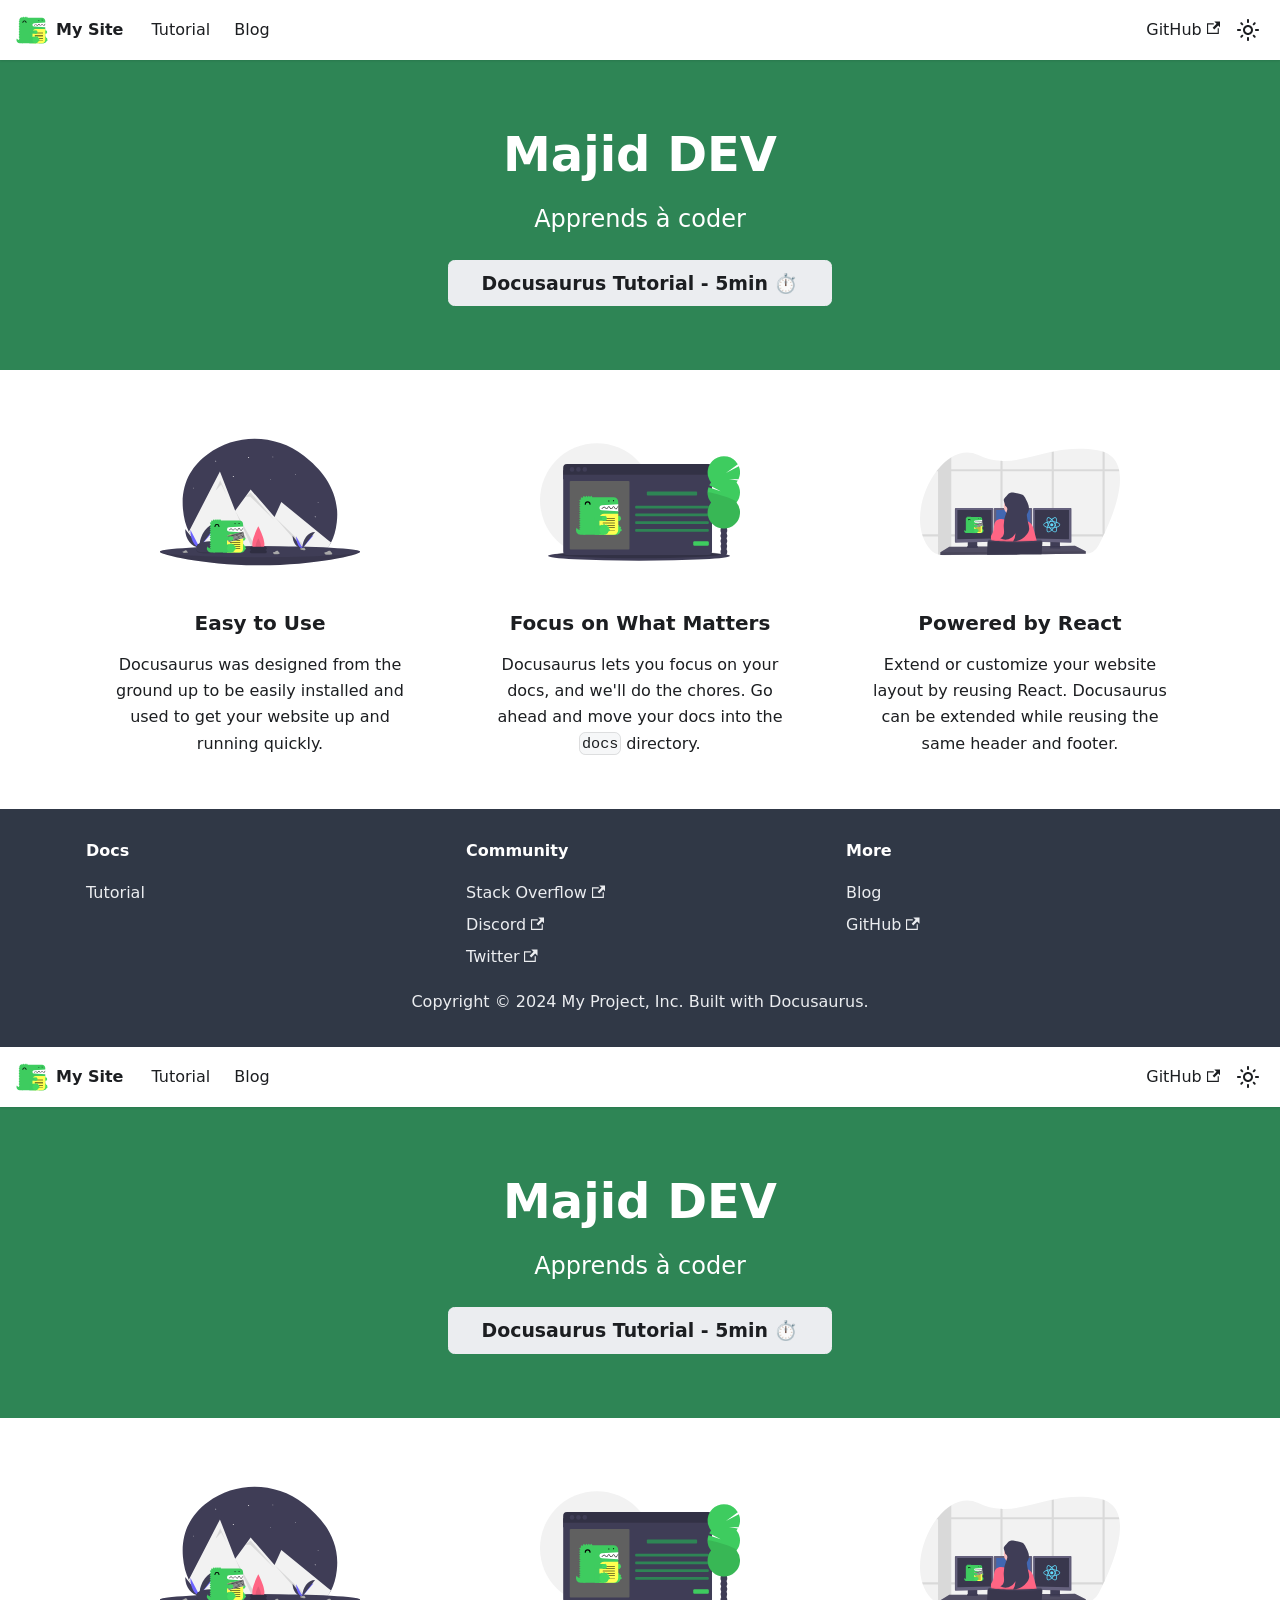
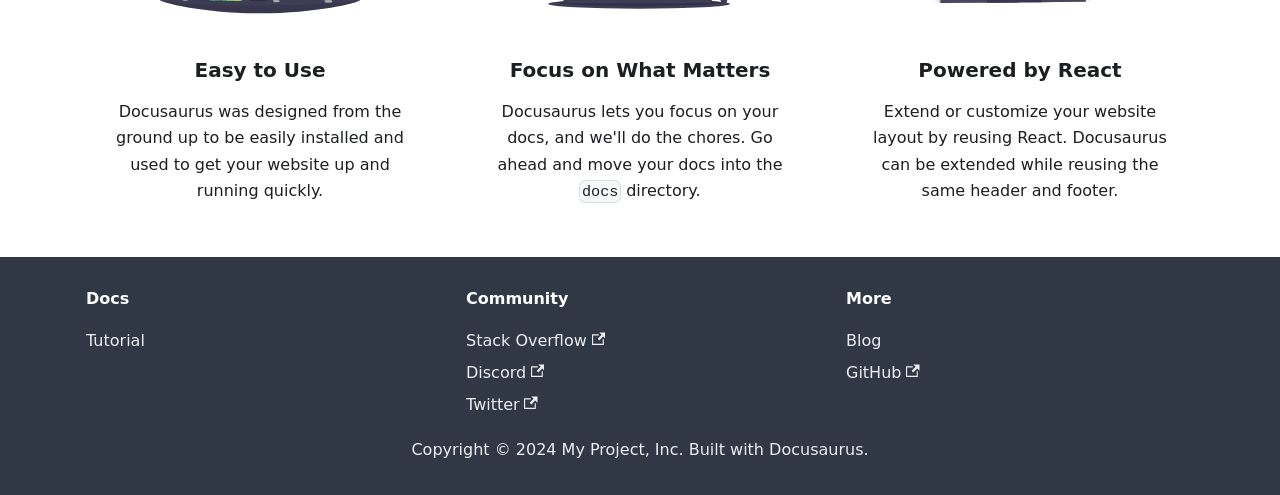
<file: index.html>
<!doctype html>
<html lang="en" dir="ltr" class="plugin-pages plugin-id-default" data-has-hydrated="false">
<head>
<meta charset="UTF-8">
<meta name="generator" content="Docusaurus v3.0.1">
<title data-rh="true">Majid DEV | Majid DEV</title><meta data-rh="true" name="viewport" content="width=device-width,initial-scale=1"><meta data-rh="true" name="twitter:card" content="summary_large_image"><meta data-rh="true" property="og:image" content="https://goyavebrave69.github.io/img/docusaurus-social-card.jpg"><meta data-rh="true" name="twitter:image" content="https://goyavebrave69.github.io/img/docusaurus-social-card.jpg"><meta data-rh="true" property="og:url" content="https://goyavebrave69.github.io/"><meta data-rh="true" property="og:locale" content="en"><meta data-rh="true" name="docusaurus_locale" content="en"><meta data-rh="true" name="docusaurus_tag" content="default"><meta data-rh="true" name="docsearch:language" content="en"><meta data-rh="true" name="docsearch:docusaurus_tag" content="default"><meta data-rh="true" property="og:title" content="Majid DEV | Majid DEV"><meta data-rh="true" name="description" content="Apprends à coder"><meta data-rh="true" property="og:description" content="Apprends à coder"><link data-rh="true" rel="icon" href="/img/favicon.ico"><link data-rh="true" rel="canonical" href="https://goyavebrave69.github.io/"><link data-rh="true" rel="alternate" href="https://goyavebrave69.github.io/" hreflang="en"><link data-rh="true" rel="alternate" href="https://goyavebrave69.github.io/" hreflang="x-default"><script data-rh="true">function insertBanner(){var n=document.createElement("div");n.id="__docusaurus-base-url-issue-banner-container";n.innerHTML='\n<div id="__docusaurus-base-url-issue-banner" style="border: thick solid red; background-color: rgb(255, 230, 179); margin: 20px; padding: 20px; font-size: 20px;">\n   <p style="font-weight: bold; font-size: 30px;">Your Docusaurus site did not load properly.</p>\n   <p>A very common reason is a wrong site <a href="https://docusaurus.io/docs/docusaurus.config.js/#baseUrl" style="font-weight: bold;">baseUrl configuration</a>.</p>\n   <p>Current configured baseUrl = <span style="font-weight: bold; color: red;">/</span>  (default value)</p>\n   <p>We suggest trying baseUrl = <span id="__docusaurus-base-url-issue-banner-suggestion-container" style="font-weight: bold; color: green;"></span></p>\n</div>\n',document.body.prepend(n);var e=document.getElementById("__docusaurus-base-url-issue-banner-suggestion-container"),s=window.location.pathname,o="/"===s.substr(-1)?s:s+"/";e.innerHTML=o}document.addEventListener("DOMContentLoaded",(function(){void 0===window.docusaurus&&insertBanner()}))</script><link rel="stylesheet" href="/assets/css/styles.ca6c4509.css">
<script src="/assets/js/runtime~main.c9b54f58.js" defer="defer"></script>
<script src="/assets/js/main.35cfb180.js" defer="defer"></script>
</head>
<body class="navigation-with-keyboard">
<script>!function(){function t(t){document.documentElement.setAttribute("data-theme",t)}var e=function(){try{return new URLSearchParams(window.location.search).get("docusaurus-theme")}catch(t){}}()||function(){try{return localStorage.getItem("theme")}catch(t){}}();t(null!==e?e:"light")}(),function(){try{const c=new URLSearchParams(window.location.search).entries();for(var[t,e]of c)if(t.startsWith("docusaurus-data-")){var a=t.replace("docusaurus-data-","data-");document.documentElement.setAttribute(a,e)}}catch(t){}}()</script><div id="__docusaurus"><div role="region" aria-label="Skip to main content"><a class="skipToContent_fXgn" href="#__docusaurus_skipToContent_fallback">Skip to main content</a></div><nav aria-label="Main" class="navbar navbar--fixed-top"><div class="navbar__inner"><div class="navbar__items"><button aria-label="Toggle navigation bar" aria-expanded="false" class="navbar__toggle clean-btn" type="button"><svg width="30" height="30" viewBox="0 0 30 30" aria-hidden="true"><path stroke="currentColor" stroke-linecap="round" stroke-miterlimit="10" stroke-width="2" d="M4 7h22M4 15h22M4 23h22"></path></svg></button><a class="navbar__brand" href="/"><div class="navbar__logo"><img src="/img/logo.svg" alt="My Site Logo" class="themedComponent_mlkZ themedComponent--light_NVdE"><img src="/img/logo.svg" alt="My Site Logo" class="themedComponent_mlkZ themedComponent--dark_xIcU"></div><b class="navbar__title text--truncate">My Site</b></a><a class="navbar__item navbar__link" href="/docs/category/spring---basics">Tutorial</a><a class="navbar__item navbar__link" href="/blog">Blog</a></div><div class="navbar__items navbar__items--right"><a href="https://github.com/facebook/docusaurus" target="_blank" rel="noopener noreferrer" class="navbar__item navbar__link">GitHub<svg width="13.5" height="13.5" aria-hidden="true" viewBox="0 0 24 24" class="iconExternalLink_nPIU"><path fill="currentColor" d="M21 13v10h-21v-19h12v2h-10v15h17v-8h2zm3-12h-10.988l4.035 4-6.977 7.07 2.828 2.828 6.977-7.07 4.125 4.172v-11z"></path></svg></a><div class="toggle_vylO colorModeToggle_DEke"><button class="clean-btn toggleButton_gllP toggleButtonDisabled_aARS" type="button" disabled="" title="Switch between dark and light mode (currently light mode)" aria-label="Switch between dark and light mode (currently light mode)" aria-live="polite"><svg viewBox="0 0 24 24" width="24" height="24" class="lightToggleIcon_pyhR"><path fill="currentColor" d="M12,9c1.65,0,3,1.35,3,3s-1.35,3-3,3s-3-1.35-3-3S10.35,9,12,9 M12,7c-2.76,0-5,2.24-5,5s2.24,5,5,5s5-2.24,5-5 S14.76,7,12,7L12,7z M2,13l2,0c0.55,0,1-0.45,1-1s-0.45-1-1-1l-2,0c-0.55,0-1,0.45-1,1S1.45,13,2,13z M20,13l2,0c0.55,0,1-0.45,1-1 s-0.45-1-1-1l-2,0c-0.55,0-1,0.45-1,1S19.45,13,20,13z M11,2v2c0,0.55,0.45,1,1,1s1-0.45,1-1V2c0-0.55-0.45-1-1-1S11,1.45,11,2z M11,20v2c0,0.55,0.45,1,1,1s1-0.45,1-1v-2c0-0.55-0.45-1-1-1C11.45,19,11,19.45,11,20z M5.99,4.58c-0.39-0.39-1.03-0.39-1.41,0 c-0.39,0.39-0.39,1.03,0,1.41l1.06,1.06c0.39,0.39,1.03,0.39,1.41,0s0.39-1.03,0-1.41L5.99,4.58z M18.36,16.95 c-0.39-0.39-1.03-0.39-1.41,0c-0.39,0.39-0.39,1.03,0,1.41l1.06,1.06c0.39,0.39,1.03,0.39,1.41,0c0.39-0.39,0.39-1.03,0-1.41 L18.36,16.95z M19.42,5.99c0.39-0.39,0.39-1.03,0-1.41c-0.39-0.39-1.03-0.39-1.41,0l-1.06,1.06c-0.39,0.39-0.39,1.03,0,1.41 s1.03,0.39,1.41,0L19.42,5.99z M7.05,18.36c0.39-0.39,0.39-1.03,0-1.41c-0.39-0.39-1.03-0.39-1.41,0l-1.06,1.06 c-0.39,0.39-0.39,1.03,0,1.41s1.03,0.39,1.41,0L7.05,18.36z"></path></svg><svg viewBox="0 0 24 24" width="24" height="24" class="darkToggleIcon_wfgR"><path fill="currentColor" d="M9.37,5.51C9.19,6.15,9.1,6.82,9.1,7.5c0,4.08,3.32,7.4,7.4,7.4c0.68,0,1.35-0.09,1.99-0.27C17.45,17.19,14.93,19,12,19 c-3.86,0-7-3.14-7-7C5,9.07,6.81,6.55,9.37,5.51z M12,3c-4.97,0-9,4.03-9,9s4.03,9,9,9s9-4.03,9-9c0-0.46-0.04-0.92-0.1-1.36 c-0.98,1.37-2.58,2.26-4.4,2.26c-2.98,0-5.4-2.42-5.4-5.4c0-1.81,0.89-3.42,2.26-4.4C12.92,3.04,12.46,3,12,3L12,3z"></path></svg></button></div><div class="navbarSearchContainer_Bca1"></div></div></div><div role="presentation" class="navbar-sidebar__backdrop"></div></nav><div id="__docusaurus_skipToContent_fallback" class="main-wrapper mainWrapper_z2l0"><header class="hero hero--primary heroBanner_qdFl"><div class="container"><h1 class="hero__title">Majid DEV</h1><p class="hero__subtitle">Apprends à coder</p><div class="buttons_AeoN"><a class="button button--secondary button--lg" href="/docs">Docusaurus Tutorial - 5min ⏱️</a></div></div></header><main><section class="features_t9lD"><div class="container"><div class="row"><div class="col col--4"><div class="text--center"><svg xmlns="http://www.w3.org/2000/svg" width="1088" height="687.962" viewBox="0 0 1088 687.962" class="featureSvg_GfXr" role="img"><title>Easy to Use</title><g data-name="Group 12"><g data-name="Group 11"><path data-name="Path 83" d="M961.81 454.442c-5.27 45.15-16.22 81.4-31.25 110.31-20 38.52-54.21 54.04-84.77 70.28a193.275 193.275 0 0 1-27.46 11.94c-55.61 19.3-117.85 14.18-166.74 3.99a657.282 657.282 0 0 0-104.09-13.16q-14.97-.675-29.97-.67c-15.42.02-293.07 5.29-360.67-131.57-16.69-33.76-28.13-75-32.24-125.27-11.63-142.12 52.29-235.46 134.74-296.47 155.97-115.41 369.76-110.57 523.43 7.88 102.36 78.9 198.2 198.31 179.02 362.74Z" fill="#3f3d56"></path><path data-name="Path 84" d="M930.56 564.752c-20 38.52-47.21 64.04-77.77 80.28a193.272 193.272 0 0 1-27.46 11.94c-55.61 19.3-117.85 14.18-166.74 3.99a657.3 657.3 0 0 0-104.09-13.16q-14.97-.675-29.97-.67-23.13.03-46.25 1.72c-100.17 7.36-253.82-6.43-321.42-143.29L326 177.962l62.95 161.619 20.09 51.59 55.37-75.98L493 275.962l130.2 149.27 36.8-81.27 254.78 207.919 14.21 11.59Z" fill="#f2f2f2"></path><path data-name="Path 85" d="m302 282.962 26-57 36 83-31-60Z" opacity="0.1"></path><path data-name="Path 86" d="M554.5 647.802q-14.97-.675-29.97-.67l-115.49-255.96Z" opacity="0.1"></path><path data-name="Path 87" d="M464.411 315.191 493 292.962l130 150-132-128Z" opacity="0.1"></path><path data-name="Path 88" d="M852.79 645.032a193.265 193.265 0 0 1-27.46 11.94L623.2 425.232Z" opacity="0.1"></path><circle data-name="Ellipse 11" cx="3" cy="3" r="3" transform="translate(479 98.962)" fill="#f2f2f2"></circle><circle data-name="Ellipse 12" cx="3" cy="3" r="3" transform="translate(396 201.962)" fill="#f2f2f2"></circle><circle data-name="Ellipse 13" cx="2" cy="2" r="2" transform="translate(600 220.962)" fill="#f2f2f2"></circle><circle data-name="Ellipse 14" cx="2" cy="2" r="2" transform="translate(180 265.962)" fill="#f2f2f2"></circle><circle data-name="Ellipse 15" cx="2" cy="2" r="2" transform="translate(612 96.962)" fill="#f2f2f2"></circle><circle data-name="Ellipse 16" cx="2" cy="2" r="2" transform="translate(736 192.962)" fill="#f2f2f2"></circle><circle data-name="Ellipse 17" cx="2" cy="2" r="2" transform="translate(858 344.962)" fill="#f2f2f2"></circle><path data-name="Path 89" d="M306 121.222h-2.76v-2.76h-1.48v2.76H299v1.478h2.76v2.759h1.48V122.7H306Z" fill="#f2f2f2"></path><path data-name="Path 90" d="M848 424.222h-2.76v-2.76h-1.48v2.76H841v1.478h2.76v2.759h1.48V425.7H848Z" fill="#f2f2f2"></path><path data-name="Path 91" d="M1088 613.962c0 16.569-243.557 74-544 74s-544-57.431-544-74 243.557 14 544 14 544-30.568 544-14Z" fill="#3f3d56"></path><path data-name="Path 92" d="M1088 613.962c0 16.569-243.557 74-544 74s-544-57.431-544-74 243.557 14 544 14 544-30.568 544-14Z" opacity="0.1"></path><ellipse data-name="Ellipse 18" cx="544" cy="30" rx="544" ry="30" transform="translate(0 583.962)" fill="#3f3d56"></ellipse><path data-name="Path 93" d="M568 571.962c0 33.137-14.775 24-33 24s-33 9.137-33-24 33-96 33-96 33 62.863 33 96Z" fill="#ff6584"></path><path data-name="Path 94" d="M550 584.641c0 15.062-6.716 10.909-15 10.909s-15 4.153-15-10.909 15-43.636 15-43.636 15 28.576 15 43.636Z" opacity="0.1"></path><rect data-name="Rectangle 97" width="92" height="18" rx="9" transform="translate(489 604.962)" fill="#2f2e41"></rect><rect data-name="Rectangle 98" width="92" height="18" rx="9" transform="translate(489 586.962)" fill="#2f2e41"></rect><path data-name="Path 95" d="M137 490.528c0 55.343 34.719 100.126 77.626 100.126" fill="#3f3d56"></path><path data-name="Path 96" d="M214.626 590.654c0-55.965 38.745-101.251 86.626-101.251" fill="#6c63ff"></path><path data-name="Path 97" d="M165.125 495.545c0 52.57 22.14 95.109 49.5 95.109" fill="#6c63ff"></path><path data-name="Path 98" d="M214.626 590.654c0-71.511 44.783-129.377 100.126-129.377" fill="#3f3d56"></path><path data-name="Path 99" d="M198.3 591.36s11.009-.339 14.326-2.7 16.934-5.183 17.757-1.395 16.544 18.844 4.115 18.945-28.879-1.936-32.19-3.953-4.008-10.897-4.008-10.897Z" fill="#a8a8a8"></path><path data-name="Path 100" d="M234.716 604.89c-12.429.1-28.879-1.936-32.19-3.953-2.522-1.536-3.527-7.048-3.863-9.591l-.368.014s.7 8.879 4.009 10.9 19.761 4.053 32.19 3.953c3.588-.029 4.827-1.305 4.759-3.2-.498 1.142-1.867 1.855-4.537 1.877Z" opacity="0.2"></path><path data-name="Path 101" d="M721.429 527.062c0 38.029 23.857 68.8 53.341 68.8" fill="#3f3d56"></path><path data-name="Path 102" d="M774.769 595.863c0-38.456 26.623-69.575 59.525-69.575" fill="#6c63ff"></path><path data-name="Path 103" d="M740.755 530.509c0 36.124 15.213 65.354 34.014 65.354" fill="#6c63ff"></path><path data-name="Path 104" d="M774.769 595.863c0-49.139 30.773-88.9 68.8-88.9" fill="#3f3d56"></path><path data-name="Path 105" d="M763.548 596.348s7.565-.233 9.844-1.856 11.636-3.562 12.2-.958 11.368 12.949 2.828 13.018-19.844-1.33-22.119-2.716-2.753-7.488-2.753-7.488Z" fill="#a8a8a8"></path><path data-name="Path 106" d="M788.574 605.645c-8.54.069-19.844-1.33-22.119-2.716-1.733-1.056-2.423-4.843-2.654-6.59l-.253.01s.479 6.1 2.755 7.487 13.579 2.785 22.119 2.716c2.465-.02 3.317-.9 3.27-2.2-.343.788-1.283 1.278-3.118 1.293Z" opacity="0.2"></path><path data-name="Path 107" d="M893.813 618.699s11.36-1.729 14.5-4.591 16.89-7.488 18.217-3.667 19.494 17.447 6.633 19.107-30.153 1.609-33.835-.065-5.515-10.784-5.515-10.784Z" fill="#a8a8a8"></path><path data-name="Path 108" d="M933.228 628.154c-12.86 1.659-30.153 1.609-33.835-.065-2.8-1.275-4.535-6.858-5.2-9.45l-.379.061s1.833 9.109 5.516 10.783 20.975 1.725 33.835.065c3.712-.479 4.836-1.956 4.529-3.906-.375 1.246-1.703 2.156-4.466 2.512Z" opacity="0.2"></path><path data-name="Path 109" d="M614.26 617.881s9.587-1.459 12.237-3.875 14.255-6.32 15.374-3.095 16.452 14.725 5.6 16.125-25.448 1.358-28.555-.055-4.656-9.1-4.656-9.1Z" fill="#a8a8a8"></path><path data-name="Path 110" d="M647.524 625.856c-10.853 1.4-25.448 1.358-28.555-.055-2.367-1.076-3.827-5.788-4.39-7.976l-.32.051s1.547 7.687 4.655 9.1 17.7 1.456 28.555.055c3.133-.4 4.081-1.651 3.822-3.3-.314 1.057-1.435 1.825-3.767 2.125Z" opacity="0.2"></path><path data-name="Path 111" d="M122.389 613.09s7.463-1.136 9.527-3.016 11.1-4.92 11.969-2.409 12.808 11.463 4.358 12.553-19.811 1.057-22.23-.043-3.624-7.085-3.624-7.085Z" fill="#a8a8a8"></path><path data-name="Path 112" d="M148.285 619.302c-8.449 1.09-19.811 1.057-22.23-.043-1.842-.838-2.979-4.506-3.417-6.209l-.249.04s1.2 5.984 3.624 7.085 13.781 1.133 22.23.043c2.439-.315 3.177-1.285 2.976-2.566-.246.818-1.119 1.416-2.934 1.65Z" opacity="0.2"></path><path data-name="Path 113" d="M383.7 601.318c0 30.22-42.124 20.873-93.7 20.873s-93.074 9.347-93.074-20.873 42.118-36.793 93.694-36.793 93.08 6.573 93.08 36.793Z" opacity="0.1"></path><path data-name="Path 114" d="M383.7 593.881c0 30.22-42.124 20.873-93.7 20.873s-93.074 9.347-93.074-20.873 42.114-36.8 93.69-36.8 93.084 6.576 93.084 36.8Z" fill="#3f3d56"></path></g><path data-name="Path 40" d="M360.175 475.732h91.791v37.153h-91.791Z" fill="#fff" fill-rule="evenodd"></path><path data-name="Path 41" d="M277.126 597.026a21.828 21.828 0 0 1-18.908-10.927 21.829 21.829 0 0 0 18.908 32.782h21.855v-21.855Z" fill="#3ecc5f" fill-rule="evenodd"></path><path data-name="Path 42" d="m375.451 481.607 76.514-4.782v-10.928a21.854 21.854 0 0 0-21.855-21.855h-98.347l-2.732-4.735a3.154 3.154 0 0 0-5.464 0l-2.732 4.732-2.732-4.732a3.154 3.154 0 0 0-5.464 0l-2.732 4.732-2.731-4.732a3.154 3.154 0 0 0-5.464 0l-2.732 4.735h-.071l-4.526-4.525a3.153 3.153 0 0 0-5.276 1.414l-1.5 5.577-5.674-1.521a3.154 3.154 0 0 0-3.863 3.864l1.52 5.679-5.575 1.494a3.155 3.155 0 0 0-1.416 5.278l4.526 4.526v.07l-4.735 2.731a3.154 3.154 0 0 0 0 5.464l4.732 2.732-4.732 2.732a3.154 3.154 0 0 0 0 5.464l4.732 2.732-4.732 2.731a3.154 3.154 0 0 0 0 5.464l4.732 2.732-4.732 2.727a3.154 3.154 0 0 0 0 5.464l4.735 2.736-4.735 2.732a3.154 3.154 0 0 0 0 5.464l4.732 2.732-4.732 2.732a3.154 3.154 0 0 0 0 5.464l4.732 2.732-4.732 2.731a3.154 3.154 0 0 0 0 5.464l4.732 2.732-4.732 2.732a3.154 3.154 0 0 0 0 5.464l4.732 2.732-4.732 2.731a3.154 3.154 0 0 0 0 5.464l4.732 2.732-4.732 2.731a3.154 3.154 0 0 0 0 5.464l4.732 2.732-4.732 2.735a3.154 3.154 0 0 0 0 5.464l4.732 2.732-4.732 2.728a3.154 3.154 0 0 0 0 5.464l4.732 2.732a21.854 21.854 0 0 0 21.858 21.855h131.13a21.854 21.854 0 0 0 21.855-21.855v-87.42l-76.514-4.782a11.632 11.632 0 0 1 0-23.219" fill="#3ecc5f" fill-rule="evenodd"></path><path data-name="Path 43" d="M408.255 618.882h32.782v-43.71h-32.782Z" fill="#3ecc5f" fill-rule="evenodd"></path><path data-name="Path 44" d="M462.893 591.563a5.438 5.438 0 0 0-.7.07c-.042-.164-.081-.329-.127-.493a5.457 5.457 0 1 0-5.4-9.372q-.181-.185-.366-.367a5.454 5.454 0 1 0-9.384-5.4c-.162-.046-.325-.084-.486-.126a5.467 5.467 0 1 0-10.788 0c-.162.042-.325.08-.486.126a5.457 5.457 0 1 0-9.384 5.4 21.843 21.843 0 1 0 36.421 21.02 5.452 5.452 0 1 0 .7-10.858" fill="#44d860" fill-rule="evenodd"></path><path data-name="Path 45" d="M419.183 553.317h32.782v-21.855h-32.782Z" fill="#3ecc5f" fill-rule="evenodd"></path><path data-name="Path 46" d="M462.893 545.121a2.732 2.732 0 1 0 0-5.464 2.811 2.811 0 0 0-.349.035c-.022-.082-.04-.164-.063-.246a2.733 2.733 0 0 0-1.052-5.253 2.7 2.7 0 0 0-1.648.566q-.09-.093-.184-.184a2.7 2.7 0 0 0 .553-1.633 2.732 2.732 0 0 0-5.245-1.07 10.928 10.928 0 1 0 0 21.031 2.732 2.732 0 0 0 5.245-1.07 2.7 2.7 0 0 0-.553-1.633q.093-.09.184-.184a2.7 2.7 0 0 0 1.648.566 2.732 2.732 0 0 0 1.052-5.253c.023-.081.042-.164.063-.246a2.814 2.814 0 0 0 .349.035" fill="#44d860" fill-rule="evenodd"></path><path data-name="Path 47" d="M320.836 479.556a2.732 2.732 0 0 1-2.732-2.732 8.2 8.2 0 0 0-16.391 0 2.732 2.732 0 0 1-5.464 0 13.66 13.66 0 0 1 27.319 0 2.732 2.732 0 0 1-2.732 2.732" fill-rule="evenodd"></path><path data-name="Path 48" d="M364.546 618.881h65.565a21.854 21.854 0 0 0 21.855-21.855v-76.492h-65.565a21.854 21.854 0 0 0-21.855 21.855Z" fill="#ffff50" fill-rule="evenodd"></path><path data-name="Path 49" d="M435.596 554.41h-54.681a1.093 1.093 0 1 1 0-2.185h54.681a1.093 1.093 0 0 1 0 2.185m0 21.855h-54.681a1.093 1.093 0 1 1 0-2.186h54.681a1.093 1.093 0 0 1 0 2.186m0 21.855h-54.681a1.093 1.093 0 1 1 0-2.185h54.681a1.093 1.093 0 0 1 0 2.185m0-54.434h-54.681a1.093 1.093 0 1 1 0-2.185h54.681a1.093 1.093 0 0 1 0 2.185m0 21.652h-54.681a1.093 1.093 0 1 1 0-2.186h54.681a1.093 1.093 0 0 1 0 2.186m0 21.855h-54.681a1.093 1.093 0 1 1 0-2.186h54.681a1.093 1.093 0 0 1 0 2.186m16.369-100.959c-.013 0-.024-.007-.037-.005-3.377.115-4.974 3.492-6.384 6.472-1.471 3.114-2.608 5.139-4.473 5.078-2.064-.074-3.244-2.406-4.494-4.874-1.436-2.835-3.075-6.049-6.516-5.929-3.329.114-4.932 3.053-6.346 5.646-1.5 2.762-2.529 4.442-4.5 4.364-2.106-.076-3.225-1.972-4.52-4.167-1.444-2.443-3.112-5.191-6.487-5.1-3.272.113-4.879 2.606-6.3 4.808-1.5 2.328-2.552 3.746-4.551 3.662-2.156-.076-3.27-1.65-4.558-3.472-1.447-2.047-3.077-4.363-6.442-4.251-3.2.109-4.807 2.153-6.224 3.954-1.346 1.709-2.4 3.062-4.621 2.977a1.094 1.094 0 0 0-.079 2.186c3.3.11 4.967-1.967 6.417-3.81 1.286-1.635 2.4-3.045 4.582-3.12 2.1-.09 3.091 1.218 4.584 3.327 1.417 2 3.026 4.277 6.263 4.394 3.391.114 5.022-2.42 6.467-4.663 1.292-2 2.406-3.734 4.535-3.807 1.959-.073 3.026 1.475 4.529 4.022 1.417 2.4 3.023 5.121 6.324 5.241 3.415.118 5.064-2.863 6.5-5.5 1.245-2.282 2.419-4.437 4.5-4.509 1.959-.046 2.981 1.743 4.492 4.732 1.412 2.79 3.013 5.95 6.365 6.071h.185c3.348 0 4.937-3.36 6.343-6.331 1.245-2.634 2.423-5.114 4.444-5.216Z" fill-rule="evenodd"></path><path data-name="Path 50" d="M342.691 618.882h43.71v-43.71h-43.71Z" fill="#3ecc5f" fill-rule="evenodd"></path><g data-name="Group 8" transform="rotate(-14.98 2188.845 -1120.376)"><rect data-name="Rectangle 3" width="92.361" height="36.462" rx="2" fill="#d8d8d8"></rect><g data-name="Group 2" transform="translate(1.531 23.03)" fill="#4a4a4a"><rect data-name="Rectangle 4" width="5.336" height="5.336" rx="1" transform="translate(16.797)"></rect><rect data-name="Rectangle 5" width="5.336" height="5.336" rx="1" transform="translate(23.12)"></rect><rect data-name="Rectangle 6" width="5.336" height="5.336" rx="1" transform="translate(29.444)"></rect><rect data-name="Rectangle 7" width="5.336" height="5.336" rx="1" transform="translate(35.768)"></rect><rect data-name="Rectangle 8" width="5.336" height="5.336" rx="1" transform="translate(42.091)"></rect><rect data-name="Rectangle 9" width="5.336" height="5.336" rx="1" transform="translate(48.415)"></rect><rect data-name="Rectangle 10" width="5.336" height="5.336" rx="1" transform="translate(54.739)"></rect><rect data-name="Rectangle 11" width="5.336" height="5.336" rx="1" transform="translate(61.063)"></rect><rect data-name="Rectangle 12" width="5.336" height="5.336" rx="1" transform="translate(67.386)"></rect><path data-name="Path 51" d="M1.093 0h13.425a1.093 1.093 0 0 1 1.093 1.093v3.15a1.093 1.093 0 0 1-1.093 1.093H1.093A1.093 1.093 0 0 1 0 4.243v-3.15A1.093 1.093 0 0 1 1.093 0ZM75 0h13.426a1.093 1.093 0 0 1 1.093 1.093v3.15a1.093 1.093 0 0 1-1.093 1.093H75a1.093 1.093 0 0 1-1.093-1.093v-3.15A1.093 1.093 0 0 1 75 0Z" fill-rule="evenodd"></path></g><g data-name="Group 3" transform="translate(1.531 10.261)" fill="#4a4a4a"><path data-name="Path 52" d="M1.093 0h5.125A1.093 1.093 0 0 1 7.31 1.093v3.149a1.093 1.093 0 0 1-1.092 1.093H1.093A1.093 1.093 0 0 1 0 4.242V1.093A1.093 1.093 0 0 1 1.093 0Z" fill-rule="evenodd"></path><rect data-name="Rectangle 13" width="5.336" height="5.336" rx="1" transform="translate(8.299)"></rect><rect data-name="Rectangle 14" width="5.336" height="5.336" rx="1" transform="translate(14.623)"></rect><rect data-name="Rectangle 15" width="5.336" height="5.336" rx="1" transform="translate(20.947)"></rect><rect data-name="Rectangle 16" width="5.336" height="5.336" rx="1" transform="translate(27.271)"></rect><rect data-name="Rectangle 17" width="5.336" height="5.336" rx="1" transform="translate(33.594)"></rect><rect data-name="Rectangle 18" width="5.336" height="5.336" rx="1" transform="translate(39.918)"></rect><rect data-name="Rectangle 19" width="5.336" height="5.336" rx="1" transform="translate(46.242)"></rect><rect data-name="Rectangle 20" width="5.336" height="5.336" rx="1" transform="translate(52.565)"></rect><rect data-name="Rectangle 21" width="5.336" height="5.336" rx="1" transform="translate(58.888)"></rect><rect data-name="Rectangle 22" width="5.336" height="5.336" rx="1" transform="translate(65.212)"></rect><rect data-name="Rectangle 23" width="5.336" height="5.336" rx="1" transform="translate(71.536)"></rect><rect data-name="Rectangle 24" width="5.336" height="5.336" rx="1" transform="translate(77.859)"></rect><rect data-name="Rectangle 25" width="5.336" height="5.336" rx="1" transform="translate(84.183)"></rect></g><g data-name="Group 4" transform="rotate(180 45.525 4.773)" fill="#4a4a4a"><path data-name="Path 53" d="M1.093 0h5.126a1.093 1.093 0 0 1 1.093 1.093v3.15a1.093 1.093 0 0 1-1.093 1.093H1.093A1.093 1.093 0 0 1 0 4.243v-3.15A1.093 1.093 0 0 1 1.093 0Z" fill-rule="evenodd"></path><rect data-name="Rectangle 26" width="5.336" height="5.336" rx="1" transform="translate(8.299)"></rect><rect data-name="Rectangle 27" width="5.336" height="5.336" rx="1" transform="translate(14.623)"></rect><rect data-name="Rectangle 28" width="5.336" height="5.336" rx="1" transform="translate(20.947)"></rect><rect data-name="Rectangle 29" width="5.336" height="5.336" rx="1" transform="translate(27.271)"></rect><rect data-name="Rectangle 30" width="5.336" height="5.336" rx="1" transform="translate(33.594)"></rect><rect data-name="Rectangle 31" width="5.336" height="5.336" rx="1" transform="translate(39.918)"></rect><rect data-name="Rectangle 32" width="5.336" height="5.336" rx="1" transform="translate(46.242)"></rect><rect data-name="Rectangle 33" width="5.336" height="5.336" rx="1" transform="translate(52.565)"></rect><rect data-name="Rectangle 34" width="5.336" height="5.336" rx="1" transform="translate(58.889)"></rect><rect data-name="Rectangle 35" width="5.336" height="5.336" rx="1" transform="translate(65.213)"></rect><rect data-name="Rectangle 36" width="5.336" height="5.336" rx="1" transform="translate(71.537)"></rect><rect data-name="Rectangle 37" width="5.336" height="5.336" rx="1" transform="translate(77.86)"></rect><rect data-name="Rectangle 38" width="5.336" height="5.336" rx="1" transform="translate(84.183)"></rect><rect data-name="Rectangle 39" width="5.336" height="5.336" rx="1" transform="translate(8.299)"></rect><rect data-name="Rectangle 40" width="5.336" height="5.336" rx="1" transform="translate(14.623)"></rect><rect data-name="Rectangle 41" width="5.336" height="5.336" rx="1" transform="translate(20.947)"></rect><rect data-name="Rectangle 42" width="5.336" height="5.336" rx="1" transform="translate(27.271)"></rect><rect data-name="Rectangle 43" width="5.336" height="5.336" rx="1" transform="translate(33.594)"></rect><rect data-name="Rectangle 44" width="5.336" height="5.336" rx="1" transform="translate(39.918)"></rect><rect data-name="Rectangle 45" width="5.336" height="5.336" rx="1" transform="translate(46.242)"></rect><rect data-name="Rectangle 46" width="5.336" height="5.336" rx="1" transform="translate(52.565)"></rect><rect data-name="Rectangle 47" width="5.336" height="5.336" rx="1" transform="translate(58.889)"></rect><rect data-name="Rectangle 48" width="5.336" height="5.336" rx="1" transform="translate(65.213)"></rect><rect data-name="Rectangle 49" width="5.336" height="5.336" rx="1" transform="translate(71.537)"></rect><rect data-name="Rectangle 50" width="5.336" height="5.336" rx="1" transform="translate(77.86)"></rect><rect data-name="Rectangle 51" width="5.336" height="5.336" rx="1" transform="translate(84.183)"></rect></g><g data-name="Group 6" fill="#4a4a4a"><path data-name="Path 54" d="M2.624 16.584h7.3a1.093 1.093 0 0 1 1.092 1.093v3.15a1.093 1.093 0 0 1-1.093 1.093h-7.3a1.093 1.093 0 0 1-1.092-1.093v-3.149a1.093 1.093 0 0 1 1.093-1.094Z" fill-rule="evenodd"></path><g data-name="Group 5" transform="translate(12.202 16.584)"><rect data-name="Rectangle 52" width="5.336" height="5.336" rx="1"></rect><rect data-name="Rectangle 53" width="5.336" height="5.336" rx="1" transform="translate(6.324)"></rect><rect data-name="Rectangle 54" width="5.336" height="5.336" rx="1" transform="translate(12.647)"></rect><rect data-name="Rectangle 55" width="5.336" height="5.336" rx="1" transform="translate(18.971)"></rect><rect data-name="Rectangle 56" width="5.336" height="5.336" rx="1" transform="translate(25.295)"></rect><rect data-name="Rectangle 57" width="5.336" height="5.336" rx="1" transform="translate(31.619)"></rect><rect data-name="Rectangle 58" width="5.336" height="5.336" rx="1" transform="translate(37.942)"></rect><rect data-name="Rectangle 59" width="5.336" height="5.336" rx="1" transform="translate(44.265)"></rect><rect data-name="Rectangle 60" width="5.336" height="5.336" rx="1" transform="translate(50.589)"></rect><rect data-name="Rectangle 61" width="5.336" height="5.336" rx="1" transform="translate(56.912)"></rect><rect data-name="Rectangle 62" width="5.336" height="5.336" rx="1" transform="translate(63.236)"></rect></g><path data-name="Path 55" d="M83.053 16.584h6.906a1.093 1.093 0 0 1 1.091 1.093v3.15a1.093 1.093 0 0 1-1.091 1.093h-6.907a1.093 1.093 0 0 1-1.093-1.093v-3.149a1.093 1.093 0 0 1 1.093-1.094Z" fill-rule="evenodd"></path></g><g data-name="Group 7" transform="translate(1.531 29.627)" fill="#4a4a4a"><rect data-name="Rectangle 63" width="5.336" height="5.336" rx="1"></rect><rect data-name="Rectangle 64" width="5.336" height="5.336" rx="1" transform="translate(6.324)"></rect><rect data-name="Rectangle 65" width="5.336" height="5.336" rx="1" transform="translate(12.647)"></rect><rect data-name="Rectangle 66" width="5.336" height="5.336" rx="1" transform="translate(18.971)"></rect><path data-name="Path 56" d="M26.387 0h30.422a1.093 1.093 0 0 1 1.093 1.093v3.151a1.093 1.093 0 0 1-1.093 1.093H26.387a1.093 1.093 0 0 1-1.093-1.093V1.093A1.093 1.093 0 0 1 26.387 0Zm33.594 0h3.942a1.093 1.093 0 0 1 1.093 1.093v3.151a1.093 1.093 0 0 1-1.093 1.093h-3.942a1.093 1.093 0 0 1-1.093-1.093V1.093A1.093 1.093 0 0 1 59.981 0Z" fill-rule="evenodd"></path><rect data-name="Rectangle 67" width="5.336" height="5.336" rx="1" transform="translate(66.003)"></rect><rect data-name="Rectangle 68" width="5.336" height="5.336" rx="1" transform="translate(72.327)"></rect><rect data-name="Rectangle 69" width="5.336" height="5.336" rx="1" transform="translate(84.183)"></rect><path data-name="Path 57" d="M78.254 2.273v-1.18A1.093 1.093 0 0 1 79.347 0h3.15a1.093 1.093 0 0 1 1.093 1.093v1.18Z"></path><path data-name="Path 58" d="M83.591 3.063v1.18a1.093 1.093 0 0 1-1.093 1.093h-3.15a1.093 1.093 0 0 1-1.093-1.093v-1.18Z"></path></g><rect data-name="Rectangle 70" width="88.927" height="2.371" rx="1.085" transform="translate(1.925 1.17)" fill="#4a4a4a"></rect><rect data-name="Rectangle 71" width="4.986" height="1.581" rx="0.723" transform="translate(4.1 1.566)" fill="#d8d8d8" opacity="0.136"></rect><rect data-name="Rectangle 72" width="4.986" height="1.581" rx="0.723" transform="translate(10.923 1.566)" fill="#d8d8d8" opacity="0.136"></rect><rect data-name="Rectangle 73" width="4.986" height="1.581" rx="0.723" transform="translate(16.173 1.566)" fill="#d8d8d8" opacity="0.136"></rect><rect data-name="Rectangle 74" width="4.986" height="1.581" rx="0.723" transform="translate(21.421 1.566)" fill="#d8d8d8" opacity="0.136"></rect><rect data-name="Rectangle 75" width="4.986" height="1.581" rx="0.723" transform="translate(26.671 1.566)" fill="#d8d8d8" opacity="0.136"></rect><rect data-name="Rectangle 76" width="4.986" height="1.581" rx="0.723" transform="translate(33.232 1.566)" fill="#d8d8d8" opacity="0.136"></rect><rect data-name="Rectangle 77" width="4.986" height="1.581" rx="0.723" transform="translate(38.48 1.566)" fill="#d8d8d8" opacity="0.136"></rect><rect data-name="Rectangle 78" width="4.986" height="1.581" rx="0.723" transform="translate(43.73 1.566)" fill="#d8d8d8" opacity="0.136"></rect><rect data-name="Rectangle 79" width="4.986" height="1.581" rx="0.723" transform="translate(48.978 1.566)" fill="#d8d8d8" opacity="0.136"></rect><rect data-name="Rectangle 80" width="4.986" height="1.581" rx="0.723" transform="translate(55.54 1.566)" fill="#d8d8d8" opacity="0.136"></rect><rect data-name="Rectangle 81" width="4.986" height="1.581" rx="0.723" transform="translate(60.788 1.566)" fill="#d8d8d8" opacity="0.136"></rect><rect data-name="Rectangle 82" width="4.986" height="1.581" rx="0.723" transform="translate(66.038 1.566)" fill="#d8d8d8" opacity="0.136"></rect><rect data-name="Rectangle 83" width="4.986" height="1.581" rx="0.723" transform="translate(72.599 1.566)" fill="#d8d8d8" opacity="0.136"></rect><rect data-name="Rectangle 84" width="4.986" height="1.581" rx="0.723" transform="translate(77.847 1.566)" fill="#d8d8d8" opacity="0.136"></rect><rect data-name="Rectangle 85" width="4.986" height="1.581" rx="0.723" transform="translate(83.097 1.566)" fill="#d8d8d8" opacity="0.136"></rect></g><path data-name="Path 59" d="M408.256 591.563a5.439 5.439 0 0 0-.7.07c-.042-.164-.081-.329-.127-.493a5.457 5.457 0 1 0-5.4-9.372q-.181-.185-.366-.367a5.454 5.454 0 1 0-9.384-5.4c-.162-.046-.325-.084-.486-.126a5.467 5.467 0 1 0-10.788 0c-.162.042-.325.08-.486.126a5.457 5.457 0 1 0-9.384 5.4 21.843 21.843 0 1 0 36.421 21.02 5.452 5.452 0 1 0 .7-10.858" fill="#44d860" fill-rule="evenodd"></path><path data-name="Path 60" d="M342.691 553.317h43.71v-21.855h-43.71Z" fill="#3ecc5f" fill-rule="evenodd"></path><path data-name="Path 61" d="M397.328 545.121a2.732 2.732 0 1 0 0-5.464 2.811 2.811 0 0 0-.349.035c-.022-.082-.04-.164-.063-.246a2.733 2.733 0 0 0-1.052-5.253 2.7 2.7 0 0 0-1.648.566q-.09-.093-.184-.184a2.7 2.7 0 0 0 .553-1.633 2.732 2.732 0 0 0-5.245-1.07 10.928 10.928 0 1 0 0 21.031 2.732 2.732 0 0 0 5.245-1.07 2.7 2.7 0 0 0-.553-1.633q.093-.09.184-.184a2.7 2.7 0 0 0 1.648.566 2.732 2.732 0 0 0 1.052-5.253c.023-.081.042-.164.063-.246a2.811 2.811 0 0 0 .349.035" fill="#44d860" fill-rule="evenodd"></path><path data-name="Path 62" d="M408.256 464.531a2.967 2.967 0 0 1-.535-.055 2.754 2.754 0 0 1-.514-.153 2.838 2.838 0 0 1-.471-.251 4.139 4.139 0 0 1-.415-.339 3.2 3.2 0 0 1-.338-.415 2.7 2.7 0 0 1-.459-1.517 2.968 2.968 0 0 1 .055-.535 3.152 3.152 0 0 1 .152-.514 2.874 2.874 0 0 1 .252-.47 2.633 2.633 0 0 1 .753-.754 2.837 2.837 0 0 1 .471-.251 2.753 2.753 0 0 1 .514-.153 2.527 2.527 0 0 1 1.071 0 2.654 2.654 0 0 1 .983.4 4.139 4.139 0 0 1 .415.339 4.019 4.019 0 0 1 .339.415 2.786 2.786 0 0 1 .251.47 2.864 2.864 0 0 1 .208 1.049 2.77 2.77 0 0 1-.8 1.934 4.139 4.139 0 0 1-.415.339 2.722 2.722 0 0 1-1.519.459m21.855-1.366a2.789 2.789 0 0 1-1.935-.8 4.162 4.162 0 0 1-.338-.415 2.7 2.7 0 0 1-.459-1.519 2.789 2.789 0 0 1 .8-1.934 4.139 4.139 0 0 1 .415-.339 2.838 2.838 0 0 1 .471-.251 2.752 2.752 0 0 1 .514-.153 2.527 2.527 0 0 1 1.071 0 2.654 2.654 0 0 1 .983.4 4.139 4.139 0 0 1 .415.339 2.79 2.79 0 0 1 .8 1.934 3.069 3.069 0 0 1-.055.535 2.779 2.779 0 0 1-.153.514 3.885 3.885 0 0 1-.251.47 4.02 4.02 0 0 1-.339.415 4.138 4.138 0 0 1-.415.339 2.722 2.722 0 0 1-1.519.459" fill-rule="evenodd"></path></g></svg></div><div class="text--center padding-horiz--md"><h3>Easy to Use</h3><p>Docusaurus was designed from the ground up to be easily installed and used to get your website up and running quickly.</p></div></div><div class="col col--4"><div class="text--center"><svg xmlns="http://www.w3.org/2000/svg" width="1129" height="663" viewBox="0 0 1129 663" class="featureSvg_GfXr" role="img"><title>Focus on What Matters</title><circle cx="321" cy="321" r="321" fill="#f2f2f2"></circle><ellipse cx="559" cy="635.5" rx="514" ry="27.5" fill="#3f3d56"></ellipse><ellipse cx="558" cy="627" rx="460" ry="22" opacity="0.2"></ellipse><path fill="#3f3d56" d="M131 152.5h840v50H131z"></path><path d="M131 608.83a21.67 21.67 0 0 0 21.67 21.67h796.66A21.67 21.67 0 0 0 971 608.83V177.5H131ZM949.33 117.5H152.67A21.67 21.67 0 0 0 131 139.17v38.33h840v-38.33a21.67 21.67 0 0 0-21.67-21.67Z" fill="#3f3d56"></path><path d="M949.33 117.5H152.67A21.67 21.67 0 0 0 131 139.17v38.33h840v-38.33a21.67 21.67 0 0 0-21.67-21.67Z" opacity="0.2"></path><circle cx="181" cy="147.5" r="13" fill="#3f3d56"></circle><circle cx="217" cy="147.5" r="13" fill="#3f3d56"></circle><circle cx="253" cy="147.5" r="13" fill="#3f3d56"></circle><rect x="168" y="213.5" width="337" height="386" rx="5.335" fill="#606060"></rect><rect x="603" y="272.5" width="284" height="22" rx="5.476" fill="#2e8555"></rect><rect x="537" y="352.5" width="416" height="15" rx="5.476" fill="#2e8555"></rect><rect x="537" y="396.5" width="416" height="15" rx="5.476" fill="#2e8555"></rect><rect x="537" y="440.5" width="416" height="15" rx="5.476" fill="#2e8555"></rect><rect x="537" y="484.5" width="416" height="15" rx="5.476" fill="#2e8555"></rect><rect x="865" y="552.5" width="88" height="26" rx="7.028" fill="#3ecc5f"></rect><path d="M1053.103 506.116a30.114 30.114 0 0 0 3.983-15.266c0-13.797-8.544-24.98-19.083-24.98s-19.082 11.183-19.082 24.98a30.114 30.114 0 0 0 3.983 15.266 31.248 31.248 0 0 0 0 30.532 31.248 31.248 0 0 0 0 30.532 31.248 31.248 0 0 0 0 30.532 30.114 30.114 0 0 0-3.983 15.266c0 13.797 8.543 24.981 19.082 24.981s19.083-11.184 19.083-24.98a30.114 30.114 0 0 0-3.983-15.267 31.248 31.248 0 0 0 0-30.532 31.248 31.248 0 0 0 0-30.532 31.248 31.248 0 0 0 0-30.532Z" fill="#3f3d56"></path><ellipse cx="1038.003" cy="460.318" rx="19.083" ry="24.981" fill="#3f3d56"></ellipse><ellipse cx="1038.003" cy="429.786" rx="19.083" ry="24.981" fill="#3f3d56"></ellipse><path d="M1109.439 220.845a91.61 91.61 0 0 0 7.106-10.461l-50.14-8.235 54.228.403a91.566 91.566 0 0 0 1.746-72.426l-72.755 37.742 67.097-49.321A91.413 91.413 0 1 0 965.75 220.845a91.458 91.458 0 0 0-10.425 16.67l65.087 33.814-69.4-23.292a91.46 91.46 0 0 0 14.738 85.837 91.406 91.406 0 1 0 143.689 0 91.418 91.418 0 0 0 0-113.03Z" fill="#3ecc5f" fill-rule="evenodd"></path><path d="M946.188 277.36a91.013 91.013 0 0 0 19.562 56.514 91.406 91.406 0 1 0 143.689 0c12.25-15.553-163.25-66.774-163.25-56.515Z" opacity="0.1"></path><path d="M330.12 342.936h111.474v45.12H330.12Z" fill="#fff" fill-rule="evenodd"></path><path d="M229.263 490.241a26.51 26.51 0 0 1-22.963-13.27 26.51 26.51 0 0 0 22.963 39.812h26.541V490.24Z" fill="#3ecc5f" fill-rule="evenodd"></path><path d="m348.672 350.07 92.922-5.807v-13.27a26.54 26.54 0 0 0-26.541-26.542H295.616l-3.318-5.746a3.83 3.83 0 0 0-6.635 0l-3.318 5.746-3.317-5.746a3.83 3.83 0 0 0-6.636 0l-3.317 5.746-3.318-5.746a3.83 3.83 0 0 0-6.635 0l-3.318 5.746c-.03 0-.056.004-.086.004l-5.497-5.495a3.83 3.83 0 0 0-6.407 1.717l-1.817 6.773-6.89-1.847a3.83 3.83 0 0 0-4.691 4.693l1.844 6.891-6.77 1.814a3.832 3.832 0 0 0-1.72 6.41l5.497 5.497c0 .028-.004.055-.004.085l-5.747 3.317a3.83 3.83 0 0 0 0 6.636l5.747 3.317-5.747 3.318a3.83 3.83 0 0 0 0 6.635l5.747 3.318-5.747 3.318a3.83 3.83 0 0 0 0 6.635l5.747 3.318-5.747 3.317a3.83 3.83 0 0 0 0 6.636l5.747 3.317-5.747 3.318a3.83 3.83 0 0 0 0 6.636l5.747 3.317-5.747 3.318a3.83 3.83 0 0 0 0 6.635l5.747 3.318-5.747 3.318a3.83 3.83 0 0 0 0 6.635l5.747 3.318-5.747 3.317a3.83 3.83 0 0 0 0 6.636l5.747 3.317-5.747 3.318a3.83 3.83 0 0 0 0 6.635l5.747 3.318-5.747 3.318a3.83 3.83 0 0 0 0 6.635l5.747 3.318-5.747 3.317a3.83 3.83 0 0 0 0 6.636l5.747 3.317-5.747 3.318a3.83 3.83 0 0 0 0 6.635l5.747 3.318a26.54 26.54 0 0 0 26.541 26.542h159.249a26.54 26.54 0 0 0 26.541-26.542V384.075l-92.922-5.807a14.126 14.126 0 0 1 0-28.197" fill="#3ecc5f" fill-rule="evenodd"></path><path d="M388.511 516.783h39.812V463.7h-39.812Z" fill="#3ecc5f" fill-rule="evenodd"></path><path d="M454.865 483.606a6.602 6.602 0 0 0-.848.085c-.05-.2-.099-.4-.154-.599a6.627 6.627 0 1 0-6.557-11.382q-.22-.225-.445-.446a6.624 6.624 0 1 0-11.397-6.564c-.196-.055-.394-.102-.59-.152a6.64 6.64 0 1 0-13.101 0c-.197.05-.394.097-.59.152a6.628 6.628 0 1 0-11.398 6.564 26.528 26.528 0 1 0 44.232 25.528 6.621 6.621 0 1 0 .848-13.186" fill="#44d860" fill-rule="evenodd"></path><path d="M401.782 437.158h39.812v-26.541h-39.812Z" fill="#3ecc5f" fill-rule="evenodd"></path><path d="M454.865 427.205a3.318 3.318 0 0 0 0-6.635 3.411 3.411 0 0 0-.424.042c-.026-.1-.049-.199-.077-.298a3.319 3.319 0 0 0-1.278-6.38 3.282 3.282 0 0 0-2 .688q-.11-.113-.224-.223a3.282 3.282 0 0 0 .672-1.983 3.318 3.318 0 0 0-6.37-1.299 13.27 13.27 0 1 0 0 25.541 3.318 3.318 0 0 0 6.37-1.3 3.282 3.282 0 0 0-.672-1.982q.114-.11.223-.223a3.282 3.282 0 0 0 2.001.688 3.318 3.318 0 0 0 1.278-6.38c.028-.098.05-.199.077-.298a3.413 3.413 0 0 0 .424.042" fill="#44d860" fill-rule="evenodd"></path><path d="M282.345 347.581a3.318 3.318 0 0 1-3.317-3.318 9.953 9.953 0 1 0-19.906 0 3.318 3.318 0 1 1-6.636 0 16.588 16.588 0 1 1 33.177 0 3.318 3.318 0 0 1-3.318 3.318" fill-rule="evenodd"></path><path d="M335.428 516.783h79.625a26.54 26.54 0 0 0 26.541-26.542v-92.895H361.97a26.54 26.54 0 0 0-26.542 26.542Z" fill="#ffff50" fill-rule="evenodd"></path><path d="M421.714 438.485h-66.406a1.327 1.327 0 0 1 0-2.654h66.406a1.327 1.327 0 0 1 0 2.654m0 26.542h-66.406a1.327 1.327 0 1 1 0-2.654h66.406a1.327 1.327 0 0 1 0 2.654m0 26.541h-66.406a1.327 1.327 0 1 1 0-2.654h66.406a1.327 1.327 0 0 1 0 2.654m0-66.106h-66.406a1.327 1.327 0 0 1 0-2.655h66.406a1.327 1.327 0 0 1 0 2.655m0 26.294h-66.406a1.327 1.327 0 0 1 0-2.654h66.406a1.327 1.327 0 0 1 0 2.654m0 26.542h-66.406a1.327 1.327 0 0 1 0-2.655h66.406a1.327 1.327 0 0 1 0 2.655m19.88-122.607c-.016 0-.03-.008-.045-.007-4.1.14-6.04 4.241-7.753 7.86-1.786 3.783-3.168 6.242-5.432 6.167-2.506-.09-3.94-2.922-5.458-5.918-1.744-3.443-3.734-7.347-7.913-7.201-4.042.138-5.99 3.708-7.706 6.857-1.828 3.355-3.071 5.394-5.47 5.3-2.557-.093-3.916-2.395-5.488-5.06-1.753-2.967-3.78-6.304-7.878-6.19-3.973.137-5.925 3.166-7.648 5.84-1.822 2.826-3.098 4.549-5.527 4.447-2.618-.093-3.97-2.004-5.535-4.216-1.757-2.486-3.737-5.3-7.823-5.163-3.886.133-5.838 2.615-7.56 4.802-1.634 2.075-2.91 3.718-5.611 3.615a1.328 1.328 0 1 0-.096 2.654c4.004.134 6.032-2.389 7.793-4.628 1.562-1.985 2.91-3.698 5.564-3.789 2.556-.108 3.754 1.48 5.567 4.041 1.721 2.434 3.675 5.195 7.606 5.337 4.118.138 6.099-2.94 7.853-5.663 1.569-2.434 2.923-4.535 5.508-4.624 2.38-.088 3.674 1.792 5.5 4.885 1.722 2.916 3.671 6.22 7.68 6.365 4.147.143 6.15-3.477 7.895-6.682 1.511-2.77 2.938-5.388 5.466-5.475 2.38-.056 3.62 2.116 5.456 5.746 1.714 3.388 3.658 7.226 7.73 7.373l.224.004c4.066 0 5.996-4.08 7.704-7.689 1.511-3.198 2.942-6.21 5.397-6.334Z" fill-rule="evenodd"></path><path d="M308.887 516.783h53.083V463.7h-53.083Z" fill="#3ecc5f" fill-rule="evenodd"></path><path d="M388.511 483.606a6.602 6.602 0 0 0-.848.085c-.05-.2-.098-.4-.154-.599a6.627 6.627 0 1 0-6.557-11.382q-.22-.225-.444-.446a6.624 6.624 0 1 0-11.397-6.564c-.197-.055-.394-.102-.59-.152a6.64 6.64 0 1 0-13.102 0c-.196.05-.394.097-.59.152a6.628 6.628 0 1 0-11.397 6.564 26.528 26.528 0 1 0 44.231 25.528 6.621 6.621 0 1 0 .848-13.186" fill="#44d860" fill-rule="evenodd"></path><path d="M308.887 437.158h53.083v-26.541h-53.083Z" fill="#3ecc5f" fill-rule="evenodd"></path><path d="M375.24 427.205a3.318 3.318 0 1 0 0-6.635 3.411 3.411 0 0 0-.423.042c-.026-.1-.05-.199-.077-.298a3.319 3.319 0 0 0-1.278-6.38 3.282 3.282 0 0 0-2.001.688q-.11-.113-.223-.223a3.282 3.282 0 0 0 .671-1.983 3.318 3.318 0 0 0-6.37-1.299 13.27 13.27 0 1 0 0 25.541 3.318 3.318 0 0 0 6.37-1.3 3.282 3.282 0 0 0-.671-1.982q.113-.11.223-.223a3.282 3.282 0 0 0 2.001.688 3.318 3.318 0 0 0 1.278-6.38c.028-.098.05-.199.077-.298a3.413 3.413 0 0 0 .423.042" fill="#44d860" fill-rule="evenodd"></path><path d="M388.511 329.334a3.603 3.603 0 0 1-.65-.067 3.344 3.344 0 0 1-.624-.185 3.447 3.447 0 0 1-.572-.306 5.027 5.027 0 0 1-.504-.411 3.887 3.887 0 0 1-.41-.504 3.275 3.275 0 0 1-.558-1.845 3.602 3.602 0 0 1 .067-.65 3.826 3.826 0 0 1 .184-.624 3.489 3.489 0 0 1 .307-.57 3.197 3.197 0 0 1 .914-.916 3.447 3.447 0 0 1 .572-.305 3.344 3.344 0 0 1 .624-.186 3.07 3.07 0 0 1 1.3 0 3.223 3.223 0 0 1 1.195.49 5.028 5.028 0 0 1 .504.412 4.88 4.88 0 0 1 .411.504 3.382 3.382 0 0 1 .306.571 3.478 3.478 0 0 1 .252 1.274 3.364 3.364 0 0 1-.969 2.349 5.027 5.027 0 0 1-.504.411 3.306 3.306 0 0 1-1.845.558m26.542-1.66a3.388 3.388 0 0 1-2.35-.968 5.042 5.042 0 0 1-.41-.504 3.275 3.275 0 0 1-.558-1.845 3.387 3.387 0 0 1 .967-2.349 5.026 5.026 0 0 1 .505-.411 3.447 3.447 0 0 1 .572-.305 3.343 3.343 0 0 1 .623-.186 3.07 3.07 0 0 1 1.3 0 3.224 3.224 0 0 1 1.195.49 5.026 5.026 0 0 1 .504.412 3.388 3.388 0 0 1 .97 2.35 3.726 3.726 0 0 1-.067.65 3.374 3.374 0 0 1-.186.623 4.715 4.715 0 0 1-.305.57 4.88 4.88 0 0 1-.412.505 5.026 5.026 0 0 1-.504.412 3.305 3.305 0 0 1-1.844.557" fill-rule="evenodd"></path></svg></div><div class="text--center padding-horiz--md"><h3>Focus on What Matters</h3><p>Docusaurus lets you focus on your docs, and we&#x27;ll do the chores. Go ahead and move your docs into the <code>docs</code> directory.</p></div></div><div class="col col--4"><div class="text--center"><svg xmlns="http://www.w3.org/2000/svg" width="1041.277" height="554.141" viewBox="0 0 1041.277 554.141" class="featureSvg_GfXr" role="img"><title>Powered by React</title><g data-name="Group 24"><g data-name="Group 23" transform="translate(-.011 -.035)"><path data-name="Path 299" d="M961.48 438.21q-1.74 3.75-3.47 7.4-2.7 5.67-5.33 11.12c-.78 1.61-1.56 3.19-2.32 4.77-8.6 17.57-16.63 33.11-23.45 45.89a73.21 73.21 0 0 1-63.81 38.7l-151.65 1.65h-1.6l-13 .14-11.12.12-34.1.37h-1.38l-17.36.19h-.53l-107 1.16-95.51 1-11.11.12-69 .75h-.08l-44.75.48h-.48l-141.5 1.53-42.33.46a87.991 87.991 0 0 1-10.79-.54c-1.22-.14-2.44-.3-3.65-.49a87.38 87.38 0 0 1-51.29-27.54c-18.21-20.03-31.46-43.4-40.36-68.76q-1.93-5.49-3.6-11.12c-30.81-104.15 6.75-238.52 74.35-328.44q4.25-5.64 8.64-11l.07-.08c20.79-25.52 44.1-46.84 68.93-62 44-26.91 92.75-34.49 140.7-11.9 40.57 19.12 78.45 28.11 115.17 30.55 3.71.24 7.42.42 11.11.53 84.23 2.65 163.17-27.7 255.87-47.29 3.69-.78 7.39-1.55 11.12-2.28C763 .54 836.36-6.4 923.6 8.19a189.089 189.089 0 0 1 26.76 6.4q5.77 1.86 11.12 4c41.64 16.94 64.35 48.24 74 87.46q1.37 5.46 2.37 11.11c17.11 94.34-33 228.16-76.37 321.05Z" fill="#f2f2f2"></path><path data-name="Path 300" d="M497.02 445.61a95.21 95.21 0 0 1-1.87 11.12h93.7v-11.12Zm-78.25 62.81 11.11-.09v-27.47c-3.81-.17-7.52-.34-11.11-.52Zm-232.92-62.81v11.12h198.5v-11.12Zm849.68-339.52h-74V18.6q-5.35-2.17-11.12-4v91.49H696.87V13.67c-3.73.73-7.43 1.5-11.12 2.28v90.14H429.88V63.24c-3.69-.11-7.4-.29-11.11-.53v43.38H162.9v-62c-24.83 15.16-48.14 36.48-68.93 62h-.07v.08q-4.4 5.4-8.64 11h8.64v328.44h-83q1.66 5.63 3.6 11.12h79.39v93.62a87 87 0 0 0 12.2 2.79c1.21.19 2.43.35 3.65.49a87.991 87.991 0 0 0 10.79.54l42.33-.46v-97h255.91v94.21l11.11-.12v-94.07h255.87v91.36l11.12-.12v-91.24h253.49v4.77c.76-1.58 1.54-3.16 2.32-4.77q2.63-5.45 5.33-11.12 1.73-3.64 3.47-7.4v-321h76.42q-1.01-5.69-2.37-11.12ZM162.9 445.61V117.17h255.87v328.44Zm267 0V117.17h255.85v328.44Zm520.48 0H696.87V117.17h253.49Z" opacity="0.1"></path><path data-name="Path 301" d="M863.09 533.65v13l-151.92 1.4-1.62.03-57.74.53-1.38.02-17.55.15h-.52l-106.98.99-175.61 1.63h-.15l-44.65.42-.48.01-198.4 1.82v-15l46.65-28 93.6-.78 2-.01.66-.01 2-.03 44.94-.37 2.01-.01.64-.01 2-.01 14.41-.12.38-.01 35.55-.3h.29l277.4-2.34 6.79-.05h.68l5.18-.05 37.65-.31 2-.03 1.85-.02h.96l11.71-.09 2.32-.03 3.11-.02 9.75-.09 15.47-.13 2-.02 3.48-.02h.65l74.71-.64Z" fill="#65617d"></path><path data-name="Path 302" d="M863.09 533.65v13l-151.92 1.4-1.62.03-57.74.53-1.38.02-17.55.15h-.52l-106.98.99-175.61 1.63h-.15l-44.65.42-.48.01-198.4 1.82v-15l46.65-28 93.6-.78 2-.01.66-.01 2-.03 44.94-.37 2.01-.01.64-.01 2-.01 14.41-.12.38-.01 35.55-.3h.29l277.4-2.34 6.79-.05h.68l5.18-.05 37.65-.31 2-.03 1.85-.02h.96l11.71-.09 2.32-.03 3.11-.02 9.75-.09 15.47-.13 2-.02 3.48-.02h.65l74.71-.64Z" opacity="0.2"></path><path data-name="Path 303" d="M296.1 483.66v24.49a6.13 6.13 0 0 1-3.5 5.54 6 6 0 0 1-2.5.6l-34.9.74a6 6 0 0 1-2.7-.57 6.12 6.12 0 0 1-3.57-5.57v-25.23Z" fill="#3f3d56"></path><path data-name="Path 304" d="M296.1 483.66v24.49a6.13 6.13 0 0 1-3.5 5.54 6 6 0 0 1-2.5.6l-34.9.74a6 6 0 0 1-2.7-.57 6.12 6.12 0 0 1-3.57-5.57v-25.23Z" opacity="0.1"></path><path data-name="Path 305" d="M298.1 483.66v24.49a6.13 6.13 0 0 1-3.5 5.54 6 6 0 0 1-2.5.6l-34.9.74a6 6 0 0 1-2.7-.57 6.12 6.12 0 0 1-3.57-5.57v-25.23Z" fill="#3f3d56"></path><path data-name="Rectangle 137" fill="#3f3d56" d="M680.92 483.65h47.17v31.5h-47.17z"></path><path data-name="Rectangle 138" opacity="0.1" d="M680.92 483.65h47.17v31.5h-47.17z"></path><path data-name="Rectangle 139" fill="#3f3d56" d="M678.92 483.65h47.17v31.5h-47.17z"></path><path data-name="Path 306" d="M298.09 483.65v4.97l-47.17 1.26v-6.23Z" opacity="0.1"></path><path data-name="Path 307" d="M381.35 312.36v168.2a4 4 0 0 1-3.85 3.95l-191.65 5.1h-.05a4 4 0 0 1-3.95-3.95v-173.3a4 4 0 0 1 3.95-3.95h191.6a4 4 0 0 1 3.95 3.95Z" fill="#65617d"></path><path data-name="Path 308" d="M185.85 308.41v181.2h-.05a4 4 0 0 1-3.95-3.95v-173.3a4 4 0 0 1 3.95-3.95Z" opacity="0.1"></path><path data-name="Path 309" d="M194.59 319.15h177.5V467.4l-177.5 4Z" fill="#39374d"></path><path data-name="Path 310" d="M726.09 483.65v6.41l-47.17-1.26v-5.15Z" opacity="0.1"></path><path data-name="Path 311" d="M788.35 312.36v173.3a4 4 0 0 1-4 3.95l-191.69-5.1a4 4 0 0 1-3.85-3.95v-168.2a4 4 0 0 1 3.95-3.95h191.6a4 4 0 0 1 3.99 3.95Z" fill="#65617d"></path><path data-name="Path 312" d="M788.35 312.36v173.3a4 4 0 0 1-4 3.95v-181.2a4 4 0 0 1 4 3.95Z" opacity="0.1"></path><path data-name="Path 313" d="M775.59 319.15h-177.5V467.4l177.5 4Z" fill="#39374d"></path><path data-name="Path 314" d="M583.85 312.36v168.2a4 4 0 0 1-3.85 3.95l-191.65 5.1a4 4 0 0 1-4-3.95v-173.3a4 4 0 0 1 3.95-3.95h191.6a4 4 0 0 1 3.95 3.95Z" fill="#65617d"></path><path data-name="Path 315" d="M397.09 319.15h177.5V467.4l-177.5 4Z" fill="#4267b2"></path><path data-name="Path 316" d="M863.09 533.65v13l-151.92 1.4-1.62.03-57.74.53-1.38.02-17.55.15h-.52l-106.98.99-175.61 1.63h-.15l-44.65.42-.48.01-198.4 1.82v-15l202.51-1.33h.48l40.99-.28h.19l283.08-1.87h.29l.17-.01h.47l4.79-.03h1.46l74.49-.5 4.4-.02.98-.01Z" opacity="0.1"></path><circle data-name="Ellipse 111" cx="51.33" cy="51.33" r="51.33" transform="translate(435.93 246.82)" fill="#fbbebe"></circle><path data-name="Path 317" d="M538.6 377.16s-99.5 12-90 0c3.44-4.34 4.39-17.2 4.2-31.85-.06-4.45-.22-9.06-.45-13.65-1.1-22-3.75-43.5-3.75-43.5s87-41 77-8.5c-4 13.13-2.69 31.57.35 48.88.89 5.05 1.92 10 3 14.7a344.66 344.66 0 0 0 9.65 33.92Z" fill="#fbbebe"></path><path data-name="Path 318" d="M506.13 373.09c11.51-2.13 23.7-6 34.53-1.54 2.85 1.17 5.47 2.88 8.39 3.86s6.12 1.22 9.16 1.91c10.68 2.42 19.34 10.55 24.9 20s8.44 20.14 11.26 30.72l6.9 25.83c6 22.45 12 45.09 13.39 68.3a2437.506 2437.506 0 0 1-250.84 1.43c5.44-10.34 11-21.31 10.54-33s-7.19-23.22-4.76-34.74c1.55-7.34 6.57-13.39 9.64-20.22 8.75-19.52 1.94-45.79 17.32-60.65 6.92-6.68 17-9.21 26.63-8.89 12.28.41 24.85 4.24 37 6.11 15.56 2.36 30.26 3.76 45.94.88Z" fill="#ff6584"></path><path data-name="Path 319" d="m637.03 484.26-.1 1.43v.1l-.17 2.3-1.33 18.51-1.61 22.3-.46 6.28-1 13.44v.17l-107 1-175.59 1.9v.84h-.14v-1.12l.45-14.36.86-28.06.74-23.79.07-2.37a10.53 10.53 0 0 1 11.42-10.17c4.72.4 10.85.89 18.18 1.41l3 .22c42.33 2.94 120.56 6.74 199.5 2 1.66-.09 3.33-.19 5-.31 12.24-.77 24.47-1.76 36.58-3a10.53 10.53 0 0 1 11.6 11.23Z" opacity="0.1"></path><path data-name="Path 320" d="M349.74 552.53v-.84l175.62-1.91 107-1h.3v-.17l1-13.44.43-6 1.64-22.61 1.29-17.9v-.44a10.617 10.617 0 0 0-.11-2.47.3.3 0 0 0 0-.1 10.391 10.391 0 0 0-2-4.64 10.54 10.54 0 0 0-9.42-4 937.419 937.419 0 0 1-36.58 3c-1.67.12-3.34.22-5 .31-78.94 4.69-157.17.89-199.5-2l-3-.22c-7.33-.52-13.46-1-18.18-1.41a10.54 10.54 0 0 0-11.24 8.53 11 11 0 0 0-.18 1.64l-.68 22.16-.93 28.07-.44 14.36v1.12Z" fill="#3f3d56"></path><path data-name="Path 321" d="m637.33 491.27-1.23 15.33-1.83 22.85-.46 5.72-1 12.81-.06.64v.17l-.15 1.48.11-1.48h-.29l-107 1-175.65 1.9v-.28l.49-14.36 1-28.06.64-18.65a6.36 6.36 0 0 1 3.06-5.25 6.25 6.25 0 0 1 3.78-.9c2.1.17 4.68.37 7.69.59 4.89.36 10.92.78 17.94 1.22 13 .82 29.31 1.7 48 2.42 52 2 122.2 2.67 188.88-3.17 3-.26 6.1-.55 9.13-.84a6.26 6.26 0 0 1 3.48.66 5.159 5.159 0 0 1 .86.54 6.14 6.14 0 0 1 2 2.46 3.564 3.564 0 0 1 .25.61 6.279 6.279 0 0 1 .36 2.59Z" opacity="0.1"></path><path data-name="Path 322" d="M298.1 504.96v3.19a6.13 6.13 0 0 1-3.5 5.54l-40.1.77a6.12 6.12 0 0 1-3.57-5.57v-3Z" opacity="0.1"></path><path data-name="Path 323" d="m298.59 515.57-52.25 1v-8.67l52.25-1Z" fill="#3f3d56"></path><path data-name="Path 324" d="m298.59 515.57-52.25 1v-8.67l52.25-1Z" opacity="0.1"></path><path data-name="Path 325" d="m300.59 515.57-52.25 1v-8.67l52.25-1Z" fill="#3f3d56"></path><path data-name="Path 326" d="M679.22 506.96v3.19a6.13 6.13 0 0 0 3.5 5.54l40.1.77a6.12 6.12 0 0 0 3.57-5.57v-3Z" opacity="0.1"></path><path data-name="Path 327" d="m678.72 517.57 52.25 1v-8.67l-52.25-1Z" opacity="0.1"></path><path data-name="Path 328" d="m676.72 517.57 52.25 1v-8.67l-52.25-1Z" fill="#3f3d56"></path><path data-name="Path 329" d="M454.79 313.88c.08 7-3.16 13.6-5.91 20.07a163.491 163.491 0 0 0-12.66 74.71c.73 11 2.58 22 .73 32.9s-8.43 21.77-19 24.9c17.53 10.45 41.26 9.35 57.76-2.66 8.79-6.4 15.34-15.33 21.75-24.11a97.86 97.86 0 0 1-13.31 44.75 103.43 103.43 0 0 0 73.51-40.82c4.31-5.81 8.06-12.19 9.72-19.23 3.09-13-1.22-26.51-4.51-39.5a266.055 266.055 0 0 1-6.17-33c-.43-3.56-.78-7.22.1-10.7 1-4.07 3.67-7.51 5.64-11.22 5.6-10.54 5.73-23.3 2.86-34.88s-8.49-22.26-14.06-32.81c-4.46-8.46-9.3-17.31-17.46-22.28-5.1-3.1-11-4.39-16.88-5.64l-25.37-5.43c-5.55-1.19-11.26-2.38-16.87-1.51-9.47 1.48-16.14 8.32-22 15.34-4.59 5.46-15.81 15.71-16.6 22.86-.72 6.59 5.1 17.63 6.09 24.58 1.3 9 2.22 6 7.3 11.52 3.21 3.42 5.28 7.37 5.34 12.16Z" fill="#3f3d56"></path></g><path data-name="Path 40" d="M280.139 370.832h43.635v17.662h-43.635Z" fill="#fff" fill-rule="evenodd"></path><path data-name="Path 41" d="M240.66 428.493a10.377 10.377 0 0 1-8.989-5.195 10.377 10.377 0 0 0 8.988 15.584h10.391v-10.389Z" fill="#3ecc5f" fill-rule="evenodd"></path><path data-name="Path 42" d="m287.402 373.625 36.373-2.273v-5.195a10.389 10.389 0 0 0-10.39-10.389h-46.75l-1.3-2.249a1.5 1.5 0 0 0-2.6 0l-1.3 2.249-1.3-2.249a1.5 1.5 0 0 0-2.6 0l-1.3 2.249-1.3-2.249a1.5 1.5 0 0 0-2.6 0l-1.3 2.249h-.034l-2.152-2.151a1.5 1.5 0 0 0-2.508.672l-.696 2.653-2.7-.723a1.5 1.5 0 0 0-1.836 1.837l.722 2.7-2.65.71a1.5 1.5 0 0 0-.673 2.509l2.152 2.152v.033l-2.249 1.3a1.5 1.5 0 0 0 0 2.6l2.249 1.3-2.249 1.3a1.5 1.5 0 0 0 0 2.6l2.25 1.282-2.249 1.3a1.5 1.5 0 0 0 0 2.6l2.249 1.3-2.249 1.3a1.5 1.5 0 0 0 0 2.6l2.249 1.3-2.249 1.3a1.5 1.5 0 0 0 0 2.6l2.249 1.3-2.249 1.3a1.5 1.5 0 0 0 0 2.6l2.249 1.3-2.249 1.3a1.5 1.5 0 0 0 0 2.6l2.249 1.3-2.249 1.3a1.5 1.5 0 0 0 0 2.6l2.249 1.3-2.249 1.3a1.5 1.5 0 0 0 0 2.6l2.249 1.3-2.249 1.3a1.5 1.5 0 0 0 0 2.6l2.249 1.3-2.249 1.3a1.5 1.5 0 0 0 0 2.6l2.249 1.3-2.249 1.3a1.5 1.5 0 0 0 0 2.6l2.249 1.3a10.389 10.389 0 0 0 10.389 10.34h62.335a10.389 10.389 0 0 0 10.39-10.39v-41.557l-36.373-2.273a5.53 5.53 0 0 1 0-11.038" fill="#3ecc5f" fill-rule="evenodd"></path><path data-name="Path 43" d="M302.996 438.882h15.584v-20.779h-15.584Z" fill="#3ecc5f" fill-rule="evenodd"></path><path data-name="Path 44" d="M328.97 425.895a2.582 2.582 0 0 0-.332.033c-.02-.078-.038-.156-.06-.234a2.594 2.594 0 1 0-2.567-4.455q-.086-.088-.174-.175a2.593 2.593 0 1 0-4.461-2.569c-.077-.022-.154-.04-.231-.06a2.6 2.6 0 1 0-5.128 0c-.077.02-.154.038-.231.06a2.594 2.594 0 1 0-4.461 2.569 10.384 10.384 0 1 0 17.314 9.992 2.592 2.592 0 1 0 .332-5.161" fill="#44d860" fill-rule="evenodd"></path><path data-name="Path 45" d="M308.191 407.713h15.584v-10.389h-15.584Z" fill="#3ecc5f" fill-rule="evenodd"></path><path data-name="Path 46" d="M328.969 403.818a1.3 1.3 0 1 0 0-2.6 1.336 1.336 0 0 0-.166.017l-.03-.117a1.3 1.3 0 0 0-.5-2.5 1.285 1.285 0 0 0-.783.269l-.087-.087a1.285 1.285 0 0 0 .263-.776 1.3 1.3 0 0 0-2.493-.509 5.195 5.195 0 1 0 0 10 1.3 1.3 0 0 0 2.493-.509 1.285 1.285 0 0 0-.263-.776l.087-.087a1.285 1.285 0 0 0 .783.269 1.3 1.3 0 0 0 .5-2.5c.011-.038.02-.078.03-.117a1.337 1.337 0 0 0 .166.017" fill="#44d860" fill-rule="evenodd"></path><path data-name="Path 47" d="M261.439 372.65a1.3 1.3 0 0 1-1.3-1.3 3.9 3.9 0 0 0-7.792 0 1.3 1.3 0 1 1-2.6 0 6.494 6.494 0 0 1 12.987 0 1.3 1.3 0 0 1-1.3 1.3" fill-rule="evenodd"></path><path data-name="Path 48" d="M282.217 438.882h31.168a10.389 10.389 0 0 0 10.389-10.389V392.13h-31.168a10.389 10.389 0 0 0-10.389 10.389Z" fill="#ffff50" fill-rule="evenodd"></path><path data-name="Path 49" d="M315.993 408.233h-25.994a.52.52 0 1 1 0-1.039h25.994a.52.52 0 0 1 0 1.039m0 10.389h-25.994a.52.52 0 1 1 0-1.039h25.994a.52.52 0 0 1 0 1.039m0 10.389h-25.994a.52.52 0 1 1 0-1.039h25.994a.52.52 0 0 1 0 1.039m0-25.877h-25.994a.52.52 0 1 1 0-1.039h25.994a.52.52 0 0 1 0 1.039m0 10.293h-25.994a.52.52 0 1 1 0-1.039h25.994a.52.52 0 0 1 0 1.039m0 10.389h-25.994a.52.52 0 1 1 0-1.039h25.994a.52.52 0 0 1 0 1.039m7.782-47.993h-.018c-1.605.055-2.365 1.66-3.035 3.077-.7 1.48-1.24 2.443-2.126 2.414-.981-.035-1.542-1.144-2.137-2.317-.683-1.347-1.462-2.876-3.1-2.819-1.582.054-2.344 1.451-3.017 2.684-.715 1.313-1.2 2.112-2.141 2.075-1-.036-1.533-.938-2.149-1.981-.686-1.162-1.479-2.467-3.084-2.423-1.555.053-2.319 1.239-2.994 2.286-.713 1.106-1.213 1.781-2.164 1.741-1.025-.036-1.554-.784-2.167-1.65-.688-.973-1.463-2.074-3.062-2.021a3.815 3.815 0 0 0-2.959 1.879c-.64.812-1.14 1.456-2.2 1.415a.52.52 0 0 0-.037 1.039 3.588 3.588 0 0 0 3.05-1.811c.611-.777 1.139-1.448 2.178-1.483 1-.043 1.47.579 2.179 1.582.674.953 1.438 2.033 2.977 2.089 1.612.054 2.387-1.151 3.074-2.217.614-.953 1.144-1.775 2.156-1.81.931-.035 1.438.7 2.153 1.912.674 1.141 1.437 2.434 3.006 2.491 1.623.056 2.407-1.361 3.09-2.616.592-1.085 1.15-2.109 2.14-2.143.931-.022 1.417.829 2.135 2.249.671 1.326 1.432 2.828 3.026 2.886h.088c1.592 0 2.347-1.6 3.015-3.01.592-1.252 1.152-2.431 2.113-2.479Z" fill-rule="evenodd"></path><path data-name="Path 50" d="M271.828 438.882h20.779v-20.779h-20.779Z" fill="#3ecc5f" fill-rule="evenodd"></path><g data-name="Group 8" transform="rotate(-14.98 1643.944 -873.93)"><rect data-name="Rectangle 3" width="43.906" height="17.333" rx="2" fill="#d8d8d8"></rect><g data-name="Group 2" transform="translate(.728 10.948)" fill="#4a4a4a"><rect data-name="Rectangle 4" width="2.537" height="2.537" rx="1" transform="translate(7.985)"></rect><rect data-name="Rectangle 5" width="2.537" height="2.537" rx="1" transform="translate(10.991)"></rect><rect data-name="Rectangle 6" width="2.537" height="2.537" rx="1" transform="translate(13.997)"></rect><rect data-name="Rectangle 7" width="2.537" height="2.537" rx="1" transform="translate(17.003)"></rect><rect data-name="Rectangle 8" width="2.537" height="2.537" rx="1" transform="translate(20.009)"></rect><rect data-name="Rectangle 9" width="2.537" height="2.537" rx="1" transform="translate(23.015)"></rect><rect data-name="Rectangle 10" width="2.537" height="2.537" rx="1" transform="translate(26.021)"></rect><rect data-name="Rectangle 11" width="2.537" height="2.537" rx="1" transform="translate(29.028)"></rect><rect data-name="Rectangle 12" width="2.537" height="2.537" rx="1" transform="translate(32.034)"></rect><path data-name="Path 51" d="M.519 0H6.9a.519.519 0 0 1 .521.52v1.5a.519.519 0 0 1-.519.519H.519A.519.519 0 0 1 0 2.017V.519A.519.519 0 0 1 .519 0Zm35.134 0h6.383a.519.519 0 0 1 .519.519v1.5a.519.519 0 0 1-.519.519h-6.384a.519.519 0 0 1-.519-.519v-1.5A.519.519 0 0 1 35.652 0Z" fill-rule="evenodd"></path></g><g data-name="Group 3" transform="translate(.728 4.878)" fill="#4a4a4a"><path data-name="Path 52" d="M.519 0h2.437a.519.519 0 0 1 .519.519v1.5a.519.519 0 0 1-.519.519H.519A.519.519 0 0 1 0 2.017V.519A.519.519 0 0 1 .519 0Z" fill-rule="evenodd"></path><rect data-name="Rectangle 13" width="2.537" height="2.537" rx="1" transform="translate(3.945)"></rect><rect data-name="Rectangle 14" width="2.537" height="2.537" rx="1" transform="translate(6.951)"></rect><rect data-name="Rectangle 15" width="2.537" height="2.537" rx="1" transform="translate(9.958)"></rect><rect data-name="Rectangle 16" width="2.537" height="2.537" rx="1" transform="translate(12.964)"></rect><rect data-name="Rectangle 17" width="2.537" height="2.537" rx="1" transform="translate(15.97)"></rect><rect data-name="Rectangle 18" width="2.537" height="2.537" rx="1" transform="translate(18.976)"></rect><rect data-name="Rectangle 19" width="2.537" height="2.537" rx="1" transform="translate(21.982)"></rect><rect data-name="Rectangle 20" width="2.537" height="2.537" rx="1" transform="translate(24.988)"></rect><rect data-name="Rectangle 21" width="2.537" height="2.537" rx="1" transform="translate(27.994)"></rect><rect data-name="Rectangle 22" width="2.537" height="2.537" rx="1" transform="translate(31)"></rect><rect data-name="Rectangle 23" width="2.537" height="2.537" rx="1" transform="translate(34.006)"></rect><rect data-name="Rectangle 24" width="2.537" height="2.537" rx="1" transform="translate(37.012)"></rect><rect data-name="Rectangle 25" width="2.537" height="2.537" rx="1" transform="translate(40.018)"></rect></g><g data-name="Group 4" transform="rotate(180 21.642 2.269)" fill="#4a4a4a"><path data-name="Path 53" d="M.519 0h2.437a.519.519 0 0 1 .519.519v1.5a.519.519 0 0 1-.519.519H.519A.519.519 0 0 1 0 2.017V.519A.519.519 0 0 1 .519 0Z" fill-rule="evenodd"></path><rect data-name="Rectangle 26" width="2.537" height="2.537" rx="1" transform="translate(3.945)"></rect><rect data-name="Rectangle 27" width="2.537" height="2.537" rx="1" transform="translate(6.951)"></rect><rect data-name="Rectangle 28" width="2.537" height="2.537" rx="1" transform="translate(9.958)"></rect><rect data-name="Rectangle 29" width="2.537" height="2.537" rx="1" transform="translate(12.964)"></rect><rect data-name="Rectangle 30" width="2.537" height="2.537" rx="1" transform="translate(15.97)"></rect><rect data-name="Rectangle 31" width="2.537" height="2.537" rx="1" transform="translate(18.976)"></rect><rect data-name="Rectangle 32" width="2.537" height="2.537" rx="1" transform="translate(21.982)"></rect><rect data-name="Rectangle 33" width="2.537" height="2.537" rx="1" transform="translate(24.988)"></rect><rect data-name="Rectangle 34" width="2.537" height="2.537" rx="1" transform="translate(27.994)"></rect><rect data-name="Rectangle 35" width="2.537" height="2.537" rx="1" transform="translate(31.001)"></rect><rect data-name="Rectangle 36" width="2.537" height="2.537" rx="1" transform="translate(34.007)"></rect><rect data-name="Rectangle 37" width="2.537" height="2.537" rx="1" transform="translate(37.013)"></rect><rect data-name="Rectangle 38" width="2.537" height="2.537" rx="1" transform="translate(40.018)"></rect><rect data-name="Rectangle 39" width="2.537" height="2.537" rx="1" transform="translate(3.945)"></rect><rect data-name="Rectangle 40" width="2.537" height="2.537" rx="1" transform="translate(6.951)"></rect><rect data-name="Rectangle 41" width="2.537" height="2.537" rx="1" transform="translate(9.958)"></rect><rect data-name="Rectangle 42" width="2.537" height="2.537" rx="1" transform="translate(12.964)"></rect><rect data-name="Rectangle 43" width="2.537" height="2.537" rx="1" transform="translate(15.97)"></rect><rect data-name="Rectangle 44" width="2.537" height="2.537" rx="1" transform="translate(18.976)"></rect><rect data-name="Rectangle 45" width="2.537" height="2.537" rx="1" transform="translate(21.982)"></rect><rect data-name="Rectangle 46" width="2.537" height="2.537" rx="1" transform="translate(24.988)"></rect><rect data-name="Rectangle 47" width="2.537" height="2.537" rx="1" transform="translate(27.994)"></rect><rect data-name="Rectangle 48" width="2.537" height="2.537" rx="1" transform="translate(31.001)"></rect><rect data-name="Rectangle 49" width="2.537" height="2.537" rx="1" transform="translate(34.007)"></rect><rect data-name="Rectangle 50" width="2.537" height="2.537" rx="1" transform="translate(37.013)"></rect><rect data-name="Rectangle 51" width="2.537" height="2.537" rx="1" transform="translate(40.018)"></rect></g><g data-name="Group 6" fill="#4a4a4a"><path data-name="Path 54" d="M1.247 7.883h3.47a.519.519 0 0 1 .519.519v1.5a.519.519 0 0 1-.519.519h-3.47A.519.519 0 0 1 .728 9.9V8.403a.519.519 0 0 1 .519-.52Z" fill-rule="evenodd"></path><g data-name="Group 5" transform="translate(5.801 7.883)"><rect data-name="Rectangle 52" width="2.537" height="2.537" rx="1"></rect><rect data-name="Rectangle 53" width="2.537" height="2.537" rx="1" transform="translate(3.006)"></rect><rect data-name="Rectangle 54" width="2.537" height="2.537" rx="1" transform="translate(6.012)"></rect><rect data-name="Rectangle 55" width="2.537" height="2.537" rx="1" transform="translate(9.018)"></rect><rect data-name="Rectangle 56" width="2.537" height="2.537" rx="1" transform="translate(12.025)"></rect><rect data-name="Rectangle 57" width="2.537" height="2.537" rx="1" transform="translate(15.031)"></rect><rect data-name="Rectangle 58" width="2.537" height="2.537" rx="1" transform="translate(18.037)"></rect><rect data-name="Rectangle 59" width="2.537" height="2.537" rx="1" transform="translate(21.042)"></rect><rect data-name="Rectangle 60" width="2.537" height="2.537" rx="1" transform="translate(24.049)"></rect><rect data-name="Rectangle 61" width="2.537" height="2.537" rx="1" transform="translate(27.055)"></rect><rect data-name="Rectangle 62" width="2.537" height="2.537" rx="1" transform="translate(30.061)"></rect></g><path data-name="Path 55" d="M39.482 7.883h3.28a.519.519 0 0 1 .519.519v1.5a.519.519 0 0 1-.519.519h-3.281a.519.519 0 0 1-.519-.521V8.403a.519.519 0 0 1 .519-.52Z" fill-rule="evenodd"></path></g><g data-name="Group 7" transform="translate(.728 14.084)" fill="#4a4a4a"><rect data-name="Rectangle 63" width="2.537" height="2.537" rx="1"></rect><rect data-name="Rectangle 64" width="2.537" height="2.537" rx="1" transform="translate(3.006)"></rect><rect data-name="Rectangle 65" width="2.537" height="2.537" rx="1" transform="translate(6.012)"></rect><rect data-name="Rectangle 66" width="2.537" height="2.537" rx="1" transform="translate(9.018)"></rect><path data-name="Path 56" d="M12.543 0h14.462a.519.519 0 0 1 .519.519v1.5a.519.519 0 0 1-.519.519H12.543a.519.519 0 0 1-.519-.52V.519A.519.519 0 0 1 12.543 0Zm15.97 0h1.874a.519.519 0 0 1 .519.519v1.5a.519.519 0 0 1-.519.519h-1.874a.519.519 0 0 1-.519-.519v-1.5A.519.519 0 0 1 28.513 0Z" fill-rule="evenodd"></path><rect data-name="Rectangle 67" width="2.537" height="2.537" rx="1" transform="translate(31.376)"></rect><rect data-name="Rectangle 68" width="2.537" height="2.537" rx="1" transform="translate(34.382)"></rect><rect data-name="Rectangle 69" width="2.537" height="2.537" rx="1" transform="translate(40.018)"></rect><path data-name="Path 57" d="M37.199 1.08V.519A.519.519 0 0 1 37.718 0h1.499a.519.519 0 0 1 .519.519v.561Z"></path><path data-name="Path 58" d="M39.737 1.456v.561a.519.519 0 0 1-.519.519h-1.499a.519.519 0 0 1-.519-.519v-.561Z"></path></g><rect data-name="Rectangle 70" width="42.273" height="1.127" rx="0.564" transform="translate(.915 .556)" fill="#4a4a4a"></rect><rect data-name="Rectangle 71" width="2.37" height="0.752" rx="0.376" transform="translate(1.949 .744)" fill="#d8d8d8" opacity="0.136"></rect><rect data-name="Rectangle 72" width="2.37" height="0.752" rx="0.376" transform="translate(5.193 .744)" fill="#d8d8d8" opacity="0.136"></rect><rect data-name="Rectangle 73" width="2.37" height="0.752" rx="0.376" transform="translate(7.688 .744)" fill="#d8d8d8" opacity="0.136"></rect><rect data-name="Rectangle 74" width="2.37" height="0.752" rx="0.376" transform="translate(10.183 .744)" fill="#d8d8d8" opacity="0.136"></rect><rect data-name="Rectangle 75" width="2.37" height="0.752" rx="0.376" transform="translate(12.679 .744)" fill="#d8d8d8" opacity="0.136"></rect><rect data-name="Rectangle 76" width="2.37" height="0.752" rx="0.376" transform="translate(15.797 .744)" fill="#d8d8d8" opacity="0.136"></rect><rect data-name="Rectangle 77" width="2.37" height="0.752" rx="0.376" transform="translate(18.292 .744)" fill="#d8d8d8" opacity="0.136"></rect><rect data-name="Rectangle 78" width="2.37" height="0.752" rx="0.376" transform="translate(20.788 .744)" fill="#d8d8d8" opacity="0.136"></rect><rect data-name="Rectangle 79" width="2.37" height="0.752" rx="0.376" transform="translate(23.283 .744)" fill="#d8d8d8" opacity="0.136"></rect><rect data-name="Rectangle 80" width="2.37" height="0.752" rx="0.376" transform="translate(26.402 .744)" fill="#d8d8d8" opacity="0.136"></rect><rect data-name="Rectangle 81" width="2.37" height="0.752" rx="0.376" transform="translate(28.897 .744)" fill="#d8d8d8" opacity="0.136"></rect><rect data-name="Rectangle 82" width="2.37" height="0.752" rx="0.376" transform="translate(31.393 .744)" fill="#d8d8d8" opacity="0.136"></rect><rect data-name="Rectangle 83" width="2.37" height="0.752" rx="0.376" transform="translate(34.512 .744)" fill="#d8d8d8" opacity="0.136"></rect><rect data-name="Rectangle 84" width="2.37" height="0.752" rx="0.376" transform="translate(37.007 .744)" fill="#d8d8d8" opacity="0.136"></rect><rect data-name="Rectangle 85" width="2.37" height="0.752" rx="0.376" transform="translate(39.502 .744)" fill="#d8d8d8" opacity="0.136"></rect></g><path data-name="Path 59" d="M302.996 425.895a2.583 2.583 0 0 0-.332.033c-.02-.078-.038-.156-.06-.234a2.594 2.594 0 1 0-2.567-4.455q-.086-.088-.174-.175a2.593 2.593 0 1 0-4.461-2.569c-.077-.022-.154-.04-.231-.06a2.6 2.6 0 1 0-5.128 0c-.077.02-.154.038-.231.06a2.594 2.594 0 1 0-4.461 2.569 10.384 10.384 0 1 0 17.314 9.992 2.592 2.592 0 1 0 .332-5.161" fill="#44d860" fill-rule="evenodd"></path><path data-name="Path 60" d="M271.828 407.713h20.779v-10.389h-20.779Z" fill="#3ecc5f" fill-rule="evenodd"></path><path data-name="Path 61" d="M297.801 403.818a1.3 1.3 0 1 0 0-2.6 1.338 1.338 0 0 0-.166.017l-.03-.117a1.3 1.3 0 0 0-.5-2.5 1.285 1.285 0 0 0-.783.269l-.087-.087a1.285 1.285 0 0 0 .263-.776 1.3 1.3 0 0 0-2.493-.509 5.195 5.195 0 1 0 0 10 1.3 1.3 0 0 0 2.493-.509 1.285 1.285 0 0 0-.263-.776l.087-.087a1.285 1.285 0 0 0 .783.269 1.3 1.3 0 0 0 .5-2.5c.011-.038.02-.078.03-.117a1.335 1.335 0 0 0 .166.017" fill="#44d860" fill-rule="evenodd"></path><path data-name="Path 62" d="M302.997 365.507a1.41 1.41 0 0 1-.255-.026 1.309 1.309 0 0 1-.244-.073 1.349 1.349 0 0 1-.224-.119 1.967 1.967 0 0 1-.2-.161 1.52 1.52 0 0 1-.161-.2 1.282 1.282 0 0 1-.218-.722 1.41 1.41 0 0 1 .026-.255 1.5 1.5 0 0 1 .072-.244 1.364 1.364 0 0 1 .12-.223 1.252 1.252 0 0 1 .358-.358 1.349 1.349 0 0 1 .224-.119 1.309 1.309 0 0 1 .244-.073 1.2 1.2 0 0 1 .509 0 1.262 1.262 0 0 1 .468.192 1.968 1.968 0 0 1 .2.161 1.908 1.908 0 0 1 .161.2 1.322 1.322 0 0 1 .12.223 1.361 1.361 0 0 1 .1.5 1.317 1.317 0 0 1-.379.919 1.968 1.968 0 0 1-.2.161 1.346 1.346 0 0 1-.223.119 1.332 1.332 0 0 1-.5.1m10.389-.649a1.326 1.326 0 0 1-.92-.379 1.979 1.979 0 0 1-.161-.2 1.282 1.282 0 0 1-.218-.722 1.326 1.326 0 0 1 .379-.919 1.967 1.967 0 0 1 .2-.161 1.351 1.351 0 0 1 .224-.119 1.308 1.308 0 0 1 .244-.073 1.2 1.2 0 0 1 .509 0 1.262 1.262 0 0 1 .468.192 1.967 1.967 0 0 1 .2.161 1.326 1.326 0 0 1 .379.919 1.461 1.461 0 0 1-.026.255 1.323 1.323 0 0 1-.073.244 1.847 1.847 0 0 1-.119.223 1.911 1.911 0 0 1-.161.2 1.967 1.967 0 0 1-.2.161 1.294 1.294 0 0 1-.722.218" fill-rule="evenodd"></path><g transform="translate(466.3 278.56)" fill="#61dafb"><path data-name="Path 330" d="M263.668 117.179c0-5.827-7.3-11.35-18.487-14.775 2.582-11.4 1.434-20.477-3.622-23.382a7.861 7.861 0 0 0-4.016-1v4a4.152 4.152 0 0 1 2.044.466c2.439 1.4 3.5 6.724 2.672 13.574-.2 1.685-.52 3.461-.914 5.272a86.9 86.9 0 0 0-11.386-1.954 87.469 87.469 0 0 0-7.459-8.965c5.845-5.433 11.332-8.41 15.062-8.41V78c-4.931 0-11.386 3.514-17.913 9.611-6.527-6.061-12.982-9.539-17.913-9.539v4c3.712 0 9.216 2.959 15.062 8.356a84.687 84.687 0 0 0-7.405 8.947 83.732 83.732 0 0 0-11.4 1.972 54.136 54.136 0 0 1-.932-5.2c-.843-6.85.2-12.175 2.618-13.592a3.991 3.991 0 0 1 2.062-.466v-4a8 8 0 0 0-4.052 1c-5.039 2.9-6.168 11.96-3.568 23.328-11.153 3.443-18.415 8.947-18.415 14.757 0 5.828 7.3 11.35 18.487 14.775-2.582 11.4-1.434 20.477 3.622 23.382a7.882 7.882 0 0 0 4.034 1c4.931 0 11.386-3.514 17.913-9.611 6.527 6.061 12.982 9.539 17.913 9.539a8 8 0 0 0 4.052-1c5.039-2.9 6.168-11.96 3.568-23.328 11.111-3.42 18.373-8.943 18.373-14.752Zm-23.346-11.96a80.235 80.235 0 0 1-2.421 7.083 83.185 83.185 0 0 0-2.349-4.3 96.877 96.877 0 0 0-2.582-4.2c2.547.377 5.004.843 7.353 1.417Zm-8.212 19.1c-1.4 2.421-2.833 4.716-4.321 6.85a93.313 93.313 0 0 1-8.1.359c-2.708 0-5.415-.126-8.069-.341q-2.232-3.2-4.339-6.814-2.044-3.523-3.73-7.136a94.058 94.058 0 0 1 3.712-7.154c1.4-2.421 2.833-4.716 4.321-6.85a93.313 93.313 0 0 1 8.1-.359c2.708 0 5.415.126 8.069.341q2.232 3.2 4.339 6.814 2.044 3.523 3.73 7.136a101.198 101.198 0 0 1-3.712 7.15Zm5.792-2.331a76.525 76.525 0 0 1 2.474 7.136 80.22 80.22 0 0 1-7.387 1.434c.879-1.381 1.757-2.8 2.582-4.25a96.22 96.22 0 0 0 2.329-4.324Zm-18.182 19.128a73.921 73.921 0 0 1-4.985-5.738c1.614.072 3.263.126 4.931.126 1.685 0 3.353-.036 4.985-.126a69.993 69.993 0 0 1-4.931 5.738Zm-13.34-10.561c-2.546-.377-5-.843-7.352-1.417a80.235 80.235 0 0 1 2.421-7.083c.735 1.434 1.506 2.869 2.349 4.3s1.702 2.837 2.582 4.2Zm13.25-37.314a73.924 73.924 0 0 1 4.985 5.738 110.567 110.567 0 0 0-4.931-.126c-1.686 0-3.353.036-4.985.126a69.993 69.993 0 0 1 4.931-5.738ZM206.362 103.8a100.567 100.567 0 0 0-4.913 8.55 76.525 76.525 0 0 1-2.474-7.136 90.158 90.158 0 0 1 7.387-1.414Zm-16.227 22.449c-6.348-2.708-10.454-6.258-10.454-9.073s4.106-6.383 10.454-9.073c1.542-.663 3.228-1.255 4.967-1.811a86.122 86.122 0 0 0 4.034 10.92 84.9 84.9 0 0 0-3.981 10.866 53.804 53.804 0 0 1-5.021-1.826Zm9.647 25.623c-2.439-1.4-3.5-6.724-2.672-13.574.2-1.686.52-3.461.914-5.272a86.9 86.9 0 0 0 11.386 1.954 87.465 87.465 0 0 0 7.459 8.965c-5.845 5.433-11.332 8.41-15.062 8.41a4.279 4.279 0 0 1-2.026-.48Zm42.532-13.663c.843 6.85-.2 12.175-2.618 13.592a3.99 3.99 0 0 1-2.062.466c-3.712 0-9.216-2.959-15.062-8.356a84.689 84.689 0 0 0 7.405-8.947 83.731 83.731 0 0 0 11.4-1.972 50.194 50.194 0 0 1 .936 5.22Zm6.9-11.96c-1.542.663-3.228 1.255-4.967 1.811a86.12 86.12 0 0 0-4.034-10.92 84.9 84.9 0 0 0 3.981-10.866 56.777 56.777 0 0 1 5.039 1.829c6.348 2.708 10.454 6.258 10.454 9.073-.017 2.818-4.123 6.386-10.471 9.076Z"></path><path data-name="Path 331" d="M201.718 78.072Z"></path><circle data-name="Ellipse 112" cx="8.194" cy="8.194" r="8.194" transform="translate(211.472 108.984)"></circle><path data-name="Path 332" d="M237.525 78.018Z"></path></g></g></svg></div><div class="text--center padding-horiz--md"><h3>Powered by React</h3><p>Extend or customize your website layout by reusing React. Docusaurus can be extended while reusing the same header and footer.</p></div></div></div></div></section></main></div><footer class="footer footer--dark"><div class="container container-fluid"><div class="row footer__links"><div class="col footer__col"><div class="footer__title">Docs</div><ul class="footer__items clean-list"><li class="footer__item"><a class="footer__link-item" href="/docs">Tutorial</a></li></ul></div><div class="col footer__col"><div class="footer__title">Community</div><ul class="footer__items clean-list"><li class="footer__item"><a href="https://stackoverflow.com/questions/tagged/docusaurus" target="_blank" rel="noopener noreferrer" class="footer__link-item">Stack Overflow<svg width="13.5" height="13.5" aria-hidden="true" viewBox="0 0 24 24" class="iconExternalLink_nPIU"><path fill="currentColor" d="M21 13v10h-21v-19h12v2h-10v15h17v-8h2zm3-12h-10.988l4.035 4-6.977 7.07 2.828 2.828 6.977-7.07 4.125 4.172v-11z"></path></svg></a></li><li class="footer__item"><a href="https://discordapp.com/invite/docusaurus" target="_blank" rel="noopener noreferrer" class="footer__link-item">Discord<svg width="13.5" height="13.5" aria-hidden="true" viewBox="0 0 24 24" class="iconExternalLink_nPIU"><path fill="currentColor" d="M21 13v10h-21v-19h12v2h-10v15h17v-8h2zm3-12h-10.988l4.035 4-6.977 7.07 2.828 2.828 6.977-7.07 4.125 4.172v-11z"></path></svg></a></li><li class="footer__item"><a href="https://twitter.com/docusaurus" target="_blank" rel="noopener noreferrer" class="footer__link-item">Twitter<svg width="13.5" height="13.5" aria-hidden="true" viewBox="0 0 24 24" class="iconExternalLink_nPIU"><path fill="currentColor" d="M21 13v10h-21v-19h12v2h-10v15h17v-8h2zm3-12h-10.988l4.035 4-6.977 7.07 2.828 2.828 6.977-7.07 4.125 4.172v-11z"></path></svg></a></li></ul></div><div class="col footer__col"><div class="footer__title">More</div><ul class="footer__items clean-list"><li class="footer__item"><a class="footer__link-item" href="/blog">Blog</a></li><li class="footer__item"><a href="https://github.com/facebook/docusaurus" target="_blank" rel="noopener noreferrer" class="footer__link-item">GitHub<svg width="13.5" height="13.5" aria-hidden="true" viewBox="0 0 24 24" class="iconExternalLink_nPIU"><path fill="currentColor" d="M21 13v10h-21v-19h12v2h-10v15h17v-8h2zm3-12h-10.988l4.035 4-6.977 7.07 2.828 2.828 6.977-7.07 4.125 4.172v-11z"></path></svg></a></li></ul></div></div><div class="footer__bottom text--center"><div class="footer__copyright">Copyright © 2024 My Project, Inc. Built with Docusaurus.</div></div></div></footer></div>
</body>
</html>
</file>
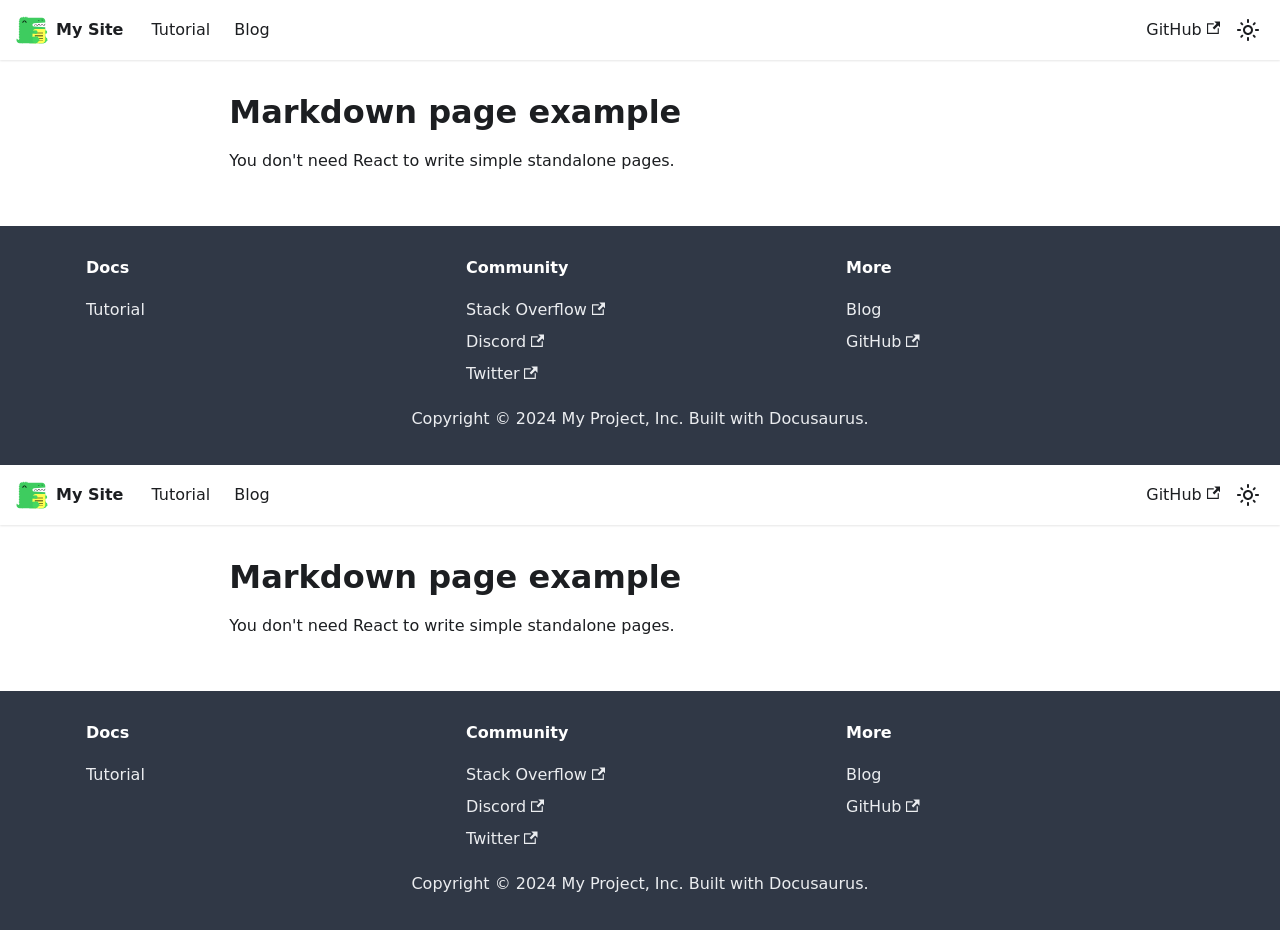
<file: markdown-page/index.html>
<!doctype html>
<html lang="en" dir="ltr" class="mdx-wrapper mdx-page plugin-pages plugin-id-default" data-has-hydrated="false">
<head>
<meta charset="UTF-8">
<meta name="generator" content="Docusaurus v3.0.1">
<title data-rh="true">Markdown page example | Majid DEV</title><meta data-rh="true" name="viewport" content="width=device-width,initial-scale=1"><meta data-rh="true" name="twitter:card" content="summary_large_image"><meta data-rh="true" property="og:image" content="https://goyavebrave69.github.io/img/docusaurus-social-card.jpg"><meta data-rh="true" name="twitter:image" content="https://goyavebrave69.github.io/img/docusaurus-social-card.jpg"><meta data-rh="true" property="og:url" content="https://goyavebrave69.github.io/markdown-page"><meta data-rh="true" property="og:locale" content="en"><meta data-rh="true" name="docusaurus_locale" content="en"><meta data-rh="true" name="docusaurus_tag" content="default"><meta data-rh="true" name="docsearch:language" content="en"><meta data-rh="true" name="docsearch:docusaurus_tag" content="default"><meta data-rh="true" property="og:title" content="Markdown page example | Majid DEV"><meta data-rh="true" name="description" content="You don&#x27;t need React to write simple standalone pages."><meta data-rh="true" property="og:description" content="You don&#x27;t need React to write simple standalone pages."><link data-rh="true" rel="icon" href="/img/favicon.ico"><link data-rh="true" rel="canonical" href="https://goyavebrave69.github.io/markdown-page"><link data-rh="true" rel="alternate" href="https://goyavebrave69.github.io/markdown-page" hreflang="en"><link data-rh="true" rel="alternate" href="https://goyavebrave69.github.io/markdown-page" hreflang="x-default"><link rel="stylesheet" href="/assets/css/styles.ca6c4509.css">
<script src="/assets/js/runtime~main.c9b54f58.js" defer="defer"></script>
<script src="/assets/js/main.35cfb180.js" defer="defer"></script>
</head>
<body class="navigation-with-keyboard">
<script>!function(){function t(t){document.documentElement.setAttribute("data-theme",t)}var e=function(){try{return new URLSearchParams(window.location.search).get("docusaurus-theme")}catch(t){}}()||function(){try{return localStorage.getItem("theme")}catch(t){}}();t(null!==e?e:"light")}(),function(){try{const c=new URLSearchParams(window.location.search).entries();for(var[t,e]of c)if(t.startsWith("docusaurus-data-")){var a=t.replace("docusaurus-data-","data-");document.documentElement.setAttribute(a,e)}}catch(t){}}()</script><div id="__docusaurus"><div role="region" aria-label="Skip to main content"><a class="skipToContent_fXgn" href="#__docusaurus_skipToContent_fallback">Skip to main content</a></div><nav aria-label="Main" class="navbar navbar--fixed-top"><div class="navbar__inner"><div class="navbar__items"><button aria-label="Toggle navigation bar" aria-expanded="false" class="navbar__toggle clean-btn" type="button"><svg width="30" height="30" viewBox="0 0 30 30" aria-hidden="true"><path stroke="currentColor" stroke-linecap="round" stroke-miterlimit="10" stroke-width="2" d="M4 7h22M4 15h22M4 23h22"></path></svg></button><a class="navbar__brand" href="/"><div class="navbar__logo"><img src="/img/logo.svg" alt="My Site Logo" class="themedComponent_mlkZ themedComponent--light_NVdE"><img src="/img/logo.svg" alt="My Site Logo" class="themedComponent_mlkZ themedComponent--dark_xIcU"></div><b class="navbar__title text--truncate">My Site</b></a><a class="navbar__item navbar__link" href="/docs/category/spring---basics">Tutorial</a><a class="navbar__item navbar__link" href="/blog">Blog</a></div><div class="navbar__items navbar__items--right"><a href="https://github.com/facebook/docusaurus" target="_blank" rel="noopener noreferrer" class="navbar__item navbar__link">GitHub<svg width="13.5" height="13.5" aria-hidden="true" viewBox="0 0 24 24" class="iconExternalLink_nPIU"><path fill="currentColor" d="M21 13v10h-21v-19h12v2h-10v15h17v-8h2zm3-12h-10.988l4.035 4-6.977 7.07 2.828 2.828 6.977-7.07 4.125 4.172v-11z"></path></svg></a><div class="toggle_vylO colorModeToggle_DEke"><button class="clean-btn toggleButton_gllP toggleButtonDisabled_aARS" type="button" disabled="" title="Switch between dark and light mode (currently light mode)" aria-label="Switch between dark and light mode (currently light mode)" aria-live="polite"><svg viewBox="0 0 24 24" width="24" height="24" class="lightToggleIcon_pyhR"><path fill="currentColor" d="M12,9c1.65,0,3,1.35,3,3s-1.35,3-3,3s-3-1.35-3-3S10.35,9,12,9 M12,7c-2.76,0-5,2.24-5,5s2.24,5,5,5s5-2.24,5-5 S14.76,7,12,7L12,7z M2,13l2,0c0.55,0,1-0.45,1-1s-0.45-1-1-1l-2,0c-0.55,0-1,0.45-1,1S1.45,13,2,13z M20,13l2,0c0.55,0,1-0.45,1-1 s-0.45-1-1-1l-2,0c-0.55,0-1,0.45-1,1S19.45,13,20,13z M11,2v2c0,0.55,0.45,1,1,1s1-0.45,1-1V2c0-0.55-0.45-1-1-1S11,1.45,11,2z M11,20v2c0,0.55,0.45,1,1,1s1-0.45,1-1v-2c0-0.55-0.45-1-1-1C11.45,19,11,19.45,11,20z M5.99,4.58c-0.39-0.39-1.03-0.39-1.41,0 c-0.39,0.39-0.39,1.03,0,1.41l1.06,1.06c0.39,0.39,1.03,0.39,1.41,0s0.39-1.03,0-1.41L5.99,4.58z M18.36,16.95 c-0.39-0.39-1.03-0.39-1.41,0c-0.39,0.39-0.39,1.03,0,1.41l1.06,1.06c0.39,0.39,1.03,0.39,1.41,0c0.39-0.39,0.39-1.03,0-1.41 L18.36,16.95z M19.42,5.99c0.39-0.39,0.39-1.03,0-1.41c-0.39-0.39-1.03-0.39-1.41,0l-1.06,1.06c-0.39,0.39-0.39,1.03,0,1.41 s1.03,0.39,1.41,0L19.42,5.99z M7.05,18.36c0.39-0.39,0.39-1.03,0-1.41c-0.39-0.39-1.03-0.39-1.41,0l-1.06,1.06 c-0.39,0.39-0.39,1.03,0,1.41s1.03,0.39,1.41,0L7.05,18.36z"></path></svg><svg viewBox="0 0 24 24" width="24" height="24" class="darkToggleIcon_wfgR"><path fill="currentColor" d="M9.37,5.51C9.19,6.15,9.1,6.82,9.1,7.5c0,4.08,3.32,7.4,7.4,7.4c0.68,0,1.35-0.09,1.99-0.27C17.45,17.19,14.93,19,12,19 c-3.86,0-7-3.14-7-7C5,9.07,6.81,6.55,9.37,5.51z M12,3c-4.97,0-9,4.03-9,9s4.03,9,9,9s9-4.03,9-9c0-0.46-0.04-0.92-0.1-1.36 c-0.98,1.37-2.58,2.26-4.4,2.26c-2.98,0-5.4-2.42-5.4-5.4c0-1.81,0.89-3.42,2.26-4.4C12.92,3.04,12.46,3,12,3L12,3z"></path></svg></button></div><div class="navbarSearchContainer_Bca1"></div></div></div><div role="presentation" class="navbar-sidebar__backdrop"></div></nav><div id="__docusaurus_skipToContent_fallback" class="main-wrapper mainWrapper_z2l0"><main class="container container--fluid margin-vert--lg"><div class="row mdxPageWrapper_j9I6"><div class="col col--8"><article><h1>Markdown page example</h1>
<p>You don&#x27;t need React to write simple standalone pages.</p></article></div></div></main></div><footer class="footer footer--dark"><div class="container container-fluid"><div class="row footer__links"><div class="col footer__col"><div class="footer__title">Docs</div><ul class="footer__items clean-list"><li class="footer__item"><a class="footer__link-item" href="/docs">Tutorial</a></li></ul></div><div class="col footer__col"><div class="footer__title">Community</div><ul class="footer__items clean-list"><li class="footer__item"><a href="https://stackoverflow.com/questions/tagged/docusaurus" target="_blank" rel="noopener noreferrer" class="footer__link-item">Stack Overflow<svg width="13.5" height="13.5" aria-hidden="true" viewBox="0 0 24 24" class="iconExternalLink_nPIU"><path fill="currentColor" d="M21 13v10h-21v-19h12v2h-10v15h17v-8h2zm3-12h-10.988l4.035 4-6.977 7.07 2.828 2.828 6.977-7.07 4.125 4.172v-11z"></path></svg></a></li><li class="footer__item"><a href="https://discordapp.com/invite/docusaurus" target="_blank" rel="noopener noreferrer" class="footer__link-item">Discord<svg width="13.5" height="13.5" aria-hidden="true" viewBox="0 0 24 24" class="iconExternalLink_nPIU"><path fill="currentColor" d="M21 13v10h-21v-19h12v2h-10v15h17v-8h2zm3-12h-10.988l4.035 4-6.977 7.07 2.828 2.828 6.977-7.07 4.125 4.172v-11z"></path></svg></a></li><li class="footer__item"><a href="https://twitter.com/docusaurus" target="_blank" rel="noopener noreferrer" class="footer__link-item">Twitter<svg width="13.5" height="13.5" aria-hidden="true" viewBox="0 0 24 24" class="iconExternalLink_nPIU"><path fill="currentColor" d="M21 13v10h-21v-19h12v2h-10v15h17v-8h2zm3-12h-10.988l4.035 4-6.977 7.07 2.828 2.828 6.977-7.07 4.125 4.172v-11z"></path></svg></a></li></ul></div><div class="col footer__col"><div class="footer__title">More</div><ul class="footer__items clean-list"><li class="footer__item"><a class="footer__link-item" href="/blog">Blog</a></li><li class="footer__item"><a href="https://github.com/facebook/docusaurus" target="_blank" rel="noopener noreferrer" class="footer__link-item">GitHub<svg width="13.5" height="13.5" aria-hidden="true" viewBox="0 0 24 24" class="iconExternalLink_nPIU"><path fill="currentColor" d="M21 13v10h-21v-19h12v2h-10v15h17v-8h2zm3-12h-10.988l4.035 4-6.977 7.07 2.828 2.828 6.977-7.07 4.125 4.172v-11z"></path></svg></a></li></ul></div></div><div class="footer__bottom text--center"><div class="footer__copyright">Copyright © 2024 My Project, Inc. Built with Docusaurus.</div></div></div></footer></div>
</body>
</html>
</file>
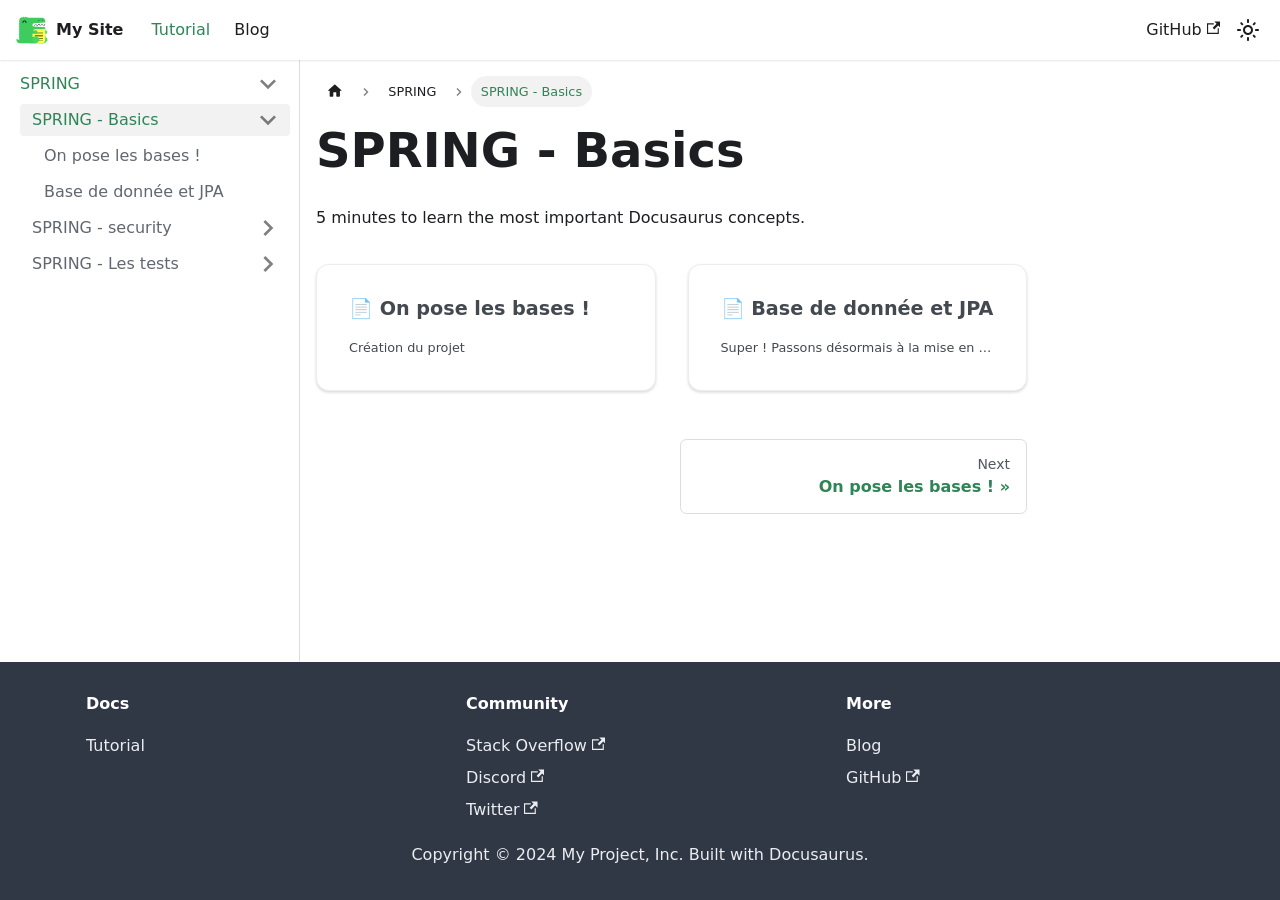
<file: docs/category/spring---basics/index.html>
<!doctype html>
<html lang="en" dir="ltr" class="docs-wrapper plugin-docs plugin-id-default docs-version-current docs-doc-page" data-has-hydrated="false">
<head>
<meta charset="UTF-8">
<meta name="generator" content="Docusaurus v3.0.1">
<title data-rh="true">SPRING - Basics | Majid DEV</title><meta data-rh="true" name="viewport" content="width=device-width,initial-scale=1"><meta data-rh="true" name="twitter:card" content="summary_large_image"><meta data-rh="true" property="og:image" content="https://goyavebrave69.github.io/img/docusaurus-social-card.jpg"><meta data-rh="true" name="twitter:image" content="https://goyavebrave69.github.io/img/docusaurus-social-card.jpg"><meta data-rh="true" property="og:url" content="https://goyavebrave69.github.io/docs/category/spring---basics"><meta data-rh="true" property="og:locale" content="en"><meta data-rh="true" name="docusaurus_locale" content="en"><meta data-rh="true" name="docsearch:language" content="en"><meta data-rh="true" name="docusaurus_version" content="current"><meta data-rh="true" name="docusaurus_tag" content="docs-default-current"><meta data-rh="true" name="docsearch:version" content="current"><meta data-rh="true" name="docsearch:docusaurus_tag" content="docs-default-current"><meta data-rh="true" property="og:title" content="SPRING - Basics | Majid DEV"><meta data-rh="true" name="description" content="5 minutes to learn the most important Docusaurus concepts."><meta data-rh="true" property="og:description" content="5 minutes to learn the most important Docusaurus concepts."><link data-rh="true" rel="icon" href="/img/favicon.ico"><link data-rh="true" rel="canonical" href="https://goyavebrave69.github.io/docs/category/spring---basics"><link data-rh="true" rel="alternate" href="https://goyavebrave69.github.io/docs/category/spring---basics" hreflang="en"><link data-rh="true" rel="alternate" href="https://goyavebrave69.github.io/docs/category/spring---basics" hreflang="x-default"><link rel="stylesheet" href="/assets/css/styles.ca6c4509.css">
<script src="/assets/js/runtime~main.c9b54f58.js" defer="defer"></script>
<script src="/assets/js/main.35cfb180.js" defer="defer"></script>
</head>
<body class="navigation-with-keyboard">
<script>!function(){function t(t){document.documentElement.setAttribute("data-theme",t)}var e=function(){try{return new URLSearchParams(window.location.search).get("docusaurus-theme")}catch(t){}}()||function(){try{return localStorage.getItem("theme")}catch(t){}}();t(null!==e?e:"light")}(),function(){try{const c=new URLSearchParams(window.location.search).entries();for(var[t,e]of c)if(t.startsWith("docusaurus-data-")){var a=t.replace("docusaurus-data-","data-");document.documentElement.setAttribute(a,e)}}catch(t){}}()</script><div id="__docusaurus"><div role="region" aria-label="Skip to main content"><a class="skipToContent_fXgn" href="#__docusaurus_skipToContent_fallback">Skip to main content</a></div><nav aria-label="Main" class="navbar navbar--fixed-top"><div class="navbar__inner"><div class="navbar__items"><button aria-label="Toggle navigation bar" aria-expanded="false" class="navbar__toggle clean-btn" type="button"><svg width="30" height="30" viewBox="0 0 30 30" aria-hidden="true"><path stroke="currentColor" stroke-linecap="round" stroke-miterlimit="10" stroke-width="2" d="M4 7h22M4 15h22M4 23h22"></path></svg></button><a class="navbar__brand" href="/"><div class="navbar__logo"><img src="/img/logo.svg" alt="My Site Logo" class="themedComponent_mlkZ themedComponent--light_NVdE"><img src="/img/logo.svg" alt="My Site Logo" class="themedComponent_mlkZ themedComponent--dark_xIcU"></div><b class="navbar__title text--truncate">My Site</b></a><a aria-current="page" class="navbar__item navbar__link navbar__link--active" href="/docs/category/spring---basics">Tutorial</a><a class="navbar__item navbar__link" href="/blog">Blog</a></div><div class="navbar__items navbar__items--right"><a href="https://github.com/facebook/docusaurus" target="_blank" rel="noopener noreferrer" class="navbar__item navbar__link">GitHub<svg width="13.5" height="13.5" aria-hidden="true" viewBox="0 0 24 24" class="iconExternalLink_nPIU"><path fill="currentColor" d="M21 13v10h-21v-19h12v2h-10v15h17v-8h2zm3-12h-10.988l4.035 4-6.977 7.07 2.828 2.828 6.977-7.07 4.125 4.172v-11z"></path></svg></a><div class="toggle_vylO colorModeToggle_DEke"><button class="clean-btn toggleButton_gllP toggleButtonDisabled_aARS" type="button" disabled="" title="Switch between dark and light mode (currently light mode)" aria-label="Switch between dark and light mode (currently light mode)" aria-live="polite"><svg viewBox="0 0 24 24" width="24" height="24" class="lightToggleIcon_pyhR"><path fill="currentColor" d="M12,9c1.65,0,3,1.35,3,3s-1.35,3-3,3s-3-1.35-3-3S10.35,9,12,9 M12,7c-2.76,0-5,2.24-5,5s2.24,5,5,5s5-2.24,5-5 S14.76,7,12,7L12,7z M2,13l2,0c0.55,0,1-0.45,1-1s-0.45-1-1-1l-2,0c-0.55,0-1,0.45-1,1S1.45,13,2,13z M20,13l2,0c0.55,0,1-0.45,1-1 s-0.45-1-1-1l-2,0c-0.55,0-1,0.45-1,1S19.45,13,20,13z M11,2v2c0,0.55,0.45,1,1,1s1-0.45,1-1V2c0-0.55-0.45-1-1-1S11,1.45,11,2z M11,20v2c0,0.55,0.45,1,1,1s1-0.45,1-1v-2c0-0.55-0.45-1-1-1C11.45,19,11,19.45,11,20z M5.99,4.58c-0.39-0.39-1.03-0.39-1.41,0 c-0.39,0.39-0.39,1.03,0,1.41l1.06,1.06c0.39,0.39,1.03,0.39,1.41,0s0.39-1.03,0-1.41L5.99,4.58z M18.36,16.95 c-0.39-0.39-1.03-0.39-1.41,0c-0.39,0.39-0.39,1.03,0,1.41l1.06,1.06c0.39,0.39,1.03,0.39,1.41,0c0.39-0.39,0.39-1.03,0-1.41 L18.36,16.95z M19.42,5.99c0.39-0.39,0.39-1.03,0-1.41c-0.39-0.39-1.03-0.39-1.41,0l-1.06,1.06c-0.39,0.39-0.39,1.03,0,1.41 s1.03,0.39,1.41,0L19.42,5.99z M7.05,18.36c0.39-0.39,0.39-1.03,0-1.41c-0.39-0.39-1.03-0.39-1.41,0l-1.06,1.06 c-0.39,0.39-0.39,1.03,0,1.41s1.03,0.39,1.41,0L7.05,18.36z"></path></svg><svg viewBox="0 0 24 24" width="24" height="24" class="darkToggleIcon_wfgR"><path fill="currentColor" d="M9.37,5.51C9.19,6.15,9.1,6.82,9.1,7.5c0,4.08,3.32,7.4,7.4,7.4c0.68,0,1.35-0.09,1.99-0.27C17.45,17.19,14.93,19,12,19 c-3.86,0-7-3.14-7-7C5,9.07,6.81,6.55,9.37,5.51z M12,3c-4.97,0-9,4.03-9,9s4.03,9,9,9s9-4.03,9-9c0-0.46-0.04-0.92-0.1-1.36 c-0.98,1.37-2.58,2.26-4.4,2.26c-2.98,0-5.4-2.42-5.4-5.4c0-1.81,0.89-3.42,2.26-4.4C12.92,3.04,12.46,3,12,3L12,3z"></path></svg></button></div><div class="navbarSearchContainer_Bca1"></div></div></div><div role="presentation" class="navbar-sidebar__backdrop"></div></nav><div id="__docusaurus_skipToContent_fallback" class="main-wrapper mainWrapper_z2l0"><div class="docsWrapper_hBAB"><button aria-label="Scroll back to top" class="clean-btn theme-back-to-top-button backToTopButton_sjWU" type="button"></button><div class="docRoot_UBD9"><aside class="theme-doc-sidebar-container docSidebarContainer_YfHR"><div class="sidebarViewport_aRkj"><div class="sidebar_njMd"><nav aria-label="Docs sidebar" class="menu thin-scrollbar menu_SIkG"><ul class="theme-doc-sidebar-menu menu__list"><li class="theme-doc-sidebar-item-category theme-doc-sidebar-item-category-level-1 menu__list-item"><div class="menu__list-item-collapsible"><a class="menu__link menu__link--sublist menu__link--sublist-caret menu__link--active" aria-expanded="true" href="/docs/category/spring---basics">SPRING</a></div><ul style="display:block;overflow:visible;height:auto" class="menu__list"><li class="theme-doc-sidebar-item-category theme-doc-sidebar-item-category-level-2 menu__list-item"><div class="menu__list-item-collapsible menu__list-item-collapsible--active"><a class="menu__link menu__link--sublist menu__link--active" aria-current="page" aria-expanded="true" tabindex="0" href="/docs/category/spring---basics">SPRING - Basics</a><button aria-label="Collapse sidebar category &#x27;SPRING - Basics&#x27;" type="button" class="clean-btn menu__caret"></button></div><ul style="display:block;overflow:visible;height:auto" class="menu__list"><li class="theme-doc-sidebar-item-link theme-doc-sidebar-item-link-level-3 menu__list-item"><a class="menu__link" tabindex="0" href="/docs/SPRING/tutorial-basics/first-step">On pose les bases !</a></li><li class="theme-doc-sidebar-item-link theme-doc-sidebar-item-link-level-3 menu__list-item"><a class="menu__link" tabindex="0" href="/docs/SPRING/tutorial-basics/db-and-jpa">Base de donnée et JPA</a></li></ul></li><li class="theme-doc-sidebar-item-category theme-doc-sidebar-item-category-level-2 menu__list-item menu__list-item--collapsed"><div class="menu__list-item-collapsible"><a class="menu__link menu__link--sublist" aria-expanded="false" tabindex="0" href="/docs/category/spring---security">SPRING - security</a><button aria-label="Expand sidebar category &#x27;SPRING - security&#x27;" type="button" class="clean-btn menu__caret"></button></div></li><li class="theme-doc-sidebar-item-category theme-doc-sidebar-item-category-level-2 menu__list-item menu__list-item--collapsed"><div class="menu__list-item-collapsible"><a class="menu__link menu__link--sublist" aria-expanded="false" tabindex="0" href="/docs/category/spring---les-tests">SPRING - Les tests</a><button aria-label="Expand sidebar category &#x27;SPRING - Les tests&#x27;" type="button" class="clean-btn menu__caret"></button></div></li></ul></li></ul></nav></div></div></aside><main class="docMainContainer_TBSr"><div class="container padding-top--md padding-bottom--lg"><div class="generatedIndexPage_vN6x"><nav class="theme-doc-breadcrumbs breadcrumbsContainer_Z_bl" aria-label="Breadcrumbs"><ul class="breadcrumbs" itemscope="" itemtype="https://schema.org/BreadcrumbList"><li class="breadcrumbs__item"><a aria-label="Home page" class="breadcrumbs__link" href="/"><svg viewBox="0 0 24 24" class="breadcrumbHomeIcon_YNFT"><path d="M10 19v-5h4v5c0 .55.45 1 1 1h3c.55 0 1-.45 1-1v-7h1.7c.46 0 .68-.57.33-.87L12.67 3.6c-.38-.34-.96-.34-1.34 0l-8.36 7.53c-.34.3-.13.87.33.87H5v7c0 .55.45 1 1 1h3c.55 0 1-.45 1-1z" fill="currentColor"></path></svg></a></li><li class="breadcrumbs__item"><span class="breadcrumbs__link">SPRING</span><meta itemprop="position" content="1"></li><li itemscope="" itemprop="itemListElement" itemtype="https://schema.org/ListItem" class="breadcrumbs__item breadcrumbs__item--active"><span class="breadcrumbs__link" itemprop="name">SPRING - Basics</span><meta itemprop="position" content="2"></li></ul></nav><header><h1 class="title_kItE">SPRING - Basics</h1><p>5 minutes to learn the most important Docusaurus concepts.</p></header><article class="margin-top--lg"><section class="row list_eTzJ"><article class="col col--6 margin-bottom--lg"><a class="card padding--lg cardContainer_fWXF" href="/docs/SPRING/tutorial-basics/first-step"><h2 class="text--truncate cardTitle_rnsV" title="On pose les bases !">📄️<!-- --> <!-- -->On pose les bases !</h2><p class="text--truncate cardDescription_PWke" title="Création du projet">Création du projet</p></a></article><article class="col col--6 margin-bottom--lg"><a class="card padding--lg cardContainer_fWXF" href="/docs/SPRING/tutorial-basics/db-and-jpa"><h2 class="text--truncate cardTitle_rnsV" title="Base de donnée et JPA">📄️<!-- --> <!-- -->Base de donnée et JPA</h2><p class="text--truncate cardDescription_PWke" title="Super ! Passons désormais à la mise en place d’une des parties les plus centrales : la BDD !">Super ! Passons désormais à la mise en place d’une des parties les plus centrales : la BDD !</p></a></article></section></article><footer class="margin-top--lg"><nav class="pagination-nav docusaurus-mt-lg" aria-label="Docs pages"><a class="pagination-nav__link pagination-nav__link--next" href="/docs/SPRING/tutorial-basics/first-step"><div class="pagination-nav__sublabel">Next</div><div class="pagination-nav__label">On pose les bases !</div></a></nav></footer></div></div></main></div></div></div><footer class="footer footer--dark"><div class="container container-fluid"><div class="row footer__links"><div class="col footer__col"><div class="footer__title">Docs</div><ul class="footer__items clean-list"><li class="footer__item"><a class="footer__link-item" href="/docs">Tutorial</a></li></ul></div><div class="col footer__col"><div class="footer__title">Community</div><ul class="footer__items clean-list"><li class="footer__item"><a href="https://stackoverflow.com/questions/tagged/docusaurus" target="_blank" rel="noopener noreferrer" class="footer__link-item">Stack Overflow<svg width="13.5" height="13.5" aria-hidden="true" viewBox="0 0 24 24" class="iconExternalLink_nPIU"><path fill="currentColor" d="M21 13v10h-21v-19h12v2h-10v15h17v-8h2zm3-12h-10.988l4.035 4-6.977 7.07 2.828 2.828 6.977-7.07 4.125 4.172v-11z"></path></svg></a></li><li class="footer__item"><a href="https://discordapp.com/invite/docusaurus" target="_blank" rel="noopener noreferrer" class="footer__link-item">Discord<svg width="13.5" height="13.5" aria-hidden="true" viewBox="0 0 24 24" class="iconExternalLink_nPIU"><path fill="currentColor" d="M21 13v10h-21v-19h12v2h-10v15h17v-8h2zm3-12h-10.988l4.035 4-6.977 7.07 2.828 2.828 6.977-7.07 4.125 4.172v-11z"></path></svg></a></li><li class="footer__item"><a href="https://twitter.com/docusaurus" target="_blank" rel="noopener noreferrer" class="footer__link-item">Twitter<svg width="13.5" height="13.5" aria-hidden="true" viewBox="0 0 24 24" class="iconExternalLink_nPIU"><path fill="currentColor" d="M21 13v10h-21v-19h12v2h-10v15h17v-8h2zm3-12h-10.988l4.035 4-6.977 7.07 2.828 2.828 6.977-7.07 4.125 4.172v-11z"></path></svg></a></li></ul></div><div class="col footer__col"><div class="footer__title">More</div><ul class="footer__items clean-list"><li class="footer__item"><a class="footer__link-item" href="/blog">Blog</a></li><li class="footer__item"><a href="https://github.com/facebook/docusaurus" target="_blank" rel="noopener noreferrer" class="footer__link-item">GitHub<svg width="13.5" height="13.5" aria-hidden="true" viewBox="0 0 24 24" class="iconExternalLink_nPIU"><path fill="currentColor" d="M21 13v10h-21v-19h12v2h-10v15h17v-8h2zm3-12h-10.988l4.035 4-6.977 7.07 2.828 2.828 6.977-7.07 4.125 4.172v-11z"></path></svg></a></li></ul></div></div><div class="footer__bottom text--center"><div class="footer__copyright">Copyright © 2024 My Project, Inc. Built with Docusaurus.</div></div></div></footer></div>
</body>
</html>
</file>
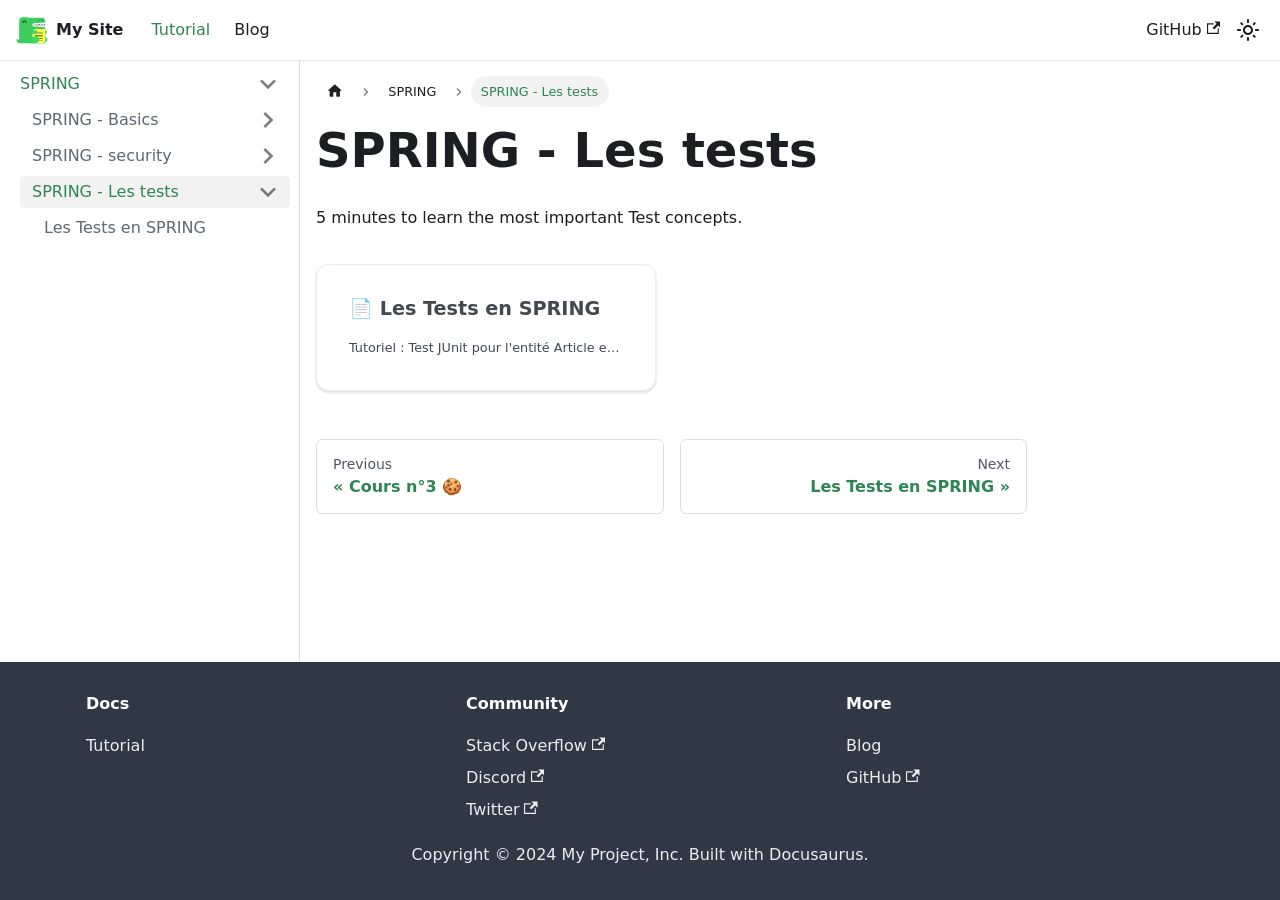
<file: docs/category/spring---les-tests/index.html>
<!doctype html>
<html lang="en" dir="ltr" class="docs-wrapper plugin-docs plugin-id-default docs-version-current docs-doc-page" data-has-hydrated="false">
<head>
<meta charset="UTF-8">
<meta name="generator" content="Docusaurus v3.0.1">
<title data-rh="true">SPRING - Les tests | Majid DEV</title><meta data-rh="true" name="viewport" content="width=device-width,initial-scale=1"><meta data-rh="true" name="twitter:card" content="summary_large_image"><meta data-rh="true" property="og:image" content="https://goyavebrave69.github.io/img/docusaurus-social-card.jpg"><meta data-rh="true" name="twitter:image" content="https://goyavebrave69.github.io/img/docusaurus-social-card.jpg"><meta data-rh="true" property="og:url" content="https://goyavebrave69.github.io/docs/category/spring---les-tests"><meta data-rh="true" property="og:locale" content="en"><meta data-rh="true" name="docusaurus_locale" content="en"><meta data-rh="true" name="docsearch:language" content="en"><meta data-rh="true" name="docusaurus_version" content="current"><meta data-rh="true" name="docusaurus_tag" content="docs-default-current"><meta data-rh="true" name="docsearch:version" content="current"><meta data-rh="true" name="docsearch:docusaurus_tag" content="docs-default-current"><meta data-rh="true" property="og:title" content="SPRING - Les tests | Majid DEV"><meta data-rh="true" name="description" content="5 minutes to learn the most important Test concepts."><meta data-rh="true" property="og:description" content="5 minutes to learn the most important Test concepts."><link data-rh="true" rel="icon" href="/img/favicon.ico"><link data-rh="true" rel="canonical" href="https://goyavebrave69.github.io/docs/category/spring---les-tests"><link data-rh="true" rel="alternate" href="https://goyavebrave69.github.io/docs/category/spring---les-tests" hreflang="en"><link data-rh="true" rel="alternate" href="https://goyavebrave69.github.io/docs/category/spring---les-tests" hreflang="x-default"><link rel="stylesheet" href="/assets/css/styles.ca6c4509.css">
<script src="/assets/js/runtime~main.c9b54f58.js" defer="defer"></script>
<script src="/assets/js/main.35cfb180.js" defer="defer"></script>
</head>
<body class="navigation-with-keyboard">
<script>!function(){function t(t){document.documentElement.setAttribute("data-theme",t)}var e=function(){try{return new URLSearchParams(window.location.search).get("docusaurus-theme")}catch(t){}}()||function(){try{return localStorage.getItem("theme")}catch(t){}}();t(null!==e?e:"light")}(),function(){try{const c=new URLSearchParams(window.location.search).entries();for(var[t,e]of c)if(t.startsWith("docusaurus-data-")){var a=t.replace("docusaurus-data-","data-");document.documentElement.setAttribute(a,e)}}catch(t){}}()</script><div id="__docusaurus"><div role="region" aria-label="Skip to main content"><a class="skipToContent_fXgn" href="#__docusaurus_skipToContent_fallback">Skip to main content</a></div><nav aria-label="Main" class="navbar navbar--fixed-top"><div class="navbar__inner"><div class="navbar__items"><button aria-label="Toggle navigation bar" aria-expanded="false" class="navbar__toggle clean-btn" type="button"><svg width="30" height="30" viewBox="0 0 30 30" aria-hidden="true"><path stroke="currentColor" stroke-linecap="round" stroke-miterlimit="10" stroke-width="2" d="M4 7h22M4 15h22M4 23h22"></path></svg></button><a class="navbar__brand" href="/"><div class="navbar__logo"><img src="/img/logo.svg" alt="My Site Logo" class="themedComponent_mlkZ themedComponent--light_NVdE"><img src="/img/logo.svg" alt="My Site Logo" class="themedComponent_mlkZ themedComponent--dark_xIcU"></div><b class="navbar__title text--truncate">My Site</b></a><a aria-current="page" class="navbar__item navbar__link navbar__link--active" href="/docs/category/spring---basics">Tutorial</a><a class="navbar__item navbar__link" href="/blog">Blog</a></div><div class="navbar__items navbar__items--right"><a href="https://github.com/facebook/docusaurus" target="_blank" rel="noopener noreferrer" class="navbar__item navbar__link">GitHub<svg width="13.5" height="13.5" aria-hidden="true" viewBox="0 0 24 24" class="iconExternalLink_nPIU"><path fill="currentColor" d="M21 13v10h-21v-19h12v2h-10v15h17v-8h2zm3-12h-10.988l4.035 4-6.977 7.07 2.828 2.828 6.977-7.07 4.125 4.172v-11z"></path></svg></a><div class="toggle_vylO colorModeToggle_DEke"><button class="clean-btn toggleButton_gllP toggleButtonDisabled_aARS" type="button" disabled="" title="Switch between dark and light mode (currently light mode)" aria-label="Switch between dark and light mode (currently light mode)" aria-live="polite"><svg viewBox="0 0 24 24" width="24" height="24" class="lightToggleIcon_pyhR"><path fill="currentColor" d="M12,9c1.65,0,3,1.35,3,3s-1.35,3-3,3s-3-1.35-3-3S10.35,9,12,9 M12,7c-2.76,0-5,2.24-5,5s2.24,5,5,5s5-2.24,5-5 S14.76,7,12,7L12,7z M2,13l2,0c0.55,0,1-0.45,1-1s-0.45-1-1-1l-2,0c-0.55,0-1,0.45-1,1S1.45,13,2,13z M20,13l2,0c0.55,0,1-0.45,1-1 s-0.45-1-1-1l-2,0c-0.55,0-1,0.45-1,1S19.45,13,20,13z M11,2v2c0,0.55,0.45,1,1,1s1-0.45,1-1V2c0-0.55-0.45-1-1-1S11,1.45,11,2z M11,20v2c0,0.55,0.45,1,1,1s1-0.45,1-1v-2c0-0.55-0.45-1-1-1C11.45,19,11,19.45,11,20z M5.99,4.58c-0.39-0.39-1.03-0.39-1.41,0 c-0.39,0.39-0.39,1.03,0,1.41l1.06,1.06c0.39,0.39,1.03,0.39,1.41,0s0.39-1.03,0-1.41L5.99,4.58z M18.36,16.95 c-0.39-0.39-1.03-0.39-1.41,0c-0.39,0.39-0.39,1.03,0,1.41l1.06,1.06c0.39,0.39,1.03,0.39,1.41,0c0.39-0.39,0.39-1.03,0-1.41 L18.36,16.95z M19.42,5.99c0.39-0.39,0.39-1.03,0-1.41c-0.39-0.39-1.03-0.39-1.41,0l-1.06,1.06c-0.39,0.39-0.39,1.03,0,1.41 s1.03,0.39,1.41,0L19.42,5.99z M7.05,18.36c0.39-0.39,0.39-1.03,0-1.41c-0.39-0.39-1.03-0.39-1.41,0l-1.06,1.06 c-0.39,0.39-0.39,1.03,0,1.41s1.03,0.39,1.41,0L7.05,18.36z"></path></svg><svg viewBox="0 0 24 24" width="24" height="24" class="darkToggleIcon_wfgR"><path fill="currentColor" d="M9.37,5.51C9.19,6.15,9.1,6.82,9.1,7.5c0,4.08,3.32,7.4,7.4,7.4c0.68,0,1.35-0.09,1.99-0.27C17.45,17.19,14.93,19,12,19 c-3.86,0-7-3.14-7-7C5,9.07,6.81,6.55,9.37,5.51z M12,3c-4.97,0-9,4.03-9,9s4.03,9,9,9s9-4.03,9-9c0-0.46-0.04-0.92-0.1-1.36 c-0.98,1.37-2.58,2.26-4.4,2.26c-2.98,0-5.4-2.42-5.4-5.4c0-1.81,0.89-3.42,2.26-4.4C12.92,3.04,12.46,3,12,3L12,3z"></path></svg></button></div><div class="navbarSearchContainer_Bca1"></div></div></div><div role="presentation" class="navbar-sidebar__backdrop"></div></nav><div id="__docusaurus_skipToContent_fallback" class="main-wrapper mainWrapper_z2l0"><div class="docsWrapper_hBAB"><button aria-label="Scroll back to top" class="clean-btn theme-back-to-top-button backToTopButton_sjWU" type="button"></button><div class="docRoot_UBD9"><aside class="theme-doc-sidebar-container docSidebarContainer_YfHR"><div class="sidebarViewport_aRkj"><div class="sidebar_njMd"><nav aria-label="Docs sidebar" class="menu thin-scrollbar menu_SIkG"><ul class="theme-doc-sidebar-menu menu__list"><li class="theme-doc-sidebar-item-category theme-doc-sidebar-item-category-level-1 menu__list-item"><div class="menu__list-item-collapsible"><a class="menu__link menu__link--sublist menu__link--sublist-caret menu__link--active" aria-expanded="true" href="/docs/category/spring---basics">SPRING</a></div><ul style="display:block;overflow:visible;height:auto" class="menu__list"><li class="theme-doc-sidebar-item-category theme-doc-sidebar-item-category-level-2 menu__list-item menu__list-item--collapsed"><div class="menu__list-item-collapsible"><a class="menu__link menu__link--sublist" aria-expanded="false" tabindex="0" href="/docs/category/spring---basics">SPRING - Basics</a><button aria-label="Expand sidebar category &#x27;SPRING - Basics&#x27;" type="button" class="clean-btn menu__caret"></button></div></li><li class="theme-doc-sidebar-item-category theme-doc-sidebar-item-category-level-2 menu__list-item menu__list-item--collapsed"><div class="menu__list-item-collapsible"><a class="menu__link menu__link--sublist" aria-expanded="false" tabindex="0" href="/docs/category/spring---security">SPRING - security</a><button aria-label="Expand sidebar category &#x27;SPRING - security&#x27;" type="button" class="clean-btn menu__caret"></button></div></li><li class="theme-doc-sidebar-item-category theme-doc-sidebar-item-category-level-2 menu__list-item"><div class="menu__list-item-collapsible menu__list-item-collapsible--active"><a class="menu__link menu__link--sublist menu__link--active" aria-current="page" aria-expanded="true" tabindex="0" href="/docs/category/spring---les-tests">SPRING - Les tests</a><button aria-label="Collapse sidebar category &#x27;SPRING - Les tests&#x27;" type="button" class="clean-btn menu__caret"></button></div><ul style="display:block;overflow:visible;height:auto" class="menu__list"><li class="theme-doc-sidebar-item-link theme-doc-sidebar-item-link-level-3 menu__list-item"><a class="menu__link" tabindex="0" href="/docs/SPRING/spring-test/test-one">Les Tests en SPRING</a></li></ul></li></ul></li></ul></nav></div></div></aside><main class="docMainContainer_TBSr"><div class="container padding-top--md padding-bottom--lg"><div class="generatedIndexPage_vN6x"><nav class="theme-doc-breadcrumbs breadcrumbsContainer_Z_bl" aria-label="Breadcrumbs"><ul class="breadcrumbs" itemscope="" itemtype="https://schema.org/BreadcrumbList"><li class="breadcrumbs__item"><a aria-label="Home page" class="breadcrumbs__link" href="/"><svg viewBox="0 0 24 24" class="breadcrumbHomeIcon_YNFT"><path d="M10 19v-5h4v5c0 .55.45 1 1 1h3c.55 0 1-.45 1-1v-7h1.7c.46 0 .68-.57.33-.87L12.67 3.6c-.38-.34-.96-.34-1.34 0l-8.36 7.53c-.34.3-.13.87.33.87H5v7c0 .55.45 1 1 1h3c.55 0 1-.45 1-1z" fill="currentColor"></path></svg></a></li><li class="breadcrumbs__item"><span class="breadcrumbs__link">SPRING</span><meta itemprop="position" content="1"></li><li itemscope="" itemprop="itemListElement" itemtype="https://schema.org/ListItem" class="breadcrumbs__item breadcrumbs__item--active"><span class="breadcrumbs__link" itemprop="name">SPRING - Les tests</span><meta itemprop="position" content="2"></li></ul></nav><header><h1 class="title_kItE">SPRING - Les tests</h1><p>5 minutes to learn the most important Test concepts.</p></header><article class="margin-top--lg"><section class="row list_eTzJ"><article class="col col--6 margin-bottom--lg"><a class="card padding--lg cardContainer_fWXF" href="/docs/SPRING/spring-test/test-one"><h2 class="text--truncate cardTitle_rnsV" title="Les Tests en SPRING">📄️<!-- --> <!-- -->Les Tests en SPRING</h2><p class="text--truncate cardDescription_PWke" title="Tutoriel : Test JUnit pour l&#x27;entité Article en Java">Tutoriel : Test JUnit pour l&#x27;entité Article en Java</p></a></article></section></article><footer class="margin-top--lg"><nav class="pagination-nav docusaurus-mt-lg" aria-label="Docs pages"><a class="pagination-nav__link pagination-nav__link--prev" href="/docs/SPRING/spring-security/security-three"><div class="pagination-nav__sublabel">Previous</div><div class="pagination-nav__label">Cours n°3 🍪</div></a><a class="pagination-nav__link pagination-nav__link--next" href="/docs/SPRING/spring-test/test-one"><div class="pagination-nav__sublabel">Next</div><div class="pagination-nav__label">Les Tests en SPRING</div></a></nav></footer></div></div></main></div></div></div><footer class="footer footer--dark"><div class="container container-fluid"><div class="row footer__links"><div class="col footer__col"><div class="footer__title">Docs</div><ul class="footer__items clean-list"><li class="footer__item"><a class="footer__link-item" href="/docs">Tutorial</a></li></ul></div><div class="col footer__col"><div class="footer__title">Community</div><ul class="footer__items clean-list"><li class="footer__item"><a href="https://stackoverflow.com/questions/tagged/docusaurus" target="_blank" rel="noopener noreferrer" class="footer__link-item">Stack Overflow<svg width="13.5" height="13.5" aria-hidden="true" viewBox="0 0 24 24" class="iconExternalLink_nPIU"><path fill="currentColor" d="M21 13v10h-21v-19h12v2h-10v15h17v-8h2zm3-12h-10.988l4.035 4-6.977 7.07 2.828 2.828 6.977-7.07 4.125 4.172v-11z"></path></svg></a></li><li class="footer__item"><a href="https://discordapp.com/invite/docusaurus" target="_blank" rel="noopener noreferrer" class="footer__link-item">Discord<svg width="13.5" height="13.5" aria-hidden="true" viewBox="0 0 24 24" class="iconExternalLink_nPIU"><path fill="currentColor" d="M21 13v10h-21v-19h12v2h-10v15h17v-8h2zm3-12h-10.988l4.035 4-6.977 7.07 2.828 2.828 6.977-7.07 4.125 4.172v-11z"></path></svg></a></li><li class="footer__item"><a href="https://twitter.com/docusaurus" target="_blank" rel="noopener noreferrer" class="footer__link-item">Twitter<svg width="13.5" height="13.5" aria-hidden="true" viewBox="0 0 24 24" class="iconExternalLink_nPIU"><path fill="currentColor" d="M21 13v10h-21v-19h12v2h-10v15h17v-8h2zm3-12h-10.988l4.035 4-6.977 7.07 2.828 2.828 6.977-7.07 4.125 4.172v-11z"></path></svg></a></li></ul></div><div class="col footer__col"><div class="footer__title">More</div><ul class="footer__items clean-list"><li class="footer__item"><a class="footer__link-item" href="/blog">Blog</a></li><li class="footer__item"><a href="https://github.com/facebook/docusaurus" target="_blank" rel="noopener noreferrer" class="footer__link-item">GitHub<svg width="13.5" height="13.5" aria-hidden="true" viewBox="0 0 24 24" class="iconExternalLink_nPIU"><path fill="currentColor" d="M21 13v10h-21v-19h12v2h-10v15h17v-8h2zm3-12h-10.988l4.035 4-6.977 7.07 2.828 2.828 6.977-7.07 4.125 4.172v-11z"></path></svg></a></li></ul></div></div><div class="footer__bottom text--center"><div class="footer__copyright">Copyright © 2024 My Project, Inc. Built with Docusaurus.</div></div></div></footer></div>
</body>
</html>
</file>
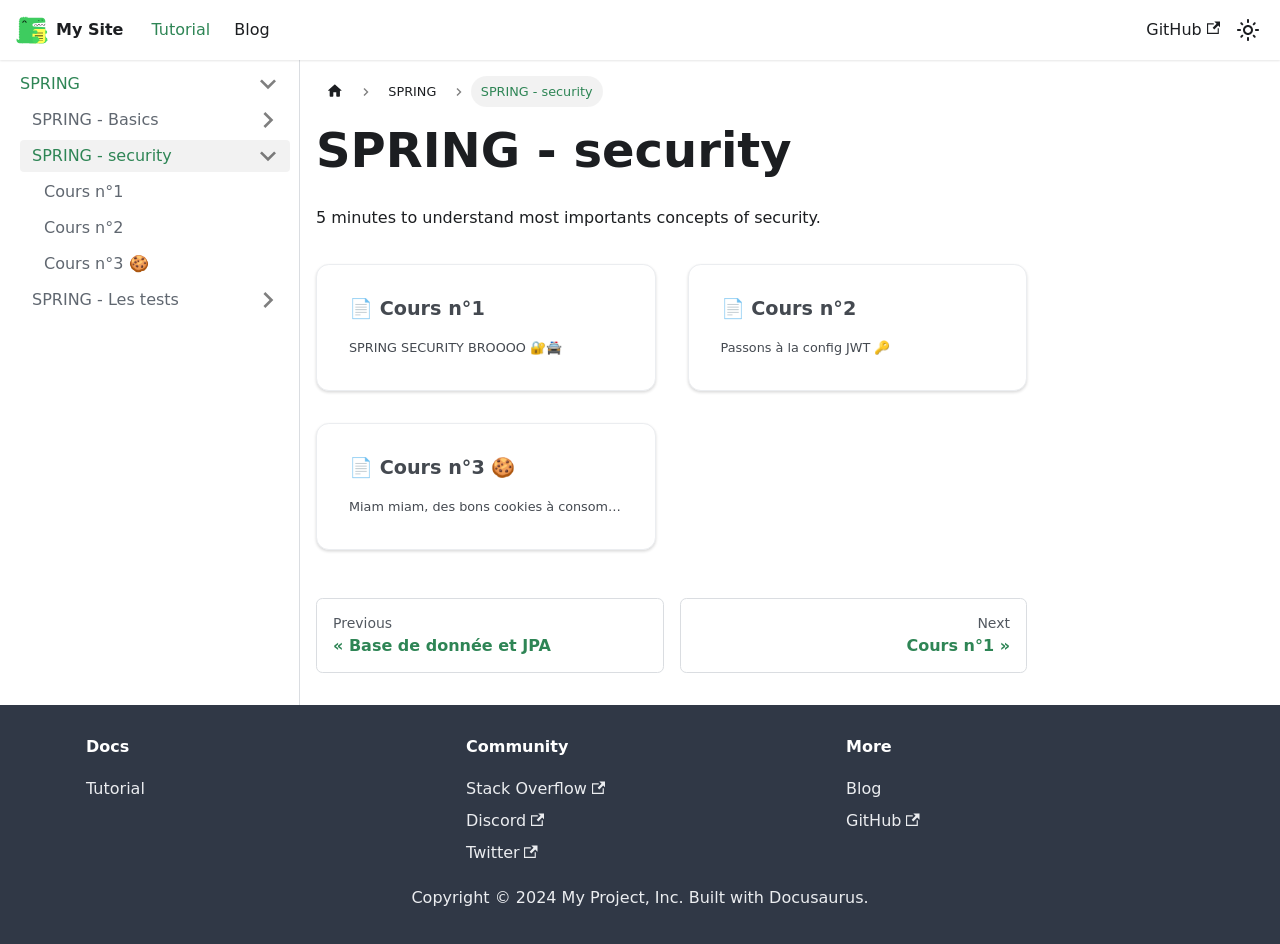
<file: docs/category/spring---security/index.html>
<!doctype html>
<html lang="en" dir="ltr" class="docs-wrapper plugin-docs plugin-id-default docs-version-current docs-doc-page" data-has-hydrated="false">
<head>
<meta charset="UTF-8">
<meta name="generator" content="Docusaurus v3.0.1">
<title data-rh="true">SPRING - security | Majid DEV</title><meta data-rh="true" name="viewport" content="width=device-width,initial-scale=1"><meta data-rh="true" name="twitter:card" content="summary_large_image"><meta data-rh="true" property="og:image" content="https://goyavebrave69.github.io/img/docusaurus-social-card.jpg"><meta data-rh="true" name="twitter:image" content="https://goyavebrave69.github.io/img/docusaurus-social-card.jpg"><meta data-rh="true" property="og:url" content="https://goyavebrave69.github.io/docs/category/spring---security"><meta data-rh="true" property="og:locale" content="en"><meta data-rh="true" name="docusaurus_locale" content="en"><meta data-rh="true" name="docsearch:language" content="en"><meta data-rh="true" name="docusaurus_version" content="current"><meta data-rh="true" name="docusaurus_tag" content="docs-default-current"><meta data-rh="true" name="docsearch:version" content="current"><meta data-rh="true" name="docsearch:docusaurus_tag" content="docs-default-current"><meta data-rh="true" property="og:title" content="SPRING - security | Majid DEV"><meta data-rh="true" name="description" content="5 minutes to understand most importants concepts of security."><meta data-rh="true" property="og:description" content="5 minutes to understand most importants concepts of security."><link data-rh="true" rel="icon" href="/img/favicon.ico"><link data-rh="true" rel="canonical" href="https://goyavebrave69.github.io/docs/category/spring---security"><link data-rh="true" rel="alternate" href="https://goyavebrave69.github.io/docs/category/spring---security" hreflang="en"><link data-rh="true" rel="alternate" href="https://goyavebrave69.github.io/docs/category/spring---security" hreflang="x-default"><link rel="stylesheet" href="/assets/css/styles.ca6c4509.css">
<script src="/assets/js/runtime~main.c9b54f58.js" defer="defer"></script>
<script src="/assets/js/main.35cfb180.js" defer="defer"></script>
</head>
<body class="navigation-with-keyboard">
<script>!function(){function t(t){document.documentElement.setAttribute("data-theme",t)}var e=function(){try{return new URLSearchParams(window.location.search).get("docusaurus-theme")}catch(t){}}()||function(){try{return localStorage.getItem("theme")}catch(t){}}();t(null!==e?e:"light")}(),function(){try{const c=new URLSearchParams(window.location.search).entries();for(var[t,e]of c)if(t.startsWith("docusaurus-data-")){var a=t.replace("docusaurus-data-","data-");document.documentElement.setAttribute(a,e)}}catch(t){}}()</script><div id="__docusaurus"><div role="region" aria-label="Skip to main content"><a class="skipToContent_fXgn" href="#__docusaurus_skipToContent_fallback">Skip to main content</a></div><nav aria-label="Main" class="navbar navbar--fixed-top"><div class="navbar__inner"><div class="navbar__items"><button aria-label="Toggle navigation bar" aria-expanded="false" class="navbar__toggle clean-btn" type="button"><svg width="30" height="30" viewBox="0 0 30 30" aria-hidden="true"><path stroke="currentColor" stroke-linecap="round" stroke-miterlimit="10" stroke-width="2" d="M4 7h22M4 15h22M4 23h22"></path></svg></button><a class="navbar__brand" href="/"><div class="navbar__logo"><img src="/img/logo.svg" alt="My Site Logo" class="themedComponent_mlkZ themedComponent--light_NVdE"><img src="/img/logo.svg" alt="My Site Logo" class="themedComponent_mlkZ themedComponent--dark_xIcU"></div><b class="navbar__title text--truncate">My Site</b></a><a aria-current="page" class="navbar__item navbar__link navbar__link--active" href="/docs/category/spring---basics">Tutorial</a><a class="navbar__item navbar__link" href="/blog">Blog</a></div><div class="navbar__items navbar__items--right"><a href="https://github.com/facebook/docusaurus" target="_blank" rel="noopener noreferrer" class="navbar__item navbar__link">GitHub<svg width="13.5" height="13.5" aria-hidden="true" viewBox="0 0 24 24" class="iconExternalLink_nPIU"><path fill="currentColor" d="M21 13v10h-21v-19h12v2h-10v15h17v-8h2zm3-12h-10.988l4.035 4-6.977 7.07 2.828 2.828 6.977-7.07 4.125 4.172v-11z"></path></svg></a><div class="toggle_vylO colorModeToggle_DEke"><button class="clean-btn toggleButton_gllP toggleButtonDisabled_aARS" type="button" disabled="" title="Switch between dark and light mode (currently light mode)" aria-label="Switch between dark and light mode (currently light mode)" aria-live="polite"><svg viewBox="0 0 24 24" width="24" height="24" class="lightToggleIcon_pyhR"><path fill="currentColor" d="M12,9c1.65,0,3,1.35,3,3s-1.35,3-3,3s-3-1.35-3-3S10.35,9,12,9 M12,7c-2.76,0-5,2.24-5,5s2.24,5,5,5s5-2.24,5-5 S14.76,7,12,7L12,7z M2,13l2,0c0.55,0,1-0.45,1-1s-0.45-1-1-1l-2,0c-0.55,0-1,0.45-1,1S1.45,13,2,13z M20,13l2,0c0.55,0,1-0.45,1-1 s-0.45-1-1-1l-2,0c-0.55,0-1,0.45-1,1S19.45,13,20,13z M11,2v2c0,0.55,0.45,1,1,1s1-0.45,1-1V2c0-0.55-0.45-1-1-1S11,1.45,11,2z M11,20v2c0,0.55,0.45,1,1,1s1-0.45,1-1v-2c0-0.55-0.45-1-1-1C11.45,19,11,19.45,11,20z M5.99,4.58c-0.39-0.39-1.03-0.39-1.41,0 c-0.39,0.39-0.39,1.03,0,1.41l1.06,1.06c0.39,0.39,1.03,0.39,1.41,0s0.39-1.03,0-1.41L5.99,4.58z M18.36,16.95 c-0.39-0.39-1.03-0.39-1.41,0c-0.39,0.39-0.39,1.03,0,1.41l1.06,1.06c0.39,0.39,1.03,0.39,1.41,0c0.39-0.39,0.39-1.03,0-1.41 L18.36,16.95z M19.42,5.99c0.39-0.39,0.39-1.03,0-1.41c-0.39-0.39-1.03-0.39-1.41,0l-1.06,1.06c-0.39,0.39-0.39,1.03,0,1.41 s1.03,0.39,1.41,0L19.42,5.99z M7.05,18.36c0.39-0.39,0.39-1.03,0-1.41c-0.39-0.39-1.03-0.39-1.41,0l-1.06,1.06 c-0.39,0.39-0.39,1.03,0,1.41s1.03,0.39,1.41,0L7.05,18.36z"></path></svg><svg viewBox="0 0 24 24" width="24" height="24" class="darkToggleIcon_wfgR"><path fill="currentColor" d="M9.37,5.51C9.19,6.15,9.1,6.82,9.1,7.5c0,4.08,3.32,7.4,7.4,7.4c0.68,0,1.35-0.09,1.99-0.27C17.45,17.19,14.93,19,12,19 c-3.86,0-7-3.14-7-7C5,9.07,6.81,6.55,9.37,5.51z M12,3c-4.97,0-9,4.03-9,9s4.03,9,9,9s9-4.03,9-9c0-0.46-0.04-0.92-0.1-1.36 c-0.98,1.37-2.58,2.26-4.4,2.26c-2.98,0-5.4-2.42-5.4-5.4c0-1.81,0.89-3.42,2.26-4.4C12.92,3.04,12.46,3,12,3L12,3z"></path></svg></button></div><div class="navbarSearchContainer_Bca1"></div></div></div><div role="presentation" class="navbar-sidebar__backdrop"></div></nav><div id="__docusaurus_skipToContent_fallback" class="main-wrapper mainWrapper_z2l0"><div class="docsWrapper_hBAB"><button aria-label="Scroll back to top" class="clean-btn theme-back-to-top-button backToTopButton_sjWU" type="button"></button><div class="docRoot_UBD9"><aside class="theme-doc-sidebar-container docSidebarContainer_YfHR"><div class="sidebarViewport_aRkj"><div class="sidebar_njMd"><nav aria-label="Docs sidebar" class="menu thin-scrollbar menu_SIkG"><ul class="theme-doc-sidebar-menu menu__list"><li class="theme-doc-sidebar-item-category theme-doc-sidebar-item-category-level-1 menu__list-item"><div class="menu__list-item-collapsible"><a class="menu__link menu__link--sublist menu__link--sublist-caret menu__link--active" aria-expanded="true" href="/docs/category/spring---basics">SPRING</a></div><ul style="display:block;overflow:visible;height:auto" class="menu__list"><li class="theme-doc-sidebar-item-category theme-doc-sidebar-item-category-level-2 menu__list-item menu__list-item--collapsed"><div class="menu__list-item-collapsible"><a class="menu__link menu__link--sublist" aria-expanded="false" tabindex="0" href="/docs/category/spring---basics">SPRING - Basics</a><button aria-label="Expand sidebar category &#x27;SPRING - Basics&#x27;" type="button" class="clean-btn menu__caret"></button></div></li><li class="theme-doc-sidebar-item-category theme-doc-sidebar-item-category-level-2 menu__list-item"><div class="menu__list-item-collapsible menu__list-item-collapsible--active"><a class="menu__link menu__link--sublist menu__link--active" aria-current="page" aria-expanded="true" tabindex="0" href="/docs/category/spring---security">SPRING - security</a><button aria-label="Collapse sidebar category &#x27;SPRING - security&#x27;" type="button" class="clean-btn menu__caret"></button></div><ul style="display:block;overflow:visible;height:auto" class="menu__list"><li class="theme-doc-sidebar-item-link theme-doc-sidebar-item-link-level-3 menu__list-item"><a class="menu__link" tabindex="0" href="/docs/SPRING/spring-security/security-one">Cours n°1</a></li><li class="theme-doc-sidebar-item-link theme-doc-sidebar-item-link-level-3 menu__list-item"><a class="menu__link" tabindex="0" href="/docs/SPRING/spring-security/security-two">Cours n°2</a></li><li class="theme-doc-sidebar-item-link theme-doc-sidebar-item-link-level-3 menu__list-item"><a class="menu__link" tabindex="0" href="/docs/SPRING/spring-security/security-three">Cours n°3 🍪</a></li></ul></li><li class="theme-doc-sidebar-item-category theme-doc-sidebar-item-category-level-2 menu__list-item menu__list-item--collapsed"><div class="menu__list-item-collapsible"><a class="menu__link menu__link--sublist" aria-expanded="false" tabindex="0" href="/docs/category/spring---les-tests">SPRING - Les tests</a><button aria-label="Expand sidebar category &#x27;SPRING - Les tests&#x27;" type="button" class="clean-btn menu__caret"></button></div></li></ul></li></ul></nav></div></div></aside><main class="docMainContainer_TBSr"><div class="container padding-top--md padding-bottom--lg"><div class="generatedIndexPage_vN6x"><nav class="theme-doc-breadcrumbs breadcrumbsContainer_Z_bl" aria-label="Breadcrumbs"><ul class="breadcrumbs" itemscope="" itemtype="https://schema.org/BreadcrumbList"><li class="breadcrumbs__item"><a aria-label="Home page" class="breadcrumbs__link" href="/"><svg viewBox="0 0 24 24" class="breadcrumbHomeIcon_YNFT"><path d="M10 19v-5h4v5c0 .55.45 1 1 1h3c.55 0 1-.45 1-1v-7h1.7c.46 0 .68-.57.33-.87L12.67 3.6c-.38-.34-.96-.34-1.34 0l-8.36 7.53c-.34.3-.13.87.33.87H5v7c0 .55.45 1 1 1h3c.55 0 1-.45 1-1z" fill="currentColor"></path></svg></a></li><li class="breadcrumbs__item"><span class="breadcrumbs__link">SPRING</span><meta itemprop="position" content="1"></li><li itemscope="" itemprop="itemListElement" itemtype="https://schema.org/ListItem" class="breadcrumbs__item breadcrumbs__item--active"><span class="breadcrumbs__link" itemprop="name">SPRING - security</span><meta itemprop="position" content="2"></li></ul></nav><header><h1 class="title_kItE">SPRING - security</h1><p>5 minutes to understand most importants concepts of security.</p></header><article class="margin-top--lg"><section class="row list_eTzJ"><article class="col col--6 margin-bottom--lg"><a class="card padding--lg cardContainer_fWXF" href="/docs/SPRING/spring-security/security-one"><h2 class="text--truncate cardTitle_rnsV" title="Cours n°1">📄️<!-- --> <!-- -->Cours n°1</h2><p class="text--truncate cardDescription_PWke" title="SPRING SECURITY BROOOO 🔐🚔">SPRING SECURITY BROOOO 🔐🚔</p></a></article><article class="col col--6 margin-bottom--lg"><a class="card padding--lg cardContainer_fWXF" href="/docs/SPRING/spring-security/security-two"><h2 class="text--truncate cardTitle_rnsV" title="Cours n°2">📄️<!-- --> <!-- -->Cours n°2</h2><p class="text--truncate cardDescription_PWke" title="Passons à la config JWT 🔑">Passons à la config JWT 🔑</p></a></article><article class="col col--6 margin-bottom--lg"><a class="card padding--lg cardContainer_fWXF" href="/docs/SPRING/spring-security/security-three"><h2 class="text--truncate cardTitle_rnsV" title="Cours n°3 🍪">📄️<!-- --> <!-- -->Cours n°3 🍪</h2><p class="text--truncate cardDescription_PWke" title="Miam miam, des bons cookies à consommer 😋">Miam miam, des bons cookies à consommer 😋</p></a></article></section></article><footer class="margin-top--lg"><nav class="pagination-nav docusaurus-mt-lg" aria-label="Docs pages"><a class="pagination-nav__link pagination-nav__link--prev" href="/docs/SPRING/tutorial-basics/db-and-jpa"><div class="pagination-nav__sublabel">Previous</div><div class="pagination-nav__label">Base de donnée et JPA</div></a><a class="pagination-nav__link pagination-nav__link--next" href="/docs/SPRING/spring-security/security-one"><div class="pagination-nav__sublabel">Next</div><div class="pagination-nav__label">Cours n°1</div></a></nav></footer></div></div></main></div></div></div><footer class="footer footer--dark"><div class="container container-fluid"><div class="row footer__links"><div class="col footer__col"><div class="footer__title">Docs</div><ul class="footer__items clean-list"><li class="footer__item"><a class="footer__link-item" href="/docs">Tutorial</a></li></ul></div><div class="col footer__col"><div class="footer__title">Community</div><ul class="footer__items clean-list"><li class="footer__item"><a href="https://stackoverflow.com/questions/tagged/docusaurus" target="_blank" rel="noopener noreferrer" class="footer__link-item">Stack Overflow<svg width="13.5" height="13.5" aria-hidden="true" viewBox="0 0 24 24" class="iconExternalLink_nPIU"><path fill="currentColor" d="M21 13v10h-21v-19h12v2h-10v15h17v-8h2zm3-12h-10.988l4.035 4-6.977 7.07 2.828 2.828 6.977-7.07 4.125 4.172v-11z"></path></svg></a></li><li class="footer__item"><a href="https://discordapp.com/invite/docusaurus" target="_blank" rel="noopener noreferrer" class="footer__link-item">Discord<svg width="13.5" height="13.5" aria-hidden="true" viewBox="0 0 24 24" class="iconExternalLink_nPIU"><path fill="currentColor" d="M21 13v10h-21v-19h12v2h-10v15h17v-8h2zm3-12h-10.988l4.035 4-6.977 7.07 2.828 2.828 6.977-7.07 4.125 4.172v-11z"></path></svg></a></li><li class="footer__item"><a href="https://twitter.com/docusaurus" target="_blank" rel="noopener noreferrer" class="footer__link-item">Twitter<svg width="13.5" height="13.5" aria-hidden="true" viewBox="0 0 24 24" class="iconExternalLink_nPIU"><path fill="currentColor" d="M21 13v10h-21v-19h12v2h-10v15h17v-8h2zm3-12h-10.988l4.035 4-6.977 7.07 2.828 2.828 6.977-7.07 4.125 4.172v-11z"></path></svg></a></li></ul></div><div class="col footer__col"><div class="footer__title">More</div><ul class="footer__items clean-list"><li class="footer__item"><a class="footer__link-item" href="/blog">Blog</a></li><li class="footer__item"><a href="https://github.com/facebook/docusaurus" target="_blank" rel="noopener noreferrer" class="footer__link-item">GitHub<svg width="13.5" height="13.5" aria-hidden="true" viewBox="0 0 24 24" class="iconExternalLink_nPIU"><path fill="currentColor" d="M21 13v10h-21v-19h12v2h-10v15h17v-8h2zm3-12h-10.988l4.035 4-6.977 7.07 2.828 2.828 6.977-7.07 4.125 4.172v-11z"></path></svg></a></li></ul></div></div><div class="footer__bottom text--center"><div class="footer__copyright">Copyright © 2024 My Project, Inc. Built with Docusaurus.</div></div></div></footer></div>
</body>
</html>
</file>
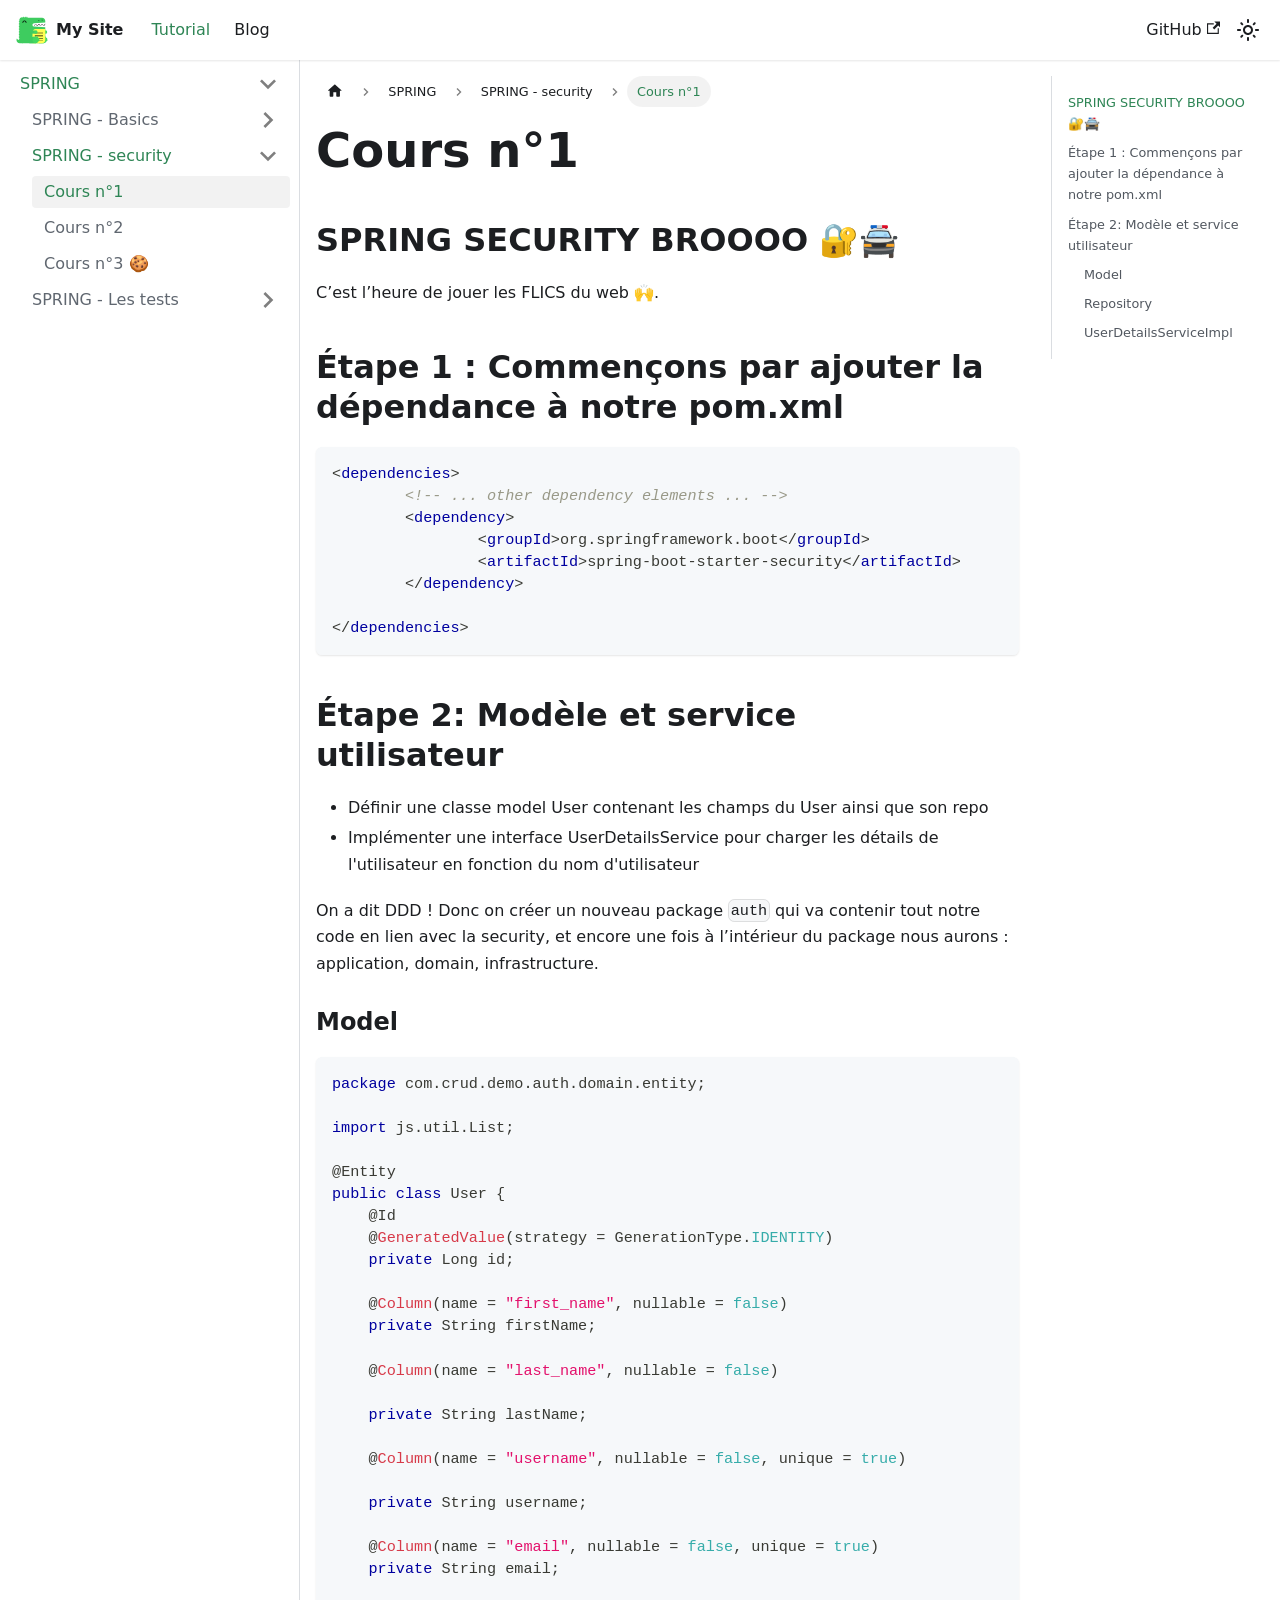
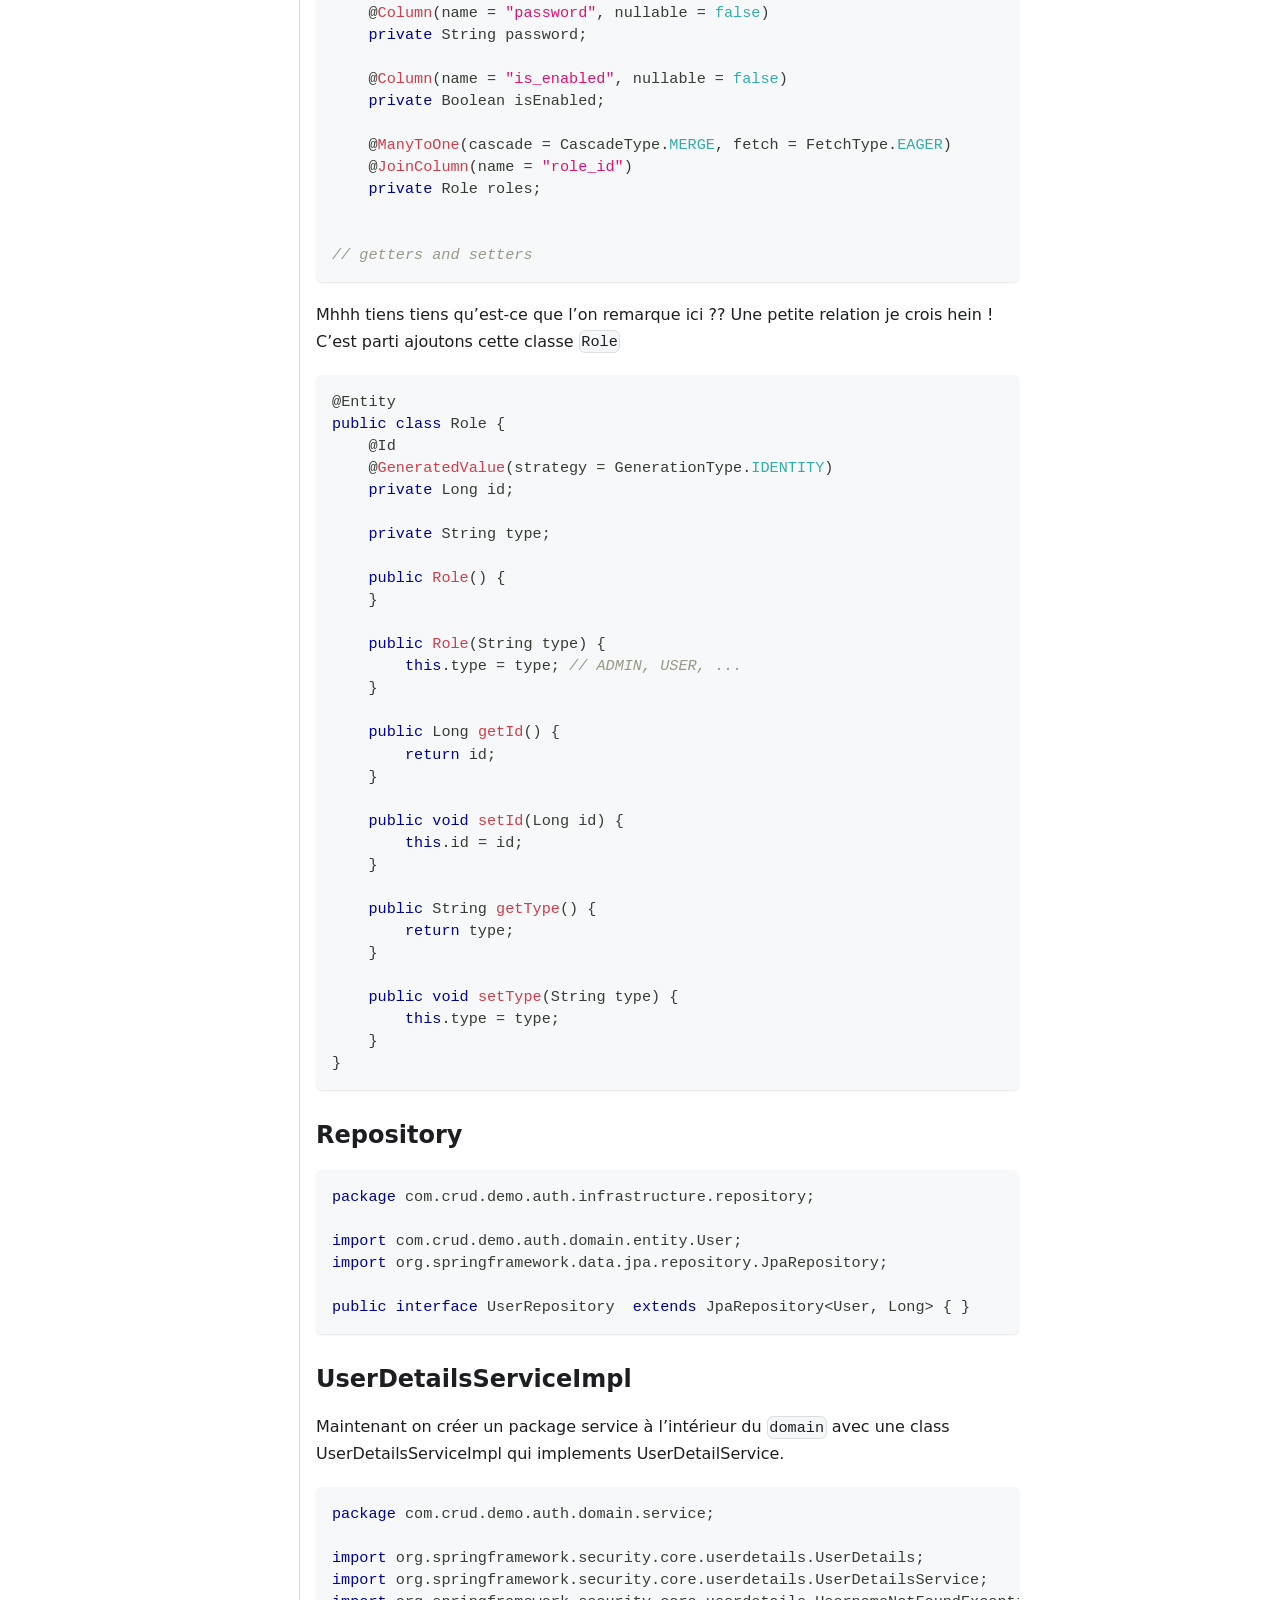
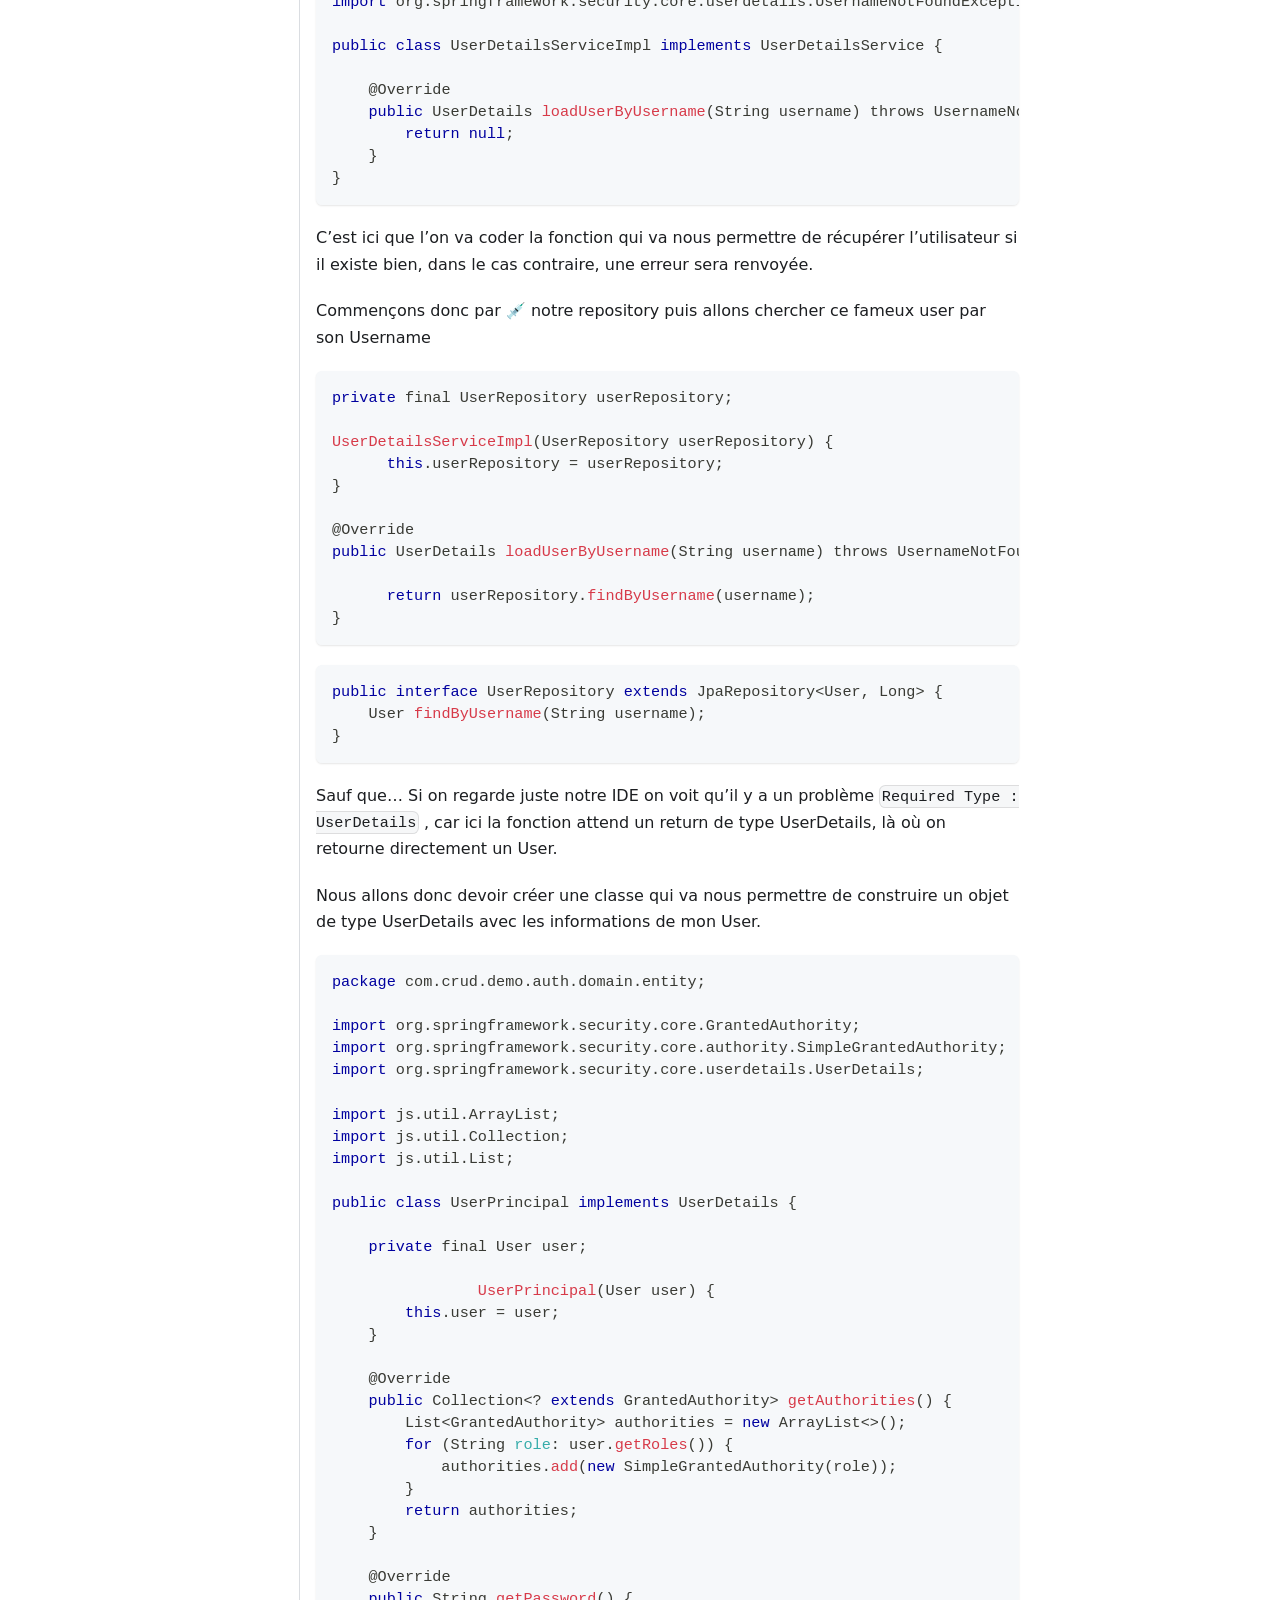
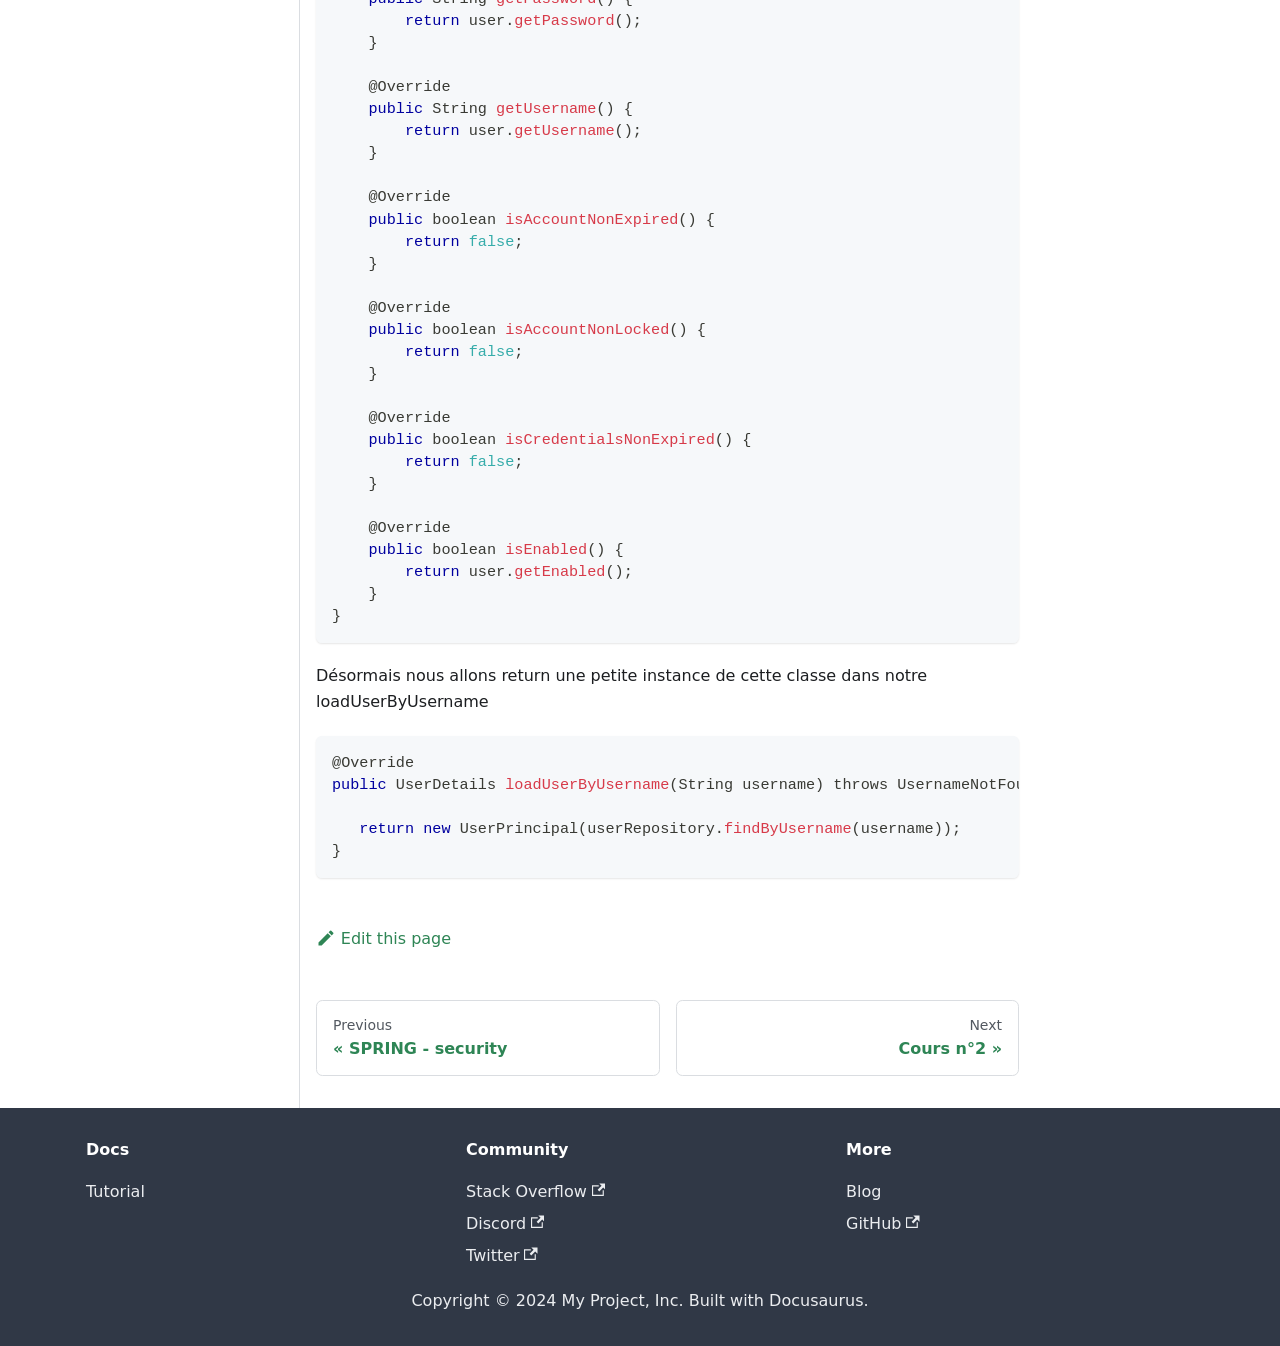
<file: docs/SPRING/spring-security/security-one/index.html>
<!doctype html>
<html lang="en" dir="ltr" class="docs-wrapper plugin-docs plugin-id-default docs-version-current docs-doc-page docs-doc-id-SPRING/spring-security/security-one" data-has-hydrated="false">
<head>
<meta charset="UTF-8">
<meta name="generator" content="Docusaurus v3.0.1">
<title data-rh="true">Cours n°1 | Majid DEV</title><meta data-rh="true" name="viewport" content="width=device-width,initial-scale=1"><meta data-rh="true" name="twitter:card" content="summary_large_image"><meta data-rh="true" property="og:image" content="https://goyavebrave69.github.io/img/docusaurus-social-card.jpg"><meta data-rh="true" name="twitter:image" content="https://goyavebrave69.github.io/img/docusaurus-social-card.jpg"><meta data-rh="true" property="og:url" content="https://goyavebrave69.github.io/docs/SPRING/spring-security/security-one"><meta data-rh="true" property="og:locale" content="en"><meta data-rh="true" name="docusaurus_locale" content="en"><meta data-rh="true" name="docsearch:language" content="en"><meta data-rh="true" name="docusaurus_version" content="current"><meta data-rh="true" name="docusaurus_tag" content="docs-default-current"><meta data-rh="true" name="docsearch:version" content="current"><meta data-rh="true" name="docsearch:docusaurus_tag" content="docs-default-current"><meta data-rh="true" property="og:title" content="Cours n°1 | Majid DEV"><meta data-rh="true" name="description" content="SPRING SECURITY BROOOO 🔐🚔"><meta data-rh="true" property="og:description" content="SPRING SECURITY BROOOO 🔐🚔"><link data-rh="true" rel="icon" href="/img/favicon.ico"><link data-rh="true" rel="canonical" href="https://goyavebrave69.github.io/docs/SPRING/spring-security/security-one"><link data-rh="true" rel="alternate" href="https://goyavebrave69.github.io/docs/SPRING/spring-security/security-one" hreflang="en"><link data-rh="true" rel="alternate" href="https://goyavebrave69.github.io/docs/SPRING/spring-security/security-one" hreflang="x-default"><link rel="stylesheet" href="/assets/css/styles.ca6c4509.css">
<script src="/assets/js/runtime~main.c9b54f58.js" defer="defer"></script>
<script src="/assets/js/main.35cfb180.js" defer="defer"></script>
</head>
<body class="navigation-with-keyboard">
<script>!function(){function t(t){document.documentElement.setAttribute("data-theme",t)}var e=function(){try{return new URLSearchParams(window.location.search).get("docusaurus-theme")}catch(t){}}()||function(){try{return localStorage.getItem("theme")}catch(t){}}();t(null!==e?e:"light")}(),function(){try{const c=new URLSearchParams(window.location.search).entries();for(var[t,e]of c)if(t.startsWith("docusaurus-data-")){var a=t.replace("docusaurus-data-","data-");document.documentElement.setAttribute(a,e)}}catch(t){}}()</script><div id="__docusaurus"><div role="region" aria-label="Skip to main content"><a class="skipToContent_fXgn" href="#__docusaurus_skipToContent_fallback">Skip to main content</a></div><nav aria-label="Main" class="navbar navbar--fixed-top"><div class="navbar__inner"><div class="navbar__items"><button aria-label="Toggle navigation bar" aria-expanded="false" class="navbar__toggle clean-btn" type="button"><svg width="30" height="30" viewBox="0 0 30 30" aria-hidden="true"><path stroke="currentColor" stroke-linecap="round" stroke-miterlimit="10" stroke-width="2" d="M4 7h22M4 15h22M4 23h22"></path></svg></button><a class="navbar__brand" href="/"><div class="navbar__logo"><img src="/img/logo.svg" alt="My Site Logo" class="themedComponent_mlkZ themedComponent--light_NVdE"><img src="/img/logo.svg" alt="My Site Logo" class="themedComponent_mlkZ themedComponent--dark_xIcU"></div><b class="navbar__title text--truncate">My Site</b></a><a aria-current="page" class="navbar__item navbar__link navbar__link--active" href="/docs/category/spring---basics">Tutorial</a><a class="navbar__item navbar__link" href="/blog">Blog</a></div><div class="navbar__items navbar__items--right"><a href="https://github.com/facebook/docusaurus" target="_blank" rel="noopener noreferrer" class="navbar__item navbar__link">GitHub<svg width="13.5" height="13.5" aria-hidden="true" viewBox="0 0 24 24" class="iconExternalLink_nPIU"><path fill="currentColor" d="M21 13v10h-21v-19h12v2h-10v15h17v-8h2zm3-12h-10.988l4.035 4-6.977 7.07 2.828 2.828 6.977-7.07 4.125 4.172v-11z"></path></svg></a><div class="toggle_vylO colorModeToggle_DEke"><button class="clean-btn toggleButton_gllP toggleButtonDisabled_aARS" type="button" disabled="" title="Switch between dark and light mode (currently light mode)" aria-label="Switch between dark and light mode (currently light mode)" aria-live="polite"><svg viewBox="0 0 24 24" width="24" height="24" class="lightToggleIcon_pyhR"><path fill="currentColor" d="M12,9c1.65,0,3,1.35,3,3s-1.35,3-3,3s-3-1.35-3-3S10.35,9,12,9 M12,7c-2.76,0-5,2.24-5,5s2.24,5,5,5s5-2.24,5-5 S14.76,7,12,7L12,7z M2,13l2,0c0.55,0,1-0.45,1-1s-0.45-1-1-1l-2,0c-0.55,0-1,0.45-1,1S1.45,13,2,13z M20,13l2,0c0.55,0,1-0.45,1-1 s-0.45-1-1-1l-2,0c-0.55,0-1,0.45-1,1S19.45,13,20,13z M11,2v2c0,0.55,0.45,1,1,1s1-0.45,1-1V2c0-0.55-0.45-1-1-1S11,1.45,11,2z M11,20v2c0,0.55,0.45,1,1,1s1-0.45,1-1v-2c0-0.55-0.45-1-1-1C11.45,19,11,19.45,11,20z M5.99,4.58c-0.39-0.39-1.03-0.39-1.41,0 c-0.39,0.39-0.39,1.03,0,1.41l1.06,1.06c0.39,0.39,1.03,0.39,1.41,0s0.39-1.03,0-1.41L5.99,4.58z M18.36,16.95 c-0.39-0.39-1.03-0.39-1.41,0c-0.39,0.39-0.39,1.03,0,1.41l1.06,1.06c0.39,0.39,1.03,0.39,1.41,0c0.39-0.39,0.39-1.03,0-1.41 L18.36,16.95z M19.42,5.99c0.39-0.39,0.39-1.03,0-1.41c-0.39-0.39-1.03-0.39-1.41,0l-1.06,1.06c-0.39,0.39-0.39,1.03,0,1.41 s1.03,0.39,1.41,0L19.42,5.99z M7.05,18.36c0.39-0.39,0.39-1.03,0-1.41c-0.39-0.39-1.03-0.39-1.41,0l-1.06,1.06 c-0.39,0.39-0.39,1.03,0,1.41s1.03,0.39,1.41,0L7.05,18.36z"></path></svg><svg viewBox="0 0 24 24" width="24" height="24" class="darkToggleIcon_wfgR"><path fill="currentColor" d="M9.37,5.51C9.19,6.15,9.1,6.82,9.1,7.5c0,4.08,3.32,7.4,7.4,7.4c0.68,0,1.35-0.09,1.99-0.27C17.45,17.19,14.93,19,12,19 c-3.86,0-7-3.14-7-7C5,9.07,6.81,6.55,9.37,5.51z M12,3c-4.97,0-9,4.03-9,9s4.03,9,9,9s9-4.03,9-9c0-0.46-0.04-0.92-0.1-1.36 c-0.98,1.37-2.58,2.26-4.4,2.26c-2.98,0-5.4-2.42-5.4-5.4c0-1.81,0.89-3.42,2.26-4.4C12.92,3.04,12.46,3,12,3L12,3z"></path></svg></button></div><div class="navbarSearchContainer_Bca1"></div></div></div><div role="presentation" class="navbar-sidebar__backdrop"></div></nav><div id="__docusaurus_skipToContent_fallback" class="main-wrapper mainWrapper_z2l0"><div class="docsWrapper_hBAB"><button aria-label="Scroll back to top" class="clean-btn theme-back-to-top-button backToTopButton_sjWU" type="button"></button><div class="docRoot_UBD9"><aside class="theme-doc-sidebar-container docSidebarContainer_YfHR"><div class="sidebarViewport_aRkj"><div class="sidebar_njMd"><nav aria-label="Docs sidebar" class="menu thin-scrollbar menu_SIkG"><ul class="theme-doc-sidebar-menu menu__list"><li class="theme-doc-sidebar-item-category theme-doc-sidebar-item-category-level-1 menu__list-item"><div class="menu__list-item-collapsible"><a class="menu__link menu__link--sublist menu__link--sublist-caret menu__link--active" aria-expanded="true" href="/docs/category/spring---basics">SPRING</a></div><ul style="display:block;overflow:visible;height:auto" class="menu__list"><li class="theme-doc-sidebar-item-category theme-doc-sidebar-item-category-level-2 menu__list-item menu__list-item--collapsed"><div class="menu__list-item-collapsible"><a class="menu__link menu__link--sublist" aria-expanded="false" tabindex="0" href="/docs/category/spring---basics">SPRING - Basics</a><button aria-label="Expand sidebar category &#x27;SPRING - Basics&#x27;" type="button" class="clean-btn menu__caret"></button></div></li><li class="theme-doc-sidebar-item-category theme-doc-sidebar-item-category-level-2 menu__list-item"><div class="menu__list-item-collapsible"><a class="menu__link menu__link--sublist menu__link--active" aria-expanded="true" tabindex="0" href="/docs/category/spring---security">SPRING - security</a><button aria-label="Collapse sidebar category &#x27;SPRING - security&#x27;" type="button" class="clean-btn menu__caret"></button></div><ul style="display:block;overflow:visible;height:auto" class="menu__list"><li class="theme-doc-sidebar-item-link theme-doc-sidebar-item-link-level-3 menu__list-item"><a class="menu__link menu__link--active" aria-current="page" tabindex="0" href="/docs/SPRING/spring-security/security-one">Cours n°1</a></li><li class="theme-doc-sidebar-item-link theme-doc-sidebar-item-link-level-3 menu__list-item"><a class="menu__link" tabindex="0" href="/docs/SPRING/spring-security/security-two">Cours n°2</a></li><li class="theme-doc-sidebar-item-link theme-doc-sidebar-item-link-level-3 menu__list-item"><a class="menu__link" tabindex="0" href="/docs/SPRING/spring-security/security-three">Cours n°3 🍪</a></li></ul></li><li class="theme-doc-sidebar-item-category theme-doc-sidebar-item-category-level-2 menu__list-item menu__list-item--collapsed"><div class="menu__list-item-collapsible"><a class="menu__link menu__link--sublist" aria-expanded="false" tabindex="0" href="/docs/category/spring---les-tests">SPRING - Les tests</a><button aria-label="Expand sidebar category &#x27;SPRING - Les tests&#x27;" type="button" class="clean-btn menu__caret"></button></div></li></ul></li></ul></nav></div></div></aside><main class="docMainContainer_TBSr"><div class="container padding-top--md padding-bottom--lg"><div class="row"><div class="col docItemCol_VOVn"><div class="docItemContainer_Djhp"><article><nav class="theme-doc-breadcrumbs breadcrumbsContainer_Z_bl" aria-label="Breadcrumbs"><ul class="breadcrumbs" itemscope="" itemtype="https://schema.org/BreadcrumbList"><li class="breadcrumbs__item"><a aria-label="Home page" class="breadcrumbs__link" href="/"><svg viewBox="0 0 24 24" class="breadcrumbHomeIcon_YNFT"><path d="M10 19v-5h4v5c0 .55.45 1 1 1h3c.55 0 1-.45 1-1v-7h1.7c.46 0 .68-.57.33-.87L12.67 3.6c-.38-.34-.96-.34-1.34 0l-8.36 7.53c-.34.3-.13.87.33.87H5v7c0 .55.45 1 1 1h3c.55 0 1-.45 1-1z" fill="currentColor"></path></svg></a></li><li class="breadcrumbs__item"><span class="breadcrumbs__link">SPRING</span><meta itemprop="position" content="1"></li><li itemscope="" itemprop="itemListElement" itemtype="https://schema.org/ListItem" class="breadcrumbs__item"><a class="breadcrumbs__link" itemprop="item" href="/docs/category/spring---security"><span itemprop="name">SPRING - security</span></a><meta itemprop="position" content="2"></li><li itemscope="" itemprop="itemListElement" itemtype="https://schema.org/ListItem" class="breadcrumbs__item breadcrumbs__item--active"><span class="breadcrumbs__link" itemprop="name">Cours n°1</span><meta itemprop="position" content="3"></li></ul></nav><div class="tocCollapsible_ETCw theme-doc-toc-mobile tocMobile_ITEo"><button type="button" class="clean-btn tocCollapsibleButton_TO0P">On this page</button></div><div class="theme-doc-markdown markdown"><h1>Cours n°1</h1>
<h2 class="anchor anchorWithStickyNavbar_LWe7" id="spring-security-broooo-">SPRING SECURITY BROOOO 🔐🚔<a href="#spring-security-broooo-" class="hash-link" aria-label="Direct link to SPRING SECURITY BROOOO 🔐🚔" title="Direct link to SPRING SECURITY BROOOO 🔐🚔">​</a></h2>
<p>C’est l’heure de jouer les FLICS du web 🙌.</p>
<h2 class="anchor anchorWithStickyNavbar_LWe7" id="étape-1--commençons-par-ajouter-la-dépendance-à-notre-pomxml">Étape 1 : Commençons par ajouter la dépendance à notre pom.xml<a href="#étape-1--commençons-par-ajouter-la-dépendance-à-notre-pomxml" class="hash-link" aria-label="Direct link to Étape 1 : Commençons par ajouter la dépendance à notre pom.xml" title="Direct link to Étape 1 : Commençons par ajouter la dépendance à notre pom.xml">​</a></h2>
<div class="language-xml codeBlockContainer_Ckt0 theme-code-block" style="--prism-color:#393A34;--prism-background-color:#f6f8fa"><div class="codeBlockContent_biex"><pre tabindex="0" class="prism-code language-xml codeBlock_bY9V thin-scrollbar" style="color:#393A34;background-color:#f6f8fa"><code class="codeBlockLines_e6Vv"><span class="token-line" style="color:#393A34"><span class="token tag punctuation" style="color:#393A34">&lt;</span><span class="token tag" style="color:#00009f">dependencies</span><span class="token tag punctuation" style="color:#393A34">&gt;</span><span class="token plain"></span><br></span><span class="token-line" style="color:#393A34"><span class="token plain">	</span><span class="token comment" style="color:#999988;font-style:italic">&lt;!-- ... other dependency elements ... --&gt;</span><span class="token plain"></span><br></span><span class="token-line" style="color:#393A34"><span class="token plain">	</span><span class="token tag punctuation" style="color:#393A34">&lt;</span><span class="token tag" style="color:#00009f">dependency</span><span class="token tag punctuation" style="color:#393A34">&gt;</span><span class="token plain"></span><br></span><span class="token-line" style="color:#393A34"><span class="token plain">		</span><span class="token tag punctuation" style="color:#393A34">&lt;</span><span class="token tag" style="color:#00009f">groupId</span><span class="token tag punctuation" style="color:#393A34">&gt;</span><span class="token plain">org.springframework.boot</span><span class="token tag punctuation" style="color:#393A34">&lt;/</span><span class="token tag" style="color:#00009f">groupId</span><span class="token tag punctuation" style="color:#393A34">&gt;</span><span class="token plain"></span><br></span><span class="token-line" style="color:#393A34"><span class="token plain">		</span><span class="token tag punctuation" style="color:#393A34">&lt;</span><span class="token tag" style="color:#00009f">artifactId</span><span class="token tag punctuation" style="color:#393A34">&gt;</span><span class="token plain">spring-boot-starter-security</span><span class="token tag punctuation" style="color:#393A34">&lt;/</span><span class="token tag" style="color:#00009f">artifactId</span><span class="token tag punctuation" style="color:#393A34">&gt;</span><span class="token plain"></span><br></span><span class="token-line" style="color:#393A34"><span class="token plain">	</span><span class="token tag punctuation" style="color:#393A34">&lt;/</span><span class="token tag" style="color:#00009f">dependency</span><span class="token tag punctuation" style="color:#393A34">&gt;</span><span class="token plain"></span><br></span><span class="token-line" style="color:#393A34"><span class="token plain">   </span><br></span><span class="token-line" style="color:#393A34"><span class="token plain"></span><span class="token tag punctuation" style="color:#393A34">&lt;/</span><span class="token tag" style="color:#00009f">dependencies</span><span class="token tag punctuation" style="color:#393A34">&gt;</span><br></span></code></pre><div class="buttonGroup__atx"><button type="button" aria-label="Copy code to clipboard" title="Copy" class="clean-btn"><span class="copyButtonIcons_eSgA" aria-hidden="true"><svg viewBox="0 0 24 24" class="copyButtonIcon_y97N"><path fill="currentColor" d="M19,21H8V7H19M19,5H8A2,2 0 0,0 6,7V21A2,2 0 0,0 8,23H19A2,2 0 0,0 21,21V7A2,2 0 0,0 19,5M16,1H4A2,2 0 0,0 2,3V17H4V3H16V1Z"></path></svg><svg viewBox="0 0 24 24" class="copyButtonSuccessIcon_LjdS"><path fill="currentColor" d="M21,7L9,19L3.5,13.5L4.91,12.09L9,16.17L19.59,5.59L21,7Z"></path></svg></span></button></div></div></div>
<h2 class="anchor anchorWithStickyNavbar_LWe7" id="étape-2-modèle-et-service-utilisateur">Étape 2: Modèle et service utilisateur<a href="#étape-2-modèle-et-service-utilisateur" class="hash-link" aria-label="Direct link to Étape 2: Modèle et service utilisateur" title="Direct link to Étape 2: Modèle et service utilisateur">​</a></h2>
<ul>
<li>Définir une classe model User contenant les champs du User ainsi que son repo</li>
<li>Implémenter une interface UserDetailsService pour charger les détails de l&#x27;utilisateur en fonction du nom d&#x27;utilisateur</li>
</ul>
<p>On a dit DDD ! Donc on créer un nouveau package <code>auth</code> qui va contenir tout notre code en lien avec la security, et encore une fois à l’intérieur du package nous aurons : application, domain, infrastructure.</p>
<h3 class="anchor anchorWithStickyNavbar_LWe7" id="model">Model<a href="#model" class="hash-link" aria-label="Direct link to Model" title="Direct link to Model">​</a></h3>
<div class="language-js codeBlockContainer_Ckt0 theme-code-block" style="--prism-color:#393A34;--prism-background-color:#f6f8fa"><div class="codeBlockContent_biex"><pre tabindex="0" class="prism-code language-js codeBlock_bY9V thin-scrollbar" style="color:#393A34;background-color:#f6f8fa"><code class="codeBlockLines_e6Vv"><span class="token-line" style="color:#393A34"><span class="token keyword" style="color:#00009f">package</span><span class="token plain"> com</span><span class="token punctuation" style="color:#393A34">.</span><span class="token property-access">crud</span><span class="token punctuation" style="color:#393A34">.</span><span class="token property-access">demo</span><span class="token punctuation" style="color:#393A34">.</span><span class="token property-access">auth</span><span class="token punctuation" style="color:#393A34">.</span><span class="token property-access">domain</span><span class="token punctuation" style="color:#393A34">.</span><span class="token property-access">entity</span><span class="token punctuation" style="color:#393A34">;</span><span class="token plain"></span><br></span><span class="token-line" style="color:#393A34"><span class="token plain" style="display:inline-block"></span><br></span><span class="token-line" style="color:#393A34"><span class="token plain"></span><span class="token keyword module" style="color:#00009f">import</span><span class="token plain"> js</span><span class="token punctuation" style="color:#393A34">.</span><span class="token property-access">util</span><span class="token punctuation" style="color:#393A34">.</span><span class="token property-access maybe-class-name">List</span><span class="token punctuation" style="color:#393A34">;</span><span class="token plain"></span><br></span><span class="token-line" style="color:#393A34"><span class="token plain" style="display:inline-block"></span><br></span><span class="token-line" style="color:#393A34"><span class="token plain">@</span><span class="token maybe-class-name">Entity</span><span class="token plain"></span><br></span><span class="token-line" style="color:#393A34"><span class="token plain"></span><span class="token keyword" style="color:#00009f">public</span><span class="token plain"> </span><span class="token keyword" style="color:#00009f">class</span><span class="token plain"> </span><span class="token class-name">User</span><span class="token plain"> </span><span class="token punctuation" style="color:#393A34">{</span><span class="token plain"></span><br></span><span class="token-line" style="color:#393A34"><span class="token plain">    @</span><span class="token maybe-class-name">Id</span><span class="token plain"></span><br></span><span class="token-line" style="color:#393A34"><span class="token plain">    @</span><span class="token function maybe-class-name" style="color:#d73a49">GeneratedValue</span><span class="token punctuation" style="color:#393A34">(</span><span class="token plain">strategy </span><span class="token operator" style="color:#393A34">=</span><span class="token plain"> </span><span class="token maybe-class-name">GenerationType</span><span class="token punctuation" style="color:#393A34">.</span><span class="token constant" style="color:#36acaa">IDENTITY</span><span class="token punctuation" style="color:#393A34">)</span><span class="token plain"></span><br></span><span class="token-line" style="color:#393A34"><span class="token plain">    </span><span class="token keyword" style="color:#00009f">private</span><span class="token plain"> </span><span class="token maybe-class-name">Long</span><span class="token plain"> id</span><span class="token punctuation" style="color:#393A34">;</span><span class="token plain"></span><br></span><span class="token-line" style="color:#393A34"><span class="token plain" style="display:inline-block"></span><br></span><span class="token-line" style="color:#393A34"><span class="token plain">    @</span><span class="token function maybe-class-name" style="color:#d73a49">Column</span><span class="token punctuation" style="color:#393A34">(</span><span class="token plain">name </span><span class="token operator" style="color:#393A34">=</span><span class="token plain"> </span><span class="token string" style="color:#e3116c">&quot;first_name&quot;</span><span class="token punctuation" style="color:#393A34">,</span><span class="token plain"> nullable </span><span class="token operator" style="color:#393A34">=</span><span class="token plain"> </span><span class="token boolean" style="color:#36acaa">false</span><span class="token punctuation" style="color:#393A34">)</span><span class="token plain"></span><br></span><span class="token-line" style="color:#393A34"><span class="token plain">    </span><span class="token keyword" style="color:#00009f">private</span><span class="token plain"> </span><span class="token known-class-name class-name">String</span><span class="token plain"> firstName</span><span class="token punctuation" style="color:#393A34">;</span><span class="token plain"></span><br></span><span class="token-line" style="color:#393A34"><span class="token plain" style="display:inline-block"></span><br></span><span class="token-line" style="color:#393A34"><span class="token plain">    @</span><span class="token function maybe-class-name" style="color:#d73a49">Column</span><span class="token punctuation" style="color:#393A34">(</span><span class="token plain">name </span><span class="token operator" style="color:#393A34">=</span><span class="token plain"> </span><span class="token string" style="color:#e3116c">&quot;last_name&quot;</span><span class="token punctuation" style="color:#393A34">,</span><span class="token plain"> nullable </span><span class="token operator" style="color:#393A34">=</span><span class="token plain"> </span><span class="token boolean" style="color:#36acaa">false</span><span class="token punctuation" style="color:#393A34">)</span><span class="token plain"></span><br></span><span class="token-line" style="color:#393A34"><span class="token plain" style="display:inline-block"></span><br></span><span class="token-line" style="color:#393A34"><span class="token plain">    </span><span class="token keyword" style="color:#00009f">private</span><span class="token plain"> </span><span class="token known-class-name class-name">String</span><span class="token plain"> lastName</span><span class="token punctuation" style="color:#393A34">;</span><span class="token plain"></span><br></span><span class="token-line" style="color:#393A34"><span class="token plain" style="display:inline-block"></span><br></span><span class="token-line" style="color:#393A34"><span class="token plain">    @</span><span class="token function maybe-class-name" style="color:#d73a49">Column</span><span class="token punctuation" style="color:#393A34">(</span><span class="token plain">name </span><span class="token operator" style="color:#393A34">=</span><span class="token plain"> </span><span class="token string" style="color:#e3116c">&quot;username&quot;</span><span class="token punctuation" style="color:#393A34">,</span><span class="token plain"> nullable </span><span class="token operator" style="color:#393A34">=</span><span class="token plain"> </span><span class="token boolean" style="color:#36acaa">false</span><span class="token punctuation" style="color:#393A34">,</span><span class="token plain"> unique </span><span class="token operator" style="color:#393A34">=</span><span class="token plain"> </span><span class="token boolean" style="color:#36acaa">true</span><span class="token punctuation" style="color:#393A34">)</span><span class="token plain"></span><br></span><span class="token-line" style="color:#393A34"><span class="token plain" style="display:inline-block"></span><br></span><span class="token-line" style="color:#393A34"><span class="token plain">    </span><span class="token keyword" style="color:#00009f">private</span><span class="token plain"> </span><span class="token known-class-name class-name">String</span><span class="token plain"> username</span><span class="token punctuation" style="color:#393A34">;</span><span class="token plain"></span><br></span><span class="token-line" style="color:#393A34"><span class="token plain" style="display:inline-block"></span><br></span><span class="token-line" style="color:#393A34"><span class="token plain">    @</span><span class="token function maybe-class-name" style="color:#d73a49">Column</span><span class="token punctuation" style="color:#393A34">(</span><span class="token plain">name </span><span class="token operator" style="color:#393A34">=</span><span class="token plain"> </span><span class="token string" style="color:#e3116c">&quot;email&quot;</span><span class="token punctuation" style="color:#393A34">,</span><span class="token plain"> nullable </span><span class="token operator" style="color:#393A34">=</span><span class="token plain"> </span><span class="token boolean" style="color:#36acaa">false</span><span class="token punctuation" style="color:#393A34">,</span><span class="token plain"> unique </span><span class="token operator" style="color:#393A34">=</span><span class="token plain"> </span><span class="token boolean" style="color:#36acaa">true</span><span class="token punctuation" style="color:#393A34">)</span><span class="token plain"></span><br></span><span class="token-line" style="color:#393A34"><span class="token plain">    </span><span class="token keyword" style="color:#00009f">private</span><span class="token plain"> </span><span class="token known-class-name class-name">String</span><span class="token plain"> email</span><span class="token punctuation" style="color:#393A34">;</span><span class="token plain"></span><br></span><span class="token-line" style="color:#393A34"><span class="token plain" style="display:inline-block"></span><br></span><span class="token-line" style="color:#393A34"><span class="token plain">    @</span><span class="token function maybe-class-name" style="color:#d73a49">Column</span><span class="token punctuation" style="color:#393A34">(</span><span class="token plain">name </span><span class="token operator" style="color:#393A34">=</span><span class="token plain"> </span><span class="token string" style="color:#e3116c">&quot;password&quot;</span><span class="token punctuation" style="color:#393A34">,</span><span class="token plain"> nullable </span><span class="token operator" style="color:#393A34">=</span><span class="token plain"> </span><span class="token boolean" style="color:#36acaa">false</span><span class="token punctuation" style="color:#393A34">)</span><span class="token plain"></span><br></span><span class="token-line" style="color:#393A34"><span class="token plain">    </span><span class="token keyword" style="color:#00009f">private</span><span class="token plain"> </span><span class="token known-class-name class-name">String</span><span class="token plain"> password</span><span class="token punctuation" style="color:#393A34">;</span><span class="token plain"></span><br></span><span class="token-line" style="color:#393A34"><span class="token plain" style="display:inline-block"></span><br></span><span class="token-line" style="color:#393A34"><span class="token plain">    @</span><span class="token function maybe-class-name" style="color:#d73a49">Column</span><span class="token punctuation" style="color:#393A34">(</span><span class="token plain">name </span><span class="token operator" style="color:#393A34">=</span><span class="token plain"> </span><span class="token string" style="color:#e3116c">&quot;is_enabled&quot;</span><span class="token punctuation" style="color:#393A34">,</span><span class="token plain"> nullable </span><span class="token operator" style="color:#393A34">=</span><span class="token plain"> </span><span class="token boolean" style="color:#36acaa">false</span><span class="token punctuation" style="color:#393A34">)</span><span class="token plain"></span><br></span><span class="token-line" style="color:#393A34"><span class="token plain">    </span><span class="token keyword" style="color:#00009f">private</span><span class="token plain"> </span><span class="token known-class-name class-name">Boolean</span><span class="token plain"> isEnabled</span><span class="token punctuation" style="color:#393A34">;</span><span class="token plain"></span><br></span><span class="token-line" style="color:#393A34"><span class="token plain" style="display:inline-block"></span><br></span><span class="token-line" style="color:#393A34"><span class="token plain">    @</span><span class="token function maybe-class-name" style="color:#d73a49">ManyToOne</span><span class="token punctuation" style="color:#393A34">(</span><span class="token plain">cascade </span><span class="token operator" style="color:#393A34">=</span><span class="token plain"> </span><span class="token maybe-class-name">CascadeType</span><span class="token punctuation" style="color:#393A34">.</span><span class="token constant" style="color:#36acaa">MERGE</span><span class="token punctuation" style="color:#393A34">,</span><span class="token plain"> fetch </span><span class="token operator" style="color:#393A34">=</span><span class="token plain"> </span><span class="token maybe-class-name">FetchType</span><span class="token punctuation" style="color:#393A34">.</span><span class="token constant" style="color:#36acaa">EAGER</span><span class="token punctuation" style="color:#393A34">)</span><span class="token plain"></span><br></span><span class="token-line" style="color:#393A34"><span class="token plain">    @</span><span class="token function maybe-class-name" style="color:#d73a49">JoinColumn</span><span class="token punctuation" style="color:#393A34">(</span><span class="token plain">name </span><span class="token operator" style="color:#393A34">=</span><span class="token plain"> </span><span class="token string" style="color:#e3116c">&quot;role_id&quot;</span><span class="token punctuation" style="color:#393A34">)</span><span class="token plain"></span><br></span><span class="token-line" style="color:#393A34"><span class="token plain">    </span><span class="token keyword" style="color:#00009f">private</span><span class="token plain"> </span><span class="token maybe-class-name">Role</span><span class="token plain"> roles</span><span class="token punctuation" style="color:#393A34">;</span><span class="token plain"></span><br></span><span class="token-line" style="color:#393A34"><span class="token plain">		</span><br></span><span class="token-line" style="color:#393A34"><span class="token plain" style="display:inline-block"></span><br></span><span class="token-line" style="color:#393A34"><span class="token plain"></span><span class="token comment" style="color:#999988;font-style:italic">// getters and setters</span><br></span></code></pre><div class="buttonGroup__atx"><button type="button" aria-label="Copy code to clipboard" title="Copy" class="clean-btn"><span class="copyButtonIcons_eSgA" aria-hidden="true"><svg viewBox="0 0 24 24" class="copyButtonIcon_y97N"><path fill="currentColor" d="M19,21H8V7H19M19,5H8A2,2 0 0,0 6,7V21A2,2 0 0,0 8,23H19A2,2 0 0,0 21,21V7A2,2 0 0,0 19,5M16,1H4A2,2 0 0,0 2,3V17H4V3H16V1Z"></path></svg><svg viewBox="0 0 24 24" class="copyButtonSuccessIcon_LjdS"><path fill="currentColor" d="M21,7L9,19L3.5,13.5L4.91,12.09L9,16.17L19.59,5.59L21,7Z"></path></svg></span></button></div></div></div>
<p>Mhhh tiens tiens qu’est-ce que l’on remarque ici ?? Une petite relation je crois hein !
C’est parti ajoutons cette classe <code>Role</code></p>
<div class="language-js codeBlockContainer_Ckt0 theme-code-block" style="--prism-color:#393A34;--prism-background-color:#f6f8fa"><div class="codeBlockContent_biex"><pre tabindex="0" class="prism-code language-js codeBlock_bY9V thin-scrollbar" style="color:#393A34;background-color:#f6f8fa"><code class="codeBlockLines_e6Vv"><span class="token-line" style="color:#393A34"><span class="token plain">@</span><span class="token maybe-class-name">Entity</span><span class="token plain"></span><br></span><span class="token-line" style="color:#393A34"><span class="token plain"></span><span class="token keyword" style="color:#00009f">public</span><span class="token plain"> </span><span class="token keyword" style="color:#00009f">class</span><span class="token plain"> </span><span class="token class-name">Role</span><span class="token plain"> </span><span class="token punctuation" style="color:#393A34">{</span><span class="token plain"></span><br></span><span class="token-line" style="color:#393A34"><span class="token plain">    @</span><span class="token maybe-class-name">Id</span><span class="token plain"></span><br></span><span class="token-line" style="color:#393A34"><span class="token plain">    @</span><span class="token function maybe-class-name" style="color:#d73a49">GeneratedValue</span><span class="token punctuation" style="color:#393A34">(</span><span class="token plain">strategy </span><span class="token operator" style="color:#393A34">=</span><span class="token plain"> </span><span class="token maybe-class-name">GenerationType</span><span class="token punctuation" style="color:#393A34">.</span><span class="token constant" style="color:#36acaa">IDENTITY</span><span class="token punctuation" style="color:#393A34">)</span><span class="token plain"></span><br></span><span class="token-line" style="color:#393A34"><span class="token plain">    </span><span class="token keyword" style="color:#00009f">private</span><span class="token plain"> </span><span class="token maybe-class-name">Long</span><span class="token plain"> id</span><span class="token punctuation" style="color:#393A34">;</span><span class="token plain"></span><br></span><span class="token-line" style="color:#393A34"><span class="token plain" style="display:inline-block"></span><br></span><span class="token-line" style="color:#393A34"><span class="token plain">    </span><span class="token keyword" style="color:#00009f">private</span><span class="token plain"> </span><span class="token known-class-name class-name">String</span><span class="token plain"> type</span><span class="token punctuation" style="color:#393A34">;</span><span class="token plain"></span><br></span><span class="token-line" style="color:#393A34"><span class="token plain" style="display:inline-block"></span><br></span><span class="token-line" style="color:#393A34"><span class="token plain">    </span><span class="token keyword" style="color:#00009f">public</span><span class="token plain"> </span><span class="token function maybe-class-name" style="color:#d73a49">Role</span><span class="token punctuation" style="color:#393A34">(</span><span class="token punctuation" style="color:#393A34">)</span><span class="token plain"> </span><span class="token punctuation" style="color:#393A34">{</span><span class="token plain"></span><br></span><span class="token-line" style="color:#393A34"><span class="token plain">    </span><span class="token punctuation" style="color:#393A34">}</span><span class="token plain"></span><br></span><span class="token-line" style="color:#393A34"><span class="token plain" style="display:inline-block"></span><br></span><span class="token-line" style="color:#393A34"><span class="token plain">    </span><span class="token keyword" style="color:#00009f">public</span><span class="token plain"> </span><span class="token function maybe-class-name" style="color:#d73a49">Role</span><span class="token punctuation" style="color:#393A34">(</span><span class="token parameter known-class-name class-name">String</span><span class="token parameter"> type</span><span class="token punctuation" style="color:#393A34">)</span><span class="token plain"> </span><span class="token punctuation" style="color:#393A34">{</span><span class="token plain"></span><br></span><span class="token-line" style="color:#393A34"><span class="token plain">        </span><span class="token keyword" style="color:#00009f">this</span><span class="token punctuation" style="color:#393A34">.</span><span class="token property-access">type</span><span class="token plain"> </span><span class="token operator" style="color:#393A34">=</span><span class="token plain"> type</span><span class="token punctuation" style="color:#393A34">;</span><span class="token plain"> </span><span class="token comment" style="color:#999988;font-style:italic">// ADMIN, USER, ...</span><span class="token plain"></span><br></span><span class="token-line" style="color:#393A34"><span class="token plain">    </span><span class="token punctuation" style="color:#393A34">}</span><span class="token plain"></span><br></span><span class="token-line" style="color:#393A34"><span class="token plain" style="display:inline-block"></span><br></span><span class="token-line" style="color:#393A34"><span class="token plain">    </span><span class="token keyword" style="color:#00009f">public</span><span class="token plain"> </span><span class="token maybe-class-name">Long</span><span class="token plain"> </span><span class="token function" style="color:#d73a49">getId</span><span class="token punctuation" style="color:#393A34">(</span><span class="token punctuation" style="color:#393A34">)</span><span class="token plain"> </span><span class="token punctuation" style="color:#393A34">{</span><span class="token plain"></span><br></span><span class="token-line" style="color:#393A34"><span class="token plain">        </span><span class="token keyword control-flow" style="color:#00009f">return</span><span class="token plain"> id</span><span class="token punctuation" style="color:#393A34">;</span><span class="token plain"></span><br></span><span class="token-line" style="color:#393A34"><span class="token plain">    </span><span class="token punctuation" style="color:#393A34">}</span><span class="token plain"></span><br></span><span class="token-line" style="color:#393A34"><span class="token plain" style="display:inline-block"></span><br></span><span class="token-line" style="color:#393A34"><span class="token plain">    </span><span class="token keyword" style="color:#00009f">public</span><span class="token plain"> </span><span class="token keyword" style="color:#00009f">void</span><span class="token plain"> </span><span class="token function" style="color:#d73a49">setId</span><span class="token punctuation" style="color:#393A34">(</span><span class="token parameter maybe-class-name">Long</span><span class="token parameter"> id</span><span class="token punctuation" style="color:#393A34">)</span><span class="token plain"> </span><span class="token punctuation" style="color:#393A34">{</span><span class="token plain"></span><br></span><span class="token-line" style="color:#393A34"><span class="token plain">        </span><span class="token keyword" style="color:#00009f">this</span><span class="token punctuation" style="color:#393A34">.</span><span class="token property-access">id</span><span class="token plain"> </span><span class="token operator" style="color:#393A34">=</span><span class="token plain"> id</span><span class="token punctuation" style="color:#393A34">;</span><span class="token plain"></span><br></span><span class="token-line" style="color:#393A34"><span class="token plain">    </span><span class="token punctuation" style="color:#393A34">}</span><span class="token plain"></span><br></span><span class="token-line" style="color:#393A34"><span class="token plain" style="display:inline-block"></span><br></span><span class="token-line" style="color:#393A34"><span class="token plain">    </span><span class="token keyword" style="color:#00009f">public</span><span class="token plain"> </span><span class="token known-class-name class-name">String</span><span class="token plain"> </span><span class="token function" style="color:#d73a49">getType</span><span class="token punctuation" style="color:#393A34">(</span><span class="token punctuation" style="color:#393A34">)</span><span class="token plain"> </span><span class="token punctuation" style="color:#393A34">{</span><span class="token plain"></span><br></span><span class="token-line" style="color:#393A34"><span class="token plain">        </span><span class="token keyword control-flow" style="color:#00009f">return</span><span class="token plain"> type</span><span class="token punctuation" style="color:#393A34">;</span><span class="token plain"></span><br></span><span class="token-line" style="color:#393A34"><span class="token plain">    </span><span class="token punctuation" style="color:#393A34">}</span><span class="token plain"></span><br></span><span class="token-line" style="color:#393A34"><span class="token plain" style="display:inline-block"></span><br></span><span class="token-line" style="color:#393A34"><span class="token plain">    </span><span class="token keyword" style="color:#00009f">public</span><span class="token plain"> </span><span class="token keyword" style="color:#00009f">void</span><span class="token plain"> </span><span class="token function" style="color:#d73a49">setType</span><span class="token punctuation" style="color:#393A34">(</span><span class="token parameter known-class-name class-name">String</span><span class="token parameter"> type</span><span class="token punctuation" style="color:#393A34">)</span><span class="token plain"> </span><span class="token punctuation" style="color:#393A34">{</span><span class="token plain"></span><br></span><span class="token-line" style="color:#393A34"><span class="token plain">        </span><span class="token keyword" style="color:#00009f">this</span><span class="token punctuation" style="color:#393A34">.</span><span class="token property-access">type</span><span class="token plain"> </span><span class="token operator" style="color:#393A34">=</span><span class="token plain"> type</span><span class="token punctuation" style="color:#393A34">;</span><span class="token plain"></span><br></span><span class="token-line" style="color:#393A34"><span class="token plain">    </span><span class="token punctuation" style="color:#393A34">}</span><span class="token plain"></span><br></span><span class="token-line" style="color:#393A34"><span class="token plain"></span><span class="token punctuation" style="color:#393A34">}</span><br></span></code></pre><div class="buttonGroup__atx"><button type="button" aria-label="Copy code to clipboard" title="Copy" class="clean-btn"><span class="copyButtonIcons_eSgA" aria-hidden="true"><svg viewBox="0 0 24 24" class="copyButtonIcon_y97N"><path fill="currentColor" d="M19,21H8V7H19M19,5H8A2,2 0 0,0 6,7V21A2,2 0 0,0 8,23H19A2,2 0 0,0 21,21V7A2,2 0 0,0 19,5M16,1H4A2,2 0 0,0 2,3V17H4V3H16V1Z"></path></svg><svg viewBox="0 0 24 24" class="copyButtonSuccessIcon_LjdS"><path fill="currentColor" d="M21,7L9,19L3.5,13.5L4.91,12.09L9,16.17L19.59,5.59L21,7Z"></path></svg></span></button></div></div></div>
<h3 class="anchor anchorWithStickyNavbar_LWe7" id="repository">Repository<a href="#repository" class="hash-link" aria-label="Direct link to Repository" title="Direct link to Repository">​</a></h3>
<div class="language-js codeBlockContainer_Ckt0 theme-code-block" style="--prism-color:#393A34;--prism-background-color:#f6f8fa"><div class="codeBlockContent_biex"><pre tabindex="0" class="prism-code language-js codeBlock_bY9V thin-scrollbar" style="color:#393A34;background-color:#f6f8fa"><code class="codeBlockLines_e6Vv"><span class="token-line" style="color:#393A34"><span class="token keyword" style="color:#00009f">package</span><span class="token plain"> com</span><span class="token punctuation" style="color:#393A34">.</span><span class="token property-access">crud</span><span class="token punctuation" style="color:#393A34">.</span><span class="token property-access">demo</span><span class="token punctuation" style="color:#393A34">.</span><span class="token property-access">auth</span><span class="token punctuation" style="color:#393A34">.</span><span class="token property-access">infrastructure</span><span class="token punctuation" style="color:#393A34">.</span><span class="token property-access">repository</span><span class="token punctuation" style="color:#393A34">;</span><span class="token plain"></span><br></span><span class="token-line" style="color:#393A34"><span class="token plain" style="display:inline-block"></span><br></span><span class="token-line" style="color:#393A34"><span class="token plain"></span><span class="token keyword module" style="color:#00009f">import</span><span class="token plain"> com</span><span class="token punctuation" style="color:#393A34">.</span><span class="token property-access">crud</span><span class="token punctuation" style="color:#393A34">.</span><span class="token property-access">demo</span><span class="token punctuation" style="color:#393A34">.</span><span class="token property-access">auth</span><span class="token punctuation" style="color:#393A34">.</span><span class="token property-access">domain</span><span class="token punctuation" style="color:#393A34">.</span><span class="token property-access">entity</span><span class="token punctuation" style="color:#393A34">.</span><span class="token property-access maybe-class-name">User</span><span class="token punctuation" style="color:#393A34">;</span><span class="token plain"></span><br></span><span class="token-line" style="color:#393A34"><span class="token plain"></span><span class="token keyword module" style="color:#00009f">import</span><span class="token plain"> org</span><span class="token punctuation" style="color:#393A34">.</span><span class="token property-access">springframework</span><span class="token punctuation" style="color:#393A34">.</span><span class="token property-access">data</span><span class="token punctuation" style="color:#393A34">.</span><span class="token property-access">jpa</span><span class="token punctuation" style="color:#393A34">.</span><span class="token property-access">repository</span><span class="token punctuation" style="color:#393A34">.</span><span class="token property-access maybe-class-name">JpaRepository</span><span class="token punctuation" style="color:#393A34">;</span><span class="token plain"></span><br></span><span class="token-line" style="color:#393A34"><span class="token plain" style="display:inline-block"></span><br></span><span class="token-line" style="color:#393A34"><span class="token plain"></span><span class="token keyword" style="color:#00009f">public</span><span class="token plain"> </span><span class="token keyword" style="color:#00009f">interface</span><span class="token plain"> </span><span class="token class-name">UserRepository</span><span class="token plain">  </span><span class="token keyword" style="color:#00009f">extends</span><span class="token plain"> </span><span class="token class-name">JpaRepository</span><span class="token operator" style="color:#393A34">&lt;</span><span class="token maybe-class-name">User</span><span class="token punctuation" style="color:#393A34">,</span><span class="token plain"> </span><span class="token maybe-class-name">Long</span><span class="token operator" style="color:#393A34">&gt;</span><span class="token plain"> </span><span class="token punctuation" style="color:#393A34">{</span><span class="token plain"> </span><span class="token punctuation" style="color:#393A34">}</span><br></span></code></pre><div class="buttonGroup__atx"><button type="button" aria-label="Copy code to clipboard" title="Copy" class="clean-btn"><span class="copyButtonIcons_eSgA" aria-hidden="true"><svg viewBox="0 0 24 24" class="copyButtonIcon_y97N"><path fill="currentColor" d="M19,21H8V7H19M19,5H8A2,2 0 0,0 6,7V21A2,2 0 0,0 8,23H19A2,2 0 0,0 21,21V7A2,2 0 0,0 19,5M16,1H4A2,2 0 0,0 2,3V17H4V3H16V1Z"></path></svg><svg viewBox="0 0 24 24" class="copyButtonSuccessIcon_LjdS"><path fill="currentColor" d="M21,7L9,19L3.5,13.5L4.91,12.09L9,16.17L19.59,5.59L21,7Z"></path></svg></span></button></div></div></div>
<h3 class="anchor anchorWithStickyNavbar_LWe7" id="userdetailsserviceimpl">UserDetailsServiceImpl<a href="#userdetailsserviceimpl" class="hash-link" aria-label="Direct link to UserDetailsServiceImpl" title="Direct link to UserDetailsServiceImpl">​</a></h3>
<p>Maintenant on créer un package service à l’intérieur du <code>domain</code> avec une class UserDetailsServiceImpl qui implements UserDetailService.</p>
<div class="language-js codeBlockContainer_Ckt0 theme-code-block" style="--prism-color:#393A34;--prism-background-color:#f6f8fa"><div class="codeBlockContent_biex"><pre tabindex="0" class="prism-code language-js codeBlock_bY9V thin-scrollbar" style="color:#393A34;background-color:#f6f8fa"><code class="codeBlockLines_e6Vv"><span class="token-line" style="color:#393A34"><span class="token keyword" style="color:#00009f">package</span><span class="token plain"> com</span><span class="token punctuation" style="color:#393A34">.</span><span class="token property-access">crud</span><span class="token punctuation" style="color:#393A34">.</span><span class="token property-access">demo</span><span class="token punctuation" style="color:#393A34">.</span><span class="token property-access">auth</span><span class="token punctuation" style="color:#393A34">.</span><span class="token property-access">domain</span><span class="token punctuation" style="color:#393A34">.</span><span class="token property-access">service</span><span class="token punctuation" style="color:#393A34">;</span><span class="token plain"></span><br></span><span class="token-line" style="color:#393A34"><span class="token plain" style="display:inline-block"></span><br></span><span class="token-line" style="color:#393A34"><span class="token plain"></span><span class="token keyword module" style="color:#00009f">import</span><span class="token plain"> org</span><span class="token punctuation" style="color:#393A34">.</span><span class="token property-access">springframework</span><span class="token punctuation" style="color:#393A34">.</span><span class="token property-access">security</span><span class="token punctuation" style="color:#393A34">.</span><span class="token property-access">core</span><span class="token punctuation" style="color:#393A34">.</span><span class="token property-access">userdetails</span><span class="token punctuation" style="color:#393A34">.</span><span class="token property-access maybe-class-name">UserDetails</span><span class="token punctuation" style="color:#393A34">;</span><span class="token plain"></span><br></span><span class="token-line" style="color:#393A34"><span class="token plain"></span><span class="token keyword module" style="color:#00009f">import</span><span class="token plain"> org</span><span class="token punctuation" style="color:#393A34">.</span><span class="token property-access">springframework</span><span class="token punctuation" style="color:#393A34">.</span><span class="token property-access">security</span><span class="token punctuation" style="color:#393A34">.</span><span class="token property-access">core</span><span class="token punctuation" style="color:#393A34">.</span><span class="token property-access">userdetails</span><span class="token punctuation" style="color:#393A34">.</span><span class="token property-access maybe-class-name">UserDetailsService</span><span class="token punctuation" style="color:#393A34">;</span><span class="token plain"></span><br></span><span class="token-line" style="color:#393A34"><span class="token plain"></span><span class="token keyword module" style="color:#00009f">import</span><span class="token plain"> org</span><span class="token punctuation" style="color:#393A34">.</span><span class="token property-access">springframework</span><span class="token punctuation" style="color:#393A34">.</span><span class="token property-access">security</span><span class="token punctuation" style="color:#393A34">.</span><span class="token property-access">core</span><span class="token punctuation" style="color:#393A34">.</span><span class="token property-access">userdetails</span><span class="token punctuation" style="color:#393A34">.</span><span class="token property-access maybe-class-name">UsernameNotFoundException</span><span class="token punctuation" style="color:#393A34">;</span><span class="token plain"></span><br></span><span class="token-line" style="color:#393A34"><span class="token plain" style="display:inline-block"></span><br></span><span class="token-line" style="color:#393A34"><span class="token plain"></span><span class="token keyword" style="color:#00009f">public</span><span class="token plain"> </span><span class="token keyword" style="color:#00009f">class</span><span class="token plain"> </span><span class="token class-name">UserDetailsServiceImpl</span><span class="token plain"> </span><span class="token keyword" style="color:#00009f">implements</span><span class="token plain"> </span><span class="token class-name">UserDetailsService</span><span class="token plain"> </span><span class="token punctuation" style="color:#393A34">{</span><span class="token plain"></span><br></span><span class="token-line" style="color:#393A34"><span class="token plain" style="display:inline-block"></span><br></span><span class="token-line" style="color:#393A34"><span class="token plain">    @</span><span class="token maybe-class-name">Override</span><span class="token plain"></span><br></span><span class="token-line" style="color:#393A34"><span class="token plain">    </span><span class="token keyword" style="color:#00009f">public</span><span class="token plain"> </span><span class="token maybe-class-name">UserDetails</span><span class="token plain"> </span><span class="token function" style="color:#d73a49">loadUserByUsername</span><span class="token punctuation" style="color:#393A34">(</span><span class="token known-class-name class-name">String</span><span class="token plain"> username</span><span class="token punctuation" style="color:#393A34">)</span><span class="token plain"> throws </span><span class="token maybe-class-name">UsernameNotFoundException</span><span class="token plain"> </span><span class="token punctuation" style="color:#393A34">{</span><span class="token plain"></span><br></span><span class="token-line" style="color:#393A34"><span class="token plain">        </span><span class="token keyword control-flow" style="color:#00009f">return</span><span class="token plain"> </span><span class="token keyword null nil" style="color:#00009f">null</span><span class="token punctuation" style="color:#393A34">;</span><span class="token plain"></span><br></span><span class="token-line" style="color:#393A34"><span class="token plain">    </span><span class="token punctuation" style="color:#393A34">}</span><span class="token plain"></span><br></span><span class="token-line" style="color:#393A34"><span class="token plain"></span><span class="token punctuation" style="color:#393A34">}</span><br></span></code></pre><div class="buttonGroup__atx"><button type="button" aria-label="Copy code to clipboard" title="Copy" class="clean-btn"><span class="copyButtonIcons_eSgA" aria-hidden="true"><svg viewBox="0 0 24 24" class="copyButtonIcon_y97N"><path fill="currentColor" d="M19,21H8V7H19M19,5H8A2,2 0 0,0 6,7V21A2,2 0 0,0 8,23H19A2,2 0 0,0 21,21V7A2,2 0 0,0 19,5M16,1H4A2,2 0 0,0 2,3V17H4V3H16V1Z"></path></svg><svg viewBox="0 0 24 24" class="copyButtonSuccessIcon_LjdS"><path fill="currentColor" d="M21,7L9,19L3.5,13.5L4.91,12.09L9,16.17L19.59,5.59L21,7Z"></path></svg></span></button></div></div></div>
<p>C’est ici que l’on va coder la fonction qui va nous permettre de récupérer l’utilisateur si il existe bien, dans le cas contraire, une erreur sera renvoyée.</p>
<p>Commençons donc par 💉 notre repository  puis allons chercher ce fameux user par son Username</p>
<div class="language-js codeBlockContainer_Ckt0 theme-code-block" style="--prism-color:#393A34;--prism-background-color:#f6f8fa"><div class="codeBlockContent_biex"><pre tabindex="0" class="prism-code language-js codeBlock_bY9V thin-scrollbar" style="color:#393A34;background-color:#f6f8fa"><code class="codeBlockLines_e6Vv"><span class="token-line" style="color:#393A34"><span class="token keyword" style="color:#00009f">private</span><span class="token plain"> final </span><span class="token maybe-class-name">UserRepository</span><span class="token plain"> userRepository</span><span class="token punctuation" style="color:#393A34">;</span><span class="token plain"></span><br></span><span class="token-line" style="color:#393A34"><span class="token plain" style="display:inline-block"></span><br></span><span class="token-line" style="color:#393A34"><span class="token plain"></span><span class="token function maybe-class-name" style="color:#d73a49">UserDetailsServiceImpl</span><span class="token punctuation" style="color:#393A34">(</span><span class="token parameter maybe-class-name">UserRepository</span><span class="token parameter"> userRepository</span><span class="token punctuation" style="color:#393A34">)</span><span class="token plain"> </span><span class="token punctuation" style="color:#393A34">{</span><span class="token plain"></span><br></span><span class="token-line" style="color:#393A34"><span class="token plain">      </span><span class="token keyword" style="color:#00009f">this</span><span class="token punctuation" style="color:#393A34">.</span><span class="token property-access">userRepository</span><span class="token plain"> </span><span class="token operator" style="color:#393A34">=</span><span class="token plain"> userRepository</span><span class="token punctuation" style="color:#393A34">;</span><span class="token plain"></span><br></span><span class="token-line" style="color:#393A34"><span class="token plain"></span><span class="token punctuation" style="color:#393A34">}</span><span class="token plain"></span><br></span><span class="token-line" style="color:#393A34"><span class="token plain" style="display:inline-block"></span><br></span><span class="token-line" style="color:#393A34"><span class="token plain">@</span><span class="token maybe-class-name">Override</span><span class="token plain"></span><br></span><span class="token-line" style="color:#393A34"><span class="token plain"></span><span class="token keyword" style="color:#00009f">public</span><span class="token plain"> </span><span class="token maybe-class-name">UserDetails</span><span class="token plain"> </span><span class="token function" style="color:#d73a49">loadUserByUsername</span><span class="token punctuation" style="color:#393A34">(</span><span class="token known-class-name class-name">String</span><span class="token plain"> username</span><span class="token punctuation" style="color:#393A34">)</span><span class="token plain"> throws </span><span class="token maybe-class-name">UsernameNotFoundException</span><span class="token plain"> </span><span class="token punctuation" style="color:#393A34">{</span><span class="token plain"></span><br></span><span class="token-line" style="color:#393A34"><span class="token plain" style="display:inline-block"></span><br></span><span class="token-line" style="color:#393A34"><span class="token plain">      </span><span class="token keyword control-flow" style="color:#00009f">return</span><span class="token plain"> userRepository</span><span class="token punctuation" style="color:#393A34">.</span><span class="token method function property-access" style="color:#d73a49">findByUsername</span><span class="token punctuation" style="color:#393A34">(</span><span class="token plain">username</span><span class="token punctuation" style="color:#393A34">)</span><span class="token punctuation" style="color:#393A34">;</span><span class="token plain"></span><br></span><span class="token-line" style="color:#393A34"><span class="token plain"></span><span class="token punctuation" style="color:#393A34">}</span><br></span></code></pre><div class="buttonGroup__atx"><button type="button" aria-label="Copy code to clipboard" title="Copy" class="clean-btn"><span class="copyButtonIcons_eSgA" aria-hidden="true"><svg viewBox="0 0 24 24" class="copyButtonIcon_y97N"><path fill="currentColor" d="M19,21H8V7H19M19,5H8A2,2 0 0,0 6,7V21A2,2 0 0,0 8,23H19A2,2 0 0,0 21,21V7A2,2 0 0,0 19,5M16,1H4A2,2 0 0,0 2,3V17H4V3H16V1Z"></path></svg><svg viewBox="0 0 24 24" class="copyButtonSuccessIcon_LjdS"><path fill="currentColor" d="M21,7L9,19L3.5,13.5L4.91,12.09L9,16.17L19.59,5.59L21,7Z"></path></svg></span></button></div></div></div>
<div class="language-js codeBlockContainer_Ckt0 theme-code-block" style="--prism-color:#393A34;--prism-background-color:#f6f8fa"><div class="codeBlockContent_biex"><pre tabindex="0" class="prism-code language-js codeBlock_bY9V thin-scrollbar" style="color:#393A34;background-color:#f6f8fa"><code class="codeBlockLines_e6Vv"><span class="token-line" style="color:#393A34"><span class="token keyword" style="color:#00009f">public</span><span class="token plain"> </span><span class="token keyword" style="color:#00009f">interface</span><span class="token plain"> </span><span class="token class-name">UserRepository</span><span class="token plain"> </span><span class="token keyword" style="color:#00009f">extends</span><span class="token plain"> </span><span class="token class-name">JpaRepository</span><span class="token operator" style="color:#393A34">&lt;</span><span class="token maybe-class-name">User</span><span class="token punctuation" style="color:#393A34">,</span><span class="token plain"> </span><span class="token maybe-class-name">Long</span><span class="token operator" style="color:#393A34">&gt;</span><span class="token plain"> </span><span class="token punctuation" style="color:#393A34">{</span><span class="token plain"></span><br></span><span class="token-line" style="color:#393A34"><span class="token plain">    </span><span class="token maybe-class-name">User</span><span class="token plain"> </span><span class="token function" style="color:#d73a49">findByUsername</span><span class="token punctuation" style="color:#393A34">(</span><span class="token known-class-name class-name">String</span><span class="token plain"> username</span><span class="token punctuation" style="color:#393A34">)</span><span class="token punctuation" style="color:#393A34">;</span><span class="token plain"></span><br></span><span class="token-line" style="color:#393A34"><span class="token plain"></span><span class="token punctuation" style="color:#393A34">}</span><br></span></code></pre><div class="buttonGroup__atx"><button type="button" aria-label="Copy code to clipboard" title="Copy" class="clean-btn"><span class="copyButtonIcons_eSgA" aria-hidden="true"><svg viewBox="0 0 24 24" class="copyButtonIcon_y97N"><path fill="currentColor" d="M19,21H8V7H19M19,5H8A2,2 0 0,0 6,7V21A2,2 0 0,0 8,23H19A2,2 0 0,0 21,21V7A2,2 0 0,0 19,5M16,1H4A2,2 0 0,0 2,3V17H4V3H16V1Z"></path></svg><svg viewBox="0 0 24 24" class="copyButtonSuccessIcon_LjdS"><path fill="currentColor" d="M21,7L9,19L3.5,13.5L4.91,12.09L9,16.17L19.59,5.59L21,7Z"></path></svg></span></button></div></div></div>
<p>Sauf que… Si on regarde juste notre IDE on voit qu’il y a un problème <code>Required Type : UserDetails</code> , car ici la fonction attend un return de type UserDetails, là où on retourne directement un User.</p>
<p>Nous allons donc devoir créer une classe qui va nous permettre de construire un objet de type UserDetails avec les informations de mon User.</p>
<div class="language-js codeBlockContainer_Ckt0 theme-code-block" style="--prism-color:#393A34;--prism-background-color:#f6f8fa"><div class="codeBlockContent_biex"><pre tabindex="0" class="prism-code language-js codeBlock_bY9V thin-scrollbar" style="color:#393A34;background-color:#f6f8fa"><code class="codeBlockLines_e6Vv"><span class="token-line" style="color:#393A34"><span class="token keyword" style="color:#00009f">package</span><span class="token plain"> com</span><span class="token punctuation" style="color:#393A34">.</span><span class="token property-access">crud</span><span class="token punctuation" style="color:#393A34">.</span><span class="token property-access">demo</span><span class="token punctuation" style="color:#393A34">.</span><span class="token property-access">auth</span><span class="token punctuation" style="color:#393A34">.</span><span class="token property-access">domain</span><span class="token punctuation" style="color:#393A34">.</span><span class="token property-access">entity</span><span class="token punctuation" style="color:#393A34">;</span><span class="token plain"></span><br></span><span class="token-line" style="color:#393A34"><span class="token plain" style="display:inline-block"></span><br></span><span class="token-line" style="color:#393A34"><span class="token plain"></span><span class="token keyword module" style="color:#00009f">import</span><span class="token plain"> org</span><span class="token punctuation" style="color:#393A34">.</span><span class="token property-access">springframework</span><span class="token punctuation" style="color:#393A34">.</span><span class="token property-access">security</span><span class="token punctuation" style="color:#393A34">.</span><span class="token property-access">core</span><span class="token punctuation" style="color:#393A34">.</span><span class="token property-access maybe-class-name">GrantedAuthority</span><span class="token punctuation" style="color:#393A34">;</span><span class="token plain"></span><br></span><span class="token-line" style="color:#393A34"><span class="token plain"></span><span class="token keyword module" style="color:#00009f">import</span><span class="token plain"> org</span><span class="token punctuation" style="color:#393A34">.</span><span class="token property-access">springframework</span><span class="token punctuation" style="color:#393A34">.</span><span class="token property-access">security</span><span class="token punctuation" style="color:#393A34">.</span><span class="token property-access">core</span><span class="token punctuation" style="color:#393A34">.</span><span class="token property-access">authority</span><span class="token punctuation" style="color:#393A34">.</span><span class="token property-access maybe-class-name">SimpleGrantedAuthority</span><span class="token punctuation" style="color:#393A34">;</span><span class="token plain"></span><br></span><span class="token-line" style="color:#393A34"><span class="token plain"></span><span class="token keyword module" style="color:#00009f">import</span><span class="token plain"> org</span><span class="token punctuation" style="color:#393A34">.</span><span class="token property-access">springframework</span><span class="token punctuation" style="color:#393A34">.</span><span class="token property-access">security</span><span class="token punctuation" style="color:#393A34">.</span><span class="token property-access">core</span><span class="token punctuation" style="color:#393A34">.</span><span class="token property-access">userdetails</span><span class="token punctuation" style="color:#393A34">.</span><span class="token property-access maybe-class-name">UserDetails</span><span class="token punctuation" style="color:#393A34">;</span><span class="token plain"></span><br></span><span class="token-line" style="color:#393A34"><span class="token plain" style="display:inline-block"></span><br></span><span class="token-line" style="color:#393A34"><span class="token plain"></span><span class="token keyword module" style="color:#00009f">import</span><span class="token plain"> js</span><span class="token punctuation" style="color:#393A34">.</span><span class="token property-access">util</span><span class="token punctuation" style="color:#393A34">.</span><span class="token property-access maybe-class-name">ArrayList</span><span class="token punctuation" style="color:#393A34">;</span><span class="token plain"></span><br></span><span class="token-line" style="color:#393A34"><span class="token plain"></span><span class="token keyword module" style="color:#00009f">import</span><span class="token plain"> js</span><span class="token punctuation" style="color:#393A34">.</span><span class="token property-access">util</span><span class="token punctuation" style="color:#393A34">.</span><span class="token property-access maybe-class-name">Collection</span><span class="token punctuation" style="color:#393A34">;</span><span class="token plain"></span><br></span><span class="token-line" style="color:#393A34"><span class="token plain"></span><span class="token keyword module" style="color:#00009f">import</span><span class="token plain"> js</span><span class="token punctuation" style="color:#393A34">.</span><span class="token property-access">util</span><span class="token punctuation" style="color:#393A34">.</span><span class="token property-access maybe-class-name">List</span><span class="token punctuation" style="color:#393A34">;</span><span class="token plain"></span><br></span><span class="token-line" style="color:#393A34"><span class="token plain" style="display:inline-block"></span><br></span><span class="token-line" style="color:#393A34"><span class="token plain"></span><span class="token keyword" style="color:#00009f">public</span><span class="token plain"> </span><span class="token keyword" style="color:#00009f">class</span><span class="token plain"> </span><span class="token class-name">UserPrincipal</span><span class="token plain"> </span><span class="token keyword" style="color:#00009f">implements</span><span class="token plain"> </span><span class="token class-name">UserDetails</span><span class="token plain"> </span><span class="token punctuation" style="color:#393A34">{</span><span class="token plain"></span><br></span><span class="token-line" style="color:#393A34"><span class="token plain" style="display:inline-block"></span><br></span><span class="token-line" style="color:#393A34"><span class="token plain">    </span><span class="token keyword" style="color:#00009f">private</span><span class="token plain"> final </span><span class="token maybe-class-name">User</span><span class="token plain"> user</span><span class="token punctuation" style="color:#393A34">;</span><span class="token plain"></span><br></span><span class="token-line" style="color:#393A34"><span class="token plain">    </span><br></span><span class="token-line" style="color:#393A34"><span class="token plain">		</span><span class="token function maybe-class-name" style="color:#d73a49">UserPrincipal</span><span class="token punctuation" style="color:#393A34">(</span><span class="token parameter maybe-class-name">User</span><span class="token parameter"> user</span><span class="token punctuation" style="color:#393A34">)</span><span class="token plain"> </span><span class="token punctuation" style="color:#393A34">{</span><span class="token plain"></span><br></span><span class="token-line" style="color:#393A34"><span class="token plain">        </span><span class="token keyword" style="color:#00009f">this</span><span class="token punctuation" style="color:#393A34">.</span><span class="token property-access">user</span><span class="token plain"> </span><span class="token operator" style="color:#393A34">=</span><span class="token plain"> user</span><span class="token punctuation" style="color:#393A34">;</span><span class="token plain"></span><br></span><span class="token-line" style="color:#393A34"><span class="token plain">    </span><span class="token punctuation" style="color:#393A34">}</span><span class="token plain"></span><br></span><span class="token-line" style="color:#393A34"><span class="token plain" style="display:inline-block"></span><br></span><span class="token-line" style="color:#393A34"><span class="token plain">    @</span><span class="token maybe-class-name">Override</span><span class="token plain"></span><br></span><span class="token-line" style="color:#393A34"><span class="token plain">    </span><span class="token keyword" style="color:#00009f">public</span><span class="token plain"> </span><span class="token maybe-class-name">Collection</span><span class="token operator" style="color:#393A34">&lt;</span><span class="token operator" style="color:#393A34">?</span><span class="token plain"> </span><span class="token keyword" style="color:#00009f">extends</span><span class="token plain"> </span><span class="token class-name">GrantedAuthority</span><span class="token operator" style="color:#393A34">&gt;</span><span class="token plain"> </span><span class="token function" style="color:#d73a49">getAuthorities</span><span class="token punctuation" style="color:#393A34">(</span><span class="token punctuation" style="color:#393A34">)</span><span class="token plain"> </span><span class="token punctuation" style="color:#393A34">{</span><span class="token plain"></span><br></span><span class="token-line" style="color:#393A34"><span class="token plain">        </span><span class="token maybe-class-name">List</span><span class="token operator" style="color:#393A34">&lt;</span><span class="token maybe-class-name">GrantedAuthority</span><span class="token operator" style="color:#393A34">&gt;</span><span class="token plain"> authorities </span><span class="token operator" style="color:#393A34">=</span><span class="token plain"> </span><span class="token keyword" style="color:#00009f">new</span><span class="token plain"> </span><span class="token class-name">ArrayList</span><span class="token operator" style="color:#393A34">&lt;</span><span class="token operator" style="color:#393A34">&gt;</span><span class="token punctuation" style="color:#393A34">(</span><span class="token punctuation" style="color:#393A34">)</span><span class="token punctuation" style="color:#393A34">;</span><span class="token plain"></span><br></span><span class="token-line" style="color:#393A34"><span class="token plain">        </span><span class="token keyword control-flow" style="color:#00009f">for</span><span class="token plain"> </span><span class="token punctuation" style="color:#393A34">(</span><span class="token known-class-name class-name">String</span><span class="token plain"> </span><span class="token literal-property property" style="color:#36acaa">role</span><span class="token operator" style="color:#393A34">:</span><span class="token plain"> user</span><span class="token punctuation" style="color:#393A34">.</span><span class="token method function property-access" style="color:#d73a49">getRoles</span><span class="token punctuation" style="color:#393A34">(</span><span class="token punctuation" style="color:#393A34">)</span><span class="token punctuation" style="color:#393A34">)</span><span class="token plain"> </span><span class="token punctuation" style="color:#393A34">{</span><span class="token plain"></span><br></span><span class="token-line" style="color:#393A34"><span class="token plain">            authorities</span><span class="token punctuation" style="color:#393A34">.</span><span class="token method function property-access" style="color:#d73a49">add</span><span class="token punctuation" style="color:#393A34">(</span><span class="token keyword" style="color:#00009f">new</span><span class="token plain"> </span><span class="token class-name">SimpleGrantedAuthority</span><span class="token punctuation" style="color:#393A34">(</span><span class="token plain">role</span><span class="token punctuation" style="color:#393A34">)</span><span class="token punctuation" style="color:#393A34">)</span><span class="token punctuation" style="color:#393A34">;</span><span class="token plain"></span><br></span><span class="token-line" style="color:#393A34"><span class="token plain">        </span><span class="token punctuation" style="color:#393A34">}</span><span class="token plain"></span><br></span><span class="token-line" style="color:#393A34"><span class="token plain">        </span><span class="token keyword control-flow" style="color:#00009f">return</span><span class="token plain"> authorities</span><span class="token punctuation" style="color:#393A34">;</span><span class="token plain"></span><br></span><span class="token-line" style="color:#393A34"><span class="token plain">    </span><span class="token punctuation" style="color:#393A34">}</span><span class="token plain"></span><br></span><span class="token-line" style="color:#393A34"><span class="token plain" style="display:inline-block"></span><br></span><span class="token-line" style="color:#393A34"><span class="token plain">    @</span><span class="token maybe-class-name">Override</span><span class="token plain"></span><br></span><span class="token-line" style="color:#393A34"><span class="token plain">    </span><span class="token keyword" style="color:#00009f">public</span><span class="token plain"> </span><span class="token known-class-name class-name">String</span><span class="token plain"> </span><span class="token function" style="color:#d73a49">getPassword</span><span class="token punctuation" style="color:#393A34">(</span><span class="token punctuation" style="color:#393A34">)</span><span class="token plain"> </span><span class="token punctuation" style="color:#393A34">{</span><span class="token plain"></span><br></span><span class="token-line" style="color:#393A34"><span class="token plain">        </span><span class="token keyword control-flow" style="color:#00009f">return</span><span class="token plain"> user</span><span class="token punctuation" style="color:#393A34">.</span><span class="token method function property-access" style="color:#d73a49">getPassword</span><span class="token punctuation" style="color:#393A34">(</span><span class="token punctuation" style="color:#393A34">)</span><span class="token punctuation" style="color:#393A34">;</span><span class="token plain"></span><br></span><span class="token-line" style="color:#393A34"><span class="token plain">    </span><span class="token punctuation" style="color:#393A34">}</span><span class="token plain"></span><br></span><span class="token-line" style="color:#393A34"><span class="token plain" style="display:inline-block"></span><br></span><span class="token-line" style="color:#393A34"><span class="token plain">    @</span><span class="token maybe-class-name">Override</span><span class="token plain"></span><br></span><span class="token-line" style="color:#393A34"><span class="token plain">    </span><span class="token keyword" style="color:#00009f">public</span><span class="token plain"> </span><span class="token known-class-name class-name">String</span><span class="token plain"> </span><span class="token function" style="color:#d73a49">getUsername</span><span class="token punctuation" style="color:#393A34">(</span><span class="token punctuation" style="color:#393A34">)</span><span class="token plain"> </span><span class="token punctuation" style="color:#393A34">{</span><span class="token plain"></span><br></span><span class="token-line" style="color:#393A34"><span class="token plain">        </span><span class="token keyword control-flow" style="color:#00009f">return</span><span class="token plain"> user</span><span class="token punctuation" style="color:#393A34">.</span><span class="token method function property-access" style="color:#d73a49">getUsername</span><span class="token punctuation" style="color:#393A34">(</span><span class="token punctuation" style="color:#393A34">)</span><span class="token punctuation" style="color:#393A34">;</span><span class="token plain"></span><br></span><span class="token-line" style="color:#393A34"><span class="token plain">    </span><span class="token punctuation" style="color:#393A34">}</span><span class="token plain"></span><br></span><span class="token-line" style="color:#393A34"><span class="token plain" style="display:inline-block"></span><br></span><span class="token-line" style="color:#393A34"><span class="token plain">    @</span><span class="token maybe-class-name">Override</span><span class="token plain"></span><br></span><span class="token-line" style="color:#393A34"><span class="token plain">    </span><span class="token keyword" style="color:#00009f">public</span><span class="token plain"> boolean </span><span class="token function" style="color:#d73a49">isAccountNonExpired</span><span class="token punctuation" style="color:#393A34">(</span><span class="token punctuation" style="color:#393A34">)</span><span class="token plain"> </span><span class="token punctuation" style="color:#393A34">{</span><span class="token plain"></span><br></span><span class="token-line" style="color:#393A34"><span class="token plain">        </span><span class="token keyword control-flow" style="color:#00009f">return</span><span class="token plain"> </span><span class="token boolean" style="color:#36acaa">false</span><span class="token punctuation" style="color:#393A34">;</span><span class="token plain"></span><br></span><span class="token-line" style="color:#393A34"><span class="token plain">    </span><span class="token punctuation" style="color:#393A34">}</span><span class="token plain"></span><br></span><span class="token-line" style="color:#393A34"><span class="token plain" style="display:inline-block"></span><br></span><span class="token-line" style="color:#393A34"><span class="token plain">    @</span><span class="token maybe-class-name">Override</span><span class="token plain"></span><br></span><span class="token-line" style="color:#393A34"><span class="token plain">    </span><span class="token keyword" style="color:#00009f">public</span><span class="token plain"> boolean </span><span class="token function" style="color:#d73a49">isAccountNonLocked</span><span class="token punctuation" style="color:#393A34">(</span><span class="token punctuation" style="color:#393A34">)</span><span class="token plain"> </span><span class="token punctuation" style="color:#393A34">{</span><span class="token plain"></span><br></span><span class="token-line" style="color:#393A34"><span class="token plain">        </span><span class="token keyword control-flow" style="color:#00009f">return</span><span class="token plain"> </span><span class="token boolean" style="color:#36acaa">false</span><span class="token punctuation" style="color:#393A34">;</span><span class="token plain"></span><br></span><span class="token-line" style="color:#393A34"><span class="token plain">    </span><span class="token punctuation" style="color:#393A34">}</span><span class="token plain"></span><br></span><span class="token-line" style="color:#393A34"><span class="token plain" style="display:inline-block"></span><br></span><span class="token-line" style="color:#393A34"><span class="token plain">    @</span><span class="token maybe-class-name">Override</span><span class="token plain"></span><br></span><span class="token-line" style="color:#393A34"><span class="token plain">    </span><span class="token keyword" style="color:#00009f">public</span><span class="token plain"> boolean </span><span class="token function" style="color:#d73a49">isCredentialsNonExpired</span><span class="token punctuation" style="color:#393A34">(</span><span class="token punctuation" style="color:#393A34">)</span><span class="token plain"> </span><span class="token punctuation" style="color:#393A34">{</span><span class="token plain"></span><br></span><span class="token-line" style="color:#393A34"><span class="token plain">        </span><span class="token keyword control-flow" style="color:#00009f">return</span><span class="token plain"> </span><span class="token boolean" style="color:#36acaa">false</span><span class="token punctuation" style="color:#393A34">;</span><span class="token plain"></span><br></span><span class="token-line" style="color:#393A34"><span class="token plain">    </span><span class="token punctuation" style="color:#393A34">}</span><span class="token plain"></span><br></span><span class="token-line" style="color:#393A34"><span class="token plain" style="display:inline-block"></span><br></span><span class="token-line" style="color:#393A34"><span class="token plain">    @</span><span class="token maybe-class-name">Override</span><span class="token plain"></span><br></span><span class="token-line" style="color:#393A34"><span class="token plain">    </span><span class="token keyword" style="color:#00009f">public</span><span class="token plain"> boolean </span><span class="token function" style="color:#d73a49">isEnabled</span><span class="token punctuation" style="color:#393A34">(</span><span class="token punctuation" style="color:#393A34">)</span><span class="token plain"> </span><span class="token punctuation" style="color:#393A34">{</span><span class="token plain"></span><br></span><span class="token-line" style="color:#393A34"><span class="token plain">        </span><span class="token keyword control-flow" style="color:#00009f">return</span><span class="token plain"> user</span><span class="token punctuation" style="color:#393A34">.</span><span class="token method function property-access" style="color:#d73a49">getEnabled</span><span class="token punctuation" style="color:#393A34">(</span><span class="token punctuation" style="color:#393A34">)</span><span class="token punctuation" style="color:#393A34">;</span><span class="token plain"></span><br></span><span class="token-line" style="color:#393A34"><span class="token plain">    </span><span class="token punctuation" style="color:#393A34">}</span><span class="token plain"></span><br></span><span class="token-line" style="color:#393A34"><span class="token plain"></span><span class="token punctuation" style="color:#393A34">}</span><br></span></code></pre><div class="buttonGroup__atx"><button type="button" aria-label="Copy code to clipboard" title="Copy" class="clean-btn"><span class="copyButtonIcons_eSgA" aria-hidden="true"><svg viewBox="0 0 24 24" class="copyButtonIcon_y97N"><path fill="currentColor" d="M19,21H8V7H19M19,5H8A2,2 0 0,0 6,7V21A2,2 0 0,0 8,23H19A2,2 0 0,0 21,21V7A2,2 0 0,0 19,5M16,1H4A2,2 0 0,0 2,3V17H4V3H16V1Z"></path></svg><svg viewBox="0 0 24 24" class="copyButtonSuccessIcon_LjdS"><path fill="currentColor" d="M21,7L9,19L3.5,13.5L4.91,12.09L9,16.17L19.59,5.59L21,7Z"></path></svg></span></button></div></div></div>
<p>Désormais nous allons return une petite instance de cette classe dans notre loadUserByUsername</p>
<div class="language-js codeBlockContainer_Ckt0 theme-code-block" style="--prism-color:#393A34;--prism-background-color:#f6f8fa"><div class="codeBlockContent_biex"><pre tabindex="0" class="prism-code language-js codeBlock_bY9V thin-scrollbar" style="color:#393A34;background-color:#f6f8fa"><code class="codeBlockLines_e6Vv"><span class="token-line" style="color:#393A34"><span class="token plain">@</span><span class="token maybe-class-name">Override</span><span class="token plain"></span><br></span><span class="token-line" style="color:#393A34"><span class="token plain"></span><span class="token keyword" style="color:#00009f">public</span><span class="token plain"> </span><span class="token maybe-class-name">UserDetails</span><span class="token plain"> </span><span class="token function" style="color:#d73a49">loadUserByUsername</span><span class="token punctuation" style="color:#393A34">(</span><span class="token known-class-name class-name">String</span><span class="token plain"> username</span><span class="token punctuation" style="color:#393A34">)</span><span class="token plain"> throws </span><span class="token maybe-class-name">UsernameNotFoundException</span><span class="token plain"> </span><span class="token punctuation" style="color:#393A34">{</span><span class="token plain"></span><br></span><span class="token-line" style="color:#393A34"><span class="token plain" style="display:inline-block"></span><br></span><span class="token-line" style="color:#393A34"><span class="token plain">   </span><span class="token keyword control-flow" style="color:#00009f">return</span><span class="token plain"> </span><span class="token keyword" style="color:#00009f">new</span><span class="token plain"> </span><span class="token class-name">UserPrincipal</span><span class="token punctuation" style="color:#393A34">(</span><span class="token plain">userRepository</span><span class="token punctuation" style="color:#393A34">.</span><span class="token method function property-access" style="color:#d73a49">findByUsername</span><span class="token punctuation" style="color:#393A34">(</span><span class="token plain">username</span><span class="token punctuation" style="color:#393A34">)</span><span class="token punctuation" style="color:#393A34">)</span><span class="token punctuation" style="color:#393A34">;</span><span class="token plain"></span><br></span><span class="token-line" style="color:#393A34"><span class="token plain"></span><span class="token punctuation" style="color:#393A34">}</span><br></span></code></pre><div class="buttonGroup__atx"><button type="button" aria-label="Copy code to clipboard" title="Copy" class="clean-btn"><span class="copyButtonIcons_eSgA" aria-hidden="true"><svg viewBox="0 0 24 24" class="copyButtonIcon_y97N"><path fill="currentColor" d="M19,21H8V7H19M19,5H8A2,2 0 0,0 6,7V21A2,2 0 0,0 8,23H19A2,2 0 0,0 21,21V7A2,2 0 0,0 19,5M16,1H4A2,2 0 0,0 2,3V17H4V3H16V1Z"></path></svg><svg viewBox="0 0 24 24" class="copyButtonSuccessIcon_LjdS"><path fill="currentColor" d="M21,7L9,19L3.5,13.5L4.91,12.09L9,16.17L19.59,5.59L21,7Z"></path></svg></span></button></div></div></div></div><footer class="theme-doc-footer docusaurus-mt-lg"><div class="theme-doc-footer-edit-meta-row row"><div class="col"><a href="https://github.com/facebook/docusaurus/tree/main/packages/create-docusaurus/templates/shared/docs/SPRING/spring-security/security-one.md" target="_blank" rel="noopener noreferrer" class="theme-edit-this-page"><svg fill="currentColor" height="20" width="20" viewBox="0 0 40 40" class="iconEdit_Z9Sw" aria-hidden="true"><g><path d="m34.5 11.7l-3 3.1-6.3-6.3 3.1-3q0.5-0.5 1.2-0.5t1.1 0.5l3.9 3.9q0.5 0.4 0.5 1.1t-0.5 1.2z m-29.5 17.1l18.4-18.5 6.3 6.3-18.4 18.4h-6.3v-6.2z"></path></g></svg>Edit this page</a></div><div class="col lastUpdated_vwxv"></div></div></footer></article><nav class="pagination-nav docusaurus-mt-lg" aria-label="Docs pages"><a class="pagination-nav__link pagination-nav__link--prev" href="/docs/category/spring---security"><div class="pagination-nav__sublabel">Previous</div><div class="pagination-nav__label">SPRING - security</div></a><a class="pagination-nav__link pagination-nav__link--next" href="/docs/SPRING/spring-security/security-two"><div class="pagination-nav__sublabel">Next</div><div class="pagination-nav__label">Cours n°2</div></a></nav></div></div><div class="col col--3"><div class="tableOfContents_bqdL thin-scrollbar theme-doc-toc-desktop"><ul class="table-of-contents table-of-contents__left-border"><li><a href="#spring-security-broooo-" class="table-of-contents__link toc-highlight">SPRING SECURITY BROOOO 🔐🚔</a></li><li><a href="#étape-1--commençons-par-ajouter-la-dépendance-à-notre-pomxml" class="table-of-contents__link toc-highlight">Étape 1 : Commençons par ajouter la dépendance à notre pom.xml</a></li><li><a href="#étape-2-modèle-et-service-utilisateur" class="table-of-contents__link toc-highlight">Étape 2: Modèle et service utilisateur</a><ul><li><a href="#model" class="table-of-contents__link toc-highlight">Model</a></li><li><a href="#repository" class="table-of-contents__link toc-highlight">Repository</a></li><li><a href="#userdetailsserviceimpl" class="table-of-contents__link toc-highlight">UserDetailsServiceImpl</a></li></ul></li></ul></div></div></div></div></main></div></div></div><footer class="footer footer--dark"><div class="container container-fluid"><div class="row footer__links"><div class="col footer__col"><div class="footer__title">Docs</div><ul class="footer__items clean-list"><li class="footer__item"><a class="footer__link-item" href="/docs">Tutorial</a></li></ul></div><div class="col footer__col"><div class="footer__title">Community</div><ul class="footer__items clean-list"><li class="footer__item"><a href="https://stackoverflow.com/questions/tagged/docusaurus" target="_blank" rel="noopener noreferrer" class="footer__link-item">Stack Overflow<svg width="13.5" height="13.5" aria-hidden="true" viewBox="0 0 24 24" class="iconExternalLink_nPIU"><path fill="currentColor" d="M21 13v10h-21v-19h12v2h-10v15h17v-8h2zm3-12h-10.988l4.035 4-6.977 7.07 2.828 2.828 6.977-7.07 4.125 4.172v-11z"></path></svg></a></li><li class="footer__item"><a href="https://discordapp.com/invite/docusaurus" target="_blank" rel="noopener noreferrer" class="footer__link-item">Discord<svg width="13.5" height="13.5" aria-hidden="true" viewBox="0 0 24 24" class="iconExternalLink_nPIU"><path fill="currentColor" d="M21 13v10h-21v-19h12v2h-10v15h17v-8h2zm3-12h-10.988l4.035 4-6.977 7.07 2.828 2.828 6.977-7.07 4.125 4.172v-11z"></path></svg></a></li><li class="footer__item"><a href="https://twitter.com/docusaurus" target="_blank" rel="noopener noreferrer" class="footer__link-item">Twitter<svg width="13.5" height="13.5" aria-hidden="true" viewBox="0 0 24 24" class="iconExternalLink_nPIU"><path fill="currentColor" d="M21 13v10h-21v-19h12v2h-10v15h17v-8h2zm3-12h-10.988l4.035 4-6.977 7.07 2.828 2.828 6.977-7.07 4.125 4.172v-11z"></path></svg></a></li></ul></div><div class="col footer__col"><div class="footer__title">More</div><ul class="footer__items clean-list"><li class="footer__item"><a class="footer__link-item" href="/blog">Blog</a></li><li class="footer__item"><a href="https://github.com/facebook/docusaurus" target="_blank" rel="noopener noreferrer" class="footer__link-item">GitHub<svg width="13.5" height="13.5" aria-hidden="true" viewBox="0 0 24 24" class="iconExternalLink_nPIU"><path fill="currentColor" d="M21 13v10h-21v-19h12v2h-10v15h17v-8h2zm3-12h-10.988l4.035 4-6.977 7.07 2.828 2.828 6.977-7.07 4.125 4.172v-11z"></path></svg></a></li></ul></div></div><div class="footer__bottom text--center"><div class="footer__copyright">Copyright © 2024 My Project, Inc. Built with Docusaurus.</div></div></div></footer></div>
</body>
</html>
</file>
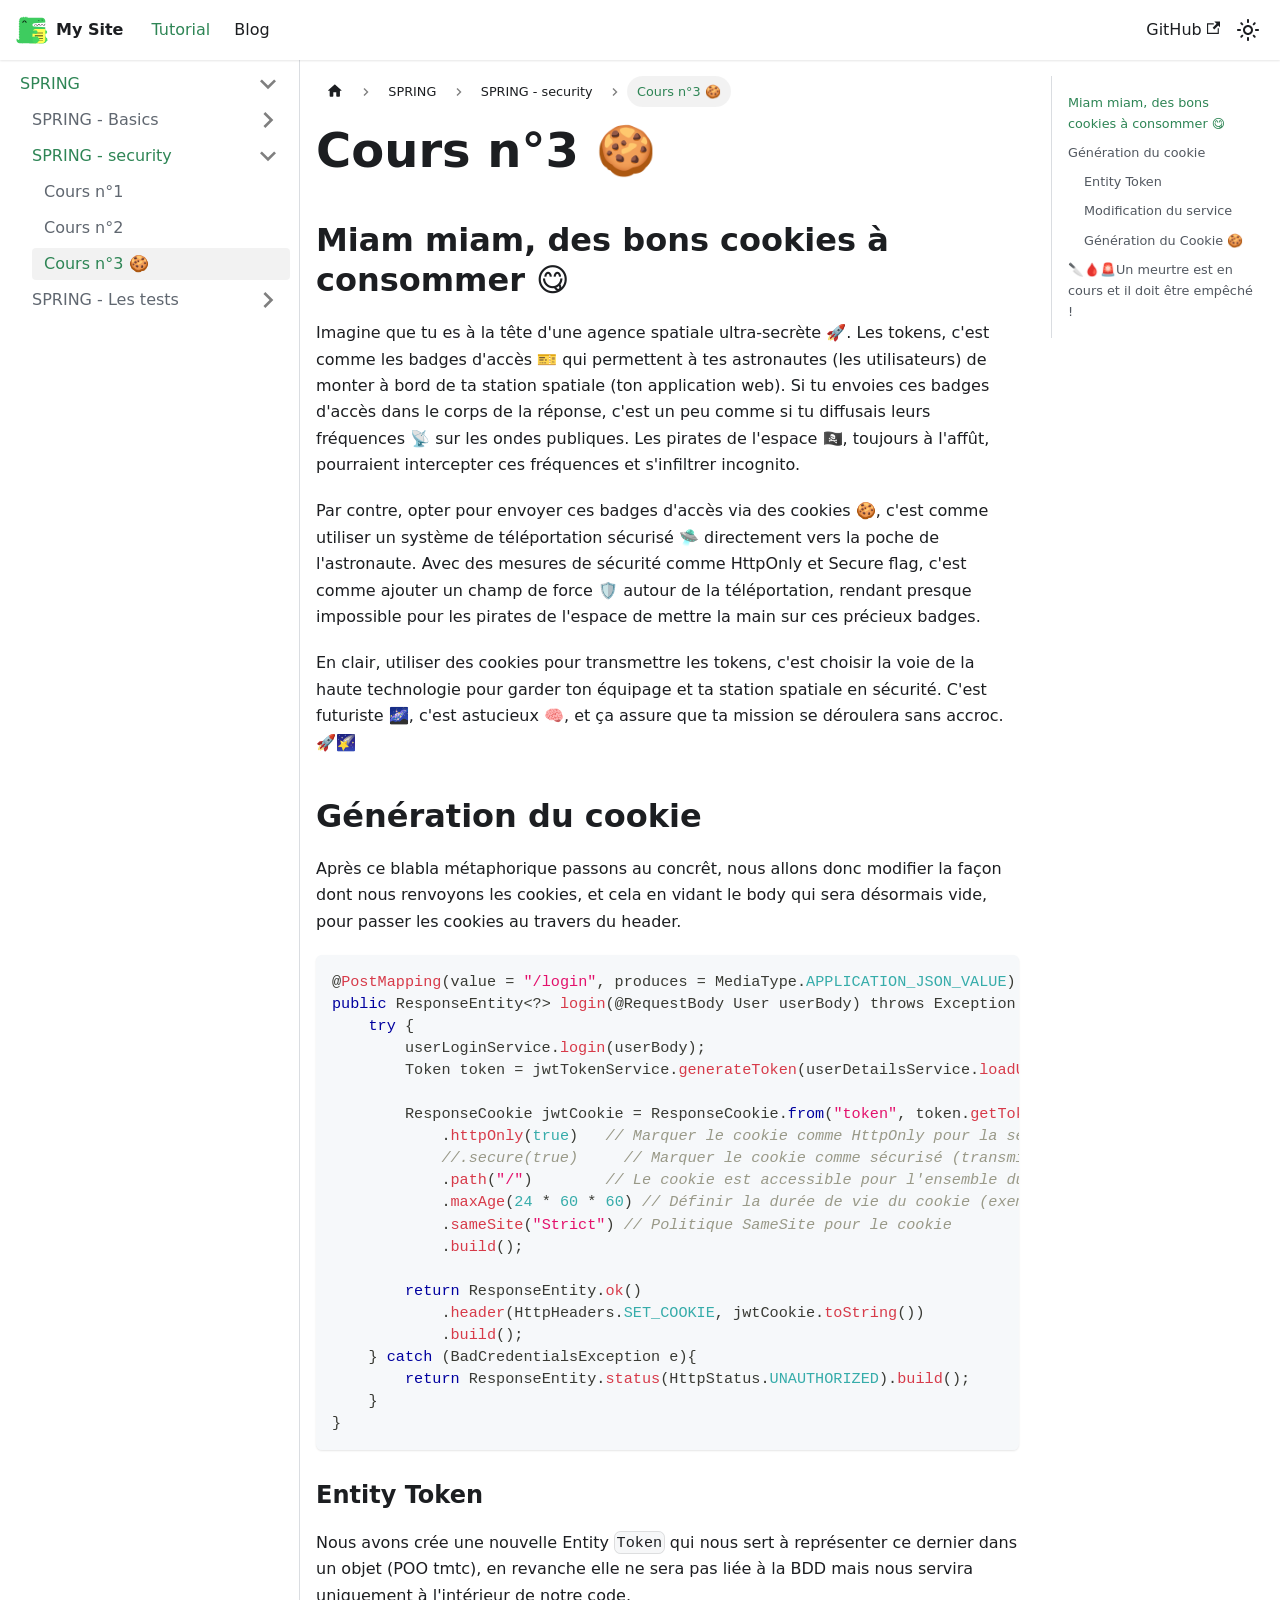
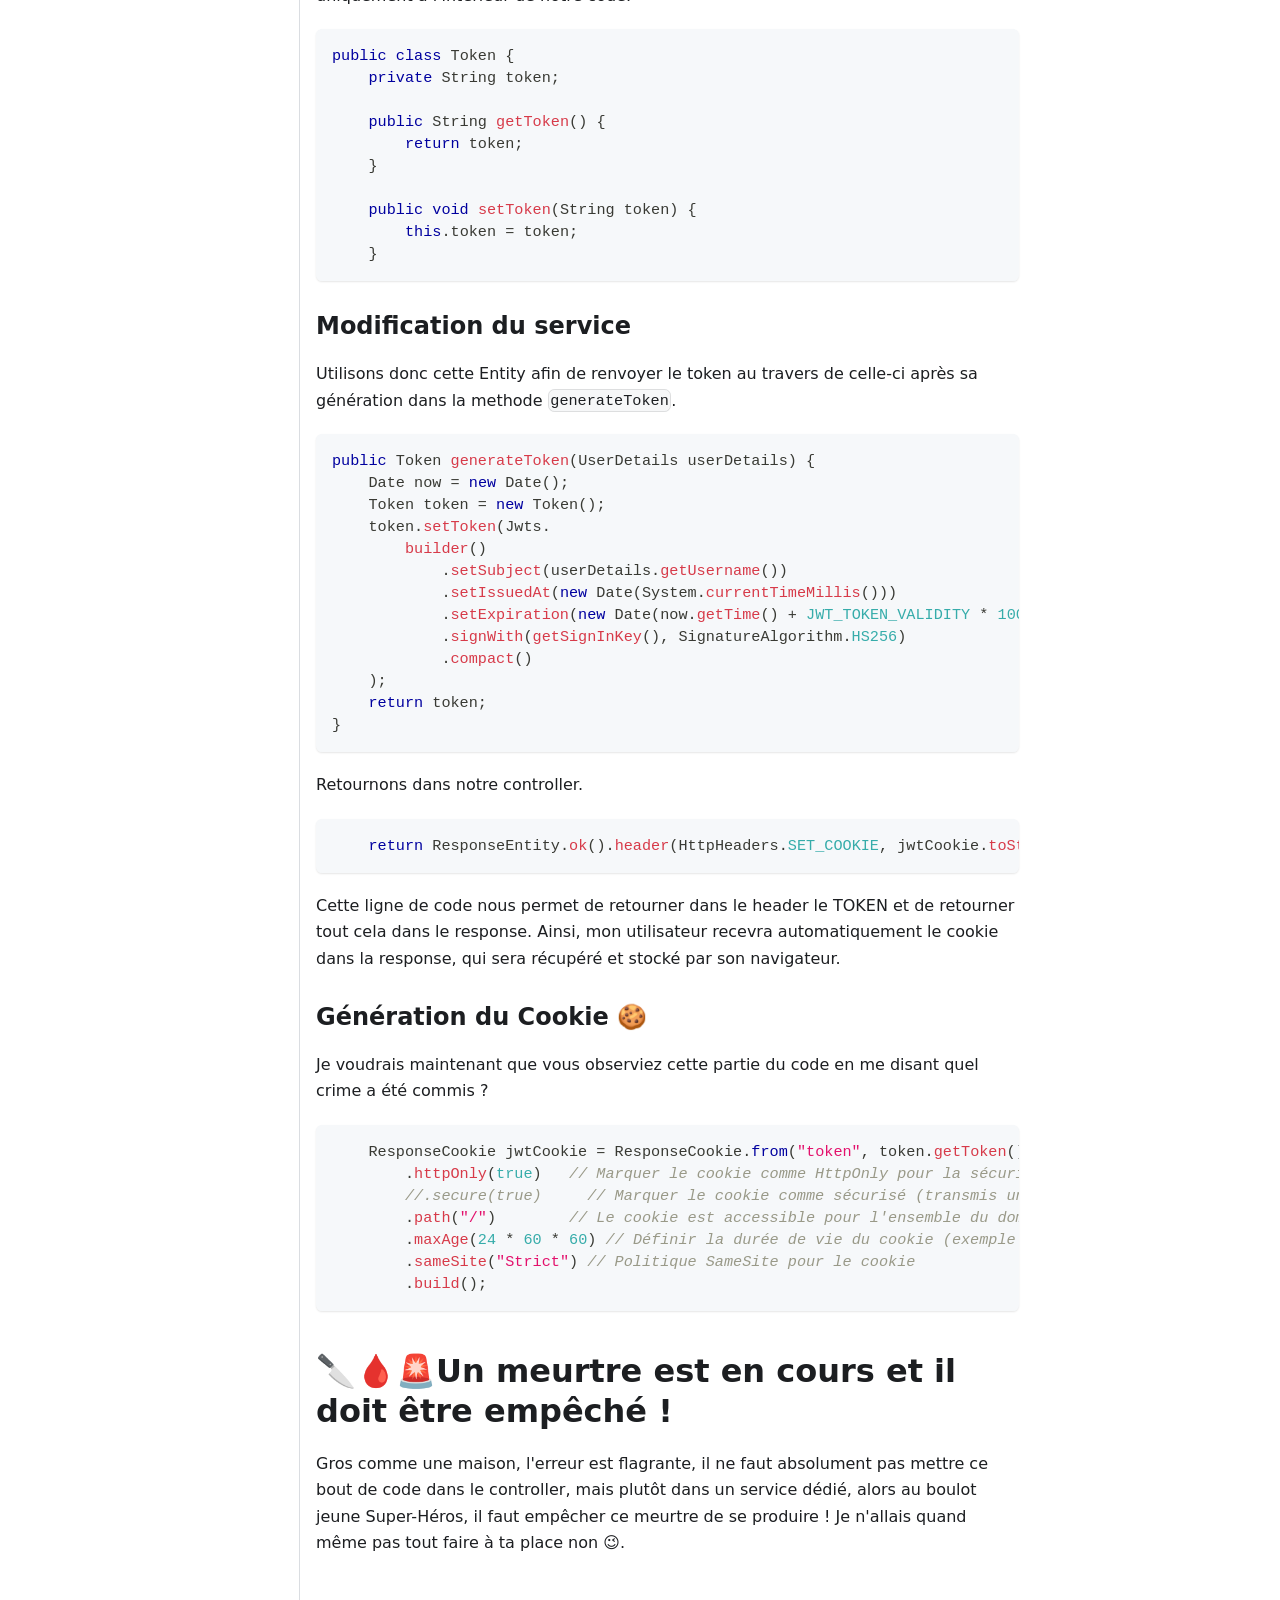
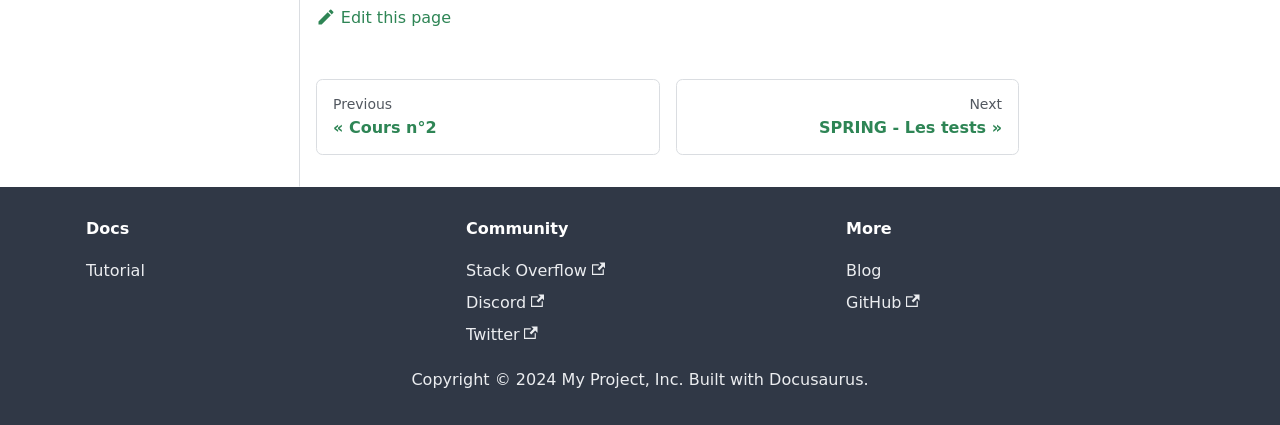
<file: docs/SPRING/spring-security/security-three/index.html>
<!doctype html>
<html lang="en" dir="ltr" class="docs-wrapper plugin-docs plugin-id-default docs-version-current docs-doc-page docs-doc-id-SPRING/spring-security/security-three" data-has-hydrated="false">
<head>
<meta charset="UTF-8">
<meta name="generator" content="Docusaurus v3.0.1">
<title data-rh="true">Cours n°3 🍪 | Majid DEV</title><meta data-rh="true" name="viewport" content="width=device-width,initial-scale=1"><meta data-rh="true" name="twitter:card" content="summary_large_image"><meta data-rh="true" property="og:image" content="https://goyavebrave69.github.io/img/docusaurus-social-card.jpg"><meta data-rh="true" name="twitter:image" content="https://goyavebrave69.github.io/img/docusaurus-social-card.jpg"><meta data-rh="true" property="og:url" content="https://goyavebrave69.github.io/docs/SPRING/spring-security/security-three"><meta data-rh="true" property="og:locale" content="en"><meta data-rh="true" name="docusaurus_locale" content="en"><meta data-rh="true" name="docsearch:language" content="en"><meta data-rh="true" name="docusaurus_version" content="current"><meta data-rh="true" name="docusaurus_tag" content="docs-default-current"><meta data-rh="true" name="docsearch:version" content="current"><meta data-rh="true" name="docsearch:docusaurus_tag" content="docs-default-current"><meta data-rh="true" property="og:title" content="Cours n°3 🍪 | Majid DEV"><meta data-rh="true" name="description" content="Miam miam, des bons cookies à consommer 😋"><meta data-rh="true" property="og:description" content="Miam miam, des bons cookies à consommer 😋"><link data-rh="true" rel="icon" href="/img/favicon.ico"><link data-rh="true" rel="canonical" href="https://goyavebrave69.github.io/docs/SPRING/spring-security/security-three"><link data-rh="true" rel="alternate" href="https://goyavebrave69.github.io/docs/SPRING/spring-security/security-three" hreflang="en"><link data-rh="true" rel="alternate" href="https://goyavebrave69.github.io/docs/SPRING/spring-security/security-three" hreflang="x-default"><link rel="stylesheet" href="/assets/css/styles.ca6c4509.css">
<script src="/assets/js/runtime~main.c9b54f58.js" defer="defer"></script>
<script src="/assets/js/main.35cfb180.js" defer="defer"></script>
</head>
<body class="navigation-with-keyboard">
<script>!function(){function t(t){document.documentElement.setAttribute("data-theme",t)}var e=function(){try{return new URLSearchParams(window.location.search).get("docusaurus-theme")}catch(t){}}()||function(){try{return localStorage.getItem("theme")}catch(t){}}();t(null!==e?e:"light")}(),function(){try{const c=new URLSearchParams(window.location.search).entries();for(var[t,e]of c)if(t.startsWith("docusaurus-data-")){var a=t.replace("docusaurus-data-","data-");document.documentElement.setAttribute(a,e)}}catch(t){}}()</script><div id="__docusaurus"><div role="region" aria-label="Skip to main content"><a class="skipToContent_fXgn" href="#__docusaurus_skipToContent_fallback">Skip to main content</a></div><nav aria-label="Main" class="navbar navbar--fixed-top"><div class="navbar__inner"><div class="navbar__items"><button aria-label="Toggle navigation bar" aria-expanded="false" class="navbar__toggle clean-btn" type="button"><svg width="30" height="30" viewBox="0 0 30 30" aria-hidden="true"><path stroke="currentColor" stroke-linecap="round" stroke-miterlimit="10" stroke-width="2" d="M4 7h22M4 15h22M4 23h22"></path></svg></button><a class="navbar__brand" href="/"><div class="navbar__logo"><img src="/img/logo.svg" alt="My Site Logo" class="themedComponent_mlkZ themedComponent--light_NVdE"><img src="/img/logo.svg" alt="My Site Logo" class="themedComponent_mlkZ themedComponent--dark_xIcU"></div><b class="navbar__title text--truncate">My Site</b></a><a aria-current="page" class="navbar__item navbar__link navbar__link--active" href="/docs/category/spring---basics">Tutorial</a><a class="navbar__item navbar__link" href="/blog">Blog</a></div><div class="navbar__items navbar__items--right"><a href="https://github.com/facebook/docusaurus" target="_blank" rel="noopener noreferrer" class="navbar__item navbar__link">GitHub<svg width="13.5" height="13.5" aria-hidden="true" viewBox="0 0 24 24" class="iconExternalLink_nPIU"><path fill="currentColor" d="M21 13v10h-21v-19h12v2h-10v15h17v-8h2zm3-12h-10.988l4.035 4-6.977 7.07 2.828 2.828 6.977-7.07 4.125 4.172v-11z"></path></svg></a><div class="toggle_vylO colorModeToggle_DEke"><button class="clean-btn toggleButton_gllP toggleButtonDisabled_aARS" type="button" disabled="" title="Switch between dark and light mode (currently light mode)" aria-label="Switch between dark and light mode (currently light mode)" aria-live="polite"><svg viewBox="0 0 24 24" width="24" height="24" class="lightToggleIcon_pyhR"><path fill="currentColor" d="M12,9c1.65,0,3,1.35,3,3s-1.35,3-3,3s-3-1.35-3-3S10.35,9,12,9 M12,7c-2.76,0-5,2.24-5,5s2.24,5,5,5s5-2.24,5-5 S14.76,7,12,7L12,7z M2,13l2,0c0.55,0,1-0.45,1-1s-0.45-1-1-1l-2,0c-0.55,0-1,0.45-1,1S1.45,13,2,13z M20,13l2,0c0.55,0,1-0.45,1-1 s-0.45-1-1-1l-2,0c-0.55,0-1,0.45-1,1S19.45,13,20,13z M11,2v2c0,0.55,0.45,1,1,1s1-0.45,1-1V2c0-0.55-0.45-1-1-1S11,1.45,11,2z M11,20v2c0,0.55,0.45,1,1,1s1-0.45,1-1v-2c0-0.55-0.45-1-1-1C11.45,19,11,19.45,11,20z M5.99,4.58c-0.39-0.39-1.03-0.39-1.41,0 c-0.39,0.39-0.39,1.03,0,1.41l1.06,1.06c0.39,0.39,1.03,0.39,1.41,0s0.39-1.03,0-1.41L5.99,4.58z M18.36,16.95 c-0.39-0.39-1.03-0.39-1.41,0c-0.39,0.39-0.39,1.03,0,1.41l1.06,1.06c0.39,0.39,1.03,0.39,1.41,0c0.39-0.39,0.39-1.03,0-1.41 L18.36,16.95z M19.42,5.99c0.39-0.39,0.39-1.03,0-1.41c-0.39-0.39-1.03-0.39-1.41,0l-1.06,1.06c-0.39,0.39-0.39,1.03,0,1.41 s1.03,0.39,1.41,0L19.42,5.99z M7.05,18.36c0.39-0.39,0.39-1.03,0-1.41c-0.39-0.39-1.03-0.39-1.41,0l-1.06,1.06 c-0.39,0.39-0.39,1.03,0,1.41s1.03,0.39,1.41,0L7.05,18.36z"></path></svg><svg viewBox="0 0 24 24" width="24" height="24" class="darkToggleIcon_wfgR"><path fill="currentColor" d="M9.37,5.51C9.19,6.15,9.1,6.82,9.1,7.5c0,4.08,3.32,7.4,7.4,7.4c0.68,0,1.35-0.09,1.99-0.27C17.45,17.19,14.93,19,12,19 c-3.86,0-7-3.14-7-7C5,9.07,6.81,6.55,9.37,5.51z M12,3c-4.97,0-9,4.03-9,9s4.03,9,9,9s9-4.03,9-9c0-0.46-0.04-0.92-0.1-1.36 c-0.98,1.37-2.58,2.26-4.4,2.26c-2.98,0-5.4-2.42-5.4-5.4c0-1.81,0.89-3.42,2.26-4.4C12.92,3.04,12.46,3,12,3L12,3z"></path></svg></button></div><div class="navbarSearchContainer_Bca1"></div></div></div><div role="presentation" class="navbar-sidebar__backdrop"></div></nav><div id="__docusaurus_skipToContent_fallback" class="main-wrapper mainWrapper_z2l0"><div class="docsWrapper_hBAB"><button aria-label="Scroll back to top" class="clean-btn theme-back-to-top-button backToTopButton_sjWU" type="button"></button><div class="docRoot_UBD9"><aside class="theme-doc-sidebar-container docSidebarContainer_YfHR"><div class="sidebarViewport_aRkj"><div class="sidebar_njMd"><nav aria-label="Docs sidebar" class="menu thin-scrollbar menu_SIkG"><ul class="theme-doc-sidebar-menu menu__list"><li class="theme-doc-sidebar-item-category theme-doc-sidebar-item-category-level-1 menu__list-item"><div class="menu__list-item-collapsible"><a class="menu__link menu__link--sublist menu__link--sublist-caret menu__link--active" aria-expanded="true" href="/docs/category/spring---basics">SPRING</a></div><ul style="display:block;overflow:visible;height:auto" class="menu__list"><li class="theme-doc-sidebar-item-category theme-doc-sidebar-item-category-level-2 menu__list-item menu__list-item--collapsed"><div class="menu__list-item-collapsible"><a class="menu__link menu__link--sublist" aria-expanded="false" tabindex="0" href="/docs/category/spring---basics">SPRING - Basics</a><button aria-label="Expand sidebar category &#x27;SPRING - Basics&#x27;" type="button" class="clean-btn menu__caret"></button></div></li><li class="theme-doc-sidebar-item-category theme-doc-sidebar-item-category-level-2 menu__list-item"><div class="menu__list-item-collapsible"><a class="menu__link menu__link--sublist menu__link--active" aria-expanded="true" tabindex="0" href="/docs/category/spring---security">SPRING - security</a><button aria-label="Collapse sidebar category &#x27;SPRING - security&#x27;" type="button" class="clean-btn menu__caret"></button></div><ul style="display:block;overflow:visible;height:auto" class="menu__list"><li class="theme-doc-sidebar-item-link theme-doc-sidebar-item-link-level-3 menu__list-item"><a class="menu__link" tabindex="0" href="/docs/SPRING/spring-security/security-one">Cours n°1</a></li><li class="theme-doc-sidebar-item-link theme-doc-sidebar-item-link-level-3 menu__list-item"><a class="menu__link" tabindex="0" href="/docs/SPRING/spring-security/security-two">Cours n°2</a></li><li class="theme-doc-sidebar-item-link theme-doc-sidebar-item-link-level-3 menu__list-item"><a class="menu__link menu__link--active" aria-current="page" tabindex="0" href="/docs/SPRING/spring-security/security-three">Cours n°3 🍪</a></li></ul></li><li class="theme-doc-sidebar-item-category theme-doc-sidebar-item-category-level-2 menu__list-item menu__list-item--collapsed"><div class="menu__list-item-collapsible"><a class="menu__link menu__link--sublist" aria-expanded="false" tabindex="0" href="/docs/category/spring---les-tests">SPRING - Les tests</a><button aria-label="Expand sidebar category &#x27;SPRING - Les tests&#x27;" type="button" class="clean-btn menu__caret"></button></div></li></ul></li></ul></nav></div></div></aside><main class="docMainContainer_TBSr"><div class="container padding-top--md padding-bottom--lg"><div class="row"><div class="col docItemCol_VOVn"><div class="docItemContainer_Djhp"><article><nav class="theme-doc-breadcrumbs breadcrumbsContainer_Z_bl" aria-label="Breadcrumbs"><ul class="breadcrumbs" itemscope="" itemtype="https://schema.org/BreadcrumbList"><li class="breadcrumbs__item"><a aria-label="Home page" class="breadcrumbs__link" href="/"><svg viewBox="0 0 24 24" class="breadcrumbHomeIcon_YNFT"><path d="M10 19v-5h4v5c0 .55.45 1 1 1h3c.55 0 1-.45 1-1v-7h1.7c.46 0 .68-.57.33-.87L12.67 3.6c-.38-.34-.96-.34-1.34 0l-8.36 7.53c-.34.3-.13.87.33.87H5v7c0 .55.45 1 1 1h3c.55 0 1-.45 1-1z" fill="currentColor"></path></svg></a></li><li class="breadcrumbs__item"><span class="breadcrumbs__link">SPRING</span><meta itemprop="position" content="1"></li><li itemscope="" itemprop="itemListElement" itemtype="https://schema.org/ListItem" class="breadcrumbs__item"><a class="breadcrumbs__link" itemprop="item" href="/docs/category/spring---security"><span itemprop="name">SPRING - security</span></a><meta itemprop="position" content="2"></li><li itemscope="" itemprop="itemListElement" itemtype="https://schema.org/ListItem" class="breadcrumbs__item breadcrumbs__item--active"><span class="breadcrumbs__link" itemprop="name">Cours n°3 🍪</span><meta itemprop="position" content="3"></li></ul></nav><div class="tocCollapsible_ETCw theme-doc-toc-mobile tocMobile_ITEo"><button type="button" class="clean-btn tocCollapsibleButton_TO0P">On this page</button></div><div class="theme-doc-markdown markdown"><h1>Cours n°3 🍪</h1>
<h2 class="anchor anchorWithStickyNavbar_LWe7" id="miam-miam-des-bons-cookies-à-consommer-">Miam miam, des bons cookies à consommer 😋<a href="#miam-miam-des-bons-cookies-à-consommer-" class="hash-link" aria-label="Direct link to Miam miam, des bons cookies à consommer 😋" title="Direct link to Miam miam, des bons cookies à consommer 😋">​</a></h2>
<p>Imagine que tu es à la tête d&#x27;une agence spatiale ultra-secrète 🚀. Les tokens, c&#x27;est comme les badges d&#x27;accès 🎫 qui permettent à tes astronautes (les utilisateurs) de monter à bord de ta station spatiale (ton application web). Si tu envoies ces badges d&#x27;accès dans le corps de la réponse, c&#x27;est un peu comme si tu diffusais leurs fréquences 📡 sur les ondes publiques. Les pirates de l&#x27;espace 🏴‍☠️, toujours à l&#x27;affût, pourraient intercepter ces fréquences et s&#x27;infiltrer incognito.</p>
<p>Par contre, opter pour envoyer ces badges d&#x27;accès via des cookies 🍪, c&#x27;est comme utiliser un système de téléportation sécurisé 🛸 directement vers la poche de l&#x27;astronaute. Avec des mesures de sécurité comme HttpOnly et Secure flag, c&#x27;est comme ajouter un champ de force 🛡️ autour de la téléportation, rendant presque impossible pour les pirates de l&#x27;espace de mettre la main sur ces précieux badges.</p>
<p>En clair, utiliser des cookies pour transmettre les tokens, c&#x27;est choisir la voie de la haute technologie pour garder ton équipage et ta station spatiale en sécurité. C&#x27;est futuriste 🌌, c&#x27;est astucieux 🧠, et ça assure que ta mission se déroulera sans accroc. 🚀🌠</p>
<h2 class="anchor anchorWithStickyNavbar_LWe7" id="génération-du-cookie">Génération du cookie<a href="#génération-du-cookie" class="hash-link" aria-label="Direct link to Génération du cookie" title="Direct link to Génération du cookie">​</a></h2>
<p>Après ce blabla métaphorique passons au concrêt, nous allons donc modifier la façon dont nous renvoyons les cookies, et cela en vidant le body qui sera désormais vide, pour passer les cookies au travers du header.</p>
<div class="language-js codeBlockContainer_Ckt0 theme-code-block" style="--prism-color:#393A34;--prism-background-color:#f6f8fa"><div class="codeBlockContent_biex"><pre tabindex="0" class="prism-code language-js codeBlock_bY9V thin-scrollbar" style="color:#393A34;background-color:#f6f8fa"><code class="codeBlockLines_e6Vv"><span class="token-line" style="color:#393A34"><span class="token plain">@</span><span class="token function maybe-class-name" style="color:#d73a49">PostMapping</span><span class="token punctuation" style="color:#393A34">(</span><span class="token plain">value </span><span class="token operator" style="color:#393A34">=</span><span class="token plain"> </span><span class="token string" style="color:#e3116c">&quot;/login&quot;</span><span class="token punctuation" style="color:#393A34">,</span><span class="token plain"> produces </span><span class="token operator" style="color:#393A34">=</span><span class="token plain"> </span><span class="token maybe-class-name">MediaType</span><span class="token punctuation" style="color:#393A34">.</span><span class="token constant" style="color:#36acaa">APPLICATION_JSON_VALUE</span><span class="token punctuation" style="color:#393A34">)</span><span class="token plain"></span><br></span><span class="token-line" style="color:#393A34"><span class="token plain"></span><span class="token keyword" style="color:#00009f">public</span><span class="token plain"> </span><span class="token maybe-class-name">ResponseEntity</span><span class="token operator" style="color:#393A34">&lt;</span><span class="token operator" style="color:#393A34">?</span><span class="token operator" style="color:#393A34">&gt;</span><span class="token plain"> </span><span class="token function" style="color:#d73a49">login</span><span class="token punctuation" style="color:#393A34">(</span><span class="token plain">@</span><span class="token maybe-class-name">RequestBody</span><span class="token plain"> </span><span class="token maybe-class-name">User</span><span class="token plain"> userBody</span><span class="token punctuation" style="color:#393A34">)</span><span class="token plain"> throws </span><span class="token maybe-class-name">Exception</span><span class="token plain"> </span><span class="token punctuation" style="color:#393A34">{</span><span class="token plain"></span><br></span><span class="token-line" style="color:#393A34"><span class="token plain">    </span><span class="token keyword control-flow" style="color:#00009f">try</span><span class="token plain"> </span><span class="token punctuation" style="color:#393A34">{</span><span class="token plain"></span><br></span><span class="token-line" style="color:#393A34"><span class="token plain">        userLoginService</span><span class="token punctuation" style="color:#393A34">.</span><span class="token method function property-access" style="color:#d73a49">login</span><span class="token punctuation" style="color:#393A34">(</span><span class="token plain">userBody</span><span class="token punctuation" style="color:#393A34">)</span><span class="token punctuation" style="color:#393A34">;</span><span class="token plain"></span><br></span><span class="token-line" style="color:#393A34"><span class="token plain">        </span><span class="token maybe-class-name">Token</span><span class="token plain"> token </span><span class="token operator" style="color:#393A34">=</span><span class="token plain"> jwtTokenService</span><span class="token punctuation" style="color:#393A34">.</span><span class="token method function property-access" style="color:#d73a49">generateToken</span><span class="token punctuation" style="color:#393A34">(</span><span class="token plain">userDetailsService</span><span class="token punctuation" style="color:#393A34">.</span><span class="token method function property-access" style="color:#d73a49">loadUserByUsername</span><span class="token punctuation" style="color:#393A34">(</span><span class="token plain">userBody</span><span class="token punctuation" style="color:#393A34">.</span><span class="token method function property-access" style="color:#d73a49">getUsername</span><span class="token punctuation" style="color:#393A34">(</span><span class="token punctuation" style="color:#393A34">)</span><span class="token punctuation" style="color:#393A34">)</span><span class="token punctuation" style="color:#393A34">)</span><span class="token punctuation" style="color:#393A34">;</span><span class="token plain"></span><br></span><span class="token-line" style="color:#393A34"><span class="token plain" style="display:inline-block"></span><br></span><span class="token-line" style="color:#393A34"><span class="token plain">        </span><span class="token maybe-class-name">ResponseCookie</span><span class="token plain"> jwtCookie </span><span class="token operator" style="color:#393A34">=</span><span class="token plain"> </span><span class="token maybe-class-name">ResponseCookie</span><span class="token punctuation" style="color:#393A34">.</span><span class="token keyword module" style="color:#00009f">from</span><span class="token punctuation" style="color:#393A34">(</span><span class="token string" style="color:#e3116c">&quot;token&quot;</span><span class="token punctuation" style="color:#393A34">,</span><span class="token plain"> token</span><span class="token punctuation" style="color:#393A34">.</span><span class="token method function property-access" style="color:#d73a49">getToken</span><span class="token punctuation" style="color:#393A34">(</span><span class="token punctuation" style="color:#393A34">)</span><span class="token punctuation" style="color:#393A34">)</span><span class="token plain"></span><br></span><span class="token-line" style="color:#393A34"><span class="token plain">            </span><span class="token punctuation" style="color:#393A34">.</span><span class="token method function property-access" style="color:#d73a49">httpOnly</span><span class="token punctuation" style="color:#393A34">(</span><span class="token boolean" style="color:#36acaa">true</span><span class="token punctuation" style="color:#393A34">)</span><span class="token plain">   </span><span class="token comment" style="color:#999988;font-style:italic">// Marquer le cookie comme HttpOnly pour la sécurité</span><span class="token plain"></span><br></span><span class="token-line" style="color:#393A34"><span class="token plain">            </span><span class="token comment" style="color:#999988;font-style:italic">//.secure(true)     // Marquer le cookie comme sécurisé (transmis uniquement via HTTPS)</span><span class="token plain"></span><br></span><span class="token-line" style="color:#393A34"><span class="token plain">            </span><span class="token punctuation" style="color:#393A34">.</span><span class="token method function property-access" style="color:#d73a49">path</span><span class="token punctuation" style="color:#393A34">(</span><span class="token string" style="color:#e3116c">&quot;/&quot;</span><span class="token punctuation" style="color:#393A34">)</span><span class="token plain">        </span><span class="token comment" style="color:#999988;font-style:italic">// Le cookie est accessible pour l&#x27;ensemble du domaine</span><span class="token plain"></span><br></span><span class="token-line" style="color:#393A34"><span class="token plain">            </span><span class="token punctuation" style="color:#393A34">.</span><span class="token method function property-access" style="color:#d73a49">maxAge</span><span class="token punctuation" style="color:#393A34">(</span><span class="token number" style="color:#36acaa">24</span><span class="token plain"> </span><span class="token operator" style="color:#393A34">*</span><span class="token plain"> </span><span class="token number" style="color:#36acaa">60</span><span class="token plain"> </span><span class="token operator" style="color:#393A34">*</span><span class="token plain"> </span><span class="token number" style="color:#36acaa">60</span><span class="token punctuation" style="color:#393A34">)</span><span class="token plain"> </span><span class="token comment" style="color:#999988;font-style:italic">// Définir la durée de vie du cookie (exemple : 24 heures)</span><span class="token plain"></span><br></span><span class="token-line" style="color:#393A34"><span class="token plain">            </span><span class="token punctuation" style="color:#393A34">.</span><span class="token method function property-access" style="color:#d73a49">sameSite</span><span class="token punctuation" style="color:#393A34">(</span><span class="token string" style="color:#e3116c">&quot;Strict&quot;</span><span class="token punctuation" style="color:#393A34">)</span><span class="token plain"> </span><span class="token comment" style="color:#999988;font-style:italic">// Politique SameSite pour le cookie</span><span class="token plain"></span><br></span><span class="token-line" style="color:#393A34"><span class="token plain">            </span><span class="token punctuation" style="color:#393A34">.</span><span class="token method function property-access" style="color:#d73a49">build</span><span class="token punctuation" style="color:#393A34">(</span><span class="token punctuation" style="color:#393A34">)</span><span class="token punctuation" style="color:#393A34">;</span><span class="token plain"></span><br></span><span class="token-line" style="color:#393A34"><span class="token plain" style="display:inline-block"></span><br></span><span class="token-line" style="color:#393A34"><span class="token plain">        </span><span class="token keyword control-flow" style="color:#00009f">return</span><span class="token plain"> </span><span class="token maybe-class-name">ResponseEntity</span><span class="token punctuation" style="color:#393A34">.</span><span class="token method function property-access" style="color:#d73a49">ok</span><span class="token punctuation" style="color:#393A34">(</span><span class="token punctuation" style="color:#393A34">)</span><span class="token plain"></span><br></span><span class="token-line" style="color:#393A34"><span class="token plain">            </span><span class="token punctuation" style="color:#393A34">.</span><span class="token method function property-access" style="color:#d73a49">header</span><span class="token punctuation" style="color:#393A34">(</span><span class="token maybe-class-name">HttpHeaders</span><span class="token punctuation" style="color:#393A34">.</span><span class="token constant" style="color:#36acaa">SET_COOKIE</span><span class="token punctuation" style="color:#393A34">,</span><span class="token plain"> jwtCookie</span><span class="token punctuation" style="color:#393A34">.</span><span class="token method function property-access" style="color:#d73a49">toString</span><span class="token punctuation" style="color:#393A34">(</span><span class="token punctuation" style="color:#393A34">)</span><span class="token punctuation" style="color:#393A34">)</span><span class="token plain"></span><br></span><span class="token-line" style="color:#393A34"><span class="token plain">            </span><span class="token punctuation" style="color:#393A34">.</span><span class="token method function property-access" style="color:#d73a49">build</span><span class="token punctuation" style="color:#393A34">(</span><span class="token punctuation" style="color:#393A34">)</span><span class="token punctuation" style="color:#393A34">;</span><span class="token plain"></span><br></span><span class="token-line" style="color:#393A34"><span class="token plain">    </span><span class="token punctuation" style="color:#393A34">}</span><span class="token plain"> </span><span class="token keyword control-flow" style="color:#00009f">catch</span><span class="token plain"> </span><span class="token punctuation" style="color:#393A34">(</span><span class="token maybe-class-name">BadCredentialsException</span><span class="token plain"> e</span><span class="token punctuation" style="color:#393A34">)</span><span class="token punctuation" style="color:#393A34">{</span><span class="token plain"></span><br></span><span class="token-line" style="color:#393A34"><span class="token plain">        </span><span class="token keyword control-flow" style="color:#00009f">return</span><span class="token plain"> </span><span class="token maybe-class-name">ResponseEntity</span><span class="token punctuation" style="color:#393A34">.</span><span class="token method function property-access" style="color:#d73a49">status</span><span class="token punctuation" style="color:#393A34">(</span><span class="token maybe-class-name">HttpStatus</span><span class="token punctuation" style="color:#393A34">.</span><span class="token constant" style="color:#36acaa">UNAUTHORIZED</span><span class="token punctuation" style="color:#393A34">)</span><span class="token punctuation" style="color:#393A34">.</span><span class="token method function property-access" style="color:#d73a49">build</span><span class="token punctuation" style="color:#393A34">(</span><span class="token punctuation" style="color:#393A34">)</span><span class="token punctuation" style="color:#393A34">;</span><span class="token plain"></span><br></span><span class="token-line" style="color:#393A34"><span class="token plain">    </span><span class="token punctuation" style="color:#393A34">}</span><span class="token plain"></span><br></span><span class="token-line" style="color:#393A34"><span class="token plain"></span><span class="token punctuation" style="color:#393A34">}</span><br></span></code></pre><div class="buttonGroup__atx"><button type="button" aria-label="Copy code to clipboard" title="Copy" class="clean-btn"><span class="copyButtonIcons_eSgA" aria-hidden="true"><svg viewBox="0 0 24 24" class="copyButtonIcon_y97N"><path fill="currentColor" d="M19,21H8V7H19M19,5H8A2,2 0 0,0 6,7V21A2,2 0 0,0 8,23H19A2,2 0 0,0 21,21V7A2,2 0 0,0 19,5M16,1H4A2,2 0 0,0 2,3V17H4V3H16V1Z"></path></svg><svg viewBox="0 0 24 24" class="copyButtonSuccessIcon_LjdS"><path fill="currentColor" d="M21,7L9,19L3.5,13.5L4.91,12.09L9,16.17L19.59,5.59L21,7Z"></path></svg></span></button></div></div></div>
<h3 class="anchor anchorWithStickyNavbar_LWe7" id="entity-token">Entity Token<a href="#entity-token" class="hash-link" aria-label="Direct link to Entity Token" title="Direct link to Entity Token">​</a></h3>
<p>Nous avons crée une nouvelle Entity <code>Token</code> qui nous sert à représenter ce dernier dans un objet (POO tmtc), en revanche elle ne sera pas liée à la BDD mais nous servira uniquement à l&#x27;intérieur de notre code.</p>
<div class="language-js codeBlockContainer_Ckt0 theme-code-block" style="--prism-color:#393A34;--prism-background-color:#f6f8fa"><div class="codeBlockContent_biex"><pre tabindex="0" class="prism-code language-js codeBlock_bY9V thin-scrollbar" style="color:#393A34;background-color:#f6f8fa"><code class="codeBlockLines_e6Vv"><span class="token-line" style="color:#393A34"><span class="token keyword" style="color:#00009f">public</span><span class="token plain"> </span><span class="token keyword" style="color:#00009f">class</span><span class="token plain"> </span><span class="token class-name">Token</span><span class="token plain"> </span><span class="token punctuation" style="color:#393A34">{</span><span class="token plain"></span><br></span><span class="token-line" style="color:#393A34"><span class="token plain">    </span><span class="token keyword" style="color:#00009f">private</span><span class="token plain"> </span><span class="token known-class-name class-name">String</span><span class="token plain"> token</span><span class="token punctuation" style="color:#393A34">;</span><span class="token plain"></span><br></span><span class="token-line" style="color:#393A34"><span class="token plain" style="display:inline-block"></span><br></span><span class="token-line" style="color:#393A34"><span class="token plain">    </span><span class="token keyword" style="color:#00009f">public</span><span class="token plain"> </span><span class="token known-class-name class-name">String</span><span class="token plain"> </span><span class="token function" style="color:#d73a49">getToken</span><span class="token punctuation" style="color:#393A34">(</span><span class="token punctuation" style="color:#393A34">)</span><span class="token plain"> </span><span class="token punctuation" style="color:#393A34">{</span><span class="token plain"></span><br></span><span class="token-line" style="color:#393A34"><span class="token plain">        </span><span class="token keyword control-flow" style="color:#00009f">return</span><span class="token plain"> token</span><span class="token punctuation" style="color:#393A34">;</span><span class="token plain"></span><br></span><span class="token-line" style="color:#393A34"><span class="token plain">    </span><span class="token punctuation" style="color:#393A34">}</span><span class="token plain"></span><br></span><span class="token-line" style="color:#393A34"><span class="token plain" style="display:inline-block"></span><br></span><span class="token-line" style="color:#393A34"><span class="token plain">    </span><span class="token keyword" style="color:#00009f">public</span><span class="token plain"> </span><span class="token keyword" style="color:#00009f">void</span><span class="token plain"> </span><span class="token function" style="color:#d73a49">setToken</span><span class="token punctuation" style="color:#393A34">(</span><span class="token parameter known-class-name class-name">String</span><span class="token parameter"> token</span><span class="token punctuation" style="color:#393A34">)</span><span class="token plain"> </span><span class="token punctuation" style="color:#393A34">{</span><span class="token plain"></span><br></span><span class="token-line" style="color:#393A34"><span class="token plain">        </span><span class="token keyword" style="color:#00009f">this</span><span class="token punctuation" style="color:#393A34">.</span><span class="token property-access">token</span><span class="token plain"> </span><span class="token operator" style="color:#393A34">=</span><span class="token plain"> token</span><span class="token punctuation" style="color:#393A34">;</span><span class="token plain"></span><br></span><span class="token-line" style="color:#393A34"><span class="token plain">    </span><span class="token punctuation" style="color:#393A34">}</span><br></span></code></pre><div class="buttonGroup__atx"><button type="button" aria-label="Copy code to clipboard" title="Copy" class="clean-btn"><span class="copyButtonIcons_eSgA" aria-hidden="true"><svg viewBox="0 0 24 24" class="copyButtonIcon_y97N"><path fill="currentColor" d="M19,21H8V7H19M19,5H8A2,2 0 0,0 6,7V21A2,2 0 0,0 8,23H19A2,2 0 0,0 21,21V7A2,2 0 0,0 19,5M16,1H4A2,2 0 0,0 2,3V17H4V3H16V1Z"></path></svg><svg viewBox="0 0 24 24" class="copyButtonSuccessIcon_LjdS"><path fill="currentColor" d="M21,7L9,19L3.5,13.5L4.91,12.09L9,16.17L19.59,5.59L21,7Z"></path></svg></span></button></div></div></div>
<h3 class="anchor anchorWithStickyNavbar_LWe7" id="modification-du-service">Modification du service<a href="#modification-du-service" class="hash-link" aria-label="Direct link to Modification du service" title="Direct link to Modification du service">​</a></h3>
<p>Utilisons donc cette Entity afin de renvoyer le token au travers de celle-ci après sa génération dans la methode <code>generateToken</code>.</p>
<div class="language-js codeBlockContainer_Ckt0 theme-code-block" style="--prism-color:#393A34;--prism-background-color:#f6f8fa"><div class="codeBlockContent_biex"><pre tabindex="0" class="prism-code language-js codeBlock_bY9V thin-scrollbar" style="color:#393A34;background-color:#f6f8fa"><code class="codeBlockLines_e6Vv"><span class="token-line" style="color:#393A34"><span class="token keyword" style="color:#00009f">public</span><span class="token plain"> </span><span class="token maybe-class-name">Token</span><span class="token plain"> </span><span class="token function" style="color:#d73a49">generateToken</span><span class="token punctuation" style="color:#393A34">(</span><span class="token parameter maybe-class-name">UserDetails</span><span class="token parameter"> userDetails</span><span class="token punctuation" style="color:#393A34">)</span><span class="token plain"> </span><span class="token punctuation" style="color:#393A34">{</span><span class="token plain"></span><br></span><span class="token-line" style="color:#393A34"><span class="token plain">    </span><span class="token known-class-name class-name">Date</span><span class="token plain"> now </span><span class="token operator" style="color:#393A34">=</span><span class="token plain"> </span><span class="token keyword" style="color:#00009f">new</span><span class="token plain"> </span><span class="token class-name">Date</span><span class="token punctuation" style="color:#393A34">(</span><span class="token punctuation" style="color:#393A34">)</span><span class="token punctuation" style="color:#393A34">;</span><span class="token plain"></span><br></span><span class="token-line" style="color:#393A34"><span class="token plain">    </span><span class="token maybe-class-name">Token</span><span class="token plain"> token </span><span class="token operator" style="color:#393A34">=</span><span class="token plain"> </span><span class="token keyword" style="color:#00009f">new</span><span class="token plain"> </span><span class="token class-name">Token</span><span class="token punctuation" style="color:#393A34">(</span><span class="token punctuation" style="color:#393A34">)</span><span class="token punctuation" style="color:#393A34">;</span><span class="token plain"></span><br></span><span class="token-line" style="color:#393A34"><span class="token plain">    token</span><span class="token punctuation" style="color:#393A34">.</span><span class="token method function property-access" style="color:#d73a49">setToken</span><span class="token punctuation" style="color:#393A34">(</span><span class="token maybe-class-name">Jwts</span><span class="token punctuation" style="color:#393A34">.</span><span class="token plain"></span><br></span><span class="token-line" style="color:#393A34"><span class="token plain">        </span><span class="token method function property-access" style="color:#d73a49">builder</span><span class="token punctuation" style="color:#393A34">(</span><span class="token punctuation" style="color:#393A34">)</span><span class="token plain"></span><br></span><span class="token-line" style="color:#393A34"><span class="token plain">            </span><span class="token punctuation" style="color:#393A34">.</span><span class="token method function property-access" style="color:#d73a49">setSubject</span><span class="token punctuation" style="color:#393A34">(</span><span class="token plain">userDetails</span><span class="token punctuation" style="color:#393A34">.</span><span class="token method function property-access" style="color:#d73a49">getUsername</span><span class="token punctuation" style="color:#393A34">(</span><span class="token punctuation" style="color:#393A34">)</span><span class="token punctuation" style="color:#393A34">)</span><span class="token plain"></span><br></span><span class="token-line" style="color:#393A34"><span class="token plain">            </span><span class="token punctuation" style="color:#393A34">.</span><span class="token method function property-access" style="color:#d73a49">setIssuedAt</span><span class="token punctuation" style="color:#393A34">(</span><span class="token keyword" style="color:#00009f">new</span><span class="token plain"> </span><span class="token class-name">Date</span><span class="token punctuation" style="color:#393A34">(</span><span class="token maybe-class-name">System</span><span class="token punctuation" style="color:#393A34">.</span><span class="token method function property-access" style="color:#d73a49">currentTimeMillis</span><span class="token punctuation" style="color:#393A34">(</span><span class="token punctuation" style="color:#393A34">)</span><span class="token punctuation" style="color:#393A34">)</span><span class="token punctuation" style="color:#393A34">)</span><span class="token plain"></span><br></span><span class="token-line" style="color:#393A34"><span class="token plain">            </span><span class="token punctuation" style="color:#393A34">.</span><span class="token method function property-access" style="color:#d73a49">setExpiration</span><span class="token punctuation" style="color:#393A34">(</span><span class="token keyword" style="color:#00009f">new</span><span class="token plain"> </span><span class="token class-name">Date</span><span class="token punctuation" style="color:#393A34">(</span><span class="token plain">now</span><span class="token punctuation" style="color:#393A34">.</span><span class="token method function property-access" style="color:#d73a49">getTime</span><span class="token punctuation" style="color:#393A34">(</span><span class="token punctuation" style="color:#393A34">)</span><span class="token plain"> </span><span class="token operator" style="color:#393A34">+</span><span class="token plain"> </span><span class="token constant" style="color:#36acaa">JWT_TOKEN_VALIDITY</span><span class="token plain"> </span><span class="token operator" style="color:#393A34">*</span><span class="token plain"> </span><span class="token number" style="color:#36acaa">1000</span><span class="token punctuation" style="color:#393A34">)</span><span class="token punctuation" style="color:#393A34">)</span><span class="token plain"></span><br></span><span class="token-line" style="color:#393A34"><span class="token plain">            </span><span class="token punctuation" style="color:#393A34">.</span><span class="token method function property-access" style="color:#d73a49">signWith</span><span class="token punctuation" style="color:#393A34">(</span><span class="token function" style="color:#d73a49">getSignInKey</span><span class="token punctuation" style="color:#393A34">(</span><span class="token punctuation" style="color:#393A34">)</span><span class="token punctuation" style="color:#393A34">,</span><span class="token plain"> </span><span class="token maybe-class-name">SignatureAlgorithm</span><span class="token punctuation" style="color:#393A34">.</span><span class="token constant" style="color:#36acaa">HS256</span><span class="token punctuation" style="color:#393A34">)</span><span class="token plain"></span><br></span><span class="token-line" style="color:#393A34"><span class="token plain">            </span><span class="token punctuation" style="color:#393A34">.</span><span class="token method function property-access" style="color:#d73a49">compact</span><span class="token punctuation" style="color:#393A34">(</span><span class="token punctuation" style="color:#393A34">)</span><span class="token plain"></span><br></span><span class="token-line" style="color:#393A34"><span class="token plain">    </span><span class="token punctuation" style="color:#393A34">)</span><span class="token punctuation" style="color:#393A34">;</span><span class="token plain"></span><br></span><span class="token-line" style="color:#393A34"><span class="token plain">    </span><span class="token keyword control-flow" style="color:#00009f">return</span><span class="token plain"> token</span><span class="token punctuation" style="color:#393A34">;</span><span class="token plain"></span><br></span><span class="token-line" style="color:#393A34"><span class="token plain"></span><span class="token punctuation" style="color:#393A34">}</span><br></span></code></pre><div class="buttonGroup__atx"><button type="button" aria-label="Copy code to clipboard" title="Copy" class="clean-btn"><span class="copyButtonIcons_eSgA" aria-hidden="true"><svg viewBox="0 0 24 24" class="copyButtonIcon_y97N"><path fill="currentColor" d="M19,21H8V7H19M19,5H8A2,2 0 0,0 6,7V21A2,2 0 0,0 8,23H19A2,2 0 0,0 21,21V7A2,2 0 0,0 19,5M16,1H4A2,2 0 0,0 2,3V17H4V3H16V1Z"></path></svg><svg viewBox="0 0 24 24" class="copyButtonSuccessIcon_LjdS"><path fill="currentColor" d="M21,7L9,19L3.5,13.5L4.91,12.09L9,16.17L19.59,5.59L21,7Z"></path></svg></span></button></div></div></div>
<p>Retournons dans notre controller.</p>
<div class="language-js codeBlockContainer_Ckt0 theme-code-block" style="--prism-color:#393A34;--prism-background-color:#f6f8fa"><div class="codeBlockContent_biex"><pre tabindex="0" class="prism-code language-js codeBlock_bY9V thin-scrollbar" style="color:#393A34;background-color:#f6f8fa"><code class="codeBlockLines_e6Vv"><span class="token-line" style="color:#393A34"><span class="token plain">    </span><span class="token keyword control-flow" style="color:#00009f">return</span><span class="token plain"> </span><span class="token maybe-class-name">ResponseEntity</span><span class="token punctuation" style="color:#393A34">.</span><span class="token method function property-access" style="color:#d73a49">ok</span><span class="token punctuation" style="color:#393A34">(</span><span class="token punctuation" style="color:#393A34">)</span><span class="token punctuation" style="color:#393A34">.</span><span class="token method function property-access" style="color:#d73a49">header</span><span class="token punctuation" style="color:#393A34">(</span><span class="token maybe-class-name">HttpHeaders</span><span class="token punctuation" style="color:#393A34">.</span><span class="token constant" style="color:#36acaa">SET_COOKIE</span><span class="token punctuation" style="color:#393A34">,</span><span class="token plain"> jwtCookie</span><span class="token punctuation" style="color:#393A34">.</span><span class="token method function property-access" style="color:#d73a49">toString</span><span class="token punctuation" style="color:#393A34">(</span><span class="token punctuation" style="color:#393A34">)</span><span class="token punctuation" style="color:#393A34">)</span><span class="token punctuation" style="color:#393A34">.</span><span class="token method function property-access" style="color:#d73a49">build</span><span class="token punctuation" style="color:#393A34">(</span><span class="token punctuation" style="color:#393A34">)</span><span class="token punctuation" style="color:#393A34">;</span><br></span></code></pre><div class="buttonGroup__atx"><button type="button" aria-label="Copy code to clipboard" title="Copy" class="clean-btn"><span class="copyButtonIcons_eSgA" aria-hidden="true"><svg viewBox="0 0 24 24" class="copyButtonIcon_y97N"><path fill="currentColor" d="M19,21H8V7H19M19,5H8A2,2 0 0,0 6,7V21A2,2 0 0,0 8,23H19A2,2 0 0,0 21,21V7A2,2 0 0,0 19,5M16,1H4A2,2 0 0,0 2,3V17H4V3H16V1Z"></path></svg><svg viewBox="0 0 24 24" class="copyButtonSuccessIcon_LjdS"><path fill="currentColor" d="M21,7L9,19L3.5,13.5L4.91,12.09L9,16.17L19.59,5.59L21,7Z"></path></svg></span></button></div></div></div>
<p>Cette ligne de code nous permet de retourner dans le header le TOKEN et de retourner tout cela dans le response.
Ainsi, mon utilisateur recevra automatiquement le cookie dans la response, qui sera récupéré et stocké par son navigateur.</p>
<h3 class="anchor anchorWithStickyNavbar_LWe7" id="génération-du-cookie-">Génération du Cookie 🍪<a href="#génération-du-cookie-" class="hash-link" aria-label="Direct link to Génération du Cookie 🍪" title="Direct link to Génération du Cookie 🍪">​</a></h3>
<p>Je voudrais maintenant que vous observiez cette partie du code en me disant quel crime a été commis ?</p>
<div class="language-js codeBlockContainer_Ckt0 theme-code-block" style="--prism-color:#393A34;--prism-background-color:#f6f8fa"><div class="codeBlockContent_biex"><pre tabindex="0" class="prism-code language-js codeBlock_bY9V thin-scrollbar" style="color:#393A34;background-color:#f6f8fa"><code class="codeBlockLines_e6Vv"><span class="token-line" style="color:#393A34"><span class="token plain">    </span><span class="token maybe-class-name">ResponseCookie</span><span class="token plain"> jwtCookie </span><span class="token operator" style="color:#393A34">=</span><span class="token plain"> </span><span class="token maybe-class-name">ResponseCookie</span><span class="token punctuation" style="color:#393A34">.</span><span class="token keyword module" style="color:#00009f">from</span><span class="token punctuation" style="color:#393A34">(</span><span class="token string" style="color:#e3116c">&quot;token&quot;</span><span class="token punctuation" style="color:#393A34">,</span><span class="token plain"> token</span><span class="token punctuation" style="color:#393A34">.</span><span class="token method function property-access" style="color:#d73a49">getToken</span><span class="token punctuation" style="color:#393A34">(</span><span class="token punctuation" style="color:#393A34">)</span><span class="token punctuation" style="color:#393A34">)</span><span class="token plain"></span><br></span><span class="token-line" style="color:#393A34"><span class="token plain">        </span><span class="token punctuation" style="color:#393A34">.</span><span class="token method function property-access" style="color:#d73a49">httpOnly</span><span class="token punctuation" style="color:#393A34">(</span><span class="token boolean" style="color:#36acaa">true</span><span class="token punctuation" style="color:#393A34">)</span><span class="token plain">   </span><span class="token comment" style="color:#999988;font-style:italic">// Marquer le cookie comme HttpOnly pour la sécurité</span><span class="token plain"></span><br></span><span class="token-line" style="color:#393A34"><span class="token plain">        </span><span class="token comment" style="color:#999988;font-style:italic">//.secure(true)     // Marquer le cookie comme sécurisé (transmis uniquement via HTTPS)</span><span class="token plain"></span><br></span><span class="token-line" style="color:#393A34"><span class="token plain">        </span><span class="token punctuation" style="color:#393A34">.</span><span class="token method function property-access" style="color:#d73a49">path</span><span class="token punctuation" style="color:#393A34">(</span><span class="token string" style="color:#e3116c">&quot;/&quot;</span><span class="token punctuation" style="color:#393A34">)</span><span class="token plain">        </span><span class="token comment" style="color:#999988;font-style:italic">// Le cookie est accessible pour l&#x27;ensemble du domaine</span><span class="token plain"></span><br></span><span class="token-line" style="color:#393A34"><span class="token plain">        </span><span class="token punctuation" style="color:#393A34">.</span><span class="token method function property-access" style="color:#d73a49">maxAge</span><span class="token punctuation" style="color:#393A34">(</span><span class="token number" style="color:#36acaa">24</span><span class="token plain"> </span><span class="token operator" style="color:#393A34">*</span><span class="token plain"> </span><span class="token number" style="color:#36acaa">60</span><span class="token plain"> </span><span class="token operator" style="color:#393A34">*</span><span class="token plain"> </span><span class="token number" style="color:#36acaa">60</span><span class="token punctuation" style="color:#393A34">)</span><span class="token plain"> </span><span class="token comment" style="color:#999988;font-style:italic">// Définir la durée de vie du cookie (exemple : 24 heures)</span><span class="token plain"></span><br></span><span class="token-line" style="color:#393A34"><span class="token plain">        </span><span class="token punctuation" style="color:#393A34">.</span><span class="token method function property-access" style="color:#d73a49">sameSite</span><span class="token punctuation" style="color:#393A34">(</span><span class="token string" style="color:#e3116c">&quot;Strict&quot;</span><span class="token punctuation" style="color:#393A34">)</span><span class="token plain"> </span><span class="token comment" style="color:#999988;font-style:italic">// Politique SameSite pour le cookie</span><span class="token plain"></span><br></span><span class="token-line" style="color:#393A34"><span class="token plain">        </span><span class="token punctuation" style="color:#393A34">.</span><span class="token method function property-access" style="color:#d73a49">build</span><span class="token punctuation" style="color:#393A34">(</span><span class="token punctuation" style="color:#393A34">)</span><span class="token punctuation" style="color:#393A34">;</span><br></span></code></pre><div class="buttonGroup__atx"><button type="button" aria-label="Copy code to clipboard" title="Copy" class="clean-btn"><span class="copyButtonIcons_eSgA" aria-hidden="true"><svg viewBox="0 0 24 24" class="copyButtonIcon_y97N"><path fill="currentColor" d="M19,21H8V7H19M19,5H8A2,2 0 0,0 6,7V21A2,2 0 0,0 8,23H19A2,2 0 0,0 21,21V7A2,2 0 0,0 19,5M16,1H4A2,2 0 0,0 2,3V17H4V3H16V1Z"></path></svg><svg viewBox="0 0 24 24" class="copyButtonSuccessIcon_LjdS"><path fill="currentColor" d="M21,7L9,19L3.5,13.5L4.91,12.09L9,16.17L19.59,5.59L21,7Z"></path></svg></span></button></div></div></div>
<h2 class="anchor anchorWithStickyNavbar_LWe7" id="un-meurtre-est-en-cours-et-il-doit-être-empêché-">🔪🩸🚨Un meurtre est en cours et il doit être empêché !<a href="#un-meurtre-est-en-cours-et-il-doit-être-empêché-" class="hash-link" aria-label="Direct link to 🔪🩸🚨Un meurtre est en cours et il doit être empêché !" title="Direct link to 🔪🩸🚨Un meurtre est en cours et il doit être empêché !">​</a></h2>
<p>Gros comme une maison, l&#x27;erreur est flagrante, il ne faut absolument pas mettre ce bout de code dans le controller, mais plutôt dans un service dédié, alors au boulot jeune Super-Héros, il faut empêcher ce meurtre de se produire !
Je n&#x27;allais quand même pas tout faire à ta place non 😉.</p></div><footer class="theme-doc-footer docusaurus-mt-lg"><div class="theme-doc-footer-edit-meta-row row"><div class="col"><a href="https://github.com/facebook/docusaurus/tree/main/packages/create-docusaurus/templates/shared/docs/SPRING/spring-security/security-three.md" target="_blank" rel="noopener noreferrer" class="theme-edit-this-page"><svg fill="currentColor" height="20" width="20" viewBox="0 0 40 40" class="iconEdit_Z9Sw" aria-hidden="true"><g><path d="m34.5 11.7l-3 3.1-6.3-6.3 3.1-3q0.5-0.5 1.2-0.5t1.1 0.5l3.9 3.9q0.5 0.4 0.5 1.1t-0.5 1.2z m-29.5 17.1l18.4-18.5 6.3 6.3-18.4 18.4h-6.3v-6.2z"></path></g></svg>Edit this page</a></div><div class="col lastUpdated_vwxv"></div></div></footer></article><nav class="pagination-nav docusaurus-mt-lg" aria-label="Docs pages"><a class="pagination-nav__link pagination-nav__link--prev" href="/docs/SPRING/spring-security/security-two"><div class="pagination-nav__sublabel">Previous</div><div class="pagination-nav__label">Cours n°2</div></a><a class="pagination-nav__link pagination-nav__link--next" href="/docs/category/spring---les-tests"><div class="pagination-nav__sublabel">Next</div><div class="pagination-nav__label">SPRING - Les tests</div></a></nav></div></div><div class="col col--3"><div class="tableOfContents_bqdL thin-scrollbar theme-doc-toc-desktop"><ul class="table-of-contents table-of-contents__left-border"><li><a href="#miam-miam-des-bons-cookies-à-consommer-" class="table-of-contents__link toc-highlight">Miam miam, des bons cookies à consommer 😋</a></li><li><a href="#génération-du-cookie" class="table-of-contents__link toc-highlight">Génération du cookie</a><ul><li><a href="#entity-token" class="table-of-contents__link toc-highlight">Entity Token</a></li><li><a href="#modification-du-service" class="table-of-contents__link toc-highlight">Modification du service</a></li><li><a href="#génération-du-cookie-" class="table-of-contents__link toc-highlight">Génération du Cookie 🍪</a></li></ul></li><li><a href="#un-meurtre-est-en-cours-et-il-doit-être-empêché-" class="table-of-contents__link toc-highlight">🔪🩸🚨Un meurtre est en cours et il doit être empêché !</a></li></ul></div></div></div></div></main></div></div></div><footer class="footer footer--dark"><div class="container container-fluid"><div class="row footer__links"><div class="col footer__col"><div class="footer__title">Docs</div><ul class="footer__items clean-list"><li class="footer__item"><a class="footer__link-item" href="/docs">Tutorial</a></li></ul></div><div class="col footer__col"><div class="footer__title">Community</div><ul class="footer__items clean-list"><li class="footer__item"><a href="https://stackoverflow.com/questions/tagged/docusaurus" target="_blank" rel="noopener noreferrer" class="footer__link-item">Stack Overflow<svg width="13.5" height="13.5" aria-hidden="true" viewBox="0 0 24 24" class="iconExternalLink_nPIU"><path fill="currentColor" d="M21 13v10h-21v-19h12v2h-10v15h17v-8h2zm3-12h-10.988l4.035 4-6.977 7.07 2.828 2.828 6.977-7.07 4.125 4.172v-11z"></path></svg></a></li><li class="footer__item"><a href="https://discordapp.com/invite/docusaurus" target="_blank" rel="noopener noreferrer" class="footer__link-item">Discord<svg width="13.5" height="13.5" aria-hidden="true" viewBox="0 0 24 24" class="iconExternalLink_nPIU"><path fill="currentColor" d="M21 13v10h-21v-19h12v2h-10v15h17v-8h2zm3-12h-10.988l4.035 4-6.977 7.07 2.828 2.828 6.977-7.07 4.125 4.172v-11z"></path></svg></a></li><li class="footer__item"><a href="https://twitter.com/docusaurus" target="_blank" rel="noopener noreferrer" class="footer__link-item">Twitter<svg width="13.5" height="13.5" aria-hidden="true" viewBox="0 0 24 24" class="iconExternalLink_nPIU"><path fill="currentColor" d="M21 13v10h-21v-19h12v2h-10v15h17v-8h2zm3-12h-10.988l4.035 4-6.977 7.07 2.828 2.828 6.977-7.07 4.125 4.172v-11z"></path></svg></a></li></ul></div><div class="col footer__col"><div class="footer__title">More</div><ul class="footer__items clean-list"><li class="footer__item"><a class="footer__link-item" href="/blog">Blog</a></li><li class="footer__item"><a href="https://github.com/facebook/docusaurus" target="_blank" rel="noopener noreferrer" class="footer__link-item">GitHub<svg width="13.5" height="13.5" aria-hidden="true" viewBox="0 0 24 24" class="iconExternalLink_nPIU"><path fill="currentColor" d="M21 13v10h-21v-19h12v2h-10v15h17v-8h2zm3-12h-10.988l4.035 4-6.977 7.07 2.828 2.828 6.977-7.07 4.125 4.172v-11z"></path></svg></a></li></ul></div></div><div class="footer__bottom text--center"><div class="footer__copyright">Copyright © 2024 My Project, Inc. Built with Docusaurus.</div></div></div></footer></div>
</body>
</html>
</file>
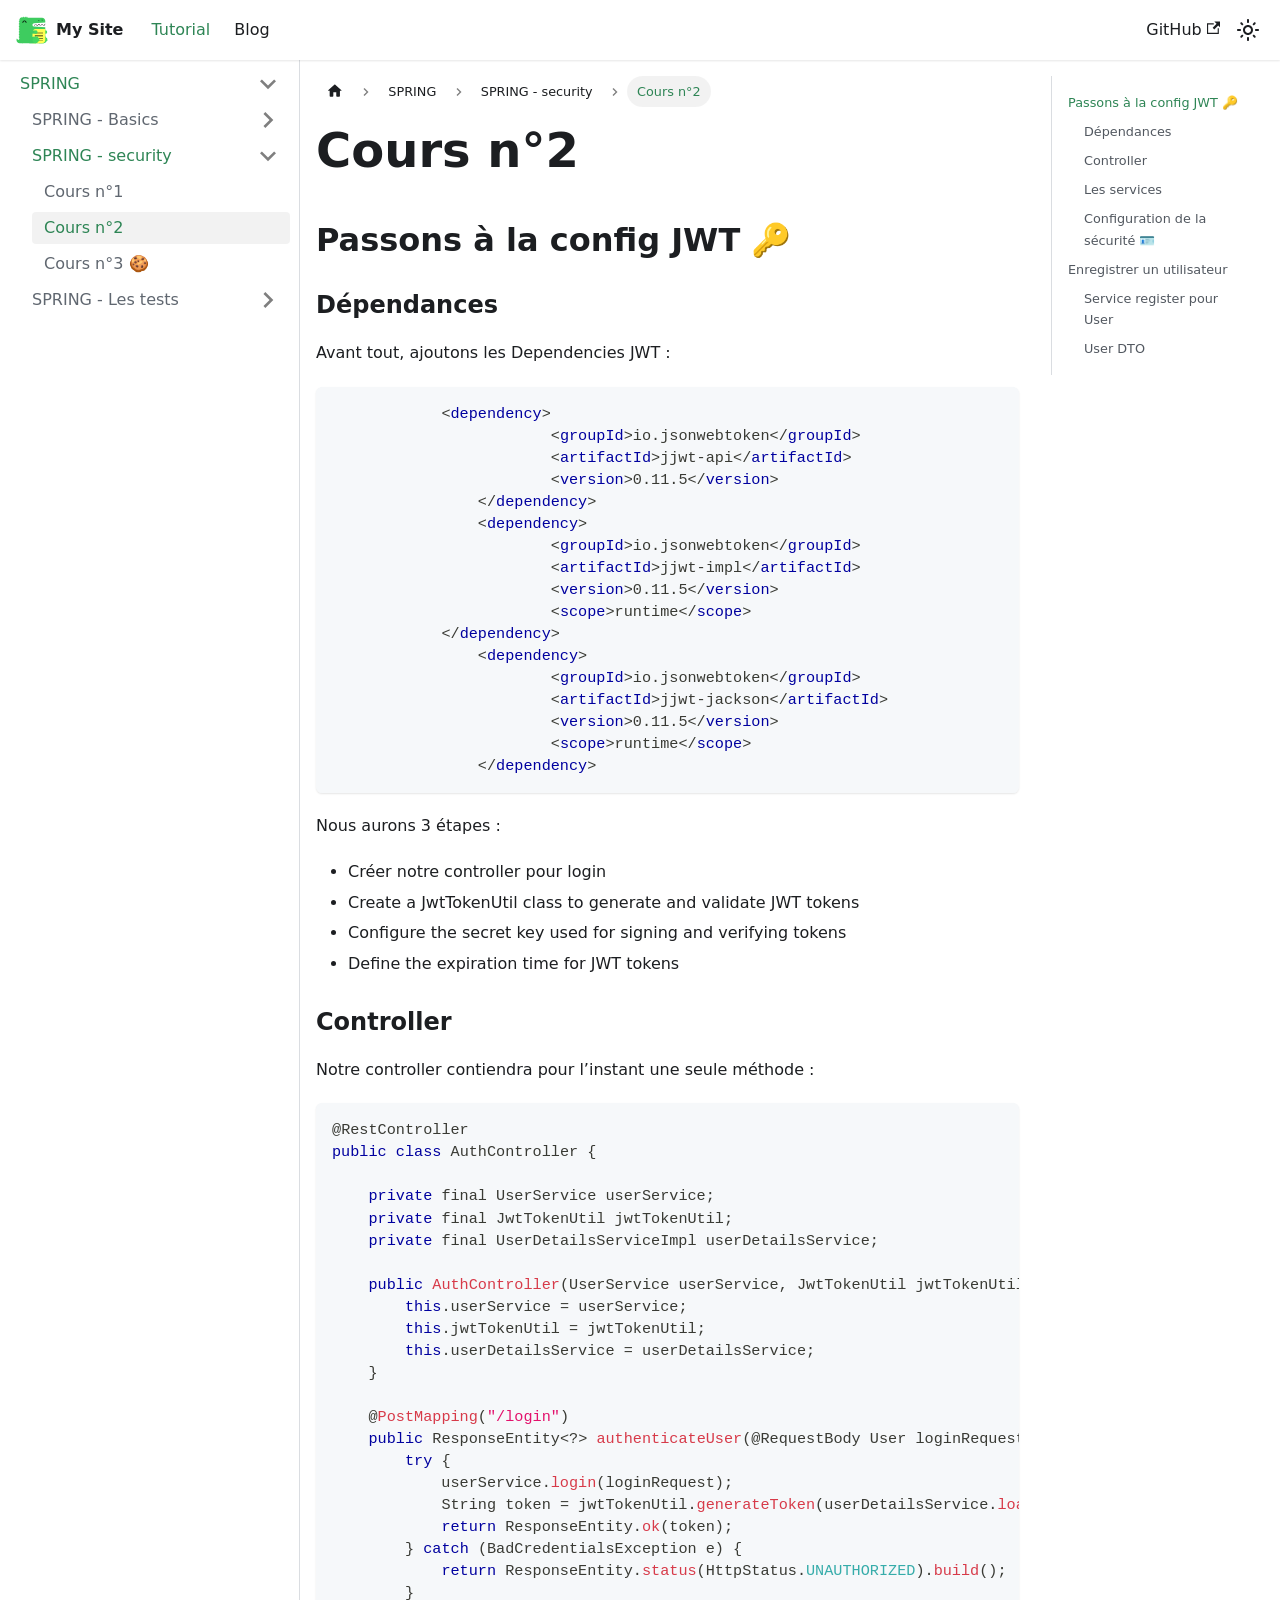
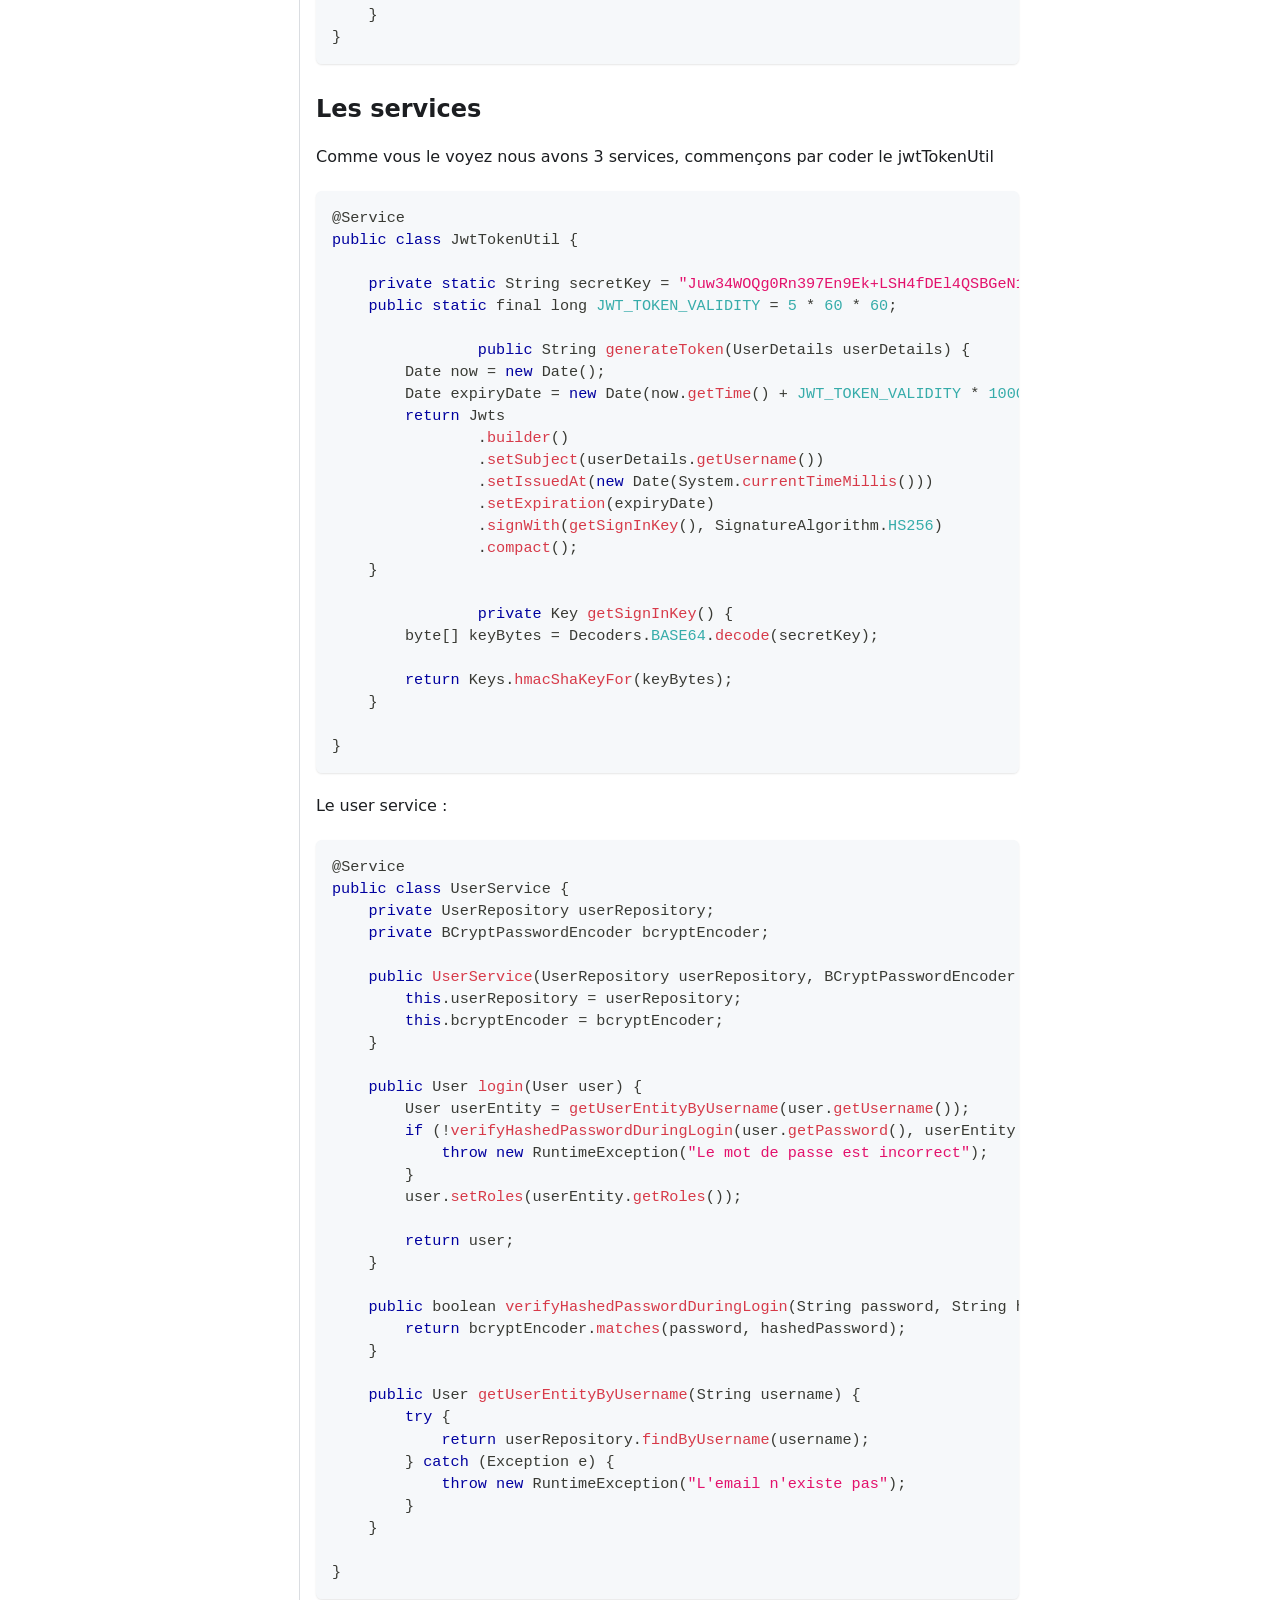
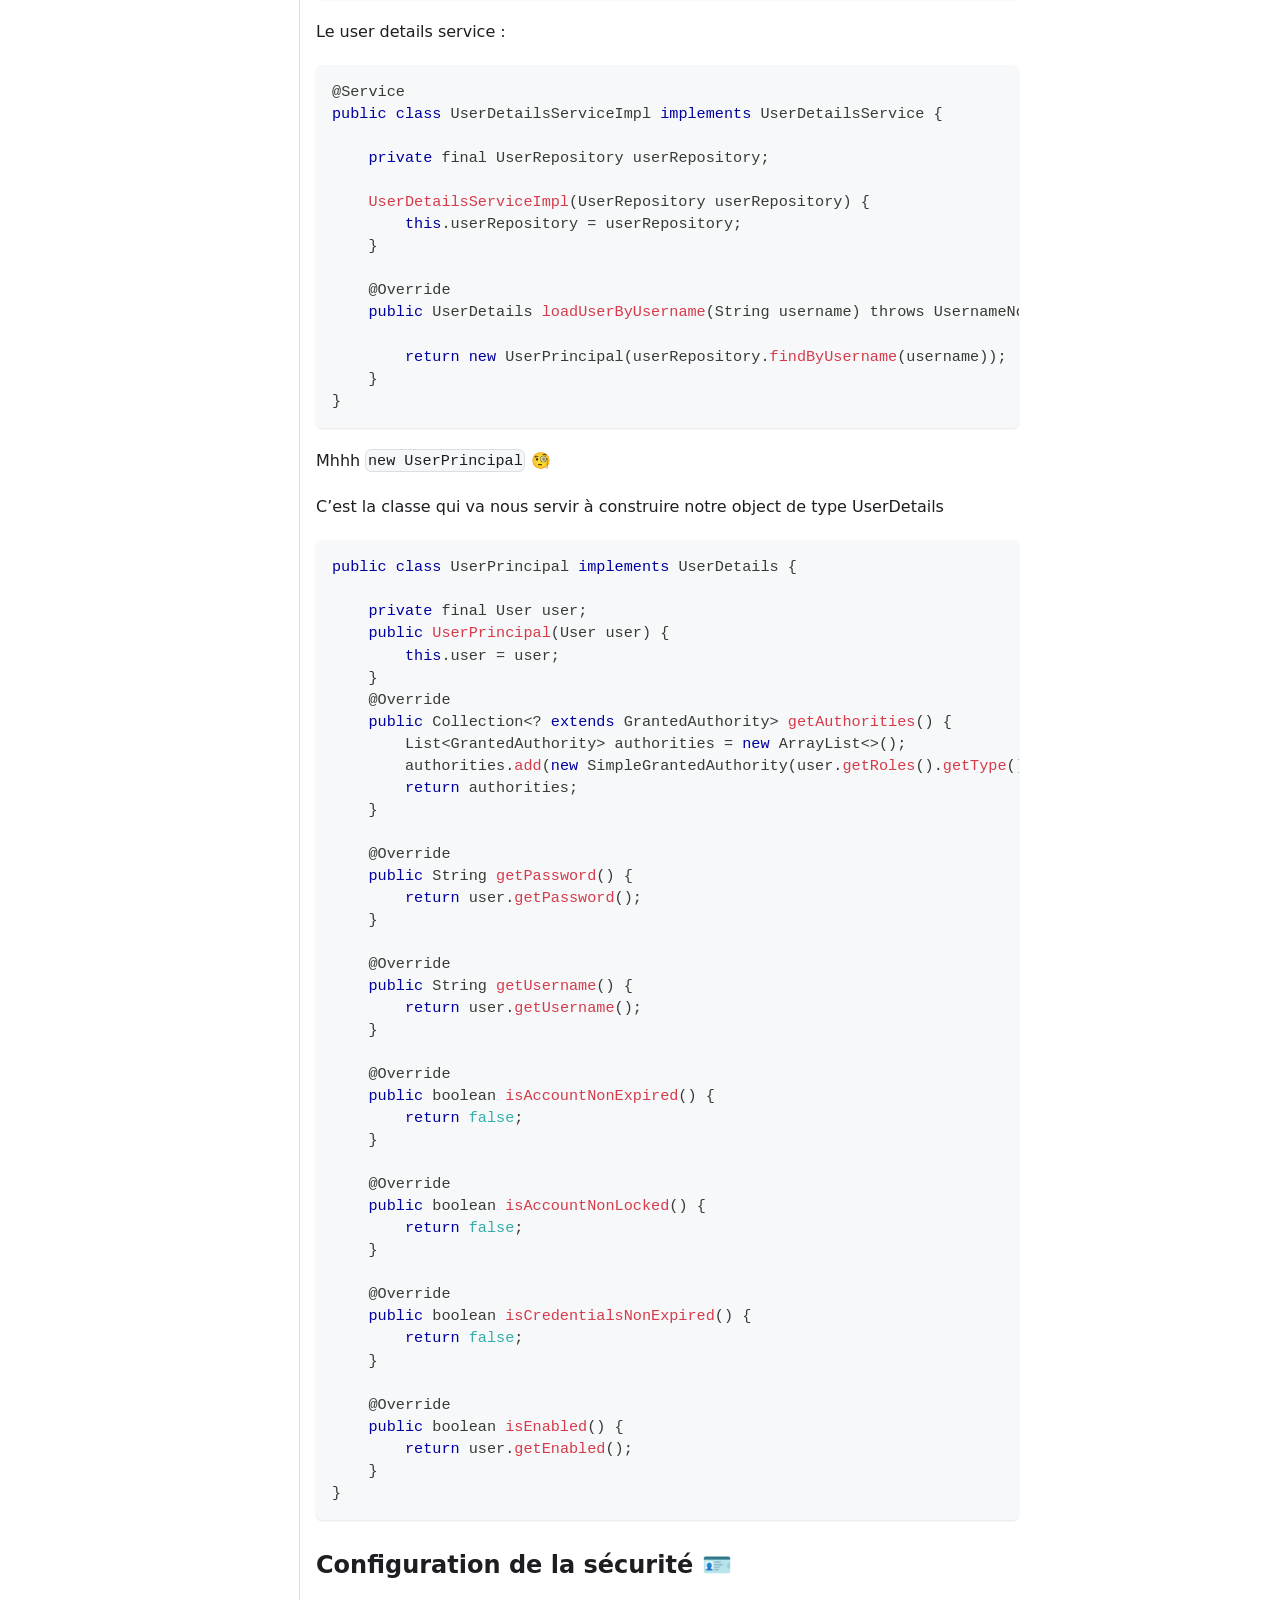
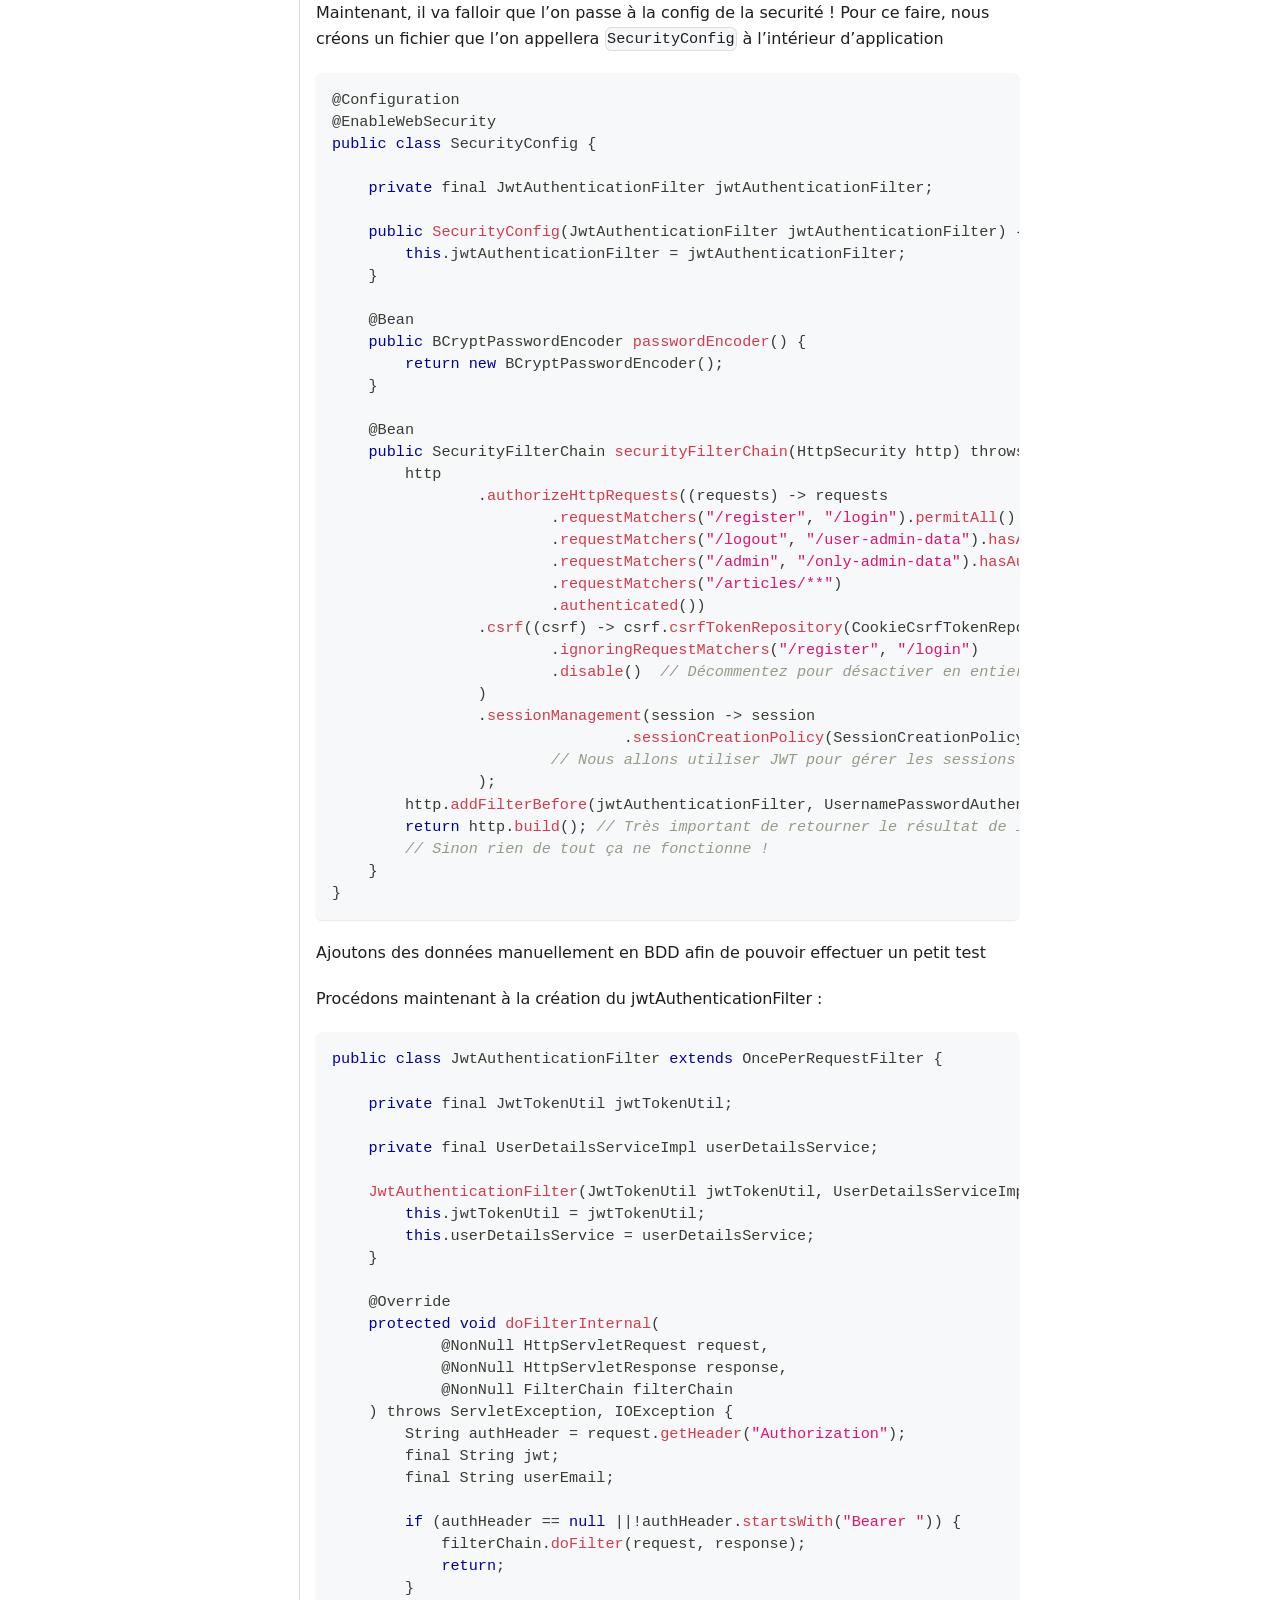
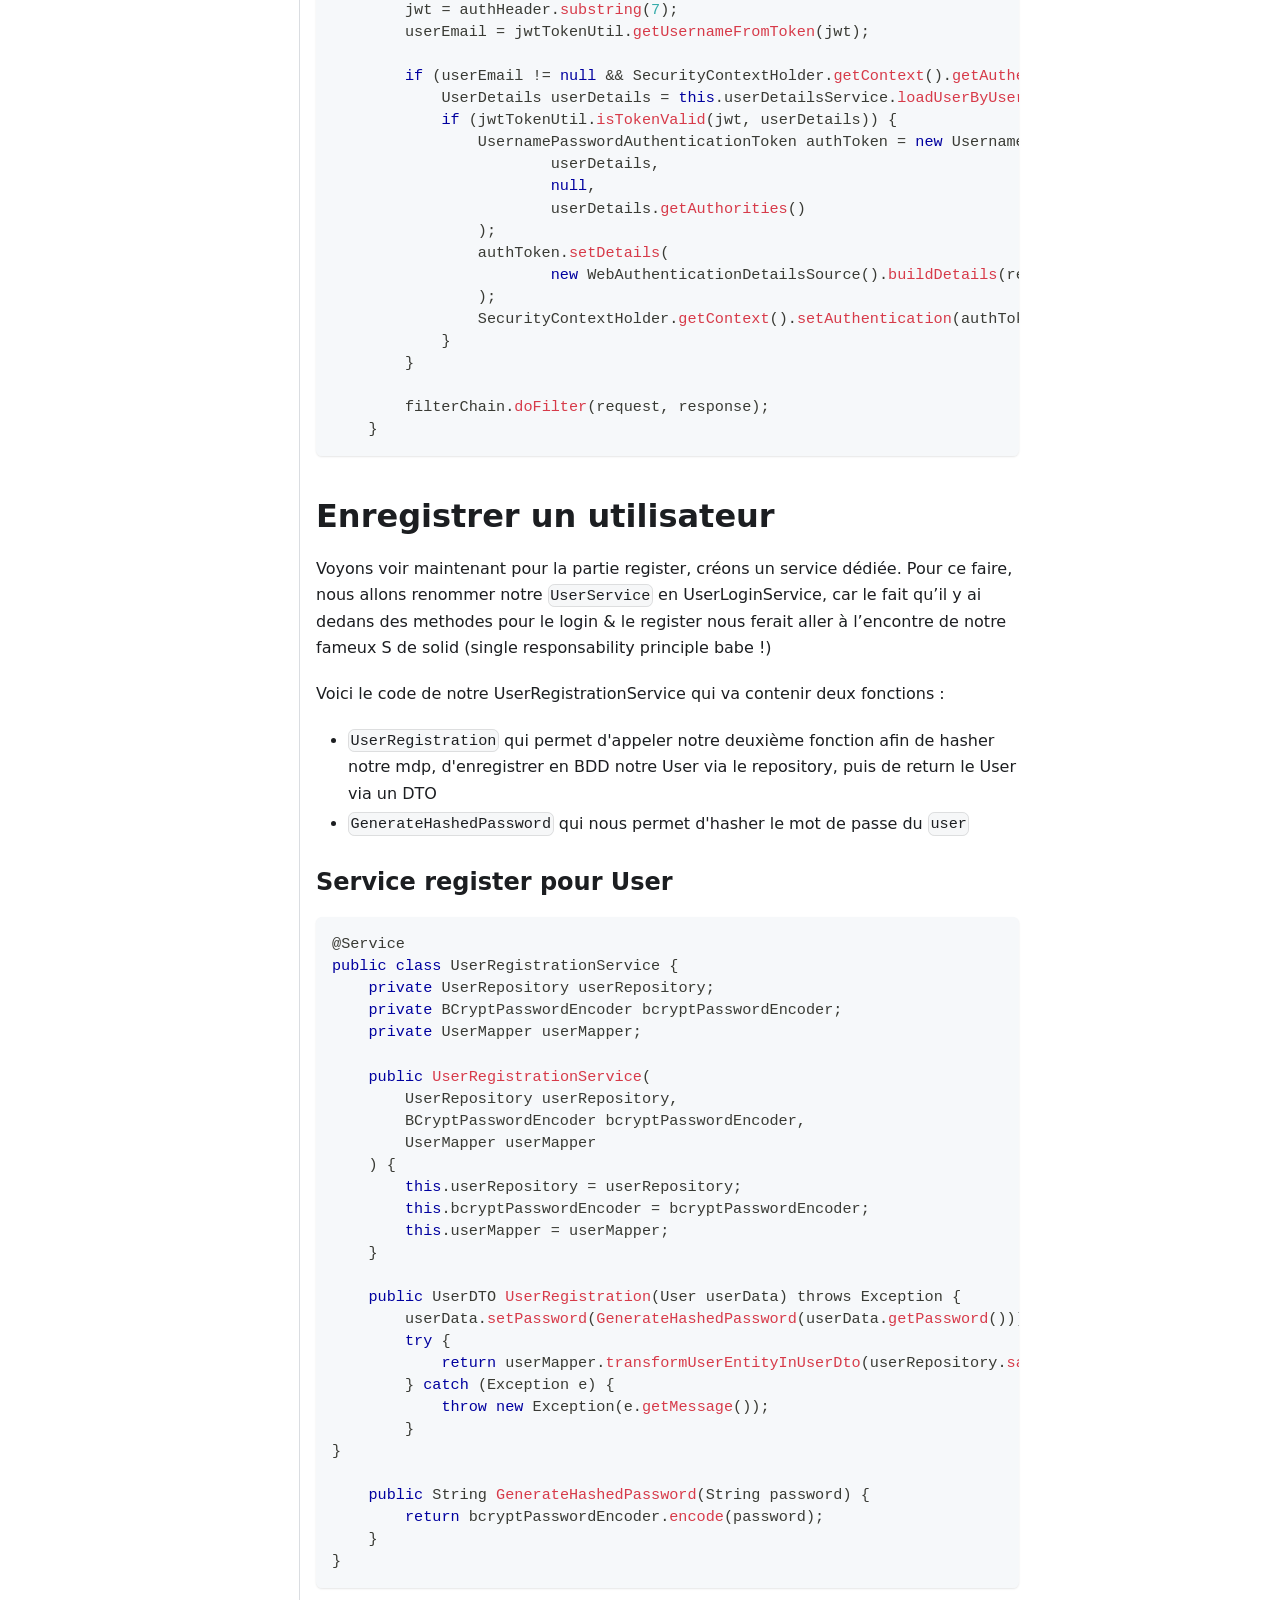
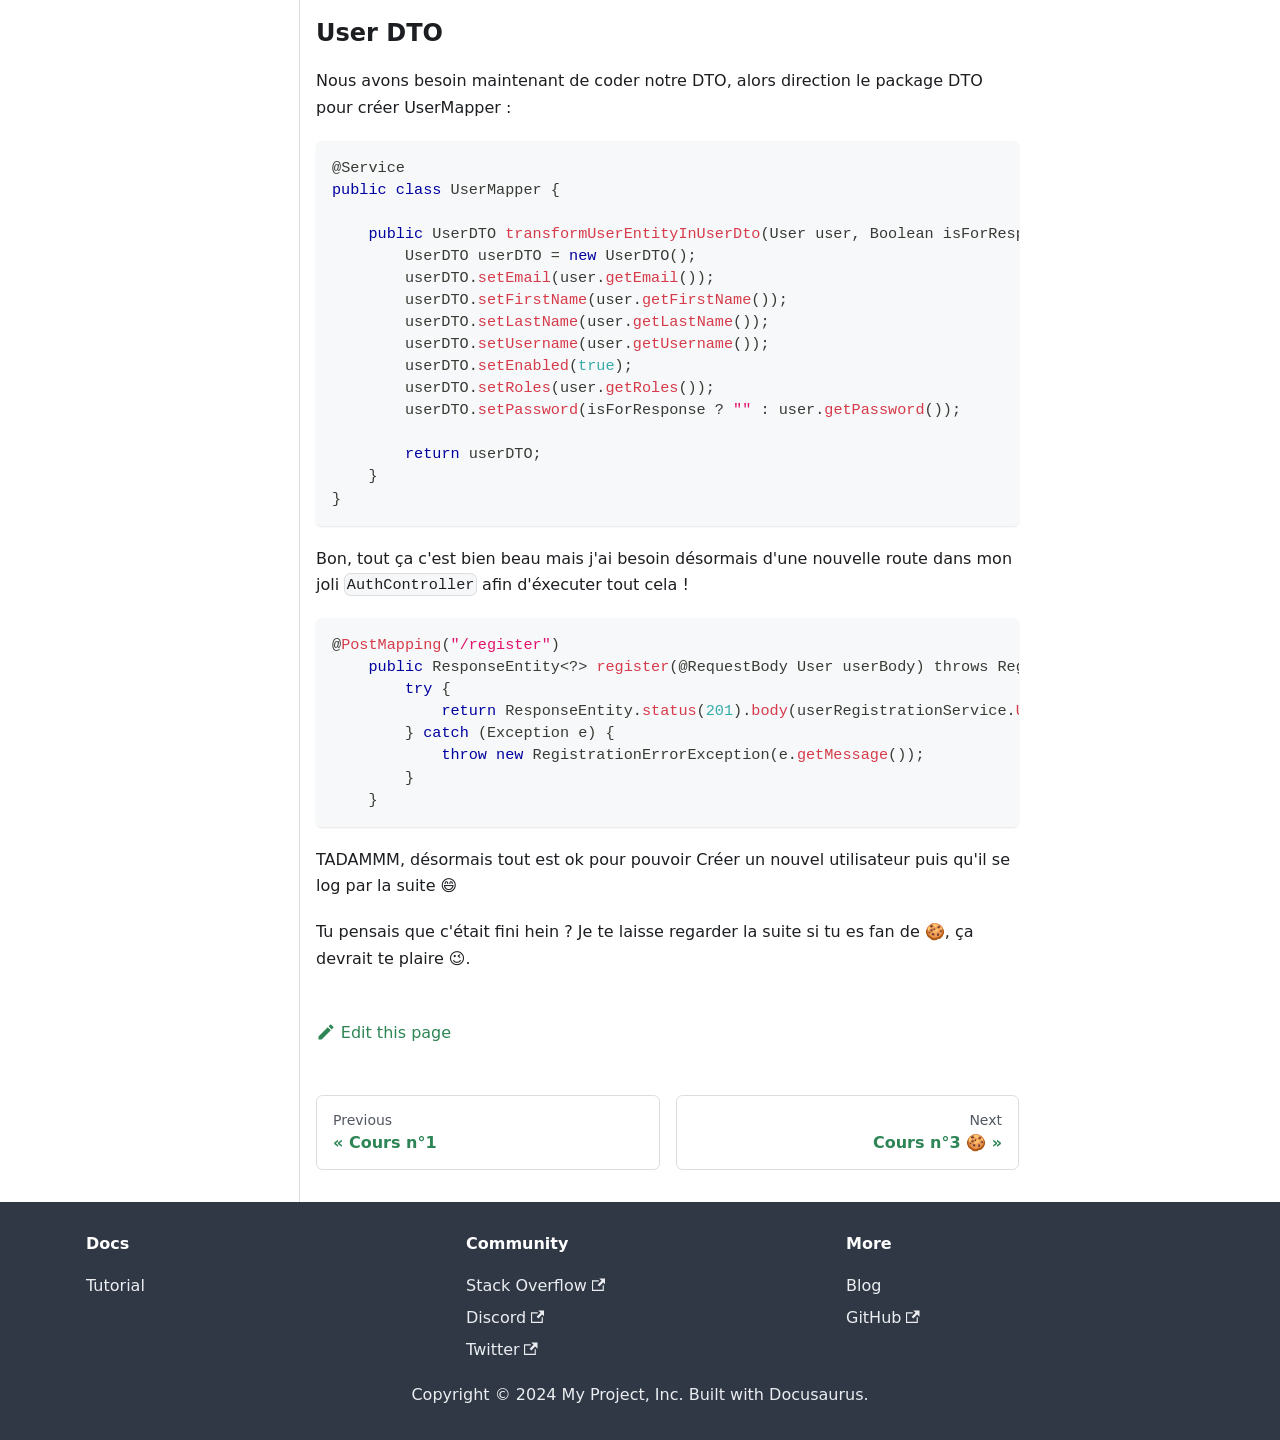
<file: docs/SPRING/spring-security/security-two/index.html>
<!doctype html>
<html lang="en" dir="ltr" class="docs-wrapper plugin-docs plugin-id-default docs-version-current docs-doc-page docs-doc-id-SPRING/spring-security/security-two" data-has-hydrated="false">
<head>
<meta charset="UTF-8">
<meta name="generator" content="Docusaurus v3.0.1">
<title data-rh="true">Cours n°2 | Majid DEV</title><meta data-rh="true" name="viewport" content="width=device-width,initial-scale=1"><meta data-rh="true" name="twitter:card" content="summary_large_image"><meta data-rh="true" property="og:image" content="https://goyavebrave69.github.io/img/docusaurus-social-card.jpg"><meta data-rh="true" name="twitter:image" content="https://goyavebrave69.github.io/img/docusaurus-social-card.jpg"><meta data-rh="true" property="og:url" content="https://goyavebrave69.github.io/docs/SPRING/spring-security/security-two"><meta data-rh="true" property="og:locale" content="en"><meta data-rh="true" name="docusaurus_locale" content="en"><meta data-rh="true" name="docsearch:language" content="en"><meta data-rh="true" name="docusaurus_version" content="current"><meta data-rh="true" name="docusaurus_tag" content="docs-default-current"><meta data-rh="true" name="docsearch:version" content="current"><meta data-rh="true" name="docsearch:docusaurus_tag" content="docs-default-current"><meta data-rh="true" property="og:title" content="Cours n°2 | Majid DEV"><meta data-rh="true" name="description" content="Passons à la config JWT 🔑"><meta data-rh="true" property="og:description" content="Passons à la config JWT 🔑"><link data-rh="true" rel="icon" href="/img/favicon.ico"><link data-rh="true" rel="canonical" href="https://goyavebrave69.github.io/docs/SPRING/spring-security/security-two"><link data-rh="true" rel="alternate" href="https://goyavebrave69.github.io/docs/SPRING/spring-security/security-two" hreflang="en"><link data-rh="true" rel="alternate" href="https://goyavebrave69.github.io/docs/SPRING/spring-security/security-two" hreflang="x-default"><link rel="stylesheet" href="/assets/css/styles.ca6c4509.css">
<script src="/assets/js/runtime~main.c9b54f58.js" defer="defer"></script>
<script src="/assets/js/main.35cfb180.js" defer="defer"></script>
</head>
<body class="navigation-with-keyboard">
<script>!function(){function t(t){document.documentElement.setAttribute("data-theme",t)}var e=function(){try{return new URLSearchParams(window.location.search).get("docusaurus-theme")}catch(t){}}()||function(){try{return localStorage.getItem("theme")}catch(t){}}();t(null!==e?e:"light")}(),function(){try{const c=new URLSearchParams(window.location.search).entries();for(var[t,e]of c)if(t.startsWith("docusaurus-data-")){var a=t.replace("docusaurus-data-","data-");document.documentElement.setAttribute(a,e)}}catch(t){}}()</script><div id="__docusaurus"><div role="region" aria-label="Skip to main content"><a class="skipToContent_fXgn" href="#__docusaurus_skipToContent_fallback">Skip to main content</a></div><nav aria-label="Main" class="navbar navbar--fixed-top"><div class="navbar__inner"><div class="navbar__items"><button aria-label="Toggle navigation bar" aria-expanded="false" class="navbar__toggle clean-btn" type="button"><svg width="30" height="30" viewBox="0 0 30 30" aria-hidden="true"><path stroke="currentColor" stroke-linecap="round" stroke-miterlimit="10" stroke-width="2" d="M4 7h22M4 15h22M4 23h22"></path></svg></button><a class="navbar__brand" href="/"><div class="navbar__logo"><img src="/img/logo.svg" alt="My Site Logo" class="themedComponent_mlkZ themedComponent--light_NVdE"><img src="/img/logo.svg" alt="My Site Logo" class="themedComponent_mlkZ themedComponent--dark_xIcU"></div><b class="navbar__title text--truncate">My Site</b></a><a aria-current="page" class="navbar__item navbar__link navbar__link--active" href="/docs/category/spring---basics">Tutorial</a><a class="navbar__item navbar__link" href="/blog">Blog</a></div><div class="navbar__items navbar__items--right"><a href="https://github.com/facebook/docusaurus" target="_blank" rel="noopener noreferrer" class="navbar__item navbar__link">GitHub<svg width="13.5" height="13.5" aria-hidden="true" viewBox="0 0 24 24" class="iconExternalLink_nPIU"><path fill="currentColor" d="M21 13v10h-21v-19h12v2h-10v15h17v-8h2zm3-12h-10.988l4.035 4-6.977 7.07 2.828 2.828 6.977-7.07 4.125 4.172v-11z"></path></svg></a><div class="toggle_vylO colorModeToggle_DEke"><button class="clean-btn toggleButton_gllP toggleButtonDisabled_aARS" type="button" disabled="" title="Switch between dark and light mode (currently light mode)" aria-label="Switch between dark and light mode (currently light mode)" aria-live="polite"><svg viewBox="0 0 24 24" width="24" height="24" class="lightToggleIcon_pyhR"><path fill="currentColor" d="M12,9c1.65,0,3,1.35,3,3s-1.35,3-3,3s-3-1.35-3-3S10.35,9,12,9 M12,7c-2.76,0-5,2.24-5,5s2.24,5,5,5s5-2.24,5-5 S14.76,7,12,7L12,7z M2,13l2,0c0.55,0,1-0.45,1-1s-0.45-1-1-1l-2,0c-0.55,0-1,0.45-1,1S1.45,13,2,13z M20,13l2,0c0.55,0,1-0.45,1-1 s-0.45-1-1-1l-2,0c-0.55,0-1,0.45-1,1S19.45,13,20,13z M11,2v2c0,0.55,0.45,1,1,1s1-0.45,1-1V2c0-0.55-0.45-1-1-1S11,1.45,11,2z M11,20v2c0,0.55,0.45,1,1,1s1-0.45,1-1v-2c0-0.55-0.45-1-1-1C11.45,19,11,19.45,11,20z M5.99,4.58c-0.39-0.39-1.03-0.39-1.41,0 c-0.39,0.39-0.39,1.03,0,1.41l1.06,1.06c0.39,0.39,1.03,0.39,1.41,0s0.39-1.03,0-1.41L5.99,4.58z M18.36,16.95 c-0.39-0.39-1.03-0.39-1.41,0c-0.39,0.39-0.39,1.03,0,1.41l1.06,1.06c0.39,0.39,1.03,0.39,1.41,0c0.39-0.39,0.39-1.03,0-1.41 L18.36,16.95z M19.42,5.99c0.39-0.39,0.39-1.03,0-1.41c-0.39-0.39-1.03-0.39-1.41,0l-1.06,1.06c-0.39,0.39-0.39,1.03,0,1.41 s1.03,0.39,1.41,0L19.42,5.99z M7.05,18.36c0.39-0.39,0.39-1.03,0-1.41c-0.39-0.39-1.03-0.39-1.41,0l-1.06,1.06 c-0.39,0.39-0.39,1.03,0,1.41s1.03,0.39,1.41,0L7.05,18.36z"></path></svg><svg viewBox="0 0 24 24" width="24" height="24" class="darkToggleIcon_wfgR"><path fill="currentColor" d="M9.37,5.51C9.19,6.15,9.1,6.82,9.1,7.5c0,4.08,3.32,7.4,7.4,7.4c0.68,0,1.35-0.09,1.99-0.27C17.45,17.19,14.93,19,12,19 c-3.86,0-7-3.14-7-7C5,9.07,6.81,6.55,9.37,5.51z M12,3c-4.97,0-9,4.03-9,9s4.03,9,9,9s9-4.03,9-9c0-0.46-0.04-0.92-0.1-1.36 c-0.98,1.37-2.58,2.26-4.4,2.26c-2.98,0-5.4-2.42-5.4-5.4c0-1.81,0.89-3.42,2.26-4.4C12.92,3.04,12.46,3,12,3L12,3z"></path></svg></button></div><div class="navbarSearchContainer_Bca1"></div></div></div><div role="presentation" class="navbar-sidebar__backdrop"></div></nav><div id="__docusaurus_skipToContent_fallback" class="main-wrapper mainWrapper_z2l0"><div class="docsWrapper_hBAB"><button aria-label="Scroll back to top" class="clean-btn theme-back-to-top-button backToTopButton_sjWU" type="button"></button><div class="docRoot_UBD9"><aside class="theme-doc-sidebar-container docSidebarContainer_YfHR"><div class="sidebarViewport_aRkj"><div class="sidebar_njMd"><nav aria-label="Docs sidebar" class="menu thin-scrollbar menu_SIkG"><ul class="theme-doc-sidebar-menu menu__list"><li class="theme-doc-sidebar-item-category theme-doc-sidebar-item-category-level-1 menu__list-item"><div class="menu__list-item-collapsible"><a class="menu__link menu__link--sublist menu__link--sublist-caret menu__link--active" aria-expanded="true" href="/docs/category/spring---basics">SPRING</a></div><ul style="display:block;overflow:visible;height:auto" class="menu__list"><li class="theme-doc-sidebar-item-category theme-doc-sidebar-item-category-level-2 menu__list-item menu__list-item--collapsed"><div class="menu__list-item-collapsible"><a class="menu__link menu__link--sublist" aria-expanded="false" tabindex="0" href="/docs/category/spring---basics">SPRING - Basics</a><button aria-label="Expand sidebar category &#x27;SPRING - Basics&#x27;" type="button" class="clean-btn menu__caret"></button></div></li><li class="theme-doc-sidebar-item-category theme-doc-sidebar-item-category-level-2 menu__list-item"><div class="menu__list-item-collapsible"><a class="menu__link menu__link--sublist menu__link--active" aria-expanded="true" tabindex="0" href="/docs/category/spring---security">SPRING - security</a><button aria-label="Collapse sidebar category &#x27;SPRING - security&#x27;" type="button" class="clean-btn menu__caret"></button></div><ul style="display:block;overflow:visible;height:auto" class="menu__list"><li class="theme-doc-sidebar-item-link theme-doc-sidebar-item-link-level-3 menu__list-item"><a class="menu__link" tabindex="0" href="/docs/SPRING/spring-security/security-one">Cours n°1</a></li><li class="theme-doc-sidebar-item-link theme-doc-sidebar-item-link-level-3 menu__list-item"><a class="menu__link menu__link--active" aria-current="page" tabindex="0" href="/docs/SPRING/spring-security/security-two">Cours n°2</a></li><li class="theme-doc-sidebar-item-link theme-doc-sidebar-item-link-level-3 menu__list-item"><a class="menu__link" tabindex="0" href="/docs/SPRING/spring-security/security-three">Cours n°3 🍪</a></li></ul></li><li class="theme-doc-sidebar-item-category theme-doc-sidebar-item-category-level-2 menu__list-item menu__list-item--collapsed"><div class="menu__list-item-collapsible"><a class="menu__link menu__link--sublist" aria-expanded="false" tabindex="0" href="/docs/category/spring---les-tests">SPRING - Les tests</a><button aria-label="Expand sidebar category &#x27;SPRING - Les tests&#x27;" type="button" class="clean-btn menu__caret"></button></div></li></ul></li></ul></nav></div></div></aside><main class="docMainContainer_TBSr"><div class="container padding-top--md padding-bottom--lg"><div class="row"><div class="col docItemCol_VOVn"><div class="docItemContainer_Djhp"><article><nav class="theme-doc-breadcrumbs breadcrumbsContainer_Z_bl" aria-label="Breadcrumbs"><ul class="breadcrumbs" itemscope="" itemtype="https://schema.org/BreadcrumbList"><li class="breadcrumbs__item"><a aria-label="Home page" class="breadcrumbs__link" href="/"><svg viewBox="0 0 24 24" class="breadcrumbHomeIcon_YNFT"><path d="M10 19v-5h4v5c0 .55.45 1 1 1h3c.55 0 1-.45 1-1v-7h1.7c.46 0 .68-.57.33-.87L12.67 3.6c-.38-.34-.96-.34-1.34 0l-8.36 7.53c-.34.3-.13.87.33.87H5v7c0 .55.45 1 1 1h3c.55 0 1-.45 1-1z" fill="currentColor"></path></svg></a></li><li class="breadcrumbs__item"><span class="breadcrumbs__link">SPRING</span><meta itemprop="position" content="1"></li><li itemscope="" itemprop="itemListElement" itemtype="https://schema.org/ListItem" class="breadcrumbs__item"><a class="breadcrumbs__link" itemprop="item" href="/docs/category/spring---security"><span itemprop="name">SPRING - security</span></a><meta itemprop="position" content="2"></li><li itemscope="" itemprop="itemListElement" itemtype="https://schema.org/ListItem" class="breadcrumbs__item breadcrumbs__item--active"><span class="breadcrumbs__link" itemprop="name">Cours n°2</span><meta itemprop="position" content="3"></li></ul></nav><div class="tocCollapsible_ETCw theme-doc-toc-mobile tocMobile_ITEo"><button type="button" class="clean-btn tocCollapsibleButton_TO0P">On this page</button></div><div class="theme-doc-markdown markdown"><h1>Cours n°2</h1>
<h2 class="anchor anchorWithStickyNavbar_LWe7" id="passons-à-la-config-jwt-">Passons à la config JWT 🔑<a href="#passons-à-la-config-jwt-" class="hash-link" aria-label="Direct link to Passons à la config JWT 🔑" title="Direct link to Passons à la config JWT 🔑">​</a></h2>
<h3 class="anchor anchorWithStickyNavbar_LWe7" id="dépendances">Dépendances<a href="#dépendances" class="hash-link" aria-label="Direct link to Dépendances" title="Direct link to Dépendances">​</a></h3>
<p>Avant tout, ajoutons les Dependencies JWT :</p>
<div class="language-xml codeBlockContainer_Ckt0 theme-code-block" style="--prism-color:#393A34;--prism-background-color:#f6f8fa"><div class="codeBlockContent_biex"><pre tabindex="0" class="prism-code language-xml codeBlock_bY9V thin-scrollbar" style="color:#393A34;background-color:#f6f8fa"><code class="codeBlockLines_e6Vv"><span class="token-line" style="color:#393A34"><span class="token plain">            </span><span class="token tag punctuation" style="color:#393A34">&lt;</span><span class="token tag" style="color:#00009f">dependency</span><span class="token tag punctuation" style="color:#393A34">&gt;</span><span class="token plain"></span><br></span><span class="token-line" style="color:#393A34"><span class="token plain">			</span><span class="token tag punctuation" style="color:#393A34">&lt;</span><span class="token tag" style="color:#00009f">groupId</span><span class="token tag punctuation" style="color:#393A34">&gt;</span><span class="token plain">io.jsonwebtoken</span><span class="token tag punctuation" style="color:#393A34">&lt;/</span><span class="token tag" style="color:#00009f">groupId</span><span class="token tag punctuation" style="color:#393A34">&gt;</span><span class="token plain"></span><br></span><span class="token-line" style="color:#393A34"><span class="token plain">			</span><span class="token tag punctuation" style="color:#393A34">&lt;</span><span class="token tag" style="color:#00009f">artifactId</span><span class="token tag punctuation" style="color:#393A34">&gt;</span><span class="token plain">jjwt-api</span><span class="token tag punctuation" style="color:#393A34">&lt;/</span><span class="token tag" style="color:#00009f">artifactId</span><span class="token tag punctuation" style="color:#393A34">&gt;</span><span class="token plain"></span><br></span><span class="token-line" style="color:#393A34"><span class="token plain">			</span><span class="token tag punctuation" style="color:#393A34">&lt;</span><span class="token tag" style="color:#00009f">version</span><span class="token tag punctuation" style="color:#393A34">&gt;</span><span class="token plain">0.11.5</span><span class="token tag punctuation" style="color:#393A34">&lt;/</span><span class="token tag" style="color:#00009f">version</span><span class="token tag punctuation" style="color:#393A34">&gt;</span><span class="token plain"></span><br></span><span class="token-line" style="color:#393A34"><span class="token plain">		</span><span class="token tag punctuation" style="color:#393A34">&lt;/</span><span class="token tag" style="color:#00009f">dependency</span><span class="token tag punctuation" style="color:#393A34">&gt;</span><span class="token plain"></span><br></span><span class="token-line" style="color:#393A34"><span class="token plain">		</span><span class="token tag punctuation" style="color:#393A34">&lt;</span><span class="token tag" style="color:#00009f">dependency</span><span class="token tag punctuation" style="color:#393A34">&gt;</span><span class="token plain"></span><br></span><span class="token-line" style="color:#393A34"><span class="token plain">			</span><span class="token tag punctuation" style="color:#393A34">&lt;</span><span class="token tag" style="color:#00009f">groupId</span><span class="token tag punctuation" style="color:#393A34">&gt;</span><span class="token plain">io.jsonwebtoken</span><span class="token tag punctuation" style="color:#393A34">&lt;/</span><span class="token tag" style="color:#00009f">groupId</span><span class="token tag punctuation" style="color:#393A34">&gt;</span><span class="token plain"></span><br></span><span class="token-line" style="color:#393A34"><span class="token plain">			</span><span class="token tag punctuation" style="color:#393A34">&lt;</span><span class="token tag" style="color:#00009f">artifactId</span><span class="token tag punctuation" style="color:#393A34">&gt;</span><span class="token plain">jjwt-impl</span><span class="token tag punctuation" style="color:#393A34">&lt;/</span><span class="token tag" style="color:#00009f">artifactId</span><span class="token tag punctuation" style="color:#393A34">&gt;</span><span class="token plain"></span><br></span><span class="token-line" style="color:#393A34"><span class="token plain">			</span><span class="token tag punctuation" style="color:#393A34">&lt;</span><span class="token tag" style="color:#00009f">version</span><span class="token tag punctuation" style="color:#393A34">&gt;</span><span class="token plain">0.11.5</span><span class="token tag punctuation" style="color:#393A34">&lt;/</span><span class="token tag" style="color:#00009f">version</span><span class="token tag punctuation" style="color:#393A34">&gt;</span><span class="token plain"></span><br></span><span class="token-line" style="color:#393A34"><span class="token plain">			</span><span class="token tag punctuation" style="color:#393A34">&lt;</span><span class="token tag" style="color:#00009f">scope</span><span class="token tag punctuation" style="color:#393A34">&gt;</span><span class="token plain">runtime</span><span class="token tag punctuation" style="color:#393A34">&lt;/</span><span class="token tag" style="color:#00009f">scope</span><span class="token tag punctuation" style="color:#393A34">&gt;</span><span class="token plain"></span><br></span><span class="token-line" style="color:#393A34"><span class="token plain">	    </span><span class="token tag punctuation" style="color:#393A34">&lt;/</span><span class="token tag" style="color:#00009f">dependency</span><span class="token tag punctuation" style="color:#393A34">&gt;</span><span class="token plain"></span><br></span><span class="token-line" style="color:#393A34"><span class="token plain">		</span><span class="token tag punctuation" style="color:#393A34">&lt;</span><span class="token tag" style="color:#00009f">dependency</span><span class="token tag punctuation" style="color:#393A34">&gt;</span><span class="token plain"></span><br></span><span class="token-line" style="color:#393A34"><span class="token plain">			</span><span class="token tag punctuation" style="color:#393A34">&lt;</span><span class="token tag" style="color:#00009f">groupId</span><span class="token tag punctuation" style="color:#393A34">&gt;</span><span class="token plain">io.jsonwebtoken</span><span class="token tag punctuation" style="color:#393A34">&lt;/</span><span class="token tag" style="color:#00009f">groupId</span><span class="token tag punctuation" style="color:#393A34">&gt;</span><span class="token plain"></span><br></span><span class="token-line" style="color:#393A34"><span class="token plain">			</span><span class="token tag punctuation" style="color:#393A34">&lt;</span><span class="token tag" style="color:#00009f">artifactId</span><span class="token tag punctuation" style="color:#393A34">&gt;</span><span class="token plain">jjwt-jackson</span><span class="token tag punctuation" style="color:#393A34">&lt;/</span><span class="token tag" style="color:#00009f">artifactId</span><span class="token tag punctuation" style="color:#393A34">&gt;</span><span class="token plain"></span><br></span><span class="token-line" style="color:#393A34"><span class="token plain">			</span><span class="token tag punctuation" style="color:#393A34">&lt;</span><span class="token tag" style="color:#00009f">version</span><span class="token tag punctuation" style="color:#393A34">&gt;</span><span class="token plain">0.11.5</span><span class="token tag punctuation" style="color:#393A34">&lt;/</span><span class="token tag" style="color:#00009f">version</span><span class="token tag punctuation" style="color:#393A34">&gt;</span><span class="token plain"></span><br></span><span class="token-line" style="color:#393A34"><span class="token plain">			</span><span class="token tag punctuation" style="color:#393A34">&lt;</span><span class="token tag" style="color:#00009f">scope</span><span class="token tag punctuation" style="color:#393A34">&gt;</span><span class="token plain">runtime</span><span class="token tag punctuation" style="color:#393A34">&lt;/</span><span class="token tag" style="color:#00009f">scope</span><span class="token tag punctuation" style="color:#393A34">&gt;</span><span class="token plain"></span><br></span><span class="token-line" style="color:#393A34"><span class="token plain">		</span><span class="token tag punctuation" style="color:#393A34">&lt;/</span><span class="token tag" style="color:#00009f">dependency</span><span class="token tag punctuation" style="color:#393A34">&gt;</span><br></span></code></pre><div class="buttonGroup__atx"><button type="button" aria-label="Copy code to clipboard" title="Copy" class="clean-btn"><span class="copyButtonIcons_eSgA" aria-hidden="true"><svg viewBox="0 0 24 24" class="copyButtonIcon_y97N"><path fill="currentColor" d="M19,21H8V7H19M19,5H8A2,2 0 0,0 6,7V21A2,2 0 0,0 8,23H19A2,2 0 0,0 21,21V7A2,2 0 0,0 19,5M16,1H4A2,2 0 0,0 2,3V17H4V3H16V1Z"></path></svg><svg viewBox="0 0 24 24" class="copyButtonSuccessIcon_LjdS"><path fill="currentColor" d="M21,7L9,19L3.5,13.5L4.91,12.09L9,16.17L19.59,5.59L21,7Z"></path></svg></span></button></div></div></div>
<p>Nous aurons 3 étapes :</p>
<ul>
<li>Créer notre controller pour login</li>
<li>Create a JwtTokenUtil class to generate and validate JWT tokens</li>
<li>Configure the secret key used for signing and verifying tokens</li>
<li>Define the expiration time for JWT tokens</li>
</ul>
<h3 class="anchor anchorWithStickyNavbar_LWe7" id="controller">Controller<a href="#controller" class="hash-link" aria-label="Direct link to Controller" title="Direct link to Controller">​</a></h3>
<p>Notre controller contiendra pour l’instant une seule méthode :</p>
<div class="language-js codeBlockContainer_Ckt0 theme-code-block" style="--prism-color:#393A34;--prism-background-color:#f6f8fa"><div class="codeBlockContent_biex"><pre tabindex="0" class="prism-code language-js codeBlock_bY9V thin-scrollbar" style="color:#393A34;background-color:#f6f8fa"><code class="codeBlockLines_e6Vv"><span class="token-line" style="color:#393A34"><span class="token plain">@</span><span class="token maybe-class-name">RestController</span><span class="token plain"></span><br></span><span class="token-line" style="color:#393A34"><span class="token plain"></span><span class="token keyword" style="color:#00009f">public</span><span class="token plain"> </span><span class="token keyword" style="color:#00009f">class</span><span class="token plain"> </span><span class="token class-name">AuthController</span><span class="token plain"> </span><span class="token punctuation" style="color:#393A34">{</span><span class="token plain"></span><br></span><span class="token-line" style="color:#393A34"><span class="token plain" style="display:inline-block"></span><br></span><span class="token-line" style="color:#393A34"><span class="token plain">    </span><span class="token keyword" style="color:#00009f">private</span><span class="token plain"> final </span><span class="token maybe-class-name">UserService</span><span class="token plain"> userService</span><span class="token punctuation" style="color:#393A34">;</span><span class="token plain"></span><br></span><span class="token-line" style="color:#393A34"><span class="token plain">    </span><span class="token keyword" style="color:#00009f">private</span><span class="token plain"> final </span><span class="token maybe-class-name">JwtTokenUtil</span><span class="token plain"> jwtTokenUtil</span><span class="token punctuation" style="color:#393A34">;</span><span class="token plain"></span><br></span><span class="token-line" style="color:#393A34"><span class="token plain">    </span><span class="token keyword" style="color:#00009f">private</span><span class="token plain"> final </span><span class="token maybe-class-name">UserDetailsServiceImpl</span><span class="token plain"> userDetailsService</span><span class="token punctuation" style="color:#393A34">;</span><span class="token plain"></span><br></span><span class="token-line" style="color:#393A34"><span class="token plain" style="display:inline-block"></span><br></span><span class="token-line" style="color:#393A34"><span class="token plain">    </span><span class="token keyword" style="color:#00009f">public</span><span class="token plain"> </span><span class="token function maybe-class-name" style="color:#d73a49">AuthController</span><span class="token punctuation" style="color:#393A34">(</span><span class="token parameter maybe-class-name">UserService</span><span class="token parameter"> userService</span><span class="token parameter punctuation" style="color:#393A34">,</span><span class="token parameter"> </span><span class="token parameter maybe-class-name">JwtTokenUtil</span><span class="token parameter"> jwtTokenUtil</span><span class="token parameter punctuation" style="color:#393A34">,</span><span class="token parameter"> </span><span class="token parameter maybe-class-name">UserDetailsServiceImpl</span><span class="token parameter"> userDetailsService</span><span class="token punctuation" style="color:#393A34">)</span><span class="token plain"> </span><span class="token punctuation" style="color:#393A34">{</span><span class="token plain"></span><br></span><span class="token-line" style="color:#393A34"><span class="token plain">        </span><span class="token keyword" style="color:#00009f">this</span><span class="token punctuation" style="color:#393A34">.</span><span class="token property-access">userService</span><span class="token plain"> </span><span class="token operator" style="color:#393A34">=</span><span class="token plain"> userService</span><span class="token punctuation" style="color:#393A34">;</span><span class="token plain"></span><br></span><span class="token-line" style="color:#393A34"><span class="token plain">        </span><span class="token keyword" style="color:#00009f">this</span><span class="token punctuation" style="color:#393A34">.</span><span class="token property-access">jwtTokenUtil</span><span class="token plain"> </span><span class="token operator" style="color:#393A34">=</span><span class="token plain"> jwtTokenUtil</span><span class="token punctuation" style="color:#393A34">;</span><span class="token plain"></span><br></span><span class="token-line" style="color:#393A34"><span class="token plain">        </span><span class="token keyword" style="color:#00009f">this</span><span class="token punctuation" style="color:#393A34">.</span><span class="token property-access">userDetailsService</span><span class="token plain"> </span><span class="token operator" style="color:#393A34">=</span><span class="token plain"> userDetailsService</span><span class="token punctuation" style="color:#393A34">;</span><span class="token plain"></span><br></span><span class="token-line" style="color:#393A34"><span class="token plain">    </span><span class="token punctuation" style="color:#393A34">}</span><span class="token plain"></span><br></span><span class="token-line" style="color:#393A34"><span class="token plain" style="display:inline-block"></span><br></span><span class="token-line" style="color:#393A34"><span class="token plain">    @</span><span class="token function maybe-class-name" style="color:#d73a49">PostMapping</span><span class="token punctuation" style="color:#393A34">(</span><span class="token string" style="color:#e3116c">&quot;/login&quot;</span><span class="token punctuation" style="color:#393A34">)</span><span class="token plain"></span><br></span><span class="token-line" style="color:#393A34"><span class="token plain">    </span><span class="token keyword" style="color:#00009f">public</span><span class="token plain"> </span><span class="token maybe-class-name">ResponseEntity</span><span class="token operator" style="color:#393A34">&lt;</span><span class="token operator" style="color:#393A34">?</span><span class="token operator" style="color:#393A34">&gt;</span><span class="token plain"> </span><span class="token function" style="color:#d73a49">authenticateUser</span><span class="token punctuation" style="color:#393A34">(</span><span class="token plain">@</span><span class="token maybe-class-name">RequestBody</span><span class="token plain"> </span><span class="token maybe-class-name">User</span><span class="token plain"> loginRequest</span><span class="token punctuation" style="color:#393A34">)</span><span class="token plain"> throws </span><span class="token maybe-class-name">Exception</span><span class="token plain"> </span><span class="token punctuation" style="color:#393A34">{</span><span class="token plain"></span><br></span><span class="token-line" style="color:#393A34"><span class="token plain">        </span><span class="token keyword control-flow" style="color:#00009f">try</span><span class="token plain"> </span><span class="token punctuation" style="color:#393A34">{</span><span class="token plain"></span><br></span><span class="token-line" style="color:#393A34"><span class="token plain">            userService</span><span class="token punctuation" style="color:#393A34">.</span><span class="token method function property-access" style="color:#d73a49">login</span><span class="token punctuation" style="color:#393A34">(</span><span class="token plain">loginRequest</span><span class="token punctuation" style="color:#393A34">)</span><span class="token punctuation" style="color:#393A34">;</span><span class="token plain"></span><br></span><span class="token-line" style="color:#393A34"><span class="token plain">            </span><span class="token known-class-name class-name">String</span><span class="token plain"> token </span><span class="token operator" style="color:#393A34">=</span><span class="token plain"> jwtTokenUtil</span><span class="token punctuation" style="color:#393A34">.</span><span class="token method function property-access" style="color:#d73a49">generateToken</span><span class="token punctuation" style="color:#393A34">(</span><span class="token plain">userDetailsService</span><span class="token punctuation" style="color:#393A34">.</span><span class="token method function property-access" style="color:#d73a49">loadUserByUsername</span><span class="token punctuation" style="color:#393A34">(</span><span class="token plain">loginRequest</span><span class="token punctuation" style="color:#393A34">.</span><span class="token method function property-access" style="color:#d73a49">getUsername</span><span class="token punctuation" style="color:#393A34">(</span><span class="token punctuation" style="color:#393A34">)</span><span class="token punctuation" style="color:#393A34">)</span><span class="token punctuation" style="color:#393A34">)</span><span class="token punctuation" style="color:#393A34">;</span><span class="token plain"></span><br></span><span class="token-line" style="color:#393A34"><span class="token plain">            </span><span class="token keyword control-flow" style="color:#00009f">return</span><span class="token plain"> </span><span class="token maybe-class-name">ResponseEntity</span><span class="token punctuation" style="color:#393A34">.</span><span class="token method function property-access" style="color:#d73a49">ok</span><span class="token punctuation" style="color:#393A34">(</span><span class="token plain">token</span><span class="token punctuation" style="color:#393A34">)</span><span class="token punctuation" style="color:#393A34">;</span><span class="token plain"></span><br></span><span class="token-line" style="color:#393A34"><span class="token plain">        </span><span class="token punctuation" style="color:#393A34">}</span><span class="token plain"> </span><span class="token keyword control-flow" style="color:#00009f">catch</span><span class="token plain"> </span><span class="token punctuation" style="color:#393A34">(</span><span class="token maybe-class-name">BadCredentialsException</span><span class="token plain"> e</span><span class="token punctuation" style="color:#393A34">)</span><span class="token plain"> </span><span class="token punctuation" style="color:#393A34">{</span><span class="token plain"></span><br></span><span class="token-line" style="color:#393A34"><span class="token plain">            </span><span class="token keyword control-flow" style="color:#00009f">return</span><span class="token plain"> </span><span class="token maybe-class-name">ResponseEntity</span><span class="token punctuation" style="color:#393A34">.</span><span class="token method function property-access" style="color:#d73a49">status</span><span class="token punctuation" style="color:#393A34">(</span><span class="token maybe-class-name">HttpStatus</span><span class="token punctuation" style="color:#393A34">.</span><span class="token constant" style="color:#36acaa">UNAUTHORIZED</span><span class="token punctuation" style="color:#393A34">)</span><span class="token punctuation" style="color:#393A34">.</span><span class="token method function property-access" style="color:#d73a49">build</span><span class="token punctuation" style="color:#393A34">(</span><span class="token punctuation" style="color:#393A34">)</span><span class="token punctuation" style="color:#393A34">;</span><span class="token plain"></span><br></span><span class="token-line" style="color:#393A34"><span class="token plain">        </span><span class="token punctuation" style="color:#393A34">}</span><span class="token plain"></span><br></span><span class="token-line" style="color:#393A34"><span class="token plain">    </span><span class="token punctuation" style="color:#393A34">}</span><span class="token plain"></span><br></span><span class="token-line" style="color:#393A34"><span class="token plain"></span><span class="token punctuation" style="color:#393A34">}</span><br></span></code></pre><div class="buttonGroup__atx"><button type="button" aria-label="Copy code to clipboard" title="Copy" class="clean-btn"><span class="copyButtonIcons_eSgA" aria-hidden="true"><svg viewBox="0 0 24 24" class="copyButtonIcon_y97N"><path fill="currentColor" d="M19,21H8V7H19M19,5H8A2,2 0 0,0 6,7V21A2,2 0 0,0 8,23H19A2,2 0 0,0 21,21V7A2,2 0 0,0 19,5M16,1H4A2,2 0 0,0 2,3V17H4V3H16V1Z"></path></svg><svg viewBox="0 0 24 24" class="copyButtonSuccessIcon_LjdS"><path fill="currentColor" d="M21,7L9,19L3.5,13.5L4.91,12.09L9,16.17L19.59,5.59L21,7Z"></path></svg></span></button></div></div></div>
<h3 class="anchor anchorWithStickyNavbar_LWe7" id="les-services">Les services<a href="#les-services" class="hash-link" aria-label="Direct link to Les services" title="Direct link to Les services">​</a></h3>
<p>Comme vous le voyez nous avons 3 services, commençons par coder le jwtTokenUtil</p>
<div class="language-js codeBlockContainer_Ckt0 theme-code-block" style="--prism-color:#393A34;--prism-background-color:#f6f8fa"><div class="codeBlockContent_biex"><pre tabindex="0" class="prism-code language-js codeBlock_bY9V thin-scrollbar" style="color:#393A34;background-color:#f6f8fa"><code class="codeBlockLines_e6Vv"><span class="token-line" style="color:#393A34"><span class="token plain">@</span><span class="token maybe-class-name">Service</span><span class="token plain"></span><br></span><span class="token-line" style="color:#393A34"><span class="token plain"></span><span class="token keyword" style="color:#00009f">public</span><span class="token plain"> </span><span class="token keyword" style="color:#00009f">class</span><span class="token plain"> </span><span class="token class-name">JwtTokenUtil</span><span class="token plain"> </span><span class="token punctuation" style="color:#393A34">{</span><span class="token plain"></span><br></span><span class="token-line" style="color:#393A34"><span class="token plain" style="display:inline-block"></span><br></span><span class="token-line" style="color:#393A34"><span class="token plain">    </span><span class="token keyword" style="color:#00009f">private</span><span class="token plain"> </span><span class="token keyword" style="color:#00009f">static</span><span class="token plain"> </span><span class="token known-class-name class-name">String</span><span class="token plain"> secretKey </span><span class="token operator" style="color:#393A34">=</span><span class="token plain"> </span><span class="token string" style="color:#e3116c">&quot;Juw34WOQg0Rn397En9Ek+LSH4fDEl4QSBGeN1izonY6xA2/sJLVQs2I5vT5ydJxclQUaiLNc2xqlpcodiEnQ5nGiKCXtBbmO6jkpsxBV/h9HgpzmtkSiahnqolPzE0pPEsEQBa2Sow4pLM1yRahGhKoHUBHEykKL8ADJPyJ4n578th4s5vYAaErhBnJ9rVua42RiQLa8avCo6yiKskfAdKegJvdUv/jkZNrXzeIwvjmVQvoUWvtYDgsKP/8RSBkQ5c0snaDQ/Bl7XaPsp/rk1Cy6FW6pb4p6RMyBwVsFxtMEGkM0rxjpUkinIwRxidkk5aeMU8xjx+IH9D5CIAPZzM9GgzbI7WNHMKQKp8iUkC4=&quot;</span><span class="token punctuation" style="color:#393A34">;</span><span class="token plain"></span><br></span><span class="token-line" style="color:#393A34"><span class="token plain">    </span><span class="token keyword" style="color:#00009f">public</span><span class="token plain"> </span><span class="token keyword" style="color:#00009f">static</span><span class="token plain"> final long </span><span class="token constant" style="color:#36acaa">JWT_TOKEN_VALIDITY</span><span class="token plain"> </span><span class="token operator" style="color:#393A34">=</span><span class="token plain"> </span><span class="token number" style="color:#36acaa">5</span><span class="token plain"> </span><span class="token operator" style="color:#393A34">*</span><span class="token plain"> </span><span class="token number" style="color:#36acaa">60</span><span class="token plain"> </span><span class="token operator" style="color:#393A34">*</span><span class="token plain"> </span><span class="token number" style="color:#36acaa">60</span><span class="token punctuation" style="color:#393A34">;</span><span class="token plain"></span><br></span><span class="token-line" style="color:#393A34"><span class="token plain" style="display:inline-block"></span><br></span><span class="token-line" style="color:#393A34"><span class="token plain">		</span><span class="token keyword" style="color:#00009f">public</span><span class="token plain"> </span><span class="token known-class-name class-name">String</span><span class="token plain"> </span><span class="token function" style="color:#d73a49">generateToken</span><span class="token punctuation" style="color:#393A34">(</span><span class="token parameter maybe-class-name">UserDetails</span><span class="token parameter"> userDetails</span><span class="token punctuation" style="color:#393A34">)</span><span class="token plain"> </span><span class="token punctuation" style="color:#393A34">{</span><span class="token plain"></span><br></span><span class="token-line" style="color:#393A34"><span class="token plain">        </span><span class="token known-class-name class-name">Date</span><span class="token plain"> now </span><span class="token operator" style="color:#393A34">=</span><span class="token plain"> </span><span class="token keyword" style="color:#00009f">new</span><span class="token plain"> </span><span class="token class-name">Date</span><span class="token punctuation" style="color:#393A34">(</span><span class="token punctuation" style="color:#393A34">)</span><span class="token punctuation" style="color:#393A34">;</span><span class="token plain"></span><br></span><span class="token-line" style="color:#393A34"><span class="token plain">        </span><span class="token known-class-name class-name">Date</span><span class="token plain"> expiryDate </span><span class="token operator" style="color:#393A34">=</span><span class="token plain"> </span><span class="token keyword" style="color:#00009f">new</span><span class="token plain"> </span><span class="token class-name">Date</span><span class="token punctuation" style="color:#393A34">(</span><span class="token plain">now</span><span class="token punctuation" style="color:#393A34">.</span><span class="token method function property-access" style="color:#d73a49">getTime</span><span class="token punctuation" style="color:#393A34">(</span><span class="token punctuation" style="color:#393A34">)</span><span class="token plain"> </span><span class="token operator" style="color:#393A34">+</span><span class="token plain"> </span><span class="token constant" style="color:#36acaa">JWT_TOKEN_VALIDITY</span><span class="token plain"> </span><span class="token operator" style="color:#393A34">*</span><span class="token plain"> </span><span class="token number" style="color:#36acaa">1000</span><span class="token punctuation" style="color:#393A34">)</span><span class="token punctuation" style="color:#393A34">;</span><span class="token plain"> </span><span class="token comment" style="color:#999988;font-style:italic">// 1 day validity</span><span class="token plain"></span><br></span><span class="token-line" style="color:#393A34"><span class="token plain">        </span><span class="token keyword control-flow" style="color:#00009f">return</span><span class="token plain"> </span><span class="token maybe-class-name">Jwts</span><span class="token plain"></span><br></span><span class="token-line" style="color:#393A34"><span class="token plain">                </span><span class="token punctuation" style="color:#393A34">.</span><span class="token method function property-access" style="color:#d73a49">builder</span><span class="token punctuation" style="color:#393A34">(</span><span class="token punctuation" style="color:#393A34">)</span><span class="token plain"></span><br></span><span class="token-line" style="color:#393A34"><span class="token plain">                </span><span class="token punctuation" style="color:#393A34">.</span><span class="token method function property-access" style="color:#d73a49">setSubject</span><span class="token punctuation" style="color:#393A34">(</span><span class="token plain">userDetails</span><span class="token punctuation" style="color:#393A34">.</span><span class="token method function property-access" style="color:#d73a49">getUsername</span><span class="token punctuation" style="color:#393A34">(</span><span class="token punctuation" style="color:#393A34">)</span><span class="token punctuation" style="color:#393A34">)</span><span class="token plain"></span><br></span><span class="token-line" style="color:#393A34"><span class="token plain">                </span><span class="token punctuation" style="color:#393A34">.</span><span class="token method function property-access" style="color:#d73a49">setIssuedAt</span><span class="token punctuation" style="color:#393A34">(</span><span class="token keyword" style="color:#00009f">new</span><span class="token plain"> </span><span class="token class-name">Date</span><span class="token punctuation" style="color:#393A34">(</span><span class="token maybe-class-name">System</span><span class="token punctuation" style="color:#393A34">.</span><span class="token method function property-access" style="color:#d73a49">currentTimeMillis</span><span class="token punctuation" style="color:#393A34">(</span><span class="token punctuation" style="color:#393A34">)</span><span class="token punctuation" style="color:#393A34">)</span><span class="token punctuation" style="color:#393A34">)</span><span class="token plain"></span><br></span><span class="token-line" style="color:#393A34"><span class="token plain">                </span><span class="token punctuation" style="color:#393A34">.</span><span class="token method function property-access" style="color:#d73a49">setExpiration</span><span class="token punctuation" style="color:#393A34">(</span><span class="token plain">expiryDate</span><span class="token punctuation" style="color:#393A34">)</span><span class="token plain"></span><br></span><span class="token-line" style="color:#393A34"><span class="token plain">                </span><span class="token punctuation" style="color:#393A34">.</span><span class="token method function property-access" style="color:#d73a49">signWith</span><span class="token punctuation" style="color:#393A34">(</span><span class="token function" style="color:#d73a49">getSignInKey</span><span class="token punctuation" style="color:#393A34">(</span><span class="token punctuation" style="color:#393A34">)</span><span class="token punctuation" style="color:#393A34">,</span><span class="token plain"> </span><span class="token maybe-class-name">SignatureAlgorithm</span><span class="token punctuation" style="color:#393A34">.</span><span class="token constant" style="color:#36acaa">HS256</span><span class="token punctuation" style="color:#393A34">)</span><span class="token plain"></span><br></span><span class="token-line" style="color:#393A34"><span class="token plain">                </span><span class="token punctuation" style="color:#393A34">.</span><span class="token method function property-access" style="color:#d73a49">compact</span><span class="token punctuation" style="color:#393A34">(</span><span class="token punctuation" style="color:#393A34">)</span><span class="token punctuation" style="color:#393A34">;</span><span class="token plain"></span><br></span><span class="token-line" style="color:#393A34"><span class="token plain">    </span><span class="token punctuation" style="color:#393A34">}</span><span class="token plain"></span><br></span><span class="token-line" style="color:#393A34"><span class="token plain" style="display:inline-block"></span><br></span><span class="token-line" style="color:#393A34"><span class="token plain">		</span><span class="token keyword" style="color:#00009f">private</span><span class="token plain"> </span><span class="token maybe-class-name">Key</span><span class="token plain"> </span><span class="token function" style="color:#d73a49">getSignInKey</span><span class="token punctuation" style="color:#393A34">(</span><span class="token punctuation" style="color:#393A34">)</span><span class="token plain"> </span><span class="token punctuation" style="color:#393A34">{</span><span class="token plain"></span><br></span><span class="token-line" style="color:#393A34"><span class="token plain">        byte</span><span class="token punctuation" style="color:#393A34">[</span><span class="token punctuation" style="color:#393A34">]</span><span class="token plain"> keyBytes </span><span class="token operator" style="color:#393A34">=</span><span class="token plain"> </span><span class="token maybe-class-name">Decoders</span><span class="token punctuation" style="color:#393A34">.</span><span class="token constant" style="color:#36acaa">BASE64</span><span class="token punctuation" style="color:#393A34">.</span><span class="token method function property-access" style="color:#d73a49">decode</span><span class="token punctuation" style="color:#393A34">(</span><span class="token plain">secretKey</span><span class="token punctuation" style="color:#393A34">)</span><span class="token punctuation" style="color:#393A34">;</span><span class="token plain"></span><br></span><span class="token-line" style="color:#393A34"><span class="token plain" style="display:inline-block"></span><br></span><span class="token-line" style="color:#393A34"><span class="token plain">        </span><span class="token keyword control-flow" style="color:#00009f">return</span><span class="token plain"> </span><span class="token maybe-class-name">Keys</span><span class="token punctuation" style="color:#393A34">.</span><span class="token method function property-access" style="color:#d73a49">hmacShaKeyFor</span><span class="token punctuation" style="color:#393A34">(</span><span class="token plain">keyBytes</span><span class="token punctuation" style="color:#393A34">)</span><span class="token punctuation" style="color:#393A34">;</span><span class="token plain"></span><br></span><span class="token-line" style="color:#393A34"><span class="token plain">    </span><span class="token punctuation" style="color:#393A34">}</span><span class="token plain"></span><br></span><span class="token-line" style="color:#393A34"><span class="token plain" style="display:inline-block"></span><br></span><span class="token-line" style="color:#393A34"><span class="token plain"></span><span class="token punctuation" style="color:#393A34">}</span><br></span></code></pre><div class="buttonGroup__atx"><button type="button" aria-label="Copy code to clipboard" title="Copy" class="clean-btn"><span class="copyButtonIcons_eSgA" aria-hidden="true"><svg viewBox="0 0 24 24" class="copyButtonIcon_y97N"><path fill="currentColor" d="M19,21H8V7H19M19,5H8A2,2 0 0,0 6,7V21A2,2 0 0,0 8,23H19A2,2 0 0,0 21,21V7A2,2 0 0,0 19,5M16,1H4A2,2 0 0,0 2,3V17H4V3H16V1Z"></path></svg><svg viewBox="0 0 24 24" class="copyButtonSuccessIcon_LjdS"><path fill="currentColor" d="M21,7L9,19L3.5,13.5L4.91,12.09L9,16.17L19.59,5.59L21,7Z"></path></svg></span></button></div></div></div>
<p>Le user service :</p>
<div class="language-js codeBlockContainer_Ckt0 theme-code-block" style="--prism-color:#393A34;--prism-background-color:#f6f8fa"><div class="codeBlockContent_biex"><pre tabindex="0" class="prism-code language-js codeBlock_bY9V thin-scrollbar" style="color:#393A34;background-color:#f6f8fa"><code class="codeBlockLines_e6Vv"><span class="token-line" style="color:#393A34"><span class="token plain">@</span><span class="token maybe-class-name">Service</span><span class="token plain"></span><br></span><span class="token-line" style="color:#393A34"><span class="token plain"></span><span class="token keyword" style="color:#00009f">public</span><span class="token plain"> </span><span class="token keyword" style="color:#00009f">class</span><span class="token plain"> </span><span class="token class-name">UserService</span><span class="token plain"> </span><span class="token punctuation" style="color:#393A34">{</span><span class="token plain"></span><br></span><span class="token-line" style="color:#393A34"><span class="token plain">    </span><span class="token keyword" style="color:#00009f">private</span><span class="token plain"> </span><span class="token maybe-class-name">UserRepository</span><span class="token plain"> userRepository</span><span class="token punctuation" style="color:#393A34">;</span><span class="token plain"></span><br></span><span class="token-line" style="color:#393A34"><span class="token plain">    </span><span class="token keyword" style="color:#00009f">private</span><span class="token plain"> </span><span class="token maybe-class-name">BCryptPasswordEncoder</span><span class="token plain"> bcryptEncoder</span><span class="token punctuation" style="color:#393A34">;</span><span class="token plain"></span><br></span><span class="token-line" style="color:#393A34"><span class="token plain">    </span><br></span><span class="token-line" style="color:#393A34"><span class="token plain">    </span><span class="token keyword" style="color:#00009f">public</span><span class="token plain"> </span><span class="token function maybe-class-name" style="color:#d73a49">UserService</span><span class="token punctuation" style="color:#393A34">(</span><span class="token parameter maybe-class-name">UserRepository</span><span class="token parameter"> userRepository</span><span class="token parameter punctuation" style="color:#393A34">,</span><span class="token parameter"> </span><span class="token parameter maybe-class-name">BCryptPasswordEncoder</span><span class="token parameter"> bcryptEncoder</span><span class="token punctuation" style="color:#393A34">)</span><span class="token plain"> </span><span class="token punctuation" style="color:#393A34">{</span><span class="token plain"></span><br></span><span class="token-line" style="color:#393A34"><span class="token plain">        </span><span class="token keyword" style="color:#00009f">this</span><span class="token punctuation" style="color:#393A34">.</span><span class="token property-access">userRepository</span><span class="token plain"> </span><span class="token operator" style="color:#393A34">=</span><span class="token plain"> userRepository</span><span class="token punctuation" style="color:#393A34">;</span><span class="token plain"></span><br></span><span class="token-line" style="color:#393A34"><span class="token plain">        </span><span class="token keyword" style="color:#00009f">this</span><span class="token punctuation" style="color:#393A34">.</span><span class="token property-access">bcryptEncoder</span><span class="token plain"> </span><span class="token operator" style="color:#393A34">=</span><span class="token plain"> bcryptEncoder</span><span class="token punctuation" style="color:#393A34">;</span><span class="token plain"></span><br></span><span class="token-line" style="color:#393A34"><span class="token plain">    </span><span class="token punctuation" style="color:#393A34">}</span><span class="token plain"></span><br></span><span class="token-line" style="color:#393A34"><span class="token plain" style="display:inline-block"></span><br></span><span class="token-line" style="color:#393A34"><span class="token plain">    </span><span class="token keyword" style="color:#00009f">public</span><span class="token plain"> </span><span class="token maybe-class-name">User</span><span class="token plain"> </span><span class="token function" style="color:#d73a49">login</span><span class="token punctuation" style="color:#393A34">(</span><span class="token parameter maybe-class-name">User</span><span class="token parameter"> user</span><span class="token punctuation" style="color:#393A34">)</span><span class="token plain"> </span><span class="token punctuation" style="color:#393A34">{</span><span class="token plain"></span><br></span><span class="token-line" style="color:#393A34"><span class="token plain">        </span><span class="token maybe-class-name">User</span><span class="token plain"> userEntity </span><span class="token operator" style="color:#393A34">=</span><span class="token plain"> </span><span class="token function" style="color:#d73a49">getUserEntityByUsername</span><span class="token punctuation" style="color:#393A34">(</span><span class="token plain">user</span><span class="token punctuation" style="color:#393A34">.</span><span class="token method function property-access" style="color:#d73a49">getUsername</span><span class="token punctuation" style="color:#393A34">(</span><span class="token punctuation" style="color:#393A34">)</span><span class="token punctuation" style="color:#393A34">)</span><span class="token punctuation" style="color:#393A34">;</span><span class="token plain"></span><br></span><span class="token-line" style="color:#393A34"><span class="token plain">        </span><span class="token keyword control-flow" style="color:#00009f">if</span><span class="token plain"> </span><span class="token punctuation" style="color:#393A34">(</span><span class="token operator" style="color:#393A34">!</span><span class="token function" style="color:#d73a49">verifyHashedPasswordDuringLogin</span><span class="token punctuation" style="color:#393A34">(</span><span class="token plain">user</span><span class="token punctuation" style="color:#393A34">.</span><span class="token method function property-access" style="color:#d73a49">getPassword</span><span class="token punctuation" style="color:#393A34">(</span><span class="token punctuation" style="color:#393A34">)</span><span class="token punctuation" style="color:#393A34">,</span><span class="token plain"> userEntity</span><span class="token punctuation" style="color:#393A34">.</span><span class="token method function property-access" style="color:#d73a49">getPassword</span><span class="token punctuation" style="color:#393A34">(</span><span class="token punctuation" style="color:#393A34">)</span><span class="token punctuation" style="color:#393A34">)</span><span class="token punctuation" style="color:#393A34">)</span><span class="token plain"> </span><span class="token punctuation" style="color:#393A34">{</span><span class="token plain"></span><br></span><span class="token-line" style="color:#393A34"><span class="token plain">            </span><span class="token keyword control-flow" style="color:#00009f">throw</span><span class="token plain"> </span><span class="token keyword" style="color:#00009f">new</span><span class="token plain"> </span><span class="token class-name">RuntimeException</span><span class="token punctuation" style="color:#393A34">(</span><span class="token string" style="color:#e3116c">&quot;Le mot de passe est incorrect&quot;</span><span class="token punctuation" style="color:#393A34">)</span><span class="token punctuation" style="color:#393A34">;</span><span class="token plain"></span><br></span><span class="token-line" style="color:#393A34"><span class="token plain">        </span><span class="token punctuation" style="color:#393A34">}</span><span class="token plain"></span><br></span><span class="token-line" style="color:#393A34"><span class="token plain">        user</span><span class="token punctuation" style="color:#393A34">.</span><span class="token method function property-access" style="color:#d73a49">setRoles</span><span class="token punctuation" style="color:#393A34">(</span><span class="token plain">userEntity</span><span class="token punctuation" style="color:#393A34">.</span><span class="token method function property-access" style="color:#d73a49">getRoles</span><span class="token punctuation" style="color:#393A34">(</span><span class="token punctuation" style="color:#393A34">)</span><span class="token punctuation" style="color:#393A34">)</span><span class="token punctuation" style="color:#393A34">;</span><span class="token plain"></span><br></span><span class="token-line" style="color:#393A34"><span class="token plain">        </span><br></span><span class="token-line" style="color:#393A34"><span class="token plain">        </span><span class="token keyword control-flow" style="color:#00009f">return</span><span class="token plain"> user</span><span class="token punctuation" style="color:#393A34">;</span><span class="token plain"></span><br></span><span class="token-line" style="color:#393A34"><span class="token plain">    </span><span class="token punctuation" style="color:#393A34">}</span><span class="token plain"></span><br></span><span class="token-line" style="color:#393A34"><span class="token plain">    </span><br></span><span class="token-line" style="color:#393A34"><span class="token plain">    </span><span class="token keyword" style="color:#00009f">public</span><span class="token plain"> boolean </span><span class="token function" style="color:#d73a49">verifyHashedPasswordDuringLogin</span><span class="token punctuation" style="color:#393A34">(</span><span class="token parameter known-class-name class-name">String</span><span class="token parameter"> password</span><span class="token parameter punctuation" style="color:#393A34">,</span><span class="token parameter"> </span><span class="token parameter known-class-name class-name">String</span><span class="token parameter"> hashedPassword</span><span class="token punctuation" style="color:#393A34">)</span><span class="token plain"> </span><span class="token punctuation" style="color:#393A34">{</span><span class="token plain"></span><br></span><span class="token-line" style="color:#393A34"><span class="token plain">        </span><span class="token keyword control-flow" style="color:#00009f">return</span><span class="token plain"> bcryptEncoder</span><span class="token punctuation" style="color:#393A34">.</span><span class="token method function property-access" style="color:#d73a49">matches</span><span class="token punctuation" style="color:#393A34">(</span><span class="token plain">password</span><span class="token punctuation" style="color:#393A34">,</span><span class="token plain"> hashedPassword</span><span class="token punctuation" style="color:#393A34">)</span><span class="token punctuation" style="color:#393A34">;</span><span class="token plain"></span><br></span><span class="token-line" style="color:#393A34"><span class="token plain">    </span><span class="token punctuation" style="color:#393A34">}</span><span class="token plain"></span><br></span><span class="token-line" style="color:#393A34"><span class="token plain" style="display:inline-block"></span><br></span><span class="token-line" style="color:#393A34"><span class="token plain">    </span><span class="token keyword" style="color:#00009f">public</span><span class="token plain"> </span><span class="token maybe-class-name">User</span><span class="token plain"> </span><span class="token function" style="color:#d73a49">getUserEntityByUsername</span><span class="token punctuation" style="color:#393A34">(</span><span class="token parameter known-class-name class-name">String</span><span class="token parameter"> username</span><span class="token punctuation" style="color:#393A34">)</span><span class="token plain"> </span><span class="token punctuation" style="color:#393A34">{</span><span class="token plain"></span><br></span><span class="token-line" style="color:#393A34"><span class="token plain">        </span><span class="token keyword control-flow" style="color:#00009f">try</span><span class="token plain"> </span><span class="token punctuation" style="color:#393A34">{</span><span class="token plain"></span><br></span><span class="token-line" style="color:#393A34"><span class="token plain">            </span><span class="token keyword control-flow" style="color:#00009f">return</span><span class="token plain"> userRepository</span><span class="token punctuation" style="color:#393A34">.</span><span class="token method function property-access" style="color:#d73a49">findByUsername</span><span class="token punctuation" style="color:#393A34">(</span><span class="token plain">username</span><span class="token punctuation" style="color:#393A34">)</span><span class="token punctuation" style="color:#393A34">;</span><span class="token plain"></span><br></span><span class="token-line" style="color:#393A34"><span class="token plain">        </span><span class="token punctuation" style="color:#393A34">}</span><span class="token plain"> </span><span class="token keyword control-flow" style="color:#00009f">catch</span><span class="token plain"> </span><span class="token punctuation" style="color:#393A34">(</span><span class="token maybe-class-name">Exception</span><span class="token plain"> e</span><span class="token punctuation" style="color:#393A34">)</span><span class="token plain"> </span><span class="token punctuation" style="color:#393A34">{</span><span class="token plain"></span><br></span><span class="token-line" style="color:#393A34"><span class="token plain">            </span><span class="token keyword control-flow" style="color:#00009f">throw</span><span class="token plain"> </span><span class="token keyword" style="color:#00009f">new</span><span class="token plain"> </span><span class="token class-name">RuntimeException</span><span class="token punctuation" style="color:#393A34">(</span><span class="token string" style="color:#e3116c">&quot;L&#x27;email n&#x27;existe pas&quot;</span><span class="token punctuation" style="color:#393A34">)</span><span class="token punctuation" style="color:#393A34">;</span><span class="token plain"></span><br></span><span class="token-line" style="color:#393A34"><span class="token plain">        </span><span class="token punctuation" style="color:#393A34">}</span><span class="token plain"></span><br></span><span class="token-line" style="color:#393A34"><span class="token plain">    </span><span class="token punctuation" style="color:#393A34">}</span><span class="token plain"></span><br></span><span class="token-line" style="color:#393A34"><span class="token plain">    </span><br></span><span class="token-line" style="color:#393A34"><span class="token plain"></span><span class="token punctuation" style="color:#393A34">}</span><br></span></code></pre><div class="buttonGroup__atx"><button type="button" aria-label="Copy code to clipboard" title="Copy" class="clean-btn"><span class="copyButtonIcons_eSgA" aria-hidden="true"><svg viewBox="0 0 24 24" class="copyButtonIcon_y97N"><path fill="currentColor" d="M19,21H8V7H19M19,5H8A2,2 0 0,0 6,7V21A2,2 0 0,0 8,23H19A2,2 0 0,0 21,21V7A2,2 0 0,0 19,5M16,1H4A2,2 0 0,0 2,3V17H4V3H16V1Z"></path></svg><svg viewBox="0 0 24 24" class="copyButtonSuccessIcon_LjdS"><path fill="currentColor" d="M21,7L9,19L3.5,13.5L4.91,12.09L9,16.17L19.59,5.59L21,7Z"></path></svg></span></button></div></div></div>
<p>Le user details service :</p>
<div class="language-js codeBlockContainer_Ckt0 theme-code-block" style="--prism-color:#393A34;--prism-background-color:#f6f8fa"><div class="codeBlockContent_biex"><pre tabindex="0" class="prism-code language-js codeBlock_bY9V thin-scrollbar" style="color:#393A34;background-color:#f6f8fa"><code class="codeBlockLines_e6Vv"><span class="token-line" style="color:#393A34"><span class="token plain">@</span><span class="token maybe-class-name">Service</span><span class="token plain"></span><br></span><span class="token-line" style="color:#393A34"><span class="token plain"></span><span class="token keyword" style="color:#00009f">public</span><span class="token plain"> </span><span class="token keyword" style="color:#00009f">class</span><span class="token plain"> </span><span class="token class-name">UserDetailsServiceImpl</span><span class="token plain"> </span><span class="token keyword" style="color:#00009f">implements</span><span class="token plain"> </span><span class="token class-name">UserDetailsService</span><span class="token plain"> </span><span class="token punctuation" style="color:#393A34">{</span><span class="token plain"></span><br></span><span class="token-line" style="color:#393A34"><span class="token plain" style="display:inline-block"></span><br></span><span class="token-line" style="color:#393A34"><span class="token plain">    </span><span class="token keyword" style="color:#00009f">private</span><span class="token plain"> final </span><span class="token maybe-class-name">UserRepository</span><span class="token plain"> userRepository</span><span class="token punctuation" style="color:#393A34">;</span><span class="token plain"></span><br></span><span class="token-line" style="color:#393A34"><span class="token plain" style="display:inline-block"></span><br></span><span class="token-line" style="color:#393A34"><span class="token plain">    </span><span class="token function maybe-class-name" style="color:#d73a49">UserDetailsServiceImpl</span><span class="token punctuation" style="color:#393A34">(</span><span class="token parameter maybe-class-name">UserRepository</span><span class="token parameter"> userRepository</span><span class="token punctuation" style="color:#393A34">)</span><span class="token plain"> </span><span class="token punctuation" style="color:#393A34">{</span><span class="token plain"></span><br></span><span class="token-line" style="color:#393A34"><span class="token plain">        </span><span class="token keyword" style="color:#00009f">this</span><span class="token punctuation" style="color:#393A34">.</span><span class="token property-access">userRepository</span><span class="token plain"> </span><span class="token operator" style="color:#393A34">=</span><span class="token plain"> userRepository</span><span class="token punctuation" style="color:#393A34">;</span><span class="token plain"></span><br></span><span class="token-line" style="color:#393A34"><span class="token plain">    </span><span class="token punctuation" style="color:#393A34">}</span><span class="token plain"></span><br></span><span class="token-line" style="color:#393A34"><span class="token plain" style="display:inline-block"></span><br></span><span class="token-line" style="color:#393A34"><span class="token plain">    @</span><span class="token maybe-class-name">Override</span><span class="token plain"></span><br></span><span class="token-line" style="color:#393A34"><span class="token plain">    </span><span class="token keyword" style="color:#00009f">public</span><span class="token plain"> </span><span class="token maybe-class-name">UserDetails</span><span class="token plain"> </span><span class="token function" style="color:#d73a49">loadUserByUsername</span><span class="token punctuation" style="color:#393A34">(</span><span class="token known-class-name class-name">String</span><span class="token plain"> username</span><span class="token punctuation" style="color:#393A34">)</span><span class="token plain"> throws </span><span class="token maybe-class-name">UsernameNotFoundException</span><span class="token plain"> </span><span class="token punctuation" style="color:#393A34">{</span><span class="token plain"></span><br></span><span class="token-line" style="color:#393A34"><span class="token plain" style="display:inline-block"></span><br></span><span class="token-line" style="color:#393A34"><span class="token plain">        </span><span class="token keyword control-flow" style="color:#00009f">return</span><span class="token plain"> </span><span class="token keyword" style="color:#00009f">new</span><span class="token plain"> </span><span class="token class-name">UserPrincipal</span><span class="token punctuation" style="color:#393A34">(</span><span class="token plain">userRepository</span><span class="token punctuation" style="color:#393A34">.</span><span class="token method function property-access" style="color:#d73a49">findByUsername</span><span class="token punctuation" style="color:#393A34">(</span><span class="token plain">username</span><span class="token punctuation" style="color:#393A34">)</span><span class="token punctuation" style="color:#393A34">)</span><span class="token punctuation" style="color:#393A34">;</span><span class="token plain"></span><br></span><span class="token-line" style="color:#393A34"><span class="token plain">    </span><span class="token punctuation" style="color:#393A34">}</span><span class="token plain"></span><br></span><span class="token-line" style="color:#393A34"><span class="token plain"></span><span class="token punctuation" style="color:#393A34">}</span><br></span></code></pre><div class="buttonGroup__atx"><button type="button" aria-label="Copy code to clipboard" title="Copy" class="clean-btn"><span class="copyButtonIcons_eSgA" aria-hidden="true"><svg viewBox="0 0 24 24" class="copyButtonIcon_y97N"><path fill="currentColor" d="M19,21H8V7H19M19,5H8A2,2 0 0,0 6,7V21A2,2 0 0,0 8,23H19A2,2 0 0,0 21,21V7A2,2 0 0,0 19,5M16,1H4A2,2 0 0,0 2,3V17H4V3H16V1Z"></path></svg><svg viewBox="0 0 24 24" class="copyButtonSuccessIcon_LjdS"><path fill="currentColor" d="M21,7L9,19L3.5,13.5L4.91,12.09L9,16.17L19.59,5.59L21,7Z"></path></svg></span></button></div></div></div>
<p>Mhhh <code>new UserPrincipal</code> 🧐</p>
<p>C’est la classe qui va nous servir à construire notre object de type UserDetails</p>
<div class="language-js codeBlockContainer_Ckt0 theme-code-block" style="--prism-color:#393A34;--prism-background-color:#f6f8fa"><div class="codeBlockContent_biex"><pre tabindex="0" class="prism-code language-js codeBlock_bY9V thin-scrollbar" style="color:#393A34;background-color:#f6f8fa"><code class="codeBlockLines_e6Vv"><span class="token-line" style="color:#393A34"><span class="token keyword" style="color:#00009f">public</span><span class="token plain"> </span><span class="token keyword" style="color:#00009f">class</span><span class="token plain"> </span><span class="token class-name">UserPrincipal</span><span class="token plain"> </span><span class="token keyword" style="color:#00009f">implements</span><span class="token plain"> </span><span class="token class-name">UserDetails</span><span class="token plain"> </span><span class="token punctuation" style="color:#393A34">{</span><span class="token plain"></span><br></span><span class="token-line" style="color:#393A34"><span class="token plain" style="display:inline-block"></span><br></span><span class="token-line" style="color:#393A34"><span class="token plain">    </span><span class="token keyword" style="color:#00009f">private</span><span class="token plain"> final </span><span class="token maybe-class-name">User</span><span class="token plain"> user</span><span class="token punctuation" style="color:#393A34">;</span><span class="token plain"></span><br></span><span class="token-line" style="color:#393A34"><span class="token plain">    </span><span class="token keyword" style="color:#00009f">public</span><span class="token plain"> </span><span class="token function maybe-class-name" style="color:#d73a49">UserPrincipal</span><span class="token punctuation" style="color:#393A34">(</span><span class="token parameter maybe-class-name">User</span><span class="token parameter"> user</span><span class="token punctuation" style="color:#393A34">)</span><span class="token plain"> </span><span class="token punctuation" style="color:#393A34">{</span><span class="token plain"></span><br></span><span class="token-line" style="color:#393A34"><span class="token plain">        </span><span class="token keyword" style="color:#00009f">this</span><span class="token punctuation" style="color:#393A34">.</span><span class="token property-access">user</span><span class="token plain"> </span><span class="token operator" style="color:#393A34">=</span><span class="token plain"> user</span><span class="token punctuation" style="color:#393A34">;</span><span class="token plain"></span><br></span><span class="token-line" style="color:#393A34"><span class="token plain">    </span><span class="token punctuation" style="color:#393A34">}</span><span class="token plain"></span><br></span><span class="token-line" style="color:#393A34"><span class="token plain">    @</span><span class="token maybe-class-name">Override</span><span class="token plain"></span><br></span><span class="token-line" style="color:#393A34"><span class="token plain">    </span><span class="token keyword" style="color:#00009f">public</span><span class="token plain"> </span><span class="token maybe-class-name">Collection</span><span class="token operator" style="color:#393A34">&lt;</span><span class="token operator" style="color:#393A34">?</span><span class="token plain"> </span><span class="token keyword" style="color:#00009f">extends</span><span class="token plain"> </span><span class="token class-name">GrantedAuthority</span><span class="token operator" style="color:#393A34">&gt;</span><span class="token plain"> </span><span class="token function" style="color:#d73a49">getAuthorities</span><span class="token punctuation" style="color:#393A34">(</span><span class="token punctuation" style="color:#393A34">)</span><span class="token plain"> </span><span class="token punctuation" style="color:#393A34">{</span><span class="token plain"></span><br></span><span class="token-line" style="color:#393A34"><span class="token plain">        </span><span class="token maybe-class-name">List</span><span class="token operator" style="color:#393A34">&lt;</span><span class="token maybe-class-name">GrantedAuthority</span><span class="token operator" style="color:#393A34">&gt;</span><span class="token plain"> authorities </span><span class="token operator" style="color:#393A34">=</span><span class="token plain"> </span><span class="token keyword" style="color:#00009f">new</span><span class="token plain"> </span><span class="token class-name">ArrayList</span><span class="token operator" style="color:#393A34">&lt;</span><span class="token operator" style="color:#393A34">&gt;</span><span class="token punctuation" style="color:#393A34">(</span><span class="token punctuation" style="color:#393A34">)</span><span class="token punctuation" style="color:#393A34">;</span><span class="token plain"></span><br></span><span class="token-line" style="color:#393A34"><span class="token plain">        authorities</span><span class="token punctuation" style="color:#393A34">.</span><span class="token method function property-access" style="color:#d73a49">add</span><span class="token punctuation" style="color:#393A34">(</span><span class="token keyword" style="color:#00009f">new</span><span class="token plain"> </span><span class="token class-name">SimpleGrantedAuthority</span><span class="token punctuation" style="color:#393A34">(</span><span class="token plain">user</span><span class="token punctuation" style="color:#393A34">.</span><span class="token method function property-access" style="color:#d73a49">getRoles</span><span class="token punctuation" style="color:#393A34">(</span><span class="token punctuation" style="color:#393A34">)</span><span class="token punctuation" style="color:#393A34">.</span><span class="token method function property-access" style="color:#d73a49">getType</span><span class="token punctuation" style="color:#393A34">(</span><span class="token punctuation" style="color:#393A34">)</span><span class="token punctuation" style="color:#393A34">)</span><span class="token punctuation" style="color:#393A34">)</span><span class="token punctuation" style="color:#393A34">;</span><span class="token plain"></span><br></span><span class="token-line" style="color:#393A34"><span class="token plain">        </span><span class="token keyword control-flow" style="color:#00009f">return</span><span class="token plain"> authorities</span><span class="token punctuation" style="color:#393A34">;</span><span class="token plain"></span><br></span><span class="token-line" style="color:#393A34"><span class="token plain">    </span><span class="token punctuation" style="color:#393A34">}</span><span class="token plain"></span><br></span><span class="token-line" style="color:#393A34"><span class="token plain" style="display:inline-block"></span><br></span><span class="token-line" style="color:#393A34"><span class="token plain">    @</span><span class="token maybe-class-name">Override</span><span class="token plain"></span><br></span><span class="token-line" style="color:#393A34"><span class="token plain">    </span><span class="token keyword" style="color:#00009f">public</span><span class="token plain"> </span><span class="token known-class-name class-name">String</span><span class="token plain"> </span><span class="token function" style="color:#d73a49">getPassword</span><span class="token punctuation" style="color:#393A34">(</span><span class="token punctuation" style="color:#393A34">)</span><span class="token plain"> </span><span class="token punctuation" style="color:#393A34">{</span><span class="token plain"></span><br></span><span class="token-line" style="color:#393A34"><span class="token plain">        </span><span class="token keyword control-flow" style="color:#00009f">return</span><span class="token plain"> user</span><span class="token punctuation" style="color:#393A34">.</span><span class="token method function property-access" style="color:#d73a49">getPassword</span><span class="token punctuation" style="color:#393A34">(</span><span class="token punctuation" style="color:#393A34">)</span><span class="token punctuation" style="color:#393A34">;</span><span class="token plain"></span><br></span><span class="token-line" style="color:#393A34"><span class="token plain">    </span><span class="token punctuation" style="color:#393A34">}</span><span class="token plain"></span><br></span><span class="token-line" style="color:#393A34"><span class="token plain" style="display:inline-block"></span><br></span><span class="token-line" style="color:#393A34"><span class="token plain">    @</span><span class="token maybe-class-name">Override</span><span class="token plain"></span><br></span><span class="token-line" style="color:#393A34"><span class="token plain">    </span><span class="token keyword" style="color:#00009f">public</span><span class="token plain"> </span><span class="token known-class-name class-name">String</span><span class="token plain"> </span><span class="token function" style="color:#d73a49">getUsername</span><span class="token punctuation" style="color:#393A34">(</span><span class="token punctuation" style="color:#393A34">)</span><span class="token plain"> </span><span class="token punctuation" style="color:#393A34">{</span><span class="token plain"></span><br></span><span class="token-line" style="color:#393A34"><span class="token plain">        </span><span class="token keyword control-flow" style="color:#00009f">return</span><span class="token plain"> user</span><span class="token punctuation" style="color:#393A34">.</span><span class="token method function property-access" style="color:#d73a49">getUsername</span><span class="token punctuation" style="color:#393A34">(</span><span class="token punctuation" style="color:#393A34">)</span><span class="token punctuation" style="color:#393A34">;</span><span class="token plain"></span><br></span><span class="token-line" style="color:#393A34"><span class="token plain">    </span><span class="token punctuation" style="color:#393A34">}</span><span class="token plain"></span><br></span><span class="token-line" style="color:#393A34"><span class="token plain" style="display:inline-block"></span><br></span><span class="token-line" style="color:#393A34"><span class="token plain">    @</span><span class="token maybe-class-name">Override</span><span class="token plain"></span><br></span><span class="token-line" style="color:#393A34"><span class="token plain">    </span><span class="token keyword" style="color:#00009f">public</span><span class="token plain"> boolean </span><span class="token function" style="color:#d73a49">isAccountNonExpired</span><span class="token punctuation" style="color:#393A34">(</span><span class="token punctuation" style="color:#393A34">)</span><span class="token plain"> </span><span class="token punctuation" style="color:#393A34">{</span><span class="token plain"></span><br></span><span class="token-line" style="color:#393A34"><span class="token plain">        </span><span class="token keyword control-flow" style="color:#00009f">return</span><span class="token plain"> </span><span class="token boolean" style="color:#36acaa">false</span><span class="token punctuation" style="color:#393A34">;</span><span class="token plain"></span><br></span><span class="token-line" style="color:#393A34"><span class="token plain">    </span><span class="token punctuation" style="color:#393A34">}</span><span class="token plain"></span><br></span><span class="token-line" style="color:#393A34"><span class="token plain" style="display:inline-block"></span><br></span><span class="token-line" style="color:#393A34"><span class="token plain">    @</span><span class="token maybe-class-name">Override</span><span class="token plain"></span><br></span><span class="token-line" style="color:#393A34"><span class="token plain">    </span><span class="token keyword" style="color:#00009f">public</span><span class="token plain"> boolean </span><span class="token function" style="color:#d73a49">isAccountNonLocked</span><span class="token punctuation" style="color:#393A34">(</span><span class="token punctuation" style="color:#393A34">)</span><span class="token plain"> </span><span class="token punctuation" style="color:#393A34">{</span><span class="token plain"></span><br></span><span class="token-line" style="color:#393A34"><span class="token plain">        </span><span class="token keyword control-flow" style="color:#00009f">return</span><span class="token plain"> </span><span class="token boolean" style="color:#36acaa">false</span><span class="token punctuation" style="color:#393A34">;</span><span class="token plain"></span><br></span><span class="token-line" style="color:#393A34"><span class="token plain">    </span><span class="token punctuation" style="color:#393A34">}</span><span class="token plain"></span><br></span><span class="token-line" style="color:#393A34"><span class="token plain" style="display:inline-block"></span><br></span><span class="token-line" style="color:#393A34"><span class="token plain">    @</span><span class="token maybe-class-name">Override</span><span class="token plain"></span><br></span><span class="token-line" style="color:#393A34"><span class="token plain">    </span><span class="token keyword" style="color:#00009f">public</span><span class="token plain"> boolean </span><span class="token function" style="color:#d73a49">isCredentialsNonExpired</span><span class="token punctuation" style="color:#393A34">(</span><span class="token punctuation" style="color:#393A34">)</span><span class="token plain"> </span><span class="token punctuation" style="color:#393A34">{</span><span class="token plain"></span><br></span><span class="token-line" style="color:#393A34"><span class="token plain">        </span><span class="token keyword control-flow" style="color:#00009f">return</span><span class="token plain"> </span><span class="token boolean" style="color:#36acaa">false</span><span class="token punctuation" style="color:#393A34">;</span><span class="token plain"></span><br></span><span class="token-line" style="color:#393A34"><span class="token plain">    </span><span class="token punctuation" style="color:#393A34">}</span><span class="token plain"></span><br></span><span class="token-line" style="color:#393A34"><span class="token plain" style="display:inline-block"></span><br></span><span class="token-line" style="color:#393A34"><span class="token plain">    @</span><span class="token maybe-class-name">Override</span><span class="token plain"></span><br></span><span class="token-line" style="color:#393A34"><span class="token plain">    </span><span class="token keyword" style="color:#00009f">public</span><span class="token plain"> boolean </span><span class="token function" style="color:#d73a49">isEnabled</span><span class="token punctuation" style="color:#393A34">(</span><span class="token punctuation" style="color:#393A34">)</span><span class="token plain"> </span><span class="token punctuation" style="color:#393A34">{</span><span class="token plain"></span><br></span><span class="token-line" style="color:#393A34"><span class="token plain">        </span><span class="token keyword control-flow" style="color:#00009f">return</span><span class="token plain"> user</span><span class="token punctuation" style="color:#393A34">.</span><span class="token method function property-access" style="color:#d73a49">getEnabled</span><span class="token punctuation" style="color:#393A34">(</span><span class="token punctuation" style="color:#393A34">)</span><span class="token punctuation" style="color:#393A34">;</span><span class="token plain"></span><br></span><span class="token-line" style="color:#393A34"><span class="token plain">    </span><span class="token punctuation" style="color:#393A34">}</span><span class="token plain"></span><br></span><span class="token-line" style="color:#393A34"><span class="token plain"></span><span class="token punctuation" style="color:#393A34">}</span><br></span></code></pre><div class="buttonGroup__atx"><button type="button" aria-label="Copy code to clipboard" title="Copy" class="clean-btn"><span class="copyButtonIcons_eSgA" aria-hidden="true"><svg viewBox="0 0 24 24" class="copyButtonIcon_y97N"><path fill="currentColor" d="M19,21H8V7H19M19,5H8A2,2 0 0,0 6,7V21A2,2 0 0,0 8,23H19A2,2 0 0,0 21,21V7A2,2 0 0,0 19,5M16,1H4A2,2 0 0,0 2,3V17H4V3H16V1Z"></path></svg><svg viewBox="0 0 24 24" class="copyButtonSuccessIcon_LjdS"><path fill="currentColor" d="M21,7L9,19L3.5,13.5L4.91,12.09L9,16.17L19.59,5.59L21,7Z"></path></svg></span></button></div></div></div>
<h3 class="anchor anchorWithStickyNavbar_LWe7" id="configuration-de-la-sécurité-">Configuration de la sécurité 🪪<a href="#configuration-de-la-sécurité-" class="hash-link" aria-label="Direct link to Configuration de la sécurité 🪪" title="Direct link to Configuration de la sécurité 🪪">​</a></h3>
<p>Maintenant, il va falloir que l’on passe à la config de la securité ! Pour ce faire, nous créons un fichier que l’on appellera <code>SecurityConfig</code> à l’intérieur d’application</p>
<div class="language-js codeBlockContainer_Ckt0 theme-code-block" style="--prism-color:#393A34;--prism-background-color:#f6f8fa"><div class="codeBlockContent_biex"><pre tabindex="0" class="prism-code language-js codeBlock_bY9V thin-scrollbar" style="color:#393A34;background-color:#f6f8fa"><code class="codeBlockLines_e6Vv"><span class="token-line" style="color:#393A34"><span class="token plain">@</span><span class="token maybe-class-name">Configuration</span><span class="token plain"></span><br></span><span class="token-line" style="color:#393A34"><span class="token plain">@</span><span class="token maybe-class-name">EnableWebSecurity</span><span class="token plain"></span><br></span><span class="token-line" style="color:#393A34"><span class="token plain"></span><span class="token keyword" style="color:#00009f">public</span><span class="token plain"> </span><span class="token keyword" style="color:#00009f">class</span><span class="token plain"> </span><span class="token class-name">SecurityConfig</span><span class="token plain"> </span><span class="token punctuation" style="color:#393A34">{</span><span class="token plain"></span><br></span><span class="token-line" style="color:#393A34"><span class="token plain" style="display:inline-block"></span><br></span><span class="token-line" style="color:#393A34"><span class="token plain">    </span><span class="token keyword" style="color:#00009f">private</span><span class="token plain"> final </span><span class="token maybe-class-name">JwtAuthenticationFilter</span><span class="token plain"> jwtAuthenticationFilter</span><span class="token punctuation" style="color:#393A34">;</span><span class="token plain"></span><br></span><span class="token-line" style="color:#393A34"><span class="token plain" style="display:inline-block"></span><br></span><span class="token-line" style="color:#393A34"><span class="token plain">    </span><span class="token keyword" style="color:#00009f">public</span><span class="token plain"> </span><span class="token function maybe-class-name" style="color:#d73a49">SecurityConfig</span><span class="token punctuation" style="color:#393A34">(</span><span class="token parameter maybe-class-name">JwtAuthenticationFilter</span><span class="token parameter"> jwtAuthenticationFilter</span><span class="token punctuation" style="color:#393A34">)</span><span class="token plain"> </span><span class="token punctuation" style="color:#393A34">{</span><span class="token plain"></span><br></span><span class="token-line" style="color:#393A34"><span class="token plain">        </span><span class="token keyword" style="color:#00009f">this</span><span class="token punctuation" style="color:#393A34">.</span><span class="token property-access">jwtAuthenticationFilter</span><span class="token plain"> </span><span class="token operator" style="color:#393A34">=</span><span class="token plain"> jwtAuthenticationFilter</span><span class="token punctuation" style="color:#393A34">;</span><span class="token plain"></span><br></span><span class="token-line" style="color:#393A34"><span class="token plain">    </span><span class="token punctuation" style="color:#393A34">}</span><span class="token plain"></span><br></span><span class="token-line" style="color:#393A34"><span class="token plain" style="display:inline-block"></span><br></span><span class="token-line" style="color:#393A34"><span class="token plain">    @</span><span class="token maybe-class-name">Bean</span><span class="token plain"></span><br></span><span class="token-line" style="color:#393A34"><span class="token plain">    </span><span class="token keyword" style="color:#00009f">public</span><span class="token plain"> </span><span class="token maybe-class-name">BCryptPasswordEncoder</span><span class="token plain"> </span><span class="token function" style="color:#d73a49">passwordEncoder</span><span class="token punctuation" style="color:#393A34">(</span><span class="token punctuation" style="color:#393A34">)</span><span class="token plain"> </span><span class="token punctuation" style="color:#393A34">{</span><span class="token plain"></span><br></span><span class="token-line" style="color:#393A34"><span class="token plain">        </span><span class="token keyword control-flow" style="color:#00009f">return</span><span class="token plain"> </span><span class="token keyword" style="color:#00009f">new</span><span class="token plain"> </span><span class="token class-name">BCryptPasswordEncoder</span><span class="token punctuation" style="color:#393A34">(</span><span class="token punctuation" style="color:#393A34">)</span><span class="token punctuation" style="color:#393A34">;</span><span class="token plain"></span><br></span><span class="token-line" style="color:#393A34"><span class="token plain">    </span><span class="token punctuation" style="color:#393A34">}</span><span class="token plain"></span><br></span><span class="token-line" style="color:#393A34"><span class="token plain" style="display:inline-block"></span><br></span><span class="token-line" style="color:#393A34"><span class="token plain">    @</span><span class="token maybe-class-name">Bean</span><span class="token plain"></span><br></span><span class="token-line" style="color:#393A34"><span class="token plain">    </span><span class="token keyword" style="color:#00009f">public</span><span class="token plain"> </span><span class="token maybe-class-name">SecurityFilterChain</span><span class="token plain"> </span><span class="token function" style="color:#d73a49">securityFilterChain</span><span class="token punctuation" style="color:#393A34">(</span><span class="token maybe-class-name">HttpSecurity</span><span class="token plain"> http</span><span class="token punctuation" style="color:#393A34">)</span><span class="token plain"> throws </span><span class="token maybe-class-name">Exception</span><span class="token plain"> </span><span class="token punctuation" style="color:#393A34">{</span><span class="token plain"></span><br></span><span class="token-line" style="color:#393A34"><span class="token plain">        http</span><br></span><span class="token-line" style="color:#393A34"><span class="token plain">                </span><span class="token punctuation" style="color:#393A34">.</span><span class="token method function property-access" style="color:#d73a49">authorizeHttpRequests</span><span class="token punctuation" style="color:#393A34">(</span><span class="token punctuation" style="color:#393A34">(</span><span class="token plain">requests</span><span class="token punctuation" style="color:#393A34">)</span><span class="token plain"> </span><span class="token operator" style="color:#393A34">-</span><span class="token operator" style="color:#393A34">&gt;</span><span class="token plain"> requests</span><br></span><span class="token-line" style="color:#393A34"><span class="token plain">                        </span><span class="token punctuation" style="color:#393A34">.</span><span class="token method function property-access" style="color:#d73a49">requestMatchers</span><span class="token punctuation" style="color:#393A34">(</span><span class="token string" style="color:#e3116c">&quot;/register&quot;</span><span class="token punctuation" style="color:#393A34">,</span><span class="token plain"> </span><span class="token string" style="color:#e3116c">&quot;/login&quot;</span><span class="token punctuation" style="color:#393A34">)</span><span class="token punctuation" style="color:#393A34">.</span><span class="token method function property-access" style="color:#d73a49">permitAll</span><span class="token punctuation" style="color:#393A34">(</span><span class="token punctuation" style="color:#393A34">)</span><span class="token plain"></span><br></span><span class="token-line" style="color:#393A34"><span class="token plain">                        </span><span class="token punctuation" style="color:#393A34">.</span><span class="token method function property-access" style="color:#d73a49">requestMatchers</span><span class="token punctuation" style="color:#393A34">(</span><span class="token string" style="color:#e3116c">&quot;/logout&quot;</span><span class="token punctuation" style="color:#393A34">,</span><span class="token plain"> </span><span class="token string" style="color:#e3116c">&quot;/user-admin-data&quot;</span><span class="token punctuation" style="color:#393A34">)</span><span class="token punctuation" style="color:#393A34">.</span><span class="token method function property-access" style="color:#d73a49">hasAnyAuthority</span><span class="token punctuation" style="color:#393A34">(</span><span class="token string" style="color:#e3116c">&quot;USER&quot;</span><span class="token punctuation" style="color:#393A34">,</span><span class="token plain"> </span><span class="token string" style="color:#e3116c">&quot;ADMIN&quot;</span><span class="token punctuation" style="color:#393A34">)</span><span class="token plain"></span><br></span><span class="token-line" style="color:#393A34"><span class="token plain">                        </span><span class="token punctuation" style="color:#393A34">.</span><span class="token method function property-access" style="color:#d73a49">requestMatchers</span><span class="token punctuation" style="color:#393A34">(</span><span class="token string" style="color:#e3116c">&quot;/admin&quot;</span><span class="token punctuation" style="color:#393A34">,</span><span class="token plain"> </span><span class="token string" style="color:#e3116c">&quot;/only-admin-data&quot;</span><span class="token punctuation" style="color:#393A34">)</span><span class="token punctuation" style="color:#393A34">.</span><span class="token method function property-access" style="color:#d73a49">hasAuthority</span><span class="token punctuation" style="color:#393A34">(</span><span class="token string" style="color:#e3116c">&quot;ADMIN&quot;</span><span class="token punctuation" style="color:#393A34">)</span><span class="token plain"></span><br></span><span class="token-line" style="color:#393A34"><span class="token plain">                        </span><span class="token punctuation" style="color:#393A34">.</span><span class="token method function property-access" style="color:#d73a49">requestMatchers</span><span class="token punctuation" style="color:#393A34">(</span><span class="token string" style="color:#e3116c">&quot;/articles/**&quot;</span><span class="token punctuation" style="color:#393A34">)</span><span class="token plain"></span><br></span><span class="token-line" style="color:#393A34"><span class="token plain">                        </span><span class="token punctuation" style="color:#393A34">.</span><span class="token method function property-access" style="color:#d73a49">authenticated</span><span class="token punctuation" style="color:#393A34">(</span><span class="token punctuation" style="color:#393A34">)</span><span class="token punctuation" style="color:#393A34">)</span><span class="token plain"></span><br></span><span class="token-line" style="color:#393A34"><span class="token plain">                </span><span class="token punctuation" style="color:#393A34">.</span><span class="token method function property-access" style="color:#d73a49">csrf</span><span class="token punctuation" style="color:#393A34">(</span><span class="token punctuation" style="color:#393A34">(</span><span class="token plain">csrf</span><span class="token punctuation" style="color:#393A34">)</span><span class="token plain"> </span><span class="token operator" style="color:#393A34">-</span><span class="token operator" style="color:#393A34">&gt;</span><span class="token plain"> csrf</span><span class="token punctuation" style="color:#393A34">.</span><span class="token method function property-access" style="color:#d73a49">csrfTokenRepository</span><span class="token punctuation" style="color:#393A34">(</span><span class="token maybe-class-name">CookieCsrfTokenRepository</span><span class="token punctuation" style="color:#393A34">.</span><span class="token method function property-access" style="color:#d73a49">withHttpOnlyFalse</span><span class="token punctuation" style="color:#393A34">(</span><span class="token punctuation" style="color:#393A34">)</span><span class="token punctuation" style="color:#393A34">)</span><span class="token plain"> </span><span class="token comment" style="color:#999988;font-style:italic">// You can disable csrf protection by removing this line</span><span class="token plain"></span><br></span><span class="token-line" style="color:#393A34"><span class="token plain">                        </span><span class="token punctuation" style="color:#393A34">.</span><span class="token method function property-access" style="color:#d73a49">ignoringRequestMatchers</span><span class="token punctuation" style="color:#393A34">(</span><span class="token string" style="color:#e3116c">&quot;/register&quot;</span><span class="token punctuation" style="color:#393A34">,</span><span class="token plain"> </span><span class="token string" style="color:#e3116c">&quot;/login&quot;</span><span class="token punctuation" style="color:#393A34">)</span><span class="token plain"></span><br></span><span class="token-line" style="color:#393A34"><span class="token plain">                        </span><span class="token punctuation" style="color:#393A34">.</span><span class="token method function property-access" style="color:#d73a49">disable</span><span class="token punctuation" style="color:#393A34">(</span><span class="token punctuation" style="color:#393A34">)</span><span class="token plain">  </span><span class="token comment" style="color:#999988;font-style:italic">// Décommentez pour désactiver en entier la protection CSRF en développement</span><span class="token plain"></span><br></span><span class="token-line" style="color:#393A34"><span class="token plain">                </span><span class="token punctuation" style="color:#393A34">)</span><span class="token plain"></span><br></span><span class="token-line" style="color:#393A34"><span class="token plain">                </span><span class="token punctuation" style="color:#393A34">.</span><span class="token method function property-access" style="color:#d73a49">sessionManagement</span><span class="token punctuation" style="color:#393A34">(</span><span class="token plain">session </span><span class="token operator" style="color:#393A34">-</span><span class="token operator" style="color:#393A34">&gt;</span><span class="token plain"> session</span><br></span><span class="token-line" style="color:#393A34"><span class="token plain">                                </span><span class="token punctuation" style="color:#393A34">.</span><span class="token method function property-access" style="color:#d73a49">sessionCreationPolicy</span><span class="token punctuation" style="color:#393A34">(</span><span class="token maybe-class-name">SessionCreationPolicy</span><span class="token punctuation" style="color:#393A34">.</span><span class="token constant" style="color:#36acaa">STATELESS</span><span class="token punctuation" style="color:#393A34">)</span><span class="token comment" style="color:#999988;font-style:italic">// Spring Security ne crée pas de session</span><span class="token plain"></span><br></span><span class="token-line" style="color:#393A34"><span class="token plain">                        </span><span class="token comment" style="color:#999988;font-style:italic">// Nous allons utiliser JWT pour gérer les sessions</span><span class="token plain"></span><br></span><span class="token-line" style="color:#393A34"><span class="token plain">                </span><span class="token punctuation" style="color:#393A34">)</span><span class="token punctuation" style="color:#393A34">;</span><span class="token plain"></span><br></span><span class="token-line" style="color:#393A34"><span class="token plain">        http</span><span class="token punctuation" style="color:#393A34">.</span><span class="token method function property-access" style="color:#d73a49">addFilterBefore</span><span class="token punctuation" style="color:#393A34">(</span><span class="token plain">jwtAuthenticationFilter</span><span class="token punctuation" style="color:#393A34">,</span><span class="token plain"> </span><span class="token maybe-class-name">UsernamePasswordAuthenticationFilter</span><span class="token punctuation" style="color:#393A34">.</span><span class="token property-access">class</span><span class="token punctuation" style="color:#393A34">)</span><span class="token punctuation" style="color:#393A34">;</span><span class="token plain"></span><br></span><span class="token-line" style="color:#393A34"><span class="token plain">        </span><span class="token keyword control-flow" style="color:#00009f">return</span><span class="token plain"> http</span><span class="token punctuation" style="color:#393A34">.</span><span class="token method function property-access" style="color:#d73a49">build</span><span class="token punctuation" style="color:#393A34">(</span><span class="token punctuation" style="color:#393A34">)</span><span class="token punctuation" style="color:#393A34">;</span><span class="token plain"> </span><span class="token comment" style="color:#999988;font-style:italic">// Très important de retourner le résultat de la méthode build() !</span><span class="token plain"></span><br></span><span class="token-line" style="color:#393A34"><span class="token plain">        </span><span class="token comment" style="color:#999988;font-style:italic">// Sinon rien de tout ça ne fonctionne !</span><span class="token plain"></span><br></span><span class="token-line" style="color:#393A34"><span class="token plain">    </span><span class="token punctuation" style="color:#393A34">}</span><span class="token plain"></span><br></span><span class="token-line" style="color:#393A34"><span class="token plain"></span><span class="token punctuation" style="color:#393A34">}</span><br></span></code></pre><div class="buttonGroup__atx"><button type="button" aria-label="Copy code to clipboard" title="Copy" class="clean-btn"><span class="copyButtonIcons_eSgA" aria-hidden="true"><svg viewBox="0 0 24 24" class="copyButtonIcon_y97N"><path fill="currentColor" d="M19,21H8V7H19M19,5H8A2,2 0 0,0 6,7V21A2,2 0 0,0 8,23H19A2,2 0 0,0 21,21V7A2,2 0 0,0 19,5M16,1H4A2,2 0 0,0 2,3V17H4V3H16V1Z"></path></svg><svg viewBox="0 0 24 24" class="copyButtonSuccessIcon_LjdS"><path fill="currentColor" d="M21,7L9,19L3.5,13.5L4.91,12.09L9,16.17L19.59,5.59L21,7Z"></path></svg></span></button></div></div></div>
<p>Ajoutons des données manuellement en BDD afin de pouvoir effectuer un petit test</p>
<p>Procédons maintenant à la création du jwtAuthenticationFilter :</p>
<div class="language-js codeBlockContainer_Ckt0 theme-code-block" style="--prism-color:#393A34;--prism-background-color:#f6f8fa"><div class="codeBlockContent_biex"><pre tabindex="0" class="prism-code language-js codeBlock_bY9V thin-scrollbar" style="color:#393A34;background-color:#f6f8fa"><code class="codeBlockLines_e6Vv"><span class="token-line" style="color:#393A34"><span class="token keyword" style="color:#00009f">public</span><span class="token plain"> </span><span class="token keyword" style="color:#00009f">class</span><span class="token plain"> </span><span class="token class-name">JwtAuthenticationFilter</span><span class="token plain"> </span><span class="token keyword" style="color:#00009f">extends</span><span class="token plain"> </span><span class="token class-name">OncePerRequestFilter</span><span class="token plain"> </span><span class="token punctuation" style="color:#393A34">{</span><span class="token plain"></span><br></span><span class="token-line" style="color:#393A34"><span class="token plain" style="display:inline-block"></span><br></span><span class="token-line" style="color:#393A34"><span class="token plain">    </span><span class="token keyword" style="color:#00009f">private</span><span class="token plain"> final </span><span class="token maybe-class-name">JwtTokenUtil</span><span class="token plain"> jwtTokenUtil</span><span class="token punctuation" style="color:#393A34">;</span><span class="token plain"></span><br></span><span class="token-line" style="color:#393A34"><span class="token plain" style="display:inline-block"></span><br></span><span class="token-line" style="color:#393A34"><span class="token plain">    </span><span class="token keyword" style="color:#00009f">private</span><span class="token plain"> final </span><span class="token maybe-class-name">UserDetailsServiceImpl</span><span class="token plain"> userDetailsService</span><span class="token punctuation" style="color:#393A34">;</span><span class="token plain"></span><br></span><span class="token-line" style="color:#393A34"><span class="token plain" style="display:inline-block"></span><br></span><span class="token-line" style="color:#393A34"><span class="token plain">    </span><span class="token function maybe-class-name" style="color:#d73a49">JwtAuthenticationFilter</span><span class="token punctuation" style="color:#393A34">(</span><span class="token parameter maybe-class-name">JwtTokenUtil</span><span class="token parameter"> jwtTokenUtil</span><span class="token parameter punctuation" style="color:#393A34">,</span><span class="token parameter"> </span><span class="token parameter maybe-class-name">UserDetailsServiceImpl</span><span class="token parameter"> userDetailsService</span><span class="token punctuation" style="color:#393A34">)</span><span class="token plain"> </span><span class="token punctuation" style="color:#393A34">{</span><span class="token plain"></span><br></span><span class="token-line" style="color:#393A34"><span class="token plain">        </span><span class="token keyword" style="color:#00009f">this</span><span class="token punctuation" style="color:#393A34">.</span><span class="token property-access">jwtTokenUtil</span><span class="token plain"> </span><span class="token operator" style="color:#393A34">=</span><span class="token plain"> jwtTokenUtil</span><span class="token punctuation" style="color:#393A34">;</span><span class="token plain"></span><br></span><span class="token-line" style="color:#393A34"><span class="token plain">        </span><span class="token keyword" style="color:#00009f">this</span><span class="token punctuation" style="color:#393A34">.</span><span class="token property-access">userDetailsService</span><span class="token plain"> </span><span class="token operator" style="color:#393A34">=</span><span class="token plain"> userDetailsService</span><span class="token punctuation" style="color:#393A34">;</span><span class="token plain"></span><br></span><span class="token-line" style="color:#393A34"><span class="token plain">    </span><span class="token punctuation" style="color:#393A34">}</span><span class="token plain"></span><br></span><span class="token-line" style="color:#393A34"><span class="token plain" style="display:inline-block"></span><br></span><span class="token-line" style="color:#393A34"><span class="token plain">    @</span><span class="token maybe-class-name">Override</span><span class="token plain"></span><br></span><span class="token-line" style="color:#393A34"><span class="token plain">    </span><span class="token keyword" style="color:#00009f">protected</span><span class="token plain"> </span><span class="token keyword" style="color:#00009f">void</span><span class="token plain"> </span><span class="token function" style="color:#d73a49">doFilterInternal</span><span class="token punctuation" style="color:#393A34">(</span><span class="token plain"></span><br></span><span class="token-line" style="color:#393A34"><span class="token plain">            @</span><span class="token maybe-class-name">NonNull</span><span class="token plain"> </span><span class="token maybe-class-name">HttpServletRequest</span><span class="token plain"> request</span><span class="token punctuation" style="color:#393A34">,</span><span class="token plain"></span><br></span><span class="token-line" style="color:#393A34"><span class="token plain">            @</span><span class="token maybe-class-name">NonNull</span><span class="token plain"> </span><span class="token maybe-class-name">HttpServletResponse</span><span class="token plain"> response</span><span class="token punctuation" style="color:#393A34">,</span><span class="token plain"></span><br></span><span class="token-line" style="color:#393A34"><span class="token plain">            @</span><span class="token maybe-class-name">NonNull</span><span class="token plain"> </span><span class="token maybe-class-name">FilterChain</span><span class="token plain"> filterChain</span><br></span><span class="token-line" style="color:#393A34"><span class="token plain">    </span><span class="token punctuation" style="color:#393A34">)</span><span class="token plain"> throws </span><span class="token maybe-class-name">ServletException</span><span class="token punctuation" style="color:#393A34">,</span><span class="token plain"> </span><span class="token maybe-class-name">IOException</span><span class="token plain"> </span><span class="token punctuation" style="color:#393A34">{</span><span class="token plain"></span><br></span><span class="token-line" style="color:#393A34"><span class="token plain">        </span><span class="token known-class-name class-name">String</span><span class="token plain"> authHeader </span><span class="token operator" style="color:#393A34">=</span><span class="token plain"> request</span><span class="token punctuation" style="color:#393A34">.</span><span class="token method function property-access" style="color:#d73a49">getHeader</span><span class="token punctuation" style="color:#393A34">(</span><span class="token string" style="color:#e3116c">&quot;Authorization&quot;</span><span class="token punctuation" style="color:#393A34">)</span><span class="token punctuation" style="color:#393A34">;</span><span class="token plain"></span><br></span><span class="token-line" style="color:#393A34"><span class="token plain">        final </span><span class="token known-class-name class-name">String</span><span class="token plain"> jwt</span><span class="token punctuation" style="color:#393A34">;</span><span class="token plain"></span><br></span><span class="token-line" style="color:#393A34"><span class="token plain">        final </span><span class="token known-class-name class-name">String</span><span class="token plain"> userEmail</span><span class="token punctuation" style="color:#393A34">;</span><span class="token plain"></span><br></span><span class="token-line" style="color:#393A34"><span class="token plain" style="display:inline-block"></span><br></span><span class="token-line" style="color:#393A34"><span class="token plain">        </span><span class="token keyword control-flow" style="color:#00009f">if</span><span class="token plain"> </span><span class="token punctuation" style="color:#393A34">(</span><span class="token plain">authHeader </span><span class="token operator" style="color:#393A34">==</span><span class="token plain"> </span><span class="token keyword null nil" style="color:#00009f">null</span><span class="token plain"> </span><span class="token operator" style="color:#393A34">||</span><span class="token operator" style="color:#393A34">!</span><span class="token plain">authHeader</span><span class="token punctuation" style="color:#393A34">.</span><span class="token method function property-access" style="color:#d73a49">startsWith</span><span class="token punctuation" style="color:#393A34">(</span><span class="token string" style="color:#e3116c">&quot;Bearer &quot;</span><span class="token punctuation" style="color:#393A34">)</span><span class="token punctuation" style="color:#393A34">)</span><span class="token plain"> </span><span class="token punctuation" style="color:#393A34">{</span><span class="token plain"></span><br></span><span class="token-line" style="color:#393A34"><span class="token plain">            filterChain</span><span class="token punctuation" style="color:#393A34">.</span><span class="token method function property-access" style="color:#d73a49">doFilter</span><span class="token punctuation" style="color:#393A34">(</span><span class="token plain">request</span><span class="token punctuation" style="color:#393A34">,</span><span class="token plain"> response</span><span class="token punctuation" style="color:#393A34">)</span><span class="token punctuation" style="color:#393A34">;</span><span class="token plain"></span><br></span><span class="token-line" style="color:#393A34"><span class="token plain">            </span><span class="token keyword control-flow" style="color:#00009f">return</span><span class="token punctuation" style="color:#393A34">;</span><span class="token plain"></span><br></span><span class="token-line" style="color:#393A34"><span class="token plain">        </span><span class="token punctuation" style="color:#393A34">}</span><span class="token plain"></span><br></span><span class="token-line" style="color:#393A34"><span class="token plain">        jwt </span><span class="token operator" style="color:#393A34">=</span><span class="token plain"> authHeader</span><span class="token punctuation" style="color:#393A34">.</span><span class="token method function property-access" style="color:#d73a49">substring</span><span class="token punctuation" style="color:#393A34">(</span><span class="token number" style="color:#36acaa">7</span><span class="token punctuation" style="color:#393A34">)</span><span class="token punctuation" style="color:#393A34">;</span><span class="token plain"></span><br></span><span class="token-line" style="color:#393A34"><span class="token plain">        userEmail </span><span class="token operator" style="color:#393A34">=</span><span class="token plain"> jwtTokenUtil</span><span class="token punctuation" style="color:#393A34">.</span><span class="token method function property-access" style="color:#d73a49">getUsernameFromToken</span><span class="token punctuation" style="color:#393A34">(</span><span class="token plain">jwt</span><span class="token punctuation" style="color:#393A34">)</span><span class="token punctuation" style="color:#393A34">;</span><span class="token plain"></span><br></span><span class="token-line" style="color:#393A34"><span class="token plain" style="display:inline-block"></span><br></span><span class="token-line" style="color:#393A34"><span class="token plain">        </span><span class="token keyword control-flow" style="color:#00009f">if</span><span class="token plain"> </span><span class="token punctuation" style="color:#393A34">(</span><span class="token plain">userEmail </span><span class="token operator" style="color:#393A34">!=</span><span class="token plain"> </span><span class="token keyword null nil" style="color:#00009f">null</span><span class="token plain"> </span><span class="token operator" style="color:#393A34">&amp;&amp;</span><span class="token plain"> </span><span class="token maybe-class-name">SecurityContextHolder</span><span class="token punctuation" style="color:#393A34">.</span><span class="token method function property-access" style="color:#d73a49">getContext</span><span class="token punctuation" style="color:#393A34">(</span><span class="token punctuation" style="color:#393A34">)</span><span class="token punctuation" style="color:#393A34">.</span><span class="token method function property-access" style="color:#d73a49">getAuthentication</span><span class="token punctuation" style="color:#393A34">(</span><span class="token punctuation" style="color:#393A34">)</span><span class="token plain"> </span><span class="token operator" style="color:#393A34">==</span><span class="token plain"> </span><span class="token keyword null nil" style="color:#00009f">null</span><span class="token punctuation" style="color:#393A34">)</span><span class="token plain"> </span><span class="token punctuation" style="color:#393A34">{</span><span class="token plain"></span><br></span><span class="token-line" style="color:#393A34"><span class="token plain">            </span><span class="token maybe-class-name">UserDetails</span><span class="token plain"> userDetails </span><span class="token operator" style="color:#393A34">=</span><span class="token plain"> </span><span class="token keyword" style="color:#00009f">this</span><span class="token punctuation" style="color:#393A34">.</span><span class="token property-access">userDetailsService</span><span class="token punctuation" style="color:#393A34">.</span><span class="token method function property-access" style="color:#d73a49">loadUserByUsername</span><span class="token punctuation" style="color:#393A34">(</span><span class="token plain">userEmail</span><span class="token punctuation" style="color:#393A34">)</span><span class="token punctuation" style="color:#393A34">;</span><span class="token plain"></span><br></span><span class="token-line" style="color:#393A34"><span class="token plain">            </span><span class="token keyword control-flow" style="color:#00009f">if</span><span class="token plain"> </span><span class="token punctuation" style="color:#393A34">(</span><span class="token plain">jwtTokenUtil</span><span class="token punctuation" style="color:#393A34">.</span><span class="token method function property-access" style="color:#d73a49">isTokenValid</span><span class="token punctuation" style="color:#393A34">(</span><span class="token plain">jwt</span><span class="token punctuation" style="color:#393A34">,</span><span class="token plain"> userDetails</span><span class="token punctuation" style="color:#393A34">)</span><span class="token punctuation" style="color:#393A34">)</span><span class="token plain"> </span><span class="token punctuation" style="color:#393A34">{</span><span class="token plain"></span><br></span><span class="token-line" style="color:#393A34"><span class="token plain">                </span><span class="token maybe-class-name">UsernamePasswordAuthenticationToken</span><span class="token plain"> authToken </span><span class="token operator" style="color:#393A34">=</span><span class="token plain"> </span><span class="token keyword" style="color:#00009f">new</span><span class="token plain"> </span><span class="token class-name">UsernamePasswordAuthenticationToken</span><span class="token punctuation" style="color:#393A34">(</span><span class="token plain"></span><br></span><span class="token-line" style="color:#393A34"><span class="token plain">                        userDetails</span><span class="token punctuation" style="color:#393A34">,</span><span class="token plain"></span><br></span><span class="token-line" style="color:#393A34"><span class="token plain">                        </span><span class="token keyword null nil" style="color:#00009f">null</span><span class="token punctuation" style="color:#393A34">,</span><span class="token plain"></span><br></span><span class="token-line" style="color:#393A34"><span class="token plain">                        userDetails</span><span class="token punctuation" style="color:#393A34">.</span><span class="token method function property-access" style="color:#d73a49">getAuthorities</span><span class="token punctuation" style="color:#393A34">(</span><span class="token punctuation" style="color:#393A34">)</span><span class="token plain"></span><br></span><span class="token-line" style="color:#393A34"><span class="token plain">                </span><span class="token punctuation" style="color:#393A34">)</span><span class="token punctuation" style="color:#393A34">;</span><span class="token plain"></span><br></span><span class="token-line" style="color:#393A34"><span class="token plain">                authToken</span><span class="token punctuation" style="color:#393A34">.</span><span class="token method function property-access" style="color:#d73a49">setDetails</span><span class="token punctuation" style="color:#393A34">(</span><span class="token plain"></span><br></span><span class="token-line" style="color:#393A34"><span class="token plain">                        </span><span class="token keyword" style="color:#00009f">new</span><span class="token plain"> </span><span class="token class-name">WebAuthenticationDetailsSource</span><span class="token punctuation" style="color:#393A34">(</span><span class="token punctuation" style="color:#393A34">)</span><span class="token punctuation" style="color:#393A34">.</span><span class="token method function property-access" style="color:#d73a49">buildDetails</span><span class="token punctuation" style="color:#393A34">(</span><span class="token plain">request</span><span class="token punctuation" style="color:#393A34">)</span><span class="token plain"></span><br></span><span class="token-line" style="color:#393A34"><span class="token plain">                </span><span class="token punctuation" style="color:#393A34">)</span><span class="token punctuation" style="color:#393A34">;</span><span class="token plain"></span><br></span><span class="token-line" style="color:#393A34"><span class="token plain">                </span><span class="token maybe-class-name">SecurityContextHolder</span><span class="token punctuation" style="color:#393A34">.</span><span class="token method function property-access" style="color:#d73a49">getContext</span><span class="token punctuation" style="color:#393A34">(</span><span class="token punctuation" style="color:#393A34">)</span><span class="token punctuation" style="color:#393A34">.</span><span class="token method function property-access" style="color:#d73a49">setAuthentication</span><span class="token punctuation" style="color:#393A34">(</span><span class="token plain">authToken</span><span class="token punctuation" style="color:#393A34">)</span><span class="token punctuation" style="color:#393A34">;</span><span class="token plain"></span><br></span><span class="token-line" style="color:#393A34"><span class="token plain">            </span><span class="token punctuation" style="color:#393A34">}</span><span class="token plain"></span><br></span><span class="token-line" style="color:#393A34"><span class="token plain">        </span><span class="token punctuation" style="color:#393A34">}</span><span class="token plain"></span><br></span><span class="token-line" style="color:#393A34"><span class="token plain" style="display:inline-block"></span><br></span><span class="token-line" style="color:#393A34"><span class="token plain">        filterChain</span><span class="token punctuation" style="color:#393A34">.</span><span class="token method function property-access" style="color:#d73a49">doFilter</span><span class="token punctuation" style="color:#393A34">(</span><span class="token plain">request</span><span class="token punctuation" style="color:#393A34">,</span><span class="token plain"> response</span><span class="token punctuation" style="color:#393A34">)</span><span class="token punctuation" style="color:#393A34">;</span><span class="token plain"></span><br></span><span class="token-line" style="color:#393A34"><span class="token plain">    </span><span class="token punctuation" style="color:#393A34">}</span><br></span></code></pre><div class="buttonGroup__atx"><button type="button" aria-label="Copy code to clipboard" title="Copy" class="clean-btn"><span class="copyButtonIcons_eSgA" aria-hidden="true"><svg viewBox="0 0 24 24" class="copyButtonIcon_y97N"><path fill="currentColor" d="M19,21H8V7H19M19,5H8A2,2 0 0,0 6,7V21A2,2 0 0,0 8,23H19A2,2 0 0,0 21,21V7A2,2 0 0,0 19,5M16,1H4A2,2 0 0,0 2,3V17H4V3H16V1Z"></path></svg><svg viewBox="0 0 24 24" class="copyButtonSuccessIcon_LjdS"><path fill="currentColor" d="M21,7L9,19L3.5,13.5L4.91,12.09L9,16.17L19.59,5.59L21,7Z"></path></svg></span></button></div></div></div>
<h2 class="anchor anchorWithStickyNavbar_LWe7" id="enregistrer-un-utilisateur">Enregistrer un utilisateur<a href="#enregistrer-un-utilisateur" class="hash-link" aria-label="Direct link to Enregistrer un utilisateur" title="Direct link to Enregistrer un utilisateur">​</a></h2>
<p>Voyons voir maintenant pour la partie register, créons un service dédiée.
Pour ce faire, nous allons renommer notre <code>UserService</code>  en UserLoginService, car le fait qu’il y ai dedans des methodes pour le login &amp; le register nous ferait aller à l’encontre de notre fameux S de solid (single responsability principle babe !)</p>
<p>Voici le code de notre UserRegistrationService qui va contenir deux fonctions :</p>
<ul>
<li><code>UserRegistration</code> qui permet d&#x27;appeler notre deuxième fonction afin de hasher notre mdp, d&#x27;enregistrer en BDD notre User via le repository, puis de return le User via un DTO</li>
<li><code>GenerateHashedPassword</code> qui nous permet d&#x27;hasher le mot de passe du <code>user</code></li>
</ul>
<h3 class="anchor anchorWithStickyNavbar_LWe7" id="service-register-pour-user">Service register pour User<a href="#service-register-pour-user" class="hash-link" aria-label="Direct link to Service register pour User" title="Direct link to Service register pour User">​</a></h3>
<div class="language-js codeBlockContainer_Ckt0 theme-code-block" style="--prism-color:#393A34;--prism-background-color:#f6f8fa"><div class="codeBlockContent_biex"><pre tabindex="0" class="prism-code language-js codeBlock_bY9V thin-scrollbar" style="color:#393A34;background-color:#f6f8fa"><code class="codeBlockLines_e6Vv"><span class="token-line" style="color:#393A34"><span class="token plain">@</span><span class="token maybe-class-name">Service</span><span class="token plain"></span><br></span><span class="token-line" style="color:#393A34"><span class="token plain"></span><span class="token keyword" style="color:#00009f">public</span><span class="token plain"> </span><span class="token keyword" style="color:#00009f">class</span><span class="token plain"> </span><span class="token class-name">UserRegistrationService</span><span class="token plain"> </span><span class="token punctuation" style="color:#393A34">{</span><span class="token plain"></span><br></span><span class="token-line" style="color:#393A34"><span class="token plain">    </span><span class="token keyword" style="color:#00009f">private</span><span class="token plain"> </span><span class="token maybe-class-name">UserRepository</span><span class="token plain"> userRepository</span><span class="token punctuation" style="color:#393A34">;</span><span class="token plain"></span><br></span><span class="token-line" style="color:#393A34"><span class="token plain">    </span><span class="token keyword" style="color:#00009f">private</span><span class="token plain"> </span><span class="token maybe-class-name">BCryptPasswordEncoder</span><span class="token plain"> bcryptPasswordEncoder</span><span class="token punctuation" style="color:#393A34">;</span><span class="token plain"></span><br></span><span class="token-line" style="color:#393A34"><span class="token plain">    </span><span class="token keyword" style="color:#00009f">private</span><span class="token plain"> </span><span class="token maybe-class-name">UserMapper</span><span class="token plain"> userMapper</span><span class="token punctuation" style="color:#393A34">;</span><span class="token plain"></span><br></span><span class="token-line" style="color:#393A34"><span class="token plain" style="display:inline-block"></span><br></span><span class="token-line" style="color:#393A34"><span class="token plain">    </span><span class="token keyword" style="color:#00009f">public</span><span class="token plain"> </span><span class="token function maybe-class-name" style="color:#d73a49">UserRegistrationService</span><span class="token punctuation" style="color:#393A34">(</span><span class="token plain"></span><br></span><span class="token-line" style="color:#393A34"><span class="token plain">        </span><span class="token parameter maybe-class-name">UserRepository</span><span class="token parameter"> userRepository</span><span class="token parameter punctuation" style="color:#393A34">,</span><span class="token parameter"></span><br></span><span class="token-line" style="color:#393A34"><span class="token parameter">        </span><span class="token parameter maybe-class-name">BCryptPasswordEncoder</span><span class="token parameter"> bcryptPasswordEncoder</span><span class="token parameter punctuation" style="color:#393A34">,</span><span class="token parameter"></span><br></span><span class="token-line" style="color:#393A34"><span class="token parameter">        </span><span class="token parameter maybe-class-name">UserMapper</span><span class="token parameter"> userMapper</span><span class="token plain"></span><br></span><span class="token-line" style="color:#393A34"><span class="token plain">    </span><span class="token punctuation" style="color:#393A34">)</span><span class="token plain"> </span><span class="token punctuation" style="color:#393A34">{</span><span class="token plain"></span><br></span><span class="token-line" style="color:#393A34"><span class="token plain">        </span><span class="token keyword" style="color:#00009f">this</span><span class="token punctuation" style="color:#393A34">.</span><span class="token property-access">userRepository</span><span class="token plain"> </span><span class="token operator" style="color:#393A34">=</span><span class="token plain"> userRepository</span><span class="token punctuation" style="color:#393A34">;</span><span class="token plain"></span><br></span><span class="token-line" style="color:#393A34"><span class="token plain">        </span><span class="token keyword" style="color:#00009f">this</span><span class="token punctuation" style="color:#393A34">.</span><span class="token property-access">bcryptPasswordEncoder</span><span class="token plain"> </span><span class="token operator" style="color:#393A34">=</span><span class="token plain"> bcryptPasswordEncoder</span><span class="token punctuation" style="color:#393A34">;</span><span class="token plain"></span><br></span><span class="token-line" style="color:#393A34"><span class="token plain">        </span><span class="token keyword" style="color:#00009f">this</span><span class="token punctuation" style="color:#393A34">.</span><span class="token property-access">userMapper</span><span class="token plain"> </span><span class="token operator" style="color:#393A34">=</span><span class="token plain"> userMapper</span><span class="token punctuation" style="color:#393A34">;</span><span class="token plain"></span><br></span><span class="token-line" style="color:#393A34"><span class="token plain">    </span><span class="token punctuation" style="color:#393A34">}</span><span class="token plain"></span><br></span><span class="token-line" style="color:#393A34"><span class="token plain" style="display:inline-block"></span><br></span><span class="token-line" style="color:#393A34"><span class="token plain">    </span><span class="token keyword" style="color:#00009f">public</span><span class="token plain"> </span><span class="token maybe-class-name">UserDTO</span><span class="token plain"> </span><span class="token function maybe-class-name" style="color:#d73a49">UserRegistration</span><span class="token punctuation" style="color:#393A34">(</span><span class="token maybe-class-name">User</span><span class="token plain"> userData</span><span class="token punctuation" style="color:#393A34">)</span><span class="token plain"> throws </span><span class="token maybe-class-name">Exception</span><span class="token plain"> </span><span class="token punctuation" style="color:#393A34">{</span><span class="token plain"></span><br></span><span class="token-line" style="color:#393A34"><span class="token plain">        userData</span><span class="token punctuation" style="color:#393A34">.</span><span class="token method function property-access" style="color:#d73a49">setPassword</span><span class="token punctuation" style="color:#393A34">(</span><span class="token function maybe-class-name" style="color:#d73a49">GenerateHashedPassword</span><span class="token punctuation" style="color:#393A34">(</span><span class="token plain">userData</span><span class="token punctuation" style="color:#393A34">.</span><span class="token method function property-access" style="color:#d73a49">getPassword</span><span class="token punctuation" style="color:#393A34">(</span><span class="token punctuation" style="color:#393A34">)</span><span class="token punctuation" style="color:#393A34">)</span><span class="token punctuation" style="color:#393A34">)</span><span class="token punctuation" style="color:#393A34">;</span><span class="token plain"></span><br></span><span class="token-line" style="color:#393A34"><span class="token plain">        </span><span class="token keyword control-flow" style="color:#00009f">try</span><span class="token plain"> </span><span class="token punctuation" style="color:#393A34">{</span><span class="token plain"></span><br></span><span class="token-line" style="color:#393A34"><span class="token plain">            </span><span class="token keyword control-flow" style="color:#00009f">return</span><span class="token plain"> userMapper</span><span class="token punctuation" style="color:#393A34">.</span><span class="token method function property-access" style="color:#d73a49">transformUserEntityInUserDto</span><span class="token punctuation" style="color:#393A34">(</span><span class="token plain">userRepository</span><span class="token punctuation" style="color:#393A34">.</span><span class="token method function property-access" style="color:#d73a49">save</span><span class="token punctuation" style="color:#393A34">(</span><span class="token plain">userData</span><span class="token punctuation" style="color:#393A34">)</span><span class="token punctuation" style="color:#393A34">,</span><span class="token plain"> </span><span class="token boolean" style="color:#36acaa">true</span><span class="token punctuation" style="color:#393A34">)</span><span class="token punctuation" style="color:#393A34">;</span><span class="token plain"></span><br></span><span class="token-line" style="color:#393A34"><span class="token plain">        </span><span class="token punctuation" style="color:#393A34">}</span><span class="token plain"> </span><span class="token keyword control-flow" style="color:#00009f">catch</span><span class="token plain"> </span><span class="token punctuation" style="color:#393A34">(</span><span class="token maybe-class-name">Exception</span><span class="token plain"> e</span><span class="token punctuation" style="color:#393A34">)</span><span class="token plain"> </span><span class="token punctuation" style="color:#393A34">{</span><span class="token plain"></span><br></span><span class="token-line" style="color:#393A34"><span class="token plain">            </span><span class="token keyword control-flow" style="color:#00009f">throw</span><span class="token plain"> </span><span class="token keyword" style="color:#00009f">new</span><span class="token plain"> </span><span class="token class-name">Exception</span><span class="token punctuation" style="color:#393A34">(</span><span class="token plain">e</span><span class="token punctuation" style="color:#393A34">.</span><span class="token method function property-access" style="color:#d73a49">getMessage</span><span class="token punctuation" style="color:#393A34">(</span><span class="token punctuation" style="color:#393A34">)</span><span class="token punctuation" style="color:#393A34">)</span><span class="token punctuation" style="color:#393A34">;</span><span class="token plain"></span><br></span><span class="token-line" style="color:#393A34"><span class="token plain">        </span><span class="token punctuation" style="color:#393A34">}</span><span class="token plain"></span><br></span><span class="token-line" style="color:#393A34"><span class="token plain"></span><span class="token punctuation" style="color:#393A34">}</span><span class="token plain"></span><br></span><span class="token-line" style="color:#393A34"><span class="token plain" style="display:inline-block"></span><br></span><span class="token-line" style="color:#393A34"><span class="token plain">    </span><span class="token keyword" style="color:#00009f">public</span><span class="token plain"> </span><span class="token known-class-name class-name">String</span><span class="token plain"> </span><span class="token function maybe-class-name" style="color:#d73a49">GenerateHashedPassword</span><span class="token punctuation" style="color:#393A34">(</span><span class="token parameter known-class-name class-name">String</span><span class="token parameter"> password</span><span class="token punctuation" style="color:#393A34">)</span><span class="token plain"> </span><span class="token punctuation" style="color:#393A34">{</span><span class="token plain"></span><br></span><span class="token-line" style="color:#393A34"><span class="token plain">        </span><span class="token keyword control-flow" style="color:#00009f">return</span><span class="token plain"> bcryptPasswordEncoder</span><span class="token punctuation" style="color:#393A34">.</span><span class="token method function property-access" style="color:#d73a49">encode</span><span class="token punctuation" style="color:#393A34">(</span><span class="token plain">password</span><span class="token punctuation" style="color:#393A34">)</span><span class="token punctuation" style="color:#393A34">;</span><span class="token plain"></span><br></span><span class="token-line" style="color:#393A34"><span class="token plain">    </span><span class="token punctuation" style="color:#393A34">}</span><span class="token plain"></span><br></span><span class="token-line" style="color:#393A34"><span class="token plain"></span><span class="token punctuation" style="color:#393A34">}</span><br></span></code></pre><div class="buttonGroup__atx"><button type="button" aria-label="Copy code to clipboard" title="Copy" class="clean-btn"><span class="copyButtonIcons_eSgA" aria-hidden="true"><svg viewBox="0 0 24 24" class="copyButtonIcon_y97N"><path fill="currentColor" d="M19,21H8V7H19M19,5H8A2,2 0 0,0 6,7V21A2,2 0 0,0 8,23H19A2,2 0 0,0 21,21V7A2,2 0 0,0 19,5M16,1H4A2,2 0 0,0 2,3V17H4V3H16V1Z"></path></svg><svg viewBox="0 0 24 24" class="copyButtonSuccessIcon_LjdS"><path fill="currentColor" d="M21,7L9,19L3.5,13.5L4.91,12.09L9,16.17L19.59,5.59L21,7Z"></path></svg></span></button></div></div></div>
<h3 class="anchor anchorWithStickyNavbar_LWe7" id="user-dto">User DTO<a href="#user-dto" class="hash-link" aria-label="Direct link to User DTO" title="Direct link to User DTO">​</a></h3>
<p>Nous avons besoin maintenant de coder notre DTO, alors direction le package DTO pour créer UserMapper :</p>
<div class="language-js codeBlockContainer_Ckt0 theme-code-block" style="--prism-color:#393A34;--prism-background-color:#f6f8fa"><div class="codeBlockContent_biex"><pre tabindex="0" class="prism-code language-js codeBlock_bY9V thin-scrollbar" style="color:#393A34;background-color:#f6f8fa"><code class="codeBlockLines_e6Vv"><span class="token-line" style="color:#393A34"><span class="token plain">@</span><span class="token maybe-class-name">Service</span><span class="token plain"></span><br></span><span class="token-line" style="color:#393A34"><span class="token plain"></span><span class="token keyword" style="color:#00009f">public</span><span class="token plain"> </span><span class="token keyword" style="color:#00009f">class</span><span class="token plain"> </span><span class="token class-name">UserMapper</span><span class="token plain"> </span><span class="token punctuation" style="color:#393A34">{</span><span class="token plain"></span><br></span><span class="token-line" style="color:#393A34"><span class="token plain" style="display:inline-block"></span><br></span><span class="token-line" style="color:#393A34"><span class="token plain">    </span><span class="token keyword" style="color:#00009f">public</span><span class="token plain"> </span><span class="token maybe-class-name">UserDTO</span><span class="token plain"> </span><span class="token function" style="color:#d73a49">transformUserEntityInUserDto</span><span class="token punctuation" style="color:#393A34">(</span><span class="token parameter maybe-class-name">User</span><span class="token parameter"> user</span><span class="token parameter punctuation" style="color:#393A34">,</span><span class="token parameter"> </span><span class="token parameter known-class-name class-name">Boolean</span><span class="token parameter"> isForResponse</span><span class="token punctuation" style="color:#393A34">)</span><span class="token plain"> </span><span class="token punctuation" style="color:#393A34">{</span><span class="token plain"></span><br></span><span class="token-line" style="color:#393A34"><span class="token plain">        </span><span class="token maybe-class-name">UserDTO</span><span class="token plain"> userDTO </span><span class="token operator" style="color:#393A34">=</span><span class="token plain"> </span><span class="token keyword" style="color:#00009f">new</span><span class="token plain"> </span><span class="token class-name">UserDTO</span><span class="token punctuation" style="color:#393A34">(</span><span class="token punctuation" style="color:#393A34">)</span><span class="token punctuation" style="color:#393A34">;</span><span class="token plain"></span><br></span><span class="token-line" style="color:#393A34"><span class="token plain">        userDTO</span><span class="token punctuation" style="color:#393A34">.</span><span class="token method function property-access" style="color:#d73a49">setEmail</span><span class="token punctuation" style="color:#393A34">(</span><span class="token plain">user</span><span class="token punctuation" style="color:#393A34">.</span><span class="token method function property-access" style="color:#d73a49">getEmail</span><span class="token punctuation" style="color:#393A34">(</span><span class="token punctuation" style="color:#393A34">)</span><span class="token punctuation" style="color:#393A34">)</span><span class="token punctuation" style="color:#393A34">;</span><span class="token plain"></span><br></span><span class="token-line" style="color:#393A34"><span class="token plain">        userDTO</span><span class="token punctuation" style="color:#393A34">.</span><span class="token method function property-access" style="color:#d73a49">setFirstName</span><span class="token punctuation" style="color:#393A34">(</span><span class="token plain">user</span><span class="token punctuation" style="color:#393A34">.</span><span class="token method function property-access" style="color:#d73a49">getFirstName</span><span class="token punctuation" style="color:#393A34">(</span><span class="token punctuation" style="color:#393A34">)</span><span class="token punctuation" style="color:#393A34">)</span><span class="token punctuation" style="color:#393A34">;</span><span class="token plain"></span><br></span><span class="token-line" style="color:#393A34"><span class="token plain">        userDTO</span><span class="token punctuation" style="color:#393A34">.</span><span class="token method function property-access" style="color:#d73a49">setLastName</span><span class="token punctuation" style="color:#393A34">(</span><span class="token plain">user</span><span class="token punctuation" style="color:#393A34">.</span><span class="token method function property-access" style="color:#d73a49">getLastName</span><span class="token punctuation" style="color:#393A34">(</span><span class="token punctuation" style="color:#393A34">)</span><span class="token punctuation" style="color:#393A34">)</span><span class="token punctuation" style="color:#393A34">;</span><span class="token plain"></span><br></span><span class="token-line" style="color:#393A34"><span class="token plain">        userDTO</span><span class="token punctuation" style="color:#393A34">.</span><span class="token method function property-access" style="color:#d73a49">setUsername</span><span class="token punctuation" style="color:#393A34">(</span><span class="token plain">user</span><span class="token punctuation" style="color:#393A34">.</span><span class="token method function property-access" style="color:#d73a49">getUsername</span><span class="token punctuation" style="color:#393A34">(</span><span class="token punctuation" style="color:#393A34">)</span><span class="token punctuation" style="color:#393A34">)</span><span class="token punctuation" style="color:#393A34">;</span><span class="token plain"></span><br></span><span class="token-line" style="color:#393A34"><span class="token plain">        userDTO</span><span class="token punctuation" style="color:#393A34">.</span><span class="token method function property-access" style="color:#d73a49">setEnabled</span><span class="token punctuation" style="color:#393A34">(</span><span class="token boolean" style="color:#36acaa">true</span><span class="token punctuation" style="color:#393A34">)</span><span class="token punctuation" style="color:#393A34">;</span><span class="token plain"></span><br></span><span class="token-line" style="color:#393A34"><span class="token plain">        userDTO</span><span class="token punctuation" style="color:#393A34">.</span><span class="token method function property-access" style="color:#d73a49">setRoles</span><span class="token punctuation" style="color:#393A34">(</span><span class="token plain">user</span><span class="token punctuation" style="color:#393A34">.</span><span class="token method function property-access" style="color:#d73a49">getRoles</span><span class="token punctuation" style="color:#393A34">(</span><span class="token punctuation" style="color:#393A34">)</span><span class="token punctuation" style="color:#393A34">)</span><span class="token punctuation" style="color:#393A34">;</span><span class="token plain"></span><br></span><span class="token-line" style="color:#393A34"><span class="token plain">        userDTO</span><span class="token punctuation" style="color:#393A34">.</span><span class="token method function property-access" style="color:#d73a49">setPassword</span><span class="token punctuation" style="color:#393A34">(</span><span class="token plain">isForResponse </span><span class="token operator" style="color:#393A34">?</span><span class="token plain"> </span><span class="token string" style="color:#e3116c">&quot;&quot;</span><span class="token plain"> </span><span class="token operator" style="color:#393A34">:</span><span class="token plain"> user</span><span class="token punctuation" style="color:#393A34">.</span><span class="token method function property-access" style="color:#d73a49">getPassword</span><span class="token punctuation" style="color:#393A34">(</span><span class="token punctuation" style="color:#393A34">)</span><span class="token punctuation" style="color:#393A34">)</span><span class="token punctuation" style="color:#393A34">;</span><span class="token plain"></span><br></span><span class="token-line" style="color:#393A34"><span class="token plain" style="display:inline-block"></span><br></span><span class="token-line" style="color:#393A34"><span class="token plain">        </span><span class="token keyword control-flow" style="color:#00009f">return</span><span class="token plain"> userDTO</span><span class="token punctuation" style="color:#393A34">;</span><span class="token plain"></span><br></span><span class="token-line" style="color:#393A34"><span class="token plain">    </span><span class="token punctuation" style="color:#393A34">}</span><span class="token plain"></span><br></span><span class="token-line" style="color:#393A34"><span class="token plain"></span><span class="token punctuation" style="color:#393A34">}</span><br></span></code></pre><div class="buttonGroup__atx"><button type="button" aria-label="Copy code to clipboard" title="Copy" class="clean-btn"><span class="copyButtonIcons_eSgA" aria-hidden="true"><svg viewBox="0 0 24 24" class="copyButtonIcon_y97N"><path fill="currentColor" d="M19,21H8V7H19M19,5H8A2,2 0 0,0 6,7V21A2,2 0 0,0 8,23H19A2,2 0 0,0 21,21V7A2,2 0 0,0 19,5M16,1H4A2,2 0 0,0 2,3V17H4V3H16V1Z"></path></svg><svg viewBox="0 0 24 24" class="copyButtonSuccessIcon_LjdS"><path fill="currentColor" d="M21,7L9,19L3.5,13.5L4.91,12.09L9,16.17L19.59,5.59L21,7Z"></path></svg></span></button></div></div></div>
<p>Bon, tout ça c&#x27;est bien beau mais j&#x27;ai besoin désormais d&#x27;une nouvelle route dans mon joli <code>AuthController</code> afin d&#x27;éxecuter tout cela !</p>
<div class="language-js codeBlockContainer_Ckt0 theme-code-block" style="--prism-color:#393A34;--prism-background-color:#f6f8fa"><div class="codeBlockContent_biex"><pre tabindex="0" class="prism-code language-js codeBlock_bY9V thin-scrollbar" style="color:#393A34;background-color:#f6f8fa"><code class="codeBlockLines_e6Vv"><span class="token-line" style="color:#393A34"><span class="token plain">@</span><span class="token function maybe-class-name" style="color:#d73a49">PostMapping</span><span class="token punctuation" style="color:#393A34">(</span><span class="token string" style="color:#e3116c">&quot;/register&quot;</span><span class="token punctuation" style="color:#393A34">)</span><span class="token plain"></span><br></span><span class="token-line" style="color:#393A34"><span class="token plain">    </span><span class="token keyword" style="color:#00009f">public</span><span class="token plain"> </span><span class="token maybe-class-name">ResponseEntity</span><span class="token operator" style="color:#393A34">&lt;</span><span class="token operator" style="color:#393A34">?</span><span class="token operator" style="color:#393A34">&gt;</span><span class="token plain"> </span><span class="token function" style="color:#d73a49">register</span><span class="token punctuation" style="color:#393A34">(</span><span class="token plain">@</span><span class="token maybe-class-name">RequestBody</span><span class="token plain"> </span><span class="token maybe-class-name">User</span><span class="token plain"> userBody</span><span class="token punctuation" style="color:#393A34">)</span><span class="token plain"> throws </span><span class="token maybe-class-name">RegistrationErrorException</span><span class="token plain"> </span><span class="token punctuation" style="color:#393A34">{</span><span class="token plain"></span><br></span><span class="token-line" style="color:#393A34"><span class="token plain">        </span><span class="token keyword control-flow" style="color:#00009f">try</span><span class="token plain"> </span><span class="token punctuation" style="color:#393A34">{</span><span class="token plain"></span><br></span><span class="token-line" style="color:#393A34"><span class="token plain">            </span><span class="token keyword control-flow" style="color:#00009f">return</span><span class="token plain"> </span><span class="token maybe-class-name">ResponseEntity</span><span class="token punctuation" style="color:#393A34">.</span><span class="token method function property-access" style="color:#d73a49">status</span><span class="token punctuation" style="color:#393A34">(</span><span class="token number" style="color:#36acaa">201</span><span class="token punctuation" style="color:#393A34">)</span><span class="token punctuation" style="color:#393A34">.</span><span class="token method function property-access" style="color:#d73a49">body</span><span class="token punctuation" style="color:#393A34">(</span><span class="token plain">userRegistrationService</span><span class="token punctuation" style="color:#393A34">.</span><span class="token method function property-access maybe-class-name" style="color:#d73a49">UserRegistration</span><span class="token punctuation" style="color:#393A34">(</span><span class="token plain">userBody</span><span class="token punctuation" style="color:#393A34">)</span><span class="token punctuation" style="color:#393A34">)</span><span class="token punctuation" style="color:#393A34">;</span><span class="token plain"></span><br></span><span class="token-line" style="color:#393A34"><span class="token plain">        </span><span class="token punctuation" style="color:#393A34">}</span><span class="token plain"> </span><span class="token keyword control-flow" style="color:#00009f">catch</span><span class="token plain"> </span><span class="token punctuation" style="color:#393A34">(</span><span class="token maybe-class-name">Exception</span><span class="token plain"> e</span><span class="token punctuation" style="color:#393A34">)</span><span class="token plain"> </span><span class="token punctuation" style="color:#393A34">{</span><span class="token plain"></span><br></span><span class="token-line" style="color:#393A34"><span class="token plain">            </span><span class="token keyword control-flow" style="color:#00009f">throw</span><span class="token plain"> </span><span class="token keyword" style="color:#00009f">new</span><span class="token plain"> </span><span class="token class-name">RegistrationErrorException</span><span class="token punctuation" style="color:#393A34">(</span><span class="token plain">e</span><span class="token punctuation" style="color:#393A34">.</span><span class="token method function property-access" style="color:#d73a49">getMessage</span><span class="token punctuation" style="color:#393A34">(</span><span class="token punctuation" style="color:#393A34">)</span><span class="token punctuation" style="color:#393A34">)</span><span class="token punctuation" style="color:#393A34">;</span><span class="token plain"></span><br></span><span class="token-line" style="color:#393A34"><span class="token plain">        </span><span class="token punctuation" style="color:#393A34">}</span><span class="token plain"></span><br></span><span class="token-line" style="color:#393A34"><span class="token plain">    </span><span class="token punctuation" style="color:#393A34">}</span><br></span></code></pre><div class="buttonGroup__atx"><button type="button" aria-label="Copy code to clipboard" title="Copy" class="clean-btn"><span class="copyButtonIcons_eSgA" aria-hidden="true"><svg viewBox="0 0 24 24" class="copyButtonIcon_y97N"><path fill="currentColor" d="M19,21H8V7H19M19,5H8A2,2 0 0,0 6,7V21A2,2 0 0,0 8,23H19A2,2 0 0,0 21,21V7A2,2 0 0,0 19,5M16,1H4A2,2 0 0,0 2,3V17H4V3H16V1Z"></path></svg><svg viewBox="0 0 24 24" class="copyButtonSuccessIcon_LjdS"><path fill="currentColor" d="M21,7L9,19L3.5,13.5L4.91,12.09L9,16.17L19.59,5.59L21,7Z"></path></svg></span></button></div></div></div>
<p>TADAMMM, désormais tout est ok pour pouvoir Créer un nouvel utilisateur puis qu&#x27;il se log par la suite 😄</p>
<p>Tu pensais que c&#x27;était fini hein ? Je te laisse regarder la suite si tu es fan de 🍪, ça devrait te plaire 😉.</p></div><footer class="theme-doc-footer docusaurus-mt-lg"><div class="theme-doc-footer-edit-meta-row row"><div class="col"><a href="https://github.com/facebook/docusaurus/tree/main/packages/create-docusaurus/templates/shared/docs/SPRING/spring-security/security-two.md" target="_blank" rel="noopener noreferrer" class="theme-edit-this-page"><svg fill="currentColor" height="20" width="20" viewBox="0 0 40 40" class="iconEdit_Z9Sw" aria-hidden="true"><g><path d="m34.5 11.7l-3 3.1-6.3-6.3 3.1-3q0.5-0.5 1.2-0.5t1.1 0.5l3.9 3.9q0.5 0.4 0.5 1.1t-0.5 1.2z m-29.5 17.1l18.4-18.5 6.3 6.3-18.4 18.4h-6.3v-6.2z"></path></g></svg>Edit this page</a></div><div class="col lastUpdated_vwxv"></div></div></footer></article><nav class="pagination-nav docusaurus-mt-lg" aria-label="Docs pages"><a class="pagination-nav__link pagination-nav__link--prev" href="/docs/SPRING/spring-security/security-one"><div class="pagination-nav__sublabel">Previous</div><div class="pagination-nav__label">Cours n°1</div></a><a class="pagination-nav__link pagination-nav__link--next" href="/docs/SPRING/spring-security/security-three"><div class="pagination-nav__sublabel">Next</div><div class="pagination-nav__label">Cours n°3 🍪</div></a></nav></div></div><div class="col col--3"><div class="tableOfContents_bqdL thin-scrollbar theme-doc-toc-desktop"><ul class="table-of-contents table-of-contents__left-border"><li><a href="#passons-à-la-config-jwt-" class="table-of-contents__link toc-highlight">Passons à la config JWT 🔑</a><ul><li><a href="#dépendances" class="table-of-contents__link toc-highlight">Dépendances</a></li><li><a href="#controller" class="table-of-contents__link toc-highlight">Controller</a></li><li><a href="#les-services" class="table-of-contents__link toc-highlight">Les services</a></li><li><a href="#configuration-de-la-sécurité-" class="table-of-contents__link toc-highlight">Configuration de la sécurité 🪪</a></li></ul></li><li><a href="#enregistrer-un-utilisateur" class="table-of-contents__link toc-highlight">Enregistrer un utilisateur</a><ul><li><a href="#service-register-pour-user" class="table-of-contents__link toc-highlight">Service register pour User</a></li><li><a href="#user-dto" class="table-of-contents__link toc-highlight">User DTO</a></li></ul></li></ul></div></div></div></div></main></div></div></div><footer class="footer footer--dark"><div class="container container-fluid"><div class="row footer__links"><div class="col footer__col"><div class="footer__title">Docs</div><ul class="footer__items clean-list"><li class="footer__item"><a class="footer__link-item" href="/docs">Tutorial</a></li></ul></div><div class="col footer__col"><div class="footer__title">Community</div><ul class="footer__items clean-list"><li class="footer__item"><a href="https://stackoverflow.com/questions/tagged/docusaurus" target="_blank" rel="noopener noreferrer" class="footer__link-item">Stack Overflow<svg width="13.5" height="13.5" aria-hidden="true" viewBox="0 0 24 24" class="iconExternalLink_nPIU"><path fill="currentColor" d="M21 13v10h-21v-19h12v2h-10v15h17v-8h2zm3-12h-10.988l4.035 4-6.977 7.07 2.828 2.828 6.977-7.07 4.125 4.172v-11z"></path></svg></a></li><li class="footer__item"><a href="https://discordapp.com/invite/docusaurus" target="_blank" rel="noopener noreferrer" class="footer__link-item">Discord<svg width="13.5" height="13.5" aria-hidden="true" viewBox="0 0 24 24" class="iconExternalLink_nPIU"><path fill="currentColor" d="M21 13v10h-21v-19h12v2h-10v15h17v-8h2zm3-12h-10.988l4.035 4-6.977 7.07 2.828 2.828 6.977-7.07 4.125 4.172v-11z"></path></svg></a></li><li class="footer__item"><a href="https://twitter.com/docusaurus" target="_blank" rel="noopener noreferrer" class="footer__link-item">Twitter<svg width="13.5" height="13.5" aria-hidden="true" viewBox="0 0 24 24" class="iconExternalLink_nPIU"><path fill="currentColor" d="M21 13v10h-21v-19h12v2h-10v15h17v-8h2zm3-12h-10.988l4.035 4-6.977 7.07 2.828 2.828 6.977-7.07 4.125 4.172v-11z"></path></svg></a></li></ul></div><div class="col footer__col"><div class="footer__title">More</div><ul class="footer__items clean-list"><li class="footer__item"><a class="footer__link-item" href="/blog">Blog</a></li><li class="footer__item"><a href="https://github.com/facebook/docusaurus" target="_blank" rel="noopener noreferrer" class="footer__link-item">GitHub<svg width="13.5" height="13.5" aria-hidden="true" viewBox="0 0 24 24" class="iconExternalLink_nPIU"><path fill="currentColor" d="M21 13v10h-21v-19h12v2h-10v15h17v-8h2zm3-12h-10.988l4.035 4-6.977 7.07 2.828 2.828 6.977-7.07 4.125 4.172v-11z"></path></svg></a></li></ul></div></div><div class="footer__bottom text--center"><div class="footer__copyright">Copyright © 2024 My Project, Inc. Built with Docusaurus.</div></div></div></footer></div>
</body>
</html>
</file>
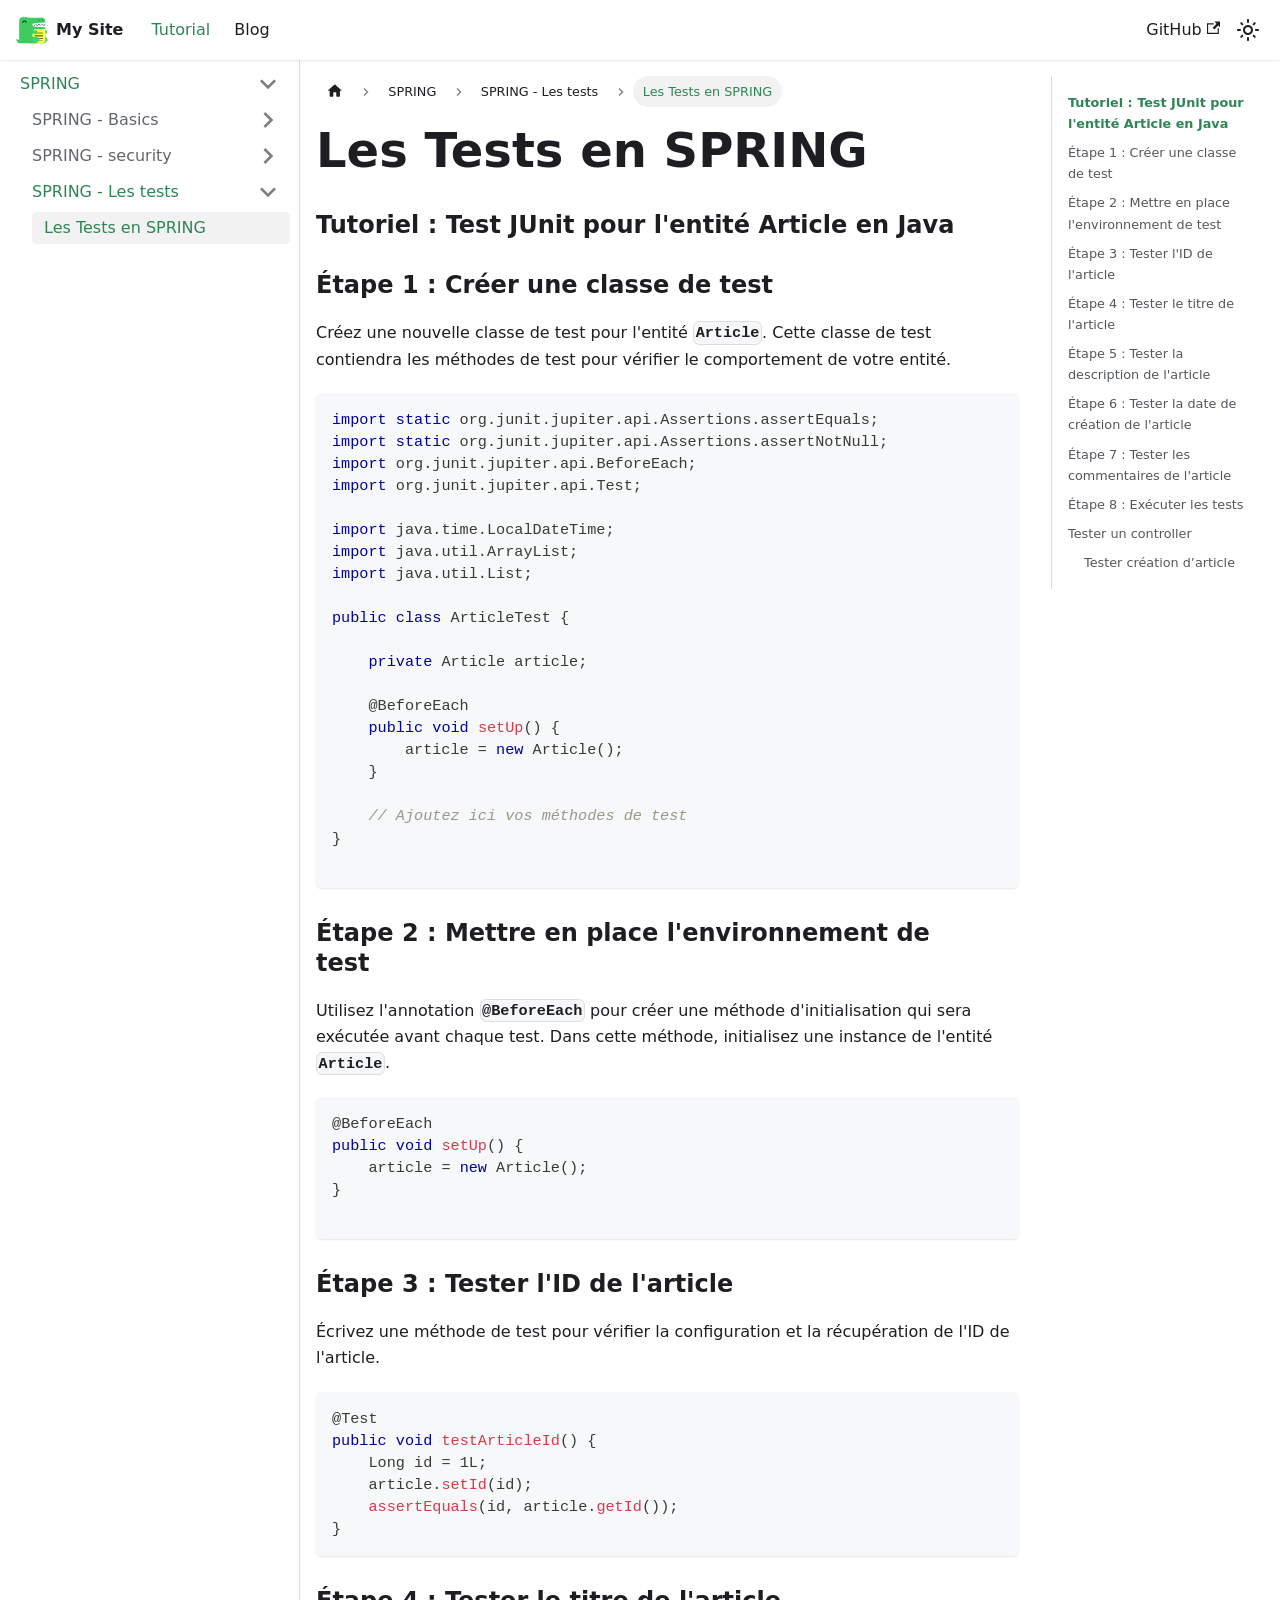
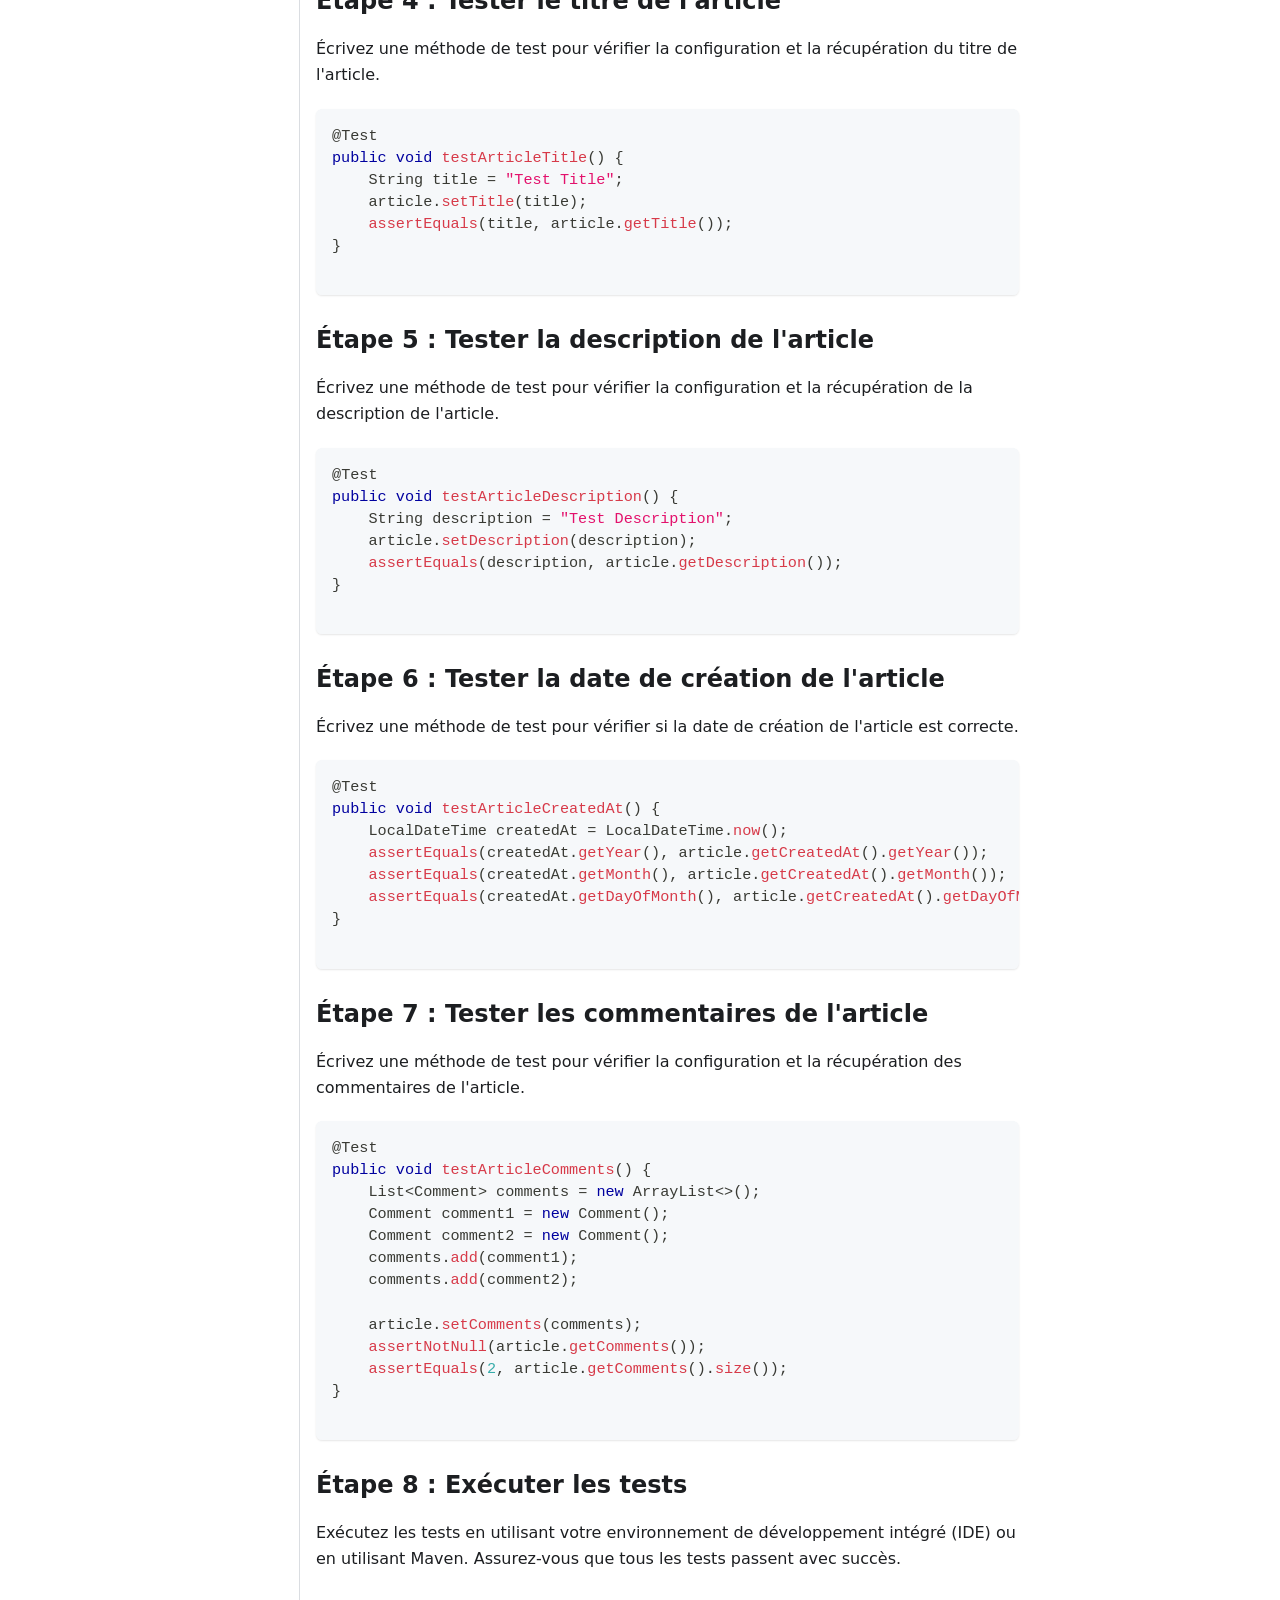
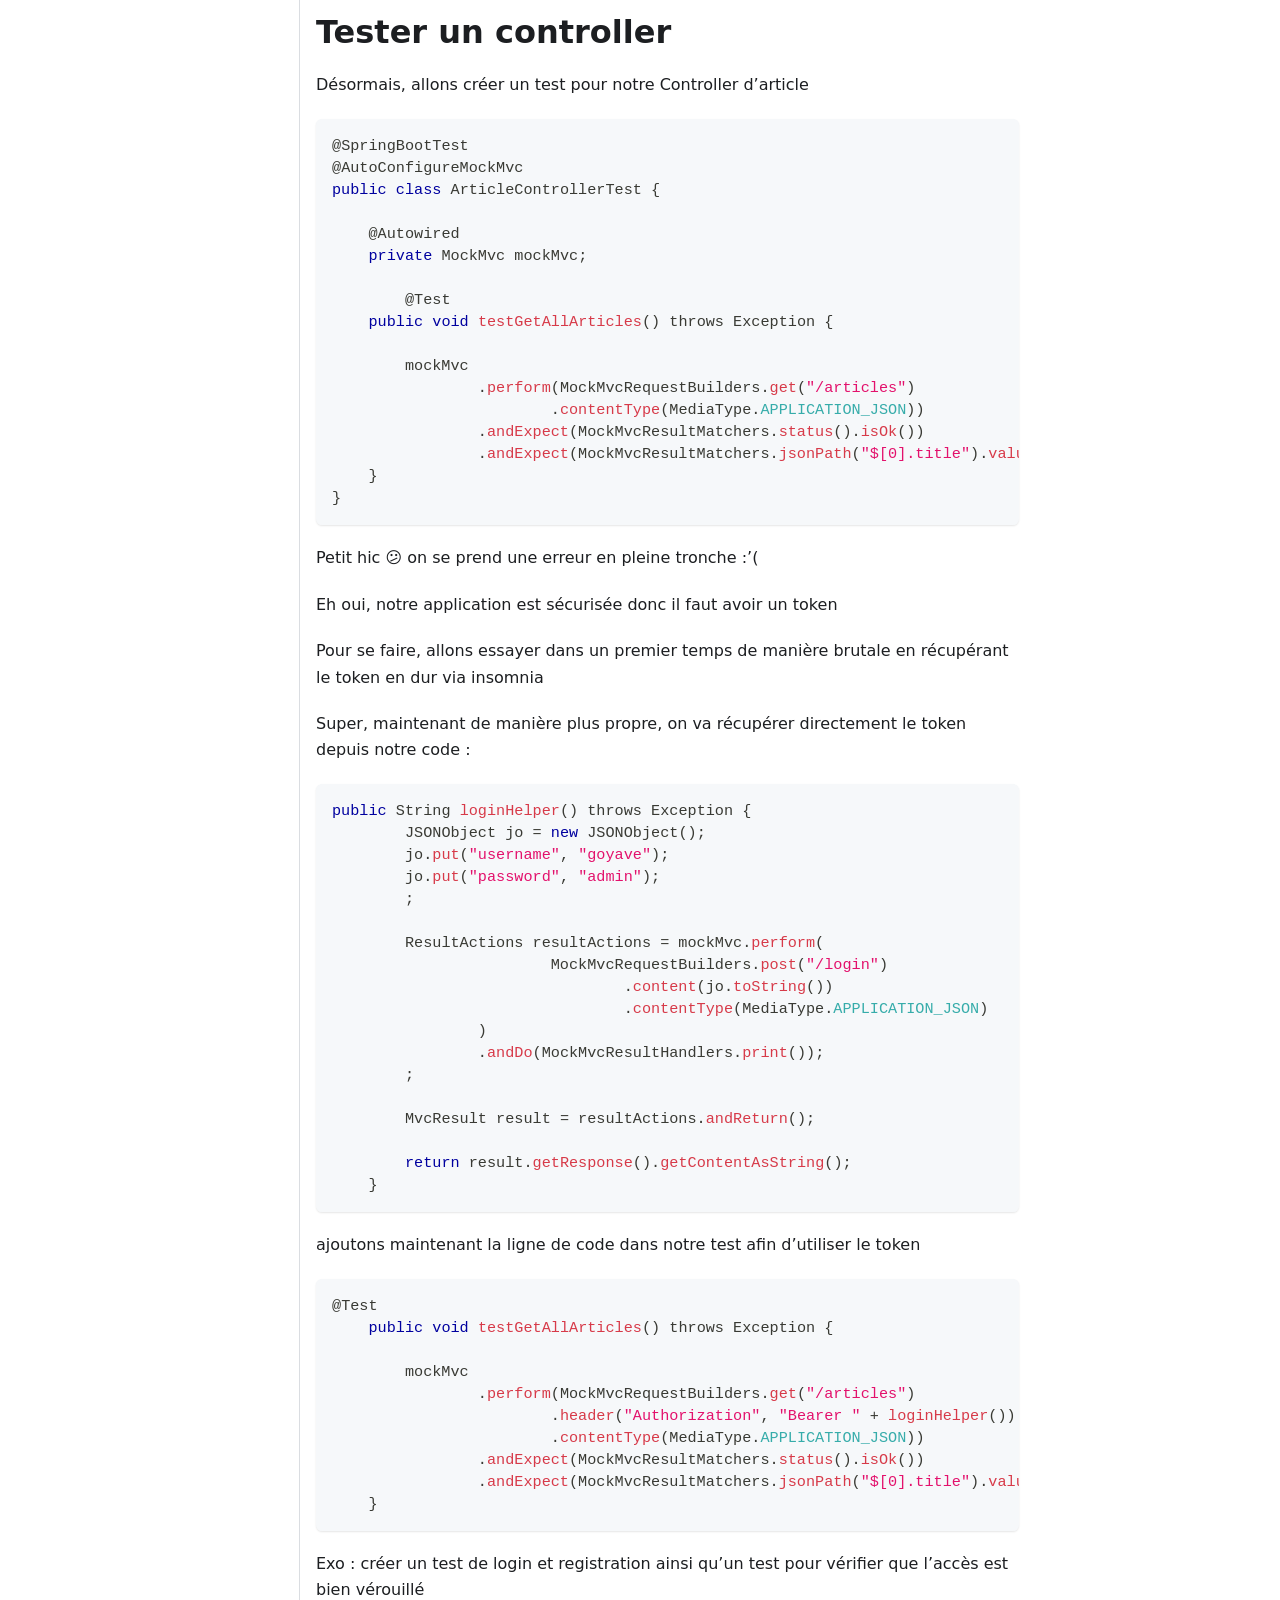
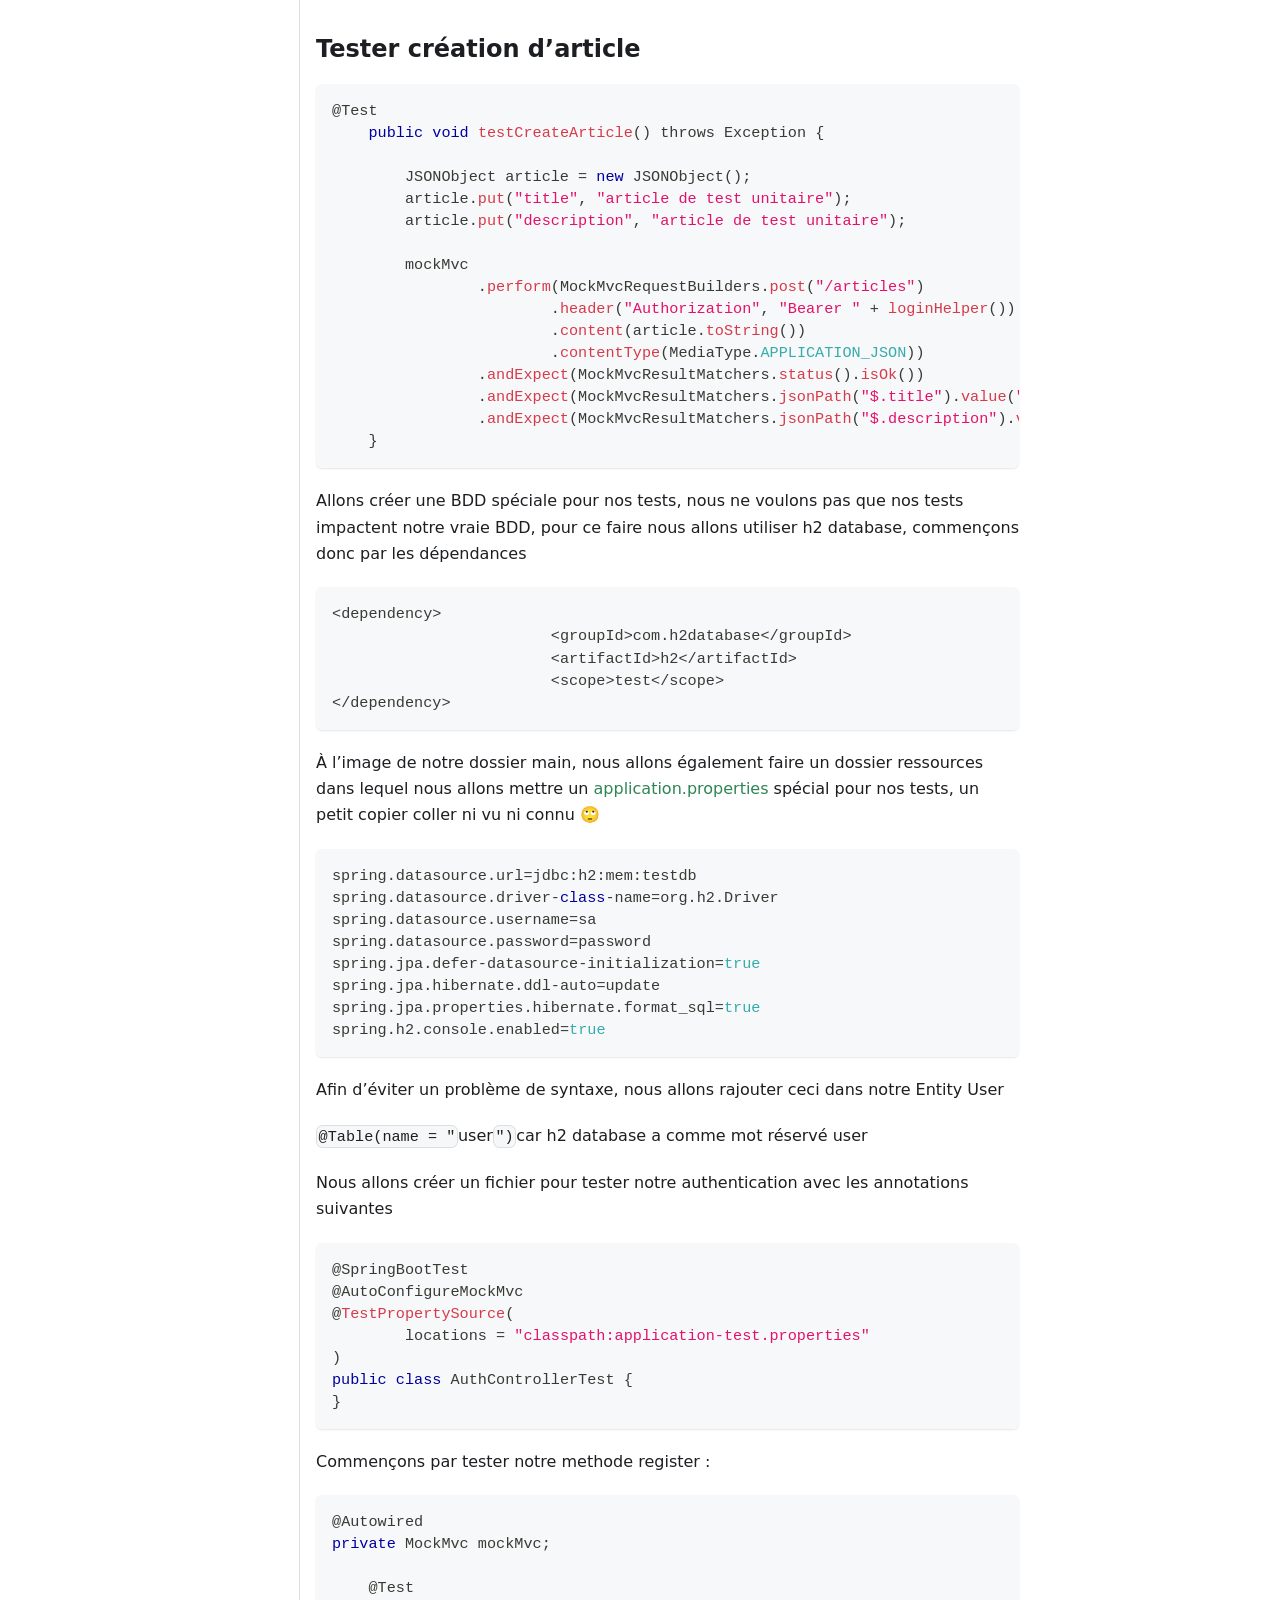
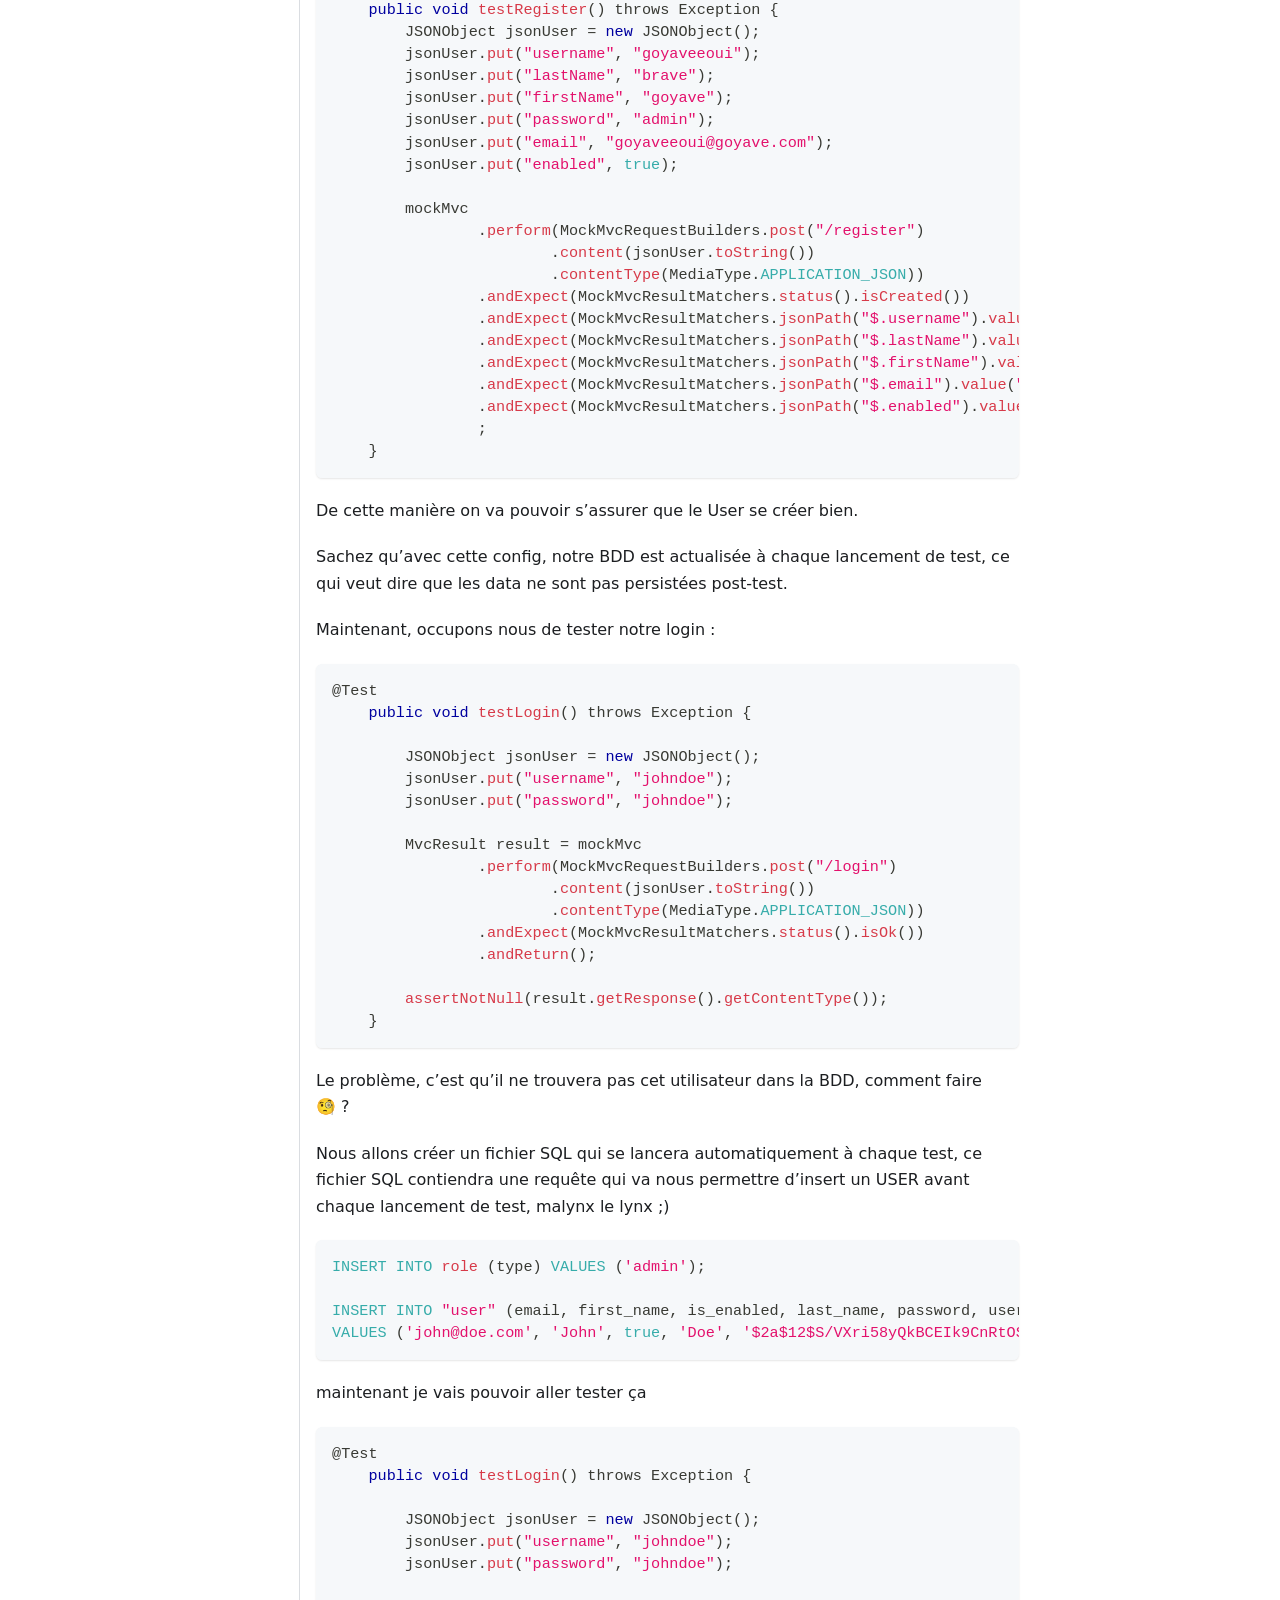
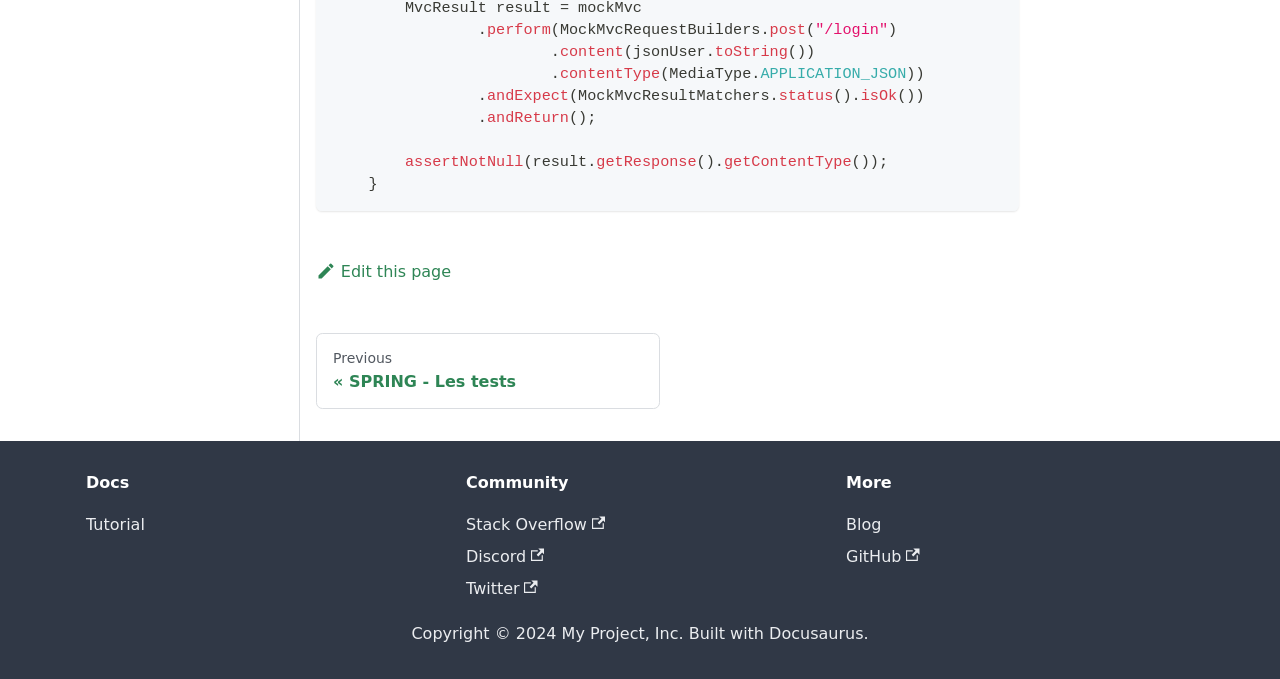
<file: docs/SPRING/spring-test/test-one/index.html>
<!doctype html>
<html lang="en" dir="ltr" class="docs-wrapper plugin-docs plugin-id-default docs-version-current docs-doc-page docs-doc-id-SPRING/spring-test/test-one" data-has-hydrated="false">
<head>
<meta charset="UTF-8">
<meta name="generator" content="Docusaurus v3.0.1">
<title data-rh="true">Les Tests en SPRING | Majid DEV</title><meta data-rh="true" name="viewport" content="width=device-width,initial-scale=1"><meta data-rh="true" name="twitter:card" content="summary_large_image"><meta data-rh="true" property="og:image" content="https://goyavebrave69.github.io/img/docusaurus-social-card.jpg"><meta data-rh="true" name="twitter:image" content="https://goyavebrave69.github.io/img/docusaurus-social-card.jpg"><meta data-rh="true" property="og:url" content="https://goyavebrave69.github.io/docs/SPRING/spring-test/test-one"><meta data-rh="true" property="og:locale" content="en"><meta data-rh="true" name="docusaurus_locale" content="en"><meta data-rh="true" name="docsearch:language" content="en"><meta data-rh="true" name="docusaurus_version" content="current"><meta data-rh="true" name="docusaurus_tag" content="docs-default-current"><meta data-rh="true" name="docsearch:version" content="current"><meta data-rh="true" name="docsearch:docusaurus_tag" content="docs-default-current"><meta data-rh="true" property="og:title" content="Les Tests en SPRING | Majid DEV"><meta data-rh="true" name="description" content="Tutoriel : Test JUnit pour l&#x27;entité Article en Java"><meta data-rh="true" property="og:description" content="Tutoriel : Test JUnit pour l&#x27;entité Article en Java"><link data-rh="true" rel="icon" href="/img/favicon.ico"><link data-rh="true" rel="canonical" href="https://goyavebrave69.github.io/docs/SPRING/spring-test/test-one"><link data-rh="true" rel="alternate" href="https://goyavebrave69.github.io/docs/SPRING/spring-test/test-one" hreflang="en"><link data-rh="true" rel="alternate" href="https://goyavebrave69.github.io/docs/SPRING/spring-test/test-one" hreflang="x-default"><link rel="stylesheet" href="/assets/css/styles.ca6c4509.css">
<script src="/assets/js/runtime~main.c9b54f58.js" defer="defer"></script>
<script src="/assets/js/main.35cfb180.js" defer="defer"></script>
</head>
<body class="navigation-with-keyboard">
<script>!function(){function t(t){document.documentElement.setAttribute("data-theme",t)}var e=function(){try{return new URLSearchParams(window.location.search).get("docusaurus-theme")}catch(t){}}()||function(){try{return localStorage.getItem("theme")}catch(t){}}();t(null!==e?e:"light")}(),function(){try{const c=new URLSearchParams(window.location.search).entries();for(var[t,e]of c)if(t.startsWith("docusaurus-data-")){var a=t.replace("docusaurus-data-","data-");document.documentElement.setAttribute(a,e)}}catch(t){}}()</script><div id="__docusaurus"><div role="region" aria-label="Skip to main content"><a class="skipToContent_fXgn" href="#__docusaurus_skipToContent_fallback">Skip to main content</a></div><nav aria-label="Main" class="navbar navbar--fixed-top"><div class="navbar__inner"><div class="navbar__items"><button aria-label="Toggle navigation bar" aria-expanded="false" class="navbar__toggle clean-btn" type="button"><svg width="30" height="30" viewBox="0 0 30 30" aria-hidden="true"><path stroke="currentColor" stroke-linecap="round" stroke-miterlimit="10" stroke-width="2" d="M4 7h22M4 15h22M4 23h22"></path></svg></button><a class="navbar__brand" href="/"><div class="navbar__logo"><img src="/img/logo.svg" alt="My Site Logo" class="themedComponent_mlkZ themedComponent--light_NVdE"><img src="/img/logo.svg" alt="My Site Logo" class="themedComponent_mlkZ themedComponent--dark_xIcU"></div><b class="navbar__title text--truncate">My Site</b></a><a aria-current="page" class="navbar__item navbar__link navbar__link--active" href="/docs/category/spring---basics">Tutorial</a><a class="navbar__item navbar__link" href="/blog">Blog</a></div><div class="navbar__items navbar__items--right"><a href="https://github.com/facebook/docusaurus" target="_blank" rel="noopener noreferrer" class="navbar__item navbar__link">GitHub<svg width="13.5" height="13.5" aria-hidden="true" viewBox="0 0 24 24" class="iconExternalLink_nPIU"><path fill="currentColor" d="M21 13v10h-21v-19h12v2h-10v15h17v-8h2zm3-12h-10.988l4.035 4-6.977 7.07 2.828 2.828 6.977-7.07 4.125 4.172v-11z"></path></svg></a><div class="toggle_vylO colorModeToggle_DEke"><button class="clean-btn toggleButton_gllP toggleButtonDisabled_aARS" type="button" disabled="" title="Switch between dark and light mode (currently light mode)" aria-label="Switch between dark and light mode (currently light mode)" aria-live="polite"><svg viewBox="0 0 24 24" width="24" height="24" class="lightToggleIcon_pyhR"><path fill="currentColor" d="M12,9c1.65,0,3,1.35,3,3s-1.35,3-3,3s-3-1.35-3-3S10.35,9,12,9 M12,7c-2.76,0-5,2.24-5,5s2.24,5,5,5s5-2.24,5-5 S14.76,7,12,7L12,7z M2,13l2,0c0.55,0,1-0.45,1-1s-0.45-1-1-1l-2,0c-0.55,0-1,0.45-1,1S1.45,13,2,13z M20,13l2,0c0.55,0,1-0.45,1-1 s-0.45-1-1-1l-2,0c-0.55,0-1,0.45-1,1S19.45,13,20,13z M11,2v2c0,0.55,0.45,1,1,1s1-0.45,1-1V2c0-0.55-0.45-1-1-1S11,1.45,11,2z M11,20v2c0,0.55,0.45,1,1,1s1-0.45,1-1v-2c0-0.55-0.45-1-1-1C11.45,19,11,19.45,11,20z M5.99,4.58c-0.39-0.39-1.03-0.39-1.41,0 c-0.39,0.39-0.39,1.03,0,1.41l1.06,1.06c0.39,0.39,1.03,0.39,1.41,0s0.39-1.03,0-1.41L5.99,4.58z M18.36,16.95 c-0.39-0.39-1.03-0.39-1.41,0c-0.39,0.39-0.39,1.03,0,1.41l1.06,1.06c0.39,0.39,1.03,0.39,1.41,0c0.39-0.39,0.39-1.03,0-1.41 L18.36,16.95z M19.42,5.99c0.39-0.39,0.39-1.03,0-1.41c-0.39-0.39-1.03-0.39-1.41,0l-1.06,1.06c-0.39,0.39-0.39,1.03,0,1.41 s1.03,0.39,1.41,0L19.42,5.99z M7.05,18.36c0.39-0.39,0.39-1.03,0-1.41c-0.39-0.39-1.03-0.39-1.41,0l-1.06,1.06 c-0.39,0.39-0.39,1.03,0,1.41s1.03,0.39,1.41,0L7.05,18.36z"></path></svg><svg viewBox="0 0 24 24" width="24" height="24" class="darkToggleIcon_wfgR"><path fill="currentColor" d="M9.37,5.51C9.19,6.15,9.1,6.82,9.1,7.5c0,4.08,3.32,7.4,7.4,7.4c0.68,0,1.35-0.09,1.99-0.27C17.45,17.19,14.93,19,12,19 c-3.86,0-7-3.14-7-7C5,9.07,6.81,6.55,9.37,5.51z M12,3c-4.97,0-9,4.03-9,9s4.03,9,9,9s9-4.03,9-9c0-0.46-0.04-0.92-0.1-1.36 c-0.98,1.37-2.58,2.26-4.4,2.26c-2.98,0-5.4-2.42-5.4-5.4c0-1.81,0.89-3.42,2.26-4.4C12.92,3.04,12.46,3,12,3L12,3z"></path></svg></button></div><div class="navbarSearchContainer_Bca1"></div></div></div><div role="presentation" class="navbar-sidebar__backdrop"></div></nav><div id="__docusaurus_skipToContent_fallback" class="main-wrapper mainWrapper_z2l0"><div class="docsWrapper_hBAB"><button aria-label="Scroll back to top" class="clean-btn theme-back-to-top-button backToTopButton_sjWU" type="button"></button><div class="docRoot_UBD9"><aside class="theme-doc-sidebar-container docSidebarContainer_YfHR"><div class="sidebarViewport_aRkj"><div class="sidebar_njMd"><nav aria-label="Docs sidebar" class="menu thin-scrollbar menu_SIkG"><ul class="theme-doc-sidebar-menu menu__list"><li class="theme-doc-sidebar-item-category theme-doc-sidebar-item-category-level-1 menu__list-item"><div class="menu__list-item-collapsible"><a class="menu__link menu__link--sublist menu__link--sublist-caret menu__link--active" aria-expanded="true" href="/docs/category/spring---basics">SPRING</a></div><ul style="display:block;overflow:visible;height:auto" class="menu__list"><li class="theme-doc-sidebar-item-category theme-doc-sidebar-item-category-level-2 menu__list-item menu__list-item--collapsed"><div class="menu__list-item-collapsible"><a class="menu__link menu__link--sublist" aria-expanded="false" tabindex="0" href="/docs/category/spring---basics">SPRING - Basics</a><button aria-label="Expand sidebar category &#x27;SPRING - Basics&#x27;" type="button" class="clean-btn menu__caret"></button></div></li><li class="theme-doc-sidebar-item-category theme-doc-sidebar-item-category-level-2 menu__list-item menu__list-item--collapsed"><div class="menu__list-item-collapsible"><a class="menu__link menu__link--sublist" aria-expanded="false" tabindex="0" href="/docs/category/spring---security">SPRING - security</a><button aria-label="Expand sidebar category &#x27;SPRING - security&#x27;" type="button" class="clean-btn menu__caret"></button></div></li><li class="theme-doc-sidebar-item-category theme-doc-sidebar-item-category-level-2 menu__list-item"><div class="menu__list-item-collapsible"><a class="menu__link menu__link--sublist menu__link--active" aria-expanded="true" tabindex="0" href="/docs/category/spring---les-tests">SPRING - Les tests</a><button aria-label="Collapse sidebar category &#x27;SPRING - Les tests&#x27;" type="button" class="clean-btn menu__caret"></button></div><ul style="display:block;overflow:visible;height:auto" class="menu__list"><li class="theme-doc-sidebar-item-link theme-doc-sidebar-item-link-level-3 menu__list-item"><a class="menu__link menu__link--active" aria-current="page" tabindex="0" href="/docs/SPRING/spring-test/test-one">Les Tests en SPRING</a></li></ul></li></ul></li></ul></nav></div></div></aside><main class="docMainContainer_TBSr"><div class="container padding-top--md padding-bottom--lg"><div class="row"><div class="col docItemCol_VOVn"><div class="docItemContainer_Djhp"><article><nav class="theme-doc-breadcrumbs breadcrumbsContainer_Z_bl" aria-label="Breadcrumbs"><ul class="breadcrumbs" itemscope="" itemtype="https://schema.org/BreadcrumbList"><li class="breadcrumbs__item"><a aria-label="Home page" class="breadcrumbs__link" href="/"><svg viewBox="0 0 24 24" class="breadcrumbHomeIcon_YNFT"><path d="M10 19v-5h4v5c0 .55.45 1 1 1h3c.55 0 1-.45 1-1v-7h1.7c.46 0 .68-.57.33-.87L12.67 3.6c-.38-.34-.96-.34-1.34 0l-8.36 7.53c-.34.3-.13.87.33.87H5v7c0 .55.45 1 1 1h3c.55 0 1-.45 1-1z" fill="currentColor"></path></svg></a></li><li class="breadcrumbs__item"><span class="breadcrumbs__link">SPRING</span><meta itemprop="position" content="1"></li><li itemscope="" itemprop="itemListElement" itemtype="https://schema.org/ListItem" class="breadcrumbs__item"><a class="breadcrumbs__link" itemprop="item" href="/docs/category/spring---les-tests"><span itemprop="name">SPRING - Les tests</span></a><meta itemprop="position" content="2"></li><li itemscope="" itemprop="itemListElement" itemtype="https://schema.org/ListItem" class="breadcrumbs__item breadcrumbs__item--active"><span class="breadcrumbs__link" itemprop="name">Les Tests en SPRING</span><meta itemprop="position" content="3"></li></ul></nav><div class="tocCollapsible_ETCw theme-doc-toc-mobile tocMobile_ITEo"><button type="button" class="clean-btn tocCollapsibleButton_TO0P">On this page</button></div><div class="theme-doc-markdown markdown"><h1>Les Tests en SPRING</h1>
<h3 class="anchor anchorWithStickyNavbar_LWe7" id="tutoriel--test-junit-pour-lentité-article-en-java"><strong>Tutoriel : Test JUnit pour l&#x27;entité Article en Java</strong><a href="#tutoriel--test-junit-pour-lentité-article-en-java" class="hash-link" aria-label="Direct link to tutoriel--test-junit-pour-lentité-article-en-java" title="Direct link to tutoriel--test-junit-pour-lentité-article-en-java">​</a></h3>
<h3 class="anchor anchorWithStickyNavbar_LWe7" id="étape-1--créer-une-classe-de-test">Étape 1 : Créer une classe de test<a href="#étape-1--créer-une-classe-de-test" class="hash-link" aria-label="Direct link to Étape 1 : Créer une classe de test" title="Direct link to Étape 1 : Créer une classe de test">​</a></h3>
<p>Créez une nouvelle classe de test pour l&#x27;entité <strong><code>Article</code></strong>. Cette classe de test contiendra les méthodes de test pour vérifier le comportement de votre entité.</p>
<div class="language-js codeBlockContainer_Ckt0 theme-code-block" style="--prism-color:#393A34;--prism-background-color:#f6f8fa"><div class="codeBlockContent_biex"><pre tabindex="0" class="prism-code language-js codeBlock_bY9V thin-scrollbar" style="color:#393A34;background-color:#f6f8fa"><code class="codeBlockLines_e6Vv"><span class="token-line" style="color:#393A34"><span class="token keyword module" style="color:#00009f">import</span><span class="token plain"> </span><span class="token keyword" style="color:#00009f">static</span><span class="token plain"> org</span><span class="token punctuation" style="color:#393A34">.</span><span class="token property-access">junit</span><span class="token punctuation" style="color:#393A34">.</span><span class="token property-access">jupiter</span><span class="token punctuation" style="color:#393A34">.</span><span class="token property-access">api</span><span class="token punctuation" style="color:#393A34">.</span><span class="token property-access maybe-class-name">Assertions</span><span class="token punctuation" style="color:#393A34">.</span><span class="token property-access">assertEquals</span><span class="token punctuation" style="color:#393A34">;</span><span class="token plain"></span><br></span><span class="token-line" style="color:#393A34"><span class="token plain"></span><span class="token keyword module" style="color:#00009f">import</span><span class="token plain"> </span><span class="token keyword" style="color:#00009f">static</span><span class="token plain"> org</span><span class="token punctuation" style="color:#393A34">.</span><span class="token property-access">junit</span><span class="token punctuation" style="color:#393A34">.</span><span class="token property-access">jupiter</span><span class="token punctuation" style="color:#393A34">.</span><span class="token property-access">api</span><span class="token punctuation" style="color:#393A34">.</span><span class="token property-access maybe-class-name">Assertions</span><span class="token punctuation" style="color:#393A34">.</span><span class="token property-access">assertNotNull</span><span class="token punctuation" style="color:#393A34">;</span><span class="token plain"></span><br></span><span class="token-line" style="color:#393A34"><span class="token plain"></span><span class="token keyword module" style="color:#00009f">import</span><span class="token plain"> org</span><span class="token punctuation" style="color:#393A34">.</span><span class="token property-access">junit</span><span class="token punctuation" style="color:#393A34">.</span><span class="token property-access">jupiter</span><span class="token punctuation" style="color:#393A34">.</span><span class="token property-access">api</span><span class="token punctuation" style="color:#393A34">.</span><span class="token property-access maybe-class-name">BeforeEach</span><span class="token punctuation" style="color:#393A34">;</span><span class="token plain"></span><br></span><span class="token-line" style="color:#393A34"><span class="token plain"></span><span class="token keyword module" style="color:#00009f">import</span><span class="token plain"> org</span><span class="token punctuation" style="color:#393A34">.</span><span class="token property-access">junit</span><span class="token punctuation" style="color:#393A34">.</span><span class="token property-access">jupiter</span><span class="token punctuation" style="color:#393A34">.</span><span class="token property-access">api</span><span class="token punctuation" style="color:#393A34">.</span><span class="token property-access maybe-class-name">Test</span><span class="token punctuation" style="color:#393A34">;</span><span class="token plain"></span><br></span><span class="token-line" style="color:#393A34"><span class="token plain" style="display:inline-block"></span><br></span><span class="token-line" style="color:#393A34"><span class="token plain"></span><span class="token keyword module" style="color:#00009f">import</span><span class="token plain"> java</span><span class="token punctuation" style="color:#393A34">.</span><span class="token property-access">time</span><span class="token punctuation" style="color:#393A34">.</span><span class="token property-access maybe-class-name">LocalDateTime</span><span class="token punctuation" style="color:#393A34">;</span><span class="token plain"></span><br></span><span class="token-line" style="color:#393A34"><span class="token plain"></span><span class="token keyword module" style="color:#00009f">import</span><span class="token plain"> java</span><span class="token punctuation" style="color:#393A34">.</span><span class="token property-access">util</span><span class="token punctuation" style="color:#393A34">.</span><span class="token property-access maybe-class-name">ArrayList</span><span class="token punctuation" style="color:#393A34">;</span><span class="token plain"></span><br></span><span class="token-line" style="color:#393A34"><span class="token plain"></span><span class="token keyword module" style="color:#00009f">import</span><span class="token plain"> java</span><span class="token punctuation" style="color:#393A34">.</span><span class="token property-access">util</span><span class="token punctuation" style="color:#393A34">.</span><span class="token property-access maybe-class-name">List</span><span class="token punctuation" style="color:#393A34">;</span><span class="token plain"></span><br></span><span class="token-line" style="color:#393A34"><span class="token plain" style="display:inline-block"></span><br></span><span class="token-line" style="color:#393A34"><span class="token plain"></span><span class="token keyword" style="color:#00009f">public</span><span class="token plain"> </span><span class="token keyword" style="color:#00009f">class</span><span class="token plain"> </span><span class="token class-name">ArticleTest</span><span class="token plain"> </span><span class="token punctuation" style="color:#393A34">{</span><span class="token plain"></span><br></span><span class="token-line" style="color:#393A34"><span class="token plain" style="display:inline-block"></span><br></span><span class="token-line" style="color:#393A34"><span class="token plain">    </span><span class="token keyword" style="color:#00009f">private</span><span class="token plain"> </span><span class="token maybe-class-name">Article</span><span class="token plain"> article</span><span class="token punctuation" style="color:#393A34">;</span><span class="token plain"></span><br></span><span class="token-line" style="color:#393A34"><span class="token plain" style="display:inline-block"></span><br></span><span class="token-line" style="color:#393A34"><span class="token plain">    @</span><span class="token maybe-class-name">BeforeEach</span><span class="token plain"></span><br></span><span class="token-line" style="color:#393A34"><span class="token plain">    </span><span class="token keyword" style="color:#00009f">public</span><span class="token plain"> </span><span class="token keyword" style="color:#00009f">void</span><span class="token plain"> </span><span class="token function" style="color:#d73a49">setUp</span><span class="token punctuation" style="color:#393A34">(</span><span class="token punctuation" style="color:#393A34">)</span><span class="token plain"> </span><span class="token punctuation" style="color:#393A34">{</span><span class="token plain"></span><br></span><span class="token-line" style="color:#393A34"><span class="token plain">        article </span><span class="token operator" style="color:#393A34">=</span><span class="token plain"> </span><span class="token keyword" style="color:#00009f">new</span><span class="token plain"> </span><span class="token class-name">Article</span><span class="token punctuation" style="color:#393A34">(</span><span class="token punctuation" style="color:#393A34">)</span><span class="token punctuation" style="color:#393A34">;</span><span class="token plain"></span><br></span><span class="token-line" style="color:#393A34"><span class="token plain">    </span><span class="token punctuation" style="color:#393A34">}</span><span class="token plain"></span><br></span><span class="token-line" style="color:#393A34"><span class="token plain" style="display:inline-block"></span><br></span><span class="token-line" style="color:#393A34"><span class="token plain">    </span><span class="token comment" style="color:#999988;font-style:italic">// Ajoutez ici vos méthodes de test</span><span class="token plain"></span><br></span><span class="token-line" style="color:#393A34"><span class="token plain"></span><span class="token punctuation" style="color:#393A34">}</span><span class="token plain"></span><br></span><span class="token-line" style="color:#393A34"><span class="token plain" style="display:inline-block"></span><br></span></code></pre><div class="buttonGroup__atx"><button type="button" aria-label="Copy code to clipboard" title="Copy" class="clean-btn"><span class="copyButtonIcons_eSgA" aria-hidden="true"><svg viewBox="0 0 24 24" class="copyButtonIcon_y97N"><path fill="currentColor" d="M19,21H8V7H19M19,5H8A2,2 0 0,0 6,7V21A2,2 0 0,0 8,23H19A2,2 0 0,0 21,21V7A2,2 0 0,0 19,5M16,1H4A2,2 0 0,0 2,3V17H4V3H16V1Z"></path></svg><svg viewBox="0 0 24 24" class="copyButtonSuccessIcon_LjdS"><path fill="currentColor" d="M21,7L9,19L3.5,13.5L4.91,12.09L9,16.17L19.59,5.59L21,7Z"></path></svg></span></button></div></div></div>
<h3 class="anchor anchorWithStickyNavbar_LWe7" id="étape-2--mettre-en-place-lenvironnement-de-test">Étape 2 : Mettre en place l&#x27;environnement de test<a href="#étape-2--mettre-en-place-lenvironnement-de-test" class="hash-link" aria-label="Direct link to Étape 2 : Mettre en place l&#x27;environnement de test" title="Direct link to Étape 2 : Mettre en place l&#x27;environnement de test">​</a></h3>
<p>Utilisez l&#x27;annotation <strong><code>@BeforeEach</code></strong> pour créer une méthode d&#x27;initialisation qui sera exécutée avant chaque test. Dans cette méthode, initialisez une instance de l&#x27;entité <strong><code>Article</code></strong>.</p>
<div class="language-js codeBlockContainer_Ckt0 theme-code-block" style="--prism-color:#393A34;--prism-background-color:#f6f8fa"><div class="codeBlockContent_biex"><pre tabindex="0" class="prism-code language-js codeBlock_bY9V thin-scrollbar" style="color:#393A34;background-color:#f6f8fa"><code class="codeBlockLines_e6Vv"><span class="token-line" style="color:#393A34"><span class="token plain">@</span><span class="token maybe-class-name">BeforeEach</span><span class="token plain"></span><br></span><span class="token-line" style="color:#393A34"><span class="token plain"></span><span class="token keyword" style="color:#00009f">public</span><span class="token plain"> </span><span class="token keyword" style="color:#00009f">void</span><span class="token plain"> </span><span class="token function" style="color:#d73a49">setUp</span><span class="token punctuation" style="color:#393A34">(</span><span class="token punctuation" style="color:#393A34">)</span><span class="token plain"> </span><span class="token punctuation" style="color:#393A34">{</span><span class="token plain"></span><br></span><span class="token-line" style="color:#393A34"><span class="token plain">    article </span><span class="token operator" style="color:#393A34">=</span><span class="token plain"> </span><span class="token keyword" style="color:#00009f">new</span><span class="token plain"> </span><span class="token class-name">Article</span><span class="token punctuation" style="color:#393A34">(</span><span class="token punctuation" style="color:#393A34">)</span><span class="token punctuation" style="color:#393A34">;</span><span class="token plain"></span><br></span><span class="token-line" style="color:#393A34"><span class="token plain"></span><span class="token punctuation" style="color:#393A34">}</span><span class="token plain"></span><br></span><span class="token-line" style="color:#393A34"><span class="token plain" style="display:inline-block"></span><br></span></code></pre><div class="buttonGroup__atx"><button type="button" aria-label="Copy code to clipboard" title="Copy" class="clean-btn"><span class="copyButtonIcons_eSgA" aria-hidden="true"><svg viewBox="0 0 24 24" class="copyButtonIcon_y97N"><path fill="currentColor" d="M19,21H8V7H19M19,5H8A2,2 0 0,0 6,7V21A2,2 0 0,0 8,23H19A2,2 0 0,0 21,21V7A2,2 0 0,0 19,5M16,1H4A2,2 0 0,0 2,3V17H4V3H16V1Z"></path></svg><svg viewBox="0 0 24 24" class="copyButtonSuccessIcon_LjdS"><path fill="currentColor" d="M21,7L9,19L3.5,13.5L4.91,12.09L9,16.17L19.59,5.59L21,7Z"></path></svg></span></button></div></div></div>
<h3 class="anchor anchorWithStickyNavbar_LWe7" id="étape-3--tester-lid-de-larticle">Étape 3 : Tester l&#x27;ID de l&#x27;article<a href="#étape-3--tester-lid-de-larticle" class="hash-link" aria-label="Direct link to Étape 3 : Tester l&#x27;ID de l&#x27;article" title="Direct link to Étape 3 : Tester l&#x27;ID de l&#x27;article">​</a></h3>
<p>Écrivez une méthode de test pour vérifier la configuration et la récupération de l&#x27;ID de l&#x27;article.</p>
<div class="language-js codeBlockContainer_Ckt0 theme-code-block" style="--prism-color:#393A34;--prism-background-color:#f6f8fa"><div class="codeBlockContent_biex"><pre tabindex="0" class="prism-code language-js codeBlock_bY9V thin-scrollbar" style="color:#393A34;background-color:#f6f8fa"><code class="codeBlockLines_e6Vv"><span class="token-line" style="color:#393A34"><span class="token plain">@</span><span class="token maybe-class-name">Test</span><span class="token plain"></span><br></span><span class="token-line" style="color:#393A34"><span class="token plain"></span><span class="token keyword" style="color:#00009f">public</span><span class="token plain"> </span><span class="token keyword" style="color:#00009f">void</span><span class="token plain"> </span><span class="token function" style="color:#d73a49">testArticleId</span><span class="token punctuation" style="color:#393A34">(</span><span class="token punctuation" style="color:#393A34">)</span><span class="token plain"> </span><span class="token punctuation" style="color:#393A34">{</span><span class="token plain"></span><br></span><span class="token-line" style="color:#393A34"><span class="token plain">    </span><span class="token maybe-class-name">Long</span><span class="token plain"> id </span><span class="token operator" style="color:#393A34">=</span><span class="token plain"> 1L</span><span class="token punctuation" style="color:#393A34">;</span><span class="token plain"></span><br></span><span class="token-line" style="color:#393A34"><span class="token plain">    article</span><span class="token punctuation" style="color:#393A34">.</span><span class="token method function property-access" style="color:#d73a49">setId</span><span class="token punctuation" style="color:#393A34">(</span><span class="token plain">id</span><span class="token punctuation" style="color:#393A34">)</span><span class="token punctuation" style="color:#393A34">;</span><span class="token plain"></span><br></span><span class="token-line" style="color:#393A34"><span class="token plain">    </span><span class="token function" style="color:#d73a49">assertEquals</span><span class="token punctuation" style="color:#393A34">(</span><span class="token plain">id</span><span class="token punctuation" style="color:#393A34">,</span><span class="token plain"> article</span><span class="token punctuation" style="color:#393A34">.</span><span class="token method function property-access" style="color:#d73a49">getId</span><span class="token punctuation" style="color:#393A34">(</span><span class="token punctuation" style="color:#393A34">)</span><span class="token punctuation" style="color:#393A34">)</span><span class="token punctuation" style="color:#393A34">;</span><span class="token plain"></span><br></span><span class="token-line" style="color:#393A34"><span class="token plain"></span><span class="token punctuation" style="color:#393A34">}</span><br></span></code></pre><div class="buttonGroup__atx"><button type="button" aria-label="Copy code to clipboard" title="Copy" class="clean-btn"><span class="copyButtonIcons_eSgA" aria-hidden="true"><svg viewBox="0 0 24 24" class="copyButtonIcon_y97N"><path fill="currentColor" d="M19,21H8V7H19M19,5H8A2,2 0 0,0 6,7V21A2,2 0 0,0 8,23H19A2,2 0 0,0 21,21V7A2,2 0 0,0 19,5M16,1H4A2,2 0 0,0 2,3V17H4V3H16V1Z"></path></svg><svg viewBox="0 0 24 24" class="copyButtonSuccessIcon_LjdS"><path fill="currentColor" d="M21,7L9,19L3.5,13.5L4.91,12.09L9,16.17L19.59,5.59L21,7Z"></path></svg></span></button></div></div></div>
<h3 class="anchor anchorWithStickyNavbar_LWe7" id="étape-4--tester-le-titre-de-larticle">Étape 4 : Tester le titre de l&#x27;article<a href="#étape-4--tester-le-titre-de-larticle" class="hash-link" aria-label="Direct link to Étape 4 : Tester le titre de l&#x27;article" title="Direct link to Étape 4 : Tester le titre de l&#x27;article">​</a></h3>
<p>Écrivez une méthode de test pour vérifier la configuration et la récupération du titre de l&#x27;article.</p>
<div class="language-js codeBlockContainer_Ckt0 theme-code-block" style="--prism-color:#393A34;--prism-background-color:#f6f8fa"><div class="codeBlockContent_biex"><pre tabindex="0" class="prism-code language-js codeBlock_bY9V thin-scrollbar" style="color:#393A34;background-color:#f6f8fa"><code class="codeBlockLines_e6Vv"><span class="token-line" style="color:#393A34"><span class="token plain">@</span><span class="token maybe-class-name">Test</span><span class="token plain"></span><br></span><span class="token-line" style="color:#393A34"><span class="token plain"></span><span class="token keyword" style="color:#00009f">public</span><span class="token plain"> </span><span class="token keyword" style="color:#00009f">void</span><span class="token plain"> </span><span class="token function" style="color:#d73a49">testArticleTitle</span><span class="token punctuation" style="color:#393A34">(</span><span class="token punctuation" style="color:#393A34">)</span><span class="token plain"> </span><span class="token punctuation" style="color:#393A34">{</span><span class="token plain"></span><br></span><span class="token-line" style="color:#393A34"><span class="token plain">    </span><span class="token known-class-name class-name">String</span><span class="token plain"> title </span><span class="token operator" style="color:#393A34">=</span><span class="token plain"> </span><span class="token string" style="color:#e3116c">&quot;Test Title&quot;</span><span class="token punctuation" style="color:#393A34">;</span><span class="token plain"></span><br></span><span class="token-line" style="color:#393A34"><span class="token plain">    article</span><span class="token punctuation" style="color:#393A34">.</span><span class="token method function property-access" style="color:#d73a49">setTitle</span><span class="token punctuation" style="color:#393A34">(</span><span class="token plain">title</span><span class="token punctuation" style="color:#393A34">)</span><span class="token punctuation" style="color:#393A34">;</span><span class="token plain"></span><br></span><span class="token-line" style="color:#393A34"><span class="token plain">    </span><span class="token function" style="color:#d73a49">assertEquals</span><span class="token punctuation" style="color:#393A34">(</span><span class="token plain">title</span><span class="token punctuation" style="color:#393A34">,</span><span class="token plain"> article</span><span class="token punctuation" style="color:#393A34">.</span><span class="token method function property-access" style="color:#d73a49">getTitle</span><span class="token punctuation" style="color:#393A34">(</span><span class="token punctuation" style="color:#393A34">)</span><span class="token punctuation" style="color:#393A34">)</span><span class="token punctuation" style="color:#393A34">;</span><span class="token plain"></span><br></span><span class="token-line" style="color:#393A34"><span class="token plain"></span><span class="token punctuation" style="color:#393A34">}</span><span class="token plain"></span><br></span><span class="token-line" style="color:#393A34"><span class="token plain" style="display:inline-block"></span><br></span></code></pre><div class="buttonGroup__atx"><button type="button" aria-label="Copy code to clipboard" title="Copy" class="clean-btn"><span class="copyButtonIcons_eSgA" aria-hidden="true"><svg viewBox="0 0 24 24" class="copyButtonIcon_y97N"><path fill="currentColor" d="M19,21H8V7H19M19,5H8A2,2 0 0,0 6,7V21A2,2 0 0,0 8,23H19A2,2 0 0,0 21,21V7A2,2 0 0,0 19,5M16,1H4A2,2 0 0,0 2,3V17H4V3H16V1Z"></path></svg><svg viewBox="0 0 24 24" class="copyButtonSuccessIcon_LjdS"><path fill="currentColor" d="M21,7L9,19L3.5,13.5L4.91,12.09L9,16.17L19.59,5.59L21,7Z"></path></svg></span></button></div></div></div>
<h3 class="anchor anchorWithStickyNavbar_LWe7" id="étape-5--tester-la-description-de-larticle">Étape 5 : Tester la description de l&#x27;article<a href="#étape-5--tester-la-description-de-larticle" class="hash-link" aria-label="Direct link to Étape 5 : Tester la description de l&#x27;article" title="Direct link to Étape 5 : Tester la description de l&#x27;article">​</a></h3>
<p>Écrivez une méthode de test pour vérifier la configuration et la récupération de la description de l&#x27;article.</p>
<div class="language-js codeBlockContainer_Ckt0 theme-code-block" style="--prism-color:#393A34;--prism-background-color:#f6f8fa"><div class="codeBlockContent_biex"><pre tabindex="0" class="prism-code language-js codeBlock_bY9V thin-scrollbar" style="color:#393A34;background-color:#f6f8fa"><code class="codeBlockLines_e6Vv"><span class="token-line" style="color:#393A34"><span class="token plain">@</span><span class="token maybe-class-name">Test</span><span class="token plain"></span><br></span><span class="token-line" style="color:#393A34"><span class="token plain"></span><span class="token keyword" style="color:#00009f">public</span><span class="token plain"> </span><span class="token keyword" style="color:#00009f">void</span><span class="token plain"> </span><span class="token function" style="color:#d73a49">testArticleDescription</span><span class="token punctuation" style="color:#393A34">(</span><span class="token punctuation" style="color:#393A34">)</span><span class="token plain"> </span><span class="token punctuation" style="color:#393A34">{</span><span class="token plain"></span><br></span><span class="token-line" style="color:#393A34"><span class="token plain">    </span><span class="token known-class-name class-name">String</span><span class="token plain"> description </span><span class="token operator" style="color:#393A34">=</span><span class="token plain"> </span><span class="token string" style="color:#e3116c">&quot;Test Description&quot;</span><span class="token punctuation" style="color:#393A34">;</span><span class="token plain"></span><br></span><span class="token-line" style="color:#393A34"><span class="token plain">    article</span><span class="token punctuation" style="color:#393A34">.</span><span class="token method function property-access" style="color:#d73a49">setDescription</span><span class="token punctuation" style="color:#393A34">(</span><span class="token plain">description</span><span class="token punctuation" style="color:#393A34">)</span><span class="token punctuation" style="color:#393A34">;</span><span class="token plain"></span><br></span><span class="token-line" style="color:#393A34"><span class="token plain">    </span><span class="token function" style="color:#d73a49">assertEquals</span><span class="token punctuation" style="color:#393A34">(</span><span class="token plain">description</span><span class="token punctuation" style="color:#393A34">,</span><span class="token plain"> article</span><span class="token punctuation" style="color:#393A34">.</span><span class="token method function property-access" style="color:#d73a49">getDescription</span><span class="token punctuation" style="color:#393A34">(</span><span class="token punctuation" style="color:#393A34">)</span><span class="token punctuation" style="color:#393A34">)</span><span class="token punctuation" style="color:#393A34">;</span><span class="token plain"></span><br></span><span class="token-line" style="color:#393A34"><span class="token plain"></span><span class="token punctuation" style="color:#393A34">}</span><span class="token plain"></span><br></span><span class="token-line" style="color:#393A34"><span class="token plain" style="display:inline-block"></span><br></span></code></pre><div class="buttonGroup__atx"><button type="button" aria-label="Copy code to clipboard" title="Copy" class="clean-btn"><span class="copyButtonIcons_eSgA" aria-hidden="true"><svg viewBox="0 0 24 24" class="copyButtonIcon_y97N"><path fill="currentColor" d="M19,21H8V7H19M19,5H8A2,2 0 0,0 6,7V21A2,2 0 0,0 8,23H19A2,2 0 0,0 21,21V7A2,2 0 0,0 19,5M16,1H4A2,2 0 0,0 2,3V17H4V3H16V1Z"></path></svg><svg viewBox="0 0 24 24" class="copyButtonSuccessIcon_LjdS"><path fill="currentColor" d="M21,7L9,19L3.5,13.5L4.91,12.09L9,16.17L19.59,5.59L21,7Z"></path></svg></span></button></div></div></div>
<h3 class="anchor anchorWithStickyNavbar_LWe7" id="étape-6--tester-la-date-de-création-de-larticle">Étape 6 : Tester la date de création de l&#x27;article<a href="#étape-6--tester-la-date-de-création-de-larticle" class="hash-link" aria-label="Direct link to Étape 6 : Tester la date de création de l&#x27;article" title="Direct link to Étape 6 : Tester la date de création de l&#x27;article">​</a></h3>
<p>Écrivez une méthode de test pour vérifier si la date de création de l&#x27;article est correcte.</p>
<div class="language-js codeBlockContainer_Ckt0 theme-code-block" style="--prism-color:#393A34;--prism-background-color:#f6f8fa"><div class="codeBlockContent_biex"><pre tabindex="0" class="prism-code language-js codeBlock_bY9V thin-scrollbar" style="color:#393A34;background-color:#f6f8fa"><code class="codeBlockLines_e6Vv"><span class="token-line" style="color:#393A34"><span class="token plain">@</span><span class="token maybe-class-name">Test</span><span class="token plain"></span><br></span><span class="token-line" style="color:#393A34"><span class="token plain"></span><span class="token keyword" style="color:#00009f">public</span><span class="token plain"> </span><span class="token keyword" style="color:#00009f">void</span><span class="token plain"> </span><span class="token function" style="color:#d73a49">testArticleCreatedAt</span><span class="token punctuation" style="color:#393A34">(</span><span class="token punctuation" style="color:#393A34">)</span><span class="token plain"> </span><span class="token punctuation" style="color:#393A34">{</span><span class="token plain"></span><br></span><span class="token-line" style="color:#393A34"><span class="token plain">    </span><span class="token maybe-class-name">LocalDateTime</span><span class="token plain"> createdAt </span><span class="token operator" style="color:#393A34">=</span><span class="token plain"> </span><span class="token maybe-class-name">LocalDateTime</span><span class="token punctuation" style="color:#393A34">.</span><span class="token method function property-access" style="color:#d73a49">now</span><span class="token punctuation" style="color:#393A34">(</span><span class="token punctuation" style="color:#393A34">)</span><span class="token punctuation" style="color:#393A34">;</span><span class="token plain"></span><br></span><span class="token-line" style="color:#393A34"><span class="token plain">    </span><span class="token function" style="color:#d73a49">assertEquals</span><span class="token punctuation" style="color:#393A34">(</span><span class="token plain">createdAt</span><span class="token punctuation" style="color:#393A34">.</span><span class="token method function property-access" style="color:#d73a49">getYear</span><span class="token punctuation" style="color:#393A34">(</span><span class="token punctuation" style="color:#393A34">)</span><span class="token punctuation" style="color:#393A34">,</span><span class="token plain"> article</span><span class="token punctuation" style="color:#393A34">.</span><span class="token method function property-access" style="color:#d73a49">getCreatedAt</span><span class="token punctuation" style="color:#393A34">(</span><span class="token punctuation" style="color:#393A34">)</span><span class="token punctuation" style="color:#393A34">.</span><span class="token method function property-access" style="color:#d73a49">getYear</span><span class="token punctuation" style="color:#393A34">(</span><span class="token punctuation" style="color:#393A34">)</span><span class="token punctuation" style="color:#393A34">)</span><span class="token punctuation" style="color:#393A34">;</span><span class="token plain"></span><br></span><span class="token-line" style="color:#393A34"><span class="token plain">    </span><span class="token function" style="color:#d73a49">assertEquals</span><span class="token punctuation" style="color:#393A34">(</span><span class="token plain">createdAt</span><span class="token punctuation" style="color:#393A34">.</span><span class="token method function property-access" style="color:#d73a49">getMonth</span><span class="token punctuation" style="color:#393A34">(</span><span class="token punctuation" style="color:#393A34">)</span><span class="token punctuation" style="color:#393A34">,</span><span class="token plain"> article</span><span class="token punctuation" style="color:#393A34">.</span><span class="token method function property-access" style="color:#d73a49">getCreatedAt</span><span class="token punctuation" style="color:#393A34">(</span><span class="token punctuation" style="color:#393A34">)</span><span class="token punctuation" style="color:#393A34">.</span><span class="token method function property-access" style="color:#d73a49">getMonth</span><span class="token punctuation" style="color:#393A34">(</span><span class="token punctuation" style="color:#393A34">)</span><span class="token punctuation" style="color:#393A34">)</span><span class="token punctuation" style="color:#393A34">;</span><span class="token plain"></span><br></span><span class="token-line" style="color:#393A34"><span class="token plain">    </span><span class="token function" style="color:#d73a49">assertEquals</span><span class="token punctuation" style="color:#393A34">(</span><span class="token plain">createdAt</span><span class="token punctuation" style="color:#393A34">.</span><span class="token method function property-access" style="color:#d73a49">getDayOfMonth</span><span class="token punctuation" style="color:#393A34">(</span><span class="token punctuation" style="color:#393A34">)</span><span class="token punctuation" style="color:#393A34">,</span><span class="token plain"> article</span><span class="token punctuation" style="color:#393A34">.</span><span class="token method function property-access" style="color:#d73a49">getCreatedAt</span><span class="token punctuation" style="color:#393A34">(</span><span class="token punctuation" style="color:#393A34">)</span><span class="token punctuation" style="color:#393A34">.</span><span class="token method function property-access" style="color:#d73a49">getDayOfMonth</span><span class="token punctuation" style="color:#393A34">(</span><span class="token punctuation" style="color:#393A34">)</span><span class="token punctuation" style="color:#393A34">)</span><span class="token punctuation" style="color:#393A34">;</span><span class="token plain"></span><br></span><span class="token-line" style="color:#393A34"><span class="token plain"></span><span class="token punctuation" style="color:#393A34">}</span><span class="token plain"></span><br></span><span class="token-line" style="color:#393A34"><span class="token plain" style="display:inline-block"></span><br></span></code></pre><div class="buttonGroup__atx"><button type="button" aria-label="Copy code to clipboard" title="Copy" class="clean-btn"><span class="copyButtonIcons_eSgA" aria-hidden="true"><svg viewBox="0 0 24 24" class="copyButtonIcon_y97N"><path fill="currentColor" d="M19,21H8V7H19M19,5H8A2,2 0 0,0 6,7V21A2,2 0 0,0 8,23H19A2,2 0 0,0 21,21V7A2,2 0 0,0 19,5M16,1H4A2,2 0 0,0 2,3V17H4V3H16V1Z"></path></svg><svg viewBox="0 0 24 24" class="copyButtonSuccessIcon_LjdS"><path fill="currentColor" d="M21,7L9,19L3.5,13.5L4.91,12.09L9,16.17L19.59,5.59L21,7Z"></path></svg></span></button></div></div></div>
<h3 class="anchor anchorWithStickyNavbar_LWe7" id="étape-7--tester-les-commentaires-de-larticle">Étape 7 : Tester les commentaires de l&#x27;article<a href="#étape-7--tester-les-commentaires-de-larticle" class="hash-link" aria-label="Direct link to Étape 7 : Tester les commentaires de l&#x27;article" title="Direct link to Étape 7 : Tester les commentaires de l&#x27;article">​</a></h3>
<p>Écrivez une méthode de test pour vérifier la configuration et la récupération des commentaires de l&#x27;article.</p>
<div class="language-js codeBlockContainer_Ckt0 theme-code-block" style="--prism-color:#393A34;--prism-background-color:#f6f8fa"><div class="codeBlockContent_biex"><pre tabindex="0" class="prism-code language-js codeBlock_bY9V thin-scrollbar" style="color:#393A34;background-color:#f6f8fa"><code class="codeBlockLines_e6Vv"><span class="token-line" style="color:#393A34"><span class="token plain">@</span><span class="token maybe-class-name">Test</span><span class="token plain"></span><br></span><span class="token-line" style="color:#393A34"><span class="token plain"></span><span class="token keyword" style="color:#00009f">public</span><span class="token plain"> </span><span class="token keyword" style="color:#00009f">void</span><span class="token plain"> </span><span class="token function" style="color:#d73a49">testArticleComments</span><span class="token punctuation" style="color:#393A34">(</span><span class="token punctuation" style="color:#393A34">)</span><span class="token plain"> </span><span class="token punctuation" style="color:#393A34">{</span><span class="token plain"></span><br></span><span class="token-line" style="color:#393A34"><span class="token plain">    </span><span class="token maybe-class-name">List</span><span class="token operator" style="color:#393A34">&lt;</span><span class="token maybe-class-name">Comment</span><span class="token operator" style="color:#393A34">&gt;</span><span class="token plain"> comments </span><span class="token operator" style="color:#393A34">=</span><span class="token plain"> </span><span class="token keyword" style="color:#00009f">new</span><span class="token plain"> </span><span class="token class-name">ArrayList</span><span class="token operator" style="color:#393A34">&lt;</span><span class="token operator" style="color:#393A34">&gt;</span><span class="token punctuation" style="color:#393A34">(</span><span class="token punctuation" style="color:#393A34">)</span><span class="token punctuation" style="color:#393A34">;</span><span class="token plain"></span><br></span><span class="token-line" style="color:#393A34"><span class="token plain">    </span><span class="token maybe-class-name">Comment</span><span class="token plain"> comment1 </span><span class="token operator" style="color:#393A34">=</span><span class="token plain"> </span><span class="token keyword" style="color:#00009f">new</span><span class="token plain"> </span><span class="token class-name">Comment</span><span class="token punctuation" style="color:#393A34">(</span><span class="token punctuation" style="color:#393A34">)</span><span class="token punctuation" style="color:#393A34">;</span><span class="token plain"></span><br></span><span class="token-line" style="color:#393A34"><span class="token plain">    </span><span class="token maybe-class-name">Comment</span><span class="token plain"> comment2 </span><span class="token operator" style="color:#393A34">=</span><span class="token plain"> </span><span class="token keyword" style="color:#00009f">new</span><span class="token plain"> </span><span class="token class-name">Comment</span><span class="token punctuation" style="color:#393A34">(</span><span class="token punctuation" style="color:#393A34">)</span><span class="token punctuation" style="color:#393A34">;</span><span class="token plain"></span><br></span><span class="token-line" style="color:#393A34"><span class="token plain">    comments</span><span class="token punctuation" style="color:#393A34">.</span><span class="token method function property-access" style="color:#d73a49">add</span><span class="token punctuation" style="color:#393A34">(</span><span class="token plain">comment1</span><span class="token punctuation" style="color:#393A34">)</span><span class="token punctuation" style="color:#393A34">;</span><span class="token plain"></span><br></span><span class="token-line" style="color:#393A34"><span class="token plain">    comments</span><span class="token punctuation" style="color:#393A34">.</span><span class="token method function property-access" style="color:#d73a49">add</span><span class="token punctuation" style="color:#393A34">(</span><span class="token plain">comment2</span><span class="token punctuation" style="color:#393A34">)</span><span class="token punctuation" style="color:#393A34">;</span><span class="token plain"></span><br></span><span class="token-line" style="color:#393A34"><span class="token plain" style="display:inline-block"></span><br></span><span class="token-line" style="color:#393A34"><span class="token plain">    article</span><span class="token punctuation" style="color:#393A34">.</span><span class="token method function property-access" style="color:#d73a49">setComments</span><span class="token punctuation" style="color:#393A34">(</span><span class="token plain">comments</span><span class="token punctuation" style="color:#393A34">)</span><span class="token punctuation" style="color:#393A34">;</span><span class="token plain"></span><br></span><span class="token-line" style="color:#393A34"><span class="token plain">    </span><span class="token function" style="color:#d73a49">assertNotNull</span><span class="token punctuation" style="color:#393A34">(</span><span class="token plain">article</span><span class="token punctuation" style="color:#393A34">.</span><span class="token method function property-access" style="color:#d73a49">getComments</span><span class="token punctuation" style="color:#393A34">(</span><span class="token punctuation" style="color:#393A34">)</span><span class="token punctuation" style="color:#393A34">)</span><span class="token punctuation" style="color:#393A34">;</span><span class="token plain"></span><br></span><span class="token-line" style="color:#393A34"><span class="token plain">    </span><span class="token function" style="color:#d73a49">assertEquals</span><span class="token punctuation" style="color:#393A34">(</span><span class="token number" style="color:#36acaa">2</span><span class="token punctuation" style="color:#393A34">,</span><span class="token plain"> article</span><span class="token punctuation" style="color:#393A34">.</span><span class="token method function property-access" style="color:#d73a49">getComments</span><span class="token punctuation" style="color:#393A34">(</span><span class="token punctuation" style="color:#393A34">)</span><span class="token punctuation" style="color:#393A34">.</span><span class="token method function property-access" style="color:#d73a49">size</span><span class="token punctuation" style="color:#393A34">(</span><span class="token punctuation" style="color:#393A34">)</span><span class="token punctuation" style="color:#393A34">)</span><span class="token punctuation" style="color:#393A34">;</span><span class="token plain"></span><br></span><span class="token-line" style="color:#393A34"><span class="token plain"></span><span class="token punctuation" style="color:#393A34">}</span><span class="token plain"></span><br></span><span class="token-line" style="color:#393A34"><span class="token plain" style="display:inline-block"></span><br></span></code></pre><div class="buttonGroup__atx"><button type="button" aria-label="Copy code to clipboard" title="Copy" class="clean-btn"><span class="copyButtonIcons_eSgA" aria-hidden="true"><svg viewBox="0 0 24 24" class="copyButtonIcon_y97N"><path fill="currentColor" d="M19,21H8V7H19M19,5H8A2,2 0 0,0 6,7V21A2,2 0 0,0 8,23H19A2,2 0 0,0 21,21V7A2,2 0 0,0 19,5M16,1H4A2,2 0 0,0 2,3V17H4V3H16V1Z"></path></svg><svg viewBox="0 0 24 24" class="copyButtonSuccessIcon_LjdS"><path fill="currentColor" d="M21,7L9,19L3.5,13.5L4.91,12.09L9,16.17L19.59,5.59L21,7Z"></path></svg></span></button></div></div></div>
<h3 class="anchor anchorWithStickyNavbar_LWe7" id="étape-8--exécuter-les-tests">Étape 8 : Exécuter les tests<a href="#étape-8--exécuter-les-tests" class="hash-link" aria-label="Direct link to Étape 8 : Exécuter les tests" title="Direct link to Étape 8 : Exécuter les tests">​</a></h3>
<p>Exécutez les tests en utilisant votre environnement de développement intégré (IDE) ou en utilisant Maven. Assurez-vous que tous les tests passent avec succès.</p>
<h2 class="anchor anchorWithStickyNavbar_LWe7" id="tester-un-controller">Tester un controller<a href="#tester-un-controller" class="hash-link" aria-label="Direct link to Tester un controller" title="Direct link to Tester un controller">​</a></h2>
<p>Désormais, allons créer un test pour notre Controller d’article</p>
<div class="language-js codeBlockContainer_Ckt0 theme-code-block" style="--prism-color:#393A34;--prism-background-color:#f6f8fa"><div class="codeBlockContent_biex"><pre tabindex="0" class="prism-code language-js codeBlock_bY9V thin-scrollbar" style="color:#393A34;background-color:#f6f8fa"><code class="codeBlockLines_e6Vv"><span class="token-line" style="color:#393A34"><span class="token plain">@</span><span class="token maybe-class-name">SpringBootTest</span><span class="token plain"></span><br></span><span class="token-line" style="color:#393A34"><span class="token plain">@</span><span class="token maybe-class-name">AutoConfigureMockMvc</span><span class="token plain"></span><br></span><span class="token-line" style="color:#393A34"><span class="token plain"></span><span class="token keyword" style="color:#00009f">public</span><span class="token plain"> </span><span class="token keyword" style="color:#00009f">class</span><span class="token plain"> </span><span class="token class-name">ArticleControllerTest</span><span class="token plain"> </span><span class="token punctuation" style="color:#393A34">{</span><span class="token plain"></span><br></span><span class="token-line" style="color:#393A34"><span class="token plain" style="display:inline-block"></span><br></span><span class="token-line" style="color:#393A34"><span class="token plain">    @</span><span class="token maybe-class-name">Autowired</span><span class="token plain"></span><br></span><span class="token-line" style="color:#393A34"><span class="token plain">    </span><span class="token keyword" style="color:#00009f">private</span><span class="token plain"> </span><span class="token maybe-class-name">MockMvc</span><span class="token plain"> mockMvc</span><span class="token punctuation" style="color:#393A34">;</span><span class="token plain"></span><br></span><span class="token-line" style="color:#393A34"><span class="token plain" style="display:inline-block"></span><br></span><span class="token-line" style="color:#393A34"><span class="token plain">	@</span><span class="token maybe-class-name">Test</span><span class="token plain"></span><br></span><span class="token-line" style="color:#393A34"><span class="token plain">    </span><span class="token keyword" style="color:#00009f">public</span><span class="token plain"> </span><span class="token keyword" style="color:#00009f">void</span><span class="token plain"> </span><span class="token function" style="color:#d73a49">testGetAllArticles</span><span class="token punctuation" style="color:#393A34">(</span><span class="token punctuation" style="color:#393A34">)</span><span class="token plain"> throws </span><span class="token maybe-class-name">Exception</span><span class="token plain"> </span><span class="token punctuation" style="color:#393A34">{</span><span class="token plain"></span><br></span><span class="token-line" style="color:#393A34"><span class="token plain" style="display:inline-block"></span><br></span><span class="token-line" style="color:#393A34"><span class="token plain">        mockMvc</span><br></span><span class="token-line" style="color:#393A34"><span class="token plain">                </span><span class="token punctuation" style="color:#393A34">.</span><span class="token method function property-access" style="color:#d73a49">perform</span><span class="token punctuation" style="color:#393A34">(</span><span class="token maybe-class-name">MockMvcRequestBuilders</span><span class="token punctuation" style="color:#393A34">.</span><span class="token method function property-access" style="color:#d73a49">get</span><span class="token punctuation" style="color:#393A34">(</span><span class="token string" style="color:#e3116c">&quot;/articles&quot;</span><span class="token punctuation" style="color:#393A34">)</span><span class="token plain"></span><br></span><span class="token-line" style="color:#393A34"><span class="token plain">                        </span><span class="token punctuation" style="color:#393A34">.</span><span class="token method function property-access" style="color:#d73a49">contentType</span><span class="token punctuation" style="color:#393A34">(</span><span class="token maybe-class-name">MediaType</span><span class="token punctuation" style="color:#393A34">.</span><span class="token constant" style="color:#36acaa">APPLICATION_JSON</span><span class="token punctuation" style="color:#393A34">)</span><span class="token punctuation" style="color:#393A34">)</span><span class="token plain"></span><br></span><span class="token-line" style="color:#393A34"><span class="token plain">                </span><span class="token punctuation" style="color:#393A34">.</span><span class="token method function property-access" style="color:#d73a49">andExpect</span><span class="token punctuation" style="color:#393A34">(</span><span class="token maybe-class-name">MockMvcResultMatchers</span><span class="token punctuation" style="color:#393A34">.</span><span class="token method function property-access" style="color:#d73a49">status</span><span class="token punctuation" style="color:#393A34">(</span><span class="token punctuation" style="color:#393A34">)</span><span class="token punctuation" style="color:#393A34">.</span><span class="token method function property-access" style="color:#d73a49">isOk</span><span class="token punctuation" style="color:#393A34">(</span><span class="token punctuation" style="color:#393A34">)</span><span class="token punctuation" style="color:#393A34">)</span><span class="token plain"></span><br></span><span class="token-line" style="color:#393A34"><span class="token plain">                </span><span class="token punctuation" style="color:#393A34">.</span><span class="token method function property-access" style="color:#d73a49">andExpect</span><span class="token punctuation" style="color:#393A34">(</span><span class="token maybe-class-name">MockMvcResultMatchers</span><span class="token punctuation" style="color:#393A34">.</span><span class="token method function property-access" style="color:#d73a49">jsonPath</span><span class="token punctuation" style="color:#393A34">(</span><span class="token string" style="color:#e3116c">&quot;$[0].title&quot;</span><span class="token punctuation" style="color:#393A34">)</span><span class="token punctuation" style="color:#393A34">.</span><span class="token method function property-access" style="color:#d73a49">value</span><span class="token punctuation" style="color:#393A34">(</span><span class="token string" style="color:#e3116c">&quot;Sujet santée&quot;</span><span class="token punctuation" style="color:#393A34">)</span><span class="token punctuation" style="color:#393A34">)</span><span class="token punctuation" style="color:#393A34">;</span><span class="token plain"></span><br></span><span class="token-line" style="color:#393A34"><span class="token plain">    </span><span class="token punctuation" style="color:#393A34">}</span><span class="token plain"></span><br></span><span class="token-line" style="color:#393A34"><span class="token plain"></span><span class="token punctuation" style="color:#393A34">}</span><br></span></code></pre><div class="buttonGroup__atx"><button type="button" aria-label="Copy code to clipboard" title="Copy" class="clean-btn"><span class="copyButtonIcons_eSgA" aria-hidden="true"><svg viewBox="0 0 24 24" class="copyButtonIcon_y97N"><path fill="currentColor" d="M19,21H8V7H19M19,5H8A2,2 0 0,0 6,7V21A2,2 0 0,0 8,23H19A2,2 0 0,0 21,21V7A2,2 0 0,0 19,5M16,1H4A2,2 0 0,0 2,3V17H4V3H16V1Z"></path></svg><svg viewBox="0 0 24 24" class="copyButtonSuccessIcon_LjdS"><path fill="currentColor" d="M21,7L9,19L3.5,13.5L4.91,12.09L9,16.17L19.59,5.59L21,7Z"></path></svg></span></button></div></div></div>
<p>Petit hic 😕 on se prend une erreur en pleine tronche :’(</p>
<p>Eh oui, notre application est sécurisée donc il faut avoir un token</p>
<p>Pour se faire, allons essayer dans un premier temps de manière brutale en récupérant le token en dur via insomnia</p>
<p>Super, maintenant de manière plus propre, on va récupérer directement le token depuis notre code :</p>
<div class="language-js codeBlockContainer_Ckt0 theme-code-block" style="--prism-color:#393A34;--prism-background-color:#f6f8fa"><div class="codeBlockContent_biex"><pre tabindex="0" class="prism-code language-js codeBlock_bY9V thin-scrollbar" style="color:#393A34;background-color:#f6f8fa"><code class="codeBlockLines_e6Vv"><span class="token-line" style="color:#393A34"><span class="token keyword" style="color:#00009f">public</span><span class="token plain"> </span><span class="token known-class-name class-name">String</span><span class="token plain"> </span><span class="token function" style="color:#d73a49">loginHelper</span><span class="token punctuation" style="color:#393A34">(</span><span class="token punctuation" style="color:#393A34">)</span><span class="token plain"> throws </span><span class="token maybe-class-name">Exception</span><span class="token plain"> </span><span class="token punctuation" style="color:#393A34">{</span><span class="token plain"></span><br></span><span class="token-line" style="color:#393A34"><span class="token plain">        </span><span class="token maybe-class-name">JSONObject</span><span class="token plain"> jo </span><span class="token operator" style="color:#393A34">=</span><span class="token plain"> </span><span class="token keyword" style="color:#00009f">new</span><span class="token plain"> </span><span class="token class-name">JSONObject</span><span class="token punctuation" style="color:#393A34">(</span><span class="token punctuation" style="color:#393A34">)</span><span class="token punctuation" style="color:#393A34">;</span><span class="token plain"></span><br></span><span class="token-line" style="color:#393A34"><span class="token plain">        jo</span><span class="token punctuation" style="color:#393A34">.</span><span class="token method function property-access" style="color:#d73a49">put</span><span class="token punctuation" style="color:#393A34">(</span><span class="token string" style="color:#e3116c">&quot;username&quot;</span><span class="token punctuation" style="color:#393A34">,</span><span class="token plain"> </span><span class="token string" style="color:#e3116c">&quot;goyave&quot;</span><span class="token punctuation" style="color:#393A34">)</span><span class="token punctuation" style="color:#393A34">;</span><span class="token plain"></span><br></span><span class="token-line" style="color:#393A34"><span class="token plain">        jo</span><span class="token punctuation" style="color:#393A34">.</span><span class="token method function property-access" style="color:#d73a49">put</span><span class="token punctuation" style="color:#393A34">(</span><span class="token string" style="color:#e3116c">&quot;password&quot;</span><span class="token punctuation" style="color:#393A34">,</span><span class="token plain"> </span><span class="token string" style="color:#e3116c">&quot;admin&quot;</span><span class="token punctuation" style="color:#393A34">)</span><span class="token punctuation" style="color:#393A34">;</span><span class="token plain"></span><br></span><span class="token-line" style="color:#393A34"><span class="token plain">        </span><span class="token punctuation" style="color:#393A34">;</span><span class="token plain"></span><br></span><span class="token-line" style="color:#393A34"><span class="token plain" style="display:inline-block"></span><br></span><span class="token-line" style="color:#393A34"><span class="token plain">        </span><span class="token maybe-class-name">ResultActions</span><span class="token plain"> resultActions </span><span class="token operator" style="color:#393A34">=</span><span class="token plain"> mockMvc</span><span class="token punctuation" style="color:#393A34">.</span><span class="token method function property-access" style="color:#d73a49">perform</span><span class="token punctuation" style="color:#393A34">(</span><span class="token plain"></span><br></span><span class="token-line" style="color:#393A34"><span class="token plain">                        </span><span class="token maybe-class-name">MockMvcRequestBuilders</span><span class="token punctuation" style="color:#393A34">.</span><span class="token method function property-access" style="color:#d73a49">post</span><span class="token punctuation" style="color:#393A34">(</span><span class="token string" style="color:#e3116c">&quot;/login&quot;</span><span class="token punctuation" style="color:#393A34">)</span><span class="token plain"></span><br></span><span class="token-line" style="color:#393A34"><span class="token plain">                                </span><span class="token punctuation" style="color:#393A34">.</span><span class="token method function property-access" style="color:#d73a49">content</span><span class="token punctuation" style="color:#393A34">(</span><span class="token plain">jo</span><span class="token punctuation" style="color:#393A34">.</span><span class="token method function property-access" style="color:#d73a49">toString</span><span class="token punctuation" style="color:#393A34">(</span><span class="token punctuation" style="color:#393A34">)</span><span class="token punctuation" style="color:#393A34">)</span><span class="token plain"></span><br></span><span class="token-line" style="color:#393A34"><span class="token plain">                                </span><span class="token punctuation" style="color:#393A34">.</span><span class="token method function property-access" style="color:#d73a49">contentType</span><span class="token punctuation" style="color:#393A34">(</span><span class="token maybe-class-name">MediaType</span><span class="token punctuation" style="color:#393A34">.</span><span class="token constant" style="color:#36acaa">APPLICATION_JSON</span><span class="token punctuation" style="color:#393A34">)</span><span class="token plain"></span><br></span><span class="token-line" style="color:#393A34"><span class="token plain">                </span><span class="token punctuation" style="color:#393A34">)</span><span class="token plain"></span><br></span><span class="token-line" style="color:#393A34"><span class="token plain">                </span><span class="token punctuation" style="color:#393A34">.</span><span class="token method function property-access" style="color:#d73a49">andDo</span><span class="token punctuation" style="color:#393A34">(</span><span class="token maybe-class-name">MockMvcResultHandlers</span><span class="token punctuation" style="color:#393A34">.</span><span class="token method function property-access" style="color:#d73a49">print</span><span class="token punctuation" style="color:#393A34">(</span><span class="token punctuation" style="color:#393A34">)</span><span class="token punctuation" style="color:#393A34">)</span><span class="token punctuation" style="color:#393A34">;</span><span class="token plain"></span><br></span><span class="token-line" style="color:#393A34"><span class="token plain">        </span><span class="token punctuation" style="color:#393A34">;</span><span class="token plain"></span><br></span><span class="token-line" style="color:#393A34"><span class="token plain" style="display:inline-block"></span><br></span><span class="token-line" style="color:#393A34"><span class="token plain">        </span><span class="token maybe-class-name">MvcResult</span><span class="token plain"> result </span><span class="token operator" style="color:#393A34">=</span><span class="token plain"> resultActions</span><span class="token punctuation" style="color:#393A34">.</span><span class="token method function property-access" style="color:#d73a49">andReturn</span><span class="token punctuation" style="color:#393A34">(</span><span class="token punctuation" style="color:#393A34">)</span><span class="token punctuation" style="color:#393A34">;</span><span class="token plain"></span><br></span><span class="token-line" style="color:#393A34"><span class="token plain" style="display:inline-block"></span><br></span><span class="token-line" style="color:#393A34"><span class="token plain">        </span><span class="token keyword control-flow" style="color:#00009f">return</span><span class="token plain"> result</span><span class="token punctuation" style="color:#393A34">.</span><span class="token method function property-access" style="color:#d73a49">getResponse</span><span class="token punctuation" style="color:#393A34">(</span><span class="token punctuation" style="color:#393A34">)</span><span class="token punctuation" style="color:#393A34">.</span><span class="token method function property-access" style="color:#d73a49">getContentAsString</span><span class="token punctuation" style="color:#393A34">(</span><span class="token punctuation" style="color:#393A34">)</span><span class="token punctuation" style="color:#393A34">;</span><span class="token plain"></span><br></span><span class="token-line" style="color:#393A34"><span class="token plain">    </span><span class="token punctuation" style="color:#393A34">}</span><br></span></code></pre><div class="buttonGroup__atx"><button type="button" aria-label="Copy code to clipboard" title="Copy" class="clean-btn"><span class="copyButtonIcons_eSgA" aria-hidden="true"><svg viewBox="0 0 24 24" class="copyButtonIcon_y97N"><path fill="currentColor" d="M19,21H8V7H19M19,5H8A2,2 0 0,0 6,7V21A2,2 0 0,0 8,23H19A2,2 0 0,0 21,21V7A2,2 0 0,0 19,5M16,1H4A2,2 0 0,0 2,3V17H4V3H16V1Z"></path></svg><svg viewBox="0 0 24 24" class="copyButtonSuccessIcon_LjdS"><path fill="currentColor" d="M21,7L9,19L3.5,13.5L4.91,12.09L9,16.17L19.59,5.59L21,7Z"></path></svg></span></button></div></div></div>
<p>ajoutons maintenant la ligne de code dans notre test afin d’utiliser le token</p>
<div class="language-js codeBlockContainer_Ckt0 theme-code-block" style="--prism-color:#393A34;--prism-background-color:#f6f8fa"><div class="codeBlockContent_biex"><pre tabindex="0" class="prism-code language-js codeBlock_bY9V thin-scrollbar" style="color:#393A34;background-color:#f6f8fa"><code class="codeBlockLines_e6Vv"><span class="token-line" style="color:#393A34"><span class="token plain">@</span><span class="token maybe-class-name">Test</span><span class="token plain"></span><br></span><span class="token-line" style="color:#393A34"><span class="token plain">    </span><span class="token keyword" style="color:#00009f">public</span><span class="token plain"> </span><span class="token keyword" style="color:#00009f">void</span><span class="token plain"> </span><span class="token function" style="color:#d73a49">testGetAllArticles</span><span class="token punctuation" style="color:#393A34">(</span><span class="token punctuation" style="color:#393A34">)</span><span class="token plain"> throws </span><span class="token maybe-class-name">Exception</span><span class="token plain"> </span><span class="token punctuation" style="color:#393A34">{</span><span class="token plain"></span><br></span><span class="token-line" style="color:#393A34"><span class="token plain" style="display:inline-block"></span><br></span><span class="token-line" style="color:#393A34"><span class="token plain">        mockMvc</span><br></span><span class="token-line" style="color:#393A34"><span class="token plain">                </span><span class="token punctuation" style="color:#393A34">.</span><span class="token method function property-access" style="color:#d73a49">perform</span><span class="token punctuation" style="color:#393A34">(</span><span class="token maybe-class-name">MockMvcRequestBuilders</span><span class="token punctuation" style="color:#393A34">.</span><span class="token method function property-access" style="color:#d73a49">get</span><span class="token punctuation" style="color:#393A34">(</span><span class="token string" style="color:#e3116c">&quot;/articles&quot;</span><span class="token punctuation" style="color:#393A34">)</span><span class="token plain"></span><br></span><span class="token-line" style="color:#393A34"><span class="token plain">                        </span><span class="token punctuation" style="color:#393A34">.</span><span class="token method function property-access" style="color:#d73a49">header</span><span class="token punctuation" style="color:#393A34">(</span><span class="token string" style="color:#e3116c">&quot;Authorization&quot;</span><span class="token punctuation" style="color:#393A34">,</span><span class="token plain"> </span><span class="token string" style="color:#e3116c">&quot;Bearer &quot;</span><span class="token plain"> </span><span class="token operator" style="color:#393A34">+</span><span class="token plain"> </span><span class="token function" style="color:#d73a49">loginHelper</span><span class="token punctuation" style="color:#393A34">(</span><span class="token punctuation" style="color:#393A34">)</span><span class="token punctuation" style="color:#393A34">)</span><span class="token plain"></span><br></span><span class="token-line" style="color:#393A34"><span class="token plain">                        </span><span class="token punctuation" style="color:#393A34">.</span><span class="token method function property-access" style="color:#d73a49">contentType</span><span class="token punctuation" style="color:#393A34">(</span><span class="token maybe-class-name">MediaType</span><span class="token punctuation" style="color:#393A34">.</span><span class="token constant" style="color:#36acaa">APPLICATION_JSON</span><span class="token punctuation" style="color:#393A34">)</span><span class="token punctuation" style="color:#393A34">)</span><span class="token plain"></span><br></span><span class="token-line" style="color:#393A34"><span class="token plain">                </span><span class="token punctuation" style="color:#393A34">.</span><span class="token method function property-access" style="color:#d73a49">andExpect</span><span class="token punctuation" style="color:#393A34">(</span><span class="token maybe-class-name">MockMvcResultMatchers</span><span class="token punctuation" style="color:#393A34">.</span><span class="token method function property-access" style="color:#d73a49">status</span><span class="token punctuation" style="color:#393A34">(</span><span class="token punctuation" style="color:#393A34">)</span><span class="token punctuation" style="color:#393A34">.</span><span class="token method function property-access" style="color:#d73a49">isOk</span><span class="token punctuation" style="color:#393A34">(</span><span class="token punctuation" style="color:#393A34">)</span><span class="token punctuation" style="color:#393A34">)</span><span class="token plain"></span><br></span><span class="token-line" style="color:#393A34"><span class="token plain">                </span><span class="token punctuation" style="color:#393A34">.</span><span class="token method function property-access" style="color:#d73a49">andExpect</span><span class="token punctuation" style="color:#393A34">(</span><span class="token maybe-class-name">MockMvcResultMatchers</span><span class="token punctuation" style="color:#393A34">.</span><span class="token method function property-access" style="color:#d73a49">jsonPath</span><span class="token punctuation" style="color:#393A34">(</span><span class="token string" style="color:#e3116c">&quot;$[0].title&quot;</span><span class="token punctuation" style="color:#393A34">)</span><span class="token punctuation" style="color:#393A34">.</span><span class="token method function property-access" style="color:#d73a49">value</span><span class="token punctuation" style="color:#393A34">(</span><span class="token string" style="color:#e3116c">&quot;Sujet santée&quot;</span><span class="token punctuation" style="color:#393A34">)</span><span class="token punctuation" style="color:#393A34">)</span><span class="token punctuation" style="color:#393A34">;</span><span class="token plain"></span><br></span><span class="token-line" style="color:#393A34"><span class="token plain">    </span><span class="token punctuation" style="color:#393A34">}</span><br></span></code></pre><div class="buttonGroup__atx"><button type="button" aria-label="Copy code to clipboard" title="Copy" class="clean-btn"><span class="copyButtonIcons_eSgA" aria-hidden="true"><svg viewBox="0 0 24 24" class="copyButtonIcon_y97N"><path fill="currentColor" d="M19,21H8V7H19M19,5H8A2,2 0 0,0 6,7V21A2,2 0 0,0 8,23H19A2,2 0 0,0 21,21V7A2,2 0 0,0 19,5M16,1H4A2,2 0 0,0 2,3V17H4V3H16V1Z"></path></svg><svg viewBox="0 0 24 24" class="copyButtonSuccessIcon_LjdS"><path fill="currentColor" d="M21,7L9,19L3.5,13.5L4.91,12.09L9,16.17L19.59,5.59L21,7Z"></path></svg></span></button></div></div></div>
<p>Exo : créer un test de login et registration ainsi qu’un test pour vérifier que l’accès est bien vérouillé</p>
<h3 class="anchor anchorWithStickyNavbar_LWe7" id="tester-création-darticle">Tester création d’article<a href="#tester-création-darticle" class="hash-link" aria-label="Direct link to Tester création d’article" title="Direct link to Tester création d’article">​</a></h3>
<div class="language-js codeBlockContainer_Ckt0 theme-code-block" style="--prism-color:#393A34;--prism-background-color:#f6f8fa"><div class="codeBlockContent_biex"><pre tabindex="0" class="prism-code language-js codeBlock_bY9V thin-scrollbar" style="color:#393A34;background-color:#f6f8fa"><code class="codeBlockLines_e6Vv"><span class="token-line" style="color:#393A34"><span class="token plain">@</span><span class="token maybe-class-name">Test</span><span class="token plain"></span><br></span><span class="token-line" style="color:#393A34"><span class="token plain">    </span><span class="token keyword" style="color:#00009f">public</span><span class="token plain"> </span><span class="token keyword" style="color:#00009f">void</span><span class="token plain"> </span><span class="token function" style="color:#d73a49">testCreateArticle</span><span class="token punctuation" style="color:#393A34">(</span><span class="token punctuation" style="color:#393A34">)</span><span class="token plain"> throws </span><span class="token maybe-class-name">Exception</span><span class="token plain"> </span><span class="token punctuation" style="color:#393A34">{</span><span class="token plain"></span><br></span><span class="token-line" style="color:#393A34"><span class="token plain" style="display:inline-block"></span><br></span><span class="token-line" style="color:#393A34"><span class="token plain">        </span><span class="token maybe-class-name">JSONObject</span><span class="token plain"> article </span><span class="token operator" style="color:#393A34">=</span><span class="token plain"> </span><span class="token keyword" style="color:#00009f">new</span><span class="token plain"> </span><span class="token class-name">JSONObject</span><span class="token punctuation" style="color:#393A34">(</span><span class="token punctuation" style="color:#393A34">)</span><span class="token punctuation" style="color:#393A34">;</span><span class="token plain"></span><br></span><span class="token-line" style="color:#393A34"><span class="token plain">        article</span><span class="token punctuation" style="color:#393A34">.</span><span class="token method function property-access" style="color:#d73a49">put</span><span class="token punctuation" style="color:#393A34">(</span><span class="token string" style="color:#e3116c">&quot;title&quot;</span><span class="token punctuation" style="color:#393A34">,</span><span class="token plain"> </span><span class="token string" style="color:#e3116c">&quot;article de test unitaire&quot;</span><span class="token punctuation" style="color:#393A34">)</span><span class="token punctuation" style="color:#393A34">;</span><span class="token plain"></span><br></span><span class="token-line" style="color:#393A34"><span class="token plain">        article</span><span class="token punctuation" style="color:#393A34">.</span><span class="token method function property-access" style="color:#d73a49">put</span><span class="token punctuation" style="color:#393A34">(</span><span class="token string" style="color:#e3116c">&quot;description&quot;</span><span class="token punctuation" style="color:#393A34">,</span><span class="token plain"> </span><span class="token string" style="color:#e3116c">&quot;article de test unitaire&quot;</span><span class="token punctuation" style="color:#393A34">)</span><span class="token punctuation" style="color:#393A34">;</span><span class="token plain"></span><br></span><span class="token-line" style="color:#393A34"><span class="token plain" style="display:inline-block"></span><br></span><span class="token-line" style="color:#393A34"><span class="token plain">        mockMvc</span><br></span><span class="token-line" style="color:#393A34"><span class="token plain">                </span><span class="token punctuation" style="color:#393A34">.</span><span class="token method function property-access" style="color:#d73a49">perform</span><span class="token punctuation" style="color:#393A34">(</span><span class="token maybe-class-name">MockMvcRequestBuilders</span><span class="token punctuation" style="color:#393A34">.</span><span class="token method function property-access" style="color:#d73a49">post</span><span class="token punctuation" style="color:#393A34">(</span><span class="token string" style="color:#e3116c">&quot;/articles&quot;</span><span class="token punctuation" style="color:#393A34">)</span><span class="token plain"></span><br></span><span class="token-line" style="color:#393A34"><span class="token plain">                        </span><span class="token punctuation" style="color:#393A34">.</span><span class="token method function property-access" style="color:#d73a49">header</span><span class="token punctuation" style="color:#393A34">(</span><span class="token string" style="color:#e3116c">&quot;Authorization&quot;</span><span class="token punctuation" style="color:#393A34">,</span><span class="token plain"> </span><span class="token string" style="color:#e3116c">&quot;Bearer &quot;</span><span class="token plain"> </span><span class="token operator" style="color:#393A34">+</span><span class="token plain"> </span><span class="token function" style="color:#d73a49">loginHelper</span><span class="token punctuation" style="color:#393A34">(</span><span class="token punctuation" style="color:#393A34">)</span><span class="token punctuation" style="color:#393A34">)</span><span class="token plain"></span><br></span><span class="token-line" style="color:#393A34"><span class="token plain">                        </span><span class="token punctuation" style="color:#393A34">.</span><span class="token method function property-access" style="color:#d73a49">content</span><span class="token punctuation" style="color:#393A34">(</span><span class="token plain">article</span><span class="token punctuation" style="color:#393A34">.</span><span class="token method function property-access" style="color:#d73a49">toString</span><span class="token punctuation" style="color:#393A34">(</span><span class="token punctuation" style="color:#393A34">)</span><span class="token punctuation" style="color:#393A34">)</span><span class="token plain"></span><br></span><span class="token-line" style="color:#393A34"><span class="token plain">                        </span><span class="token punctuation" style="color:#393A34">.</span><span class="token method function property-access" style="color:#d73a49">contentType</span><span class="token punctuation" style="color:#393A34">(</span><span class="token maybe-class-name">MediaType</span><span class="token punctuation" style="color:#393A34">.</span><span class="token constant" style="color:#36acaa">APPLICATION_JSON</span><span class="token punctuation" style="color:#393A34">)</span><span class="token punctuation" style="color:#393A34">)</span><span class="token plain"></span><br></span><span class="token-line" style="color:#393A34"><span class="token plain">                </span><span class="token punctuation" style="color:#393A34">.</span><span class="token method function property-access" style="color:#d73a49">andExpect</span><span class="token punctuation" style="color:#393A34">(</span><span class="token maybe-class-name">MockMvcResultMatchers</span><span class="token punctuation" style="color:#393A34">.</span><span class="token method function property-access" style="color:#d73a49">status</span><span class="token punctuation" style="color:#393A34">(</span><span class="token punctuation" style="color:#393A34">)</span><span class="token punctuation" style="color:#393A34">.</span><span class="token method function property-access" style="color:#d73a49">isOk</span><span class="token punctuation" style="color:#393A34">(</span><span class="token punctuation" style="color:#393A34">)</span><span class="token punctuation" style="color:#393A34">)</span><span class="token plain"></span><br></span><span class="token-line" style="color:#393A34"><span class="token plain">                </span><span class="token punctuation" style="color:#393A34">.</span><span class="token method function property-access" style="color:#d73a49">andExpect</span><span class="token punctuation" style="color:#393A34">(</span><span class="token maybe-class-name">MockMvcResultMatchers</span><span class="token punctuation" style="color:#393A34">.</span><span class="token method function property-access" style="color:#d73a49">jsonPath</span><span class="token punctuation" style="color:#393A34">(</span><span class="token string" style="color:#e3116c">&quot;$.title&quot;</span><span class="token punctuation" style="color:#393A34">)</span><span class="token punctuation" style="color:#393A34">.</span><span class="token method function property-access" style="color:#d73a49">value</span><span class="token punctuation" style="color:#393A34">(</span><span class="token string" style="color:#e3116c">&quot;article de test unitaire&quot;</span><span class="token punctuation" style="color:#393A34">)</span><span class="token punctuation" style="color:#393A34">)</span><span class="token plain"></span><br></span><span class="token-line" style="color:#393A34"><span class="token plain">                </span><span class="token punctuation" style="color:#393A34">.</span><span class="token method function property-access" style="color:#d73a49">andExpect</span><span class="token punctuation" style="color:#393A34">(</span><span class="token maybe-class-name">MockMvcResultMatchers</span><span class="token punctuation" style="color:#393A34">.</span><span class="token method function property-access" style="color:#d73a49">jsonPath</span><span class="token punctuation" style="color:#393A34">(</span><span class="token string" style="color:#e3116c">&quot;$.description&quot;</span><span class="token punctuation" style="color:#393A34">)</span><span class="token punctuation" style="color:#393A34">.</span><span class="token method function property-access" style="color:#d73a49">value</span><span class="token punctuation" style="color:#393A34">(</span><span class="token string" style="color:#e3116c">&quot;article de test unitaire&quot;</span><span class="token punctuation" style="color:#393A34">)</span><span class="token punctuation" style="color:#393A34">)</span><span class="token punctuation" style="color:#393A34">;</span><span class="token plain"></span><br></span><span class="token-line" style="color:#393A34"><span class="token plain">    </span><span class="token punctuation" style="color:#393A34">}</span><br></span></code></pre><div class="buttonGroup__atx"><button type="button" aria-label="Copy code to clipboard" title="Copy" class="clean-btn"><span class="copyButtonIcons_eSgA" aria-hidden="true"><svg viewBox="0 0 24 24" class="copyButtonIcon_y97N"><path fill="currentColor" d="M19,21H8V7H19M19,5H8A2,2 0 0,0 6,7V21A2,2 0 0,0 8,23H19A2,2 0 0,0 21,21V7A2,2 0 0,0 19,5M16,1H4A2,2 0 0,0 2,3V17H4V3H16V1Z"></path></svg><svg viewBox="0 0 24 24" class="copyButtonSuccessIcon_LjdS"><path fill="currentColor" d="M21,7L9,19L3.5,13.5L4.91,12.09L9,16.17L19.59,5.59L21,7Z"></path></svg></span></button></div></div></div>
<p>Allons créer une BDD spéciale pour nos tests, nous ne voulons pas que nos tests impactent notre vraie BDD, pour ce faire nous allons utiliser h2 database, commençons donc par les dépendances</p>
<div class="language-js codeBlockContainer_Ckt0 theme-code-block" style="--prism-color:#393A34;--prism-background-color:#f6f8fa"><div class="codeBlockContent_biex"><pre tabindex="0" class="prism-code language-js codeBlock_bY9V thin-scrollbar" style="color:#393A34;background-color:#f6f8fa"><code class="codeBlockLines_e6Vv"><span class="token-line" style="color:#393A34"><span class="token operator" style="color:#393A34">&lt;</span><span class="token plain">dependency</span><span class="token operator" style="color:#393A34">&gt;</span><span class="token plain"></span><br></span><span class="token-line" style="color:#393A34"><span class="token plain">			</span><span class="token operator" style="color:#393A34">&lt;</span><span class="token plain">groupId</span><span class="token operator" style="color:#393A34">&gt;</span><span class="token plain">com</span><span class="token punctuation" style="color:#393A34">.</span><span class="token property-access">h2database</span><span class="token operator" style="color:#393A34">&lt;</span><span class="token operator" style="color:#393A34">/</span><span class="token plain">groupId</span><span class="token operator" style="color:#393A34">&gt;</span><span class="token plain"></span><br></span><span class="token-line" style="color:#393A34"><span class="token plain">			</span><span class="token operator" style="color:#393A34">&lt;</span><span class="token plain">artifactId</span><span class="token operator" style="color:#393A34">&gt;</span><span class="token plain">h2</span><span class="token operator" style="color:#393A34">&lt;</span><span class="token operator" style="color:#393A34">/</span><span class="token plain">artifactId</span><span class="token operator" style="color:#393A34">&gt;</span><span class="token plain"></span><br></span><span class="token-line" style="color:#393A34"><span class="token plain">			</span><span class="token operator" style="color:#393A34">&lt;</span><span class="token plain">scope</span><span class="token operator" style="color:#393A34">&gt;</span><span class="token plain">test</span><span class="token operator" style="color:#393A34">&lt;</span><span class="token operator" style="color:#393A34">/</span><span class="token plain">scope</span><span class="token operator" style="color:#393A34">&gt;</span><span class="token plain"></span><br></span><span class="token-line" style="color:#393A34"><span class="token plain"></span><span class="token operator" style="color:#393A34">&lt;</span><span class="token operator" style="color:#393A34">/</span><span class="token plain">dependency</span><span class="token operator" style="color:#393A34">&gt;</span><br></span></code></pre><div class="buttonGroup__atx"><button type="button" aria-label="Copy code to clipboard" title="Copy" class="clean-btn"><span class="copyButtonIcons_eSgA" aria-hidden="true"><svg viewBox="0 0 24 24" class="copyButtonIcon_y97N"><path fill="currentColor" d="M19,21H8V7H19M19,5H8A2,2 0 0,0 6,7V21A2,2 0 0,0 8,23H19A2,2 0 0,0 21,21V7A2,2 0 0,0 19,5M16,1H4A2,2 0 0,0 2,3V17H4V3H16V1Z"></path></svg><svg viewBox="0 0 24 24" class="copyButtonSuccessIcon_LjdS"><path fill="currentColor" d="M21,7L9,19L3.5,13.5L4.91,12.09L9,16.17L19.59,5.59L21,7Z"></path></svg></span></button></div></div></div>
<p>À l’image de notre dossier main, nous allons également faire un dossier ressources dans lequel nous allons mettre un <a href="http://application.properties" target="_blank" rel="noopener noreferrer">application.properties</a> spécial pour nos tests, un petit copier coller ni vu ni connu 🙄</p>
<div class="language-js codeBlockContainer_Ckt0 theme-code-block" style="--prism-color:#393A34;--prism-background-color:#f6f8fa"><div class="codeBlockContent_biex"><pre tabindex="0" class="prism-code language-js codeBlock_bY9V thin-scrollbar" style="color:#393A34;background-color:#f6f8fa"><code class="codeBlockLines_e6Vv"><span class="token-line" style="color:#393A34"><span class="token plain">spring</span><span class="token punctuation" style="color:#393A34">.</span><span class="token property-access">datasource</span><span class="token punctuation" style="color:#393A34">.</span><span class="token property-access">url</span><span class="token operator" style="color:#393A34">=</span><span class="token plain">jdbc</span><span class="token operator" style="color:#393A34">:</span><span class="token plain">h2</span><span class="token operator" style="color:#393A34">:</span><span class="token plain">mem</span><span class="token operator" style="color:#393A34">:</span><span class="token plain">testdb</span><br></span><span class="token-line" style="color:#393A34"><span class="token plain">spring</span><span class="token punctuation" style="color:#393A34">.</span><span class="token property-access">datasource</span><span class="token punctuation" style="color:#393A34">.</span><span class="token property-access">driver</span><span class="token operator" style="color:#393A34">-</span><span class="token keyword" style="color:#00009f">class</span><span class="token operator" style="color:#393A34">-</span><span class="token plain">name</span><span class="token operator" style="color:#393A34">=</span><span class="token plain">org</span><span class="token punctuation" style="color:#393A34">.</span><span class="token property-access">h2</span><span class="token punctuation" style="color:#393A34">.</span><span class="token property-access maybe-class-name">Driver</span><span class="token plain"></span><br></span><span class="token-line" style="color:#393A34"><span class="token plain">spring</span><span class="token punctuation" style="color:#393A34">.</span><span class="token property-access">datasource</span><span class="token punctuation" style="color:#393A34">.</span><span class="token property-access">username</span><span class="token operator" style="color:#393A34">=</span><span class="token plain">sa</span><br></span><span class="token-line" style="color:#393A34"><span class="token plain">spring</span><span class="token punctuation" style="color:#393A34">.</span><span class="token property-access">datasource</span><span class="token punctuation" style="color:#393A34">.</span><span class="token property-access">password</span><span class="token operator" style="color:#393A34">=</span><span class="token plain">password</span><br></span><span class="token-line" style="color:#393A34"><span class="token plain">spring</span><span class="token punctuation" style="color:#393A34">.</span><span class="token property-access">jpa</span><span class="token punctuation" style="color:#393A34">.</span><span class="token property-access">defer</span><span class="token operator" style="color:#393A34">-</span><span class="token plain">datasource</span><span class="token operator" style="color:#393A34">-</span><span class="token plain">initialization</span><span class="token operator" style="color:#393A34">=</span><span class="token boolean" style="color:#36acaa">true</span><span class="token plain"></span><br></span><span class="token-line" style="color:#393A34"><span class="token plain">spring</span><span class="token punctuation" style="color:#393A34">.</span><span class="token property-access">jpa</span><span class="token punctuation" style="color:#393A34">.</span><span class="token property-access">hibernate</span><span class="token punctuation" style="color:#393A34">.</span><span class="token property-access">ddl</span><span class="token operator" style="color:#393A34">-</span><span class="token plain">auto</span><span class="token operator" style="color:#393A34">=</span><span class="token plain">update</span><br></span><span class="token-line" style="color:#393A34"><span class="token plain">spring</span><span class="token punctuation" style="color:#393A34">.</span><span class="token property-access">jpa</span><span class="token punctuation" style="color:#393A34">.</span><span class="token property-access">properties</span><span class="token punctuation" style="color:#393A34">.</span><span class="token property-access">hibernate</span><span class="token punctuation" style="color:#393A34">.</span><span class="token property-access">format_sql</span><span class="token operator" style="color:#393A34">=</span><span class="token boolean" style="color:#36acaa">true</span><span class="token plain"></span><br></span><span class="token-line" style="color:#393A34"><span class="token plain">spring</span><span class="token punctuation" style="color:#393A34">.</span><span class="token property-access">h2</span><span class="token punctuation" style="color:#393A34">.</span><span class="token property-access">console</span><span class="token punctuation" style="color:#393A34">.</span><span class="token property-access">enabled</span><span class="token operator" style="color:#393A34">=</span><span class="token boolean" style="color:#36acaa">true</span><br></span></code></pre><div class="buttonGroup__atx"><button type="button" aria-label="Copy code to clipboard" title="Copy" class="clean-btn"><span class="copyButtonIcons_eSgA" aria-hidden="true"><svg viewBox="0 0 24 24" class="copyButtonIcon_y97N"><path fill="currentColor" d="M19,21H8V7H19M19,5H8A2,2 0 0,0 6,7V21A2,2 0 0,0 8,23H19A2,2 0 0,0 21,21V7A2,2 0 0,0 19,5M16,1H4A2,2 0 0,0 2,3V17H4V3H16V1Z"></path></svg><svg viewBox="0 0 24 24" class="copyButtonSuccessIcon_LjdS"><path fill="currentColor" d="M21,7L9,19L3.5,13.5L4.91,12.09L9,16.17L19.59,5.59L21,7Z"></path></svg></span></button></div></div></div>
<p>Afin d’éviter un problème de syntaxe, nous allons rajouter ceci dans notre Entity User</p>
<p><code>@Table(name = &quot;</code>user<code>&quot;)</code>car h2 database a comme mot réservé user</p>
<p>Nous allons créer un fichier pour tester notre authentication avec les annotations suivantes</p>
<div class="language-js codeBlockContainer_Ckt0 theme-code-block" style="--prism-color:#393A34;--prism-background-color:#f6f8fa"><div class="codeBlockContent_biex"><pre tabindex="0" class="prism-code language-js codeBlock_bY9V thin-scrollbar" style="color:#393A34;background-color:#f6f8fa"><code class="codeBlockLines_e6Vv"><span class="token-line" style="color:#393A34"><span class="token plain">@</span><span class="token maybe-class-name">SpringBootTest</span><span class="token plain"></span><br></span><span class="token-line" style="color:#393A34"><span class="token plain">@</span><span class="token maybe-class-name">AutoConfigureMockMvc</span><span class="token plain"></span><br></span><span class="token-line" style="color:#393A34"><span class="token plain">@</span><span class="token function maybe-class-name" style="color:#d73a49">TestPropertySource</span><span class="token punctuation" style="color:#393A34">(</span><span class="token plain"></span><br></span><span class="token-line" style="color:#393A34"><span class="token plain">        locations </span><span class="token operator" style="color:#393A34">=</span><span class="token plain"> </span><span class="token string" style="color:#e3116c">&quot;classpath:application-test.properties&quot;</span><span class="token plain"></span><br></span><span class="token-line" style="color:#393A34"><span class="token plain"></span><span class="token punctuation" style="color:#393A34">)</span><span class="token plain"></span><br></span><span class="token-line" style="color:#393A34"><span class="token plain"></span><span class="token keyword" style="color:#00009f">public</span><span class="token plain"> </span><span class="token keyword" style="color:#00009f">class</span><span class="token plain"> </span><span class="token class-name">AuthControllerTest</span><span class="token plain"> </span><span class="token punctuation" style="color:#393A34">{</span><span class="token plain"></span><br></span><span class="token-line" style="color:#393A34"><span class="token plain"></span><span class="token punctuation" style="color:#393A34">}</span><br></span></code></pre><div class="buttonGroup__atx"><button type="button" aria-label="Copy code to clipboard" title="Copy" class="clean-btn"><span class="copyButtonIcons_eSgA" aria-hidden="true"><svg viewBox="0 0 24 24" class="copyButtonIcon_y97N"><path fill="currentColor" d="M19,21H8V7H19M19,5H8A2,2 0 0,0 6,7V21A2,2 0 0,0 8,23H19A2,2 0 0,0 21,21V7A2,2 0 0,0 19,5M16,1H4A2,2 0 0,0 2,3V17H4V3H16V1Z"></path></svg><svg viewBox="0 0 24 24" class="copyButtonSuccessIcon_LjdS"><path fill="currentColor" d="M21,7L9,19L3.5,13.5L4.91,12.09L9,16.17L19.59,5.59L21,7Z"></path></svg></span></button></div></div></div>
<p>Commençons par tester notre methode register :</p>
<div class="language-js codeBlockContainer_Ckt0 theme-code-block" style="--prism-color:#393A34;--prism-background-color:#f6f8fa"><div class="codeBlockContent_biex"><pre tabindex="0" class="prism-code language-js codeBlock_bY9V thin-scrollbar" style="color:#393A34;background-color:#f6f8fa"><code class="codeBlockLines_e6Vv"><span class="token-line" style="color:#393A34"><span class="token plain">@</span><span class="token maybe-class-name">Autowired</span><span class="token plain"></span><br></span><span class="token-line" style="color:#393A34"><span class="token plain"></span><span class="token keyword" style="color:#00009f">private</span><span class="token plain"> </span><span class="token maybe-class-name">MockMvc</span><span class="token plain"> mockMvc</span><span class="token punctuation" style="color:#393A34">;</span><span class="token plain"></span><br></span><span class="token-line" style="color:#393A34"><span class="token plain" style="display:inline-block"></span><br></span><span class="token-line" style="color:#393A34"><span class="token plain">    @</span><span class="token maybe-class-name">Test</span><span class="token plain"></span><br></span><span class="token-line" style="color:#393A34"><span class="token plain">    </span><span class="token keyword" style="color:#00009f">public</span><span class="token plain"> </span><span class="token keyword" style="color:#00009f">void</span><span class="token plain"> </span><span class="token function" style="color:#d73a49">testRegister</span><span class="token punctuation" style="color:#393A34">(</span><span class="token punctuation" style="color:#393A34">)</span><span class="token plain"> throws </span><span class="token maybe-class-name">Exception</span><span class="token plain"> </span><span class="token punctuation" style="color:#393A34">{</span><span class="token plain"></span><br></span><span class="token-line" style="color:#393A34"><span class="token plain">        </span><span class="token maybe-class-name">JSONObject</span><span class="token plain"> jsonUser </span><span class="token operator" style="color:#393A34">=</span><span class="token plain"> </span><span class="token keyword" style="color:#00009f">new</span><span class="token plain"> </span><span class="token class-name">JSONObject</span><span class="token punctuation" style="color:#393A34">(</span><span class="token punctuation" style="color:#393A34">)</span><span class="token punctuation" style="color:#393A34">;</span><span class="token plain"></span><br></span><span class="token-line" style="color:#393A34"><span class="token plain">        jsonUser</span><span class="token punctuation" style="color:#393A34">.</span><span class="token method function property-access" style="color:#d73a49">put</span><span class="token punctuation" style="color:#393A34">(</span><span class="token string" style="color:#e3116c">&quot;username&quot;</span><span class="token punctuation" style="color:#393A34">,</span><span class="token plain"> </span><span class="token string" style="color:#e3116c">&quot;goyaveeoui&quot;</span><span class="token punctuation" style="color:#393A34">)</span><span class="token punctuation" style="color:#393A34">;</span><span class="token plain"></span><br></span><span class="token-line" style="color:#393A34"><span class="token plain">        jsonUser</span><span class="token punctuation" style="color:#393A34">.</span><span class="token method function property-access" style="color:#d73a49">put</span><span class="token punctuation" style="color:#393A34">(</span><span class="token string" style="color:#e3116c">&quot;lastName&quot;</span><span class="token punctuation" style="color:#393A34">,</span><span class="token plain"> </span><span class="token string" style="color:#e3116c">&quot;brave&quot;</span><span class="token punctuation" style="color:#393A34">)</span><span class="token punctuation" style="color:#393A34">;</span><span class="token plain"></span><br></span><span class="token-line" style="color:#393A34"><span class="token plain">        jsonUser</span><span class="token punctuation" style="color:#393A34">.</span><span class="token method function property-access" style="color:#d73a49">put</span><span class="token punctuation" style="color:#393A34">(</span><span class="token string" style="color:#e3116c">&quot;firstName&quot;</span><span class="token punctuation" style="color:#393A34">,</span><span class="token plain"> </span><span class="token string" style="color:#e3116c">&quot;goyave&quot;</span><span class="token punctuation" style="color:#393A34">)</span><span class="token punctuation" style="color:#393A34">;</span><span class="token plain"></span><br></span><span class="token-line" style="color:#393A34"><span class="token plain">        jsonUser</span><span class="token punctuation" style="color:#393A34">.</span><span class="token method function property-access" style="color:#d73a49">put</span><span class="token punctuation" style="color:#393A34">(</span><span class="token string" style="color:#e3116c">&quot;password&quot;</span><span class="token punctuation" style="color:#393A34">,</span><span class="token plain"> </span><span class="token string" style="color:#e3116c">&quot;admin&quot;</span><span class="token punctuation" style="color:#393A34">)</span><span class="token punctuation" style="color:#393A34">;</span><span class="token plain"></span><br></span><span class="token-line" style="color:#393A34"><span class="token plain">        jsonUser</span><span class="token punctuation" style="color:#393A34">.</span><span class="token method function property-access" style="color:#d73a49">put</span><span class="token punctuation" style="color:#393A34">(</span><span class="token string" style="color:#e3116c">&quot;email&quot;</span><span class="token punctuation" style="color:#393A34">,</span><span class="token plain"> </span><span class="token string" style="color:#e3116c">&quot;goyaveeoui@goyave.com&quot;</span><span class="token punctuation" style="color:#393A34">)</span><span class="token punctuation" style="color:#393A34">;</span><span class="token plain"></span><br></span><span class="token-line" style="color:#393A34"><span class="token plain">        jsonUser</span><span class="token punctuation" style="color:#393A34">.</span><span class="token method function property-access" style="color:#d73a49">put</span><span class="token punctuation" style="color:#393A34">(</span><span class="token string" style="color:#e3116c">&quot;enabled&quot;</span><span class="token punctuation" style="color:#393A34">,</span><span class="token plain"> </span><span class="token boolean" style="color:#36acaa">true</span><span class="token punctuation" style="color:#393A34">)</span><span class="token punctuation" style="color:#393A34">;</span><span class="token plain"></span><br></span><span class="token-line" style="color:#393A34"><span class="token plain" style="display:inline-block"></span><br></span><span class="token-line" style="color:#393A34"><span class="token plain">        mockMvc</span><br></span><span class="token-line" style="color:#393A34"><span class="token plain">                </span><span class="token punctuation" style="color:#393A34">.</span><span class="token method function property-access" style="color:#d73a49">perform</span><span class="token punctuation" style="color:#393A34">(</span><span class="token maybe-class-name">MockMvcRequestBuilders</span><span class="token punctuation" style="color:#393A34">.</span><span class="token method function property-access" style="color:#d73a49">post</span><span class="token punctuation" style="color:#393A34">(</span><span class="token string" style="color:#e3116c">&quot;/register&quot;</span><span class="token punctuation" style="color:#393A34">)</span><span class="token plain"></span><br></span><span class="token-line" style="color:#393A34"><span class="token plain">                        </span><span class="token punctuation" style="color:#393A34">.</span><span class="token method function property-access" style="color:#d73a49">content</span><span class="token punctuation" style="color:#393A34">(</span><span class="token plain">jsonUser</span><span class="token punctuation" style="color:#393A34">.</span><span class="token method function property-access" style="color:#d73a49">toString</span><span class="token punctuation" style="color:#393A34">(</span><span class="token punctuation" style="color:#393A34">)</span><span class="token punctuation" style="color:#393A34">)</span><span class="token plain"></span><br></span><span class="token-line" style="color:#393A34"><span class="token plain">                        </span><span class="token punctuation" style="color:#393A34">.</span><span class="token method function property-access" style="color:#d73a49">contentType</span><span class="token punctuation" style="color:#393A34">(</span><span class="token maybe-class-name">MediaType</span><span class="token punctuation" style="color:#393A34">.</span><span class="token constant" style="color:#36acaa">APPLICATION_JSON</span><span class="token punctuation" style="color:#393A34">)</span><span class="token punctuation" style="color:#393A34">)</span><span class="token plain"></span><br></span><span class="token-line" style="color:#393A34"><span class="token plain">                </span><span class="token punctuation" style="color:#393A34">.</span><span class="token method function property-access" style="color:#d73a49">andExpect</span><span class="token punctuation" style="color:#393A34">(</span><span class="token maybe-class-name">MockMvcResultMatchers</span><span class="token punctuation" style="color:#393A34">.</span><span class="token method function property-access" style="color:#d73a49">status</span><span class="token punctuation" style="color:#393A34">(</span><span class="token punctuation" style="color:#393A34">)</span><span class="token punctuation" style="color:#393A34">.</span><span class="token method function property-access" style="color:#d73a49">isCreated</span><span class="token punctuation" style="color:#393A34">(</span><span class="token punctuation" style="color:#393A34">)</span><span class="token punctuation" style="color:#393A34">)</span><span class="token plain"></span><br></span><span class="token-line" style="color:#393A34"><span class="token plain">                </span><span class="token punctuation" style="color:#393A34">.</span><span class="token method function property-access" style="color:#d73a49">andExpect</span><span class="token punctuation" style="color:#393A34">(</span><span class="token maybe-class-name">MockMvcResultMatchers</span><span class="token punctuation" style="color:#393A34">.</span><span class="token method function property-access" style="color:#d73a49">jsonPath</span><span class="token punctuation" style="color:#393A34">(</span><span class="token string" style="color:#e3116c">&quot;$.username&quot;</span><span class="token punctuation" style="color:#393A34">)</span><span class="token punctuation" style="color:#393A34">.</span><span class="token method function property-access" style="color:#d73a49">value</span><span class="token punctuation" style="color:#393A34">(</span><span class="token string" style="color:#e3116c">&quot;goyaveeoui&quot;</span><span class="token punctuation" style="color:#393A34">)</span><span class="token punctuation" style="color:#393A34">)</span><span class="token plain"></span><br></span><span class="token-line" style="color:#393A34"><span class="token plain">                </span><span class="token punctuation" style="color:#393A34">.</span><span class="token method function property-access" style="color:#d73a49">andExpect</span><span class="token punctuation" style="color:#393A34">(</span><span class="token maybe-class-name">MockMvcResultMatchers</span><span class="token punctuation" style="color:#393A34">.</span><span class="token method function property-access" style="color:#d73a49">jsonPath</span><span class="token punctuation" style="color:#393A34">(</span><span class="token string" style="color:#e3116c">&quot;$.lastName&quot;</span><span class="token punctuation" style="color:#393A34">)</span><span class="token punctuation" style="color:#393A34">.</span><span class="token method function property-access" style="color:#d73a49">value</span><span class="token punctuation" style="color:#393A34">(</span><span class="token string" style="color:#e3116c">&quot;brave&quot;</span><span class="token punctuation" style="color:#393A34">)</span><span class="token punctuation" style="color:#393A34">)</span><span class="token plain"></span><br></span><span class="token-line" style="color:#393A34"><span class="token plain">                </span><span class="token punctuation" style="color:#393A34">.</span><span class="token method function property-access" style="color:#d73a49">andExpect</span><span class="token punctuation" style="color:#393A34">(</span><span class="token maybe-class-name">MockMvcResultMatchers</span><span class="token punctuation" style="color:#393A34">.</span><span class="token method function property-access" style="color:#d73a49">jsonPath</span><span class="token punctuation" style="color:#393A34">(</span><span class="token string" style="color:#e3116c">&quot;$.firstName&quot;</span><span class="token punctuation" style="color:#393A34">)</span><span class="token punctuation" style="color:#393A34">.</span><span class="token method function property-access" style="color:#d73a49">value</span><span class="token punctuation" style="color:#393A34">(</span><span class="token string" style="color:#e3116c">&quot;goyave&quot;</span><span class="token punctuation" style="color:#393A34">)</span><span class="token punctuation" style="color:#393A34">)</span><span class="token plain"></span><br></span><span class="token-line" style="color:#393A34"><span class="token plain">                </span><span class="token punctuation" style="color:#393A34">.</span><span class="token method function property-access" style="color:#d73a49">andExpect</span><span class="token punctuation" style="color:#393A34">(</span><span class="token maybe-class-name">MockMvcResultMatchers</span><span class="token punctuation" style="color:#393A34">.</span><span class="token method function property-access" style="color:#d73a49">jsonPath</span><span class="token punctuation" style="color:#393A34">(</span><span class="token string" style="color:#e3116c">&quot;$.email&quot;</span><span class="token punctuation" style="color:#393A34">)</span><span class="token punctuation" style="color:#393A34">.</span><span class="token method function property-access" style="color:#d73a49">value</span><span class="token punctuation" style="color:#393A34">(</span><span class="token string" style="color:#e3116c">&quot;goyaveeoui@goyave.com&quot;</span><span class="token punctuation" style="color:#393A34">)</span><span class="token punctuation" style="color:#393A34">)</span><span class="token plain"></span><br></span><span class="token-line" style="color:#393A34"><span class="token plain">                </span><span class="token punctuation" style="color:#393A34">.</span><span class="token method function property-access" style="color:#d73a49">andExpect</span><span class="token punctuation" style="color:#393A34">(</span><span class="token maybe-class-name">MockMvcResultMatchers</span><span class="token punctuation" style="color:#393A34">.</span><span class="token method function property-access" style="color:#d73a49">jsonPath</span><span class="token punctuation" style="color:#393A34">(</span><span class="token string" style="color:#e3116c">&quot;$.enabled&quot;</span><span class="token punctuation" style="color:#393A34">)</span><span class="token punctuation" style="color:#393A34">.</span><span class="token method function property-access" style="color:#d73a49">value</span><span class="token punctuation" style="color:#393A34">(</span><span class="token boolean" style="color:#36acaa">true</span><span class="token punctuation" style="color:#393A34">)</span><span class="token punctuation" style="color:#393A34">)</span><span class="token plain"></span><br></span><span class="token-line" style="color:#393A34"><span class="token plain">                </span><span class="token punctuation" style="color:#393A34">;</span><span class="token plain"></span><br></span><span class="token-line" style="color:#393A34"><span class="token plain">    </span><span class="token punctuation" style="color:#393A34">}</span><br></span></code></pre><div class="buttonGroup__atx"><button type="button" aria-label="Copy code to clipboard" title="Copy" class="clean-btn"><span class="copyButtonIcons_eSgA" aria-hidden="true"><svg viewBox="0 0 24 24" class="copyButtonIcon_y97N"><path fill="currentColor" d="M19,21H8V7H19M19,5H8A2,2 0 0,0 6,7V21A2,2 0 0,0 8,23H19A2,2 0 0,0 21,21V7A2,2 0 0,0 19,5M16,1H4A2,2 0 0,0 2,3V17H4V3H16V1Z"></path></svg><svg viewBox="0 0 24 24" class="copyButtonSuccessIcon_LjdS"><path fill="currentColor" d="M21,7L9,19L3.5,13.5L4.91,12.09L9,16.17L19.59,5.59L21,7Z"></path></svg></span></button></div></div></div>
<p>De cette manière on va pouvoir s’assurer que le User se créer bien.</p>
<p>Sachez qu’avec cette config, notre BDD est actualisée à chaque lancement de test, ce qui veut dire que les data ne sont pas persistées post-test.</p>
<p>Maintenant, occupons nous de tester notre login :</p>
<div class="language-js codeBlockContainer_Ckt0 theme-code-block" style="--prism-color:#393A34;--prism-background-color:#f6f8fa"><div class="codeBlockContent_biex"><pre tabindex="0" class="prism-code language-js codeBlock_bY9V thin-scrollbar" style="color:#393A34;background-color:#f6f8fa"><code class="codeBlockLines_e6Vv"><span class="token-line" style="color:#393A34"><span class="token plain">@</span><span class="token maybe-class-name">Test</span><span class="token plain"></span><br></span><span class="token-line" style="color:#393A34"><span class="token plain">    </span><span class="token keyword" style="color:#00009f">public</span><span class="token plain"> </span><span class="token keyword" style="color:#00009f">void</span><span class="token plain"> </span><span class="token function" style="color:#d73a49">testLogin</span><span class="token punctuation" style="color:#393A34">(</span><span class="token punctuation" style="color:#393A34">)</span><span class="token plain"> throws </span><span class="token maybe-class-name">Exception</span><span class="token plain"> </span><span class="token punctuation" style="color:#393A34">{</span><span class="token plain"></span><br></span><span class="token-line" style="color:#393A34"><span class="token plain" style="display:inline-block"></span><br></span><span class="token-line" style="color:#393A34"><span class="token plain">        </span><span class="token maybe-class-name">JSONObject</span><span class="token plain"> jsonUser </span><span class="token operator" style="color:#393A34">=</span><span class="token plain"> </span><span class="token keyword" style="color:#00009f">new</span><span class="token plain"> </span><span class="token class-name">JSONObject</span><span class="token punctuation" style="color:#393A34">(</span><span class="token punctuation" style="color:#393A34">)</span><span class="token punctuation" style="color:#393A34">;</span><span class="token plain"></span><br></span><span class="token-line" style="color:#393A34"><span class="token plain">        jsonUser</span><span class="token punctuation" style="color:#393A34">.</span><span class="token method function property-access" style="color:#d73a49">put</span><span class="token punctuation" style="color:#393A34">(</span><span class="token string" style="color:#e3116c">&quot;username&quot;</span><span class="token punctuation" style="color:#393A34">,</span><span class="token plain"> </span><span class="token string" style="color:#e3116c">&quot;johndoe&quot;</span><span class="token punctuation" style="color:#393A34">)</span><span class="token punctuation" style="color:#393A34">;</span><span class="token plain"></span><br></span><span class="token-line" style="color:#393A34"><span class="token plain">        jsonUser</span><span class="token punctuation" style="color:#393A34">.</span><span class="token method function property-access" style="color:#d73a49">put</span><span class="token punctuation" style="color:#393A34">(</span><span class="token string" style="color:#e3116c">&quot;password&quot;</span><span class="token punctuation" style="color:#393A34">,</span><span class="token plain"> </span><span class="token string" style="color:#e3116c">&quot;johndoe&quot;</span><span class="token punctuation" style="color:#393A34">)</span><span class="token punctuation" style="color:#393A34">;</span><span class="token plain"></span><br></span><span class="token-line" style="color:#393A34"><span class="token plain" style="display:inline-block"></span><br></span><span class="token-line" style="color:#393A34"><span class="token plain">        </span><span class="token maybe-class-name">MvcResult</span><span class="token plain"> result </span><span class="token operator" style="color:#393A34">=</span><span class="token plain"> mockMvc</span><br></span><span class="token-line" style="color:#393A34"><span class="token plain">                </span><span class="token punctuation" style="color:#393A34">.</span><span class="token method function property-access" style="color:#d73a49">perform</span><span class="token punctuation" style="color:#393A34">(</span><span class="token maybe-class-name">MockMvcRequestBuilders</span><span class="token punctuation" style="color:#393A34">.</span><span class="token method function property-access" style="color:#d73a49">post</span><span class="token punctuation" style="color:#393A34">(</span><span class="token string" style="color:#e3116c">&quot;/login&quot;</span><span class="token punctuation" style="color:#393A34">)</span><span class="token plain"></span><br></span><span class="token-line" style="color:#393A34"><span class="token plain">                        </span><span class="token punctuation" style="color:#393A34">.</span><span class="token method function property-access" style="color:#d73a49">content</span><span class="token punctuation" style="color:#393A34">(</span><span class="token plain">jsonUser</span><span class="token punctuation" style="color:#393A34">.</span><span class="token method function property-access" style="color:#d73a49">toString</span><span class="token punctuation" style="color:#393A34">(</span><span class="token punctuation" style="color:#393A34">)</span><span class="token punctuation" style="color:#393A34">)</span><span class="token plain"></span><br></span><span class="token-line" style="color:#393A34"><span class="token plain">                        </span><span class="token punctuation" style="color:#393A34">.</span><span class="token method function property-access" style="color:#d73a49">contentType</span><span class="token punctuation" style="color:#393A34">(</span><span class="token maybe-class-name">MediaType</span><span class="token punctuation" style="color:#393A34">.</span><span class="token constant" style="color:#36acaa">APPLICATION_JSON</span><span class="token punctuation" style="color:#393A34">)</span><span class="token punctuation" style="color:#393A34">)</span><span class="token plain"></span><br></span><span class="token-line" style="color:#393A34"><span class="token plain">                </span><span class="token punctuation" style="color:#393A34">.</span><span class="token method function property-access" style="color:#d73a49">andExpect</span><span class="token punctuation" style="color:#393A34">(</span><span class="token maybe-class-name">MockMvcResultMatchers</span><span class="token punctuation" style="color:#393A34">.</span><span class="token method function property-access" style="color:#d73a49">status</span><span class="token punctuation" style="color:#393A34">(</span><span class="token punctuation" style="color:#393A34">)</span><span class="token punctuation" style="color:#393A34">.</span><span class="token method function property-access" style="color:#d73a49">isOk</span><span class="token punctuation" style="color:#393A34">(</span><span class="token punctuation" style="color:#393A34">)</span><span class="token punctuation" style="color:#393A34">)</span><span class="token plain"></span><br></span><span class="token-line" style="color:#393A34"><span class="token plain">                </span><span class="token punctuation" style="color:#393A34">.</span><span class="token method function property-access" style="color:#d73a49">andReturn</span><span class="token punctuation" style="color:#393A34">(</span><span class="token punctuation" style="color:#393A34">)</span><span class="token punctuation" style="color:#393A34">;</span><span class="token plain"></span><br></span><span class="token-line" style="color:#393A34"><span class="token plain" style="display:inline-block"></span><br></span><span class="token-line" style="color:#393A34"><span class="token plain">        </span><span class="token function" style="color:#d73a49">assertNotNull</span><span class="token punctuation" style="color:#393A34">(</span><span class="token plain">result</span><span class="token punctuation" style="color:#393A34">.</span><span class="token method function property-access" style="color:#d73a49">getResponse</span><span class="token punctuation" style="color:#393A34">(</span><span class="token punctuation" style="color:#393A34">)</span><span class="token punctuation" style="color:#393A34">.</span><span class="token method function property-access" style="color:#d73a49">getContentType</span><span class="token punctuation" style="color:#393A34">(</span><span class="token punctuation" style="color:#393A34">)</span><span class="token punctuation" style="color:#393A34">)</span><span class="token punctuation" style="color:#393A34">;</span><span class="token plain"></span><br></span><span class="token-line" style="color:#393A34"><span class="token plain">    </span><span class="token punctuation" style="color:#393A34">}</span><br></span></code></pre><div class="buttonGroup__atx"><button type="button" aria-label="Copy code to clipboard" title="Copy" class="clean-btn"><span class="copyButtonIcons_eSgA" aria-hidden="true"><svg viewBox="0 0 24 24" class="copyButtonIcon_y97N"><path fill="currentColor" d="M19,21H8V7H19M19,5H8A2,2 0 0,0 6,7V21A2,2 0 0,0 8,23H19A2,2 0 0,0 21,21V7A2,2 0 0,0 19,5M16,1H4A2,2 0 0,0 2,3V17H4V3H16V1Z"></path></svg><svg viewBox="0 0 24 24" class="copyButtonSuccessIcon_LjdS"><path fill="currentColor" d="M21,7L9,19L3.5,13.5L4.91,12.09L9,16.17L19.59,5.59L21,7Z"></path></svg></span></button></div></div></div>
<p>Le problème, c’est qu’il ne trouvera pas cet utilisateur dans la BDD, comment faire 🧐 ?</p>
<p>Nous allons créer un fichier SQL qui se lancera automatiquement à chaque test, ce fichier SQL contiendra une requête qui va nous permettre d’insert un USER avant chaque lancement de test, malynx le lynx ;)</p>
<div class="language-js codeBlockContainer_Ckt0 theme-code-block" style="--prism-color:#393A34;--prism-background-color:#f6f8fa"><div class="codeBlockContent_biex"><pre tabindex="0" class="prism-code language-js codeBlock_bY9V thin-scrollbar" style="color:#393A34;background-color:#f6f8fa"><code class="codeBlockLines_e6Vv"><span class="token-line" style="color:#393A34"><span class="token constant" style="color:#36acaa">INSERT</span><span class="token plain"> </span><span class="token constant" style="color:#36acaa">INTO</span><span class="token plain"> </span><span class="token function" style="color:#d73a49">role</span><span class="token plain"> </span><span class="token punctuation" style="color:#393A34">(</span><span class="token plain">type</span><span class="token punctuation" style="color:#393A34">)</span><span class="token plain"> </span><span class="token constant" style="color:#36acaa">VALUES</span><span class="token plain"> </span><span class="token punctuation" style="color:#393A34">(</span><span class="token string" style="color:#e3116c">&#x27;admin&#x27;</span><span class="token punctuation" style="color:#393A34">)</span><span class="token punctuation" style="color:#393A34">;</span><span class="token plain"></span><br></span><span class="token-line" style="color:#393A34"><span class="token plain" style="display:inline-block"></span><br></span><span class="token-line" style="color:#393A34"><span class="token plain"></span><span class="token constant" style="color:#36acaa">INSERT</span><span class="token plain"> </span><span class="token constant" style="color:#36acaa">INTO</span><span class="token plain"> </span><span class="token string" style="color:#e3116c">&quot;user&quot;</span><span class="token plain"> </span><span class="token punctuation" style="color:#393A34">(</span><span class="token plain">email</span><span class="token punctuation" style="color:#393A34">,</span><span class="token plain"> first_name</span><span class="token punctuation" style="color:#393A34">,</span><span class="token plain"> is_enabled</span><span class="token punctuation" style="color:#393A34">,</span><span class="token plain"> last_name</span><span class="token punctuation" style="color:#393A34">,</span><span class="token plain"> password</span><span class="token punctuation" style="color:#393A34">,</span><span class="token plain"> username</span><span class="token punctuation" style="color:#393A34">,</span><span class="token plain"> role_id</span><span class="token punctuation" style="color:#393A34">)</span><span class="token plain"></span><br></span><span class="token-line" style="color:#393A34"><span class="token plain"></span><span class="token constant" style="color:#36acaa">VALUES</span><span class="token plain"> </span><span class="token punctuation" style="color:#393A34">(</span><span class="token string" style="color:#e3116c">&#x27;john@doe.com&#x27;</span><span class="token punctuation" style="color:#393A34">,</span><span class="token plain"> </span><span class="token string" style="color:#e3116c">&#x27;John&#x27;</span><span class="token punctuation" style="color:#393A34">,</span><span class="token plain"> </span><span class="token boolean" style="color:#36acaa">true</span><span class="token punctuation" style="color:#393A34">,</span><span class="token plain"> </span><span class="token string" style="color:#e3116c">&#x27;Doe&#x27;</span><span class="token punctuation" style="color:#393A34">,</span><span class="token plain"> </span><span class="token string" style="color:#e3116c">&#x27;$2a$12$S/VXri58yQkBCEIk9CnRtOSXZLFEa03dd5gJ5YwfqFH8wR6Lbfq8S&#x27;</span><span class="token punctuation" style="color:#393A34">,</span><span class="token plain"> </span><span class="token string" style="color:#e3116c">&#x27;johndoe&#x27;</span><span class="token punctuation" style="color:#393A34">,</span><span class="token plain"> </span><span class="token number" style="color:#36acaa">1</span><span class="token punctuation" style="color:#393A34">)</span><span class="token punctuation" style="color:#393A34">;</span><br></span></code></pre><div class="buttonGroup__atx"><button type="button" aria-label="Copy code to clipboard" title="Copy" class="clean-btn"><span class="copyButtonIcons_eSgA" aria-hidden="true"><svg viewBox="0 0 24 24" class="copyButtonIcon_y97N"><path fill="currentColor" d="M19,21H8V7H19M19,5H8A2,2 0 0,0 6,7V21A2,2 0 0,0 8,23H19A2,2 0 0,0 21,21V7A2,2 0 0,0 19,5M16,1H4A2,2 0 0,0 2,3V17H4V3H16V1Z"></path></svg><svg viewBox="0 0 24 24" class="copyButtonSuccessIcon_LjdS"><path fill="currentColor" d="M21,7L9,19L3.5,13.5L4.91,12.09L9,16.17L19.59,5.59L21,7Z"></path></svg></span></button></div></div></div>
<p>maintenant je vais pouvoir aller tester ça</p>
<div class="language-js codeBlockContainer_Ckt0 theme-code-block" style="--prism-color:#393A34;--prism-background-color:#f6f8fa"><div class="codeBlockContent_biex"><pre tabindex="0" class="prism-code language-js codeBlock_bY9V thin-scrollbar" style="color:#393A34;background-color:#f6f8fa"><code class="codeBlockLines_e6Vv"><span class="token-line" style="color:#393A34"><span class="token plain">@</span><span class="token maybe-class-name">Test</span><span class="token plain"></span><br></span><span class="token-line" style="color:#393A34"><span class="token plain">    </span><span class="token keyword" style="color:#00009f">public</span><span class="token plain"> </span><span class="token keyword" style="color:#00009f">void</span><span class="token plain"> </span><span class="token function" style="color:#d73a49">testLogin</span><span class="token punctuation" style="color:#393A34">(</span><span class="token punctuation" style="color:#393A34">)</span><span class="token plain"> throws </span><span class="token maybe-class-name">Exception</span><span class="token plain"> </span><span class="token punctuation" style="color:#393A34">{</span><span class="token plain"></span><br></span><span class="token-line" style="color:#393A34"><span class="token plain" style="display:inline-block"></span><br></span><span class="token-line" style="color:#393A34"><span class="token plain">        </span><span class="token maybe-class-name">JSONObject</span><span class="token plain"> jsonUser </span><span class="token operator" style="color:#393A34">=</span><span class="token plain"> </span><span class="token keyword" style="color:#00009f">new</span><span class="token plain"> </span><span class="token class-name">JSONObject</span><span class="token punctuation" style="color:#393A34">(</span><span class="token punctuation" style="color:#393A34">)</span><span class="token punctuation" style="color:#393A34">;</span><span class="token plain"></span><br></span><span class="token-line" style="color:#393A34"><span class="token plain">        jsonUser</span><span class="token punctuation" style="color:#393A34">.</span><span class="token method function property-access" style="color:#d73a49">put</span><span class="token punctuation" style="color:#393A34">(</span><span class="token string" style="color:#e3116c">&quot;username&quot;</span><span class="token punctuation" style="color:#393A34">,</span><span class="token plain"> </span><span class="token string" style="color:#e3116c">&quot;johndoe&quot;</span><span class="token punctuation" style="color:#393A34">)</span><span class="token punctuation" style="color:#393A34">;</span><span class="token plain"></span><br></span><span class="token-line" style="color:#393A34"><span class="token plain">        jsonUser</span><span class="token punctuation" style="color:#393A34">.</span><span class="token method function property-access" style="color:#d73a49">put</span><span class="token punctuation" style="color:#393A34">(</span><span class="token string" style="color:#e3116c">&quot;password&quot;</span><span class="token punctuation" style="color:#393A34">,</span><span class="token plain"> </span><span class="token string" style="color:#e3116c">&quot;johndoe&quot;</span><span class="token punctuation" style="color:#393A34">)</span><span class="token punctuation" style="color:#393A34">;</span><span class="token plain"></span><br></span><span class="token-line" style="color:#393A34"><span class="token plain" style="display:inline-block"></span><br></span><span class="token-line" style="color:#393A34"><span class="token plain">        </span><span class="token maybe-class-name">MvcResult</span><span class="token plain"> result </span><span class="token operator" style="color:#393A34">=</span><span class="token plain"> mockMvc</span><br></span><span class="token-line" style="color:#393A34"><span class="token plain">                </span><span class="token punctuation" style="color:#393A34">.</span><span class="token method function property-access" style="color:#d73a49">perform</span><span class="token punctuation" style="color:#393A34">(</span><span class="token maybe-class-name">MockMvcRequestBuilders</span><span class="token punctuation" style="color:#393A34">.</span><span class="token method function property-access" style="color:#d73a49">post</span><span class="token punctuation" style="color:#393A34">(</span><span class="token string" style="color:#e3116c">&quot;/login&quot;</span><span class="token punctuation" style="color:#393A34">)</span><span class="token plain"></span><br></span><span class="token-line" style="color:#393A34"><span class="token plain">                        </span><span class="token punctuation" style="color:#393A34">.</span><span class="token method function property-access" style="color:#d73a49">content</span><span class="token punctuation" style="color:#393A34">(</span><span class="token plain">jsonUser</span><span class="token punctuation" style="color:#393A34">.</span><span class="token method function property-access" style="color:#d73a49">toString</span><span class="token punctuation" style="color:#393A34">(</span><span class="token punctuation" style="color:#393A34">)</span><span class="token punctuation" style="color:#393A34">)</span><span class="token plain"></span><br></span><span class="token-line" style="color:#393A34"><span class="token plain">                        </span><span class="token punctuation" style="color:#393A34">.</span><span class="token method function property-access" style="color:#d73a49">contentType</span><span class="token punctuation" style="color:#393A34">(</span><span class="token maybe-class-name">MediaType</span><span class="token punctuation" style="color:#393A34">.</span><span class="token constant" style="color:#36acaa">APPLICATION_JSON</span><span class="token punctuation" style="color:#393A34">)</span><span class="token punctuation" style="color:#393A34">)</span><span class="token plain"></span><br></span><span class="token-line" style="color:#393A34"><span class="token plain">                </span><span class="token punctuation" style="color:#393A34">.</span><span class="token method function property-access" style="color:#d73a49">andExpect</span><span class="token punctuation" style="color:#393A34">(</span><span class="token maybe-class-name">MockMvcResultMatchers</span><span class="token punctuation" style="color:#393A34">.</span><span class="token method function property-access" style="color:#d73a49">status</span><span class="token punctuation" style="color:#393A34">(</span><span class="token punctuation" style="color:#393A34">)</span><span class="token punctuation" style="color:#393A34">.</span><span class="token method function property-access" style="color:#d73a49">isOk</span><span class="token punctuation" style="color:#393A34">(</span><span class="token punctuation" style="color:#393A34">)</span><span class="token punctuation" style="color:#393A34">)</span><span class="token plain"></span><br></span><span class="token-line" style="color:#393A34"><span class="token plain">                </span><span class="token punctuation" style="color:#393A34">.</span><span class="token method function property-access" style="color:#d73a49">andReturn</span><span class="token punctuation" style="color:#393A34">(</span><span class="token punctuation" style="color:#393A34">)</span><span class="token punctuation" style="color:#393A34">;</span><span class="token plain"></span><br></span><span class="token-line" style="color:#393A34"><span class="token plain" style="display:inline-block"></span><br></span><span class="token-line" style="color:#393A34"><span class="token plain">        </span><span class="token function" style="color:#d73a49">assertNotNull</span><span class="token punctuation" style="color:#393A34">(</span><span class="token plain">result</span><span class="token punctuation" style="color:#393A34">.</span><span class="token method function property-access" style="color:#d73a49">getResponse</span><span class="token punctuation" style="color:#393A34">(</span><span class="token punctuation" style="color:#393A34">)</span><span class="token punctuation" style="color:#393A34">.</span><span class="token method function property-access" style="color:#d73a49">getContentType</span><span class="token punctuation" style="color:#393A34">(</span><span class="token punctuation" style="color:#393A34">)</span><span class="token punctuation" style="color:#393A34">)</span><span class="token punctuation" style="color:#393A34">;</span><span class="token plain"></span><br></span><span class="token-line" style="color:#393A34"><span class="token plain">    </span><span class="token punctuation" style="color:#393A34">}</span><br></span></code></pre><div class="buttonGroup__atx"><button type="button" aria-label="Copy code to clipboard" title="Copy" class="clean-btn"><span class="copyButtonIcons_eSgA" aria-hidden="true"><svg viewBox="0 0 24 24" class="copyButtonIcon_y97N"><path fill="currentColor" d="M19,21H8V7H19M19,5H8A2,2 0 0,0 6,7V21A2,2 0 0,0 8,23H19A2,2 0 0,0 21,21V7A2,2 0 0,0 19,5M16,1H4A2,2 0 0,0 2,3V17H4V3H16V1Z"></path></svg><svg viewBox="0 0 24 24" class="copyButtonSuccessIcon_LjdS"><path fill="currentColor" d="M21,7L9,19L3.5,13.5L4.91,12.09L9,16.17L19.59,5.59L21,7Z"></path></svg></span></button></div></div></div></div><footer class="theme-doc-footer docusaurus-mt-lg"><div class="theme-doc-footer-edit-meta-row row"><div class="col"><a href="https://github.com/facebook/docusaurus/tree/main/packages/create-docusaurus/templates/shared/docs/SPRING/spring-test/test-one.md" target="_blank" rel="noopener noreferrer" class="theme-edit-this-page"><svg fill="currentColor" height="20" width="20" viewBox="0 0 40 40" class="iconEdit_Z9Sw" aria-hidden="true"><g><path d="m34.5 11.7l-3 3.1-6.3-6.3 3.1-3q0.5-0.5 1.2-0.5t1.1 0.5l3.9 3.9q0.5 0.4 0.5 1.1t-0.5 1.2z m-29.5 17.1l18.4-18.5 6.3 6.3-18.4 18.4h-6.3v-6.2z"></path></g></svg>Edit this page</a></div><div class="col lastUpdated_vwxv"></div></div></footer></article><nav class="pagination-nav docusaurus-mt-lg" aria-label="Docs pages"><a class="pagination-nav__link pagination-nav__link--prev" href="/docs/category/spring---les-tests"><div class="pagination-nav__sublabel">Previous</div><div class="pagination-nav__label">SPRING - Les tests</div></a></nav></div></div><div class="col col--3"><div class="tableOfContents_bqdL thin-scrollbar theme-doc-toc-desktop"><ul class="table-of-contents table-of-contents__left-border"><li><a href="#tutoriel--test-junit-pour-lentité-article-en-java" class="table-of-contents__link toc-highlight"><strong>Tutoriel : Test JUnit pour l&#39;entité Article en Java</strong></a></li><li><a href="#étape-1--créer-une-classe-de-test" class="table-of-contents__link toc-highlight">Étape 1 : Créer une classe de test</a></li><li><a href="#étape-2--mettre-en-place-lenvironnement-de-test" class="table-of-contents__link toc-highlight">Étape 2 : Mettre en place l&#39;environnement de test</a></li><li><a href="#étape-3--tester-lid-de-larticle" class="table-of-contents__link toc-highlight">Étape 3 : Tester l&#39;ID de l&#39;article</a></li><li><a href="#étape-4--tester-le-titre-de-larticle" class="table-of-contents__link toc-highlight">Étape 4 : Tester le titre de l&#39;article</a></li><li><a href="#étape-5--tester-la-description-de-larticle" class="table-of-contents__link toc-highlight">Étape 5 : Tester la description de l&#39;article</a></li><li><a href="#étape-6--tester-la-date-de-création-de-larticle" class="table-of-contents__link toc-highlight">Étape 6 : Tester la date de création de l&#39;article</a></li><li><a href="#étape-7--tester-les-commentaires-de-larticle" class="table-of-contents__link toc-highlight">Étape 7 : Tester les commentaires de l&#39;article</a></li><li><a href="#étape-8--exécuter-les-tests" class="table-of-contents__link toc-highlight">Étape 8 : Exécuter les tests</a></li><li><a href="#tester-un-controller" class="table-of-contents__link toc-highlight">Tester un controller</a><ul><li><a href="#tester-création-darticle" class="table-of-contents__link toc-highlight">Tester création d’article</a></li></ul></li></ul></div></div></div></div></main></div></div></div><footer class="footer footer--dark"><div class="container container-fluid"><div class="row footer__links"><div class="col footer__col"><div class="footer__title">Docs</div><ul class="footer__items clean-list"><li class="footer__item"><a class="footer__link-item" href="/docs">Tutorial</a></li></ul></div><div class="col footer__col"><div class="footer__title">Community</div><ul class="footer__items clean-list"><li class="footer__item"><a href="https://stackoverflow.com/questions/tagged/docusaurus" target="_blank" rel="noopener noreferrer" class="footer__link-item">Stack Overflow<svg width="13.5" height="13.5" aria-hidden="true" viewBox="0 0 24 24" class="iconExternalLink_nPIU"><path fill="currentColor" d="M21 13v10h-21v-19h12v2h-10v15h17v-8h2zm3-12h-10.988l4.035 4-6.977 7.07 2.828 2.828 6.977-7.07 4.125 4.172v-11z"></path></svg></a></li><li class="footer__item"><a href="https://discordapp.com/invite/docusaurus" target="_blank" rel="noopener noreferrer" class="footer__link-item">Discord<svg width="13.5" height="13.5" aria-hidden="true" viewBox="0 0 24 24" class="iconExternalLink_nPIU"><path fill="currentColor" d="M21 13v10h-21v-19h12v2h-10v15h17v-8h2zm3-12h-10.988l4.035 4-6.977 7.07 2.828 2.828 6.977-7.07 4.125 4.172v-11z"></path></svg></a></li><li class="footer__item"><a href="https://twitter.com/docusaurus" target="_blank" rel="noopener noreferrer" class="footer__link-item">Twitter<svg width="13.5" height="13.5" aria-hidden="true" viewBox="0 0 24 24" class="iconExternalLink_nPIU"><path fill="currentColor" d="M21 13v10h-21v-19h12v2h-10v15h17v-8h2zm3-12h-10.988l4.035 4-6.977 7.07 2.828 2.828 6.977-7.07 4.125 4.172v-11z"></path></svg></a></li></ul></div><div class="col footer__col"><div class="footer__title">More</div><ul class="footer__items clean-list"><li class="footer__item"><a class="footer__link-item" href="/blog">Blog</a></li><li class="footer__item"><a href="https://github.com/facebook/docusaurus" target="_blank" rel="noopener noreferrer" class="footer__link-item">GitHub<svg width="13.5" height="13.5" aria-hidden="true" viewBox="0 0 24 24" class="iconExternalLink_nPIU"><path fill="currentColor" d="M21 13v10h-21v-19h12v2h-10v15h17v-8h2zm3-12h-10.988l4.035 4-6.977 7.07 2.828 2.828 6.977-7.07 4.125 4.172v-11z"></path></svg></a></li></ul></div></div><div class="footer__bottom text--center"><div class="footer__copyright">Copyright © 2024 My Project, Inc. Built with Docusaurus.</div></div></div></footer></div>
</body>
</html>
</file>
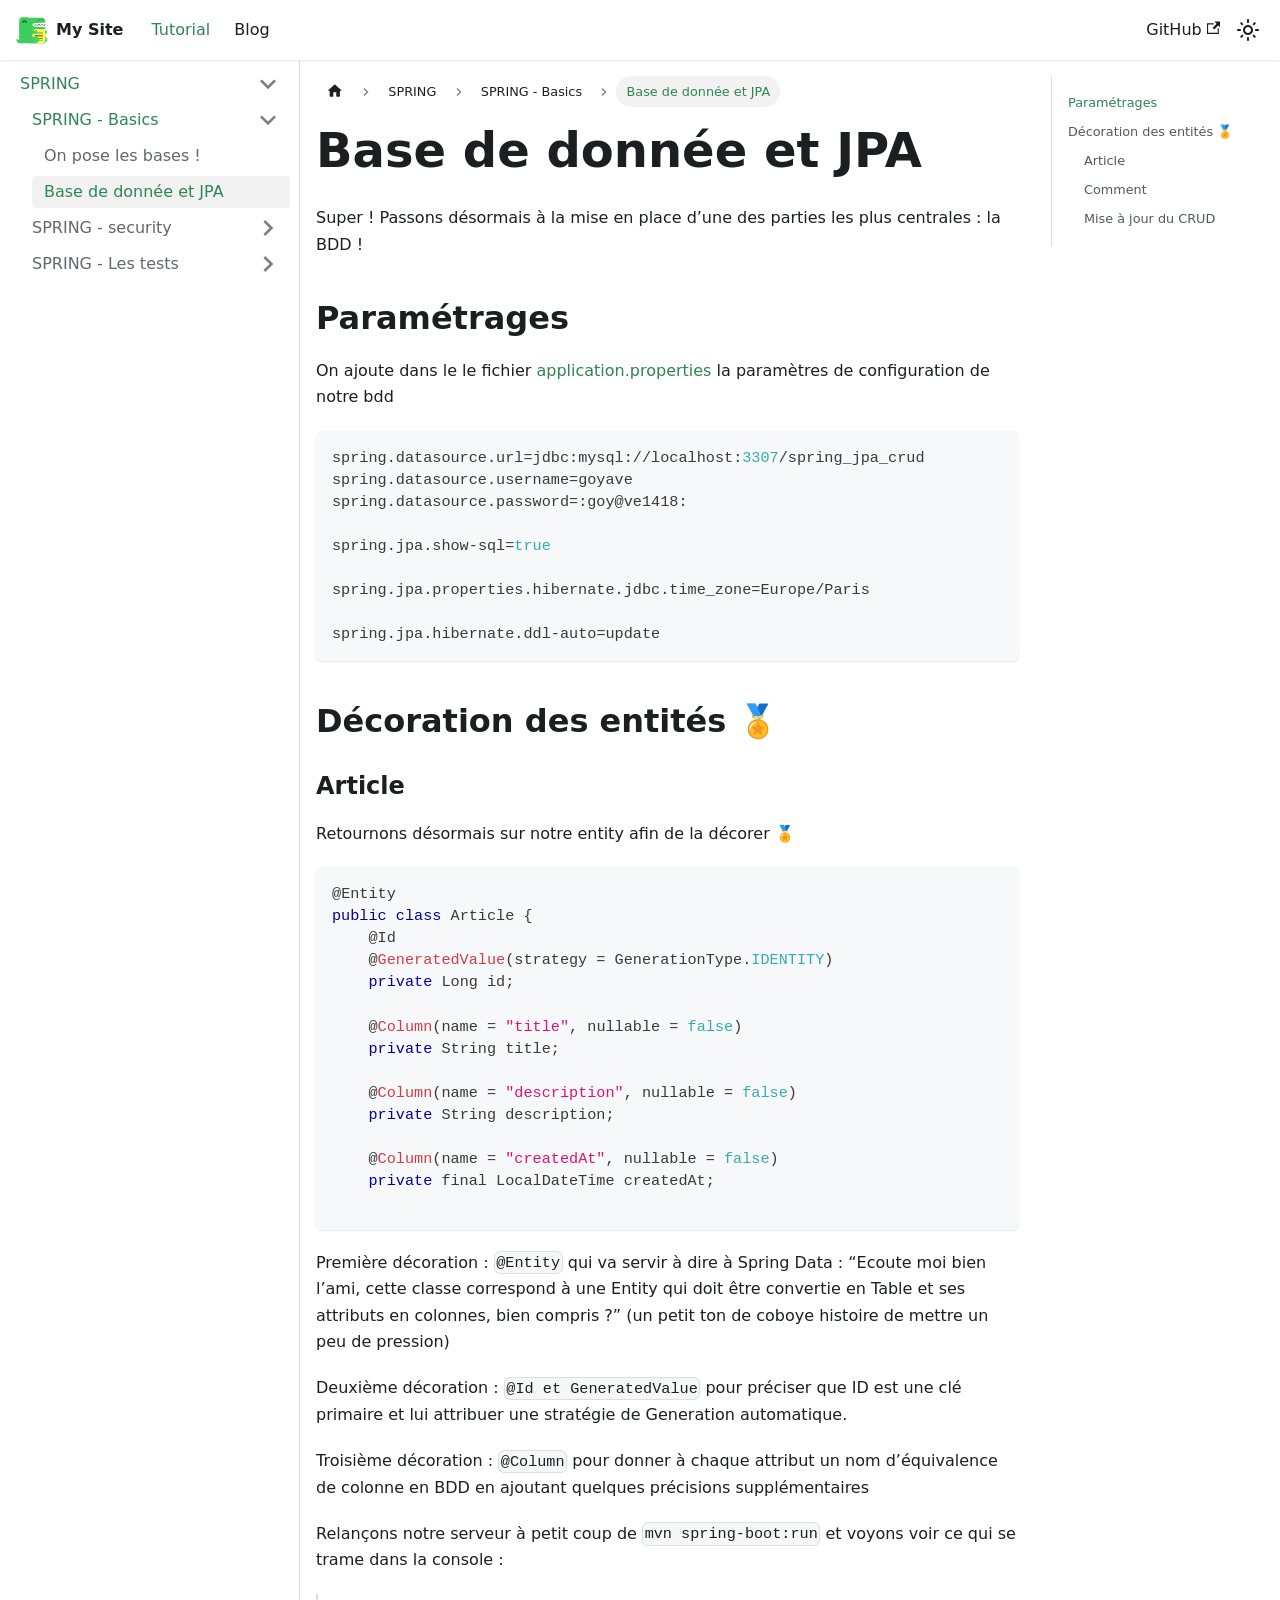
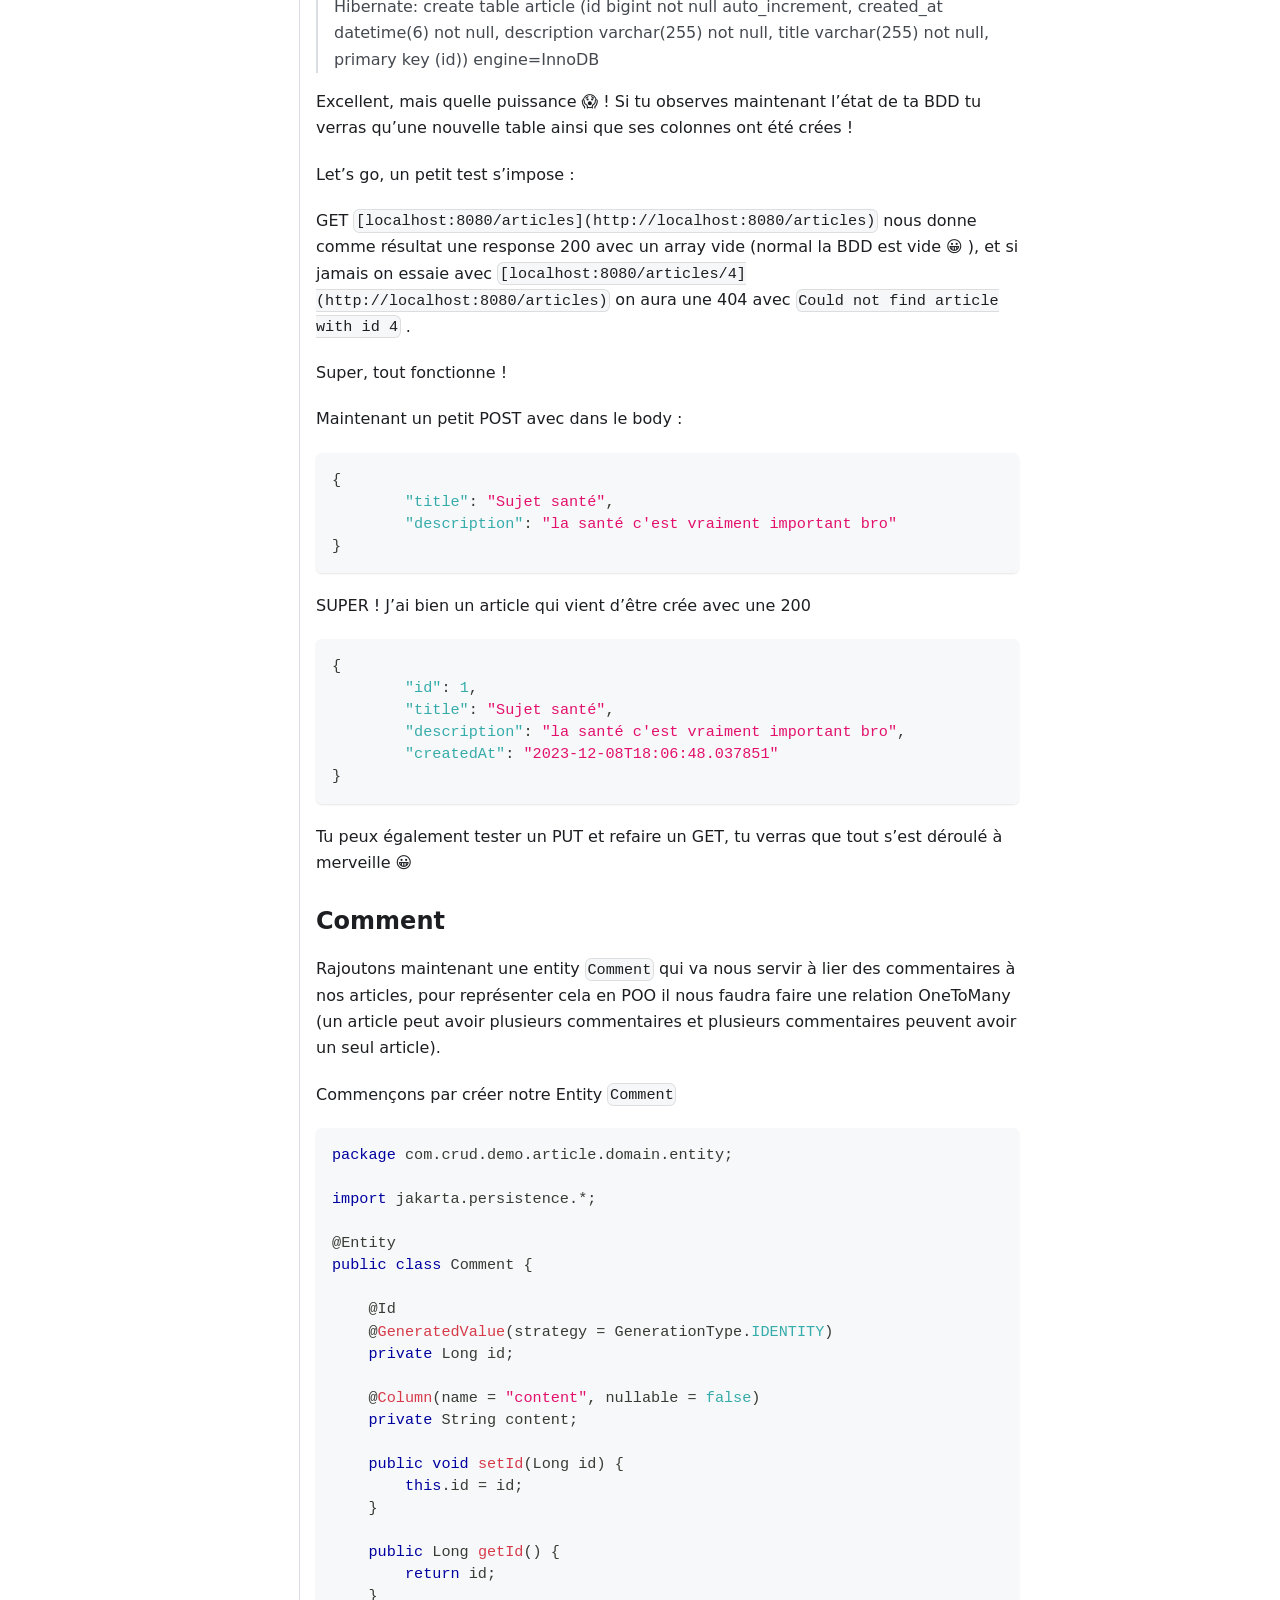
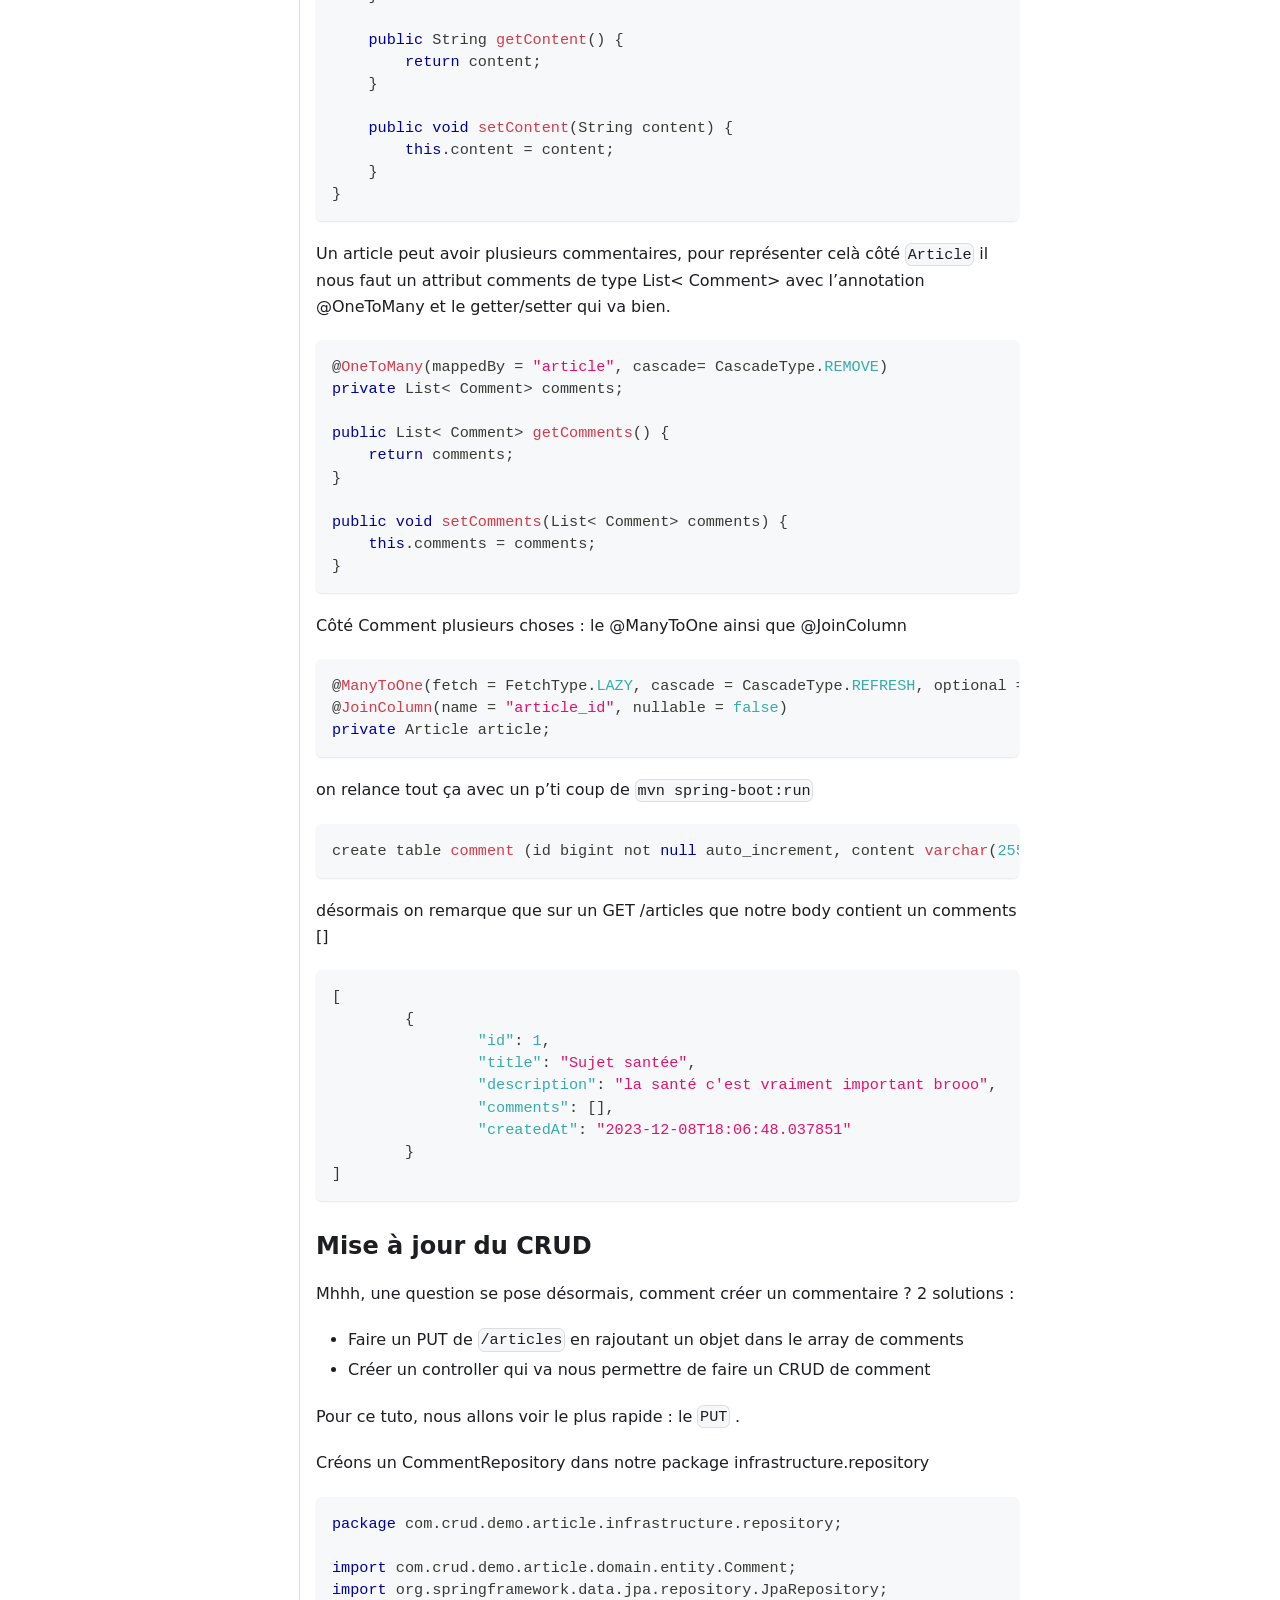
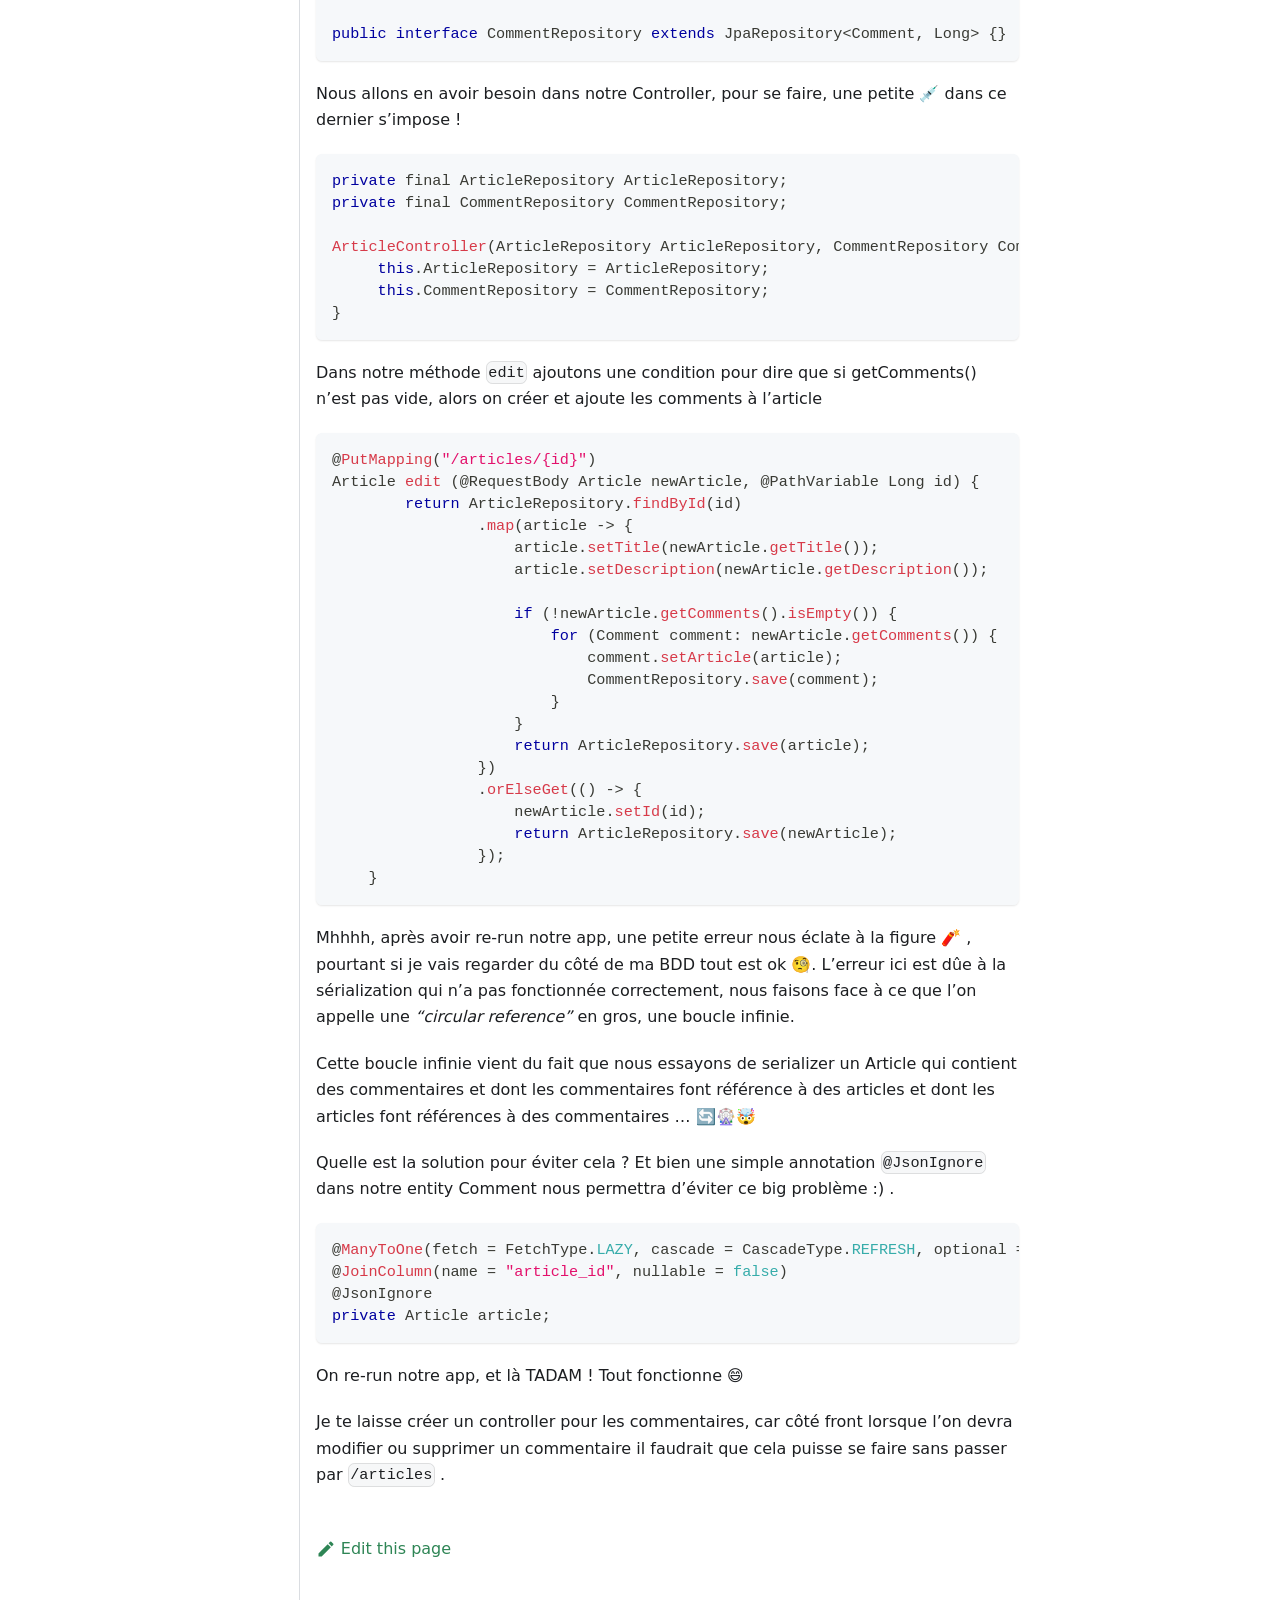
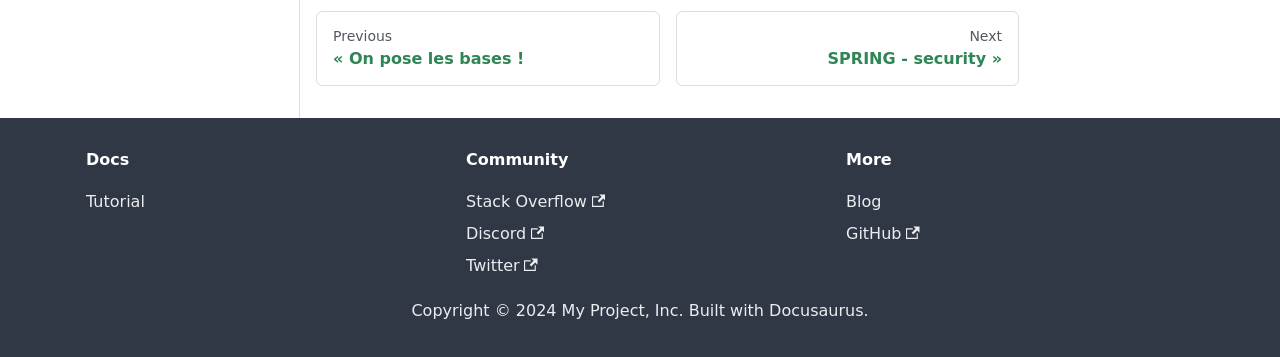
<file: docs/SPRING/tutorial-basics/db-and-jpa/index.html>
<!doctype html>
<html lang="en" dir="ltr" class="docs-wrapper plugin-docs plugin-id-default docs-version-current docs-doc-page docs-doc-id-SPRING/tutorial-basics/db-and-jpa" data-has-hydrated="false">
<head>
<meta charset="UTF-8">
<meta name="generator" content="Docusaurus v3.0.1">
<title data-rh="true">Base de donnée et JPA | Majid DEV</title><meta data-rh="true" name="viewport" content="width=device-width,initial-scale=1"><meta data-rh="true" name="twitter:card" content="summary_large_image"><meta data-rh="true" property="og:image" content="https://goyavebrave69.github.io/img/docusaurus-social-card.jpg"><meta data-rh="true" name="twitter:image" content="https://goyavebrave69.github.io/img/docusaurus-social-card.jpg"><meta data-rh="true" property="og:url" content="https://goyavebrave69.github.io/docs/SPRING/tutorial-basics/db-and-jpa"><meta data-rh="true" property="og:locale" content="en"><meta data-rh="true" name="docusaurus_locale" content="en"><meta data-rh="true" name="docsearch:language" content="en"><meta data-rh="true" name="docusaurus_version" content="current"><meta data-rh="true" name="docusaurus_tag" content="docs-default-current"><meta data-rh="true" name="docsearch:version" content="current"><meta data-rh="true" name="docsearch:docusaurus_tag" content="docs-default-current"><meta data-rh="true" property="og:title" content="Base de donnée et JPA | Majid DEV"><meta data-rh="true" name="description" content="Super ! Passons désormais à la mise en place d’une des parties les plus centrales : la BDD !"><meta data-rh="true" property="og:description" content="Super ! Passons désormais à la mise en place d’une des parties les plus centrales : la BDD !"><link data-rh="true" rel="icon" href="/img/favicon.ico"><link data-rh="true" rel="canonical" href="https://goyavebrave69.github.io/docs/SPRING/tutorial-basics/db-and-jpa"><link data-rh="true" rel="alternate" href="https://goyavebrave69.github.io/docs/SPRING/tutorial-basics/db-and-jpa" hreflang="en"><link data-rh="true" rel="alternate" href="https://goyavebrave69.github.io/docs/SPRING/tutorial-basics/db-and-jpa" hreflang="x-default"><link rel="stylesheet" href="/assets/css/styles.ca6c4509.css">
<script src="/assets/js/runtime~main.c9b54f58.js" defer="defer"></script>
<script src="/assets/js/main.35cfb180.js" defer="defer"></script>
</head>
<body class="navigation-with-keyboard">
<script>!function(){function t(t){document.documentElement.setAttribute("data-theme",t)}var e=function(){try{return new URLSearchParams(window.location.search).get("docusaurus-theme")}catch(t){}}()||function(){try{return localStorage.getItem("theme")}catch(t){}}();t(null!==e?e:"light")}(),function(){try{const c=new URLSearchParams(window.location.search).entries();for(var[t,e]of c)if(t.startsWith("docusaurus-data-")){var a=t.replace("docusaurus-data-","data-");document.documentElement.setAttribute(a,e)}}catch(t){}}()</script><div id="__docusaurus"><div role="region" aria-label="Skip to main content"><a class="skipToContent_fXgn" href="#__docusaurus_skipToContent_fallback">Skip to main content</a></div><nav aria-label="Main" class="navbar navbar--fixed-top"><div class="navbar__inner"><div class="navbar__items"><button aria-label="Toggle navigation bar" aria-expanded="false" class="navbar__toggle clean-btn" type="button"><svg width="30" height="30" viewBox="0 0 30 30" aria-hidden="true"><path stroke="currentColor" stroke-linecap="round" stroke-miterlimit="10" stroke-width="2" d="M4 7h22M4 15h22M4 23h22"></path></svg></button><a class="navbar__brand" href="/"><div class="navbar__logo"><img src="/img/logo.svg" alt="My Site Logo" class="themedComponent_mlkZ themedComponent--light_NVdE"><img src="/img/logo.svg" alt="My Site Logo" class="themedComponent_mlkZ themedComponent--dark_xIcU"></div><b class="navbar__title text--truncate">My Site</b></a><a aria-current="page" class="navbar__item navbar__link navbar__link--active" href="/docs/category/spring---basics">Tutorial</a><a class="navbar__item navbar__link" href="/blog">Blog</a></div><div class="navbar__items navbar__items--right"><a href="https://github.com/facebook/docusaurus" target="_blank" rel="noopener noreferrer" class="navbar__item navbar__link">GitHub<svg width="13.5" height="13.5" aria-hidden="true" viewBox="0 0 24 24" class="iconExternalLink_nPIU"><path fill="currentColor" d="M21 13v10h-21v-19h12v2h-10v15h17v-8h2zm3-12h-10.988l4.035 4-6.977 7.07 2.828 2.828 6.977-7.07 4.125 4.172v-11z"></path></svg></a><div class="toggle_vylO colorModeToggle_DEke"><button class="clean-btn toggleButton_gllP toggleButtonDisabled_aARS" type="button" disabled="" title="Switch between dark and light mode (currently light mode)" aria-label="Switch between dark and light mode (currently light mode)" aria-live="polite"><svg viewBox="0 0 24 24" width="24" height="24" class="lightToggleIcon_pyhR"><path fill="currentColor" d="M12,9c1.65,0,3,1.35,3,3s-1.35,3-3,3s-3-1.35-3-3S10.35,9,12,9 M12,7c-2.76,0-5,2.24-5,5s2.24,5,5,5s5-2.24,5-5 S14.76,7,12,7L12,7z M2,13l2,0c0.55,0,1-0.45,1-1s-0.45-1-1-1l-2,0c-0.55,0-1,0.45-1,1S1.45,13,2,13z M20,13l2,0c0.55,0,1-0.45,1-1 s-0.45-1-1-1l-2,0c-0.55,0-1,0.45-1,1S19.45,13,20,13z M11,2v2c0,0.55,0.45,1,1,1s1-0.45,1-1V2c0-0.55-0.45-1-1-1S11,1.45,11,2z M11,20v2c0,0.55,0.45,1,1,1s1-0.45,1-1v-2c0-0.55-0.45-1-1-1C11.45,19,11,19.45,11,20z M5.99,4.58c-0.39-0.39-1.03-0.39-1.41,0 c-0.39,0.39-0.39,1.03,0,1.41l1.06,1.06c0.39,0.39,1.03,0.39,1.41,0s0.39-1.03,0-1.41L5.99,4.58z M18.36,16.95 c-0.39-0.39-1.03-0.39-1.41,0c-0.39,0.39-0.39,1.03,0,1.41l1.06,1.06c0.39,0.39,1.03,0.39,1.41,0c0.39-0.39,0.39-1.03,0-1.41 L18.36,16.95z M19.42,5.99c0.39-0.39,0.39-1.03,0-1.41c-0.39-0.39-1.03-0.39-1.41,0l-1.06,1.06c-0.39,0.39-0.39,1.03,0,1.41 s1.03,0.39,1.41,0L19.42,5.99z M7.05,18.36c0.39-0.39,0.39-1.03,0-1.41c-0.39-0.39-1.03-0.39-1.41,0l-1.06,1.06 c-0.39,0.39-0.39,1.03,0,1.41s1.03,0.39,1.41,0L7.05,18.36z"></path></svg><svg viewBox="0 0 24 24" width="24" height="24" class="darkToggleIcon_wfgR"><path fill="currentColor" d="M9.37,5.51C9.19,6.15,9.1,6.82,9.1,7.5c0,4.08,3.32,7.4,7.4,7.4c0.68,0,1.35-0.09,1.99-0.27C17.45,17.19,14.93,19,12,19 c-3.86,0-7-3.14-7-7C5,9.07,6.81,6.55,9.37,5.51z M12,3c-4.97,0-9,4.03-9,9s4.03,9,9,9s9-4.03,9-9c0-0.46-0.04-0.92-0.1-1.36 c-0.98,1.37-2.58,2.26-4.4,2.26c-2.98,0-5.4-2.42-5.4-5.4c0-1.81,0.89-3.42,2.26-4.4C12.92,3.04,12.46,3,12,3L12,3z"></path></svg></button></div><div class="navbarSearchContainer_Bca1"></div></div></div><div role="presentation" class="navbar-sidebar__backdrop"></div></nav><div id="__docusaurus_skipToContent_fallback" class="main-wrapper mainWrapper_z2l0"><div class="docsWrapper_hBAB"><button aria-label="Scroll back to top" class="clean-btn theme-back-to-top-button backToTopButton_sjWU" type="button"></button><div class="docRoot_UBD9"><aside class="theme-doc-sidebar-container docSidebarContainer_YfHR"><div class="sidebarViewport_aRkj"><div class="sidebar_njMd"><nav aria-label="Docs sidebar" class="menu thin-scrollbar menu_SIkG"><ul class="theme-doc-sidebar-menu menu__list"><li class="theme-doc-sidebar-item-category theme-doc-sidebar-item-category-level-1 menu__list-item"><div class="menu__list-item-collapsible"><a class="menu__link menu__link--sublist menu__link--sublist-caret menu__link--active" aria-expanded="true" href="/docs/category/spring---basics">SPRING</a></div><ul style="display:block;overflow:visible;height:auto" class="menu__list"><li class="theme-doc-sidebar-item-category theme-doc-sidebar-item-category-level-2 menu__list-item"><div class="menu__list-item-collapsible"><a class="menu__link menu__link--sublist menu__link--active" aria-expanded="true" tabindex="0" href="/docs/category/spring---basics">SPRING - Basics</a><button aria-label="Collapse sidebar category &#x27;SPRING - Basics&#x27;" type="button" class="clean-btn menu__caret"></button></div><ul style="display:block;overflow:visible;height:auto" class="menu__list"><li class="theme-doc-sidebar-item-link theme-doc-sidebar-item-link-level-3 menu__list-item"><a class="menu__link" tabindex="0" href="/docs/SPRING/tutorial-basics/first-step">On pose les bases !</a></li><li class="theme-doc-sidebar-item-link theme-doc-sidebar-item-link-level-3 menu__list-item"><a class="menu__link menu__link--active" aria-current="page" tabindex="0" href="/docs/SPRING/tutorial-basics/db-and-jpa">Base de donnée et JPA</a></li></ul></li><li class="theme-doc-sidebar-item-category theme-doc-sidebar-item-category-level-2 menu__list-item menu__list-item--collapsed"><div class="menu__list-item-collapsible"><a class="menu__link menu__link--sublist" aria-expanded="false" tabindex="0" href="/docs/category/spring---security">SPRING - security</a><button aria-label="Expand sidebar category &#x27;SPRING - security&#x27;" type="button" class="clean-btn menu__caret"></button></div></li><li class="theme-doc-sidebar-item-category theme-doc-sidebar-item-category-level-2 menu__list-item menu__list-item--collapsed"><div class="menu__list-item-collapsible"><a class="menu__link menu__link--sublist" aria-expanded="false" tabindex="0" href="/docs/category/spring---les-tests">SPRING - Les tests</a><button aria-label="Expand sidebar category &#x27;SPRING - Les tests&#x27;" type="button" class="clean-btn menu__caret"></button></div></li></ul></li></ul></nav></div></div></aside><main class="docMainContainer_TBSr"><div class="container padding-top--md padding-bottom--lg"><div class="row"><div class="col docItemCol_VOVn"><div class="docItemContainer_Djhp"><article><nav class="theme-doc-breadcrumbs breadcrumbsContainer_Z_bl" aria-label="Breadcrumbs"><ul class="breadcrumbs" itemscope="" itemtype="https://schema.org/BreadcrumbList"><li class="breadcrumbs__item"><a aria-label="Home page" class="breadcrumbs__link" href="/"><svg viewBox="0 0 24 24" class="breadcrumbHomeIcon_YNFT"><path d="M10 19v-5h4v5c0 .55.45 1 1 1h3c.55 0 1-.45 1-1v-7h1.7c.46 0 .68-.57.33-.87L12.67 3.6c-.38-.34-.96-.34-1.34 0l-8.36 7.53c-.34.3-.13.87.33.87H5v7c0 .55.45 1 1 1h3c.55 0 1-.45 1-1z" fill="currentColor"></path></svg></a></li><li class="breadcrumbs__item"><span class="breadcrumbs__link">SPRING</span><meta itemprop="position" content="1"></li><li itemscope="" itemprop="itemListElement" itemtype="https://schema.org/ListItem" class="breadcrumbs__item"><a class="breadcrumbs__link" itemprop="item" href="/docs/category/spring---basics"><span itemprop="name">SPRING - Basics</span></a><meta itemprop="position" content="2"></li><li itemscope="" itemprop="itemListElement" itemtype="https://schema.org/ListItem" class="breadcrumbs__item breadcrumbs__item--active"><span class="breadcrumbs__link" itemprop="name">Base de donnée et JPA</span><meta itemprop="position" content="3"></li></ul></nav><div class="tocCollapsible_ETCw theme-doc-toc-mobile tocMobile_ITEo"><button type="button" class="clean-btn tocCollapsibleButton_TO0P">On this page</button></div><div class="theme-doc-markdown markdown"><h1>Base de donnée et JPA</h1>
<p>Super ! Passons désormais à la mise en place d’une des parties les plus centrales : la BDD !</p>
<h2 class="anchor anchorWithStickyNavbar_LWe7" id="paramétrages">Paramétrages<a href="#paramétrages" class="hash-link" aria-label="Direct link to Paramétrages" title="Direct link to Paramétrages">​</a></h2>
<p>On ajoute dans le le fichier <a href="http://application.properties" target="_blank" rel="noopener noreferrer">application.properties</a> la paramètres de configuration de notre bdd</p>
<div class="language-js codeBlockContainer_Ckt0 theme-code-block" style="--prism-color:#393A34;--prism-background-color:#f6f8fa"><div class="codeBlockContent_biex"><pre tabindex="0" class="prism-code language-js codeBlock_bY9V thin-scrollbar" style="color:#393A34;background-color:#f6f8fa"><code class="codeBlockLines_e6Vv"><span class="token-line" style="color:#393A34"><span class="token plain">spring</span><span class="token punctuation" style="color:#393A34">.</span><span class="token property-access">datasource</span><span class="token punctuation" style="color:#393A34">.</span><span class="token property-access">url</span><span class="token operator" style="color:#393A34">=</span><span class="token plain">jdbc</span><span class="token operator" style="color:#393A34">:</span><span class="token plain">mysql</span><span class="token operator" style="color:#393A34">:</span><span class="token operator" style="color:#393A34">/</span><span class="token operator" style="color:#393A34">/</span><span class="token plain">localhost</span><span class="token operator" style="color:#393A34">:</span><span class="token number" style="color:#36acaa">3307</span><span class="token operator" style="color:#393A34">/</span><span class="token plain">spring_jpa_crud</span><br></span><span class="token-line" style="color:#393A34"><span class="token plain">spring</span><span class="token punctuation" style="color:#393A34">.</span><span class="token property-access">datasource</span><span class="token punctuation" style="color:#393A34">.</span><span class="token property-access">username</span><span class="token operator" style="color:#393A34">=</span><span class="token plain">goyave</span><br></span><span class="token-line" style="color:#393A34"><span class="token plain">spring</span><span class="token punctuation" style="color:#393A34">.</span><span class="token property-access">datasource</span><span class="token punctuation" style="color:#393A34">.</span><span class="token property-access">password</span><span class="token operator" style="color:#393A34">=</span><span class="token operator" style="color:#393A34">:</span><span class="token plain">goy@ve1418</span><span class="token operator" style="color:#393A34">:</span><span class="token plain"></span><br></span><span class="token-line" style="color:#393A34"><span class="token plain" style="display:inline-block"></span><br></span><span class="token-line" style="color:#393A34"><span class="token plain">spring</span><span class="token punctuation" style="color:#393A34">.</span><span class="token property-access">jpa</span><span class="token punctuation" style="color:#393A34">.</span><span class="token property-access">show</span><span class="token operator" style="color:#393A34">-</span><span class="token plain">sql</span><span class="token operator" style="color:#393A34">=</span><span class="token boolean" style="color:#36acaa">true</span><span class="token plain"></span><br></span><span class="token-line" style="color:#393A34"><span class="token plain" style="display:inline-block"></span><br></span><span class="token-line" style="color:#393A34"><span class="token plain">spring</span><span class="token punctuation" style="color:#393A34">.</span><span class="token property-access">jpa</span><span class="token punctuation" style="color:#393A34">.</span><span class="token property-access">properties</span><span class="token punctuation" style="color:#393A34">.</span><span class="token property-access">hibernate</span><span class="token punctuation" style="color:#393A34">.</span><span class="token property-access">jdbc</span><span class="token punctuation" style="color:#393A34">.</span><span class="token property-access">time_zone</span><span class="token operator" style="color:#393A34">=</span><span class="token maybe-class-name">Europe</span><span class="token operator" style="color:#393A34">/</span><span class="token maybe-class-name">Paris</span><span class="token plain"></span><br></span><span class="token-line" style="color:#393A34"><span class="token plain" style="display:inline-block"></span><br></span><span class="token-line" style="color:#393A34"><span class="token plain">spring</span><span class="token punctuation" style="color:#393A34">.</span><span class="token property-access">jpa</span><span class="token punctuation" style="color:#393A34">.</span><span class="token property-access">hibernate</span><span class="token punctuation" style="color:#393A34">.</span><span class="token property-access">ddl</span><span class="token operator" style="color:#393A34">-</span><span class="token plain">auto</span><span class="token operator" style="color:#393A34">=</span><span class="token plain">update</span><br></span></code></pre><div class="buttonGroup__atx"><button type="button" aria-label="Copy code to clipboard" title="Copy" class="clean-btn"><span class="copyButtonIcons_eSgA" aria-hidden="true"><svg viewBox="0 0 24 24" class="copyButtonIcon_y97N"><path fill="currentColor" d="M19,21H8V7H19M19,5H8A2,2 0 0,0 6,7V21A2,2 0 0,0 8,23H19A2,2 0 0,0 21,21V7A2,2 0 0,0 19,5M16,1H4A2,2 0 0,0 2,3V17H4V3H16V1Z"></path></svg><svg viewBox="0 0 24 24" class="copyButtonSuccessIcon_LjdS"><path fill="currentColor" d="M21,7L9,19L3.5,13.5L4.91,12.09L9,16.17L19.59,5.59L21,7Z"></path></svg></span></button></div></div></div>
<h2 class="anchor anchorWithStickyNavbar_LWe7" id="décoration-des-entités-">Décoration des entités 🏅<a href="#décoration-des-entités-" class="hash-link" aria-label="Direct link to Décoration des entités 🏅" title="Direct link to Décoration des entités 🏅">​</a></h2>
<h3 class="anchor anchorWithStickyNavbar_LWe7" id="article">Article<a href="#article" class="hash-link" aria-label="Direct link to Article" title="Direct link to Article">​</a></h3>
<p>Retournons désormais sur notre entity afin de la décorer 🏅</p>
<div class="language-js codeBlockContainer_Ckt0 theme-code-block" style="--prism-color:#393A34;--prism-background-color:#f6f8fa"><div class="codeBlockContent_biex"><pre tabindex="0" class="prism-code language-js codeBlock_bY9V thin-scrollbar" style="color:#393A34;background-color:#f6f8fa"><code class="codeBlockLines_e6Vv"><span class="token-line" style="color:#393A34"><span class="token plain">@</span><span class="token maybe-class-name">Entity</span><span class="token plain"></span><br></span><span class="token-line" style="color:#393A34"><span class="token plain"></span><span class="token keyword" style="color:#00009f">public</span><span class="token plain"> </span><span class="token keyword" style="color:#00009f">class</span><span class="token plain"> </span><span class="token class-name">Article</span><span class="token plain"> </span><span class="token punctuation" style="color:#393A34">{</span><span class="token plain"></span><br></span><span class="token-line" style="color:#393A34"><span class="token plain">    @</span><span class="token maybe-class-name">Id</span><span class="token plain"></span><br></span><span class="token-line" style="color:#393A34"><span class="token plain">    @</span><span class="token function maybe-class-name" style="color:#d73a49">GeneratedValue</span><span class="token punctuation" style="color:#393A34">(</span><span class="token plain">strategy </span><span class="token operator" style="color:#393A34">=</span><span class="token plain"> </span><span class="token maybe-class-name">GenerationType</span><span class="token punctuation" style="color:#393A34">.</span><span class="token constant" style="color:#36acaa">IDENTITY</span><span class="token punctuation" style="color:#393A34">)</span><span class="token plain"></span><br></span><span class="token-line" style="color:#393A34"><span class="token plain">    </span><span class="token keyword" style="color:#00009f">private</span><span class="token plain"> </span><span class="token maybe-class-name">Long</span><span class="token plain"> id</span><span class="token punctuation" style="color:#393A34">;</span><span class="token plain"></span><br></span><span class="token-line" style="color:#393A34"><span class="token plain" style="display:inline-block"></span><br></span><span class="token-line" style="color:#393A34"><span class="token plain">    @</span><span class="token function maybe-class-name" style="color:#d73a49">Column</span><span class="token punctuation" style="color:#393A34">(</span><span class="token plain">name </span><span class="token operator" style="color:#393A34">=</span><span class="token plain"> </span><span class="token string" style="color:#e3116c">&quot;title&quot;</span><span class="token punctuation" style="color:#393A34">,</span><span class="token plain"> nullable </span><span class="token operator" style="color:#393A34">=</span><span class="token plain"> </span><span class="token boolean" style="color:#36acaa">false</span><span class="token punctuation" style="color:#393A34">)</span><span class="token plain"></span><br></span><span class="token-line" style="color:#393A34"><span class="token plain">    </span><span class="token keyword" style="color:#00009f">private</span><span class="token plain"> </span><span class="token known-class-name class-name">String</span><span class="token plain"> title</span><span class="token punctuation" style="color:#393A34">;</span><span class="token plain"></span><br></span><span class="token-line" style="color:#393A34"><span class="token plain">    </span><br></span><span class="token-line" style="color:#393A34"><span class="token plain">    @</span><span class="token function maybe-class-name" style="color:#d73a49">Column</span><span class="token punctuation" style="color:#393A34">(</span><span class="token plain">name </span><span class="token operator" style="color:#393A34">=</span><span class="token plain"> </span><span class="token string" style="color:#e3116c">&quot;description&quot;</span><span class="token punctuation" style="color:#393A34">,</span><span class="token plain"> nullable </span><span class="token operator" style="color:#393A34">=</span><span class="token plain"> </span><span class="token boolean" style="color:#36acaa">false</span><span class="token punctuation" style="color:#393A34">)</span><span class="token plain"></span><br></span><span class="token-line" style="color:#393A34"><span class="token plain">    </span><span class="token keyword" style="color:#00009f">private</span><span class="token plain"> </span><span class="token known-class-name class-name">String</span><span class="token plain"> description</span><span class="token punctuation" style="color:#393A34">;</span><span class="token plain"></span><br></span><span class="token-line" style="color:#393A34"><span class="token plain" style="display:inline-block"></span><br></span><span class="token-line" style="color:#393A34"><span class="token plain">    @</span><span class="token function maybe-class-name" style="color:#d73a49">Column</span><span class="token punctuation" style="color:#393A34">(</span><span class="token plain">name </span><span class="token operator" style="color:#393A34">=</span><span class="token plain"> </span><span class="token string" style="color:#e3116c">&quot;createdAt&quot;</span><span class="token punctuation" style="color:#393A34">,</span><span class="token plain"> nullable </span><span class="token operator" style="color:#393A34">=</span><span class="token plain"> </span><span class="token boolean" style="color:#36acaa">false</span><span class="token punctuation" style="color:#393A34">)</span><span class="token plain"></span><br></span><span class="token-line" style="color:#393A34"><span class="token plain">    </span><span class="token keyword" style="color:#00009f">private</span><span class="token plain"> final </span><span class="token maybe-class-name">LocalDateTime</span><span class="token plain"> createdAt</span><span class="token punctuation" style="color:#393A34">;</span><span class="token plain"></span><br></span><span class="token-line" style="color:#393A34"><span class="token plain" style="display:inline-block"></span><br></span></code></pre><div class="buttonGroup__atx"><button type="button" aria-label="Copy code to clipboard" title="Copy" class="clean-btn"><span class="copyButtonIcons_eSgA" aria-hidden="true"><svg viewBox="0 0 24 24" class="copyButtonIcon_y97N"><path fill="currentColor" d="M19,21H8V7H19M19,5H8A2,2 0 0,0 6,7V21A2,2 0 0,0 8,23H19A2,2 0 0,0 21,21V7A2,2 0 0,0 19,5M16,1H4A2,2 0 0,0 2,3V17H4V3H16V1Z"></path></svg><svg viewBox="0 0 24 24" class="copyButtonSuccessIcon_LjdS"><path fill="currentColor" d="M21,7L9,19L3.5,13.5L4.91,12.09L9,16.17L19.59,5.59L21,7Z"></path></svg></span></button></div></div></div>
<p>Première décoration : <code>@Entity</code>  qui va servir à dire à Spring Data : “Ecoute moi bien l’ami, cette classe correspond à une Entity qui doit être convertie en Table et ses attributs en colonnes, bien compris ?” (un petit ton de coboye histoire de mettre un peu de pression)</p>
<p>Deuxième décoration : <code>@Id et GeneratedValue</code> pour préciser que ID est une clé primaire et lui attribuer une stratégie de Generation automatique.</p>
<p>Troisième décoration : <code>@Column</code> pour donner à chaque attribut un nom d’équivalence de colonne en BDD en ajoutant quelques précisions supplémentaires</p>
<p>Relançons notre serveur à petit coup de <code>mvn spring-boot:run</code> et voyons voir ce qui se trame dans la console :</p>
<blockquote>
<p>Hibernate: create table article (id bigint not null auto_increment, created_at datetime(6) not null, description varchar(255) not null, title varchar(255) not null, primary key (id)) engine=InnoDB</p>
</blockquote>
<p>Excellent, mais quelle puissance 😱 ! Si tu observes maintenant l’état de ta BDD tu verras qu’une nouvelle table ainsi que ses colonnes ont été crées !</p>
<p>Let’s go, un petit test s’impose :</p>
<p>GET  <code>[localhost:8080/articles](http://localhost:8080/articles)</code> nous donne comme résultat une response 200 avec un array vide (normal la BDD est vide 😀 ), et si jamais on essaie avec <code>[localhost:8080/articles/4](http://localhost:8080/articles)</code>  on aura une 404 avec <code>Could not find article with id 4</code> .</p>
<p>Super, tout fonctionne !</p>
<p>Maintenant un petit POST avec dans le body :</p>
<div class="language-js codeBlockContainer_Ckt0 theme-code-block" style="--prism-color:#393A34;--prism-background-color:#f6f8fa"><div class="codeBlockContent_biex"><pre tabindex="0" class="prism-code language-js codeBlock_bY9V thin-scrollbar" style="color:#393A34;background-color:#f6f8fa"><code class="codeBlockLines_e6Vv"><span class="token-line" style="color:#393A34"><span class="token punctuation" style="color:#393A34">{</span><span class="token plain"></span><br></span><span class="token-line" style="color:#393A34"><span class="token plain">	</span><span class="token string-property property" style="color:#36acaa">&quot;title&quot;</span><span class="token operator" style="color:#393A34">:</span><span class="token plain"> </span><span class="token string" style="color:#e3116c">&quot;Sujet santé&quot;</span><span class="token punctuation" style="color:#393A34">,</span><span class="token plain"></span><br></span><span class="token-line" style="color:#393A34"><span class="token plain">	</span><span class="token string-property property" style="color:#36acaa">&quot;description&quot;</span><span class="token operator" style="color:#393A34">:</span><span class="token plain"> </span><span class="token string" style="color:#e3116c">&quot;la santé c&#x27;est vraiment important bro&quot;</span><span class="token plain"></span><br></span><span class="token-line" style="color:#393A34"><span class="token plain"></span><span class="token punctuation" style="color:#393A34">}</span><br></span></code></pre><div class="buttonGroup__atx"><button type="button" aria-label="Copy code to clipboard" title="Copy" class="clean-btn"><span class="copyButtonIcons_eSgA" aria-hidden="true"><svg viewBox="0 0 24 24" class="copyButtonIcon_y97N"><path fill="currentColor" d="M19,21H8V7H19M19,5H8A2,2 0 0,0 6,7V21A2,2 0 0,0 8,23H19A2,2 0 0,0 21,21V7A2,2 0 0,0 19,5M16,1H4A2,2 0 0,0 2,3V17H4V3H16V1Z"></path></svg><svg viewBox="0 0 24 24" class="copyButtonSuccessIcon_LjdS"><path fill="currentColor" d="M21,7L9,19L3.5,13.5L4.91,12.09L9,16.17L19.59,5.59L21,7Z"></path></svg></span></button></div></div></div>
<p>SUPER ! J’ai bien un article qui vient d’être crée avec une 200</p>
<div class="language-js codeBlockContainer_Ckt0 theme-code-block" style="--prism-color:#393A34;--prism-background-color:#f6f8fa"><div class="codeBlockContent_biex"><pre tabindex="0" class="prism-code language-js codeBlock_bY9V thin-scrollbar" style="color:#393A34;background-color:#f6f8fa"><code class="codeBlockLines_e6Vv"><span class="token-line" style="color:#393A34"><span class="token punctuation" style="color:#393A34">{</span><span class="token plain"></span><br></span><span class="token-line" style="color:#393A34"><span class="token plain">	</span><span class="token string-property property" style="color:#36acaa">&quot;id&quot;</span><span class="token operator" style="color:#393A34">:</span><span class="token plain"> </span><span class="token number" style="color:#36acaa">1</span><span class="token punctuation" style="color:#393A34">,</span><span class="token plain"></span><br></span><span class="token-line" style="color:#393A34"><span class="token plain">	</span><span class="token string-property property" style="color:#36acaa">&quot;title&quot;</span><span class="token operator" style="color:#393A34">:</span><span class="token plain"> </span><span class="token string" style="color:#e3116c">&quot;Sujet santé&quot;</span><span class="token punctuation" style="color:#393A34">,</span><span class="token plain"></span><br></span><span class="token-line" style="color:#393A34"><span class="token plain">	</span><span class="token string-property property" style="color:#36acaa">&quot;description&quot;</span><span class="token operator" style="color:#393A34">:</span><span class="token plain"> </span><span class="token string" style="color:#e3116c">&quot;la santé c&#x27;est vraiment important bro&quot;</span><span class="token punctuation" style="color:#393A34">,</span><span class="token plain"></span><br></span><span class="token-line" style="color:#393A34"><span class="token plain">	</span><span class="token string-property property" style="color:#36acaa">&quot;createdAt&quot;</span><span class="token operator" style="color:#393A34">:</span><span class="token plain"> </span><span class="token string" style="color:#e3116c">&quot;2023-12-08T18:06:48.037851&quot;</span><span class="token plain"></span><br></span><span class="token-line" style="color:#393A34"><span class="token plain"></span><span class="token punctuation" style="color:#393A34">}</span><br></span></code></pre><div class="buttonGroup__atx"><button type="button" aria-label="Copy code to clipboard" title="Copy" class="clean-btn"><span class="copyButtonIcons_eSgA" aria-hidden="true"><svg viewBox="0 0 24 24" class="copyButtonIcon_y97N"><path fill="currentColor" d="M19,21H8V7H19M19,5H8A2,2 0 0,0 6,7V21A2,2 0 0,0 8,23H19A2,2 0 0,0 21,21V7A2,2 0 0,0 19,5M16,1H4A2,2 0 0,0 2,3V17H4V3H16V1Z"></path></svg><svg viewBox="0 0 24 24" class="copyButtonSuccessIcon_LjdS"><path fill="currentColor" d="M21,7L9,19L3.5,13.5L4.91,12.09L9,16.17L19.59,5.59L21,7Z"></path></svg></span></button></div></div></div>
<p>Tu peux également tester un PUT et refaire un GET, tu verras que tout s’est déroulé à merveille 😀</p>
<h3 class="anchor anchorWithStickyNavbar_LWe7" id="comment">Comment<a href="#comment" class="hash-link" aria-label="Direct link to Comment" title="Direct link to Comment">​</a></h3>
<p>Rajoutons maintenant une entity <code>Comment</code> qui va nous servir à lier des commentaires à nos articles, pour représenter cela en POO il nous faudra faire une relation OneToMany (un article peut avoir plusieurs commentaires et plusieurs commentaires peuvent avoir un seul article).</p>
<p>Commençons par créer notre Entity <code>Comment</code></p>
<div class="language-js codeBlockContainer_Ckt0 theme-code-block" style="--prism-color:#393A34;--prism-background-color:#f6f8fa"><div class="codeBlockContent_biex"><pre tabindex="0" class="prism-code language-js codeBlock_bY9V thin-scrollbar" style="color:#393A34;background-color:#f6f8fa"><code class="codeBlockLines_e6Vv"><span class="token-line" style="color:#393A34"><span class="token keyword" style="color:#00009f">package</span><span class="token plain"> com</span><span class="token punctuation" style="color:#393A34">.</span><span class="token property-access">crud</span><span class="token punctuation" style="color:#393A34">.</span><span class="token property-access">demo</span><span class="token punctuation" style="color:#393A34">.</span><span class="token property-access">article</span><span class="token punctuation" style="color:#393A34">.</span><span class="token property-access">domain</span><span class="token punctuation" style="color:#393A34">.</span><span class="token property-access">entity</span><span class="token punctuation" style="color:#393A34">;</span><span class="token plain"></span><br></span><span class="token-line" style="color:#393A34"><span class="token plain" style="display:inline-block"></span><br></span><span class="token-line" style="color:#393A34"><span class="token plain"></span><span class="token keyword module" style="color:#00009f">import</span><span class="token plain"> jakarta</span><span class="token punctuation" style="color:#393A34">.</span><span class="token property-access">persistence</span><span class="token punctuation" style="color:#393A34">.</span><span class="token operator" style="color:#393A34">*</span><span class="token punctuation" style="color:#393A34">;</span><span class="token plain"></span><br></span><span class="token-line" style="color:#393A34"><span class="token plain" style="display:inline-block"></span><br></span><span class="token-line" style="color:#393A34"><span class="token plain">@</span><span class="token maybe-class-name">Entity</span><span class="token plain"></span><br></span><span class="token-line" style="color:#393A34"><span class="token plain"></span><span class="token keyword" style="color:#00009f">public</span><span class="token plain"> </span><span class="token keyword" style="color:#00009f">class</span><span class="token plain"> </span><span class="token class-name">Comment</span><span class="token plain"> </span><span class="token punctuation" style="color:#393A34">{</span><span class="token plain"></span><br></span><span class="token-line" style="color:#393A34"><span class="token plain">    </span><br></span><span class="token-line" style="color:#393A34"><span class="token plain">    @</span><span class="token maybe-class-name">Id</span><span class="token plain"></span><br></span><span class="token-line" style="color:#393A34"><span class="token plain">    @</span><span class="token function maybe-class-name" style="color:#d73a49">GeneratedValue</span><span class="token punctuation" style="color:#393A34">(</span><span class="token plain">strategy </span><span class="token operator" style="color:#393A34">=</span><span class="token plain"> </span><span class="token maybe-class-name">GenerationType</span><span class="token punctuation" style="color:#393A34">.</span><span class="token constant" style="color:#36acaa">IDENTITY</span><span class="token punctuation" style="color:#393A34">)</span><span class="token plain"></span><br></span><span class="token-line" style="color:#393A34"><span class="token plain">    </span><span class="token keyword" style="color:#00009f">private</span><span class="token plain"> </span><span class="token maybe-class-name">Long</span><span class="token plain"> id</span><span class="token punctuation" style="color:#393A34">;</span><span class="token plain"></span><br></span><span class="token-line" style="color:#393A34"><span class="token plain" style="display:inline-block"></span><br></span><span class="token-line" style="color:#393A34"><span class="token plain">    @</span><span class="token function maybe-class-name" style="color:#d73a49">Column</span><span class="token punctuation" style="color:#393A34">(</span><span class="token plain">name </span><span class="token operator" style="color:#393A34">=</span><span class="token plain"> </span><span class="token string" style="color:#e3116c">&quot;content&quot;</span><span class="token punctuation" style="color:#393A34">,</span><span class="token plain"> nullable </span><span class="token operator" style="color:#393A34">=</span><span class="token plain"> </span><span class="token boolean" style="color:#36acaa">false</span><span class="token punctuation" style="color:#393A34">)</span><span class="token plain"></span><br></span><span class="token-line" style="color:#393A34"><span class="token plain">    </span><span class="token keyword" style="color:#00009f">private</span><span class="token plain"> </span><span class="token known-class-name class-name">String</span><span class="token plain"> content</span><span class="token punctuation" style="color:#393A34">;</span><span class="token plain"></span><br></span><span class="token-line" style="color:#393A34"><span class="token plain" style="display:inline-block"></span><br></span><span class="token-line" style="color:#393A34"><span class="token plain">    </span><span class="token keyword" style="color:#00009f">public</span><span class="token plain"> </span><span class="token keyword" style="color:#00009f">void</span><span class="token plain"> </span><span class="token function" style="color:#d73a49">setId</span><span class="token punctuation" style="color:#393A34">(</span><span class="token parameter maybe-class-name">Long</span><span class="token parameter"> id</span><span class="token punctuation" style="color:#393A34">)</span><span class="token plain"> </span><span class="token punctuation" style="color:#393A34">{</span><span class="token plain"></span><br></span><span class="token-line" style="color:#393A34"><span class="token plain">        </span><span class="token keyword" style="color:#00009f">this</span><span class="token punctuation" style="color:#393A34">.</span><span class="token property-access">id</span><span class="token plain"> </span><span class="token operator" style="color:#393A34">=</span><span class="token plain"> id</span><span class="token punctuation" style="color:#393A34">;</span><span class="token plain"></span><br></span><span class="token-line" style="color:#393A34"><span class="token plain">    </span><span class="token punctuation" style="color:#393A34">}</span><span class="token plain"></span><br></span><span class="token-line" style="color:#393A34"><span class="token plain" style="display:inline-block"></span><br></span><span class="token-line" style="color:#393A34"><span class="token plain">    </span><span class="token keyword" style="color:#00009f">public</span><span class="token plain"> </span><span class="token maybe-class-name">Long</span><span class="token plain"> </span><span class="token function" style="color:#d73a49">getId</span><span class="token punctuation" style="color:#393A34">(</span><span class="token punctuation" style="color:#393A34">)</span><span class="token plain"> </span><span class="token punctuation" style="color:#393A34">{</span><span class="token plain"></span><br></span><span class="token-line" style="color:#393A34"><span class="token plain">        </span><span class="token keyword control-flow" style="color:#00009f">return</span><span class="token plain"> id</span><span class="token punctuation" style="color:#393A34">;</span><span class="token plain"></span><br></span><span class="token-line" style="color:#393A34"><span class="token plain">    </span><span class="token punctuation" style="color:#393A34">}</span><span class="token plain"></span><br></span><span class="token-line" style="color:#393A34"><span class="token plain" style="display:inline-block"></span><br></span><span class="token-line" style="color:#393A34"><span class="token plain">    </span><span class="token keyword" style="color:#00009f">public</span><span class="token plain"> </span><span class="token known-class-name class-name">String</span><span class="token plain"> </span><span class="token function" style="color:#d73a49">getContent</span><span class="token punctuation" style="color:#393A34">(</span><span class="token punctuation" style="color:#393A34">)</span><span class="token plain"> </span><span class="token punctuation" style="color:#393A34">{</span><span class="token plain"></span><br></span><span class="token-line" style="color:#393A34"><span class="token plain">        </span><span class="token keyword control-flow" style="color:#00009f">return</span><span class="token plain"> content</span><span class="token punctuation" style="color:#393A34">;</span><span class="token plain"></span><br></span><span class="token-line" style="color:#393A34"><span class="token plain">    </span><span class="token punctuation" style="color:#393A34">}</span><span class="token plain"></span><br></span><span class="token-line" style="color:#393A34"><span class="token plain" style="display:inline-block"></span><br></span><span class="token-line" style="color:#393A34"><span class="token plain">    </span><span class="token keyword" style="color:#00009f">public</span><span class="token plain"> </span><span class="token keyword" style="color:#00009f">void</span><span class="token plain"> </span><span class="token function" style="color:#d73a49">setContent</span><span class="token punctuation" style="color:#393A34">(</span><span class="token parameter known-class-name class-name">String</span><span class="token parameter"> content</span><span class="token punctuation" style="color:#393A34">)</span><span class="token plain"> </span><span class="token punctuation" style="color:#393A34">{</span><span class="token plain"></span><br></span><span class="token-line" style="color:#393A34"><span class="token plain">        </span><span class="token keyword" style="color:#00009f">this</span><span class="token punctuation" style="color:#393A34">.</span><span class="token property-access">content</span><span class="token plain"> </span><span class="token operator" style="color:#393A34">=</span><span class="token plain"> content</span><span class="token punctuation" style="color:#393A34">;</span><span class="token plain"></span><br></span><span class="token-line" style="color:#393A34"><span class="token plain">    </span><span class="token punctuation" style="color:#393A34">}</span><span class="token plain"></span><br></span><span class="token-line" style="color:#393A34"><span class="token plain"></span><span class="token punctuation" style="color:#393A34">}</span><br></span></code></pre><div class="buttonGroup__atx"><button type="button" aria-label="Copy code to clipboard" title="Copy" class="clean-btn"><span class="copyButtonIcons_eSgA" aria-hidden="true"><svg viewBox="0 0 24 24" class="copyButtonIcon_y97N"><path fill="currentColor" d="M19,21H8V7H19M19,5H8A2,2 0 0,0 6,7V21A2,2 0 0,0 8,23H19A2,2 0 0,0 21,21V7A2,2 0 0,0 19,5M16,1H4A2,2 0 0,0 2,3V17H4V3H16V1Z"></path></svg><svg viewBox="0 0 24 24" class="copyButtonSuccessIcon_LjdS"><path fill="currentColor" d="M21,7L9,19L3.5,13.5L4.91,12.09L9,16.17L19.59,5.59L21,7Z"></path></svg></span></button></div></div></div>
<p>Un article peut avoir plusieurs commentaires, pour représenter celà côté <code>Article</code> il nous faut un attribut comments de type List&lt; Comment&gt; avec l’annotation @OneToMany et le getter/setter qui va bien.</p>
<div class="language-js codeBlockContainer_Ckt0 theme-code-block" style="--prism-color:#393A34;--prism-background-color:#f6f8fa"><div class="codeBlockContent_biex"><pre tabindex="0" class="prism-code language-js codeBlock_bY9V thin-scrollbar" style="color:#393A34;background-color:#f6f8fa"><code class="codeBlockLines_e6Vv"><span class="token-line" style="color:#393A34"><span class="token plain">@</span><span class="token function maybe-class-name" style="color:#d73a49">OneToMany</span><span class="token punctuation" style="color:#393A34">(</span><span class="token plain">mappedBy </span><span class="token operator" style="color:#393A34">=</span><span class="token plain"> </span><span class="token string" style="color:#e3116c">&quot;article&quot;</span><span class="token punctuation" style="color:#393A34">,</span><span class="token plain"> cascade</span><span class="token operator" style="color:#393A34">=</span><span class="token plain"> </span><span class="token maybe-class-name">CascadeType</span><span class="token punctuation" style="color:#393A34">.</span><span class="token constant" style="color:#36acaa">REMOVE</span><span class="token punctuation" style="color:#393A34">)</span><span class="token plain"></span><br></span><span class="token-line" style="color:#393A34"><span class="token plain"></span><span class="token keyword" style="color:#00009f">private</span><span class="token plain"> </span><span class="token maybe-class-name">List</span><span class="token operator" style="color:#393A34">&lt;</span><span class="token plain"> </span><span class="token maybe-class-name">Comment</span><span class="token operator" style="color:#393A34">&gt;</span><span class="token plain"> comments</span><span class="token punctuation" style="color:#393A34">;</span><span class="token plain"></span><br></span><span class="token-line" style="color:#393A34"><span class="token plain" style="display:inline-block"></span><br></span><span class="token-line" style="color:#393A34"><span class="token plain"></span><span class="token keyword" style="color:#00009f">public</span><span class="token plain"> </span><span class="token maybe-class-name">List</span><span class="token operator" style="color:#393A34">&lt;</span><span class="token plain"> </span><span class="token maybe-class-name">Comment</span><span class="token operator" style="color:#393A34">&gt;</span><span class="token plain"> </span><span class="token function" style="color:#d73a49">getComments</span><span class="token punctuation" style="color:#393A34">(</span><span class="token punctuation" style="color:#393A34">)</span><span class="token plain"> </span><span class="token punctuation" style="color:#393A34">{</span><span class="token plain"></span><br></span><span class="token-line" style="color:#393A34"><span class="token plain">    </span><span class="token keyword control-flow" style="color:#00009f">return</span><span class="token plain"> comments</span><span class="token punctuation" style="color:#393A34">;</span><span class="token plain"></span><br></span><span class="token-line" style="color:#393A34"><span class="token plain"></span><span class="token punctuation" style="color:#393A34">}</span><span class="token plain"></span><br></span><span class="token-line" style="color:#393A34"><span class="token plain" style="display:inline-block"></span><br></span><span class="token-line" style="color:#393A34"><span class="token plain"></span><span class="token keyword" style="color:#00009f">public</span><span class="token plain"> </span><span class="token keyword" style="color:#00009f">void</span><span class="token plain"> </span><span class="token function" style="color:#d73a49">setComments</span><span class="token punctuation" style="color:#393A34">(</span><span class="token parameter maybe-class-name">List</span><span class="token parameter operator" style="color:#393A34">&lt;</span><span class="token parameter"> </span><span class="token parameter maybe-class-name">Comment</span><span class="token parameter operator" style="color:#393A34">&gt;</span><span class="token parameter"> comments</span><span class="token punctuation" style="color:#393A34">)</span><span class="token plain"> </span><span class="token punctuation" style="color:#393A34">{</span><span class="token plain"></span><br></span><span class="token-line" style="color:#393A34"><span class="token plain">    </span><span class="token keyword" style="color:#00009f">this</span><span class="token punctuation" style="color:#393A34">.</span><span class="token property-access">comments</span><span class="token plain"> </span><span class="token operator" style="color:#393A34">=</span><span class="token plain"> comments</span><span class="token punctuation" style="color:#393A34">;</span><span class="token plain"></span><br></span><span class="token-line" style="color:#393A34"><span class="token plain"></span><span class="token punctuation" style="color:#393A34">}</span><br></span></code></pre><div class="buttonGroup__atx"><button type="button" aria-label="Copy code to clipboard" title="Copy" class="clean-btn"><span class="copyButtonIcons_eSgA" aria-hidden="true"><svg viewBox="0 0 24 24" class="copyButtonIcon_y97N"><path fill="currentColor" d="M19,21H8V7H19M19,5H8A2,2 0 0,0 6,7V21A2,2 0 0,0 8,23H19A2,2 0 0,0 21,21V7A2,2 0 0,0 19,5M16,1H4A2,2 0 0,0 2,3V17H4V3H16V1Z"></path></svg><svg viewBox="0 0 24 24" class="copyButtonSuccessIcon_LjdS"><path fill="currentColor" d="M21,7L9,19L3.5,13.5L4.91,12.09L9,16.17L19.59,5.59L21,7Z"></path></svg></span></button></div></div></div>
<p>Côté Comment plusieurs choses : le @ManyToOne ainsi que @JoinColumn</p>
<div class="language-js codeBlockContainer_Ckt0 theme-code-block" style="--prism-color:#393A34;--prism-background-color:#f6f8fa"><div class="codeBlockContent_biex"><pre tabindex="0" class="prism-code language-js codeBlock_bY9V thin-scrollbar" style="color:#393A34;background-color:#f6f8fa"><code class="codeBlockLines_e6Vv"><span class="token-line" style="color:#393A34"><span class="token plain">@</span><span class="token function maybe-class-name" style="color:#d73a49">ManyToOne</span><span class="token punctuation" style="color:#393A34">(</span><span class="token plain">fetch </span><span class="token operator" style="color:#393A34">=</span><span class="token plain"> </span><span class="token maybe-class-name">FetchType</span><span class="token punctuation" style="color:#393A34">.</span><span class="token constant" style="color:#36acaa">LAZY</span><span class="token punctuation" style="color:#393A34">,</span><span class="token plain"> cascade </span><span class="token operator" style="color:#393A34">=</span><span class="token plain"> </span><span class="token maybe-class-name">CascadeType</span><span class="token punctuation" style="color:#393A34">.</span><span class="token constant" style="color:#36acaa">REFRESH</span><span class="token punctuation" style="color:#393A34">,</span><span class="token plain"> optional </span><span class="token operator" style="color:#393A34">=</span><span class="token plain"> </span><span class="token boolean" style="color:#36acaa">false</span><span class="token punctuation" style="color:#393A34">)</span><span class="token plain"></span><br></span><span class="token-line" style="color:#393A34"><span class="token plain">@</span><span class="token function maybe-class-name" style="color:#d73a49">JoinColumn</span><span class="token punctuation" style="color:#393A34">(</span><span class="token plain">name </span><span class="token operator" style="color:#393A34">=</span><span class="token plain"> </span><span class="token string" style="color:#e3116c">&quot;article_id&quot;</span><span class="token punctuation" style="color:#393A34">,</span><span class="token plain"> nullable </span><span class="token operator" style="color:#393A34">=</span><span class="token plain"> </span><span class="token boolean" style="color:#36acaa">false</span><span class="token punctuation" style="color:#393A34">)</span><span class="token plain"></span><br></span><span class="token-line" style="color:#393A34"><span class="token plain"></span><span class="token keyword" style="color:#00009f">private</span><span class="token plain"> </span><span class="token maybe-class-name">Article</span><span class="token plain"> article</span><span class="token punctuation" style="color:#393A34">;</span><br></span></code></pre><div class="buttonGroup__atx"><button type="button" aria-label="Copy code to clipboard" title="Copy" class="clean-btn"><span class="copyButtonIcons_eSgA" aria-hidden="true"><svg viewBox="0 0 24 24" class="copyButtonIcon_y97N"><path fill="currentColor" d="M19,21H8V7H19M19,5H8A2,2 0 0,0 6,7V21A2,2 0 0,0 8,23H19A2,2 0 0,0 21,21V7A2,2 0 0,0 19,5M16,1H4A2,2 0 0,0 2,3V17H4V3H16V1Z"></path></svg><svg viewBox="0 0 24 24" class="copyButtonSuccessIcon_LjdS"><path fill="currentColor" d="M21,7L9,19L3.5,13.5L4.91,12.09L9,16.17L19.59,5.59L21,7Z"></path></svg></span></button></div></div></div>
<p>on relance tout ça avec un p’ti coup de <code>mvn spring-boot:run</code></p>
<div class="language-js codeBlockContainer_Ckt0 theme-code-block" style="--prism-color:#393A34;--prism-background-color:#f6f8fa"><div class="codeBlockContent_biex"><pre tabindex="0" class="prism-code language-js codeBlock_bY9V thin-scrollbar" style="color:#393A34;background-color:#f6f8fa"><code class="codeBlockLines_e6Vv"><span class="token-line" style="color:#393A34"><span class="token plain">create table </span><span class="token function" style="color:#d73a49">comment</span><span class="token plain"> </span><span class="token punctuation" style="color:#393A34">(</span><span class="token plain">id bigint not </span><span class="token keyword null nil" style="color:#00009f">null</span><span class="token plain"> auto_increment</span><span class="token punctuation" style="color:#393A34">,</span><span class="token plain"> content </span><span class="token function" style="color:#d73a49">varchar</span><span class="token punctuation" style="color:#393A34">(</span><span class="token number" style="color:#36acaa">255</span><span class="token punctuation" style="color:#393A34">)</span><span class="token plain"> not </span><span class="token keyword null nil" style="color:#00009f">null</span><span class="token punctuation" style="color:#393A34">,</span><span class="token plain"> article_id bigint not </span><span class="token keyword null nil" style="color:#00009f">null</span><span class="token punctuation" style="color:#393A34">,</span><span class="token plain"> primary </span><span class="token function" style="color:#d73a49">key</span><span class="token plain"> </span><span class="token punctuation" style="color:#393A34">(</span><span class="token plain">id</span><span class="token punctuation" style="color:#393A34">)</span><span class="token punctuation" style="color:#393A34">)</span><span class="token plain"> engine</span><span class="token operator" style="color:#393A34">=</span><span class="token maybe-class-name">InnoDB</span><br></span></code></pre><div class="buttonGroup__atx"><button type="button" aria-label="Copy code to clipboard" title="Copy" class="clean-btn"><span class="copyButtonIcons_eSgA" aria-hidden="true"><svg viewBox="0 0 24 24" class="copyButtonIcon_y97N"><path fill="currentColor" d="M19,21H8V7H19M19,5H8A2,2 0 0,0 6,7V21A2,2 0 0,0 8,23H19A2,2 0 0,0 21,21V7A2,2 0 0,0 19,5M16,1H4A2,2 0 0,0 2,3V17H4V3H16V1Z"></path></svg><svg viewBox="0 0 24 24" class="copyButtonSuccessIcon_LjdS"><path fill="currentColor" d="M21,7L9,19L3.5,13.5L4.91,12.09L9,16.17L19.59,5.59L21,7Z"></path></svg></span></button></div></div></div>
<p>désormais on remarque que sur un GET /articles que notre body contient un comments []</p>
<div class="language-js codeBlockContainer_Ckt0 theme-code-block" style="--prism-color:#393A34;--prism-background-color:#f6f8fa"><div class="codeBlockContent_biex"><pre tabindex="0" class="prism-code language-js codeBlock_bY9V thin-scrollbar" style="color:#393A34;background-color:#f6f8fa"><code class="codeBlockLines_e6Vv"><span class="token-line" style="color:#393A34"><span class="token punctuation" style="color:#393A34">[</span><span class="token plain"></span><br></span><span class="token-line" style="color:#393A34"><span class="token plain">	</span><span class="token punctuation" style="color:#393A34">{</span><span class="token plain"></span><br></span><span class="token-line" style="color:#393A34"><span class="token plain">		</span><span class="token string-property property" style="color:#36acaa">&quot;id&quot;</span><span class="token operator" style="color:#393A34">:</span><span class="token plain"> </span><span class="token number" style="color:#36acaa">1</span><span class="token punctuation" style="color:#393A34">,</span><span class="token plain"></span><br></span><span class="token-line" style="color:#393A34"><span class="token plain">		</span><span class="token string-property property" style="color:#36acaa">&quot;title&quot;</span><span class="token operator" style="color:#393A34">:</span><span class="token plain"> </span><span class="token string" style="color:#e3116c">&quot;Sujet santée&quot;</span><span class="token punctuation" style="color:#393A34">,</span><span class="token plain"></span><br></span><span class="token-line" style="color:#393A34"><span class="token plain">		</span><span class="token string-property property" style="color:#36acaa">&quot;description&quot;</span><span class="token operator" style="color:#393A34">:</span><span class="token plain"> </span><span class="token string" style="color:#e3116c">&quot;la santé c&#x27;est vraiment important brooo&quot;</span><span class="token punctuation" style="color:#393A34">,</span><span class="token plain"></span><br></span><span class="token-line" style="color:#393A34"><span class="token plain">		</span><span class="token string-property property" style="color:#36acaa">&quot;comments&quot;</span><span class="token operator" style="color:#393A34">:</span><span class="token plain"> </span><span class="token punctuation" style="color:#393A34">[</span><span class="token punctuation" style="color:#393A34">]</span><span class="token punctuation" style="color:#393A34">,</span><span class="token plain"></span><br></span><span class="token-line" style="color:#393A34"><span class="token plain">		</span><span class="token string-property property" style="color:#36acaa">&quot;createdAt&quot;</span><span class="token operator" style="color:#393A34">:</span><span class="token plain"> </span><span class="token string" style="color:#e3116c">&quot;2023-12-08T18:06:48.037851&quot;</span><span class="token plain"></span><br></span><span class="token-line" style="color:#393A34"><span class="token plain">	</span><span class="token punctuation" style="color:#393A34">}</span><span class="token plain"></span><br></span><span class="token-line" style="color:#393A34"><span class="token plain"></span><span class="token punctuation" style="color:#393A34">]</span><br></span></code></pre><div class="buttonGroup__atx"><button type="button" aria-label="Copy code to clipboard" title="Copy" class="clean-btn"><span class="copyButtonIcons_eSgA" aria-hidden="true"><svg viewBox="0 0 24 24" class="copyButtonIcon_y97N"><path fill="currentColor" d="M19,21H8V7H19M19,5H8A2,2 0 0,0 6,7V21A2,2 0 0,0 8,23H19A2,2 0 0,0 21,21V7A2,2 0 0,0 19,5M16,1H4A2,2 0 0,0 2,3V17H4V3H16V1Z"></path></svg><svg viewBox="0 0 24 24" class="copyButtonSuccessIcon_LjdS"><path fill="currentColor" d="M21,7L9,19L3.5,13.5L4.91,12.09L9,16.17L19.59,5.59L21,7Z"></path></svg></span></button></div></div></div>
<h3 class="anchor anchorWithStickyNavbar_LWe7" id="mise-à-jour-du-crud">Mise à jour du CRUD<a href="#mise-à-jour-du-crud" class="hash-link" aria-label="Direct link to Mise à jour du CRUD" title="Direct link to Mise à jour du CRUD">​</a></h3>
<p>Mhhh, une question se pose désormais, comment créer un commentaire ? 2 solutions :</p>
<ul>
<li>Faire un PUT de <code>/articles</code> en rajoutant un objet dans le array de comments</li>
<li>Créer un controller qui va nous permettre de faire un CRUD de comment</li>
</ul>
<p>Pour ce tuto, nous allons voir le plus rapide : le <code>PUT</code> .</p>
<p>Créons un CommentRepository dans notre package infrastructure.repository</p>
<div class="language-js codeBlockContainer_Ckt0 theme-code-block" style="--prism-color:#393A34;--prism-background-color:#f6f8fa"><div class="codeBlockContent_biex"><pre tabindex="0" class="prism-code language-js codeBlock_bY9V thin-scrollbar" style="color:#393A34;background-color:#f6f8fa"><code class="codeBlockLines_e6Vv"><span class="token-line" style="color:#393A34"><span class="token keyword" style="color:#00009f">package</span><span class="token plain"> com</span><span class="token punctuation" style="color:#393A34">.</span><span class="token property-access">crud</span><span class="token punctuation" style="color:#393A34">.</span><span class="token property-access">demo</span><span class="token punctuation" style="color:#393A34">.</span><span class="token property-access">article</span><span class="token punctuation" style="color:#393A34">.</span><span class="token property-access">infrastructure</span><span class="token punctuation" style="color:#393A34">.</span><span class="token property-access">repository</span><span class="token punctuation" style="color:#393A34">;</span><span class="token plain"></span><br></span><span class="token-line" style="color:#393A34"><span class="token plain" style="display:inline-block"></span><br></span><span class="token-line" style="color:#393A34"><span class="token plain"></span><span class="token keyword module" style="color:#00009f">import</span><span class="token plain"> com</span><span class="token punctuation" style="color:#393A34">.</span><span class="token property-access">crud</span><span class="token punctuation" style="color:#393A34">.</span><span class="token property-access">demo</span><span class="token punctuation" style="color:#393A34">.</span><span class="token property-access">article</span><span class="token punctuation" style="color:#393A34">.</span><span class="token property-access">domain</span><span class="token punctuation" style="color:#393A34">.</span><span class="token property-access">entity</span><span class="token punctuation" style="color:#393A34">.</span><span class="token property-access maybe-class-name">Comment</span><span class="token punctuation" style="color:#393A34">;</span><span class="token plain"></span><br></span><span class="token-line" style="color:#393A34"><span class="token plain"></span><span class="token keyword module" style="color:#00009f">import</span><span class="token plain"> org</span><span class="token punctuation" style="color:#393A34">.</span><span class="token property-access">springframework</span><span class="token punctuation" style="color:#393A34">.</span><span class="token property-access">data</span><span class="token punctuation" style="color:#393A34">.</span><span class="token property-access">jpa</span><span class="token punctuation" style="color:#393A34">.</span><span class="token property-access">repository</span><span class="token punctuation" style="color:#393A34">.</span><span class="token property-access maybe-class-name">JpaRepository</span><span class="token punctuation" style="color:#393A34">;</span><span class="token plain"></span><br></span><span class="token-line" style="color:#393A34"><span class="token plain" style="display:inline-block"></span><br></span><span class="token-line" style="color:#393A34"><span class="token plain"></span><span class="token keyword" style="color:#00009f">public</span><span class="token plain"> </span><span class="token keyword" style="color:#00009f">interface</span><span class="token plain"> </span><span class="token class-name">CommentRepository</span><span class="token plain"> </span><span class="token keyword" style="color:#00009f">extends</span><span class="token plain"> </span><span class="token class-name">JpaRepository</span><span class="token operator" style="color:#393A34">&lt;</span><span class="token maybe-class-name">Comment</span><span class="token punctuation" style="color:#393A34">,</span><span class="token plain"> </span><span class="token maybe-class-name">Long</span><span class="token operator" style="color:#393A34">&gt;</span><span class="token plain"> </span><span class="token punctuation" style="color:#393A34">{</span><span class="token punctuation" style="color:#393A34">}</span><br></span></code></pre><div class="buttonGroup__atx"><button type="button" aria-label="Copy code to clipboard" title="Copy" class="clean-btn"><span class="copyButtonIcons_eSgA" aria-hidden="true"><svg viewBox="0 0 24 24" class="copyButtonIcon_y97N"><path fill="currentColor" d="M19,21H8V7H19M19,5H8A2,2 0 0,0 6,7V21A2,2 0 0,0 8,23H19A2,2 0 0,0 21,21V7A2,2 0 0,0 19,5M16,1H4A2,2 0 0,0 2,3V17H4V3H16V1Z"></path></svg><svg viewBox="0 0 24 24" class="copyButtonSuccessIcon_LjdS"><path fill="currentColor" d="M21,7L9,19L3.5,13.5L4.91,12.09L9,16.17L19.59,5.59L21,7Z"></path></svg></span></button></div></div></div>
<p>Nous allons en avoir besoin dans notre Controller, pour se faire, une petite 💉 dans ce dernier s’impose !</p>
<div class="language-js codeBlockContainer_Ckt0 theme-code-block" style="--prism-color:#393A34;--prism-background-color:#f6f8fa"><div class="codeBlockContent_biex"><pre tabindex="0" class="prism-code language-js codeBlock_bY9V thin-scrollbar" style="color:#393A34;background-color:#f6f8fa"><code class="codeBlockLines_e6Vv"><span class="token-line" style="color:#393A34"><span class="token keyword" style="color:#00009f">private</span><span class="token plain"> final </span><span class="token maybe-class-name">ArticleRepository</span><span class="token plain"> </span><span class="token maybe-class-name">ArticleRepository</span><span class="token punctuation" style="color:#393A34">;</span><span class="token plain"></span><br></span><span class="token-line" style="color:#393A34"><span class="token plain"></span><span class="token keyword" style="color:#00009f">private</span><span class="token plain"> final </span><span class="token maybe-class-name">CommentRepository</span><span class="token plain"> </span><span class="token maybe-class-name">CommentRepository</span><span class="token punctuation" style="color:#393A34">;</span><span class="token plain"></span><br></span><span class="token-line" style="color:#393A34"><span class="token plain" style="display:inline-block"></span><br></span><span class="token-line" style="color:#393A34"><span class="token plain"></span><span class="token function maybe-class-name" style="color:#d73a49">ArticleController</span><span class="token punctuation" style="color:#393A34">(</span><span class="token parameter maybe-class-name">ArticleRepository</span><span class="token parameter"> </span><span class="token parameter maybe-class-name">ArticleRepository</span><span class="token parameter punctuation" style="color:#393A34">,</span><span class="token parameter"> </span><span class="token parameter maybe-class-name">CommentRepository</span><span class="token parameter"> </span><span class="token parameter maybe-class-name">CommentRepository</span><span class="token punctuation" style="color:#393A34">)</span><span class="token plain"> </span><span class="token punctuation" style="color:#393A34">{</span><span class="token plain"></span><br></span><span class="token-line" style="color:#393A34"><span class="token plain">     </span><span class="token keyword" style="color:#00009f">this</span><span class="token punctuation" style="color:#393A34">.</span><span class="token property-access maybe-class-name">ArticleRepository</span><span class="token plain"> </span><span class="token operator" style="color:#393A34">=</span><span class="token plain"> </span><span class="token maybe-class-name">ArticleRepository</span><span class="token punctuation" style="color:#393A34">;</span><span class="token plain"></span><br></span><span class="token-line" style="color:#393A34"><span class="token plain">     </span><span class="token keyword" style="color:#00009f">this</span><span class="token punctuation" style="color:#393A34">.</span><span class="token property-access maybe-class-name">CommentRepository</span><span class="token plain"> </span><span class="token operator" style="color:#393A34">=</span><span class="token plain"> </span><span class="token maybe-class-name">CommentRepository</span><span class="token punctuation" style="color:#393A34">;</span><span class="token plain"></span><br></span><span class="token-line" style="color:#393A34"><span class="token plain"></span><span class="token punctuation" style="color:#393A34">}</span><br></span></code></pre><div class="buttonGroup__atx"><button type="button" aria-label="Copy code to clipboard" title="Copy" class="clean-btn"><span class="copyButtonIcons_eSgA" aria-hidden="true"><svg viewBox="0 0 24 24" class="copyButtonIcon_y97N"><path fill="currentColor" d="M19,21H8V7H19M19,5H8A2,2 0 0,0 6,7V21A2,2 0 0,0 8,23H19A2,2 0 0,0 21,21V7A2,2 0 0,0 19,5M16,1H4A2,2 0 0,0 2,3V17H4V3H16V1Z"></path></svg><svg viewBox="0 0 24 24" class="copyButtonSuccessIcon_LjdS"><path fill="currentColor" d="M21,7L9,19L3.5,13.5L4.91,12.09L9,16.17L19.59,5.59L21,7Z"></path></svg></span></button></div></div></div>
<p>Dans notre méthode <code>edit</code> ajoutons une condition pour dire que si getComments() n’est pas vide, alors on créer et ajoute les comments à l’article</p>
<div class="language-js codeBlockContainer_Ckt0 theme-code-block" style="--prism-color:#393A34;--prism-background-color:#f6f8fa"><div class="codeBlockContent_biex"><pre tabindex="0" class="prism-code language-js codeBlock_bY9V thin-scrollbar" style="color:#393A34;background-color:#f6f8fa"><code class="codeBlockLines_e6Vv"><span class="token-line" style="color:#393A34"><span class="token plain">@</span><span class="token function maybe-class-name" style="color:#d73a49">PutMapping</span><span class="token punctuation" style="color:#393A34">(</span><span class="token string" style="color:#e3116c">&quot;/articles/{id}&quot;</span><span class="token punctuation" style="color:#393A34">)</span><span class="token plain"></span><br></span><span class="token-line" style="color:#393A34"><span class="token plain"></span><span class="token maybe-class-name">Article</span><span class="token plain"> </span><span class="token function" style="color:#d73a49">edit</span><span class="token plain"> </span><span class="token punctuation" style="color:#393A34">(</span><span class="token parameter">@</span><span class="token parameter maybe-class-name">RequestBody</span><span class="token parameter"> </span><span class="token parameter maybe-class-name">Article</span><span class="token parameter"> newArticle</span><span class="token parameter punctuation" style="color:#393A34">,</span><span class="token parameter"> @</span><span class="token parameter maybe-class-name">PathVariable</span><span class="token parameter"> </span><span class="token parameter maybe-class-name">Long</span><span class="token parameter"> id</span><span class="token punctuation" style="color:#393A34">)</span><span class="token plain"> </span><span class="token punctuation" style="color:#393A34">{</span><span class="token plain"></span><br></span><span class="token-line" style="color:#393A34"><span class="token plain">        </span><span class="token keyword control-flow" style="color:#00009f">return</span><span class="token plain"> </span><span class="token maybe-class-name">ArticleRepository</span><span class="token punctuation" style="color:#393A34">.</span><span class="token method function property-access" style="color:#d73a49">findById</span><span class="token punctuation" style="color:#393A34">(</span><span class="token plain">id</span><span class="token punctuation" style="color:#393A34">)</span><span class="token plain"></span><br></span><span class="token-line" style="color:#393A34"><span class="token plain">                </span><span class="token punctuation" style="color:#393A34">.</span><span class="token method function property-access" style="color:#d73a49">map</span><span class="token punctuation" style="color:#393A34">(</span><span class="token plain">article </span><span class="token operator" style="color:#393A34">-</span><span class="token operator" style="color:#393A34">&gt;</span><span class="token plain"> </span><span class="token punctuation" style="color:#393A34">{</span><span class="token plain"></span><br></span><span class="token-line" style="color:#393A34"><span class="token plain">                    article</span><span class="token punctuation" style="color:#393A34">.</span><span class="token method function property-access" style="color:#d73a49">setTitle</span><span class="token punctuation" style="color:#393A34">(</span><span class="token plain">newArticle</span><span class="token punctuation" style="color:#393A34">.</span><span class="token method function property-access" style="color:#d73a49">getTitle</span><span class="token punctuation" style="color:#393A34">(</span><span class="token punctuation" style="color:#393A34">)</span><span class="token punctuation" style="color:#393A34">)</span><span class="token punctuation" style="color:#393A34">;</span><span class="token plain"></span><br></span><span class="token-line" style="color:#393A34"><span class="token plain">                    article</span><span class="token punctuation" style="color:#393A34">.</span><span class="token method function property-access" style="color:#d73a49">setDescription</span><span class="token punctuation" style="color:#393A34">(</span><span class="token plain">newArticle</span><span class="token punctuation" style="color:#393A34">.</span><span class="token method function property-access" style="color:#d73a49">getDescription</span><span class="token punctuation" style="color:#393A34">(</span><span class="token punctuation" style="color:#393A34">)</span><span class="token punctuation" style="color:#393A34">)</span><span class="token punctuation" style="color:#393A34">;</span><span class="token plain"></span><br></span><span class="token-line" style="color:#393A34"><span class="token plain" style="display:inline-block"></span><br></span><span class="token-line" style="color:#393A34"><span class="token plain">                    </span><span class="token keyword control-flow" style="color:#00009f">if</span><span class="token plain"> </span><span class="token punctuation" style="color:#393A34">(</span><span class="token operator" style="color:#393A34">!</span><span class="token plain">newArticle</span><span class="token punctuation" style="color:#393A34">.</span><span class="token method function property-access" style="color:#d73a49">getComments</span><span class="token punctuation" style="color:#393A34">(</span><span class="token punctuation" style="color:#393A34">)</span><span class="token punctuation" style="color:#393A34">.</span><span class="token method function property-access" style="color:#d73a49">isEmpty</span><span class="token punctuation" style="color:#393A34">(</span><span class="token punctuation" style="color:#393A34">)</span><span class="token punctuation" style="color:#393A34">)</span><span class="token plain"> </span><span class="token punctuation" style="color:#393A34">{</span><span class="token plain"></span><br></span><span class="token-line" style="color:#393A34"><span class="token plain">                        </span><span class="token keyword control-flow" style="color:#00009f">for</span><span class="token plain"> </span><span class="token punctuation" style="color:#393A34">(</span><span class="token maybe-class-name">Comment</span><span class="token plain"> comment</span><span class="token operator" style="color:#393A34">:</span><span class="token plain"> newArticle</span><span class="token punctuation" style="color:#393A34">.</span><span class="token method function property-access" style="color:#d73a49">getComments</span><span class="token punctuation" style="color:#393A34">(</span><span class="token punctuation" style="color:#393A34">)</span><span class="token punctuation" style="color:#393A34">)</span><span class="token plain"> </span><span class="token punctuation" style="color:#393A34">{</span><span class="token plain"></span><br></span><span class="token-line" style="color:#393A34"><span class="token plain">                            comment</span><span class="token punctuation" style="color:#393A34">.</span><span class="token method function property-access" style="color:#d73a49">setArticle</span><span class="token punctuation" style="color:#393A34">(</span><span class="token plain">article</span><span class="token punctuation" style="color:#393A34">)</span><span class="token punctuation" style="color:#393A34">;</span><span class="token plain"></span><br></span><span class="token-line" style="color:#393A34"><span class="token plain">                            </span><span class="token maybe-class-name">CommentRepository</span><span class="token punctuation" style="color:#393A34">.</span><span class="token method function property-access" style="color:#d73a49">save</span><span class="token punctuation" style="color:#393A34">(</span><span class="token plain">comment</span><span class="token punctuation" style="color:#393A34">)</span><span class="token punctuation" style="color:#393A34">;</span><span class="token plain"></span><br></span><span class="token-line" style="color:#393A34"><span class="token plain">                        </span><span class="token punctuation" style="color:#393A34">}</span><span class="token plain"></span><br></span><span class="token-line" style="color:#393A34"><span class="token plain">                    </span><span class="token punctuation" style="color:#393A34">}</span><span class="token plain"></span><br></span><span class="token-line" style="color:#393A34"><span class="token plain">                    </span><span class="token keyword control-flow" style="color:#00009f">return</span><span class="token plain"> </span><span class="token maybe-class-name">ArticleRepository</span><span class="token punctuation" style="color:#393A34">.</span><span class="token method function property-access" style="color:#d73a49">save</span><span class="token punctuation" style="color:#393A34">(</span><span class="token plain">article</span><span class="token punctuation" style="color:#393A34">)</span><span class="token punctuation" style="color:#393A34">;</span><span class="token plain"></span><br></span><span class="token-line" style="color:#393A34"><span class="token plain">                </span><span class="token punctuation" style="color:#393A34">}</span><span class="token punctuation" style="color:#393A34">)</span><span class="token plain"></span><br></span><span class="token-line" style="color:#393A34"><span class="token plain">                </span><span class="token punctuation" style="color:#393A34">.</span><span class="token method function property-access" style="color:#d73a49">orElseGet</span><span class="token punctuation" style="color:#393A34">(</span><span class="token punctuation" style="color:#393A34">(</span><span class="token punctuation" style="color:#393A34">)</span><span class="token plain"> </span><span class="token operator" style="color:#393A34">-</span><span class="token operator" style="color:#393A34">&gt;</span><span class="token plain"> </span><span class="token punctuation" style="color:#393A34">{</span><span class="token plain"></span><br></span><span class="token-line" style="color:#393A34"><span class="token plain">                    newArticle</span><span class="token punctuation" style="color:#393A34">.</span><span class="token method function property-access" style="color:#d73a49">setId</span><span class="token punctuation" style="color:#393A34">(</span><span class="token plain">id</span><span class="token punctuation" style="color:#393A34">)</span><span class="token punctuation" style="color:#393A34">;</span><span class="token plain"></span><br></span><span class="token-line" style="color:#393A34"><span class="token plain">                    </span><span class="token keyword control-flow" style="color:#00009f">return</span><span class="token plain"> </span><span class="token maybe-class-name">ArticleRepository</span><span class="token punctuation" style="color:#393A34">.</span><span class="token method function property-access" style="color:#d73a49">save</span><span class="token punctuation" style="color:#393A34">(</span><span class="token plain">newArticle</span><span class="token punctuation" style="color:#393A34">)</span><span class="token punctuation" style="color:#393A34">;</span><span class="token plain"></span><br></span><span class="token-line" style="color:#393A34"><span class="token plain">                </span><span class="token punctuation" style="color:#393A34">}</span><span class="token punctuation" style="color:#393A34">)</span><span class="token punctuation" style="color:#393A34">;</span><span class="token plain"></span><br></span><span class="token-line" style="color:#393A34"><span class="token plain">    </span><span class="token punctuation" style="color:#393A34">}</span><br></span></code></pre><div class="buttonGroup__atx"><button type="button" aria-label="Copy code to clipboard" title="Copy" class="clean-btn"><span class="copyButtonIcons_eSgA" aria-hidden="true"><svg viewBox="0 0 24 24" class="copyButtonIcon_y97N"><path fill="currentColor" d="M19,21H8V7H19M19,5H8A2,2 0 0,0 6,7V21A2,2 0 0,0 8,23H19A2,2 0 0,0 21,21V7A2,2 0 0,0 19,5M16,1H4A2,2 0 0,0 2,3V17H4V3H16V1Z"></path></svg><svg viewBox="0 0 24 24" class="copyButtonSuccessIcon_LjdS"><path fill="currentColor" d="M21,7L9,19L3.5,13.5L4.91,12.09L9,16.17L19.59,5.59L21,7Z"></path></svg></span></button></div></div></div>
<p>Mhhhh, après avoir re-run notre app, une petite erreur nous éclate à la figure 🧨 , pourtant si je vais regarder du côté de ma BDD tout est ok 🧐.
L’erreur ici est dûe à la sérialization qui n’a pas fonctionnée correctement, nous faisons face à ce que l’on appelle une <em>“circular reference”</em>  en gros, une boucle infinie.</p>
<p>Cette boucle infinie vient du fait que nous essayons de serializer un Article qui contient des commentaires et dont les commentaires font référence à des articles et dont les articles font références à des commentaires … 🔄🎡🤯</p>
<p>Quelle est la solution pour éviter cela ? Et bien une simple annotation <code>@JsonIgnore</code> dans notre entity Comment nous permettra d’éviter ce big problème :) .</p>
<div class="language-js codeBlockContainer_Ckt0 theme-code-block" style="--prism-color:#393A34;--prism-background-color:#f6f8fa"><div class="codeBlockContent_biex"><pre tabindex="0" class="prism-code language-js codeBlock_bY9V thin-scrollbar" style="color:#393A34;background-color:#f6f8fa"><code class="codeBlockLines_e6Vv"><span class="token-line" style="color:#393A34"><span class="token plain">@</span><span class="token function maybe-class-name" style="color:#d73a49">ManyToOne</span><span class="token punctuation" style="color:#393A34">(</span><span class="token plain">fetch </span><span class="token operator" style="color:#393A34">=</span><span class="token plain"> </span><span class="token maybe-class-name">FetchType</span><span class="token punctuation" style="color:#393A34">.</span><span class="token constant" style="color:#36acaa">LAZY</span><span class="token punctuation" style="color:#393A34">,</span><span class="token plain"> cascade </span><span class="token operator" style="color:#393A34">=</span><span class="token plain"> </span><span class="token maybe-class-name">CascadeType</span><span class="token punctuation" style="color:#393A34">.</span><span class="token constant" style="color:#36acaa">REFRESH</span><span class="token punctuation" style="color:#393A34">,</span><span class="token plain"> optional </span><span class="token operator" style="color:#393A34">=</span><span class="token plain"> </span><span class="token boolean" style="color:#36acaa">false</span><span class="token punctuation" style="color:#393A34">)</span><span class="token plain"></span><br></span><span class="token-line" style="color:#393A34"><span class="token plain">@</span><span class="token function maybe-class-name" style="color:#d73a49">JoinColumn</span><span class="token punctuation" style="color:#393A34">(</span><span class="token plain">name </span><span class="token operator" style="color:#393A34">=</span><span class="token plain"> </span><span class="token string" style="color:#e3116c">&quot;article_id&quot;</span><span class="token punctuation" style="color:#393A34">,</span><span class="token plain"> nullable </span><span class="token operator" style="color:#393A34">=</span><span class="token plain"> </span><span class="token boolean" style="color:#36acaa">false</span><span class="token punctuation" style="color:#393A34">)</span><span class="token plain"></span><br></span><span class="token-line" style="color:#393A34"><span class="token plain">@</span><span class="token maybe-class-name">JsonIgnore</span><span class="token plain"></span><br></span><span class="token-line" style="color:#393A34"><span class="token plain"></span><span class="token keyword" style="color:#00009f">private</span><span class="token plain"> </span><span class="token maybe-class-name">Article</span><span class="token plain"> article</span><span class="token punctuation" style="color:#393A34">;</span><br></span></code></pre><div class="buttonGroup__atx"><button type="button" aria-label="Copy code to clipboard" title="Copy" class="clean-btn"><span class="copyButtonIcons_eSgA" aria-hidden="true"><svg viewBox="0 0 24 24" class="copyButtonIcon_y97N"><path fill="currentColor" d="M19,21H8V7H19M19,5H8A2,2 0 0,0 6,7V21A2,2 0 0,0 8,23H19A2,2 0 0,0 21,21V7A2,2 0 0,0 19,5M16,1H4A2,2 0 0,0 2,3V17H4V3H16V1Z"></path></svg><svg viewBox="0 0 24 24" class="copyButtonSuccessIcon_LjdS"><path fill="currentColor" d="M21,7L9,19L3.5,13.5L4.91,12.09L9,16.17L19.59,5.59L21,7Z"></path></svg></span></button></div></div></div>
<p>On re-run notre app, et là TADAM ! Tout fonctionne 😄 </p>
<p>Je te laisse créer un controller pour les commentaires, car côté front lorsque l’on devra modifier ou supprimer un commentaire il faudrait que cela puisse se faire sans passer par <code>/articles</code> .</p></div><footer class="theme-doc-footer docusaurus-mt-lg"><div class="theme-doc-footer-edit-meta-row row"><div class="col"><a href="https://github.com/facebook/docusaurus/tree/main/packages/create-docusaurus/templates/shared/docs/SPRING/tutorial-basics/db-and-jpa.md" target="_blank" rel="noopener noreferrer" class="theme-edit-this-page"><svg fill="currentColor" height="20" width="20" viewBox="0 0 40 40" class="iconEdit_Z9Sw" aria-hidden="true"><g><path d="m34.5 11.7l-3 3.1-6.3-6.3 3.1-3q0.5-0.5 1.2-0.5t1.1 0.5l3.9 3.9q0.5 0.4 0.5 1.1t-0.5 1.2z m-29.5 17.1l18.4-18.5 6.3 6.3-18.4 18.4h-6.3v-6.2z"></path></g></svg>Edit this page</a></div><div class="col lastUpdated_vwxv"></div></div></footer></article><nav class="pagination-nav docusaurus-mt-lg" aria-label="Docs pages"><a class="pagination-nav__link pagination-nav__link--prev" href="/docs/SPRING/tutorial-basics/first-step"><div class="pagination-nav__sublabel">Previous</div><div class="pagination-nav__label">On pose les bases !</div></a><a class="pagination-nav__link pagination-nav__link--next" href="/docs/category/spring---security"><div class="pagination-nav__sublabel">Next</div><div class="pagination-nav__label">SPRING - security</div></a></nav></div></div><div class="col col--3"><div class="tableOfContents_bqdL thin-scrollbar theme-doc-toc-desktop"><ul class="table-of-contents table-of-contents__left-border"><li><a href="#paramétrages" class="table-of-contents__link toc-highlight">Paramétrages</a></li><li><a href="#décoration-des-entités-" class="table-of-contents__link toc-highlight">Décoration des entités 🏅</a><ul><li><a href="#article" class="table-of-contents__link toc-highlight">Article</a></li><li><a href="#comment" class="table-of-contents__link toc-highlight">Comment</a></li><li><a href="#mise-à-jour-du-crud" class="table-of-contents__link toc-highlight">Mise à jour du CRUD</a></li></ul></li></ul></div></div></div></div></main></div></div></div><footer class="footer footer--dark"><div class="container container-fluid"><div class="row footer__links"><div class="col footer__col"><div class="footer__title">Docs</div><ul class="footer__items clean-list"><li class="footer__item"><a class="footer__link-item" href="/docs">Tutorial</a></li></ul></div><div class="col footer__col"><div class="footer__title">Community</div><ul class="footer__items clean-list"><li class="footer__item"><a href="https://stackoverflow.com/questions/tagged/docusaurus" target="_blank" rel="noopener noreferrer" class="footer__link-item">Stack Overflow<svg width="13.5" height="13.5" aria-hidden="true" viewBox="0 0 24 24" class="iconExternalLink_nPIU"><path fill="currentColor" d="M21 13v10h-21v-19h12v2h-10v15h17v-8h2zm3-12h-10.988l4.035 4-6.977 7.07 2.828 2.828 6.977-7.07 4.125 4.172v-11z"></path></svg></a></li><li class="footer__item"><a href="https://discordapp.com/invite/docusaurus" target="_blank" rel="noopener noreferrer" class="footer__link-item">Discord<svg width="13.5" height="13.5" aria-hidden="true" viewBox="0 0 24 24" class="iconExternalLink_nPIU"><path fill="currentColor" d="M21 13v10h-21v-19h12v2h-10v15h17v-8h2zm3-12h-10.988l4.035 4-6.977 7.07 2.828 2.828 6.977-7.07 4.125 4.172v-11z"></path></svg></a></li><li class="footer__item"><a href="https://twitter.com/docusaurus" target="_blank" rel="noopener noreferrer" class="footer__link-item">Twitter<svg width="13.5" height="13.5" aria-hidden="true" viewBox="0 0 24 24" class="iconExternalLink_nPIU"><path fill="currentColor" d="M21 13v10h-21v-19h12v2h-10v15h17v-8h2zm3-12h-10.988l4.035 4-6.977 7.07 2.828 2.828 6.977-7.07 4.125 4.172v-11z"></path></svg></a></li></ul></div><div class="col footer__col"><div class="footer__title">More</div><ul class="footer__items clean-list"><li class="footer__item"><a class="footer__link-item" href="/blog">Blog</a></li><li class="footer__item"><a href="https://github.com/facebook/docusaurus" target="_blank" rel="noopener noreferrer" class="footer__link-item">GitHub<svg width="13.5" height="13.5" aria-hidden="true" viewBox="0 0 24 24" class="iconExternalLink_nPIU"><path fill="currentColor" d="M21 13v10h-21v-19h12v2h-10v15h17v-8h2zm3-12h-10.988l4.035 4-6.977 7.07 2.828 2.828 6.977-7.07 4.125 4.172v-11z"></path></svg></a></li></ul></div></div><div class="footer__bottom text--center"><div class="footer__copyright">Copyright © 2024 My Project, Inc. Built with Docusaurus.</div></div></div></footer></div>
</body>
</html>
</file>
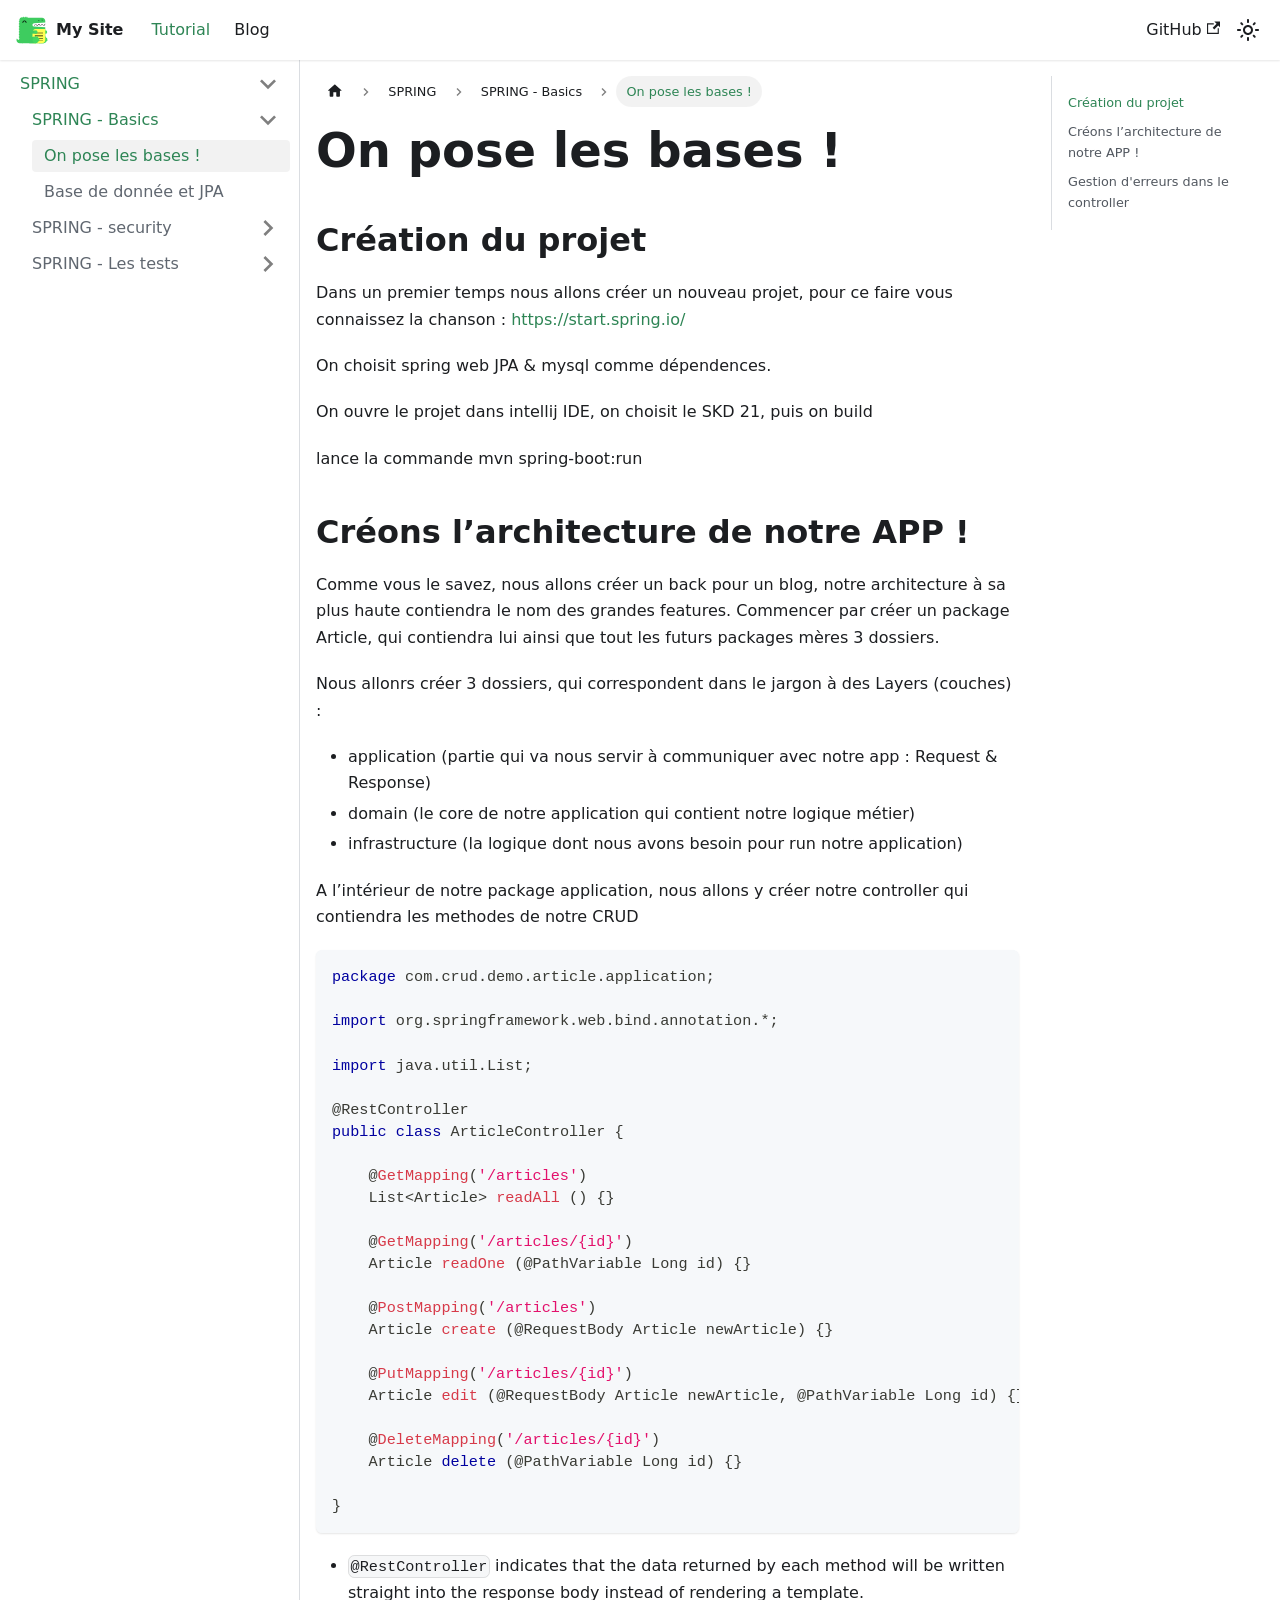
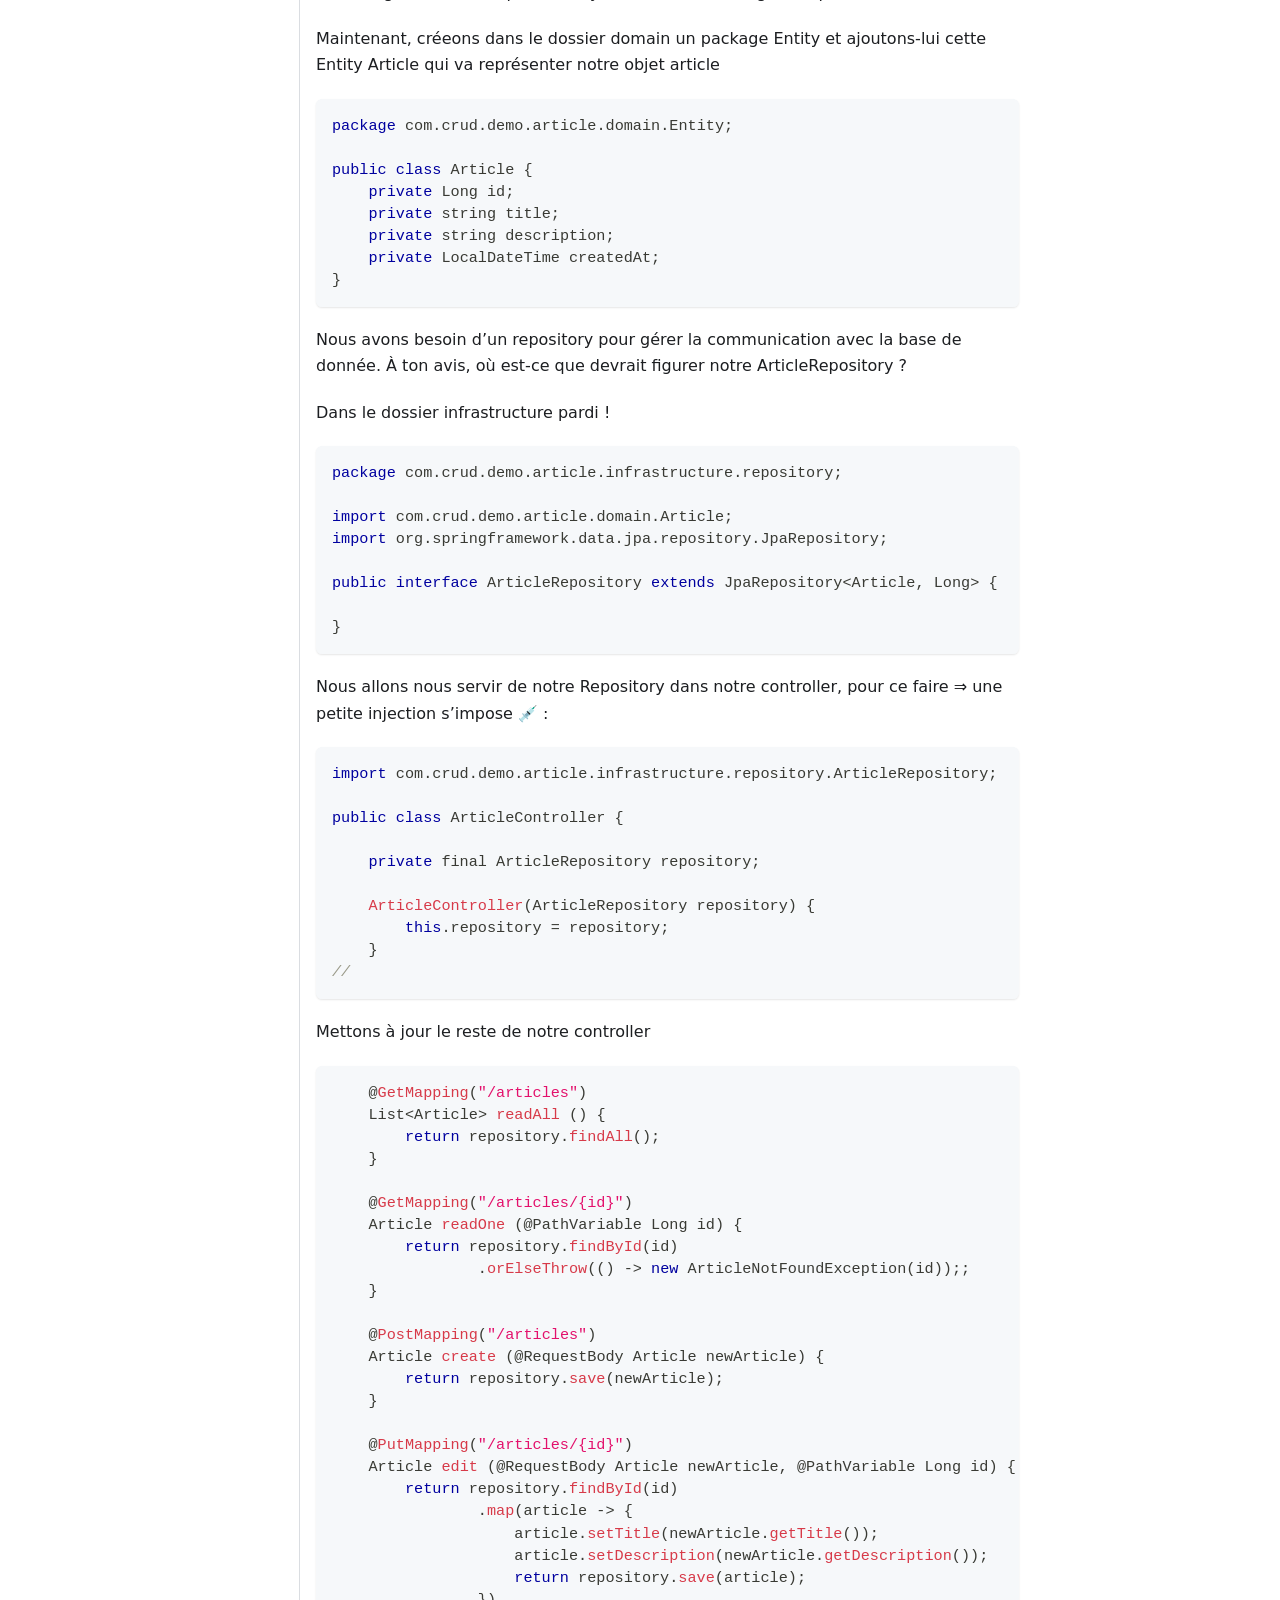
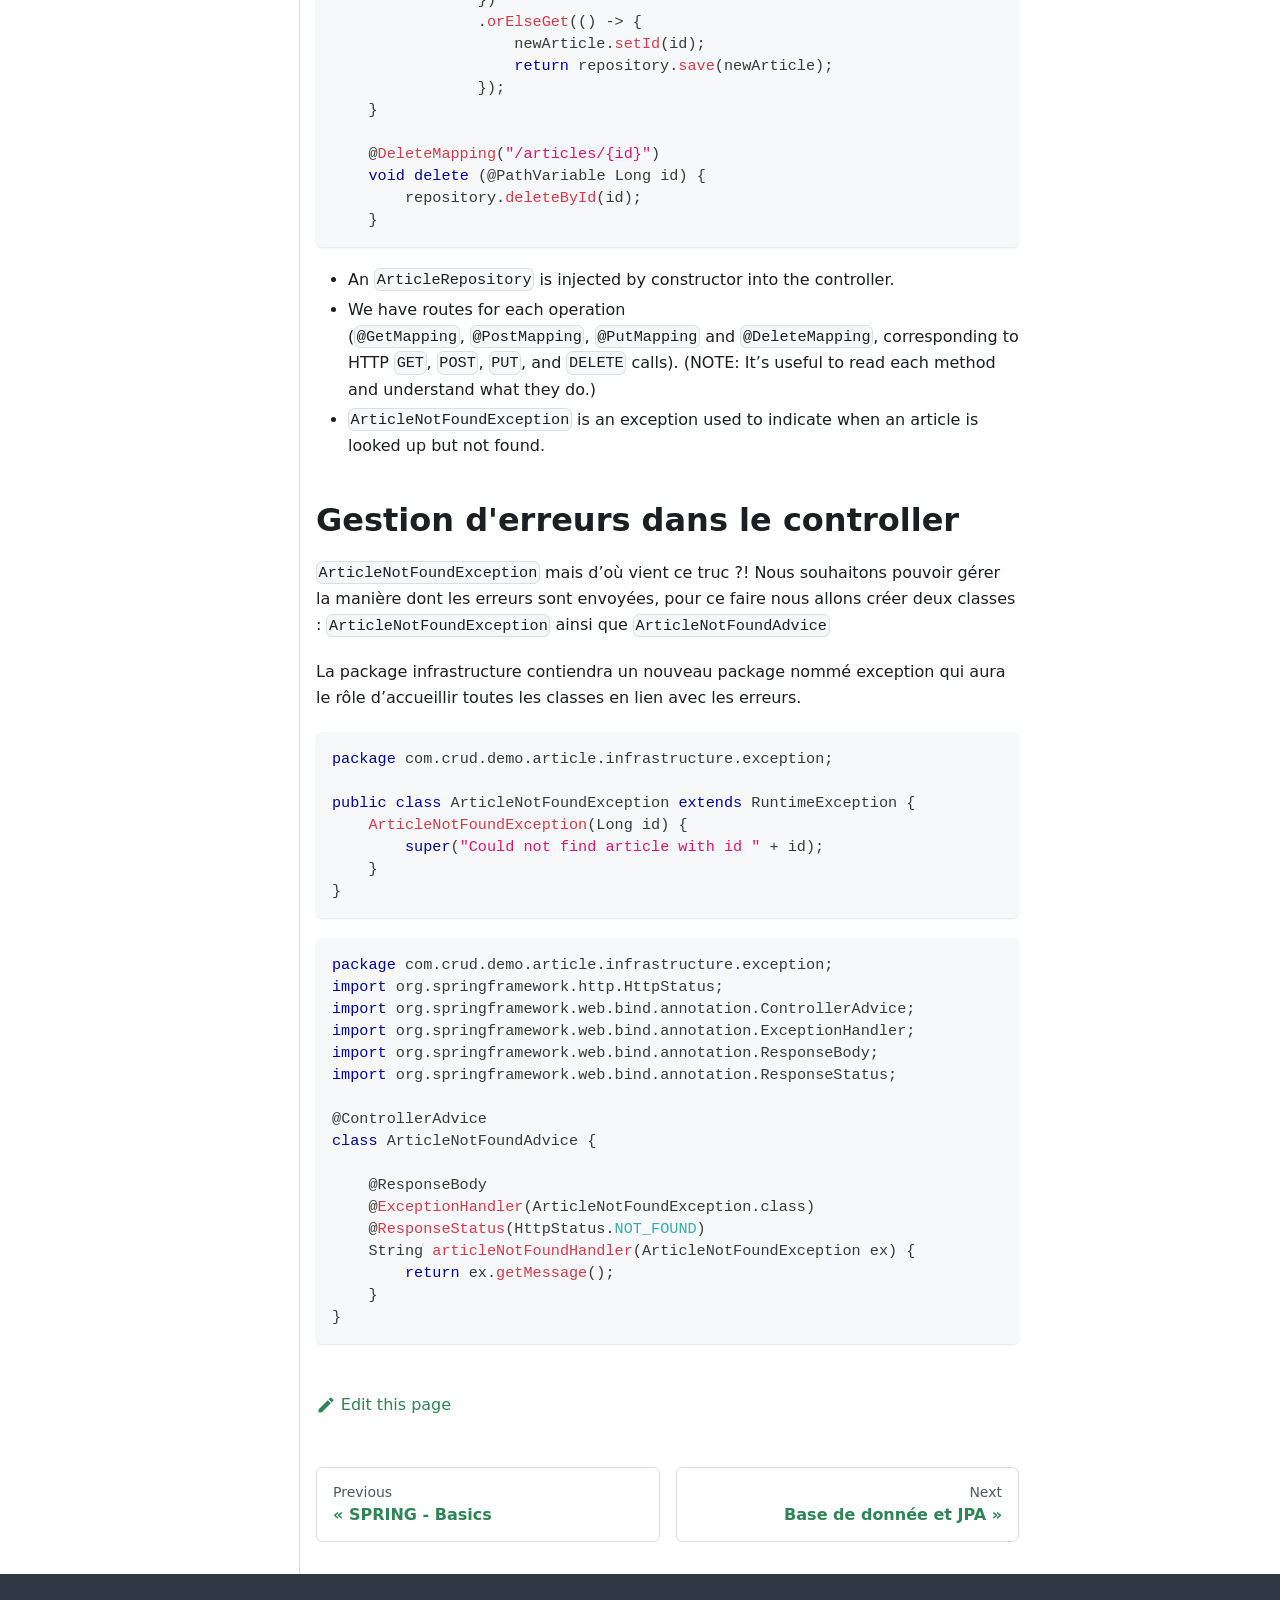
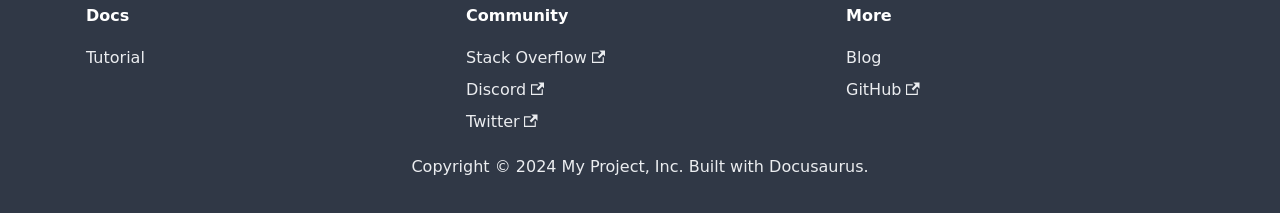
<file: docs/SPRING/tutorial-basics/first-step/index.html>
<!doctype html>
<html lang="en" dir="ltr" class="docs-wrapper plugin-docs plugin-id-default docs-version-current docs-doc-page docs-doc-id-SPRING/tutorial-basics/first-step" data-has-hydrated="false">
<head>
<meta charset="UTF-8">
<meta name="generator" content="Docusaurus v3.0.1">
<title data-rh="true">On pose les bases ! | Majid DEV</title><meta data-rh="true" name="viewport" content="width=device-width,initial-scale=1"><meta data-rh="true" name="twitter:card" content="summary_large_image"><meta data-rh="true" property="og:image" content="https://goyavebrave69.github.io/img/docusaurus-social-card.jpg"><meta data-rh="true" name="twitter:image" content="https://goyavebrave69.github.io/img/docusaurus-social-card.jpg"><meta data-rh="true" property="og:url" content="https://goyavebrave69.github.io/docs/SPRING/tutorial-basics/first-step"><meta data-rh="true" property="og:locale" content="en"><meta data-rh="true" name="docusaurus_locale" content="en"><meta data-rh="true" name="docsearch:language" content="en"><meta data-rh="true" name="docusaurus_version" content="current"><meta data-rh="true" name="docusaurus_tag" content="docs-default-current"><meta data-rh="true" name="docsearch:version" content="current"><meta data-rh="true" name="docsearch:docusaurus_tag" content="docs-default-current"><meta data-rh="true" property="og:title" content="On pose les bases ! | Majid DEV"><meta data-rh="true" name="description" content="Création du projet"><meta data-rh="true" property="og:description" content="Création du projet"><link data-rh="true" rel="icon" href="/img/favicon.ico"><link data-rh="true" rel="canonical" href="https://goyavebrave69.github.io/docs/SPRING/tutorial-basics/first-step"><link data-rh="true" rel="alternate" href="https://goyavebrave69.github.io/docs/SPRING/tutorial-basics/first-step" hreflang="en"><link data-rh="true" rel="alternate" href="https://goyavebrave69.github.io/docs/SPRING/tutorial-basics/first-step" hreflang="x-default"><link rel="stylesheet" href="/assets/css/styles.ca6c4509.css">
<script src="/assets/js/runtime~main.c9b54f58.js" defer="defer"></script>
<script src="/assets/js/main.35cfb180.js" defer="defer"></script>
</head>
<body class="navigation-with-keyboard">
<script>!function(){function t(t){document.documentElement.setAttribute("data-theme",t)}var e=function(){try{return new URLSearchParams(window.location.search).get("docusaurus-theme")}catch(t){}}()||function(){try{return localStorage.getItem("theme")}catch(t){}}();t(null!==e?e:"light")}(),function(){try{const c=new URLSearchParams(window.location.search).entries();for(var[t,e]of c)if(t.startsWith("docusaurus-data-")){var a=t.replace("docusaurus-data-","data-");document.documentElement.setAttribute(a,e)}}catch(t){}}()</script><div id="__docusaurus"><div role="region" aria-label="Skip to main content"><a class="skipToContent_fXgn" href="#__docusaurus_skipToContent_fallback">Skip to main content</a></div><nav aria-label="Main" class="navbar navbar--fixed-top"><div class="navbar__inner"><div class="navbar__items"><button aria-label="Toggle navigation bar" aria-expanded="false" class="navbar__toggle clean-btn" type="button"><svg width="30" height="30" viewBox="0 0 30 30" aria-hidden="true"><path stroke="currentColor" stroke-linecap="round" stroke-miterlimit="10" stroke-width="2" d="M4 7h22M4 15h22M4 23h22"></path></svg></button><a class="navbar__brand" href="/"><div class="navbar__logo"><img src="/img/logo.svg" alt="My Site Logo" class="themedComponent_mlkZ themedComponent--light_NVdE"><img src="/img/logo.svg" alt="My Site Logo" class="themedComponent_mlkZ themedComponent--dark_xIcU"></div><b class="navbar__title text--truncate">My Site</b></a><a aria-current="page" class="navbar__item navbar__link navbar__link--active" href="/docs/category/spring---basics">Tutorial</a><a class="navbar__item navbar__link" href="/blog">Blog</a></div><div class="navbar__items navbar__items--right"><a href="https://github.com/facebook/docusaurus" target="_blank" rel="noopener noreferrer" class="navbar__item navbar__link">GitHub<svg width="13.5" height="13.5" aria-hidden="true" viewBox="0 0 24 24" class="iconExternalLink_nPIU"><path fill="currentColor" d="M21 13v10h-21v-19h12v2h-10v15h17v-8h2zm3-12h-10.988l4.035 4-6.977 7.07 2.828 2.828 6.977-7.07 4.125 4.172v-11z"></path></svg></a><div class="toggle_vylO colorModeToggle_DEke"><button class="clean-btn toggleButton_gllP toggleButtonDisabled_aARS" type="button" disabled="" title="Switch between dark and light mode (currently light mode)" aria-label="Switch between dark and light mode (currently light mode)" aria-live="polite"><svg viewBox="0 0 24 24" width="24" height="24" class="lightToggleIcon_pyhR"><path fill="currentColor" d="M12,9c1.65,0,3,1.35,3,3s-1.35,3-3,3s-3-1.35-3-3S10.35,9,12,9 M12,7c-2.76,0-5,2.24-5,5s2.24,5,5,5s5-2.24,5-5 S14.76,7,12,7L12,7z M2,13l2,0c0.55,0,1-0.45,1-1s-0.45-1-1-1l-2,0c-0.55,0-1,0.45-1,1S1.45,13,2,13z M20,13l2,0c0.55,0,1-0.45,1-1 s-0.45-1-1-1l-2,0c-0.55,0-1,0.45-1,1S19.45,13,20,13z M11,2v2c0,0.55,0.45,1,1,1s1-0.45,1-1V2c0-0.55-0.45-1-1-1S11,1.45,11,2z M11,20v2c0,0.55,0.45,1,1,1s1-0.45,1-1v-2c0-0.55-0.45-1-1-1C11.45,19,11,19.45,11,20z M5.99,4.58c-0.39-0.39-1.03-0.39-1.41,0 c-0.39,0.39-0.39,1.03,0,1.41l1.06,1.06c0.39,0.39,1.03,0.39,1.41,0s0.39-1.03,0-1.41L5.99,4.58z M18.36,16.95 c-0.39-0.39-1.03-0.39-1.41,0c-0.39,0.39-0.39,1.03,0,1.41l1.06,1.06c0.39,0.39,1.03,0.39,1.41,0c0.39-0.39,0.39-1.03,0-1.41 L18.36,16.95z M19.42,5.99c0.39-0.39,0.39-1.03,0-1.41c-0.39-0.39-1.03-0.39-1.41,0l-1.06,1.06c-0.39,0.39-0.39,1.03,0,1.41 s1.03,0.39,1.41,0L19.42,5.99z M7.05,18.36c0.39-0.39,0.39-1.03,0-1.41c-0.39-0.39-1.03-0.39-1.41,0l-1.06,1.06 c-0.39,0.39-0.39,1.03,0,1.41s1.03,0.39,1.41,0L7.05,18.36z"></path></svg><svg viewBox="0 0 24 24" width="24" height="24" class="darkToggleIcon_wfgR"><path fill="currentColor" d="M9.37,5.51C9.19,6.15,9.1,6.82,9.1,7.5c0,4.08,3.32,7.4,7.4,7.4c0.68,0,1.35-0.09,1.99-0.27C17.45,17.19,14.93,19,12,19 c-3.86,0-7-3.14-7-7C5,9.07,6.81,6.55,9.37,5.51z M12,3c-4.97,0-9,4.03-9,9s4.03,9,9,9s9-4.03,9-9c0-0.46-0.04-0.92-0.1-1.36 c-0.98,1.37-2.58,2.26-4.4,2.26c-2.98,0-5.4-2.42-5.4-5.4c0-1.81,0.89-3.42,2.26-4.4C12.92,3.04,12.46,3,12,3L12,3z"></path></svg></button></div><div class="navbarSearchContainer_Bca1"></div></div></div><div role="presentation" class="navbar-sidebar__backdrop"></div></nav><div id="__docusaurus_skipToContent_fallback" class="main-wrapper mainWrapper_z2l0"><div class="docsWrapper_hBAB"><button aria-label="Scroll back to top" class="clean-btn theme-back-to-top-button backToTopButton_sjWU" type="button"></button><div class="docRoot_UBD9"><aside class="theme-doc-sidebar-container docSidebarContainer_YfHR"><div class="sidebarViewport_aRkj"><div class="sidebar_njMd"><nav aria-label="Docs sidebar" class="menu thin-scrollbar menu_SIkG"><ul class="theme-doc-sidebar-menu menu__list"><li class="theme-doc-sidebar-item-category theme-doc-sidebar-item-category-level-1 menu__list-item"><div class="menu__list-item-collapsible"><a class="menu__link menu__link--sublist menu__link--sublist-caret menu__link--active" aria-expanded="true" href="/docs/category/spring---basics">SPRING</a></div><ul style="display:block;overflow:visible;height:auto" class="menu__list"><li class="theme-doc-sidebar-item-category theme-doc-sidebar-item-category-level-2 menu__list-item"><div class="menu__list-item-collapsible"><a class="menu__link menu__link--sublist menu__link--active" aria-expanded="true" tabindex="0" href="/docs/category/spring---basics">SPRING - Basics</a><button aria-label="Collapse sidebar category &#x27;SPRING - Basics&#x27;" type="button" class="clean-btn menu__caret"></button></div><ul style="display:block;overflow:visible;height:auto" class="menu__list"><li class="theme-doc-sidebar-item-link theme-doc-sidebar-item-link-level-3 menu__list-item"><a class="menu__link menu__link--active" aria-current="page" tabindex="0" href="/docs/SPRING/tutorial-basics/first-step">On pose les bases !</a></li><li class="theme-doc-sidebar-item-link theme-doc-sidebar-item-link-level-3 menu__list-item"><a class="menu__link" tabindex="0" href="/docs/SPRING/tutorial-basics/db-and-jpa">Base de donnée et JPA</a></li></ul></li><li class="theme-doc-sidebar-item-category theme-doc-sidebar-item-category-level-2 menu__list-item menu__list-item--collapsed"><div class="menu__list-item-collapsible"><a class="menu__link menu__link--sublist" aria-expanded="false" tabindex="0" href="/docs/category/spring---security">SPRING - security</a><button aria-label="Expand sidebar category &#x27;SPRING - security&#x27;" type="button" class="clean-btn menu__caret"></button></div></li><li class="theme-doc-sidebar-item-category theme-doc-sidebar-item-category-level-2 menu__list-item menu__list-item--collapsed"><div class="menu__list-item-collapsible"><a class="menu__link menu__link--sublist" aria-expanded="false" tabindex="0" href="/docs/category/spring---les-tests">SPRING - Les tests</a><button aria-label="Expand sidebar category &#x27;SPRING - Les tests&#x27;" type="button" class="clean-btn menu__caret"></button></div></li></ul></li></ul></nav></div></div></aside><main class="docMainContainer_TBSr"><div class="container padding-top--md padding-bottom--lg"><div class="row"><div class="col docItemCol_VOVn"><div class="docItemContainer_Djhp"><article><nav class="theme-doc-breadcrumbs breadcrumbsContainer_Z_bl" aria-label="Breadcrumbs"><ul class="breadcrumbs" itemscope="" itemtype="https://schema.org/BreadcrumbList"><li class="breadcrumbs__item"><a aria-label="Home page" class="breadcrumbs__link" href="/"><svg viewBox="0 0 24 24" class="breadcrumbHomeIcon_YNFT"><path d="M10 19v-5h4v5c0 .55.45 1 1 1h3c.55 0 1-.45 1-1v-7h1.7c.46 0 .68-.57.33-.87L12.67 3.6c-.38-.34-.96-.34-1.34 0l-8.36 7.53c-.34.3-.13.87.33.87H5v7c0 .55.45 1 1 1h3c.55 0 1-.45 1-1z" fill="currentColor"></path></svg></a></li><li class="breadcrumbs__item"><span class="breadcrumbs__link">SPRING</span><meta itemprop="position" content="1"></li><li itemscope="" itemprop="itemListElement" itemtype="https://schema.org/ListItem" class="breadcrumbs__item"><a class="breadcrumbs__link" itemprop="item" href="/docs/category/spring---basics"><span itemprop="name">SPRING - Basics</span></a><meta itemprop="position" content="2"></li><li itemscope="" itemprop="itemListElement" itemtype="https://schema.org/ListItem" class="breadcrumbs__item breadcrumbs__item--active"><span class="breadcrumbs__link" itemprop="name">On pose les bases !</span><meta itemprop="position" content="3"></li></ul></nav><div class="tocCollapsible_ETCw theme-doc-toc-mobile tocMobile_ITEo"><button type="button" class="clean-btn tocCollapsibleButton_TO0P">On this page</button></div><div class="theme-doc-markdown markdown"><h1>On pose les bases !</h1>
<h2 class="anchor anchorWithStickyNavbar_LWe7" id="création-du-projet">Création du projet<a href="#création-du-projet" class="hash-link" aria-label="Direct link to Création du projet" title="Direct link to Création du projet">​</a></h2>
<p>Dans un premier temps nous allons créer un nouveau projet, pour ce faire vous connaissez la chanson : <a href="https://start.spring.io/" target="_blank" rel="noopener noreferrer">https://start.spring.io/</a></p>
<p>On choisit spring web JPA &amp; mysql comme dépendences.</p>
<p>On ouvre le projet dans intellij IDE, on choisit le SKD 21, puis on build</p>
<p>lance la commande mvn spring-boot<!-- -->:run</p>
<h2 class="anchor anchorWithStickyNavbar_LWe7" id="créons-larchitecture-de-notre-app-">Créons l’architecture de notre APP !<a href="#créons-larchitecture-de-notre-app-" class="hash-link" aria-label="Direct link to Créons l’architecture de notre APP !" title="Direct link to Créons l’architecture de notre APP !">​</a></h2>
<p>Comme vous le savez, nous allons créer un back pour un blog, notre architecture à sa plus haute contiendra le nom des grandes features. Commencer par créer un package Article, qui contiendra lui ainsi que tout les futurs packages mères 3 dossiers.</p>
<p>Nous allonrs créer 3 dossiers, qui correspondent dans le jargon à des Layers (couches) :</p>
<ul>
<li>application (partie qui va nous servir à communiquer avec notre app : Request &amp; Response)</li>
<li>domain (le core de notre application qui contient notre logique métier)</li>
<li>infrastructure (la logique dont nous avons besoin pour run notre application)</li>
</ul>
<p>A l’intérieur de notre package application, nous allons y créer notre controller qui contiendra les methodes de notre CRUD</p>
<div class="language-js codeBlockContainer_Ckt0 theme-code-block" style="--prism-color:#393A34;--prism-background-color:#f6f8fa"><div class="codeBlockContent_biex"><pre tabindex="0" class="prism-code language-js codeBlock_bY9V thin-scrollbar" style="color:#393A34;background-color:#f6f8fa"><code class="codeBlockLines_e6Vv"><span class="token-line" style="color:#393A34"><span class="token keyword" style="color:#00009f">package</span><span class="token plain"> com</span><span class="token punctuation" style="color:#393A34">.</span><span class="token property-access">crud</span><span class="token punctuation" style="color:#393A34">.</span><span class="token property-access">demo</span><span class="token punctuation" style="color:#393A34">.</span><span class="token property-access">article</span><span class="token punctuation" style="color:#393A34">.</span><span class="token property-access">application</span><span class="token punctuation" style="color:#393A34">;</span><span class="token plain"></span><br></span><span class="token-line" style="color:#393A34"><span class="token plain" style="display:inline-block"></span><br></span><span class="token-line" style="color:#393A34"><span class="token plain"></span><span class="token keyword module" style="color:#00009f">import</span><span class="token plain"> org</span><span class="token punctuation" style="color:#393A34">.</span><span class="token property-access">springframework</span><span class="token punctuation" style="color:#393A34">.</span><span class="token property-access">web</span><span class="token punctuation" style="color:#393A34">.</span><span class="token property-access">bind</span><span class="token punctuation" style="color:#393A34">.</span><span class="token property-access">annotation</span><span class="token punctuation" style="color:#393A34">.</span><span class="token operator" style="color:#393A34">*</span><span class="token punctuation" style="color:#393A34">;</span><span class="token plain"></span><br></span><span class="token-line" style="color:#393A34"><span class="token plain" style="display:inline-block"></span><br></span><span class="token-line" style="color:#393A34"><span class="token plain"></span><span class="token keyword module" style="color:#00009f">import</span><span class="token plain"> java</span><span class="token punctuation" style="color:#393A34">.</span><span class="token property-access">util</span><span class="token punctuation" style="color:#393A34">.</span><span class="token property-access maybe-class-name">List</span><span class="token punctuation" style="color:#393A34">;</span><span class="token plain"></span><br></span><span class="token-line" style="color:#393A34"><span class="token plain" style="display:inline-block"></span><br></span><span class="token-line" style="color:#393A34"><span class="token plain">@</span><span class="token maybe-class-name">RestController</span><span class="token plain"></span><br></span><span class="token-line" style="color:#393A34"><span class="token plain"></span><span class="token keyword" style="color:#00009f">public</span><span class="token plain"> </span><span class="token keyword" style="color:#00009f">class</span><span class="token plain"> </span><span class="token class-name">ArticleController</span><span class="token plain"> </span><span class="token punctuation" style="color:#393A34">{</span><span class="token plain"></span><br></span><span class="token-line" style="color:#393A34"><span class="token plain" style="display:inline-block"></span><br></span><span class="token-line" style="color:#393A34"><span class="token plain">    @</span><span class="token function maybe-class-name" style="color:#d73a49">GetMapping</span><span class="token punctuation" style="color:#393A34">(</span><span class="token string" style="color:#e3116c">&#x27;/articles&#x27;</span><span class="token punctuation" style="color:#393A34">)</span><span class="token plain"></span><br></span><span class="token-line" style="color:#393A34"><span class="token plain">    </span><span class="token maybe-class-name">List</span><span class="token operator" style="color:#393A34">&lt;</span><span class="token maybe-class-name">Article</span><span class="token operator" style="color:#393A34">&gt;</span><span class="token plain"> </span><span class="token function" style="color:#d73a49">readAll</span><span class="token plain"> </span><span class="token punctuation" style="color:#393A34">(</span><span class="token punctuation" style="color:#393A34">)</span><span class="token plain"> </span><span class="token punctuation" style="color:#393A34">{</span><span class="token punctuation" style="color:#393A34">}</span><span class="token plain"></span><br></span><span class="token-line" style="color:#393A34"><span class="token plain" style="display:inline-block"></span><br></span><span class="token-line" style="color:#393A34"><span class="token plain">    @</span><span class="token function maybe-class-name" style="color:#d73a49">GetMapping</span><span class="token punctuation" style="color:#393A34">(</span><span class="token string" style="color:#e3116c">&#x27;/articles/{id}&#x27;</span><span class="token punctuation" style="color:#393A34">)</span><span class="token plain"></span><br></span><span class="token-line" style="color:#393A34"><span class="token plain">    </span><span class="token maybe-class-name">Article</span><span class="token plain"> </span><span class="token function" style="color:#d73a49">readOne</span><span class="token plain"> </span><span class="token punctuation" style="color:#393A34">(</span><span class="token parameter">@</span><span class="token parameter maybe-class-name">PathVariable</span><span class="token parameter"> </span><span class="token parameter maybe-class-name">Long</span><span class="token parameter"> id</span><span class="token punctuation" style="color:#393A34">)</span><span class="token plain"> </span><span class="token punctuation" style="color:#393A34">{</span><span class="token punctuation" style="color:#393A34">}</span><span class="token plain"></span><br></span><span class="token-line" style="color:#393A34"><span class="token plain" style="display:inline-block"></span><br></span><span class="token-line" style="color:#393A34"><span class="token plain">    @</span><span class="token function maybe-class-name" style="color:#d73a49">PostMapping</span><span class="token punctuation" style="color:#393A34">(</span><span class="token string" style="color:#e3116c">&#x27;/articles&#x27;</span><span class="token punctuation" style="color:#393A34">)</span><span class="token plain"></span><br></span><span class="token-line" style="color:#393A34"><span class="token plain">    </span><span class="token maybe-class-name">Article</span><span class="token plain"> </span><span class="token function" style="color:#d73a49">create</span><span class="token plain"> </span><span class="token punctuation" style="color:#393A34">(</span><span class="token parameter">@</span><span class="token parameter maybe-class-name">RequestBody</span><span class="token parameter"> </span><span class="token parameter maybe-class-name">Article</span><span class="token parameter"> newArticle</span><span class="token punctuation" style="color:#393A34">)</span><span class="token plain"> </span><span class="token punctuation" style="color:#393A34">{</span><span class="token punctuation" style="color:#393A34">}</span><span class="token plain"></span><br></span><span class="token-line" style="color:#393A34"><span class="token plain" style="display:inline-block"></span><br></span><span class="token-line" style="color:#393A34"><span class="token plain">    @</span><span class="token function maybe-class-name" style="color:#d73a49">PutMapping</span><span class="token punctuation" style="color:#393A34">(</span><span class="token string" style="color:#e3116c">&#x27;/articles/{id}&#x27;</span><span class="token punctuation" style="color:#393A34">)</span><span class="token plain"></span><br></span><span class="token-line" style="color:#393A34"><span class="token plain">    </span><span class="token maybe-class-name">Article</span><span class="token plain"> </span><span class="token function" style="color:#d73a49">edit</span><span class="token plain"> </span><span class="token punctuation" style="color:#393A34">(</span><span class="token parameter">@</span><span class="token parameter maybe-class-name">RequestBody</span><span class="token parameter"> </span><span class="token parameter maybe-class-name">Article</span><span class="token parameter"> newArticle</span><span class="token parameter punctuation" style="color:#393A34">,</span><span class="token parameter"> @</span><span class="token parameter maybe-class-name">PathVariable</span><span class="token parameter"> </span><span class="token parameter maybe-class-name">Long</span><span class="token parameter"> id</span><span class="token punctuation" style="color:#393A34">)</span><span class="token plain"> </span><span class="token punctuation" style="color:#393A34">{</span><span class="token punctuation" style="color:#393A34">}</span><span class="token plain"></span><br></span><span class="token-line" style="color:#393A34"><span class="token plain" style="display:inline-block"></span><br></span><span class="token-line" style="color:#393A34"><span class="token plain">    @</span><span class="token function maybe-class-name" style="color:#d73a49">DeleteMapping</span><span class="token punctuation" style="color:#393A34">(</span><span class="token string" style="color:#e3116c">&#x27;/articles/{id}&#x27;</span><span class="token punctuation" style="color:#393A34">)</span><span class="token plain"></span><br></span><span class="token-line" style="color:#393A34"><span class="token plain">    </span><span class="token maybe-class-name">Article</span><span class="token plain"> </span><span class="token keyword" style="color:#00009f">delete</span><span class="token plain"> </span><span class="token punctuation" style="color:#393A34">(</span><span class="token plain">@</span><span class="token maybe-class-name">PathVariable</span><span class="token plain"> </span><span class="token maybe-class-name">Long</span><span class="token plain"> id</span><span class="token punctuation" style="color:#393A34">)</span><span class="token plain"> </span><span class="token punctuation" style="color:#393A34">{</span><span class="token punctuation" style="color:#393A34">}</span><span class="token plain"></span><br></span><span class="token-line" style="color:#393A34"><span class="token plain">    </span><br></span><span class="token-line" style="color:#393A34"><span class="token plain"></span><span class="token punctuation" style="color:#393A34">}</span><br></span></code></pre><div class="buttonGroup__atx"><button type="button" aria-label="Copy code to clipboard" title="Copy" class="clean-btn"><span class="copyButtonIcons_eSgA" aria-hidden="true"><svg viewBox="0 0 24 24" class="copyButtonIcon_y97N"><path fill="currentColor" d="M19,21H8V7H19M19,5H8A2,2 0 0,0 6,7V21A2,2 0 0,0 8,23H19A2,2 0 0,0 21,21V7A2,2 0 0,0 19,5M16,1H4A2,2 0 0,0 2,3V17H4V3H16V1Z"></path></svg><svg viewBox="0 0 24 24" class="copyButtonSuccessIcon_LjdS"><path fill="currentColor" d="M21,7L9,19L3.5,13.5L4.91,12.09L9,16.17L19.59,5.59L21,7Z"></path></svg></span></button></div></div></div>
<ul>
<li><code>@RestController</code> indicates that the data returned by each method will be written straight into the response body instead of rendering a template.</li>
</ul>
<p>Maintenant, créeons dans le dossier domain un package Entity et ajoutons-lui cette Entity Article qui va représenter notre objet article</p>
<div class="language-js codeBlockContainer_Ckt0 theme-code-block" style="--prism-color:#393A34;--prism-background-color:#f6f8fa"><div class="codeBlockContent_biex"><pre tabindex="0" class="prism-code language-js codeBlock_bY9V thin-scrollbar" style="color:#393A34;background-color:#f6f8fa"><code class="codeBlockLines_e6Vv"><span class="token-line" style="color:#393A34"><span class="token keyword" style="color:#00009f">package</span><span class="token plain"> com</span><span class="token punctuation" style="color:#393A34">.</span><span class="token property-access">crud</span><span class="token punctuation" style="color:#393A34">.</span><span class="token property-access">demo</span><span class="token punctuation" style="color:#393A34">.</span><span class="token property-access">article</span><span class="token punctuation" style="color:#393A34">.</span><span class="token property-access">domain</span><span class="token punctuation" style="color:#393A34">.</span><span class="token property-access maybe-class-name">Entity</span><span class="token punctuation" style="color:#393A34">;</span><span class="token plain"></span><br></span><span class="token-line" style="color:#393A34"><span class="token plain" style="display:inline-block"></span><br></span><span class="token-line" style="color:#393A34"><span class="token plain"></span><span class="token keyword" style="color:#00009f">public</span><span class="token plain"> </span><span class="token keyword" style="color:#00009f">class</span><span class="token plain"> </span><span class="token class-name">Article</span><span class="token plain"> </span><span class="token punctuation" style="color:#393A34">{</span><span class="token plain"></span><br></span><span class="token-line" style="color:#393A34"><span class="token plain">    </span><span class="token keyword" style="color:#00009f">private</span><span class="token plain"> </span><span class="token maybe-class-name">Long</span><span class="token plain"> id</span><span class="token punctuation" style="color:#393A34">;</span><span class="token plain"></span><br></span><span class="token-line" style="color:#393A34"><span class="token plain">    </span><span class="token keyword" style="color:#00009f">private</span><span class="token plain"> string title</span><span class="token punctuation" style="color:#393A34">;</span><span class="token plain"></span><br></span><span class="token-line" style="color:#393A34"><span class="token plain">    </span><span class="token keyword" style="color:#00009f">private</span><span class="token plain"> string description</span><span class="token punctuation" style="color:#393A34">;</span><span class="token plain"></span><br></span><span class="token-line" style="color:#393A34"><span class="token plain">    </span><span class="token keyword" style="color:#00009f">private</span><span class="token plain"> </span><span class="token maybe-class-name">LocalDateTime</span><span class="token plain"> createdAt</span><span class="token punctuation" style="color:#393A34">;</span><span class="token plain"></span><br></span><span class="token-line" style="color:#393A34"><span class="token plain"></span><span class="token punctuation" style="color:#393A34">}</span><br></span></code></pre><div class="buttonGroup__atx"><button type="button" aria-label="Copy code to clipboard" title="Copy" class="clean-btn"><span class="copyButtonIcons_eSgA" aria-hidden="true"><svg viewBox="0 0 24 24" class="copyButtonIcon_y97N"><path fill="currentColor" d="M19,21H8V7H19M19,5H8A2,2 0 0,0 6,7V21A2,2 0 0,0 8,23H19A2,2 0 0,0 21,21V7A2,2 0 0,0 19,5M16,1H4A2,2 0 0,0 2,3V17H4V3H16V1Z"></path></svg><svg viewBox="0 0 24 24" class="copyButtonSuccessIcon_LjdS"><path fill="currentColor" d="M21,7L9,19L3.5,13.5L4.91,12.09L9,16.17L19.59,5.59L21,7Z"></path></svg></span></button></div></div></div>
<p>Nous avons besoin d’un repository pour gérer la communication avec la base de donnée.
À ton avis, où est-ce que devrait figurer notre ArticleRepository ?</p>
<p>Dans le dossier infrastructure pardi !</p>
<div class="language-js codeBlockContainer_Ckt0 theme-code-block" style="--prism-color:#393A34;--prism-background-color:#f6f8fa"><div class="codeBlockContent_biex"><pre tabindex="0" class="prism-code language-js codeBlock_bY9V thin-scrollbar" style="color:#393A34;background-color:#f6f8fa"><code class="codeBlockLines_e6Vv"><span class="token-line" style="color:#393A34"><span class="token keyword" style="color:#00009f">package</span><span class="token plain"> com</span><span class="token punctuation" style="color:#393A34">.</span><span class="token property-access">crud</span><span class="token punctuation" style="color:#393A34">.</span><span class="token property-access">demo</span><span class="token punctuation" style="color:#393A34">.</span><span class="token property-access">article</span><span class="token punctuation" style="color:#393A34">.</span><span class="token property-access">infrastructure</span><span class="token punctuation" style="color:#393A34">.</span><span class="token property-access">repository</span><span class="token punctuation" style="color:#393A34">;</span><span class="token plain"></span><br></span><span class="token-line" style="color:#393A34"><span class="token plain" style="display:inline-block"></span><br></span><span class="token-line" style="color:#393A34"><span class="token plain"></span><span class="token keyword module" style="color:#00009f">import</span><span class="token plain"> com</span><span class="token punctuation" style="color:#393A34">.</span><span class="token property-access">crud</span><span class="token punctuation" style="color:#393A34">.</span><span class="token property-access">demo</span><span class="token punctuation" style="color:#393A34">.</span><span class="token property-access">article</span><span class="token punctuation" style="color:#393A34">.</span><span class="token property-access">domain</span><span class="token punctuation" style="color:#393A34">.</span><span class="token property-access maybe-class-name">Article</span><span class="token punctuation" style="color:#393A34">;</span><span class="token plain"></span><br></span><span class="token-line" style="color:#393A34"><span class="token plain"></span><span class="token keyword module" style="color:#00009f">import</span><span class="token plain"> org</span><span class="token punctuation" style="color:#393A34">.</span><span class="token property-access">springframework</span><span class="token punctuation" style="color:#393A34">.</span><span class="token property-access">data</span><span class="token punctuation" style="color:#393A34">.</span><span class="token property-access">jpa</span><span class="token punctuation" style="color:#393A34">.</span><span class="token property-access">repository</span><span class="token punctuation" style="color:#393A34">.</span><span class="token property-access maybe-class-name">JpaRepository</span><span class="token punctuation" style="color:#393A34">;</span><span class="token plain"></span><br></span><span class="token-line" style="color:#393A34"><span class="token plain" style="display:inline-block"></span><br></span><span class="token-line" style="color:#393A34"><span class="token plain"></span><span class="token keyword" style="color:#00009f">public</span><span class="token plain"> </span><span class="token keyword" style="color:#00009f">interface</span><span class="token plain"> </span><span class="token class-name">ArticleRepository</span><span class="token plain"> </span><span class="token keyword" style="color:#00009f">extends</span><span class="token plain"> </span><span class="token class-name">JpaRepository</span><span class="token operator" style="color:#393A34">&lt;</span><span class="token maybe-class-name">Article</span><span class="token punctuation" style="color:#393A34">,</span><span class="token plain"> </span><span class="token maybe-class-name">Long</span><span class="token operator" style="color:#393A34">&gt;</span><span class="token plain"> </span><span class="token punctuation" style="color:#393A34">{</span><span class="token plain"></span><br></span><span class="token-line" style="color:#393A34"><span class="token plain">    </span><br></span><span class="token-line" style="color:#393A34"><span class="token plain"></span><span class="token punctuation" style="color:#393A34">}</span><br></span></code></pre><div class="buttonGroup__atx"><button type="button" aria-label="Copy code to clipboard" title="Copy" class="clean-btn"><span class="copyButtonIcons_eSgA" aria-hidden="true"><svg viewBox="0 0 24 24" class="copyButtonIcon_y97N"><path fill="currentColor" d="M19,21H8V7H19M19,5H8A2,2 0 0,0 6,7V21A2,2 0 0,0 8,23H19A2,2 0 0,0 21,21V7A2,2 0 0,0 19,5M16,1H4A2,2 0 0,0 2,3V17H4V3H16V1Z"></path></svg><svg viewBox="0 0 24 24" class="copyButtonSuccessIcon_LjdS"><path fill="currentColor" d="M21,7L9,19L3.5,13.5L4.91,12.09L9,16.17L19.59,5.59L21,7Z"></path></svg></span></button></div></div></div>
<p>Nous allons nous servir de notre Repository dans notre controller, pour ce faire ⇒ une petite injection s’impose 💉 :</p>
<div class="language-js codeBlockContainer_Ckt0 theme-code-block" style="--prism-color:#393A34;--prism-background-color:#f6f8fa"><div class="codeBlockContent_biex"><pre tabindex="0" class="prism-code language-js codeBlock_bY9V thin-scrollbar" style="color:#393A34;background-color:#f6f8fa"><code class="codeBlockLines_e6Vv"><span class="token-line" style="color:#393A34"><span class="token keyword module" style="color:#00009f">import</span><span class="token plain"> com</span><span class="token punctuation" style="color:#393A34">.</span><span class="token property-access">crud</span><span class="token punctuation" style="color:#393A34">.</span><span class="token property-access">demo</span><span class="token punctuation" style="color:#393A34">.</span><span class="token property-access">article</span><span class="token punctuation" style="color:#393A34">.</span><span class="token property-access">infrastructure</span><span class="token punctuation" style="color:#393A34">.</span><span class="token property-access">repository</span><span class="token punctuation" style="color:#393A34">.</span><span class="token property-access maybe-class-name">ArticleRepository</span><span class="token punctuation" style="color:#393A34">;</span><span class="token plain"></span><br></span><span class="token-line" style="color:#393A34"><span class="token plain" style="display:inline-block"></span><br></span><span class="token-line" style="color:#393A34"><span class="token plain"></span><span class="token keyword" style="color:#00009f">public</span><span class="token plain"> </span><span class="token keyword" style="color:#00009f">class</span><span class="token plain"> </span><span class="token class-name">ArticleController</span><span class="token plain"> </span><span class="token punctuation" style="color:#393A34">{</span><span class="token plain"></span><br></span><span class="token-line" style="color:#393A34"><span class="token plain" style="display:inline-block"></span><br></span><span class="token-line" style="color:#393A34"><span class="token plain">    </span><span class="token keyword" style="color:#00009f">private</span><span class="token plain"> final </span><span class="token maybe-class-name">ArticleRepository</span><span class="token plain"> repository</span><span class="token punctuation" style="color:#393A34">;</span><span class="token plain"></span><br></span><span class="token-line" style="color:#393A34"><span class="token plain" style="display:inline-block"></span><br></span><span class="token-line" style="color:#393A34"><span class="token plain">    </span><span class="token function maybe-class-name" style="color:#d73a49">ArticleController</span><span class="token punctuation" style="color:#393A34">(</span><span class="token parameter maybe-class-name">ArticleRepository</span><span class="token parameter"> repository</span><span class="token punctuation" style="color:#393A34">)</span><span class="token plain"> </span><span class="token punctuation" style="color:#393A34">{</span><span class="token plain"></span><br></span><span class="token-line" style="color:#393A34"><span class="token plain">        </span><span class="token keyword" style="color:#00009f">this</span><span class="token punctuation" style="color:#393A34">.</span><span class="token property-access">repository</span><span class="token plain"> </span><span class="token operator" style="color:#393A34">=</span><span class="token plain"> repository</span><span class="token punctuation" style="color:#393A34">;</span><span class="token plain"></span><br></span><span class="token-line" style="color:#393A34"><span class="token plain">    </span><span class="token punctuation" style="color:#393A34">}</span><span class="token plain"></span><br></span><span class="token-line" style="color:#393A34"><span class="token plain"></span><span class="token comment" style="color:#999988;font-style:italic">//</span><br></span></code></pre><div class="buttonGroup__atx"><button type="button" aria-label="Copy code to clipboard" title="Copy" class="clean-btn"><span class="copyButtonIcons_eSgA" aria-hidden="true"><svg viewBox="0 0 24 24" class="copyButtonIcon_y97N"><path fill="currentColor" d="M19,21H8V7H19M19,5H8A2,2 0 0,0 6,7V21A2,2 0 0,0 8,23H19A2,2 0 0,0 21,21V7A2,2 0 0,0 19,5M16,1H4A2,2 0 0,0 2,3V17H4V3H16V1Z"></path></svg><svg viewBox="0 0 24 24" class="copyButtonSuccessIcon_LjdS"><path fill="currentColor" d="M21,7L9,19L3.5,13.5L4.91,12.09L9,16.17L19.59,5.59L21,7Z"></path></svg></span></button></div></div></div>
<p>Mettons à jour le reste de notre controller</p>
<div class="language-js codeBlockContainer_Ckt0 theme-code-block" style="--prism-color:#393A34;--prism-background-color:#f6f8fa"><div class="codeBlockContent_biex"><pre tabindex="0" class="prism-code language-js codeBlock_bY9V thin-scrollbar" style="color:#393A34;background-color:#f6f8fa"><code class="codeBlockLines_e6Vv"><span class="token-line" style="color:#393A34"><span class="token plain">    @</span><span class="token function maybe-class-name" style="color:#d73a49">GetMapping</span><span class="token punctuation" style="color:#393A34">(</span><span class="token string" style="color:#e3116c">&quot;/articles&quot;</span><span class="token punctuation" style="color:#393A34">)</span><span class="token plain"></span><br></span><span class="token-line" style="color:#393A34"><span class="token plain">    </span><span class="token maybe-class-name">List</span><span class="token operator" style="color:#393A34">&lt;</span><span class="token maybe-class-name">Article</span><span class="token operator" style="color:#393A34">&gt;</span><span class="token plain"> </span><span class="token function" style="color:#d73a49">readAll</span><span class="token plain"> </span><span class="token punctuation" style="color:#393A34">(</span><span class="token punctuation" style="color:#393A34">)</span><span class="token plain"> </span><span class="token punctuation" style="color:#393A34">{</span><span class="token plain"></span><br></span><span class="token-line" style="color:#393A34"><span class="token plain">        </span><span class="token keyword control-flow" style="color:#00009f">return</span><span class="token plain"> repository</span><span class="token punctuation" style="color:#393A34">.</span><span class="token method function property-access" style="color:#d73a49">findAll</span><span class="token punctuation" style="color:#393A34">(</span><span class="token punctuation" style="color:#393A34">)</span><span class="token punctuation" style="color:#393A34">;</span><span class="token plain"></span><br></span><span class="token-line" style="color:#393A34"><span class="token plain">    </span><span class="token punctuation" style="color:#393A34">}</span><span class="token plain"></span><br></span><span class="token-line" style="color:#393A34"><span class="token plain" style="display:inline-block"></span><br></span><span class="token-line" style="color:#393A34"><span class="token plain">    @</span><span class="token function maybe-class-name" style="color:#d73a49">GetMapping</span><span class="token punctuation" style="color:#393A34">(</span><span class="token string" style="color:#e3116c">&quot;/articles/{id}&quot;</span><span class="token punctuation" style="color:#393A34">)</span><span class="token plain"></span><br></span><span class="token-line" style="color:#393A34"><span class="token plain">    </span><span class="token maybe-class-name">Article</span><span class="token plain"> </span><span class="token function" style="color:#d73a49">readOne</span><span class="token plain"> </span><span class="token punctuation" style="color:#393A34">(</span><span class="token parameter">@</span><span class="token parameter maybe-class-name">PathVariable</span><span class="token parameter"> </span><span class="token parameter maybe-class-name">Long</span><span class="token parameter"> id</span><span class="token punctuation" style="color:#393A34">)</span><span class="token plain"> </span><span class="token punctuation" style="color:#393A34">{</span><span class="token plain"></span><br></span><span class="token-line" style="color:#393A34"><span class="token plain">        </span><span class="token keyword control-flow" style="color:#00009f">return</span><span class="token plain"> repository</span><span class="token punctuation" style="color:#393A34">.</span><span class="token method function property-access" style="color:#d73a49">findById</span><span class="token punctuation" style="color:#393A34">(</span><span class="token plain">id</span><span class="token punctuation" style="color:#393A34">)</span><span class="token plain"></span><br></span><span class="token-line" style="color:#393A34"><span class="token plain">                </span><span class="token punctuation" style="color:#393A34">.</span><span class="token method function property-access" style="color:#d73a49">orElseThrow</span><span class="token punctuation" style="color:#393A34">(</span><span class="token punctuation" style="color:#393A34">(</span><span class="token punctuation" style="color:#393A34">)</span><span class="token plain"> </span><span class="token operator" style="color:#393A34">-</span><span class="token operator" style="color:#393A34">&gt;</span><span class="token plain"> </span><span class="token keyword" style="color:#00009f">new</span><span class="token plain"> </span><span class="token class-name">ArticleNotFoundException</span><span class="token punctuation" style="color:#393A34">(</span><span class="token plain">id</span><span class="token punctuation" style="color:#393A34">)</span><span class="token punctuation" style="color:#393A34">)</span><span class="token punctuation" style="color:#393A34">;</span><span class="token punctuation" style="color:#393A34">;</span><span class="token plain"></span><br></span><span class="token-line" style="color:#393A34"><span class="token plain">    </span><span class="token punctuation" style="color:#393A34">}</span><span class="token plain"></span><br></span><span class="token-line" style="color:#393A34"><span class="token plain" style="display:inline-block"></span><br></span><span class="token-line" style="color:#393A34"><span class="token plain">    @</span><span class="token function maybe-class-name" style="color:#d73a49">PostMapping</span><span class="token punctuation" style="color:#393A34">(</span><span class="token string" style="color:#e3116c">&quot;/articles&quot;</span><span class="token punctuation" style="color:#393A34">)</span><span class="token plain"></span><br></span><span class="token-line" style="color:#393A34"><span class="token plain">    </span><span class="token maybe-class-name">Article</span><span class="token plain"> </span><span class="token function" style="color:#d73a49">create</span><span class="token plain"> </span><span class="token punctuation" style="color:#393A34">(</span><span class="token parameter">@</span><span class="token parameter maybe-class-name">RequestBody</span><span class="token parameter"> </span><span class="token parameter maybe-class-name">Article</span><span class="token parameter"> newArticle</span><span class="token punctuation" style="color:#393A34">)</span><span class="token plain"> </span><span class="token punctuation" style="color:#393A34">{</span><span class="token plain"></span><br></span><span class="token-line" style="color:#393A34"><span class="token plain">        </span><span class="token keyword control-flow" style="color:#00009f">return</span><span class="token plain"> repository</span><span class="token punctuation" style="color:#393A34">.</span><span class="token method function property-access" style="color:#d73a49">save</span><span class="token punctuation" style="color:#393A34">(</span><span class="token plain">newArticle</span><span class="token punctuation" style="color:#393A34">)</span><span class="token punctuation" style="color:#393A34">;</span><span class="token plain"></span><br></span><span class="token-line" style="color:#393A34"><span class="token plain">    </span><span class="token punctuation" style="color:#393A34">}</span><span class="token plain"></span><br></span><span class="token-line" style="color:#393A34"><span class="token plain" style="display:inline-block"></span><br></span><span class="token-line" style="color:#393A34"><span class="token plain">    @</span><span class="token function maybe-class-name" style="color:#d73a49">PutMapping</span><span class="token punctuation" style="color:#393A34">(</span><span class="token string" style="color:#e3116c">&quot;/articles/{id}&quot;</span><span class="token punctuation" style="color:#393A34">)</span><span class="token plain"></span><br></span><span class="token-line" style="color:#393A34"><span class="token plain">    </span><span class="token maybe-class-name">Article</span><span class="token plain"> </span><span class="token function" style="color:#d73a49">edit</span><span class="token plain"> </span><span class="token punctuation" style="color:#393A34">(</span><span class="token parameter">@</span><span class="token parameter maybe-class-name">RequestBody</span><span class="token parameter"> </span><span class="token parameter maybe-class-name">Article</span><span class="token parameter"> newArticle</span><span class="token parameter punctuation" style="color:#393A34">,</span><span class="token parameter"> @</span><span class="token parameter maybe-class-name">PathVariable</span><span class="token parameter"> </span><span class="token parameter maybe-class-name">Long</span><span class="token parameter"> id</span><span class="token punctuation" style="color:#393A34">)</span><span class="token plain"> </span><span class="token punctuation" style="color:#393A34">{</span><span class="token plain"></span><br></span><span class="token-line" style="color:#393A34"><span class="token plain">        </span><span class="token keyword control-flow" style="color:#00009f">return</span><span class="token plain"> repository</span><span class="token punctuation" style="color:#393A34">.</span><span class="token method function property-access" style="color:#d73a49">findById</span><span class="token punctuation" style="color:#393A34">(</span><span class="token plain">id</span><span class="token punctuation" style="color:#393A34">)</span><span class="token plain"></span><br></span><span class="token-line" style="color:#393A34"><span class="token plain">                </span><span class="token punctuation" style="color:#393A34">.</span><span class="token method function property-access" style="color:#d73a49">map</span><span class="token punctuation" style="color:#393A34">(</span><span class="token plain">article </span><span class="token operator" style="color:#393A34">-</span><span class="token operator" style="color:#393A34">&gt;</span><span class="token plain"> </span><span class="token punctuation" style="color:#393A34">{</span><span class="token plain"></span><br></span><span class="token-line" style="color:#393A34"><span class="token plain">                    article</span><span class="token punctuation" style="color:#393A34">.</span><span class="token method function property-access" style="color:#d73a49">setTitle</span><span class="token punctuation" style="color:#393A34">(</span><span class="token plain">newArticle</span><span class="token punctuation" style="color:#393A34">.</span><span class="token method function property-access" style="color:#d73a49">getTitle</span><span class="token punctuation" style="color:#393A34">(</span><span class="token punctuation" style="color:#393A34">)</span><span class="token punctuation" style="color:#393A34">)</span><span class="token punctuation" style="color:#393A34">;</span><span class="token plain"></span><br></span><span class="token-line" style="color:#393A34"><span class="token plain">                    article</span><span class="token punctuation" style="color:#393A34">.</span><span class="token method function property-access" style="color:#d73a49">setDescription</span><span class="token punctuation" style="color:#393A34">(</span><span class="token plain">newArticle</span><span class="token punctuation" style="color:#393A34">.</span><span class="token method function property-access" style="color:#d73a49">getDescription</span><span class="token punctuation" style="color:#393A34">(</span><span class="token punctuation" style="color:#393A34">)</span><span class="token punctuation" style="color:#393A34">)</span><span class="token punctuation" style="color:#393A34">;</span><span class="token plain"></span><br></span><span class="token-line" style="color:#393A34"><span class="token plain">                    </span><span class="token keyword control-flow" style="color:#00009f">return</span><span class="token plain"> repository</span><span class="token punctuation" style="color:#393A34">.</span><span class="token method function property-access" style="color:#d73a49">save</span><span class="token punctuation" style="color:#393A34">(</span><span class="token plain">article</span><span class="token punctuation" style="color:#393A34">)</span><span class="token punctuation" style="color:#393A34">;</span><span class="token plain"></span><br></span><span class="token-line" style="color:#393A34"><span class="token plain">                </span><span class="token punctuation" style="color:#393A34">}</span><span class="token punctuation" style="color:#393A34">)</span><span class="token plain"></span><br></span><span class="token-line" style="color:#393A34"><span class="token plain">                </span><span class="token punctuation" style="color:#393A34">.</span><span class="token method function property-access" style="color:#d73a49">orElseGet</span><span class="token punctuation" style="color:#393A34">(</span><span class="token punctuation" style="color:#393A34">(</span><span class="token punctuation" style="color:#393A34">)</span><span class="token plain"> </span><span class="token operator" style="color:#393A34">-</span><span class="token operator" style="color:#393A34">&gt;</span><span class="token plain"> </span><span class="token punctuation" style="color:#393A34">{</span><span class="token plain"></span><br></span><span class="token-line" style="color:#393A34"><span class="token plain">                    newArticle</span><span class="token punctuation" style="color:#393A34">.</span><span class="token method function property-access" style="color:#d73a49">setId</span><span class="token punctuation" style="color:#393A34">(</span><span class="token plain">id</span><span class="token punctuation" style="color:#393A34">)</span><span class="token punctuation" style="color:#393A34">;</span><span class="token plain"></span><br></span><span class="token-line" style="color:#393A34"><span class="token plain">                    </span><span class="token keyword control-flow" style="color:#00009f">return</span><span class="token plain"> repository</span><span class="token punctuation" style="color:#393A34">.</span><span class="token method function property-access" style="color:#d73a49">save</span><span class="token punctuation" style="color:#393A34">(</span><span class="token plain">newArticle</span><span class="token punctuation" style="color:#393A34">)</span><span class="token punctuation" style="color:#393A34">;</span><span class="token plain"></span><br></span><span class="token-line" style="color:#393A34"><span class="token plain">                </span><span class="token punctuation" style="color:#393A34">}</span><span class="token punctuation" style="color:#393A34">)</span><span class="token punctuation" style="color:#393A34">;</span><span class="token plain"></span><br></span><span class="token-line" style="color:#393A34"><span class="token plain">    </span><span class="token punctuation" style="color:#393A34">}</span><span class="token plain"></span><br></span><span class="token-line" style="color:#393A34"><span class="token plain" style="display:inline-block"></span><br></span><span class="token-line" style="color:#393A34"><span class="token plain">    @</span><span class="token function maybe-class-name" style="color:#d73a49">DeleteMapping</span><span class="token punctuation" style="color:#393A34">(</span><span class="token string" style="color:#e3116c">&quot;/articles/{id}&quot;</span><span class="token punctuation" style="color:#393A34">)</span><span class="token plain"></span><br></span><span class="token-line" style="color:#393A34"><span class="token plain">    </span><span class="token keyword" style="color:#00009f">void</span><span class="token plain"> </span><span class="token keyword" style="color:#00009f">delete</span><span class="token plain"> </span><span class="token punctuation" style="color:#393A34">(</span><span class="token plain">@</span><span class="token maybe-class-name">PathVariable</span><span class="token plain"> </span><span class="token maybe-class-name">Long</span><span class="token plain"> id</span><span class="token punctuation" style="color:#393A34">)</span><span class="token plain"> </span><span class="token punctuation" style="color:#393A34">{</span><span class="token plain"></span><br></span><span class="token-line" style="color:#393A34"><span class="token plain">        repository</span><span class="token punctuation" style="color:#393A34">.</span><span class="token method function property-access" style="color:#d73a49">deleteById</span><span class="token punctuation" style="color:#393A34">(</span><span class="token plain">id</span><span class="token punctuation" style="color:#393A34">)</span><span class="token punctuation" style="color:#393A34">;</span><span class="token plain"></span><br></span><span class="token-line" style="color:#393A34"><span class="token plain">    </span><span class="token punctuation" style="color:#393A34">}</span><br></span></code></pre><div class="buttonGroup__atx"><button type="button" aria-label="Copy code to clipboard" title="Copy" class="clean-btn"><span class="copyButtonIcons_eSgA" aria-hidden="true"><svg viewBox="0 0 24 24" class="copyButtonIcon_y97N"><path fill="currentColor" d="M19,21H8V7H19M19,5H8A2,2 0 0,0 6,7V21A2,2 0 0,0 8,23H19A2,2 0 0,0 21,21V7A2,2 0 0,0 19,5M16,1H4A2,2 0 0,0 2,3V17H4V3H16V1Z"></path></svg><svg viewBox="0 0 24 24" class="copyButtonSuccessIcon_LjdS"><path fill="currentColor" d="M21,7L9,19L3.5,13.5L4.91,12.09L9,16.17L19.59,5.59L21,7Z"></path></svg></span></button></div></div></div>
<ul>
<li>An <code>ArticleRepository</code> is injected by constructor into the controller.</li>
<li>We have routes for each operation (<code>@GetMapping</code>, <code>@PostMapping</code>, <code>@PutMapping</code> and <code>@DeleteMapping</code>, corresponding to HTTP <code>GET</code>, <code>POST</code>, <code>PUT</code>, and <code>DELETE</code> calls). (NOTE: It’s useful to read each method and understand what they do.)</li>
<li><code>ArticleNotFoundException</code> is an exception used to indicate when an article is looked up but not found.</li>
</ul>
<h2 class="anchor anchorWithStickyNavbar_LWe7" id="gestion-derreurs-dans-le-controller">Gestion d&#x27;erreurs dans le controller<a href="#gestion-derreurs-dans-le-controller" class="hash-link" aria-label="Direct link to Gestion d&#x27;erreurs dans le controller" title="Direct link to Gestion d&#x27;erreurs dans le controller">​</a></h2>
<p><code>ArticleNotFoundException</code> mais d’où vient ce truc ?!
Nous souhaitons pouvoir gérer la manière dont les erreurs sont envoyées, pour ce faire nous allons créer deux classes : <code>ArticleNotFoundException</code> ainsi que <code>ArticleNotFoundAdvice</code></p>
<p>La package infrastructure contiendra un nouveau package nommé exception qui aura le rôle d’accueillir toutes les classes en lien avec les erreurs.</p>
<div class="language-js codeBlockContainer_Ckt0 theme-code-block" style="--prism-color:#393A34;--prism-background-color:#f6f8fa"><div class="codeBlockContent_biex"><pre tabindex="0" class="prism-code language-js codeBlock_bY9V thin-scrollbar" style="color:#393A34;background-color:#f6f8fa"><code class="codeBlockLines_e6Vv"><span class="token-line" style="color:#393A34"><span class="token keyword" style="color:#00009f">package</span><span class="token plain"> com</span><span class="token punctuation" style="color:#393A34">.</span><span class="token property-access">crud</span><span class="token punctuation" style="color:#393A34">.</span><span class="token property-access">demo</span><span class="token punctuation" style="color:#393A34">.</span><span class="token property-access">article</span><span class="token punctuation" style="color:#393A34">.</span><span class="token property-access">infrastructure</span><span class="token punctuation" style="color:#393A34">.</span><span class="token property-access">exception</span><span class="token punctuation" style="color:#393A34">;</span><span class="token plain"></span><br></span><span class="token-line" style="color:#393A34"><span class="token plain" style="display:inline-block"></span><br></span><span class="token-line" style="color:#393A34"><span class="token plain"></span><span class="token keyword" style="color:#00009f">public</span><span class="token plain"> </span><span class="token keyword" style="color:#00009f">class</span><span class="token plain"> </span><span class="token class-name">ArticleNotFoundException</span><span class="token plain"> </span><span class="token keyword" style="color:#00009f">extends</span><span class="token plain"> </span><span class="token class-name">RuntimeException</span><span class="token plain"> </span><span class="token punctuation" style="color:#393A34">{</span><span class="token plain"></span><br></span><span class="token-line" style="color:#393A34"><span class="token plain">    </span><span class="token function maybe-class-name" style="color:#d73a49">ArticleNotFoundException</span><span class="token punctuation" style="color:#393A34">(</span><span class="token parameter maybe-class-name">Long</span><span class="token parameter"> id</span><span class="token punctuation" style="color:#393A34">)</span><span class="token plain"> </span><span class="token punctuation" style="color:#393A34">{</span><span class="token plain"></span><br></span><span class="token-line" style="color:#393A34"><span class="token plain">        </span><span class="token keyword" style="color:#00009f">super</span><span class="token punctuation" style="color:#393A34">(</span><span class="token string" style="color:#e3116c">&quot;Could not find article with id &quot;</span><span class="token plain"> </span><span class="token operator" style="color:#393A34">+</span><span class="token plain"> id</span><span class="token punctuation" style="color:#393A34">)</span><span class="token punctuation" style="color:#393A34">;</span><span class="token plain"></span><br></span><span class="token-line" style="color:#393A34"><span class="token plain">    </span><span class="token punctuation" style="color:#393A34">}</span><span class="token plain"></span><br></span><span class="token-line" style="color:#393A34"><span class="token plain"></span><span class="token punctuation" style="color:#393A34">}</span><br></span></code></pre><div class="buttonGroup__atx"><button type="button" aria-label="Copy code to clipboard" title="Copy" class="clean-btn"><span class="copyButtonIcons_eSgA" aria-hidden="true"><svg viewBox="0 0 24 24" class="copyButtonIcon_y97N"><path fill="currentColor" d="M19,21H8V7H19M19,5H8A2,2 0 0,0 6,7V21A2,2 0 0,0 8,23H19A2,2 0 0,0 21,21V7A2,2 0 0,0 19,5M16,1H4A2,2 0 0,0 2,3V17H4V3H16V1Z"></path></svg><svg viewBox="0 0 24 24" class="copyButtonSuccessIcon_LjdS"><path fill="currentColor" d="M21,7L9,19L3.5,13.5L4.91,12.09L9,16.17L19.59,5.59L21,7Z"></path></svg></span></button></div></div></div>
<div class="language-js codeBlockContainer_Ckt0 theme-code-block" style="--prism-color:#393A34;--prism-background-color:#f6f8fa"><div class="codeBlockContent_biex"><pre tabindex="0" class="prism-code language-js codeBlock_bY9V thin-scrollbar" style="color:#393A34;background-color:#f6f8fa"><code class="codeBlockLines_e6Vv"><span class="token-line" style="color:#393A34"><span class="token keyword" style="color:#00009f">package</span><span class="token plain"> com</span><span class="token punctuation" style="color:#393A34">.</span><span class="token property-access">crud</span><span class="token punctuation" style="color:#393A34">.</span><span class="token property-access">demo</span><span class="token punctuation" style="color:#393A34">.</span><span class="token property-access">article</span><span class="token punctuation" style="color:#393A34">.</span><span class="token property-access">infrastructure</span><span class="token punctuation" style="color:#393A34">.</span><span class="token property-access">exception</span><span class="token punctuation" style="color:#393A34">;</span><span class="token plain"></span><br></span><span class="token-line" style="color:#393A34"><span class="token plain"></span><span class="token keyword module" style="color:#00009f">import</span><span class="token plain"> org</span><span class="token punctuation" style="color:#393A34">.</span><span class="token property-access">springframework</span><span class="token punctuation" style="color:#393A34">.</span><span class="token property-access">http</span><span class="token punctuation" style="color:#393A34">.</span><span class="token property-access maybe-class-name">HttpStatus</span><span class="token punctuation" style="color:#393A34">;</span><span class="token plain"></span><br></span><span class="token-line" style="color:#393A34"><span class="token plain"></span><span class="token keyword module" style="color:#00009f">import</span><span class="token plain"> org</span><span class="token punctuation" style="color:#393A34">.</span><span class="token property-access">springframework</span><span class="token punctuation" style="color:#393A34">.</span><span class="token property-access">web</span><span class="token punctuation" style="color:#393A34">.</span><span class="token property-access">bind</span><span class="token punctuation" style="color:#393A34">.</span><span class="token property-access">annotation</span><span class="token punctuation" style="color:#393A34">.</span><span class="token property-access maybe-class-name">ControllerAdvice</span><span class="token punctuation" style="color:#393A34">;</span><span class="token plain"></span><br></span><span class="token-line" style="color:#393A34"><span class="token plain"></span><span class="token keyword module" style="color:#00009f">import</span><span class="token plain"> org</span><span class="token punctuation" style="color:#393A34">.</span><span class="token property-access">springframework</span><span class="token punctuation" style="color:#393A34">.</span><span class="token property-access">web</span><span class="token punctuation" style="color:#393A34">.</span><span class="token property-access">bind</span><span class="token punctuation" style="color:#393A34">.</span><span class="token property-access">annotation</span><span class="token punctuation" style="color:#393A34">.</span><span class="token property-access maybe-class-name">ExceptionHandler</span><span class="token punctuation" style="color:#393A34">;</span><span class="token plain"></span><br></span><span class="token-line" style="color:#393A34"><span class="token plain"></span><span class="token keyword module" style="color:#00009f">import</span><span class="token plain"> org</span><span class="token punctuation" style="color:#393A34">.</span><span class="token property-access">springframework</span><span class="token punctuation" style="color:#393A34">.</span><span class="token property-access">web</span><span class="token punctuation" style="color:#393A34">.</span><span class="token property-access">bind</span><span class="token punctuation" style="color:#393A34">.</span><span class="token property-access">annotation</span><span class="token punctuation" style="color:#393A34">.</span><span class="token property-access maybe-class-name">ResponseBody</span><span class="token punctuation" style="color:#393A34">;</span><span class="token plain"></span><br></span><span class="token-line" style="color:#393A34"><span class="token plain"></span><span class="token keyword module" style="color:#00009f">import</span><span class="token plain"> org</span><span class="token punctuation" style="color:#393A34">.</span><span class="token property-access">springframework</span><span class="token punctuation" style="color:#393A34">.</span><span class="token property-access">web</span><span class="token punctuation" style="color:#393A34">.</span><span class="token property-access">bind</span><span class="token punctuation" style="color:#393A34">.</span><span class="token property-access">annotation</span><span class="token punctuation" style="color:#393A34">.</span><span class="token property-access maybe-class-name">ResponseStatus</span><span class="token punctuation" style="color:#393A34">;</span><span class="token plain"></span><br></span><span class="token-line" style="color:#393A34"><span class="token plain" style="display:inline-block"></span><br></span><span class="token-line" style="color:#393A34"><span class="token plain">@</span><span class="token maybe-class-name">ControllerAdvice</span><span class="token plain"></span><br></span><span class="token-line" style="color:#393A34"><span class="token plain"></span><span class="token keyword" style="color:#00009f">class</span><span class="token plain"> </span><span class="token class-name">ArticleNotFoundAdvice</span><span class="token plain"> </span><span class="token punctuation" style="color:#393A34">{</span><span class="token plain"></span><br></span><span class="token-line" style="color:#393A34"><span class="token plain" style="display:inline-block"></span><br></span><span class="token-line" style="color:#393A34"><span class="token plain">    @</span><span class="token maybe-class-name">ResponseBody</span><span class="token plain"></span><br></span><span class="token-line" style="color:#393A34"><span class="token plain">    @</span><span class="token function maybe-class-name" style="color:#d73a49">ExceptionHandler</span><span class="token punctuation" style="color:#393A34">(</span><span class="token maybe-class-name">ArticleNotFoundException</span><span class="token punctuation" style="color:#393A34">.</span><span class="token property-access">class</span><span class="token punctuation" style="color:#393A34">)</span><span class="token plain"></span><br></span><span class="token-line" style="color:#393A34"><span class="token plain">    @</span><span class="token function maybe-class-name" style="color:#d73a49">ResponseStatus</span><span class="token punctuation" style="color:#393A34">(</span><span class="token maybe-class-name">HttpStatus</span><span class="token punctuation" style="color:#393A34">.</span><span class="token constant" style="color:#36acaa">NOT_FOUND</span><span class="token punctuation" style="color:#393A34">)</span><span class="token plain"></span><br></span><span class="token-line" style="color:#393A34"><span class="token plain">    </span><span class="token known-class-name class-name">String</span><span class="token plain"> </span><span class="token function" style="color:#d73a49">articleNotFoundHandler</span><span class="token punctuation" style="color:#393A34">(</span><span class="token parameter maybe-class-name">ArticleNotFoundException</span><span class="token parameter"> ex</span><span class="token punctuation" style="color:#393A34">)</span><span class="token plain"> </span><span class="token punctuation" style="color:#393A34">{</span><span class="token plain"></span><br></span><span class="token-line" style="color:#393A34"><span class="token plain">        </span><span class="token keyword control-flow" style="color:#00009f">return</span><span class="token plain"> ex</span><span class="token punctuation" style="color:#393A34">.</span><span class="token method function property-access" style="color:#d73a49">getMessage</span><span class="token punctuation" style="color:#393A34">(</span><span class="token punctuation" style="color:#393A34">)</span><span class="token punctuation" style="color:#393A34">;</span><span class="token plain"></span><br></span><span class="token-line" style="color:#393A34"><span class="token plain">    </span><span class="token punctuation" style="color:#393A34">}</span><span class="token plain"></span><br></span><span class="token-line" style="color:#393A34"><span class="token plain"></span><span class="token punctuation" style="color:#393A34">}</span><br></span></code></pre><div class="buttonGroup__atx"><button type="button" aria-label="Copy code to clipboard" title="Copy" class="clean-btn"><span class="copyButtonIcons_eSgA" aria-hidden="true"><svg viewBox="0 0 24 24" class="copyButtonIcon_y97N"><path fill="currentColor" d="M19,21H8V7H19M19,5H8A2,2 0 0,0 6,7V21A2,2 0 0,0 8,23H19A2,2 0 0,0 21,21V7A2,2 0 0,0 19,5M16,1H4A2,2 0 0,0 2,3V17H4V3H16V1Z"></path></svg><svg viewBox="0 0 24 24" class="copyButtonSuccessIcon_LjdS"><path fill="currentColor" d="M21,7L9,19L3.5,13.5L4.91,12.09L9,16.17L19.59,5.59L21,7Z"></path></svg></span></button></div></div></div></div><footer class="theme-doc-footer docusaurus-mt-lg"><div class="theme-doc-footer-edit-meta-row row"><div class="col"><a href="https://github.com/facebook/docusaurus/tree/main/packages/create-docusaurus/templates/shared/docs/SPRING/tutorial-basics/first-step.md" target="_blank" rel="noopener noreferrer" class="theme-edit-this-page"><svg fill="currentColor" height="20" width="20" viewBox="0 0 40 40" class="iconEdit_Z9Sw" aria-hidden="true"><g><path d="m34.5 11.7l-3 3.1-6.3-6.3 3.1-3q0.5-0.5 1.2-0.5t1.1 0.5l3.9 3.9q0.5 0.4 0.5 1.1t-0.5 1.2z m-29.5 17.1l18.4-18.5 6.3 6.3-18.4 18.4h-6.3v-6.2z"></path></g></svg>Edit this page</a></div><div class="col lastUpdated_vwxv"></div></div></footer></article><nav class="pagination-nav docusaurus-mt-lg" aria-label="Docs pages"><a class="pagination-nav__link pagination-nav__link--prev" href="/docs/category/spring---basics"><div class="pagination-nav__sublabel">Previous</div><div class="pagination-nav__label">SPRING - Basics</div></a><a class="pagination-nav__link pagination-nav__link--next" href="/docs/SPRING/tutorial-basics/db-and-jpa"><div class="pagination-nav__sublabel">Next</div><div class="pagination-nav__label">Base de donnée et JPA</div></a></nav></div></div><div class="col col--3"><div class="tableOfContents_bqdL thin-scrollbar theme-doc-toc-desktop"><ul class="table-of-contents table-of-contents__left-border"><li><a href="#création-du-projet" class="table-of-contents__link toc-highlight">Création du projet</a></li><li><a href="#créons-larchitecture-de-notre-app-" class="table-of-contents__link toc-highlight">Créons l’architecture de notre APP !</a></li><li><a href="#gestion-derreurs-dans-le-controller" class="table-of-contents__link toc-highlight">Gestion d&#39;erreurs dans le controller</a></li></ul></div></div></div></div></main></div></div></div><footer class="footer footer--dark"><div class="container container-fluid"><div class="row footer__links"><div class="col footer__col"><div class="footer__title">Docs</div><ul class="footer__items clean-list"><li class="footer__item"><a class="footer__link-item" href="/docs">Tutorial</a></li></ul></div><div class="col footer__col"><div class="footer__title">Community</div><ul class="footer__items clean-list"><li class="footer__item"><a href="https://stackoverflow.com/questions/tagged/docusaurus" target="_blank" rel="noopener noreferrer" class="footer__link-item">Stack Overflow<svg width="13.5" height="13.5" aria-hidden="true" viewBox="0 0 24 24" class="iconExternalLink_nPIU"><path fill="currentColor" d="M21 13v10h-21v-19h12v2h-10v15h17v-8h2zm3-12h-10.988l4.035 4-6.977 7.07 2.828 2.828 6.977-7.07 4.125 4.172v-11z"></path></svg></a></li><li class="footer__item"><a href="https://discordapp.com/invite/docusaurus" target="_blank" rel="noopener noreferrer" class="footer__link-item">Discord<svg width="13.5" height="13.5" aria-hidden="true" viewBox="0 0 24 24" class="iconExternalLink_nPIU"><path fill="currentColor" d="M21 13v10h-21v-19h12v2h-10v15h17v-8h2zm3-12h-10.988l4.035 4-6.977 7.07 2.828 2.828 6.977-7.07 4.125 4.172v-11z"></path></svg></a></li><li class="footer__item"><a href="https://twitter.com/docusaurus" target="_blank" rel="noopener noreferrer" class="footer__link-item">Twitter<svg width="13.5" height="13.5" aria-hidden="true" viewBox="0 0 24 24" class="iconExternalLink_nPIU"><path fill="currentColor" d="M21 13v10h-21v-19h12v2h-10v15h17v-8h2zm3-12h-10.988l4.035 4-6.977 7.07 2.828 2.828 6.977-7.07 4.125 4.172v-11z"></path></svg></a></li></ul></div><div class="col footer__col"><div class="footer__title">More</div><ul class="footer__items clean-list"><li class="footer__item"><a class="footer__link-item" href="/blog">Blog</a></li><li class="footer__item"><a href="https://github.com/facebook/docusaurus" target="_blank" rel="noopener noreferrer" class="footer__link-item">GitHub<svg width="13.5" height="13.5" aria-hidden="true" viewBox="0 0 24 24" class="iconExternalLink_nPIU"><path fill="currentColor" d="M21 13v10h-21v-19h12v2h-10v15h17v-8h2zm3-12h-10.988l4.035 4-6.977 7.07 2.828 2.828 6.977-7.07 4.125 4.172v-11z"></path></svg></a></li></ul></div></div><div class="footer__bottom text--center"><div class="footer__copyright">Copyright © 2024 My Project, Inc. Built with Docusaurus.</div></div></div></footer></div>
</body>
</html>
</file>
<file: assets/css/styles.ca6c4509.css>
.col,.container{padding:0 var(--ifm-spacing-horizontal);width:100%}.markdown>h2,.markdown>h3,.markdown>h4,.markdown>h5,.markdown>h6{margin-bottom:calc(var(--ifm-heading-vertical-rhythm-bottom)*var(--ifm-leading))}.markdown li,body{word-wrap:break-word}body,ol ol,ol ul,ul ol,ul ul{margin:0}pre,table{overflow:auto}blockquote,pre{margin:0 0 var(--ifm-spacing-vertical)}.breadcrumbs__link,.button{transition-timing-function:var(--ifm-transition-timing-default)}.button,code{vertical-align:middle}.button--outline.button--active,.button--outline:active,.button--outline:hover,:root{--ifm-button-color:var(--ifm-font-color-base-inverse)}.menu__link:hover,a{transition:color var(--ifm-transition-fast) var(--ifm-transition-timing-default)}.navbar--dark,:root{--ifm-navbar-link-hover-color:var(--ifm-color-primary)}.menu,.navbar-sidebar{overflow-x:hidden}:root,html[data-theme=dark]{--ifm-color-emphasis-500:var(--ifm-color-gray-500)}.toggleButton_gllP,html{-webkit-tap-highlight-color:transparent}.clean-list,.containsTaskList_mC6p,.details_lb9f>summary,.dropdown__menu,.menu__list{list-style:none}:root{--ifm-color-scheme:light;--ifm-dark-value:10%;--ifm-darker-value:15%;--ifm-darkest-value:30%;--ifm-light-value:15%;--ifm-lighter-value:30%;--ifm-lightest-value:50%;--ifm-contrast-background-value:90%;--ifm-contrast-foreground-value:70%;--ifm-contrast-background-dark-value:70%;--ifm-contrast-foreground-dark-value:90%;--ifm-color-primary:#3578e5;--ifm-color-secondary:#ebedf0;--ifm-color-success:#00a400;--ifm-color-info:#54c7ec;--ifm-color-warning:#ffba00;--ifm-color-danger:#fa383e;--ifm-color-primary-dark:#306cce;--ifm-color-primary-darker:#2d66c3;--ifm-color-primary-darkest:#2554a0;--ifm-color-primary-light:#538ce9;--ifm-color-primary-lighter:#72a1ed;--ifm-color-primary-lightest:#9abcf2;--ifm-color-primary-contrast-background:#ebf2fc;--ifm-color-primary-contrast-foreground:#102445;--ifm-color-secondary-dark:#d4d5d8;--ifm-color-secondary-darker:#c8c9cc;--ifm-color-secondary-darkest:#a4a6a8;--ifm-color-secondary-light:#eef0f2;--ifm-color-secondary-lighter:#f1f2f5;--ifm-color-secondary-lightest:#f5f6f8;--ifm-color-secondary-contrast-background:#fdfdfe;--ifm-color-secondary-contrast-foreground:#474748;--ifm-color-success-dark:#009400;--ifm-color-success-darker:#008b00;--ifm-color-success-darkest:#007300;--ifm-color-success-light:#26b226;--ifm-color-success-lighter:#4dbf4d;--ifm-color-success-lightest:#80d280;--ifm-color-success-contrast-background:#e6f6e6;--ifm-color-success-contrast-foreground:#003100;--ifm-color-info-dark:#4cb3d4;--ifm-color-info-darker:#47a9c9;--ifm-color-info-darkest:#3b8ba5;--ifm-color-info-light:#6ecfef;--ifm-color-info-lighter:#87d8f2;--ifm-color-info-lightest:#aae3f6;--ifm-color-info-contrast-background:#eef9fd;--ifm-color-info-contrast-foreground:#193c47;--ifm-color-warning-dark:#e6a700;--ifm-color-warning-darker:#d99e00;--ifm-color-warning-darkest:#b38200;--ifm-color-warning-light:#ffc426;--ifm-color-warning-lighter:#ffcf4d;--ifm-color-warning-lightest:#ffdd80;--ifm-color-warning-contrast-background:#fff8e6;--ifm-color-warning-contrast-foreground:#4d3800;--ifm-color-danger-dark:#e13238;--ifm-color-danger-darker:#d53035;--ifm-color-danger-darkest:#af272b;--ifm-color-danger-light:#fb565b;--ifm-color-danger-lighter:#fb7478;--ifm-color-danger-lightest:#fd9c9f;--ifm-color-danger-contrast-background:#ffebec;--ifm-color-danger-contrast-foreground:#4b1113;--ifm-color-white:#fff;--ifm-color-black:#000;--ifm-color-gray-0:var(--ifm-color-white);--ifm-color-gray-100:#f5f6f7;--ifm-color-gray-200:#ebedf0;--ifm-color-gray-300:#dadde1;--ifm-color-gray-400:#ccd0d5;--ifm-color-gray-500:#bec3c9;--ifm-color-gray-600:#8d949e;--ifm-color-gray-700:#606770;--ifm-color-gray-800:#444950;--ifm-color-gray-900:#1c1e21;--ifm-color-gray-1000:var(--ifm-color-black);--ifm-color-emphasis-0:var(--ifm-color-gray-0);--ifm-color-emphasis-100:var(--ifm-color-gray-100);--ifm-color-emphasis-200:var(--ifm-color-gray-200);--ifm-color-emphasis-300:var(--ifm-color-gray-300);--ifm-color-emphasis-400:var(--ifm-color-gray-400);--ifm-color-emphasis-600:var(--ifm-color-gray-600);--ifm-color-emphasis-700:var(--ifm-color-gray-700);--ifm-color-emphasis-800:var(--ifm-color-gray-800);--ifm-color-emphasis-900:var(--ifm-color-gray-900);--ifm-color-emphasis-1000:var(--ifm-color-gray-1000);--ifm-color-content:var(--ifm-color-emphasis-900);--ifm-color-content-inverse:var(--ifm-color-emphasis-0);--ifm-color-content-secondary:#525860;--ifm-background-color:#0000;--ifm-background-surface-color:var(--ifm-color-content-inverse);--ifm-global-border-width:1px;--ifm-global-radius:0.4rem;--ifm-hover-overlay:#0000000d;--ifm-font-color-base:var(--ifm-color-content);--ifm-font-color-base-inverse:var(--ifm-color-content-inverse);--ifm-font-color-secondary:var(--ifm-color-content-secondary);--ifm-font-family-base:system-ui,-apple-system,Segoe UI,Roboto,Ubuntu,Cantarell,Noto Sans,sans-serif,BlinkMacSystemFont,"Segoe UI",Helvetica,Arial,sans-serif,"Apple Color Emoji","Segoe UI Emoji","Segoe UI Symbol";--ifm-font-family-monospace:SFMono-Regular,Menlo,Monaco,Consolas,"Liberation Mono","Courier New",monospace;--ifm-font-size-base:100%;--ifm-font-weight-light:300;--ifm-font-weight-normal:400;--ifm-font-weight-semibold:500;--ifm-font-weight-bold:700;--ifm-font-weight-base:var(--ifm-font-weight-normal);--ifm-line-height-base:1.65;--ifm-global-spacing:1rem;--ifm-spacing-vertical:var(--ifm-global-spacing);--ifm-spacing-horizontal:var(--ifm-global-spacing);--ifm-transition-fast:200ms;--ifm-transition-slow:400ms;--ifm-transition-timing-default:cubic-bezier(0.08,0.52,0.52,1);--ifm-global-shadow-lw:0 1px 2px 0 #0000001a;--ifm-global-shadow-md:0 5px 40px #0003;--ifm-global-shadow-tl:0 12px 28px 0 #0003,0 2px 4px 0 #0000001a;--ifm-z-index-dropdown:100;--ifm-z-index-fixed:200;--ifm-z-index-overlay:400;--ifm-container-width:1140px;--ifm-container-width-xl:1320px;--ifm-code-background:#f6f7f8;--ifm-code-border-radius:var(--ifm-global-radius);--ifm-code-font-size:90%;--ifm-code-padding-horizontal:0.1rem;--ifm-code-padding-vertical:0.1rem;--ifm-pre-background:var(--ifm-code-background);--ifm-pre-border-radius:var(--ifm-code-border-radius);--ifm-pre-color:inherit;--ifm-pre-line-height:1.45;--ifm-pre-padding:1rem;--ifm-heading-color:inherit;--ifm-heading-margin-top:0;--ifm-heading-margin-bottom:var(--ifm-spacing-vertical);--ifm-heading-font-family:var(--ifm-font-family-base);--ifm-heading-font-weight:var(--ifm-font-weight-bold);--ifm-heading-line-height:1.25;--ifm-h1-font-size:2rem;--ifm-h2-font-size:1.5rem;--ifm-h3-font-size:1.25rem;--ifm-h4-font-size:1rem;--ifm-h5-font-size:0.875rem;--ifm-h6-font-size:0.85rem;--ifm-image-alignment-padding:1.25rem;--ifm-leading-desktop:1.25;--ifm-leading:calc(var(--ifm-leading-desktop)*1rem);--ifm-list-left-padding:2rem;--ifm-list-margin:1rem;--ifm-list-item-margin:0.25rem;--ifm-list-paragraph-margin:1rem;--ifm-table-cell-padding:0.75rem;--ifm-table-background:#0000;--ifm-table-stripe-background:#00000008;--ifm-table-border-width:1px;--ifm-table-border-color:var(--ifm-color-emphasis-300);--ifm-table-head-background:inherit;--ifm-table-head-color:inherit;--ifm-table-head-font-weight:var(--ifm-font-weight-bold);--ifm-table-cell-color:inherit;--ifm-link-color:var(--ifm-color-primary);--ifm-link-decoration:none;--ifm-link-hover-color:var(--ifm-link-color);--ifm-link-hover-decoration:underline;--ifm-paragraph-margin-bottom:var(--ifm-leading);--ifm-blockquote-font-size:var(--ifm-font-size-base);--ifm-blockquote-border-left-width:2px;--ifm-blockquote-padding-horizontal:var(--ifm-spacing-horizontal);--ifm-blockquote-padding-vertical:0;--ifm-blockquote-shadow:none;--ifm-blockquote-color:var(--ifm-color-emphasis-800);--ifm-blockquote-border-color:var(--ifm-color-emphasis-300);--ifm-hr-background-color:var(--ifm-color-emphasis-500);--ifm-hr-height:1px;--ifm-hr-margin-vertical:1.5rem;--ifm-scrollbar-size:7px;--ifm-scrollbar-track-background-color:#f1f1f1;--ifm-scrollbar-thumb-background-color:silver;--ifm-scrollbar-thumb-hover-background-color:#a7a7a7;--ifm-alert-background-color:inherit;--ifm-alert-border-color:inherit;--ifm-alert-border-radius:var(--ifm-global-radius);--ifm-alert-border-width:0px;--ifm-alert-border-left-width:5px;--ifm-alert-color:var(--ifm-font-color-base);--ifm-alert-padding-horizontal:var(--ifm-spacing-horizontal);--ifm-alert-padding-vertical:var(--ifm-spacing-vertical);--ifm-alert-shadow:var(--ifm-global-shadow-lw);--ifm-avatar-intro-margin:1rem;--ifm-avatar-intro-alignment:inherit;--ifm-avatar-photo-size:3rem;--ifm-badge-background-color:inherit;--ifm-badge-border-color:inherit;--ifm-badge-border-radius:var(--ifm-global-radius);--ifm-badge-border-width:var(--ifm-global-border-width);--ifm-badge-color:var(--ifm-color-white);--ifm-badge-padding-horizontal:calc(var(--ifm-spacing-horizontal)*0.5);--ifm-badge-padding-vertical:calc(var(--ifm-spacing-vertical)*0.25);--ifm-breadcrumb-border-radius:1.5rem;--ifm-breadcrumb-spacing:0.5rem;--ifm-breadcrumb-color-active:var(--ifm-color-primary);--ifm-breadcrumb-item-background-active:var(--ifm-hover-overlay);--ifm-breadcrumb-padding-horizontal:0.8rem;--ifm-breadcrumb-padding-vertical:0.4rem;--ifm-breadcrumb-size-multiplier:1;--ifm-breadcrumb-separator:url('data:image/svg+xml;utf8,<svg xmlns="http://www.w3.org/2000/svg" x="0px" y="0px" viewBox="0 0 256 256"><g><g><polygon points="79.093,0 48.907,30.187 146.72,128 48.907,225.813 79.093,256 207.093,128"/></g></g><g></g><g></g><g></g><g></g><g></g><g></g><g></g><g></g><g></g><g></g><g></g><g></g><g></g><g></g><g></g></svg>');--ifm-breadcrumb-separator-filter:none;--ifm-breadcrumb-separator-size:0.5rem;--ifm-breadcrumb-separator-size-multiplier:1.25;--ifm-button-background-color:inherit;--ifm-button-border-color:var(--ifm-button-background-color);--ifm-button-border-width:var(--ifm-global-border-width);--ifm-button-font-weight:var(--ifm-font-weight-bold);--ifm-button-padding-horizontal:1.5rem;--ifm-button-padding-vertical:0.375rem;--ifm-button-size-multiplier:1;--ifm-button-transition-duration:var(--ifm-transition-fast);--ifm-button-border-radius:calc(var(--ifm-global-radius)*var(--ifm-button-size-multiplier));--ifm-button-group-spacing:2px;--ifm-card-background-color:var(--ifm-background-surface-color);--ifm-card-border-radius:calc(var(--ifm-global-radius)*2);--ifm-card-horizontal-spacing:var(--ifm-global-spacing);--ifm-card-vertical-spacing:var(--ifm-global-spacing);--ifm-toc-border-color:var(--ifm-color-emphasis-300);--ifm-toc-link-color:var(--ifm-color-content-secondary);--ifm-toc-padding-vertical:0.5rem;--ifm-toc-padding-horizontal:0.5rem;--ifm-dropdown-background-color:var(--ifm-background-surface-color);--ifm-dropdown-font-weight:var(--ifm-font-weight-semibold);--ifm-dropdown-link-color:var(--ifm-font-color-base);--ifm-dropdown-hover-background-color:var(--ifm-hover-overlay);--ifm-footer-background-color:var(--ifm-color-emphasis-100);--ifm-footer-color:inherit;--ifm-footer-link-color:var(--ifm-color-emphasis-700);--ifm-footer-link-hover-color:var(--ifm-color-primary);--ifm-footer-link-horizontal-spacing:0.5rem;--ifm-footer-padding-horizontal:calc(var(--ifm-spacing-horizontal)*2);--ifm-footer-padding-vertical:calc(var(--ifm-spacing-vertical)*2);--ifm-footer-title-color:inherit;--ifm-footer-logo-max-width:min(30rem,90vw);--ifm-hero-background-color:var(--ifm-background-surface-color);--ifm-hero-text-color:var(--ifm-color-emphasis-800);--ifm-menu-color:var(--ifm-color-emphasis-700);--ifm-menu-color-active:var(--ifm-color-primary);--ifm-menu-color-background-active:var(--ifm-hover-overlay);--ifm-menu-color-background-hover:var(--ifm-hover-overlay);--ifm-menu-link-padding-horizontal:0.75rem;--ifm-menu-link-padding-vertical:0.375rem;--ifm-menu-link-sublist-icon:url('data:image/svg+xml;utf8,<svg xmlns="http://www.w3.org/2000/svg" width="16px" height="16px" viewBox="0 0 24 24"><path fill="rgba(0,0,0,0.5)" d="M7.41 15.41L12 10.83l4.59 4.58L18 14l-6-6-6 6z"></path></svg>');--ifm-menu-link-sublist-icon-filter:none;--ifm-navbar-background-color:var(--ifm-background-surface-color);--ifm-navbar-height:3.75rem;--ifm-navbar-item-padding-horizontal:0.75rem;--ifm-navbar-item-padding-vertical:0.25rem;--ifm-navbar-link-color:var(--ifm-font-color-base);--ifm-navbar-link-active-color:var(--ifm-link-color);--ifm-navbar-padding-horizontal:var(--ifm-spacing-horizontal);--ifm-navbar-padding-vertical:calc(var(--ifm-spacing-vertical)*0.5);--ifm-navbar-shadow:var(--ifm-global-shadow-lw);--ifm-navbar-search-input-background-color:var(--ifm-color-emphasis-200);--ifm-navbar-search-input-color:var(--ifm-color-emphasis-800);--ifm-navbar-search-input-placeholder-color:var(--ifm-color-emphasis-500);--ifm-navbar-search-input-icon:url('data:image/svg+xml;utf8,<svg fill="currentColor" xmlns="http://www.w3.org/2000/svg" viewBox="0 0 16 16" height="16px" width="16px"><path d="M6.02945,10.20327a4.17382,4.17382,0,1,1,4.17382-4.17382A4.15609,4.15609,0,0,1,6.02945,10.20327Zm9.69195,4.2199L10.8989,9.59979A5.88021,5.88021,0,0,0,12.058,6.02856,6.00467,6.00467,0,1,0,9.59979,10.8989l4.82338,4.82338a.89729.89729,0,0,0,1.29912,0,.89749.89749,0,0,0-.00087-1.29909Z" /></svg>');--ifm-navbar-sidebar-width:83vw;--ifm-pagination-border-radius:var(--ifm-global-radius);--ifm-pagination-color-active:var(--ifm-color-primary);--ifm-pagination-font-size:1rem;--ifm-pagination-item-active-background:var(--ifm-hover-overlay);--ifm-pagination-page-spacing:0.2em;--ifm-pagination-padding-horizontal:calc(var(--ifm-spacing-horizontal)*1);--ifm-pagination-padding-vertical:calc(var(--ifm-spacing-vertical)*0.25);--ifm-pagination-nav-border-radius:var(--ifm-global-radius);--ifm-pagination-nav-color-hover:var(--ifm-color-primary);--ifm-pills-color-active:var(--ifm-color-primary);--ifm-pills-color-background-active:var(--ifm-hover-overlay);--ifm-pills-spacing:0.125rem;--ifm-tabs-color:var(--ifm-font-color-secondary);--ifm-tabs-color-active:var(--ifm-color-primary);--ifm-tabs-color-active-border:var(--ifm-tabs-color-active);--ifm-tabs-padding-horizontal:1rem;--ifm-tabs-padding-vertical:1rem;--docusaurus-progress-bar-color:var(--ifm-color-primary);--ifm-color-primary:#2e8555;--ifm-color-primary-dark:#29784c;--ifm-color-primary-darker:#277148;--ifm-color-primary-darkest:#205d3b;--ifm-color-primary-light:#33925d;--ifm-color-primary-lighter:#359962;--ifm-color-primary-lightest:#3cad6e;--ifm-code-font-size:95%;--docusaurus-highlighted-code-line-bg:#0000001a;--docusaurus-announcement-bar-height:auto;--docusaurus-tag-list-border:var(--ifm-color-emphasis-300);--docusaurus-collapse-button-bg:#0000;--docusaurus-collapse-button-bg-hover:#0000001a;--doc-sidebar-width:300px;--doc-sidebar-hidden-width:30px}.badge--danger,.badge--info,.badge--primary,.badge--secondary,.badge--success,.badge--warning{--ifm-badge-border-color:var(--ifm-badge-background-color)}.button--link,.button--outline{--ifm-button-background-color:#0000}*{box-sizing:border-box}html{-webkit-font-smoothing:antialiased;-webkit-text-size-adjust:100%;text-size-adjust:100%;background-color:var(--ifm-background-color);color:var(--ifm-font-color-base);color-scheme:var(--ifm-color-scheme);font:var(--ifm-font-size-base)/var(--ifm-line-height-base) var(--ifm-font-family-base);text-rendering:optimizelegibility}iframe{border:0;color-scheme:auto}.container{margin:0 auto;max-width:var(--ifm-container-width)}.container--fluid{max-width:inherit}.row{display:flex;flex-wrap:wrap;margin:0 calc(var(--ifm-spacing-horizontal)*-1)}.list_eTzJ article:last-child,.margin-bottom--none,.margin-vert--none,.markdown>:last-child{margin-bottom:0!important}.margin-top--none,.margin-vert--none{margin-top:0!important}.row--no-gutters{margin-left:0;margin-right:0}.margin-horiz--none,.margin-right--none{margin-right:0!important}.row--no-gutters>.col{padding-left:0;padding-right:0}.row--align-top{align-items:flex-start}.row--align-bottom{align-items:flex-end}.menuExternalLink_NmtK,.row--align-center{align-items:center}.row--align-stretch{align-items:stretch}.row--align-baseline{align-items:baseline}.col{--ifm-col-width:100%;flex:1 0;margin-left:0;max-width:var(--ifm-col-width)}.padding-bottom--none,.padding-vert--none{padding-bottom:0!important}.padding-top--none,.padding-vert--none{padding-top:0!important}.padding-horiz--none,.padding-left--none{padding-left:0!important}.padding-horiz--none,.padding-right--none{padding-right:0!important}.col[class*=col--]{flex:0 0 var(--ifm-col-width)}.col--1{--ifm-col-width:8.33333%}.col--offset-1{margin-left:8.33333%}.col--2{--ifm-col-width:16.66667%}.col--offset-2{margin-left:16.66667%}.col--3{--ifm-col-width:25%}.col--offset-3{margin-left:25%}.col--4{--ifm-col-width:33.33333%}.col--offset-4{margin-left:33.33333%}.col--5{--ifm-col-width:41.66667%}.col--offset-5{margin-left:41.66667%}.col--6{--ifm-col-width:50%}.col--offset-6{margin-left:50%}.col--7{--ifm-col-width:58.33333%}.col--offset-7{margin-left:58.33333%}.col--8{--ifm-col-width:66.66667%}.col--offset-8{margin-left:66.66667%}.col--9{--ifm-col-width:75%}.col--offset-9{margin-left:75%}.col--10{--ifm-col-width:83.33333%}.col--offset-10{margin-left:83.33333%}.col--11{--ifm-col-width:91.66667%}.col--offset-11{margin-left:91.66667%}.col--12{--ifm-col-width:100%}.col--offset-12{margin-left:100%}.margin-horiz--none,.margin-left--none{margin-left:0!important}.margin--none{margin:0!important}.margin-bottom--xs,.margin-vert--xs{margin-bottom:.25rem!important}.margin-top--xs,.margin-vert--xs{margin-top:.25rem!important}.margin-horiz--xs,.margin-left--xs{margin-left:.25rem!important}.margin-horiz--xs,.margin-right--xs{margin-right:.25rem!important}.margin--xs{margin:.25rem!important}.margin-bottom--sm,.margin-vert--sm{margin-bottom:.5rem!important}.margin-top--sm,.margin-vert--sm{margin-top:.5rem!important}.margin-horiz--sm,.margin-left--sm{margin-left:.5rem!important}.margin-horiz--sm,.margin-right--sm{margin-right:.5rem!important}.margin--sm{margin:.5rem!important}.margin-bottom--md,.margin-vert--md{margin-bottom:1rem!important}.margin-top--md,.margin-vert--md{margin-top:1rem!important}.margin-horiz--md,.margin-left--md{margin-left:1rem!important}.margin-horiz--md,.margin-right--md{margin-right:1rem!important}.margin--md{margin:1rem!important}.margin-bottom--lg,.margin-vert--lg{margin-bottom:2rem!important}.margin-top--lg,.margin-vert--lg{margin-top:2rem!important}.margin-horiz--lg,.margin-left--lg{margin-left:2rem!important}.margin-horiz--lg,.margin-right--lg{margin-right:2rem!important}.margin--lg{margin:2rem!important}.margin-bottom--xl,.margin-vert--xl{margin-bottom:5rem!important}.margin-top--xl,.margin-vert--xl{margin-top:5rem!important}.margin-horiz--xl,.margin-left--xl{margin-left:5rem!important}.margin-horiz--xl,.margin-right--xl{margin-right:5rem!important}.margin--xl{margin:5rem!important}.padding--none{padding:0!important}.padding-bottom--xs,.padding-vert--xs{padding-bottom:.25rem!important}.padding-top--xs,.padding-vert--xs{padding-top:.25rem!important}.padding-horiz--xs,.padding-left--xs{padding-left:.25rem!important}.padding-horiz--xs,.padding-right--xs{padding-right:.25rem!important}.padding--xs{padding:.25rem!important}.padding-bottom--sm,.padding-vert--sm{padding-bottom:.5rem!important}.padding-top--sm,.padding-vert--sm{padding-top:.5rem!important}.padding-horiz--sm,.padding-left--sm{padding-left:.5rem!important}.padding-horiz--sm,.padding-right--sm{padding-right:.5rem!important}.padding--sm{padding:.5rem!important}.padding-bottom--md,.padding-vert--md{padding-bottom:1rem!important}.padding-top--md,.padding-vert--md{padding-top:1rem!important}.padding-horiz--md,.padding-left--md{padding-left:1rem!important}.padding-horiz--md,.padding-right--md{padding-right:1rem!important}.padding--md{padding:1rem!important}.padding-bottom--lg,.padding-vert--lg{padding-bottom:2rem!important}.padding-top--lg,.padding-vert--lg{padding-top:2rem!important}.padding-horiz--lg,.padding-left--lg{padding-left:2rem!important}.padding-horiz--lg,.padding-right--lg{padding-right:2rem!important}.padding--lg{padding:2rem!important}.padding-bottom--xl,.padding-vert--xl{padding-bottom:5rem!important}.padding-top--xl,.padding-vert--xl{padding-top:5rem!important}.padding-horiz--xl,.padding-left--xl{padding-left:5rem!important}.padding-horiz--xl,.padding-right--xl{padding-right:5rem!important}.padding--xl{padding:5rem!important}code{background-color:var(--ifm-code-background);border:.1rem solid #0000001a;border-radius:var(--ifm-code-border-radius);font-family:var(--ifm-font-family-monospace);font-size:var(--ifm-code-font-size);padding:var(--ifm-code-padding-vertical) var(--ifm-code-padding-horizontal)}a code{color:inherit}pre{background-color:var(--ifm-pre-background);border-radius:var(--ifm-pre-border-radius);color:var(--ifm-pre-color);font:var(--ifm-code-font-size)/var(--ifm-pre-line-height) var(--ifm-font-family-monospace);padding:var(--ifm-pre-padding)}pre code{background-color:initial;border:none;font-size:100%;line-height:inherit;padding:0}kbd{background-color:var(--ifm-color-emphasis-0);border:1px solid var(--ifm-color-emphasis-400);border-radius:.2rem;box-shadow:inset 0 -1px 0 var(--ifm-color-emphasis-400);color:var(--ifm-color-emphasis-800);font:80% var(--ifm-font-family-monospace);padding:.15rem .3rem}h1,h2,h3,h4,h5,h6{color:var(--ifm-heading-color);font-family:var(--ifm-heading-font-family);font-weight:var(--ifm-heading-font-weight);line-height:var(--ifm-heading-line-height);margin:var(--ifm-heading-margin-top) 0 var(--ifm-heading-margin-bottom) 0}h1{font-size:var(--ifm-h1-font-size)}h2{font-size:var(--ifm-h2-font-size)}h3{font-size:var(--ifm-h3-font-size)}h4{font-size:var(--ifm-h4-font-size)}h5{font-size:var(--ifm-h5-font-size)}h6{font-size:var(--ifm-h6-font-size)}img{max-width:100%}img[align=right]{padding-left:var(--image-alignment-padding)}img[align=left]{padding-right:var(--image-alignment-padding)}.markdown{--ifm-h1-vertical-rhythm-top:3;--ifm-h2-vertical-rhythm-top:2;--ifm-h3-vertical-rhythm-top:1.5;--ifm-heading-vertical-rhythm-top:1.25;--ifm-h1-vertical-rhythm-bottom:1.25;--ifm-heading-vertical-rhythm-bottom:1}.markdown:after,.markdown:before{content:"";display:table}.markdown:after{clear:both}.markdown h1:first-child{--ifm-h1-font-size:3rem;margin-bottom:calc(var(--ifm-h1-vertical-rhythm-bottom)*var(--ifm-leading))}.markdown>h2{--ifm-h2-font-size:2rem;margin-top:calc(var(--ifm-h2-vertical-rhythm-top)*var(--ifm-leading))}.markdown>h3{--ifm-h3-font-size:1.5rem;margin-top:calc(var(--ifm-h3-vertical-rhythm-top)*var(--ifm-leading))}.markdown>h4,.markdown>h5,.markdown>h6{margin-top:calc(var(--ifm-heading-vertical-rhythm-top)*var(--ifm-leading))}.markdown>p,.markdown>pre,.markdown>ul{margin-bottom:var(--ifm-leading)}.markdown li>p{margin-top:var(--ifm-list-paragraph-margin)}.markdown li+li{margin-top:var(--ifm-list-item-margin)}ol,ul{margin:0 0 var(--ifm-list-margin);padding-left:var(--ifm-list-left-padding)}ol ol,ul ol{list-style-type:lower-roman}ol ol ol,ol ul ol,ul ol ol,ul ul ol{list-style-type:lower-alpha}table{border-collapse:collapse;display:block;margin-bottom:var(--ifm-spacing-vertical)}table thead tr{border-bottom:2px solid var(--ifm-table-border-color)}table thead,table tr:nth-child(2n){background-color:var(--ifm-table-stripe-background)}table tr{background-color:var(--ifm-table-background);border-top:var(--ifm-table-border-width) solid var(--ifm-table-border-color)}table td,table th{border:var(--ifm-table-border-width) solid var(--ifm-table-border-color);padding:var(--ifm-table-cell-padding)}table th{background-color:var(--ifm-table-head-background);color:var(--ifm-table-head-color);font-weight:var(--ifm-table-head-font-weight)}table td{color:var(--ifm-table-cell-color)}strong{font-weight:var(--ifm-font-weight-bold)}a{color:var(--ifm-link-color);text-decoration:var(--ifm-link-decoration)}a:hover{color:var(--ifm-link-hover-color);text-decoration:var(--ifm-link-hover-decoration)}.button:hover,.text--no-decoration,.text--no-decoration:hover,a:not([href]){text-decoration:none}p{margin:0 0 var(--ifm-paragraph-margin-bottom)}blockquote{border-left:var(--ifm-blockquote-border-left-width) solid var(--ifm-blockquote-border-color);box-shadow:var(--ifm-blockquote-shadow);color:var(--ifm-blockquote-color);font-size:var(--ifm-blockquote-font-size);padding:var(--ifm-blockquote-padding-vertical) var(--ifm-blockquote-padding-horizontal)}blockquote>:first-child{margin-top:0}blockquote>:last-child{margin-bottom:0}hr{background-color:var(--ifm-hr-background-color);border:0;height:var(--ifm-hr-height);margin:var(--ifm-hr-margin-vertical) 0}.shadow--lw{box-shadow:var(--ifm-global-shadow-lw)!important}.shadow--md{box-shadow:var(--ifm-global-shadow-md)!important}.shadow--tl{box-shadow:var(--ifm-global-shadow-tl)!important}.text--primary,.wordWrapButtonEnabled_EoeP .wordWrapButtonIcon_Bwma{color:var(--ifm-color-primary)}.text--secondary{color:var(--ifm-color-secondary)}.text--success{color:var(--ifm-color-success)}.text--info{color:var(--ifm-color-info)}.text--warning{color:var(--ifm-color-warning)}.text--danger{color:var(--ifm-color-danger)}.text--center{text-align:center}.text--left{text-align:left}.text--justify{text-align:justify}.text--right{text-align:right}.text--capitalize{text-transform:capitalize}.text--lowercase{text-transform:lowercase}.admonitionHeading_Gvgb,.alert__heading,.text--uppercase{text-transform:uppercase}.text--light{font-weight:var(--ifm-font-weight-light)}.text--normal{font-weight:var(--ifm-font-weight-normal)}.text--semibold{font-weight:var(--ifm-font-weight-semibold)}.text--bold{font-weight:var(--ifm-font-weight-bold)}.text--italic{font-style:italic}.text--truncate{overflow:hidden;text-overflow:ellipsis;white-space:nowrap}.text--break{word-wrap:break-word!important;word-break:break-word!important}.clean-btn{background:none;border:none;color:inherit;cursor:pointer;font-family:inherit;padding:0}.alert,.alert .close{color:var(--ifm-alert-foreground-color)}.clean-list{padding-left:0}.alert--primary{--ifm-alert-background-color:var(--ifm-color-primary-contrast-background);--ifm-alert-background-color-highlight:#3578e526;--ifm-alert-foreground-color:var(--ifm-color-primary-contrast-foreground);--ifm-alert-border-color:var(--ifm-color-primary-dark)}.alert--secondary{--ifm-alert-background-color:var(--ifm-color-secondary-contrast-background);--ifm-alert-background-color-highlight:#ebedf026;--ifm-alert-foreground-color:var(--ifm-color-secondary-contrast-foreground);--ifm-alert-border-color:var(--ifm-color-secondary-dark)}.alert--success{--ifm-alert-background-color:var(--ifm-color-success-contrast-background);--ifm-alert-background-color-highlight:#00a40026;--ifm-alert-foreground-color:var(--ifm-color-success-contrast-foreground);--ifm-alert-border-color:var(--ifm-color-success-dark)}.alert--info{--ifm-alert-background-color:var(--ifm-color-info-contrast-background);--ifm-alert-background-color-highlight:#54c7ec26;--ifm-alert-foreground-color:var(--ifm-color-info-contrast-foreground);--ifm-alert-border-color:var(--ifm-color-info-dark)}.alert--warning{--ifm-alert-background-color:var(--ifm-color-warning-contrast-background);--ifm-alert-background-color-highlight:#ffba0026;--ifm-alert-foreground-color:var(--ifm-color-warning-contrast-foreground);--ifm-alert-border-color:var(--ifm-color-warning-dark)}.alert--danger{--ifm-alert-background-color:var(--ifm-color-danger-contrast-background);--ifm-alert-background-color-highlight:#fa383e26;--ifm-alert-foreground-color:var(--ifm-color-danger-contrast-foreground);--ifm-alert-border-color:var(--ifm-color-danger-dark)}.alert{--ifm-code-background:var(--ifm-alert-background-color-highlight);--ifm-link-color:var(--ifm-alert-foreground-color);--ifm-link-hover-color:var(--ifm-alert-foreground-color);--ifm-link-decoration:underline;--ifm-tabs-color:var(--ifm-alert-foreground-color);--ifm-tabs-color-active:var(--ifm-alert-foreground-color);--ifm-tabs-color-active-border:var(--ifm-alert-border-color);background-color:var(--ifm-alert-background-color);border:var(--ifm-alert-border-width) solid var(--ifm-alert-border-color);border-left-width:var(--ifm-alert-border-left-width);border-radius:var(--ifm-alert-border-radius);box-shadow:var(--ifm-alert-shadow);padding:var(--ifm-alert-padding-vertical) var(--ifm-alert-padding-horizontal)}.alert__heading{align-items:center;display:flex;font:700 var(--ifm-h5-font-size)/var(--ifm-heading-line-height) var(--ifm-heading-font-family);margin-bottom:.5rem}.alert__icon{display:inline-flex;margin-right:.4em}.alert__icon svg{fill:var(--ifm-alert-foreground-color);stroke:var(--ifm-alert-foreground-color);stroke-width:0}.alert .close{margin:calc(var(--ifm-alert-padding-vertical)*-1) calc(var(--ifm-alert-padding-horizontal)*-1) 0 0;opacity:.75}.alert .close:focus,.alert .close:hover{opacity:1}.alert a{text-decoration-color:var(--ifm-alert-border-color)}.alert a:hover{text-decoration-thickness:2px}.avatar{column-gap:var(--ifm-avatar-intro-margin);display:flex}.avatar__photo{border-radius:50%;display:block;height:var(--ifm-avatar-photo-size);overflow:hidden;width:var(--ifm-avatar-photo-size)}.card--full-height,.navbar__logo img,body,html{height:100%}.avatar__photo--sm{--ifm-avatar-photo-size:2rem}.avatar__photo--lg{--ifm-avatar-photo-size:4rem}.avatar__photo--xl{--ifm-avatar-photo-size:6rem}.avatar__intro{display:flex;flex:1 1;flex-direction:column;justify-content:center;text-align:var(--ifm-avatar-intro-alignment)}.badge,.breadcrumbs__item,.breadcrumbs__link,.button,.dropdown>.navbar__link:after{display:inline-block}.avatar__name{font:700 var(--ifm-h4-font-size)/var(--ifm-heading-line-height) var(--ifm-font-family-base)}.avatar__subtitle{margin-top:.25rem}.avatar--vertical{--ifm-avatar-intro-alignment:center;--ifm-avatar-intro-margin:0.5rem;align-items:center;flex-direction:column}.badge{background-color:var(--ifm-badge-background-color);border:var(--ifm-badge-border-width) solid var(--ifm-badge-border-color);border-radius:var(--ifm-badge-border-radius);color:var(--ifm-badge-color);font-size:75%;font-weight:var(--ifm-font-weight-bold);line-height:1;padding:var(--ifm-badge-padding-vertical) var(--ifm-badge-padding-horizontal)}.badge--primary{--ifm-badge-background-color:var(--ifm-color-primary)}.badge--secondary{--ifm-badge-background-color:var(--ifm-color-secondary);color:var(--ifm-color-black)}.breadcrumbs__link,.button.button--secondary.button--outline:not(.button--active):not(:hover){color:var(--ifm-font-color-base)}.badge--success{--ifm-badge-background-color:var(--ifm-color-success)}.badge--info{--ifm-badge-background-color:var(--ifm-color-info)}.badge--warning{--ifm-badge-background-color:var(--ifm-color-warning)}.badge--danger{--ifm-badge-background-color:var(--ifm-color-danger)}.breadcrumbs{margin-bottom:0;padding-left:0}.breadcrumbs__item:not(:last-child):after{background:var(--ifm-breadcrumb-separator) center;content:" ";display:inline-block;filter:var(--ifm-breadcrumb-separator-filter);height:calc(var(--ifm-breadcrumb-separator-size)*var(--ifm-breadcrumb-size-multiplier)*var(--ifm-breadcrumb-separator-size-multiplier));margin:0 var(--ifm-breadcrumb-spacing);opacity:.5;width:calc(var(--ifm-breadcrumb-separator-size)*var(--ifm-breadcrumb-size-multiplier)*var(--ifm-breadcrumb-separator-size-multiplier))}.breadcrumbs__item--active .breadcrumbs__link{background:var(--ifm-breadcrumb-item-background-active);color:var(--ifm-breadcrumb-color-active)}.breadcrumbs__link{border-radius:var(--ifm-breadcrumb-border-radius);font-size:calc(1rem*var(--ifm-breadcrumb-size-multiplier));padding:calc(var(--ifm-breadcrumb-padding-vertical)*var(--ifm-breadcrumb-size-multiplier)) calc(var(--ifm-breadcrumb-padding-horizontal)*var(--ifm-breadcrumb-size-multiplier));transition-duration:var(--ifm-transition-fast);transition-property:background,color}.breadcrumbs__link:any-link:hover,.breadcrumbs__link:link:hover,.breadcrumbs__link:visited:hover,area[href].breadcrumbs__link:hover{background:var(--ifm-breadcrumb-item-background-active);text-decoration:none}.breadcrumbs--sm{--ifm-breadcrumb-size-multiplier:0.8}.breadcrumbs--lg{--ifm-breadcrumb-size-multiplier:1.2}.button{background-color:var(--ifm-button-background-color);border:var(--ifm-button-border-width) solid var(--ifm-button-border-color);border-radius:var(--ifm-button-border-radius);cursor:pointer;font-size:calc(.875rem*var(--ifm-button-size-multiplier));font-weight:var(--ifm-button-font-weight);line-height:1.5;padding:calc(var(--ifm-button-padding-vertical)*var(--ifm-button-size-multiplier)) calc(var(--ifm-button-padding-horizontal)*var(--ifm-button-size-multiplier));text-align:center;transition-duration:var(--ifm-button-transition-duration);transition-property:color,background,border-color;-webkit-user-select:none;user-select:none;white-space:nowrap}.button,.button:hover{color:var(--ifm-button-color)}.button--outline{--ifm-button-color:var(--ifm-button-border-color)}.button--outline:hover{--ifm-button-background-color:var(--ifm-button-border-color)}.button--link{--ifm-button-border-color:#0000;color:var(--ifm-link-color);text-decoration:var(--ifm-link-decoration)}.button--link.button--active,.button--link:active,.button--link:hover{color:var(--ifm-link-hover-color);text-decoration:var(--ifm-link-hover-decoration)}.button.disabled,.button:disabled,.button[disabled]{opacity:.65;pointer-events:none}.button--sm{--ifm-button-size-multiplier:0.8}.button--lg{--ifm-button-size-multiplier:1.35}.button--block{display:block;width:100%}.button.button--secondary{color:var(--ifm-color-gray-900)}:where(.button--primary){--ifm-button-background-color:var(--ifm-color-primary);--ifm-button-border-color:var(--ifm-color-primary)}:where(.button--primary):not(.button--outline):hover{--ifm-button-background-color:var(--ifm-color-primary-dark);--ifm-button-border-color:var(--ifm-color-primary-dark)}.button--primary.button--active,.button--primary:active{--ifm-button-background-color:var(--ifm-color-primary-darker);--ifm-button-border-color:var(--ifm-color-primary-darker)}:where(.button--secondary){--ifm-button-background-color:var(--ifm-color-secondary);--ifm-button-border-color:var(--ifm-color-secondary)}:where(.button--secondary):not(.button--outline):hover{--ifm-button-background-color:var(--ifm-color-secondary-dark);--ifm-button-border-color:var(--ifm-color-secondary-dark)}.button--secondary.button--active,.button--secondary:active{--ifm-button-background-color:var(--ifm-color-secondary-darker);--ifm-button-border-color:var(--ifm-color-secondary-darker)}:where(.button--success){--ifm-button-background-color:var(--ifm-color-success);--ifm-button-border-color:var(--ifm-color-success)}:where(.button--success):not(.button--outline):hover{--ifm-button-background-color:var(--ifm-color-success-dark);--ifm-button-border-color:var(--ifm-color-success-dark)}.button--success.button--active,.button--success:active{--ifm-button-background-color:var(--ifm-color-success-darker);--ifm-button-border-color:var(--ifm-color-success-darker)}:where(.button--info){--ifm-button-background-color:var(--ifm-color-info);--ifm-button-border-color:var(--ifm-color-info)}:where(.button--info):not(.button--outline):hover{--ifm-button-background-color:var(--ifm-color-info-dark);--ifm-button-border-color:var(--ifm-color-info-dark)}.button--info.button--active,.button--info:active{--ifm-button-background-color:var(--ifm-color-info-darker);--ifm-button-border-color:var(--ifm-color-info-darker)}:where(.button--warning){--ifm-button-background-color:var(--ifm-color-warning);--ifm-button-border-color:var(--ifm-color-warning)}:where(.button--warning):not(.button--outline):hover{--ifm-button-background-color:var(--ifm-color-warning-dark);--ifm-button-border-color:var(--ifm-color-warning-dark)}.button--warning.button--active,.button--warning:active{--ifm-button-background-color:var(--ifm-color-warning-darker);--ifm-button-border-color:var(--ifm-color-warning-darker)}:where(.button--danger){--ifm-button-background-color:var(--ifm-color-danger);--ifm-button-border-color:var(--ifm-color-danger)}:where(.button--danger):not(.button--outline):hover{--ifm-button-background-color:var(--ifm-color-danger-dark);--ifm-button-border-color:var(--ifm-color-danger-dark)}.button--danger.button--active,.button--danger:active{--ifm-button-background-color:var(--ifm-color-danger-darker);--ifm-button-border-color:var(--ifm-color-danger-darker)}.button-group{display:inline-flex;gap:var(--ifm-button-group-spacing)}.button-group>.button:not(:first-child){border-bottom-left-radius:0;border-top-left-radius:0}.button-group>.button:not(:last-child){border-bottom-right-radius:0;border-top-right-radius:0}.button-group--block{display:flex;justify-content:stretch}.button-group--block>.button{flex-grow:1}.card{background-color:var(--ifm-card-background-color);border-radius:var(--ifm-card-border-radius);box-shadow:var(--ifm-global-shadow-lw);display:flex;flex-direction:column;overflow:hidden}.card__image{padding-top:var(--ifm-card-vertical-spacing)}.card__image:first-child{padding-top:0}.card__body,.card__footer,.card__header{padding:var(--ifm-card-vertical-spacing) var(--ifm-card-horizontal-spacing)}.card__body:not(:last-child),.card__footer:not(:last-child),.card__header:not(:last-child){padding-bottom:0}.card__body>:last-child,.card__footer>:last-child,.card__header>:last-child{margin-bottom:0}.card__footer{margin-top:auto}.table-of-contents{font-size:.8rem;margin-bottom:0;padding:var(--ifm-toc-padding-vertical) 0}.table-of-contents,.table-of-contents ul{list-style:none;padding-left:var(--ifm-toc-padding-horizontal)}.table-of-contents li{margin:var(--ifm-toc-padding-vertical) var(--ifm-toc-padding-horizontal)}.table-of-contents__left-border{border-left:1px solid var(--ifm-toc-border-color)}.table-of-contents__link{color:var(--ifm-toc-link-color);display:block}.table-of-contents__link--active,.table-of-contents__link--active code,.table-of-contents__link:hover,.table-of-contents__link:hover code{color:var(--ifm-color-primary);text-decoration:none}.close{color:var(--ifm-color-black);float:right;font-size:1.5rem;font-weight:var(--ifm-font-weight-bold);line-height:1;opacity:.5;padding:1rem;transition:opacity var(--ifm-transition-fast) var(--ifm-transition-timing-default)}.close:hover{opacity:.7}.close:focus,.theme-code-block-highlighted-line .codeLineNumber_Tfdd:before{opacity:.8}.dropdown{display:inline-flex;font-weight:var(--ifm-dropdown-font-weight);position:relative;vertical-align:top}.dropdown--hoverable:hover .dropdown__menu,.dropdown--show .dropdown__menu{opacity:1;pointer-events:all;transform:translateY(-1px);visibility:visible}#nprogress,.dropdown__menu,.navbar__item.dropdown .navbar__link:not([href]){pointer-events:none}.dropdown--right .dropdown__menu{left:inherit;right:0}.dropdown--nocaret .navbar__link:after{content:none!important}.dropdown__menu{background-color:var(--ifm-dropdown-background-color);border-radius:var(--ifm-global-radius);box-shadow:var(--ifm-global-shadow-md);left:0;max-height:80vh;min-width:10rem;opacity:0;overflow-y:auto;padding:.5rem;position:absolute;top:calc(100% - var(--ifm-navbar-item-padding-vertical) + .3rem);transform:translateY(-.625rem);transition-duration:var(--ifm-transition-fast);transition-property:opacity,transform,visibility;transition-timing-function:var(--ifm-transition-timing-default);visibility:hidden;z-index:var(--ifm-z-index-dropdown)}.menu__caret,.menu__link,.menu__list-item-collapsible{border-radius:.25rem;transition:background var(--ifm-transition-fast) var(--ifm-transition-timing-default)}.dropdown__link{border-radius:.25rem;color:var(--ifm-dropdown-link-color);display:block;font-size:.875rem;margin-top:.2rem;padding:.25rem .5rem;white-space:nowrap}.dropdown__link--active,.dropdown__link:hover{background-color:var(--ifm-dropdown-hover-background-color);color:var(--ifm-dropdown-link-color);text-decoration:none}.dropdown__link--active,.dropdown__link--active:hover{--ifm-dropdown-link-color:var(--ifm-link-color)}.dropdown>.navbar__link:after{border-color:currentcolor #0000;border-style:solid;border-width:.4em .4em 0;content:"";margin-left:.3em;position:relative;top:2px;transform:translateY(-50%)}.footer{background-color:var(--ifm-footer-background-color);color:var(--ifm-footer-color);padding:var(--ifm-footer-padding-vertical) var(--ifm-footer-padding-horizontal)}.footer--dark{--ifm-footer-background-color:#303846;--ifm-footer-color:var(--ifm-footer-link-color);--ifm-footer-link-color:var(--ifm-color-secondary);--ifm-footer-title-color:var(--ifm-color-white)}.footer__links{margin-bottom:1rem}.footer__link-item{color:var(--ifm-footer-link-color);line-height:2}.footer__link-item:hover{color:var(--ifm-footer-link-hover-color)}.footer__link-separator{margin:0 var(--ifm-footer-link-horizontal-spacing)}.footer__logo{margin-top:1rem;max-width:var(--ifm-footer-logo-max-width)}.footer__title{color:var(--ifm-footer-title-color);font:700 var(--ifm-h4-font-size)/var(--ifm-heading-line-height) var(--ifm-font-family-base);margin-bottom:var(--ifm-heading-margin-bottom)}.menu,.navbar__link{font-weight:var(--ifm-font-weight-semibold)}.docItemContainer_Djhp article>:first-child,.docItemContainer_Djhp header+*,.footer__item{margin-top:0}.admonitionContent_BuS1>:last-child,.cardContainer_fWXF :last-child,.collapsibleContent_i85q p:last-child,.details_lb9f>summary>p:last-child,.footer__items{margin-bottom:0}.codeBlockStandalone_MEMb,[type=checkbox]{padding:0}.hero{align-items:center;background-color:var(--ifm-hero-background-color);color:var(--ifm-hero-text-color);display:flex;padding:4rem 2rem}.hero--primary{--ifm-hero-background-color:var(--ifm-color-primary);--ifm-hero-text-color:var(--ifm-font-color-base-inverse)}.hero--dark{--ifm-hero-background-color:#303846;--ifm-hero-text-color:var(--ifm-color-white)}.hero__title{font-size:3rem}.hero__subtitle{font-size:1.5rem}.menu__list{margin:0;padding-left:0}.menu__caret,.menu__link{padding:var(--ifm-menu-link-padding-vertical) var(--ifm-menu-link-padding-horizontal)}.menu__list .menu__list{flex:0 0 100%;margin-top:.25rem;padding-left:var(--ifm-menu-link-padding-horizontal)}.menu__list-item:not(:first-child){margin-top:.25rem}.menu__list-item--collapsed .menu__list{height:0;overflow:hidden}.details_lb9f[data-collapsed=false].isBrowser_bmU9>summary:before,.details_lb9f[open]:not(.isBrowser_bmU9)>summary:before,.menu__list-item--collapsed .menu__caret:before,.menu__list-item--collapsed .menu__link--sublist:after{transform:rotate(90deg)}.menu__list-item-collapsible{display:flex;flex-wrap:wrap;position:relative}.menu__caret:hover,.menu__link:hover,.menu__list-item-collapsible--active,.menu__list-item-collapsible:hover{background:var(--ifm-menu-color-background-hover)}.menu__list-item-collapsible .menu__link--active,.menu__list-item-collapsible .menu__link:hover{background:none!important}.menu__caret,.menu__link{align-items:center;display:flex}.menu__link{color:var(--ifm-menu-color);flex:1;line-height:1.25}.menu__link:hover{color:var(--ifm-menu-color);text-decoration:none}.menu__caret:before,.menu__link--sublist-caret:after{content:"";height:1.25rem;transform:rotate(180deg);transition:transform var(--ifm-transition-fast) linear;width:1.25rem;filter:var(--ifm-menu-link-sublist-icon-filter)}.menu__link--sublist-caret:after{background:var(--ifm-menu-link-sublist-icon) 50%/2rem 2rem;margin-left:auto;min-width:1.25rem}.menu__link--active,.menu__link--active:hover{color:var(--ifm-menu-color-active)}.navbar__brand,.navbar__link{color:var(--ifm-navbar-link-color)}.menu__link--active:not(.menu__link--sublist){background-color:var(--ifm-menu-color-background-active)}.menu__caret:before{background:var(--ifm-menu-link-sublist-icon) 50%/2rem 2rem}.navbar--dark,html[data-theme=dark]{--ifm-menu-link-sublist-icon-filter:invert(100%) sepia(94%) saturate(17%) hue-rotate(223deg) brightness(104%) contrast(98%)}.navbar{background-color:var(--ifm-navbar-background-color);box-shadow:var(--ifm-navbar-shadow);height:var(--ifm-navbar-height);padding:var(--ifm-navbar-padding-vertical) var(--ifm-navbar-padding-horizontal)}.navbar,.navbar>.container,.navbar>.container-fluid{display:flex}.navbar--fixed-top{position:sticky;top:0;z-index:var(--ifm-z-index-fixed)}.navbar-sidebar,.navbar-sidebar__backdrop{bottom:0;opacity:0;position:fixed;transition-duration:var(--ifm-transition-fast);transition-timing-function:ease-in-out;left:0;top:0;visibility:hidden}.navbar__inner{display:flex;flex-wrap:wrap;justify-content:space-between;width:100%}.navbar__brand{align-items:center;display:flex;margin-right:1rem;min-width:0}.navbar__brand:hover{color:var(--ifm-navbar-link-hover-color);text-decoration:none}.announcementBarContent_xLdY,.navbar__title{flex:1 1 auto}.navbar__toggle{display:none;margin-right:.5rem}.navbar__logo{flex:0 0 auto;height:2rem;margin-right:.5rem}.navbar__items{align-items:center;display:flex;flex:1;min-width:0}.navbar__items--center{flex:0 0 auto}.navbar__items--center .navbar__brand{margin:0}.navbar__items--center+.navbar__items--right{flex:1}.navbar__items--right{flex:0 0 auto;justify-content:flex-end}.navbar__items--right>:last-child{padding-right:0}.navbar__item{display:inline-block;padding:var(--ifm-navbar-item-padding-vertical) var(--ifm-navbar-item-padding-horizontal)}.navbar__link--active,.navbar__link:hover{color:var(--ifm-navbar-link-hover-color);text-decoration:none}.navbar--dark,.navbar--primary{--ifm-menu-color:var(--ifm-color-gray-300);--ifm-navbar-link-color:var(--ifm-color-gray-100);--ifm-navbar-search-input-background-color:#ffffff1a;--ifm-navbar-search-input-placeholder-color:#ffffff80;color:var(--ifm-color-white)}.navbar--dark{--ifm-navbar-background-color:#242526;--ifm-menu-color-background-active:#ffffff0d;--ifm-navbar-search-input-color:var(--ifm-color-white)}.navbar--primary{--ifm-navbar-background-color:var(--ifm-color-primary);--ifm-navbar-link-hover-color:var(--ifm-color-white);--ifm-menu-color-active:var(--ifm-color-white);--ifm-navbar-search-input-color:var(--ifm-color-emphasis-500)}.navbar__search-input{-webkit-appearance:none;appearance:none;background:var(--ifm-navbar-search-input-background-color) var(--ifm-navbar-search-input-icon) no-repeat .75rem center/1rem 1rem;border:none;border-radius:2rem;color:var(--ifm-navbar-search-input-color);cursor:text;display:inline-block;font-size:.9rem;height:2rem;padding:0 .5rem 0 2.25rem;width:12.5rem}.navbar__search-input::placeholder{color:var(--ifm-navbar-search-input-placeholder-color)}.navbar-sidebar{background-color:var(--ifm-navbar-background-color);box-shadow:var(--ifm-global-shadow-md);transform:translate3d(-100%,0,0);transition-property:opacity,visibility,transform;width:var(--ifm-navbar-sidebar-width)}.navbar-sidebar--show .navbar-sidebar,.navbar-sidebar__items{transform:translateZ(0)}.navbar-sidebar--show .navbar-sidebar,.navbar-sidebar--show .navbar-sidebar__backdrop{opacity:1;visibility:visible}.navbar-sidebar__backdrop{background-color:#0009;right:0;transition-property:opacity,visibility}.navbar-sidebar__brand{align-items:center;box-shadow:var(--ifm-navbar-shadow);display:flex;flex:1;height:var(--ifm-navbar-height);padding:var(--ifm-navbar-padding-vertical) var(--ifm-navbar-padding-horizontal)}.navbar-sidebar__items{display:flex;height:calc(100% - var(--ifm-navbar-height));transition:transform var(--ifm-transition-fast) ease-in-out}.navbar-sidebar__items--show-secondary{transform:translate3d(calc((var(--ifm-navbar-sidebar-width))*-1),0,0)}.navbar-sidebar__item{flex-shrink:0;padding:.5rem;width:calc(var(--ifm-navbar-sidebar-width))}.navbar-sidebar__back{background:var(--ifm-menu-color-background-active);font-size:15px;font-weight:var(--ifm-button-font-weight);margin:0 0 .2rem -.5rem;padding:.6rem 1.5rem;position:relative;text-align:left;top:-.5rem;width:calc(100% + 1rem)}.navbar-sidebar__close{display:flex;margin-left:auto}.pagination{column-gap:var(--ifm-pagination-page-spacing);display:flex;font-size:var(--ifm-pagination-font-size);padding-left:0}.pagination--sm{--ifm-pagination-font-size:0.8rem;--ifm-pagination-padding-horizontal:0.8rem;--ifm-pagination-padding-vertical:0.2rem}.pagination--lg{--ifm-pagination-font-size:1.2rem;--ifm-pagination-padding-horizontal:1.2rem;--ifm-pagination-padding-vertical:0.3rem}.pagination__item{display:inline-flex}.pagination__item>span{padding:var(--ifm-pagination-padding-vertical)}.pagination__item--active .pagination__link{color:var(--ifm-pagination-color-active)}.pagination__item--active .pagination__link,.pagination__item:not(.pagination__item--active):hover .pagination__link{background:var(--ifm-pagination-item-active-background)}.pagination__item--disabled,.pagination__item[disabled]{opacity:.25;pointer-events:none}.pagination__link{border-radius:var(--ifm-pagination-border-radius);color:var(--ifm-font-color-base);display:inline-block;padding:var(--ifm-pagination-padding-vertical) var(--ifm-pagination-padding-horizontal);transition:background var(--ifm-transition-fast) var(--ifm-transition-timing-default)}.pagination__link:hover{text-decoration:none}.pagination-nav{grid-gap:var(--ifm-spacing-horizontal);display:grid;gap:var(--ifm-spacing-horizontal);grid-template-columns:repeat(2,1fr)}.pagination-nav__link{border:1px solid var(--ifm-color-emphasis-300);border-radius:var(--ifm-pagination-nav-border-radius);display:block;height:100%;line-height:var(--ifm-heading-line-height);padding:var(--ifm-global-spacing);transition:border-color var(--ifm-transition-fast) var(--ifm-transition-timing-default)}.pagination-nav__link:hover{border-color:var(--ifm-pagination-nav-color-hover);text-decoration:none}.pagination-nav__link--next{grid-column:2/3;text-align:right}.pagination-nav__label{font-size:var(--ifm-h4-font-size);font-weight:var(--ifm-heading-font-weight);word-break:break-word}.pagination-nav__link--prev .pagination-nav__label:before{content:"« "}.pagination-nav__link--next .pagination-nav__label:after{content:" »"}.pagination-nav__sublabel{color:var(--ifm-color-content-secondary);font-size:var(--ifm-h5-font-size);font-weight:var(--ifm-font-weight-semibold);margin-bottom:.25rem}.pills__item,.tabs{font-weight:var(--ifm-font-weight-bold)}.pills{display:flex;gap:var(--ifm-pills-spacing);padding-left:0}.pills__item{border-radius:.5rem;cursor:pointer;display:inline-block;padding:.25rem 1rem;transition:background var(--ifm-transition-fast) var(--ifm-transition-timing-default)}.tabs,:not(.containsTaskList_mC6p>li)>.containsTaskList_mC6p{padding-left:0}.pills__item--active{color:var(--ifm-pills-color-active)}.pills__item--active,.pills__item:not(.pills__item--active):hover{background:var(--ifm-pills-color-background-active)}.pills--block{justify-content:stretch}.pills--block .pills__item{flex-grow:1;text-align:center}.tabs{color:var(--ifm-tabs-color);display:flex;margin-bottom:0;overflow-x:auto}.tabs__item{border-bottom:3px solid #0000;border-radius:var(--ifm-global-radius);cursor:pointer;display:inline-flex;padding:var(--ifm-tabs-padding-vertical) var(--ifm-tabs-padding-horizontal);transition:background-color var(--ifm-transition-fast) var(--ifm-transition-timing-default)}.tabs__item--active{border-bottom-color:var(--ifm-tabs-color-active-border);border-bottom-left-radius:0;border-bottom-right-radius:0;color:var(--ifm-tabs-color-active)}.tabs__item:hover{background-color:var(--ifm-hover-overlay)}.tabs--block{justify-content:stretch}.tabs--block .tabs__item{flex-grow:1;justify-content:center}html[data-theme=dark]{--ifm-color-scheme:dark;--ifm-color-emphasis-0:var(--ifm-color-gray-1000);--ifm-color-emphasis-100:var(--ifm-color-gray-900);--ifm-color-emphasis-200:var(--ifm-color-gray-800);--ifm-color-emphasis-300:var(--ifm-color-gray-700);--ifm-color-emphasis-400:var(--ifm-color-gray-600);--ifm-color-emphasis-600:var(--ifm-color-gray-400);--ifm-color-emphasis-700:var(--ifm-color-gray-300);--ifm-color-emphasis-800:var(--ifm-color-gray-200);--ifm-color-emphasis-900:var(--ifm-color-gray-100);--ifm-color-emphasis-1000:var(--ifm-color-gray-0);--ifm-background-color:#1b1b1d;--ifm-background-surface-color:#242526;--ifm-hover-overlay:#ffffff0d;--ifm-color-content:#e3e3e3;--ifm-color-content-secondary:#fff;--ifm-breadcrumb-separator-filter:invert(64%) sepia(11%) saturate(0%) hue-rotate(149deg) brightness(99%) contrast(95%);--ifm-code-background:#ffffff1a;--ifm-scrollbar-track-background-color:#444;--ifm-scrollbar-thumb-background-color:#686868;--ifm-scrollbar-thumb-hover-background-color:#7a7a7a;--ifm-table-stripe-background:#ffffff12;--ifm-toc-border-color:var(--ifm-color-emphasis-200);--ifm-color-primary-contrast-background:#102445;--ifm-color-primary-contrast-foreground:#ebf2fc;--ifm-color-secondary-contrast-background:#474748;--ifm-color-secondary-contrast-foreground:#fdfdfe;--ifm-color-success-contrast-background:#003100;--ifm-color-success-contrast-foreground:#e6f6e6;--ifm-color-info-contrast-background:#193c47;--ifm-color-info-contrast-foreground:#eef9fd;--ifm-color-warning-contrast-background:#4d3800;--ifm-color-warning-contrast-foreground:#fff8e6;--ifm-color-danger-contrast-background:#4b1113;--ifm-color-danger-contrast-foreground:#ffebec}#nprogress .bar{background:var(--docusaurus-progress-bar-color);height:2px;left:0;position:fixed;top:0;width:100%;z-index:1031}#nprogress .peg{box-shadow:0 0 10px var(--docusaurus-progress-bar-color),0 0 5px var(--docusaurus-progress-bar-color);height:100%;opacity:1;position:absolute;right:0;transform:rotate(3deg) translateY(-4px);width:100px}[data-theme=dark]{--ifm-color-primary:#25c2a0;--ifm-color-primary-dark:#21af90;--ifm-color-primary-darker:#1fa588;--ifm-color-primary-darkest:#1a8870;--ifm-color-primary-light:#29d5b0;--ifm-color-primary-lighter:#32d8b4;--ifm-color-primary-lightest:#4fddbf;--docusaurus-highlighted-code-line-bg:#0000004d}body:not(.navigation-with-keyboard) :not(input):focus{outline:0}#__docusaurus-base-url-issue-banner-container,.docSidebarContainer_YfHR,.sidebarLogo_isFc,.themedComponent_mlkZ,[data-theme=dark] .lightToggleIcon_pyhR,[data-theme=light] .darkToggleIcon_wfgR,html[data-announcement-bar-initially-dismissed=true] .announcementBar_mb4j{display:none}.skipToContent_fXgn{background-color:var(--ifm-background-surface-color);color:var(--ifm-color-emphasis-900);left:100%;padding:calc(var(--ifm-global-spacing)/2) var(--ifm-global-spacing);position:fixed;top:1rem;z-index:calc(var(--ifm-z-index-fixed) + 1)}.skipToContent_fXgn:focus{box-shadow:var(--ifm-global-shadow-md);left:1rem}.closeButton_CVFx{line-height:0;padding:0}.content_knG7{font-size:85%;padding:5px 0;text-align:center}.content_knG7 a{color:inherit;text-decoration:underline}.announcementBar_mb4j{align-items:center;background-color:var(--ifm-color-white);border-bottom:1px solid var(--ifm-color-emphasis-100);color:var(--ifm-color-black);display:flex;height:var(--docusaurus-announcement-bar-height)}.announcementBarPlaceholder_vyr4{flex:0 0 10px}.announcementBarClose_gvF7{align-self:stretch;flex:0 0 30px}.toggle_vylO{height:2rem;width:2rem}.features_t9lD,.tocCollapsibleButton_TO0P{width:100%;align-items:center;display:flex}.toggleButton_gllP{align-items:center;border-radius:50%;display:flex;height:100%;justify-content:center;transition:background var(--ifm-transition-fast);width:100%}.toggleButton_gllP:hover{background:var(--ifm-color-emphasis-200)}.toggleButtonDisabled_aARS{cursor:not-allowed}.darkNavbarColorModeToggle_X3D1:hover{background:var(--ifm-color-gray-800)}[data-theme=dark] .themedComponent--dark_xIcU,[data-theme=light] .themedComponent--light_NVdE,html:not([data-theme]) .themedComponent--light_NVdE{display:initial}.iconExternalLink_nPIU{margin-left:.3rem}.dropdownNavbarItemMobile_S0Fm{cursor:pointer}.iconLanguage_nlXk{margin-right:5px;vertical-align:text-bottom}@supports selector(:has(*)){.navbarSearchContainer_Bca1:not(:has(>*)){display:none}}.navbarHideable_m1mJ{transition:transform var(--ifm-transition-fast) ease}.navbarHidden_jGov{transform:translate3d(0,calc(-100% - 2px),0)}.errorBoundaryError_a6uf{color:red;white-space:pre-wrap}.errorBoundaryFallback_VBag{color:red;padding:.55rem}.footerLogoLink_BH7S{opacity:.5;transition:opacity var(--ifm-transition-fast) var(--ifm-transition-timing-default)}.footerLogoLink_BH7S:hover,.hash-link:focus,:hover>.hash-link{opacity:1}.anchorWithStickyNavbar_LWe7{scroll-margin-top:calc(var(--ifm-navbar-height) + .5rem)}.anchorWithHideOnScrollNavbar_WYt5{scroll-margin-top:.5rem}.hash-link{opacity:0;padding-left:.5rem;transition:opacity var(--ifm-transition-fast);-webkit-user-select:none;user-select:none}.hash-link:before{content:"#"}.mainWrapper_z2l0{display:flex;flex:1 0 auto;flex-direction:column}.docusaurus-mt-lg{margin-top:3rem}#__docusaurus{display:flex;flex-direction:column;min-height:100%}.cardContainer_fWXF{--ifm-link-color:var(--ifm-color-emphasis-800);--ifm-link-hover-color:var(--ifm-color-emphasis-700);--ifm-link-hover-decoration:none;border:1px solid var(--ifm-color-emphasis-200);box-shadow:0 1.5px 3px 0 #00000026;transition:all var(--ifm-transition-fast) ease;transition-property:border,box-shadow}.cardContainer_fWXF:hover{border-color:var(--ifm-color-primary);box-shadow:0 3px 6px 0 #0003}.cardTitle_rnsV{font-size:1.2rem}.cardDescription_PWke{font-size:.8rem}.iconEdit_Z9Sw{margin-right:.3em;vertical-align:sub}.tag_zVej{border:1px solid var(--docusaurus-tag-list-border);transition:border var(--ifm-transition-fast)}.tag_zVej:hover{--docusaurus-tag-list-border:var(--ifm-link-color);text-decoration:none}.tagRegular_sFm0{border-radius:var(--ifm-global-radius);font-size:90%;padding:.2rem .5rem .3rem}.tagWithCount_h2kH{align-items:center;border-left:0;display:flex;padding:0 .5rem 0 1rem;position:relative}.tagWithCount_h2kH:after,.tagWithCount_h2kH:before{border:1px solid var(--docusaurus-tag-list-border);content:"";position:absolute;top:50%;transition:inherit}.tagWithCount_h2kH:before{border-bottom:0;border-right:0;height:1.18rem;right:100%;transform:translate(50%,-50%) rotate(-45deg);width:1.18rem}.tagWithCount_h2kH:after{border-radius:50%;height:.5rem;left:0;transform:translateY(-50%);width:.5rem}.tagWithCount_h2kH span{background:var(--ifm-color-secondary);border-radius:var(--ifm-global-radius);color:var(--ifm-color-black);font-size:.7rem;line-height:1.2;margin-left:.3rem;padding:.1rem .4rem}.tags_jXut{display:inline}.tag_QGVx{display:inline-block;margin:0 .4rem .5rem 0}.lastUpdated_vwxv{font-size:smaller;font-style:italic;margin-top:.2rem}.tocCollapsibleButton_TO0P{font-size:inherit;justify-content:space-between;padding:.4rem .8rem}.tocCollapsibleButton_TO0P:after{background:var(--ifm-menu-link-sublist-icon) 50% 50%/2rem 2rem no-repeat;content:"";filter:var(--ifm-menu-link-sublist-icon-filter);height:1.25rem;transform:rotate(180deg);transition:transform var(--ifm-transition-fast);width:1.25rem}.tocCollapsibleButtonExpanded_MG3E:after,.tocCollapsibleExpanded_sAul{transform:none}.tocCollapsible_ETCw{background-color:var(--ifm-menu-color-background-active);border-radius:var(--ifm-global-radius);margin:1rem 0}.tocCollapsibleContent_vkbj>ul{border-left:none;border-top:1px solid var(--ifm-color-emphasis-300);font-size:15px;padding:.2rem 0}.tocCollapsibleContent_vkbj ul li{margin:.4rem .8rem}.tocCollapsibleContent_vkbj a{display:block}.features_t9lD{padding:2rem 0}.featureSvg_GfXr{height:200px;width:200px}.heroBanner_qdFl{overflow:hidden;padding:4rem 0;position:relative;text-align:center}.buttons_AeoN{align-items:center;display:flex;justify-content:center}.backToTopButton_sjWU{background-color:var(--ifm-color-emphasis-200);border-radius:50%;bottom:1.3rem;box-shadow:var(--ifm-global-shadow-lw);height:3rem;opacity:0;position:fixed;right:1.3rem;transform:scale(0);transition:all var(--ifm-transition-fast) var(--ifm-transition-timing-default);visibility:hidden;width:3rem;z-index:calc(var(--ifm-z-index-fixed) - 1)}.buttonGroup__atx button,.codeBlockContainer_Ckt0{background:var(--prism-background-color);color:var(--prism-color)}.backToTopButton_sjWU:after{background-color:var(--ifm-color-emphasis-1000);content:" ";display:inline-block;height:100%;-webkit-mask:var(--ifm-menu-link-sublist-icon) 50%/2rem 2rem no-repeat;mask:var(--ifm-menu-link-sublist-icon) 50%/2rem 2rem no-repeat;width:100%}.backToTopButtonShow_xfvO{opacity:1;transform:scale(1);visibility:visible}[data-theme=dark]:root{--docusaurus-collapse-button-bg:#ffffff0d;--docusaurus-collapse-button-bg-hover:#ffffff1a}.collapseSidebarButton_PEFL{display:none;margin:0}.docMainContainer_TBSr,.docRoot_UBD9{display:flex;width:100%}.docsWrapper_hBAB{display:flex;flex:1 0 auto}.codeBlockContainer_Ckt0{border-radius:var(--ifm-code-border-radius);box-shadow:var(--ifm-global-shadow-lw);margin-bottom:var(--ifm-leading)}.codeBlockContent_biex{border-radius:inherit;direction:ltr;position:relative}.codeBlockTitle_Ktv7{border-bottom:1px solid var(--ifm-color-emphasis-300);border-top-left-radius:inherit;border-top-right-radius:inherit;font-size:var(--ifm-code-font-size);font-weight:500;padding:.75rem var(--ifm-pre-padding)}.codeBlock_bY9V{--ifm-pre-background:var(--prism-background-color);margin:0;padding:0}.codeBlockTitle_Ktv7+.codeBlockContent_biex .codeBlock_bY9V{border-top-left-radius:0;border-top-right-radius:0}.codeBlockLines_e6Vv{float:left;font:inherit;min-width:100%;padding:var(--ifm-pre-padding)}.codeBlockLinesWithNumbering_o6Pm{display:table;padding:var(--ifm-pre-padding) 0}.buttonGroup__atx{column-gap:.2rem;display:flex;position:absolute;right:calc(var(--ifm-pre-padding)/2);top:calc(var(--ifm-pre-padding)/2)}.buttonGroup__atx button{align-items:center;border:1px solid var(--ifm-color-emphasis-300);border-radius:var(--ifm-global-radius);display:flex;line-height:0;opacity:0;padding:.4rem;transition:opacity var(--ifm-transition-fast) ease-in-out}.buttonGroup__atx button:focus-visible,.buttonGroup__atx button:hover{opacity:1!important}.theme-code-block:hover .buttonGroup__atx button{opacity:.4}:where(:root){--docusaurus-highlighted-code-line-bg:#484d5b}:where([data-theme=dark]){--docusaurus-highlighted-code-line-bg:#646464}.theme-code-block-highlighted-line{background-color:var(--docusaurus-highlighted-code-line-bg);display:block;margin:0 calc(var(--ifm-pre-padding)*-1);padding:0 var(--ifm-pre-padding)}.codeLine_lJS_{counter-increment:a;display:table-row}.codeLineNumber_Tfdd{background:var(--ifm-pre-background);display:table-cell;left:0;overflow-wrap:normal;padding:0 var(--ifm-pre-padding);position:sticky;text-align:right;width:1%}.codeLineNumber_Tfdd:before{content:counter(a);opacity:.4}.codeLineContent_feaV{padding-right:var(--ifm-pre-padding)}.theme-code-block:hover .copyButtonCopied_obH4{opacity:1!important}.copyButtonIcons_eSgA{height:1.125rem;position:relative;width:1.125rem}.copyButtonIcon_y97N,.copyButtonSuccessIcon_LjdS{fill:currentColor;height:inherit;left:0;opacity:inherit;position:absolute;top:0;transition:all var(--ifm-transition-fast) ease;width:inherit}.copyButtonSuccessIcon_LjdS{color:#00d600;left:50%;opacity:0;top:50%;transform:translate(-50%,-50%) scale(.33)}.copyButtonCopied_obH4 .copyButtonIcon_y97N{opacity:0;transform:scale(.33)}.copyButtonCopied_obH4 .copyButtonSuccessIcon_LjdS{opacity:1;transform:translate(-50%,-50%) scale(1);transition-delay:75ms}.wordWrapButtonIcon_Bwma{height:1.2rem;width:1.2rem}.details_lb9f{--docusaurus-details-summary-arrow-size:0.38rem;--docusaurus-details-transition:transform 200ms ease;--docusaurus-details-decoration-color:grey}.details_lb9f>summary{cursor:pointer;padding-left:1rem;position:relative}.details_lb9f>summary::-webkit-details-marker{display:none}.details_lb9f>summary:before{border-color:#0000 #0000 #0000 var(--docusaurus-details-decoration-color);border-style:solid;border-width:var(--docusaurus-details-summary-arrow-size);content:"";left:0;position:absolute;top:.45rem;transform:rotate(0);transform-origin:calc(var(--docusaurus-details-summary-arrow-size)/2) 50%;transition:var(--docusaurus-details-transition)}.collapsibleContent_i85q{border-top:1px solid var(--docusaurus-details-decoration-color);margin-top:1rem;padding-top:1rem}.details_b_Ee{--docusaurus-details-decoration-color:var(--ifm-alert-border-color);--docusaurus-details-transition:transform var(--ifm-transition-fast) ease;border:1px solid var(--ifm-alert-border-color);margin:0 0 var(--ifm-spacing-vertical)}.img_ev3q{height:auto}.tableOfContents_bqdL{max-height:calc(100vh - var(--ifm-navbar-height) - 2rem);overflow-y:auto;position:sticky;top:calc(var(--ifm-navbar-height) + 1rem)}.admonition_xJq3{margin-bottom:1em}.admonitionHeading_Gvgb{font:var(--ifm-heading-font-weight) var(--ifm-h5-font-size)/var(--ifm-heading-line-height) var(--ifm-heading-font-family)}.admonitionHeading_Gvgb:not(:last-child){margin-bottom:.3rem}.admonitionHeading_Gvgb code{text-transform:none}.admonitionIcon_Rf37{display:inline-block;margin-right:.4em;vertical-align:middle}.admonitionIcon_Rf37 svg{fill:var(--ifm-alert-foreground-color);display:inline-block;height:1.6em;width:1.6em}.breadcrumbHomeIcon_YNFT{height:1.1rem;position:relative;top:1px;vertical-align:top;width:1.1rem}.breadcrumbsContainer_Z_bl{--ifm-breadcrumb-size-multiplier:0.8;margin-bottom:.8rem}.title_kItE{--ifm-h1-font-size:3rem;margin-bottom:calc(var(--ifm-leading)*1.25)}.mdxPageWrapper_j9I6{justify-content:center}@media (min-width:997px){.collapseSidebarButton_PEFL,.expandButton_TmdG{background-color:var(--docusaurus-collapse-button-bg)}:root{--docusaurus-announcement-bar-height:30px}.announcementBarClose_gvF7,.announcementBarPlaceholder_vyr4{flex-basis:50px}.navbarSearchContainer_Bca1{padding:var(--ifm-navbar-item-padding-vertical) var(--ifm-navbar-item-padding-horizontal)}.lastUpdated_vwxv{text-align:right}.tocMobile_ITEo{display:none}.collapseSidebarButton_PEFL{border:1px solid var(--ifm-toc-border-color);border-radius:0;bottom:0;display:block!important;height:40px;position:sticky}.collapseSidebarButtonIcon_kv0_{margin-top:4px;transform:rotate(180deg)}.expandButtonIcon_i1dp,[dir=rtl] .collapseSidebarButtonIcon_kv0_{transform:rotate(0)}.collapseSidebarButton_PEFL:focus,.collapseSidebarButton_PEFL:hover,.expandButton_TmdG:focus,.expandButton_TmdG:hover{background-color:var(--docusaurus-collapse-button-bg-hover)}.menuHtmlItem_M9Kj{padding:var(--ifm-menu-link-padding-vertical) var(--ifm-menu-link-padding-horizontal)}.menu_SIkG{flex-grow:1;padding:.5rem}@supports (scrollbar-gutter:stable){.menu_SIkG{padding:.5rem 0 .5rem .5rem;scrollbar-gutter:stable}}.menuWithAnnouncementBar_GW3s{margin-bottom:var(--docusaurus-announcement-bar-height)}.sidebar_njMd{display:flex;flex-direction:column;height:100%;padding-top:var(--ifm-navbar-height);width:var(--doc-sidebar-width)}.sidebarWithHideableNavbar_wUlq{padding-top:0}.sidebarHidden_VK0M{opacity:0;visibility:hidden}.sidebarLogo_isFc{align-items:center;color:inherit!important;display:flex!important;margin:0 var(--ifm-navbar-padding-horizontal);max-height:var(--ifm-navbar-height);min-height:var(--ifm-navbar-height);text-decoration:none!important}.sidebarLogo_isFc img{height:2rem;margin-right:.5rem}.expandButton_TmdG{align-items:center;display:flex;height:100%;justify-content:center;position:absolute;right:0;top:0;transition:background-color var(--ifm-transition-fast) ease;width:100%}[dir=rtl] .expandButtonIcon_i1dp{transform:rotate(180deg)}.docSidebarContainer_YfHR{border-right:1px solid var(--ifm-toc-border-color);-webkit-clip-path:inset(0);clip-path:inset(0);display:block;margin-top:calc(var(--ifm-navbar-height)*-1);transition:width var(--ifm-transition-fast) ease;width:var(--doc-sidebar-width);will-change:width}.docSidebarContainerHidden_DPk8{cursor:pointer;width:var(--doc-sidebar-hidden-width)}.sidebarViewport_aRkj{height:100%;max-height:100vh;position:sticky;top:0}.docMainContainer_TBSr{flex-grow:1;max-width:calc(100% - var(--doc-sidebar-width))}.docMainContainerEnhanced_lQrH{max-width:calc(100% - var(--doc-sidebar-hidden-width))}.docItemWrapperEnhanced_JWYK{max-width:calc(var(--ifm-container-width) + var(--doc-sidebar-width))!important}.docItemCol_VOVn,.generatedIndexPage_vN6x{max-width:75%!important}.list_eTzJ article:nth-last-child(-n+2){margin-bottom:0!important}}@media (min-width:1440px){.container{max-width:var(--ifm-container-width-xl)}}@media (max-width:996px){.col{--ifm-col-width:100%;flex-basis:var(--ifm-col-width);margin-left:0}.footer{--ifm-footer-padding-horizontal:0}.colorModeToggle_DEke,.footer__link-separator,.navbar__item,.tableOfContents_bqdL{display:none}.footer__col{margin-bottom:calc(var(--ifm-spacing-vertical)*3)}.footer__link-item{display:block}.hero{padding-left:0;padding-right:0}.navbar>.container,.navbar>.container-fluid{padding:0}.navbar__toggle{display:inherit}.navbar__search-input{width:9rem}.pills--block,.tabs--block{flex-direction:column}.navbarSearchContainer_Bca1{position:absolute;right:var(--ifm-navbar-padding-horizontal)}.docItemContainer_F8PC{padding:0 .3rem}}@media screen and (max-width:996px){.heroBanner_qdFl{padding:2rem}}@media (max-width:576px){.markdown h1:first-child{--ifm-h1-font-size:2rem}.markdown>h2{--ifm-h2-font-size:1.5rem}.markdown>h3{--ifm-h3-font-size:1.25rem}}@media (hover:hover){.backToTopButton_sjWU:hover{background-color:var(--ifm-color-emphasis-300)}}@media (pointer:fine){.thin-scrollbar{scrollbar-width:thin}.thin-scrollbar::-webkit-scrollbar{height:var(--ifm-scrollbar-size);width:var(--ifm-scrollbar-size)}.thin-scrollbar::-webkit-scrollbar-track{background:var(--ifm-scrollbar-track-background-color);border-radius:10px}.thin-scrollbar::-webkit-scrollbar-thumb{background:var(--ifm-scrollbar-thumb-background-color);border-radius:10px}.thin-scrollbar::-webkit-scrollbar-thumb:hover{background:var(--ifm-scrollbar-thumb-hover-background-color)}}@media (prefers-reduced-motion:reduce){:root{--ifm-transition-fast:0ms;--ifm-transition-slow:0ms}}@media print{.announcementBar_mb4j,.footer,.menu,.navbar,.pagination-nav,.table-of-contents,.tocMobile_ITEo{display:none}.tabs{page-break-inside:avoid}.codeBlockLines_e6Vv{white-space:pre-wrap}}
</file>
